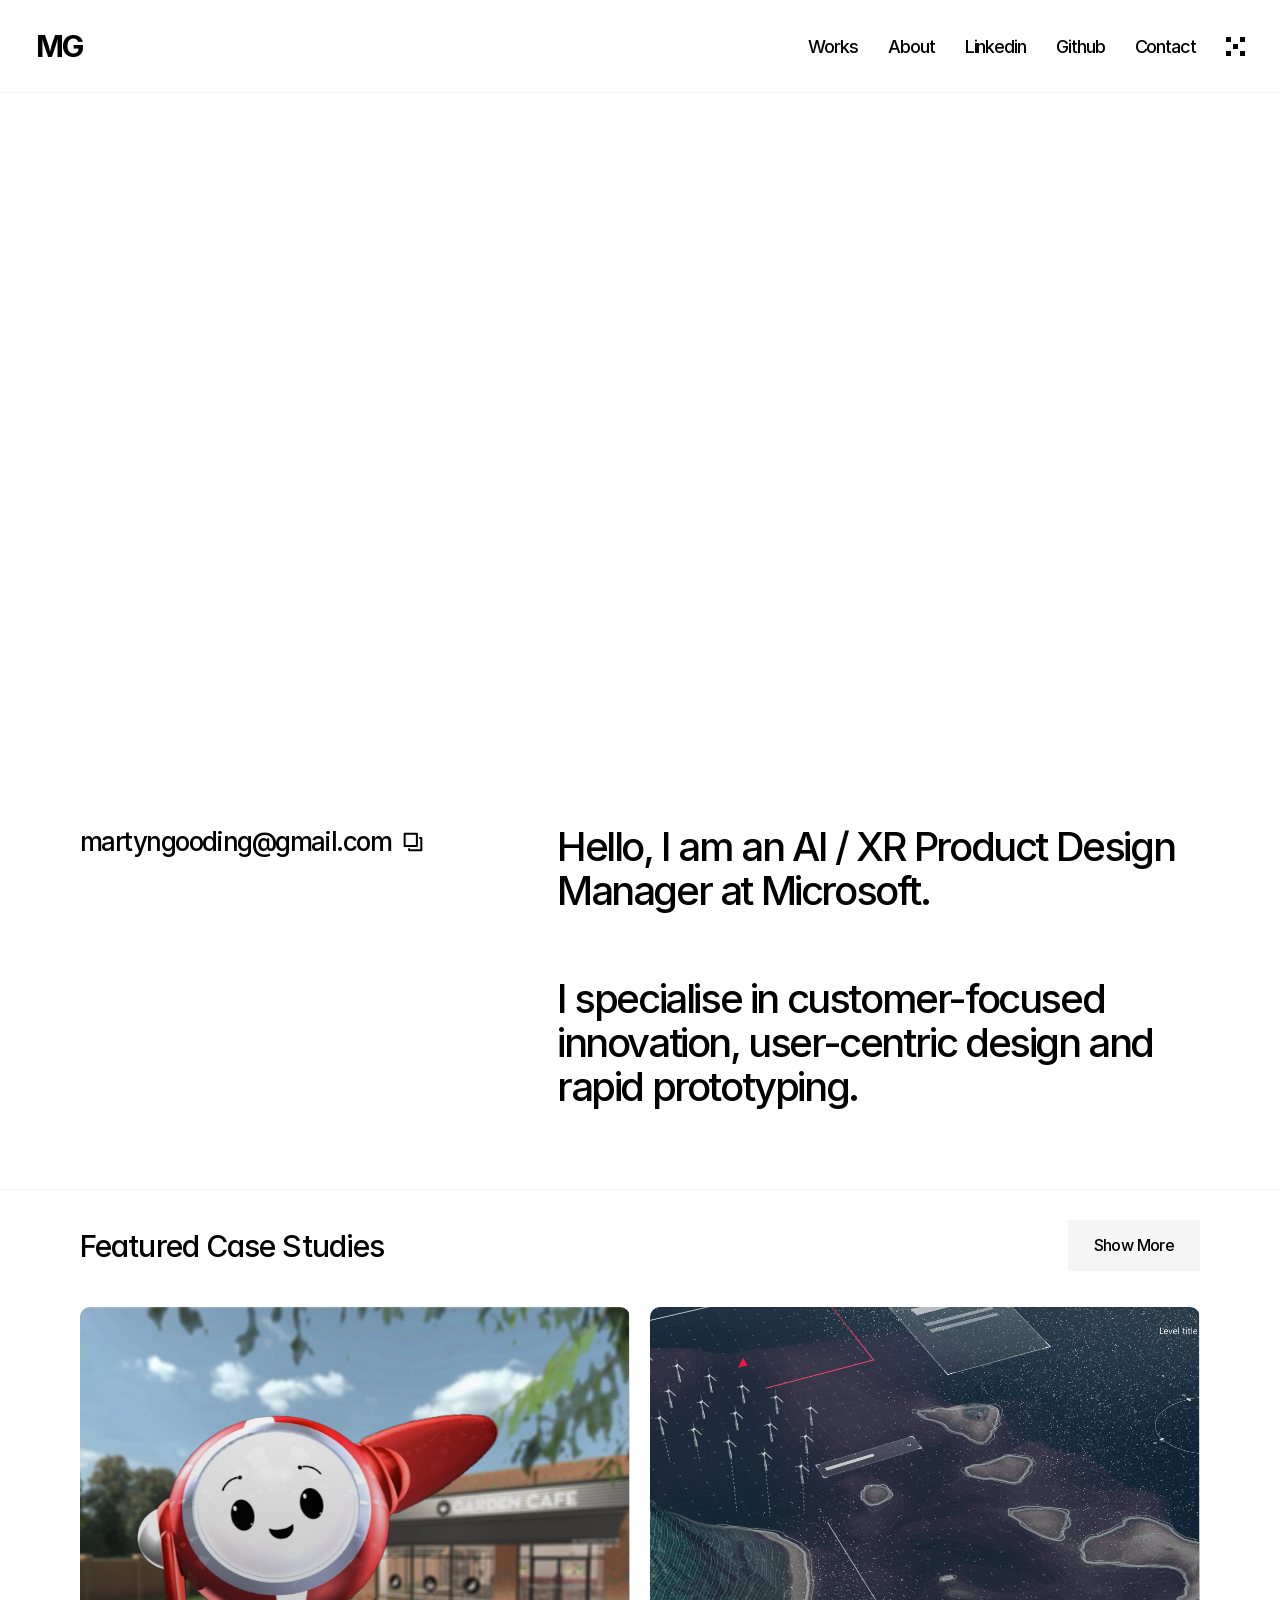
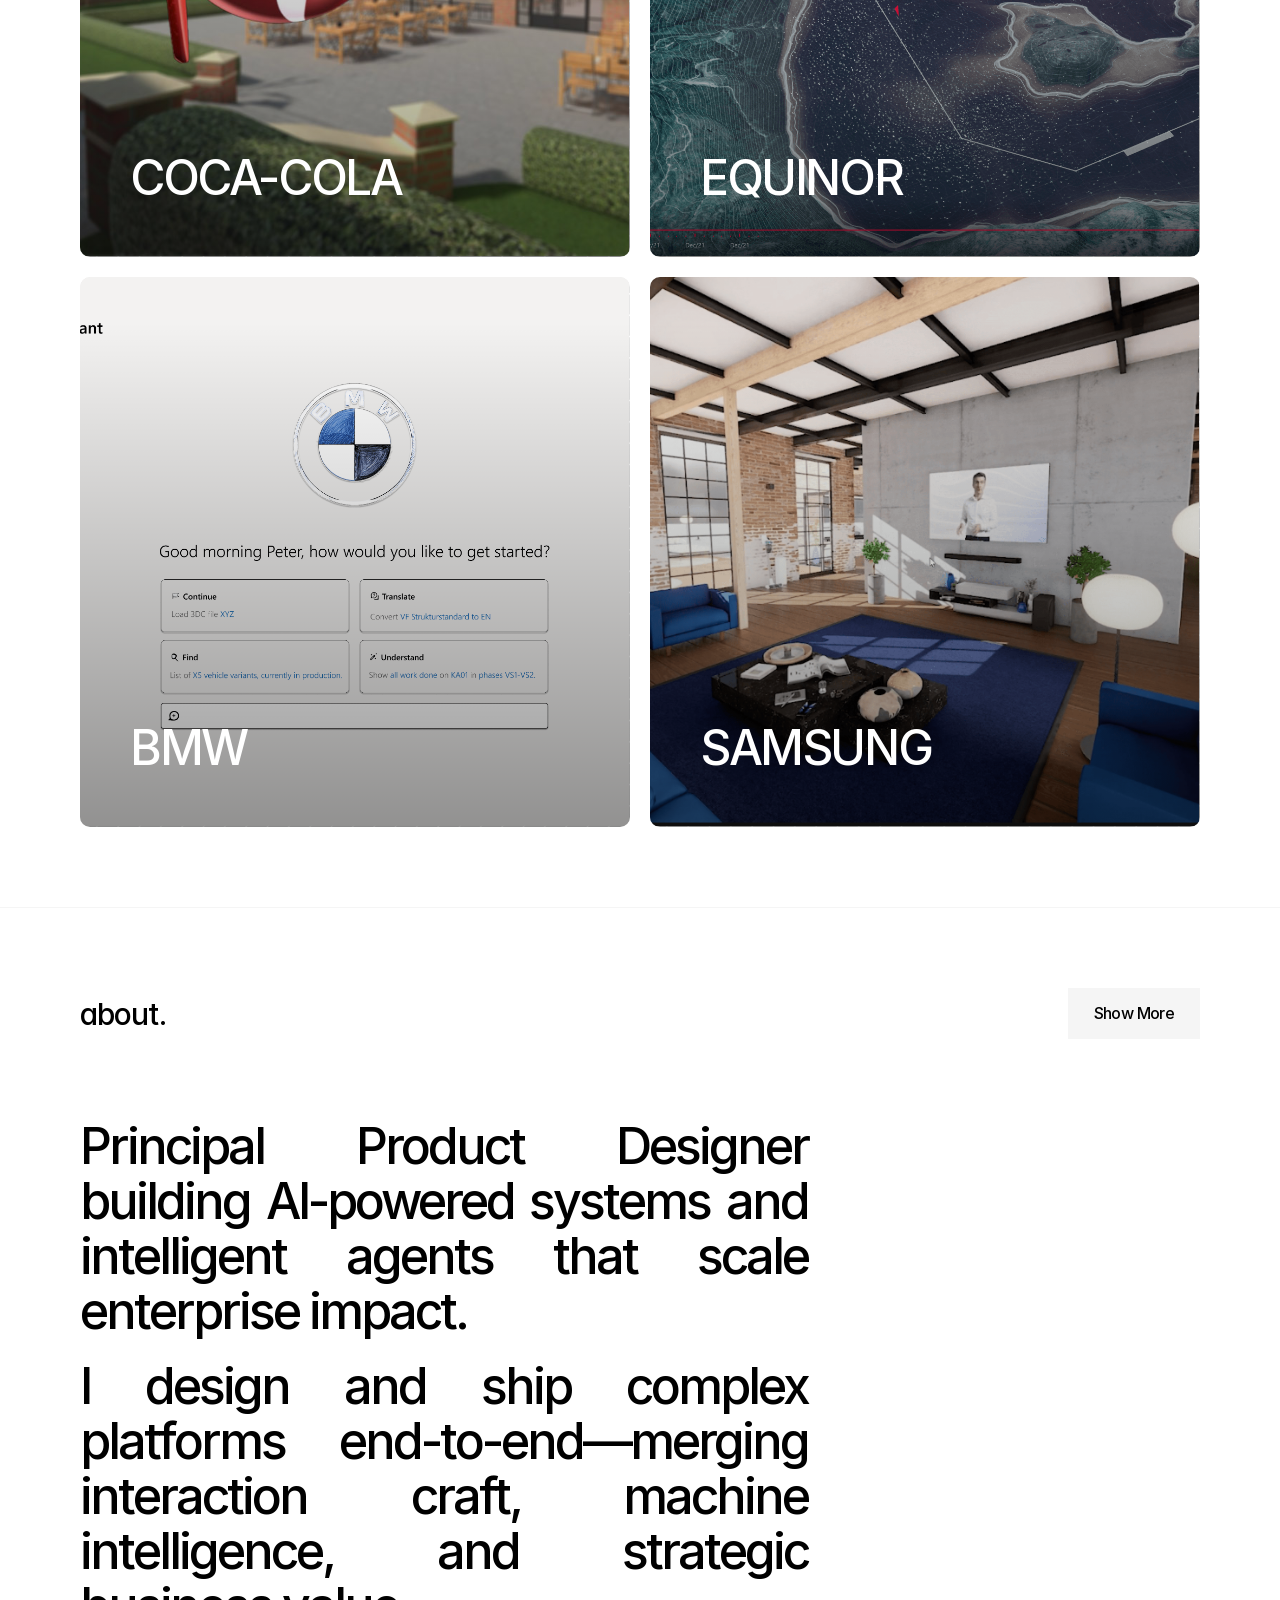
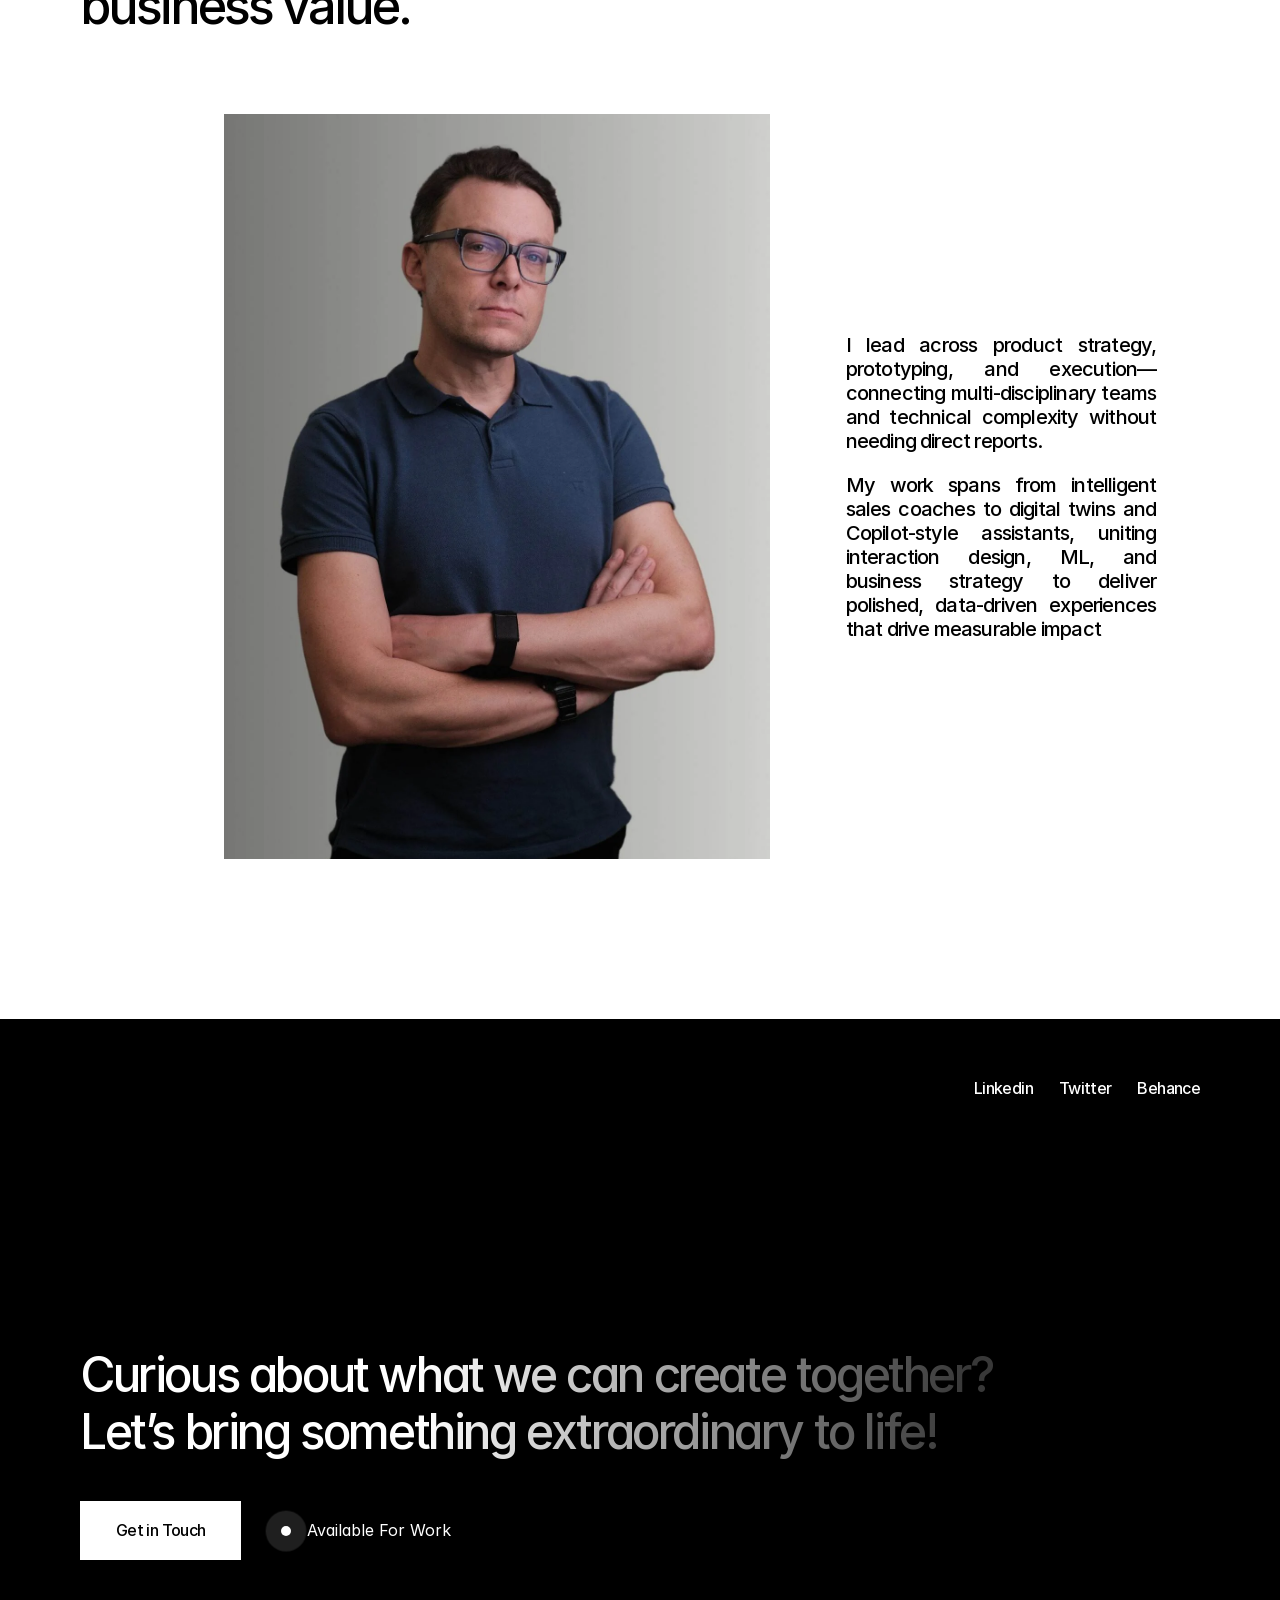
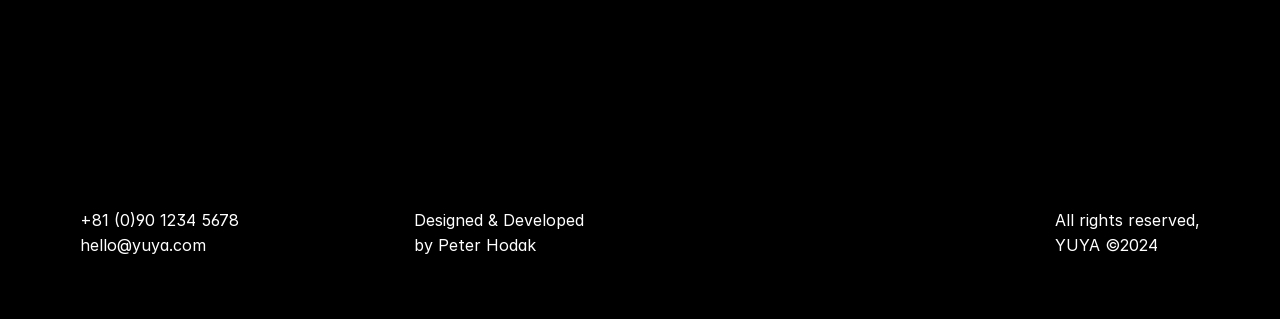
<file: index.html>
<!DOCTYPE html><!-- Made in Framer · framer.com ✨ --><!-- Published Jul 9, 2026, 10:10 AM UTC --><html lang="en" data-redirect-timezone="1"><head>
  <script id="framexporter-file-protocol-shim">(function(){if(location.protocol!=="file:")return;var M={"/about":"about/index.html","/contact":"contact/index.html","/":"index.html","/works/bmw":"works/bmw/index.html","/works/cch-digitaltwin":"works/cch-digitaltwin/index.html","/works/equinor":"works/equinor/index.html","/works":"works/index.html","/works/samsung-lu":"works/samsung-lu/index.html"};function norm(p){p=(p||"").split("?")[0].split("#")[0];return p.replace(/\/+$/,"")||"/"}function targetFor(route){var r=norm(route);var rel=M[r];if(!rel)return null;try{return new URL(rel,location.href)}catch(e){return null}}function go(route,useHistory){var t=targetFor(route);if(!t)return false;if(t.href===location.href){if(useHistory){try{history.replaceState(null,"",route)}catch(e){}}return true}location.href=t.href;return true}function patchHistory(fn){return function(s,t,u){if(typeof u!=="string"||u.charAt(0)!=="/"||u.charAt(1)==="/")return fn.apply(history,arguments);var t=targetFor(u);if(!t)return fn.apply(history,arguments);if(t.href===location.href)return fn.call(history,s,t,u);location.href=t.href}}history.pushState=patchHistory(history.pushState);history.replaceState=patchHistory(history.replaceState);document.addEventListener("click",function(e){var a=e.target&&e.target.closest?e.target.closest("a[href]"):null;if(!a)return;var h=a.getAttribute("href");if(!h||h.charAt(0)!=="/"||h.charAt(1)==="/")return;e.preventDefault();go(h,false)},true);go("/",true)})();</script>
  <script id="framexporter-framercms-shim">(function(){function sliceBuf(ab,rangeParam){var u8=new Uint8Array(ab),parts=rangeParam.split(","),total=0,i,p,from,to,chunk;for(i=0;i<parts.length;i++){p=parts[i].split("-");from=+p[0];to=+p[1]+1;total+=to-from;}var out=new Uint8Array(total),off=0;for(i=0;i<parts.length;i++){p=parts[i].split("-");from=+p[0];to=+p[1]+1;chunk=u8.subarray(from,to);out.set(chunk,off);off+=chunk.length;}return out.buffer;}function getUrl(input){if(typeof input==="string")return input;if(input&&typeof input.url==="string")return input.url;return null;}function parse(u){try{return new URL(u,location.href)}catch(e){return null;}}function fixPath(u){var s=u.toString();if(s.indexOf("/assets/assets/")>=0)return new URL(s.replace("/assets/assets/","/assets/"));if(s.indexOf("/cms/")>=0&&/\.framercms/i.test(s))return new URL(s.replace("/cms/","/assets/"));return u;}function needs(u){return u&&/\.framercms$/i.test(u.pathname)&&u.searchParams.has("range");}function strip(u){u=fixPath(u);var range=u.searchParams.get("range");u.searchParams.delete("range");return{clean:u.toString(),range:range};}function responseFromSlice(res,ab,range){var body=sliceBuf(ab,range);var h=new Headers(res.headers);h.delete("content-length");h.delete("content-range");return new Response(body,{status:200,statusText:res.statusText,headers:h});}var nativeFetch=window.fetch;if(!nativeFetch)return;function loadSlice(clean,range,init){return nativeFetch(clean,init).then(function(res){if(!res.ok)return res;return res.arrayBuffer().then(function(ab){return responseFromSlice(res,ab,range);});});}window.fetch=function(input,init){var url=getUrl(input);if(!url)return nativeFetch.apply(this,arguments);var u=parse(url);if(!needs(u))return nativeFetch.apply(this,arguments);var s=strip(u);return loadSlice(s.clean,s.range,init);};var XO=XMLHttpRequest.prototype.open,XS=XMLHttpRequest.prototype.send;XMLHttpRequest.prototype.open=function(m,url){this._feUrl=url;return XO.apply(this,arguments);};XMLHttpRequest.prototype.send=function(body){var url=this._feUrl;if(typeof url!=="string")return XS.apply(this,arguments);var u=parse(url);if(!needs(u))return XS.apply(this,arguments);var s=strip(u),xhr=this;loadSlice(s.clean,s.range).then(function(res){return res.arrayBuffer();}).then(function(ab){Object.defineProperty(xhr,"status",{value:200});Object.defineProperty(xhr,"readyState",{value:4});Object.defineProperty(xhr,"response",{value:ab});Object.defineProperty(xhr,"responseURL",{value:url});xhr.dispatchEvent(new Event("load"));xhr.dispatchEvent(new Event("loadend"));}).catch(function(){XS.call(xhr,body);});};})();</script>
  <script id="framexporter-cdn-map" type="application/json">{"/images/shared/6tTbkXggWgQCAJ4DO2QEdXXmgM.svg":"images/shared/6tTbkXggWgQCAJ4DO2QEdXXmgM.svg","/images/6tTbkXggWgQCAJ4DO2QEdXXmgM":"images/shared/6tTbkXggWgQCAJ4DO2QEdXXmgM.svg","/images/shared/11KSGbIZoRSg4pjdnUoif6MKHI.svg":"images/shared/11KSGbIZoRSg4pjdnUoif6MKHI.svg","/images/11KSGbIZoRSg4pjdnUoif6MKHI":"images/shared/11KSGbIZoRSg4pjdnUoif6MKHI.svg","/assets/5A3Ce6C9YYmCjpQx9M4inSaKU.woff2":"fonts/5A3Ce6C9YYmCjpQx9M4inSaKU.woff2","/assets/Qx95Xyt0Ka3SGhinnbXIGpEIyP4.woff2":"fonts/Qx95Xyt0Ka3SGhinnbXIGpEIyP4.woff2","/assets/6mJuEAguuIuMog10gGvH5d3cl8.woff2":"fonts/6mJuEAguuIuMog10gGvH5d3cl8.woff2","/assets/xYYWaj7wCU5zSQH0eXvSaS19wo.woff2":"fonts/xYYWaj7wCU5zSQH0eXvSaS19wo.woff2","/assets/otTaNuNpVK4RbdlT7zDDdKvQBA.woff2":"fonts/otTaNuNpVK4RbdlT7zDDdKvQBA.woff2","/assets/d3tHnaQIAeqiE5hGcRw4mmgWYU.woff2":"fonts/d3tHnaQIAeqiE5hGcRw4mmgWYU.woff2","/assets/DolVirEGb34pEXEp8t8FQBSK4.woff2":"fonts/DolVirEGb34pEXEp8t8FQBSK4.woff2","/assets/DpPBYI0sL4fYLgAkX8KXOPVt7c.woff2":"fonts/DpPBYI0sL4fYLgAkX8KXOPVt7c.woff2","/assets/4RAEQdEOrcnDkhHiiCbJOw92Lk.woff2":"fonts/4RAEQdEOrcnDkhHiiCbJOw92Lk.woff2","/assets/1K3W8DizY3v4emK8Mb08YHxTbs.woff2":"fonts/1K3W8DizY3v4emK8Mb08YHxTbs.woff2","/assets/tUSCtfYVM1I1IchuyCwz9gDdQ.woff2":"fonts/tUSCtfYVM1I1IchuyCwz9gDdQ.woff2","/assets/VgYFWiwsAC5OYxAycRXXvhze58.woff2":"fonts/VgYFWiwsAC5OYxAycRXXvhze58.woff2","/assets/DXD0Q7LSl7HEvDzucnyLnGBHM.woff2":"fonts/DXD0Q7LSl7HEvDzucnyLnGBHM.woff2","/assets/GIryZETIX4IFypco5pYZONKhJIo.woff2":"fonts/GIryZETIX4IFypco5pYZONKhJIo.woff2","/assets/H89BbHkbHDzlxZzxi8uPzTsp90.woff2":"fonts/H89BbHkbHDzlxZzxi8uPzTsp90.woff2","/assets/u6gJwDuwB143kpNK1T1MDKDWkMc.woff2":"fonts/u6gJwDuwB143kpNK1T1MDKDWkMc.woff2","/assets/43sJ6MfOPh1LCJt46OvyDuSbA6o.woff2":"fonts/43sJ6MfOPh1LCJt46OvyDuSbA6o.woff2","/assets/wccHG0r4gBDAIRhfHiOlq6oEkqw.woff2":"fonts/wccHG0r4gBDAIRhfHiOlq6oEkqw.woff2","/assets/WZ367JPwf9bRW6LdTHN8rXgSjw.woff2":"fonts/WZ367JPwf9bRW6LdTHN8rXgSjw.woff2","/assets/QxmhnWTzLtyjIiZcfaLIJ8EFBXU.woff2":"fonts/QxmhnWTzLtyjIiZcfaLIJ8EFBXU.woff2","/assets/2A4Xx7CngadFGlVV4xrO06OBHY.woff2":"fonts/2A4Xx7CngadFGlVV4xrO06OBHY.woff2","/assets/khkJkwSL66WFg8SX6Wa726c.woff2":"fonts/khkJkwSL66WFg8SX6Wa726c.woff2","/assets/0E7IMbDzcGABpBwwqNEt60wU0w.woff2":"fonts/0E7IMbDzcGABpBwwqNEt60wU0w.woff2","/assets/NTJ0nQgIF0gcDelS14zQ9NR9Q.woff2":"fonts/NTJ0nQgIF0gcDelS14zQ9NR9Q.woff2","/assets/QrcNhgEPfRl0LS8qz5Ln8olanl8.woff2":"fonts/QrcNhgEPfRl0LS8qz5Ln8olanl8.woff2","/assets/JEXmejW8mXOYMtt0hyRg811kHac.woff2":"fonts/JEXmejW8mXOYMtt0hyRg811kHac.woff2","/assets/ksvR4VsLksjpSwnC2fPgHRNMw.woff2":"fonts/ksvR4VsLksjpSwnC2fPgHRNMw.woff2","/assets/uy9s0iWuxiNnVt8EpTI3gzohpwo.woff2":"fonts/uy9s0iWuxiNnVt8EpTI3gzohpwo.woff2","/assets/5vvr9Vy74if2I6bQbJvbw7SY1pQ.woff2":"fonts/5vvr9Vy74if2I6bQbJvbw7SY1pQ.woff2","/assets/EOr0mi4hNtlgWNn9if640EZzXCo.woff2":"fonts/EOr0mi4hNtlgWNn9if640EZzXCo.woff2","/assets/Y9k9QrlZAqio88Klkmbd8VoMQc.woff2":"fonts/Y9k9QrlZAqio88Klkmbd8VoMQc.woff2","/assets/OYrD2tBIBPvoJXiIHnLoOXnY9M.woff2":"fonts/OYrD2tBIBPvoJXiIHnLoOXnY9M.woff2","/assets/JeYwfuaPfZHQhEG8U5gtPDZ7WQ.woff2":"fonts/JeYwfuaPfZHQhEG8U5gtPDZ7WQ.woff2","/assets/GrgcKwrN6d3Uz8EwcLHZxwEfC4.woff2":"fonts/GrgcKwrN6d3Uz8EwcLHZxwEfC4.woff2","/assets/b6Y37FthZeALduNqHicBT6FutY.woff2":"fonts/b6Y37FthZeALduNqHicBT6FutY.woff2","/assets/05KsVHGDmqXSBXM4yRZ65P8i0s.woff2":"fonts/05KsVHGDmqXSBXM4yRZ65P8i0s.woff2","/assets/ky8ovPukK4dJ1Pxq74qGhOqCYI.woff2":"fonts/ky8ovPukK4dJ1Pxq74qGhOqCYI.woff2","/assets/vvNSqIj42qeQ2bvCRBIWKHscrc.woff2":"fonts/vvNSqIj42qeQ2bvCRBIWKHscrc.woff2","/assets/3ZmXbBKToJifDV9gwcifVd1tEY.woff2":"fonts/3ZmXbBKToJifDV9gwcifVd1tEY.woff2","/assets/FNfhX3dt4ChuLJq2PwdlxHO7PU.woff2":"fonts/FNfhX3dt4ChuLJq2PwdlxHO7PU.woff2","/assets/g0c8vEViiXNlKAgI4Ymmk3Ig.woff2":"fonts/g0c8vEViiXNlKAgI4Ymmk3Ig.woff2","/assets/efTfQcBJ53kM2pB1hezSZ3RDUFs.woff2":"fonts/efTfQcBJ53kM2pB1hezSZ3RDUFs.woff2","/assets/hyOgCu0Xnghbimh0pE8QTvtt2AU.woff2":"fonts/hyOgCu0Xnghbimh0pE8QTvtt2AU.woff2","/assets/NeGmSOXrPBfEFIy5YZeHq17LEDA.woff2":"fonts/NeGmSOXrPBfEFIy5YZeHq17LEDA.woff2","/assets/oYaAX5himiTPYuN8vLWnqBbfD2s.woff2":"fonts/oYaAX5himiTPYuN8vLWnqBbfD2s.woff2","/assets/lEJLP4R0yuCaMCjSXYHtJw72M.woff2":"fonts/lEJLP4R0yuCaMCjSXYHtJw72M.woff2","/assets/cRJyLNuTJR5jbyKzGi33wU9cqIQ.woff2":"fonts/cRJyLNuTJR5jbyKzGi33wU9cqIQ.woff2","/assets/1ZFS7N918ojhhd0nQWdj3jz4w.woff2":"fonts/1ZFS7N918ojhhd0nQWdj3jz4w.woff2","/assets/A0Wcc7NgXMjUuFdquHDrIZpzZw0.woff2":"fonts/A0Wcc7NgXMjUuFdquHDrIZpzZw0.woff2","/assets/vxBnBhH8768IFAXAb4Qf6wQHKs.woff2":"fonts/vxBnBhH8768IFAXAb4Qf6wQHKs.woff2","/assets/zSsEuoJdh8mcFVk976C05ZfQr8.woff2":"fonts/zSsEuoJdh8mcFVk976C05ZfQr8.woff2","/assets/b8ezwLrN7h2AUoPEENcsTMVJ0.woff2":"fonts/b8ezwLrN7h2AUoPEENcsTMVJ0.woff2","/assets/mvNEIBLyHbscgHtwfsByjXUz3XY.woff2":"fonts/mvNEIBLyHbscgHtwfsByjXUz3XY.woff2","/assets/6FI2EneKzM3qBy5foOZXey7coCA.woff2":"fonts/6FI2EneKzM3qBy5foOZXey7coCA.woff2","/assets/qrVgiXNd6RuQjETYQiVQ9nqCk.woff2":"fonts/qrVgiXNd6RuQjETYQiVQ9nqCk.woff2","/assets/NHHeAKJVP0ZWHk5YZnQQChIsBM.woff2":"fonts/NHHeAKJVP0ZWHk5YZnQQChIsBM.woff2","/assets/vQyevYAyHtARFwPqUzQGpnDs.woff2":"fonts/vQyevYAyHtARFwPqUzQGpnDs.woff2","/images/shared/KgCKAN78DWLgvAgK3CxWe7ylK9o.png":"images/shared/KgCKAN78DWLgvAgK3CxWe7ylK9o.png","/images/KgCKAN78DWLgvAgK3CxWe7ylK9o":"images/shared/KgCKAN78DWLgvAgK3CxWe7ylK9o.png","/images/shared/cmIuyZbvGXvbeI3KrZlAVmPyXk.png":"images/shared/cmIuyZbvGXvbeI3KrZlAVmPyXk.png","/images/cmIuyZbvGXvbeI3KrZlAVmPyXk":"images/shared/cmIuyZbvGXvbeI3KrZlAVmPyXk.png","/images/shared/csaSuIet1LU8yJrkuaQ2NV3ngYw.png":"images/shared/csaSuIet1LU8yJrkuaQ2NV3ngYw.png","/images/csaSuIet1LU8yJrkuaQ2NV3ngYw":"images/shared/csaSuIet1LU8yJrkuaQ2NV3ngYw.png","/images/_archive/AqB43QtZJGX18cPnVLx27RjcU.png":"images/_archive/AqB43QtZJGX18cPnVLx27RjcU.png","/images/AqB43QtZJGX18cPnVLx27RjcU":"images/_archive/AqB43QtZJGX18cPnVLx27RjcU.png","/assets/CfMzU8w2e7tHgF4T4rATMPuWosA.woff2":"fonts/CfMzU8w2e7tHgF4T4rATMPuWosA.woff2","/assets/867QObYax8ANsfX4TGEVU9YiCM.woff2":"fonts/867QObYax8ANsfX4TGEVU9YiCM.woff2","/assets/Oyn2ZbENFdnW7mt2Lzjk1h9Zb9k.woff2":"fonts/Oyn2ZbENFdnW7mt2Lzjk1h9Zb9k.woff2","/assets/cdAe8hgZ1cMyLu9g005pAW3xMo.woff2":"fonts/cdAe8hgZ1cMyLu9g005pAW3xMo.woff2","/assets/DOfvtmE1UplCq161m6Hj8CSQYg.woff2":"fonts/DOfvtmE1UplCq161m6Hj8CSQYg.woff2","/assets/vFzuJY0c65av44uhEKB6vyjFMg.woff2":"fonts/vFzuJY0c65av44uhEKB6vyjFMg.woff2","/assets/tKtBcDnBMevsEEJKdNGhhkLzYo.woff2":"fonts/tKtBcDnBMevsEEJKdNGhhkLzYo.woff2","/images/about/WDImWMoSvqgQtnh9zNy7Fj5aI.jpeg":"images/about/WDImWMoSvqgQtnh9zNy7Fj5aI.jpeg","/images/WDImWMoSvqgQtnh9zNy7Fj5aI":"images/about/WDImWMoSvqgQtnh9zNy7Fj5aI.jpeg","/images/about/5ptRykDPXsA3G0viLbIJLBG2I.svg":"images/about/5ptRykDPXsA3G0viLbIJLBG2I.svg","/images/5ptRykDPXsA3G0viLbIJLBG2I":"images/about/5ptRykDPXsA3G0viLbIJLBG2I.svg","/images/about/zwIWhbdgQXRwHa5sCxm0vU1E1xM.svg":"images/about/zwIWhbdgQXRwHa5sCxm0vU1E1xM.svg","/images/zwIWhbdgQXRwHa5sCxm0vU1E1xM":"images/about/zwIWhbdgQXRwHa5sCxm0vU1E1xM.svg","/images/about/sMikj3o7KtJ15dQjBNZE2LXH8.svg":"images/about/sMikj3o7KtJ15dQjBNZE2LXH8.svg","/images/sMikj3o7KtJ15dQjBNZE2LXH8":"images/about/sMikj3o7KtJ15dQjBNZE2LXH8.svg","/images/about/vGbZ9NqqXCatpLzcHNfoRZiGPQE.svg":"images/about/vGbZ9NqqXCatpLzcHNfoRZiGPQE.svg","/images/vGbZ9NqqXCatpLzcHNfoRZiGPQE":"images/about/vGbZ9NqqXCatpLzcHNfoRZiGPQE.svg","/images/about/w8L6nh6vOOW1ydbryjucHkTZfPI.svg":"images/about/w8L6nh6vOOW1ydbryjucHkTZfPI.svg","/images/w8L6nh6vOOW1ydbryjucHkTZfPI":"images/about/w8L6nh6vOOW1ydbryjucHkTZfPI.svg","/images/about/gRGMuorkPcsUMtbaeoyTUUzlZLo.svg":"images/about/gRGMuorkPcsUMtbaeoyTUUzlZLo.svg","/images/gRGMuorkPcsUMtbaeoyTUUzlZLo":"images/about/gRGMuorkPcsUMtbaeoyTUUzlZLo.svg","/images/about/XtsU0wisGzN85jei7k4J6dlmfZI.jpeg":"images/about/XtsU0wisGzN85jei7k4J6dlmfZI.jpeg","/images/XtsU0wisGzN85jei7k4J6dlmfZI":"images/about/XtsU0wisGzN85jei7k4J6dlmfZI.jpeg","/images/about/YR26TNo3hsv0t4LlvIJsYAezJg.png":"images/about/YR26TNo3hsv0t4LlvIJsYAezJg.png","/images/YR26TNo3hsv0t4LlvIJsYAezJg":"images/about/YR26TNo3hsv0t4LlvIJsYAezJg.png","/images/shared/0LVsuVzdIGRz7zTAxTF4jhEKro.jpg":"images/shared/0LVsuVzdIGRz7zTAxTF4jhEKro.jpg","/images/0LVsuVzdIGRz7zTAxTF4jhEKro":"images/shared/0LVsuVzdIGRz7zTAxTF4jhEKro.jpg","/images/shared/ACafY6vzHB0xyFGl7Pd9dQTvaqA.png":"images/shared/ACafY6vzHB0xyFGl7Pd9dQTvaqA.png","/images/ACafY6vzHB0xyFGl7Pd9dQTvaqA":"images/shared/ACafY6vzHB0xyFGl7Pd9dQTvaqA.png","/images/shared/v6tvhEfh75uNqTlHHBeCUQqcof0.png":"images/shared/v6tvhEfh75uNqTlHHBeCUQqcof0.png","/images/v6tvhEfh75uNqTlHHBeCUQqcof0":"images/shared/v6tvhEfh75uNqTlHHBeCUQqcof0.png","/images/works/bmw/I4KluRint693YKeq6fISIOd1G0Q.png":"images/works/bmw/I4KluRint693YKeq6fISIOd1G0Q.png","/images/I4KluRint693YKeq6fISIOd1G0Q":"images/works/bmw/I4KluRint693YKeq6fISIOd1G0Q.png","/images/works/bmw/2ClKzVFnAgDvRgKBG1LpcH4gkSU.png":"images/works/bmw/2ClKzVFnAgDvRgKBG1LpcH4gkSU.png","/images/2ClKzVFnAgDvRgKBG1LpcH4gkSU":"images/works/bmw/2ClKzVFnAgDvRgKBG1LpcH4gkSU.png","/images/works/bmw/NZJCToz0jtuHYvH4rVu5pI6dEk.png":"images/works/bmw/NZJCToz0jtuHYvH4rVu5pI6dEk.png","/images/NZJCToz0jtuHYvH4rVu5pI6dEk":"images/works/bmw/NZJCToz0jtuHYvH4rVu5pI6dEk.png","/images/_archive/gsZOwL8HeTDaSDPVN0wse9Subms.png":"images/_archive/gsZOwL8HeTDaSDPVN0wse9Subms.png","/images/gsZOwL8HeTDaSDPVN0wse9Subms":"images/_archive/gsZOwL8HeTDaSDPVN0wse9Subms.png","/images/works/bmw/HXUXTmUvkKDzo7g1arBhTpPRc.jpg":"images/works/bmw/HXUXTmUvkKDzo7g1arBhTpPRc.jpg","/images/HXUXTmUvkKDzo7g1arBhTpPRc":"images/works/bmw/HXUXTmUvkKDzo7g1arBhTpPRc.jpg","/images/works/bmw/v11K4KudpwMo7MUx6xLBzuWZmaw.jpg":"images/works/bmw/v11K4KudpwMo7MUx6xLBzuWZmaw.jpg","/images/v11K4KudpwMo7MUx6xLBzuWZmaw":"images/works/bmw/v11K4KudpwMo7MUx6xLBzuWZmaw.jpg","/images/shared/fqfdzoFm1rEl96f8j7EZork83A.png":"images/shared/fqfdzoFm1rEl96f8j7EZork83A.png","/images/fqfdzoFm1rEl96f8j7EZork83A":"images/shared/fqfdzoFm1rEl96f8j7EZork83A.png","/images/works/samsung-lu/zlrzw47Wu3xmuPXO92W0c6fFro.png":"images/works/samsung-lu/zlrzw47Wu3xmuPXO92W0c6fFro.png","/images/zlrzw47Wu3xmuPXO92W0c6fFro":"images/works/samsung-lu/zlrzw47Wu3xmuPXO92W0c6fFro.png","/images/works/samsung-lu/1zCJ2OVPwvaduny7wG5Gmg.png":"images/works/samsung-lu/1zCJ2OVPwvaduny7wG5Gmg.png","/images/1zCJ2OVPwvaduny7wG5Gmg":"images/works/samsung-lu/1zCJ2OVPwvaduny7wG5Gmg.png","/images/works/samsung-lu/WPZ4NoP3dSy6pxG9FcIZyXEEYsY.png":"images/works/samsung-lu/WPZ4NoP3dSy6pxG9FcIZyXEEYsY.png","/images/WPZ4NoP3dSy6pxG9FcIZyXEEYsY":"images/works/samsung-lu/WPZ4NoP3dSy6pxG9FcIZyXEEYsY.png","/images/works/samsung-lu/N8VZoPwo16xgLzuKcdl1LpWt41Q.png":"images/works/samsung-lu/N8VZoPwo16xgLzuKcdl1LpWt41Q.png","/images/N8VZoPwo16xgLzuKcdl1LpWt41Q":"images/works/samsung-lu/N8VZoPwo16xgLzuKcdl1LpWt41Q.png","/images/works/samsung-lu/hwCorDTdbm041GrrY0cWU2HmM.png":"images/works/samsung-lu/hwCorDTdbm041GrrY0cWU2HmM.png","/images/hwCorDTdbm041GrrY0cWU2HmM":"images/works/samsung-lu/hwCorDTdbm041GrrY0cWU2HmM.png","/images/_archive/Zmc1HWX7mAtdYWWkfFRkBw4ECc.png":"images/_archive/Zmc1HWX7mAtdYWWkfFRkBw4ECc.png","/images/Zmc1HWX7mAtdYWWkfFRkBw4ECc":"images/_archive/Zmc1HWX7mAtdYWWkfFRkBw4ECc.png","/images/_archive/ngA0IzpmuKrDed0tNwyliU914.png":"images/_archive/ngA0IzpmuKrDed0tNwyliU914.png","/images/ngA0IzpmuKrDed0tNwyliU914":"images/_archive/ngA0IzpmuKrDed0tNwyliU914.png","/images/works/samsung-lu/yp9spvRnbG944w7BKKFfEini0JM.jpeg":"images/works/samsung-lu/yp9spvRnbG944w7BKKFfEini0JM.jpeg","/images/yp9spvRnbG944w7BKKFfEini0JM":"images/works/samsung-lu/yp9spvRnbG944w7BKKFfEini0JM.jpeg","/images/works/samsung-lu/rovPJPLKP4jd9wguHxjL8KQc.jpeg":"images/works/samsung-lu/rovPJPLKP4jd9wguHxjL8KQc.jpeg","/images/rovPJPLKP4jd9wguHxjL8KQc":"images/works/samsung-lu/rovPJPLKP4jd9wguHxjL8KQc.jpeg","/images/works/samsung-lu/aRY6nEt12sS7pyAYJnFvzTFIq9E.jpeg":"images/works/samsung-lu/aRY6nEt12sS7pyAYJnFvzTFIq9E.jpeg","/images/aRY6nEt12sS7pyAYJnFvzTFIq9E":"images/works/samsung-lu/aRY6nEt12sS7pyAYJnFvzTFIq9E.jpeg","/images/works/samsung-lu/LwtyNHNtAusxMOlNyPqzKZW0mxE.jpeg":"images/works/samsung-lu/LwtyNHNtAusxMOlNyPqzKZW0mxE.jpeg","/images/LwtyNHNtAusxMOlNyPqzKZW0mxE":"images/works/samsung-lu/LwtyNHNtAusxMOlNyPqzKZW0mxE.jpeg","/images/works/samsung-lu/LzFzmWf4OcpqQzczZ4ohKEFO5c.jpeg":"images/works/samsung-lu/LzFzmWf4OcpqQzczZ4ohKEFO5c.jpeg","/images/LzFzmWf4OcpqQzczZ4ohKEFO5c":"images/works/samsung-lu/LzFzmWf4OcpqQzczZ4ohKEFO5c.jpeg","/images/works/samsung-lu/YyV2ACnpUMetSsrUjbzR9qQzWE.jpeg":"images/works/samsung-lu/YyV2ACnpUMetSsrUjbzR9qQzWE.jpeg","/images/YyV2ACnpUMetSsrUjbzR9qQzWE":"images/works/samsung-lu/YyV2ACnpUMetSsrUjbzR9qQzWE.jpeg","/images/works/samsung-lu/WWfilRyzBVsbahJD1HrnyuFlng.jpeg":"images/works/samsung-lu/WWfilRyzBVsbahJD1HrnyuFlng.jpeg","/images/WWfilRyzBVsbahJD1HrnyuFlng":"images/works/samsung-lu/WWfilRyzBVsbahJD1HrnyuFlng.jpeg","/images/_archive/fZrRE6jNvSg4gqScYLN5JyRBpY.jpeg":"images/_archive/fZrRE6jNvSg4gqScYLN5JyRBpY.jpeg","/images/fZrRE6jNvSg4gqScYLN5JyRBpY":"images/_archive/fZrRE6jNvSg4gqScYLN5JyRBpY.jpeg","/images/_archive/RqNmi0Pz9c376oZhuA7p0KPQm8.jpeg":"images/_archive/RqNmi0Pz9c376oZhuA7p0KPQm8.jpeg","/images/RqNmi0Pz9c376oZhuA7p0KPQm8":"images/_archive/RqNmi0Pz9c376oZhuA7p0KPQm8.jpeg","/images/works/samsung-lu/KZEmEMVkReOYNiaU96TsdSGPM0.jpeg":"images/works/samsung-lu/KZEmEMVkReOYNiaU96TsdSGPM0.jpeg","/images/KZEmEMVkReOYNiaU96TsdSGPM0":"images/works/samsung-lu/KZEmEMVkReOYNiaU96TsdSGPM0.jpeg","/images/works/samsung-lu/0looytLa3DbevHtzVOdQ6p0ipYY.jpeg":"images/works/samsung-lu/0looytLa3DbevHtzVOdQ6p0ipYY.jpeg","/images/0looytLa3DbevHtzVOdQ6p0ipYY":"images/works/samsung-lu/0looytLa3DbevHtzVOdQ6p0ipYY.jpeg","/images/works/samsung-lu/M7xMV50MaYNHS0HHVXtOpLO22KA.jpeg":"images/works/samsung-lu/M7xMV50MaYNHS0HHVXtOpLO22KA.jpeg","/images/M7xMV50MaYNHS0HHVXtOpLO22KA":"images/works/samsung-lu/M7xMV50MaYNHS0HHVXtOpLO22KA.jpeg","/images/works/samsung-lu/k2ZS06msq1jNErklwOzACirqdU.jpeg":"images/works/samsung-lu/k2ZS06msq1jNErklwOzACirqdU.jpeg","/images/k2ZS06msq1jNErklwOzACirqdU":"images/works/samsung-lu/k2ZS06msq1jNErklwOzACirqdU.jpeg","/images/_archive/sL4a4afMk1NlOkVzoXmYaTL2Zc.jpeg":"images/_archive/sL4a4afMk1NlOkVzoXmYaTL2Zc.jpeg","/images/sL4a4afMk1NlOkVzoXmYaTL2Zc":"images/_archive/sL4a4afMk1NlOkVzoXmYaTL2Zc.jpeg","/images/_archive/zVi59EASahTVzUXQTnDSBiJ8kLw.png":"images/_archive/zVi59EASahTVzUXQTnDSBiJ8kLw.png","/images/zVi59EASahTVzUXQTnDSBiJ8kLw":"images/_archive/zVi59EASahTVzUXQTnDSBiJ8kLw.png","/images/_archive/FejZnmmIuuCkxm3HRslxysgbw.png":"images/_archive/FejZnmmIuuCkxm3HRslxysgbw.png","/images/FejZnmmIuuCkxm3HRslxysgbw":"images/_archive/FejZnmmIuuCkxm3HRslxysgbw.png","/images/_archive/Tks8MH70jLQ4XrgI37YbROVFS8.png":"images/_archive/Tks8MH70jLQ4XrgI37YbROVFS8.png","/images/Tks8MH70jLQ4XrgI37YbROVFS8":"images/_archive/Tks8MH70jLQ4XrgI37YbROVFS8.png","/images/_archive/4Ui9SUgJXUMaDoXNLYwCPjZUMM.png":"images/_archive/4Ui9SUgJXUMaDoXNLYwCPjZUMM.png","/images/4Ui9SUgJXUMaDoXNLYwCPjZUMM":"images/_archive/4Ui9SUgJXUMaDoXNLYwCPjZUMM.png","/images/_archive/GhTMP47lFwBeaV6xTD1n3d7eHQ.gif":"images/_archive/GhTMP47lFwBeaV6xTD1n3d7eHQ.gif","/images/GhTMP47lFwBeaV6xTD1n3d7eHQ":"images/_archive/GhTMP47lFwBeaV6xTD1n3d7eHQ.gif","/images/_archive/dxQy8zBMPyYQHyeUgmzacgs10E.gif":"images/_archive/dxQy8zBMPyYQHyeUgmzacgs10E.gif","/images/dxQy8zBMPyYQHyeUgmzacgs10E":"images/_archive/dxQy8zBMPyYQHyeUgmzacgs10E.gif","/images/_archive/hlUM38MpsIxm4d5DGv9bxImc0.gif":"images/_archive/hlUM38MpsIxm4d5DGv9bxImc0.gif","/images/hlUM38MpsIxm4d5DGv9bxImc0":"images/_archive/hlUM38MpsIxm4d5DGv9bxImc0.gif","/images/_archive/6HTbCKoW9mcBWgcDR4bz4RCzw3I.gif":"images/_archive/6HTbCKoW9mcBWgcDR4bz4RCzw3I.gif","/images/6HTbCKoW9mcBWgcDR4bz4RCzw3I":"images/_archive/6HTbCKoW9mcBWgcDR4bz4RCzw3I.gif","/images/_archive/4FlITkd7fX1RkNAUBxePZum9GA.gif":"images/_archive/4FlITkd7fX1RkNAUBxePZum9GA.gif","/images/4FlITkd7fX1RkNAUBxePZum9GA":"images/_archive/4FlITkd7fX1RkNAUBxePZum9GA.gif","/images/_archive/ODVvEPYdFMmS3Cy8LM9vURPqVY.png":"images/_archive/ODVvEPYdFMmS3Cy8LM9vURPqVY.png","/images/ODVvEPYdFMmS3Cy8LM9vURPqVY":"images/_archive/ODVvEPYdFMmS3Cy8LM9vURPqVY.png","/images/_archive/1nNWYteqveMOLBrM6v7xLeNEQ8w.png":"images/_archive/1nNWYteqveMOLBrM6v7xLeNEQ8w.png","/images/1nNWYteqveMOLBrM6v7xLeNEQ8w":"images/_archive/1nNWYteqveMOLBrM6v7xLeNEQ8w.png","/images/_archive/gMIYSgz6JTFZzKiq7J7Rl1O6E.png":"images/_archive/gMIYSgz6JTFZzKiq7J7Rl1O6E.png","/images/gMIYSgz6JTFZzKiq7J7Rl1O6E":"images/_archive/gMIYSgz6JTFZzKiq7J7Rl1O6E.png","/images/_archive/PZjosS0DBIUA4MjU0orVmaGtM.png":"images/_archive/PZjosS0DBIUA4MjU0orVmaGtM.png","/images/PZjosS0DBIUA4MjU0orVmaGtM":"images/_archive/PZjosS0DBIUA4MjU0orVmaGtM.png","/images/_archive/4jgK0qFNye35RpGaumArZcb5uHg.png":"images/_archive/4jgK0qFNye35RpGaumArZcb5uHg.png","/images/4jgK0qFNye35RpGaumArZcb5uHg":"images/_archive/4jgK0qFNye35RpGaumArZcb5uHg.png","/images/_archive/uk3h0Rn8JTrW7zpafBJ4i7RnBQ.png":"images/_archive/uk3h0Rn8JTrW7zpafBJ4i7RnBQ.png","/images/uk3h0Rn8JTrW7zpafBJ4i7RnBQ":"images/_archive/uk3h0Rn8JTrW7zpafBJ4i7RnBQ.png","/images/_archive/hIcNuFbG0T9izDtITxgq780WU0.png":"images/_archive/hIcNuFbG0T9izDtITxgq780WU0.png","/images/hIcNuFbG0T9izDtITxgq780WU0":"images/_archive/hIcNuFbG0T9izDtITxgq780WU0.png","/images/_archive/myxOIwaSPzYNSuuks8WgnHg8Ao.png":"images/_archive/myxOIwaSPzYNSuuks8WgnHg8Ao.png","/images/myxOIwaSPzYNSuuks8WgnHg8Ao":"images/_archive/myxOIwaSPzYNSuuks8WgnHg8Ao.png","/images/_archive/pGiXYozQ3mE4cilNOItfe2L2fUA.svg":"images/_archive/pGiXYozQ3mE4cilNOItfe2L2fUA.svg","/images/pGiXYozQ3mE4cilNOItfe2L2fUA":"images/_archive/pGiXYozQ3mE4cilNOItfe2L2fUA.svg","/third-party-assets/fontshare/":"assets/fontshare.bin","/assets/MLWPbW1dUQawJLhhun3dBwpgJak.mp4":"images/_archive/MLWPbW1dUQawJLhhun3dBwpgJak.mp4","/images/_archive/5ILRvlYXf72kHSVHqpa3snGzjU.jpg":"images/_archive/5ILRvlYXf72kHSVHqpa3snGzjU.jpg","/images/5ILRvlYXf72kHSVHqpa3snGzjU":"images/_archive/5ILRvlYXf72kHSVHqpa3snGzjU.jpg","/assets/6enYvhyNcx6wXO02Q1HGMKi1j1o.mp4":"images/home/6enYvhyNcx6wXO02Q1HGMKi1j1o.mp4","/images/home/aNMPHlWUh96D62FMVTzhtgFqRY.webp":"images/home/aNMPHlWUh96D62FMVTzhtgFqRY.webp","/images/aNMPHlWUh96D62FMVTzhtgFqRY":"images/home/aNMPHlWUh96D62FMVTzhtgFqRY.webp","/modules/oY68lWWT7Yl0ZZRBnRXa/2D1vuPeh4K75R2LaOhTG/qf2lb9g2f.js":"assets/qf2lb9g2f.js","/assets/KgCKAN78DWLgvAgK3CxWe7ylK9o.png":"images/_archive/KgCKAN78DWLgvAgK3CxWe7ylK9o_152.png","/assets/AqB43QtZJGX18cPnVLx27RjcU.png":"images/_archive/AqB43QtZJGX18cPnVLx27RjcU_153.png","/images/_archive/cijsNVn2b5of4pwrm84Fjvj7K4M.png":"images/_archive/cijsNVn2b5of4pwrm84Fjvj7K4M.png","/images/cijsNVn2b5of4pwrm84Fjvj7K4M":"images/_archive/cijsNVn2b5of4pwrm84Fjvj7K4M.png","/images/_archive/UG0WEOdYvGUDjMS51MeTCedOAIU.jpeg":"images/_archive/UG0WEOdYvGUDjMS51MeTCedOAIU.jpeg","/images/UG0WEOdYvGUDjMS51MeTCedOAIU":"images/_archive/UG0WEOdYvGUDjMS51MeTCedOAIU.jpeg","/images/_archive/NEwgfH5fwdTxpZXcwMR6WE485w0.jpeg":"images/_archive/NEwgfH5fwdTxpZXcwMR6WE485w0.jpeg","/images/NEwgfH5fwdTxpZXcwMR6WE485w0":"images/_archive/NEwgfH5fwdTxpZXcwMR6WE485w0.jpeg","/images/_archive/OcHKKGQEEScwyBI4pT8KEMvofaM.png":"images/_archive/OcHKKGQEEScwyBI4pT8KEMvofaM.png","/images/OcHKKGQEEScwyBI4pT8KEMvofaM":"images/_archive/OcHKKGQEEScwyBI4pT8KEMvofaM.png","/images/_archive/uvesRWZDkKhmHmp0NSXIztndQ4.png":"images/_archive/uvesRWZDkKhmHmp0NSXIztndQ4.png","/images/uvesRWZDkKhmHmp0NSXIztndQ4":"images/_archive/uvesRWZDkKhmHmp0NSXIztndQ4.png","/cms/oY68lWWT7Yl0ZZRBnRXa/2D1vuPeh4K75R2LaOhTG/qf2lb9g2f-indexes-default-0.framercms":"assets/qf2lb9g2f-indexes-default-0.framercms","/cms/oY68lWWT7Yl0ZZRBnRXa/2D1vuPeh4K75R2LaOhTG/qf2lb9g2f-chunk-default-0.framercms":"assets/qf2lb9g2f-chunk-default-0.framercms"}</script>
  <script id="framexporter-cdn-rewriter">(function(){var el=document.getElementById("framexporter-cdn-map");if(!el)return;var map;try{map=JSON.parse(el.textContent||"{}")}catch(e){return}var hosts=/^(?:framerusercontent\.com|cdn\.framer\.com|static\.framer\.com)$/i;function isFramer(u){return u&&hosts.test(u.hostname)}function lookup(p){if(map[p])return map[p];var bare=p.match(/^\/images\/([A-Za-z0-9_-]+)$/);if(bare){var id=bare[1],exts=[".png",".jpg",".jpeg",".webp",".gif",".avif"];for(var i=0;i<exts.length;i++){var k="/images/"+id+exts[i];if(map[k])return map[k]}for(var k in map){if(k.indexOf("/"+id+".")>0)return map[k]}}var b=p.split("/").pop();if(!b)return null;for(var k in map){if(k===p||k.endsWith("/"+b))return map[k]}return null}function rewrite(raw){if(!raw||typeof raw!=="string")return raw;raw=raw.replace(/&amp;/g,"&").trim();try{var u=new URL(raw,location.href);if(!isFramer(u))return raw;var local=lookup(u.pathname);return local||raw}catch(e){return raw}}function fixSrcset(v){if(!v)return v;return v.split(",").map(function(part){part=part.trim();if(!part)return part;var bits=part.split(/\s+/);bits[0]=rewrite(bits[0]);return bits.join(" ")}).join(", ")}function fixEl(node){if(!node||node.nodeType!==1)return;var tag=node.tagName;if(tag==="IMG"||tag==="SOURCE"||tag==="VIDEO"){if(node.src)node.src=rewrite(node.src);if(node.srcset)node.srcset=fixSrcset(node.srcset);if(node.poster)node.poster=rewrite(node.poster)}if(tag==="LINK"&&node.href&&/preload|image/i.test(node.rel||""))node.href=rewrite(node.href);var st=node.getAttribute&&node.getAttribute("style");if(st&&/framerusercontent|cdn\.framer|static\.framer/i.test(st))node.setAttribute("style",st.replace(/url\(\s*["']?(https?:\/\/[^)"']+)["']?\s*\)/gi,function(_,u){return"url("+rewrite(u)+")"}))}function scan(root){if(!root)root=document.documentElement;var nodes=root.querySelectorAll?root.querySelectorAll("img,source,video,link[rel*=preload]"):[];for(var i=0;i<nodes.length;i++)fixEl(nodes[i]);if(root.nodeType===1&&/^(IMG|SOURCE|VIDEO|LINK)$/.test(root.tagName))fixEl(root)}var nf=window.fetch;if(nf){window.fetch=function(input,init){var url=typeof input==="string"?input:input&&input.url;if(url){var r=rewrite(url);if(r!==url)return nf(r,init)}return nf.apply(this,arguments)}}scan();new MutationObserver(function(muts){for(var i=0;i<muts.length;i++){var m=muts[i];for(var j=0;j<m.addedNodes.length;j++){var n=m.addedNodes[j];if(n.nodeType===1){fixEl(n);scan(n)}}}}).observe(document.documentElement,{childList:true,subtree:true});var n=0;function tick(){scan();if(++n<16)requestAnimationFrame(tick)}requestAnimationFrame(tick)})();</script>
  <base href="./">
  <script id="framer-pathname-fix">(function(){if(location.protocol==="file:")return;var b=document.querySelector("base");if(!b||!b.href)return;try{var p=new URL(b.href,location.origin).pathname.replace(new RegExp("/$"),"")||"/";var f=location.pathname;if(f===p||f===p+"/"||f.startsWith(p+"/")){var r=f===p||f===p+"/"?"/":f.slice(p.length)||"/";history.replaceState(null,"",r);}}catch(e){}})();</script>
  <meta charset="utf-8">
	<meta name="viewport" content="width=device-width">
	<meta name="generator" content="Framer 7175f5c">
	<title>Martyn Gooding — AI / XR Product Designer</title>
    <meta name="description" content="Discover YUYA, a minimalist Framer template designed for creatives, designers, developers, and other professionals who appreciate simplicity, elegance, and intuitive design.">
    <meta name="framer-search-index" content="assets/searchIndex.json">
    <meta name="framer-search-index-fallback" content="assets/searchIndex-fallback.json">
    <link href="images/shared/KgCKAN78DWLgvAgK3CxWe7ylK9o.png" rel="icon" media="(prefers-color-scheme: light)">
    <link href="images/shared/cmIuyZbvGXvbeI3KrZlAVmPyXk.png" rel="icon" media="(prefers-color-scheme: dark)">
    <link rel="apple-touch-icon" href="images/shared/csaSuIet1LU8yJrkuaQ2NV3ngYw.png">
    <!-- Open Graph -->
    <meta property="og:type" content="website">
    <meta property="og:title" content="YUYA – Minimalistic Framer Template for Creatives">
    <meta property="og:description" content="Discover YUYA, a minimalist Framer template designed for creatives, designers, developers, and other professionals who appreciate simplicity, elegance, and intuitive design.">
    <meta property="og:image" content="images/_archive/AqB43QtZJGX18cPnVLx27RjcU.png">
    <!-- X -->
    <meta name="twitter:card" content="summary_large_image">
    <meta name="twitter:title" content="YUYA – Minimalistic Framer Template for Creatives">
    <meta name="twitter:description" content="Discover YUYA, a minimalist Framer template designed for creatives, designers, developers, and other professionals who appreciate simplicity, elegance, and intuitive design.">
    <meta name="twitter:image" content="images/_archive/AqB43QtZJGX18cPnVLx27RjcU.png">
	
	
	<link rel="canonical" href="https://considerate-value-575774.framer.app/"><meta property="og:url" content="https://considerate-value-575774.framer.app/"><!-- Start of headStart -->
    
    <!-- End of headStart -->
	
	<style data-framer-font-css="">/* cyrillic-ext */
@font-face {
  font-family: 'Fragment Mono';
  font-style: normal;
  font-weight: 400;
  src: url(https://fonts.gstatic.com/s/fragmentmono/v6/4iCr6K5wfMRRjxp0DA6-2CLnB45HhrUI.woff2) format('woff2');
  unicode-range: U+0460-052F, U+1C80-1C8A, U+20B4, U+2DE0-2DFF, U+A640-A69F, U+FE2E-FE2F;
}
/* latin-ext */
@font-face {
  font-family: 'Fragment Mono';
  font-style: normal;
  font-weight: 400;
  src: url(https://fonts.gstatic.com/s/fragmentmono/v6/4iCr6K5wfMRRjxp0DA6-2CLnB41HhrUI.woff2) format('woff2');
  unicode-range: U+0100-02BA, U+02BD-02C5, U+02C7-02CC, U+02CE-02D7, U+02DD-02FF, U+0304, U+0308, U+0329, U+1D00-1DBF, U+1E00-1E9F, U+1EF2-1EFF, U+2020, U+20A0-20AB, U+20AD-20C0, U+2113, U+2C60-2C7F, U+A720-A7FF;
}
/* latin */
@font-face {
  font-family: 'Fragment Mono';
  font-style: normal;
  font-weight: 400;
  src: url(https://fonts.gstatic.com/s/fragmentmono/v6/4iCr6K5wfMRRjxp0DA6-2CLnB4NHhg.woff2) format('woff2');
  unicode-range: U+0000-00FF, U+0131, U+0152-0153, U+02BB-02BC, U+02C6, U+02DA, U+02DC, U+0304, U+0308, U+0329, U+2000-206F, U+20AC, U+2122, U+2191, U+2193, U+2212, U+2215, U+FEFF, U+FFFD;
}

@font-face { font-family: "Inter"; src: url("fonts/5vvr9Vy74if2I6bQbJvbw7SY1pQ.woff2"); font-display: swap; font-style: normal; font-weight: 400; unicode-range: U+0460-052F, U+1C80-1C88, U+20B4, U+2DE0-2DFF, U+A640-A69F, U+FE2E-FE2F }
@font-face { font-family: "Inter"; src: url("fonts/EOr0mi4hNtlgWNn9if640EZzXCo.woff2"); font-display: swap; font-style: normal; font-weight: 400; unicode-range: U+0301, U+0400-045F, U+0490-0491, U+04B0-04B1, U+2116 }
@font-face { font-family: "Inter"; src: url("fonts/Y9k9QrlZAqio88Klkmbd8VoMQc.woff2"); font-display: swap; font-style: normal; font-weight: 400; unicode-range: U+1F00-1FFF }
@font-face { font-family: "Inter"; src: url("fonts/OYrD2tBIBPvoJXiIHnLoOXnY9M.woff2"); font-display: swap; font-style: normal; font-weight: 400; unicode-range: U+0370-03FF }
@font-face { font-family: "Inter"; src: url("fonts/JeYwfuaPfZHQhEG8U5gtPDZ7WQ.woff2"); font-display: swap; font-style: normal; font-weight: 400; unicode-range: U+0100-024F, U+0259, U+1E00-1EFF, U+2020, U+20A0-20AB, U+20AD-20CF, U+2113, U+2C60-2C7F, U+A720-A7FF }
@font-face { font-family: "Inter"; src: url("fonts/vQyevYAyHtARFwPqUzQGpnDs.woff2"); font-display: swap; font-style: normal; font-weight: 400; unicode-range: U+0000-00FF, U+0131, U+0152-0153, U+02BB-02BC, U+02C6, U+02DA, U+02DC, U+2000-206F, U+2074, U+20AC, U+2122, U+2191, U+2193, U+2212, U+2215, U+FEFF, U+FFFD }
@font-face { font-family: "Inter"; src: url("fonts/b6Y37FthZeALduNqHicBT6FutY.woff2"); font-display: swap; font-style: normal; font-weight: 400; unicode-range: U+0102-0103, U+0110-0111, U+0128-0129, U+0168-0169, U+01A0-01A1, U+01AF-01B0, U+1EA0-1EF9, U+20AB }
@font-face { font-family: "Inter"; src: url("fonts/DpPBYI0sL4fYLgAkX8KXOPVt7c.woff2"); font-display: swap; font-style: normal; font-weight: 700; unicode-range: U+0460-052F, U+1C80-1C88, U+20B4, U+2DE0-2DFF, U+A640-A69F, U+FE2E-FE2F }
@font-face { font-family: "Inter"; src: url("fonts/4RAEQdEOrcnDkhHiiCbJOw92Lk.woff2"); font-display: swap; font-style: normal; font-weight: 700; unicode-range: U+0301, U+0400-045F, U+0490-0491, U+04B0-04B1, U+2116 }
@font-face { font-family: "Inter"; src: url("fonts/1K3W8DizY3v4emK8Mb08YHxTbs.woff2"); font-display: swap; font-style: normal; font-weight: 700; unicode-range: U+1F00-1FFF }
@font-face { font-family: "Inter"; src: url("fonts/tUSCtfYVM1I1IchuyCwz9gDdQ.woff2"); font-display: swap; font-style: normal; font-weight: 700; unicode-range: U+0370-03FF }
@font-face { font-family: "Inter"; src: url("fonts/VgYFWiwsAC5OYxAycRXXvhze58.woff2"); font-display: swap; font-style: normal; font-weight: 700; unicode-range: U+0100-024F, U+0259, U+1E00-1EFF, U+2020, U+20A0-20AB, U+20AD-20CF, U+2113, U+2C60-2C7F, U+A720-A7FF }
@font-face { font-family: "Inter"; src: url("fonts/DXD0Q7LSl7HEvDzucnyLnGBHM.woff2"); font-display: swap; font-style: normal; font-weight: 700; unicode-range: U+0000-00FF, U+0131, U+0152-0153, U+02BB-02BC, U+02C6, U+02DA, U+02DC, U+2000-206F, U+2074, U+20AC, U+2122, U+2191, U+2193, U+2212, U+2215, U+FEFF, U+FFFD }
@font-face { font-family: "Inter"; src: url("fonts/GIryZETIX4IFypco5pYZONKhJIo.woff2"); font-display: swap; font-style: normal; font-weight: 700; unicode-range: U+0102-0103, U+0110-0111, U+0128-0129, U+0168-0169, U+01A0-01A1, U+01AF-01B0, U+1EA0-1EF9, U+20AB }
@font-face { font-family: "Inter"; src: url("fonts/5A3Ce6C9YYmCjpQx9M4inSaKU.woff2"); font-display: swap; font-style: normal; font-weight: 500; unicode-range: U+0460-052F, U+1C80-1C88, U+20B4, U+2DE0-2DFF, U+A640-A69F, U+FE2E-FE2F }
@font-face { font-family: "Inter"; src: url("fonts/Qx95Xyt0Ka3SGhinnbXIGpEIyP4.woff2"); font-display: swap; font-style: normal; font-weight: 500; unicode-range: U+0301, U+0400-045F, U+0490-0491, U+04B0-04B1, U+2116 }
@font-face { font-family: "Inter"; src: url("fonts/6mJuEAguuIuMog10gGvH5d3cl8.woff2"); font-display: swap; font-style: normal; font-weight: 500; unicode-range: U+1F00-1FFF }
@font-face { font-family: "Inter"; src: url("fonts/xYYWaj7wCU5zSQH0eXvSaS19wo.woff2"); font-display: swap; font-style: normal; font-weight: 500; unicode-range: U+0370-03FF }
@font-face { font-family: "Inter"; src: url("fonts/otTaNuNpVK4RbdlT7zDDdKvQBA.woff2"); font-display: swap; font-style: normal; font-weight: 500; unicode-range: U+0100-024F, U+0259, U+1E00-1EFF, U+2020, U+20A0-20AB, U+20AD-20CF, U+2113, U+2C60-2C7F, U+A720-A7FF }
@font-face { font-family: "Inter"; src: url("fonts/d3tHnaQIAeqiE5hGcRw4mmgWYU.woff2"); font-display: swap; font-style: normal; font-weight: 500; unicode-range: U+0000-00FF, U+0131, U+0152-0153, U+02BB-02BC, U+02C6, U+02DA, U+02DC, U+2000-206F, U+2074, U+20AC, U+2122, U+2191, U+2193, U+2212, U+2215, U+FEFF, U+FFFD }
@font-face { font-family: "Inter"; src: url("fonts/DolVirEGb34pEXEp8t8FQBSK4.woff2"); font-display: swap; font-style: normal; font-weight: 500; unicode-range: U+0102-0103, U+0110-0111, U+0128-0129, U+0168-0169, U+01A0-01A1, U+01AF-01B0, U+1EA0-1EF9, U+20AB }
@font-face { font-family: "Inter"; src: url("fonts/H89BbHkbHDzlxZzxi8uPzTsp90.woff2"); font-display: swap; font-style: italic; font-weight: 700; unicode-range: U+0460-052F, U+1C80-1C88, U+20B4, U+2DE0-2DFF, U+A640-A69F, U+FE2E-FE2F }
@font-face { font-family: "Inter"; src: url("fonts/u6gJwDuwB143kpNK1T1MDKDWkMc.woff2"); font-display: swap; font-style: italic; font-weight: 700; unicode-range: U+0301, U+0400-045F, U+0490-0491, U+04B0-04B1, U+2116 }
@font-face { font-family: "Inter"; src: url("fonts/43sJ6MfOPh1LCJt46OvyDuSbA6o.woff2"); font-display: swap; font-style: italic; font-weight: 700; unicode-range: U+1F00-1FFF }
@font-face { font-family: "Inter"; src: url("fonts/wccHG0r4gBDAIRhfHiOlq6oEkqw.woff2"); font-display: swap; font-style: italic; font-weight: 700; unicode-range: U+0370-03FF }
@font-face { font-family: "Inter"; src: url("fonts/WZ367JPwf9bRW6LdTHN8rXgSjw.woff2"); font-display: swap; font-style: italic; font-weight: 700; unicode-range: U+0100-024F, U+0259, U+1E00-1EFF, U+2020, U+20A0-20AB, U+20AD-20CF, U+2113, U+2C60-2C7F, U+A720-A7FF }
@font-face { font-family: "Inter"; src: url("fonts/QxmhnWTzLtyjIiZcfaLIJ8EFBXU.woff2"); font-display: swap; font-style: italic; font-weight: 700; unicode-range: U+0000-00FF, U+0131, U+0152-0153, U+02BB-02BC, U+02C6, U+02DA, U+02DC, U+2000-206F, U+2074, U+20AC, U+2122, U+2191, U+2193, U+2212, U+2215, U+FEFF, U+FFFD }
@font-face { font-family: "Inter"; src: url("fonts/2A4Xx7CngadFGlVV4xrO06OBHY.woff2"); font-display: swap; font-style: italic; font-weight: 700; unicode-range: U+0102-0103, U+0110-0111, U+0128-0129, U+0168-0169, U+01A0-01A1, U+01AF-01B0, U+1EA0-1EF9, U+20AB }
@font-face { font-family: "Inter"; src: url("fonts/khkJkwSL66WFg8SX6Wa726c.woff2"); font-display: swap; font-style: italic; font-weight: 500; unicode-range: U+0460-052F, U+1C80-1C88, U+20B4, U+2DE0-2DFF, U+A640-A69F, U+FE2E-FE2F }
@font-face { font-family: "Inter"; src: url("fonts/0E7IMbDzcGABpBwwqNEt60wU0w.woff2"); font-display: swap; font-style: italic; font-weight: 500; unicode-range: U+0301, U+0400-045F, U+0490-0491, U+04B0-04B1, U+2116 }
@font-face { font-family: "Inter"; src: url("fonts/NTJ0nQgIF0gcDelS14zQ9NR9Q.woff2"); font-display: swap; font-style: italic; font-weight: 500; unicode-range: U+1F00-1FFF }
@font-face { font-family: "Inter"; src: url("fonts/QrcNhgEPfRl0LS8qz5Ln8olanl8.woff2"); font-display: swap; font-style: italic; font-weight: 500; unicode-range: U+0370-03FF }
@font-face { font-family: "Inter"; src: url("fonts/JEXmejW8mXOYMtt0hyRg811kHac.woff2"); font-display: swap; font-style: italic; font-weight: 500; unicode-range: U+0100-024F, U+0259, U+1E00-1EFF, U+2020, U+20A0-20AB, U+20AD-20CF, U+2113, U+2C60-2C7F, U+A720-A7FF }
@font-face { font-family: "Inter"; src: url("fonts/ksvR4VsLksjpSwnC2fPgHRNMw.woff2"); font-display: swap; font-style: italic; font-weight: 500; unicode-range: U+0000-00FF, U+0131, U+0152-0153, U+02BB-02BC, U+02C6, U+02DA, U+02DC, U+2000-206F, U+2074, U+20AC, U+2122, U+2191, U+2193, U+2212, U+2215, U+FEFF, U+FFFD }
@font-face { font-family: "Inter"; src: url("fonts/uy9s0iWuxiNnVt8EpTI3gzohpwo.woff2"); font-display: swap; font-style: italic; font-weight: 500; unicode-range: U+0102-0103, U+0110-0111, U+0128-0129, U+0168-0169, U+01A0-01A1, U+01AF-01B0, U+1EA0-1EF9, U+20AB }
@font-face { font-family: "Inter"; src: url("fonts/CfMzU8w2e7tHgF4T4rATMPuWosA.woff2"); font-display: swap; font-style: italic; font-weight: 400; unicode-range: U+0460-052F, U+1C80-1C88, U+20B4, U+2DE0-2DFF, U+A640-A69F, U+FE2E-FE2F }
@font-face { font-family: "Inter"; src: url("fonts/867QObYax8ANsfX4TGEVU9YiCM.woff2"); font-display: swap; font-style: italic; font-weight: 400; unicode-range: U+0301, U+0400-045F, U+0490-0491, U+04B0-04B1, U+2116 }
@font-face { font-family: "Inter"; src: url("fonts/Oyn2ZbENFdnW7mt2Lzjk1h9Zb9k.woff2"); font-display: swap; font-style: italic; font-weight: 400; unicode-range: U+1F00-1FFF }
@font-face { font-family: "Inter"; src: url("fonts/cdAe8hgZ1cMyLu9g005pAW3xMo.woff2"); font-display: swap; font-style: italic; font-weight: 400; unicode-range: U+0370-03FF }
@font-face { font-family: "Inter"; src: url("fonts/DOfvtmE1UplCq161m6Hj8CSQYg.woff2"); font-display: swap; font-style: italic; font-weight: 400; unicode-range: U+0100-024F, U+0259, U+1E00-1EFF, U+2020, U+20A0-20AB, U+20AD-20CF, U+2113, U+2C60-2C7F, U+A720-A7FF }
@font-face { font-family: "Inter"; src: url("fonts/vFzuJY0c65av44uhEKB6vyjFMg.woff2"); font-display: swap; font-style: italic; font-weight: 400; unicode-range: U+0000-00FF, U+0131, U+0152-0153, U+02BB-02BC, U+02C6, U+02DA, U+02DC, U+2000-206F, U+2074, U+20AC, U+2122, U+2191, U+2193, U+2212, U+2215, U+FEFF, U+FFFD }
@font-face { font-family: "Inter"; src: url("fonts/tKtBcDnBMevsEEJKdNGhhkLzYo.woff2"); font-display: swap; font-style: italic; font-weight: 400; unicode-range: U+0102-0103, U+0110-0111, U+0128-0129, U+0168-0169, U+01A0-01A1, U+01AF-01B0, U+1EA0-1EF9, U+20AB }
@font-face { font-family: "Inter"; src: url("fonts/hyOgCu0Xnghbimh0pE8QTvtt2AU.woff2"); font-display: swap; font-style: normal; font-weight: 600; unicode-range: U+0460-052F, U+1C80-1C88, U+20B4, U+2DE0-2DFF, U+A640-A69F, U+FE2E-FE2F }
@font-face { font-family: "Inter"; src: url("fonts/NeGmSOXrPBfEFIy5YZeHq17LEDA.woff2"); font-display: swap; font-style: normal; font-weight: 600; unicode-range: U+0301, U+0400-045F, U+0490-0491, U+04B0-04B1, U+2116 }
@font-face { font-family: "Inter"; src: url("fonts/oYaAX5himiTPYuN8vLWnqBbfD2s.woff2"); font-display: swap; font-style: normal; font-weight: 600; unicode-range: U+1F00-1FFF }
@font-face { font-family: "Inter"; src: url("fonts/lEJLP4R0yuCaMCjSXYHtJw72M.woff2"); font-display: swap; font-style: normal; font-weight: 600; unicode-range: U+0370-03FF }
@font-face { font-family: "Inter"; src: url("fonts/cRJyLNuTJR5jbyKzGi33wU9cqIQ.woff2"); font-display: swap; font-style: normal; font-weight: 600; unicode-range: U+0100-024F, U+0259, U+1E00-1EFF, U+2020, U+20A0-20AB, U+20AD-20CF, U+2113, U+2C60-2C7F, U+A720-A7FF }
@font-face { font-family: "Inter"; src: url("fonts/1ZFS7N918ojhhd0nQWdj3jz4w.woff2"); font-display: swap; font-style: normal; font-weight: 600; unicode-range: U+0000-00FF, U+0131, U+0152-0153, U+02BB-02BC, U+02C6, U+02DA, U+02DC, U+2000-206F, U+2074, U+20AC, U+2122, U+2191, U+2193, U+2212, U+2215, U+FEFF, U+FFFD }
@font-face { font-family: "Inter"; src: url("fonts/A0Wcc7NgXMjUuFdquHDrIZpzZw0.woff2"); font-display: swap; font-style: normal; font-weight: 600; unicode-range: U+0102-0103, U+0110-0111, U+0128-0129, U+0168-0169, U+01A0-01A1, U+01AF-01B0, U+1EA0-1EF9, U+20AB }
@font-face { font-family: "Inter"; src: url("fonts/vxBnBhH8768IFAXAb4Qf6wQHKs.woff2"); font-display: swap; font-style: italic; font-weight: 600; unicode-range: U+0460-052F, U+1C80-1C88, U+20B4, U+2DE0-2DFF, U+A640-A69F, U+FE2E-FE2F }
@font-face { font-family: "Inter"; src: url("fonts/zSsEuoJdh8mcFVk976C05ZfQr8.woff2"); font-display: swap; font-style: italic; font-weight: 600; unicode-range: U+0301, U+0400-045F, U+0490-0491, U+04B0-04B1, U+2116 }
@font-face { font-family: "Inter"; src: url("fonts/b8ezwLrN7h2AUoPEENcsTMVJ0.woff2"); font-display: swap; font-style: italic; font-weight: 600; unicode-range: U+1F00-1FFF }
@font-face { font-family: "Inter"; src: url("fonts/mvNEIBLyHbscgHtwfsByjXUz3XY.woff2"); font-display: swap; font-style: italic; font-weight: 600; unicode-range: U+0370-03FF }
@font-face { font-family: "Inter"; src: url("fonts/6FI2EneKzM3qBy5foOZXey7coCA.woff2"); font-display: swap; font-style: italic; font-weight: 600; unicode-range: U+0100-024F, U+0259, U+1E00-1EFF, U+2020, U+20A0-20AB, U+20AD-20CF, U+2113, U+2C60-2C7F, U+A720-A7FF }
@font-face { font-family: "Inter"; src: url("fonts/qrVgiXNd6RuQjETYQiVQ9nqCk.woff2"); font-display: swap; font-style: italic; font-weight: 600; unicode-range: U+0000-00FF, U+0131, U+0152-0153, U+02BB-02BC, U+02C6, U+02DA, U+02DC, U+2000-206F, U+2074, U+20AC, U+2122, U+2191, U+2193, U+2212, U+2215, U+FEFF, U+FFFD }
@font-face { font-family: "Inter"; src: url("fonts/NHHeAKJVP0ZWHk5YZnQQChIsBM.woff2"); font-display: swap; font-style: italic; font-weight: 600; unicode-range: U+0102-0103, U+0110-0111, U+0128-0129, U+0168-0169, U+01A0-01A1, U+01AF-01B0, U+1EA0-1EF9, U+20AB }
@font-face { font-family: "Inter"; src: url("fonts/05KsVHGDmqXSBXM4yRZ65P8i0s.woff2"); font-style: italic; font-weight: 900; unicode-range: U+0460-052F, U+1C80-1C88, U+20B4, U+2DE0-2DFF, U+A640-A69F, U+FE2E-FE2F }
@font-face { font-family: "Inter"; src: url("fonts/ky8ovPukK4dJ1Pxq74qGhOqCYI.woff2"); font-style: italic; font-weight: 900; unicode-range: U+0301, U+0400-045F, U+0490-0491, U+04B0-04B1, U+2116 }
@font-face { font-family: "Inter"; src: url("fonts/vvNSqIj42qeQ2bvCRBIWKHscrc.woff2"); font-style: italic; font-weight: 900; unicode-range: U+1F00-1FFF }
@font-face { font-family: "Inter"; src: url("fonts/3ZmXbBKToJifDV9gwcifVd1tEY.woff2"); font-style: italic; font-weight: 900; unicode-range: U+0370-03FF }
@font-face { font-family: "Inter"; src: url("fonts/FNfhX3dt4ChuLJq2PwdlxHO7PU.woff2"); font-style: italic; font-weight: 900; unicode-range: U+0100-024F, U+0259, U+1E00-1EFF, U+2020, U+20A0-20AB, U+20AD-20CF, U+2113, U+2C60-2C7F, U+A720-A7FF }
@font-face { font-family: "Inter"; src: url("fonts/g0c8vEViiXNlKAgI4Ymmk3Ig.woff2"); font-style: italic; font-weight: 900; unicode-range: U+0000-00FF, U+0131, U+0152-0153, U+02BB-02BC, U+02C6, U+02DA, U+02DC, U+2000-206F, U+2074, U+20AC, U+2122, U+2191, U+2193, U+2212, U+2215, U+FEFF, U+FFFD }
@font-face { font-family: "Inter"; src: url("fonts/efTfQcBJ53kM2pB1hezSZ3RDUFs.woff2"); font-style: italic; font-weight: 900; unicode-range: U+0102-0103, U+0110-0111, U+0128-0129, U+0168-0169, U+01A0-01A1, U+01AF-01B0, U+1EA0-1EF9, U+20AB }
@font-face { font-family: "Inter"; src: url("fonts/GrgcKwrN6d3Uz8EwcLHZxwEfC4.woff2"); font-display: swap; font-style: normal; font-weight: 400; unicode-range: U+0000-00FF, U+0131, U+0152-0153, U+02BB-02BC, U+02C6, U+02DA, U+02DC, U+2000-206F, U+2070, U+2074-207E, U+2080-208E, U+20AC, U+2122, U+2191, U+2193, U+2212, U+2215, U+FEFF, U+FFFD }
@font-face { font-family: "Inter Placeholder"; src: local("Arial"); ascent-override: 89.79%; descent-override: 22.36%; line-gap-override: 0.00%; size-adjust: 107.89% }</style>
	<link href="https://fonts.gstatic.com" rel="preconnect" crossorigin="">
	
	<meta name="robots" content="max-image-preview:large"><style data-framer-css-ssr-minified="" data-framer-components="framer-lib-cursors-host framer-KhnqK PropertyOverrides framer-EiLOE framer-lib-combinedCSSRules framer-5S1Pr framer-IJBOH framer-p7M1R framer-DfSJc framer-cYshH framer-6zg8S framer-1onHi">html,body,#main{box-sizing:border-box;margin:0;padding:0}:root{-webkit-font-smoothing:antialiased;-moz-osx-font-smoothing:grayscale}*{box-sizing:border-box;-webkit-font-smoothing:inherit}h1,h2,h3,h4,h5,h6,p,figure{margin:0}body,input,textarea,select,button{font-family:sans-serif;font-size:12px}body{--token-c21010f9-5cb6-4d3d-85fc-4227a6481949:#fff;--token-e9abed44-df8b-4765-bbfe-7c072006d47b:#000;--token-2c41600e-9419-4c92-a082-e20b249b03ac:#333;--token-d33b7ab3-0971-4a6c-8407-d721f0111ef0:#b3b3b3;--token-041fe102-52af-45fc-9163-7f47a549ff42:#f5f5f5;--token-d2ccd5d2-ee94-4129-b6e5-e8e90e76df04:#ed4337}@supports (z-index:calc(infinity)){#__framer-badge-container{--infinity:infinity}}#__framer-badge-container{pointer-events:none;width:100%;z-index:calc(var(--infinity,2147480000));justify-content:flex-end;padding:20px;display:flex;position:fixed;bottom:0}@supports (background:-webkit-named-image(i)) and (not (grid-template-rows:subgrid)){body{--framer-will-change-override:transform}}@supports (background:-webkit-named-image(i)) and (not (position-area:top right)){body{--framer-will-change-filter-override:filter}}[data-framer-component-type=Text] div div span,[data-framer-component-type=Text] a div span,[data-framer-component-type=Text] span span span,[data-framer-component-type=Text] p span span,[data-framer-component-type=Text] h1 span span,[data-framer-component-type=Text] h2 span span,[data-framer-component-type=Text] h3 span span,[data-framer-component-type=Text] h4 span span,[data-framer-component-type=Text] h5 span span,[data-framer-component-type=Text] h6 span span,[data-framer-component-type=Text] a{font-family:var(--font-family);font-style:var(--font-style);font-weight:min(calc(var(--framer-font-weight-increase,0) + var(--font-weight,400)),900);color:var(--text-color);letter-spacing:var(--letter-spacing);font-size:var(--font-size);text-transform:var(--text-transform);--text-decoration:var(--framer-text-decoration-style,solid)var(--framer-text-decoration,none)var(--framer-text-decoration-color,currentcolor)var(--framer-text-decoration-thickness,auto);--text-decoration-skip-ink:var(--framer-text-decoration-skip-ink);--text-underline-offset:var(--framer-text-decoration-offset);line-height:var(--line-height);--font-family:var(--framer-font-family);--font-style:var(--framer-font-style);--font-weight:var(--framer-font-weight);--text-color:var(--framer-text-color);--letter-spacing:var(--framer-letter-spacing);--font-size:var(--framer-font-size);--text-transform:var(--framer-text-transform);--line-height:var(--framer-line-height)}@supports not (color:color(display-p3 1 1 1)){p.framer-text,div.framer-text,h1.framer-text,h2.framer-text,h3.framer-text,h4.framer-text,h5.framer-text,h6.framer-text,li.framer-text,ol.framer-text,ul.framer-text,span.framer-text:not([data-text-fill]){color:var(--framer-blockquote-text-color-rgb,var(--framer-blockquote-text-color,var(--framer-text-color-rgb,var(--framer-text-color,#000))));-webkit-text-stroke-color:var(--framer-text-stroke-color-rgb,var(--framer-text-stroke-color,initial))}mark.framer-text{background-color:var(--framer-blockquote-text-background-color-rgb,var(--framer-blockquote-text-background-color,var(--framer-text-background-color-rgb,var(--framer-text-background-color,initial))))}}@supports not (color:color(display-p3 1 1 1)){code.framer-text,code.framer-text span.framer-text:not([data-text-fill]){color:var(--framer-blockquote-text-color-rgb,var(--framer-blockquote-text-color,var(--framer-code-text-color-rgb,var(--framer-code-text-color,var(--framer-text-color-rgb,var(--framer-text-color,#000))))))}}@supports not (color:color(display-p3 1 1 1)){a.framer-text,span.framer-text[data-nested-link]{color:var(--framer-link-text-color-rgb,var(--framer-link-text-color,var(--framer-blockquote-text-color-rgb,var(--framer-blockquote-text-color,var(--framer-text-color-rgb,var(--framer-text-color,#000))))));background-color:var(--framer-link-text-background-color-rgb,var(--framer-link-text-background-color,initial));-webkit-text-decoration-color:var(--framer-link-text-decoration-color-rgb,var(--framer-link-text-decoration-color,var(--framer-text-decoration-color-rgb,var(--framer-text-decoration-color,currentcolor))));text-decoration-color:var(--framer-link-text-decoration-color-rgb,var(--framer-link-text-decoration-color,var(--framer-text-decoration-color-rgb,var(--framer-text-decoration-color,currentcolor))))}}@supports not (color:color(display-p3 1 1 1)){code.framer-text a.framer-text,code.framer-text a.framer-text span.framer-text:not([data-text-fill]),code.framer-text span.framer-text[data-nested-link],code.framer-text span.framer-text[data-nested-link] span.framer-text:not([data-text-fill]){color:var(--framer-link-text-color-rgb,var(--framer-link-text-color,var(--framer-blockquote-text-color-rgb,var(--framer-blockquote-text-color,var(--framer-code-text-color-rgb,var(--framer-code-text-color,var(--framer-text-color-rgb,var(--framer-text-color,#000))))))))}}@supports not (color:color(display-p3 1 1 1)){a.framer-text:hover,span.framer-text[data-nested-link]:hover{color:var(--framer-link-hover-text-color-rgb,var(--framer-link-hover-text-color,var(--framer-link-text-color-rgb,var(--framer-link-text-color,var(--framer-blockquote-text-color-rgb,var(--framer-blockquote-text-color,var(--framer-text-color-rgb,var(--framer-text-color,#000))))))));background-color:var(--framer-link-hover-text-background-color-rgb,var(--framer-link-hover-text-background-color,var(--framer-link-text-background-color-rgb,var(--framer-link-text-background-color,var(--framer-text-background-color-rgb,var(--framer-text-background-color,initial))))));-webkit-text-decoration-color:var(--framer-link-hover-text-decoration-color-rgb,var(--framer-link-hover-text-decoration-color,var(--framer-link-text-decoration-color-rgb,var(--framer-link-text-decoration-color,var(--framer-text-decoration-color-rgb,var(--framer-text-decoration-color,currentcolor))))));text-decoration-color:var(--framer-link-hover-text-decoration-color-rgb,var(--framer-link-hover-text-decoration-color,var(--framer-link-text-decoration-color-rgb,var(--framer-link-text-decoration-color,var(--framer-text-decoration-color-rgb,var(--framer-text-decoration-color,currentcolor))))))}}@supports not (color:color(display-p3 1 1 1)){code.framer-text a.framer-text:hover,code.framer-text span.framer-text[data-nested-link]:hover{color:var(--framer-link-hover-text-color-rgb,var(--framer-link-hover-text-color,var(--framer-link-text-color-rgb,var(--framer-link-text-color,var(--framer-blockquote-text-color-rgb,var(--framer-blockquote-text-color,var(--framer-code-text-color-rgb,var(--framer-code-text-color,var(--framer-text-color-rgb,var(--framer-text-color,#000))))))))))}}@supports not (color:color(display-p3 1 1 1)){a.framer-text[data-framer-page-link-current],span.framer-text[data-framer-page-link-current]{color:var(--framer-link-current-text-color-rgb,var(--framer-link-current-text-color,var(--framer-link-text-color-rgb,var(--framer-link-text-color,var(--framer-text-color-rgb,var(--framer-text-color,#000))))));background-color:var(--framer-link-current-text-background-color-rgb,var(--framer-link-current-text-background-color,var(--framer-link-text-background-color-rgb,var(--framer-link-text-background-color,var(--framer-text-background-color-rgb,var(--framer-text-background-color,initial))))));-webkit-text-decoration-color:var(--framer-link-current-text-decoration-color-rgb,var(--framer-link-current-text-decoration-color,var(--framer-link-text-decoration-color-rgb,var(--framer-link-text-decoration-color,var(--framer-text-decoration-color-rgb,var(--framer-text-decoration-color,currentcolor))))));text-decoration-color:var(--framer-link-current-text-decoration-color-rgb,var(--framer-link-current-text-decoration-color,var(--framer-link-text-decoration-color-rgb,var(--framer-link-text-decoration-color,var(--framer-text-decoration-color-rgb,var(--framer-text-decoration-color,currentcolor))))))}}@supports not (color:color(display-p3 1 1 1)){code.framer-text a.framer-text[data-framer-page-link-current],code.framer-text a.framer-text[data-framer-page-link-current] span.framer-text:not([data-text-fill]),code.framer-text span.framer-text[data-framer-page-link-current],code.framer-text span.framer-text[data-framer-page-link-current] span.framer-text:not([data-text-fill]){color:var(--framer-link-current-text-color-rgb,var(--framer-link-current-text-color,var(--framer-link-text-color-rgb,var(--framer-link-text-color,var(--framer-code-text-color-rgb,var(--framer-code-text-color,var(--framer-text-color-rgb,var(--framer-text-color,#000))))))));background-color:var(--framer-link-current-text-background-color-rgb,var(--framer-link-current-text-background-color,var(--framer-link-text-background-color-rgb,var(--framer-link-text-background-color,var(--framer-text-background-color-rgb,var(--framer-text-background-color,initial))))))}}@supports not (color:color(display-p3 1 1 1)){a.framer-text[data-framer-page-link-current]:hover,span.framer-text[data-framer-page-link-current]:hover{color:var(--framer-link-hover-text-color-rgb,var(--framer-link-hover-text-color,var(--framer-link-current-text-color-rgb,var(--framer-link-current-text-color,var(--framer-link-text-color-rgb,var(--framer-link-text-color,var(--framer-code-text-color-rgb,var(--framer-code-text-color,var(--framer-text-color-rgb,var(--framer-text-color,#000))))))))));background-color:var(--framer-link-hover-text-background-color-rgb,var(--framer-link-hover-text-background-color,var(--framer-link-current-text-background-color-rgb,var(--framer-link-current-text-background-color,var(--framer-link-text-background-color-rgb,var(--framer-link-text-background-color,initial))))));-webkit-text-decoration-color:var(--framer-link-hover-text-decoration-color-rgb,var(--framer-link-hover-text-decoration-color,var(--framer-link-current-text-decoration-color-rgb,var(--framer-link-current-text-decoration-color,var(--framer-link-text-decoration-color-rgb,var(--framer-link-text-decoration-color,var(--framer-text-decoration-color-rgb,var(--framer-text-decoration-color,currentcolor))))))));text-decoration-color:var(--framer-link-hover-text-decoration-color-rgb,var(--framer-link-hover-text-decoration-color,var(--framer-link-current-text-decoration-color-rgb,var(--framer-link-current-text-decoration-color,var(--framer-link-text-decoration-color-rgb,var(--framer-link-text-decoration-color,var(--framer-text-decoration-color-rgb,var(--framer-text-decoration-color,currentcolor))))))))}}@supports not (color:color(display-p3 1 1 1)){code.framer-text a.framer-text[data-framer-page-link-current]:hover,code.framer-text a.framer-text[data-framer-page-link-current]:hover span.framer-text:not([data-text-fill]),code.framer-text span.framer-text[data-framer-page-link-current]:hover,code.framer-text span.framer-text[data-framer-page-link-current]:hover span.framer-text:not([data-text-fill]){color:var(--framer-link-hover-text-color-rgb,var(--framer-link-hover-text-color,var(--framer-link-current-text-color-rgb,var(--framer-link-current-text-color,var(--framer-link-text-color-rgb,var(--framer-link-text-color,var(--framer-code-text-color-rgb,var(--framer-code-text-color,var(--framer-text-color-rgb,var(--framer-text-color,#000))))))))));background-color:var(--framer-link-hover-text-background-color-rgb,var(--framer-link-hover-text-background-color,var(--framer-link-current-text-background-color-rgb,var(--framer-link-current-text-background-color,var(--framer-link-text-background-color-rgb,var(--framer-link-text-background-color,initial))))))}}@supports not (overflow:clip){:root{--overflow-clip-fallback:hidden}}@supports (background:-webkit-named-image(i)) and (not (contain-intrinsic-size:inherit)){div.framer-text,p.framer-text,h1.framer-text,h2.framer-text,h3.framer-text,h4.framer-text,h5.framer-text,h6.framer-text,ol.framer-text,ul.framer-text,li.framer-text,blockquote.framer-text,.framer-text.framer-image{display:var(--text-truncation-display-inline-for-safari-16,revert)}div.framer-text:after,p.framer-text:after,h1.framer-text:after,h2.framer-text:after,h3.framer-text:after,h4.framer-text:after,h5.framer-text:after,h6.framer-text:after,ol.framer-text:after,ul.framer-text:after,li.framer-text:after,blockquote.framer-text:after,.framer-text.framer-image:after{content:var(--text-truncation-line-break-for-safari-16);white-space:pre}.framer-text.framer-text-module,.framer-text.framer-table-wrapper{display:var(--text-truncation-display-none-for-safari-16,revert)}p.framer-text[data-text-fill]{display:var(--text-truncation-display-inline-for-safari-16,inline-block)}}@supports (corner-shape:superellipse(2)){:root{--one-if-corner-shape-supported:1}}.framer-cursor-none,.framer-cursor-none *{cursor:none!important}.framer-pointer-events-none,.framer-pointer-events-none *{pointer-events:none!important}@supports (aspect-ratio:1){body{--framer-aspect-ratio-supported:auto}}.framer-KhnqK.framer-lux5qc,.framer-KhnqK .framer-lux5qc{display:block}.framer-KhnqK.framer-72rtr7{background-color:var(--token-c21010f9-5cb6-4d3d-85fc-4227a6481949,#fff);flex-flow:column;place-content:center flex-start;align-items:center;gap:0;width:1200px;height:min-content;padding:0;display:flex;position:relative;overflow:hidden}.framer-KhnqK .framer-ydsxfz-container{will-change:var(--framer-will-change-effect-override,transform);z-index:3;flex:none;height:auto;position:absolute;top:0;left:0;right:0}.framer-KhnqK .framer-c6378y{flex-flow:column;flex:none;place-content:center flex-start;align-items:center;gap:0;width:100%;height:min-content;padding:0 80px;display:flex;position:relative;overflow:hidden}.framer-KhnqK .framer-1umilaq{flex-flow:column;flex:none;place-content:center;align-items:center;gap:0;width:100%;max-width:1600px;height:min-content;min-height:100%;padding:140px 0 80px;display:flex;position:relative;overflow:visible}.framer-KhnqK .framer-1r40q08{--framer-link-text-color:#09f;--framer-link-text-decoration:underline;white-space:pre-wrap;word-break:break-word;word-wrap:break-word;z-index:1;flex:none;width:100%;max-width:100%;height:auto;position:absolute;top:401px;left:50%;transform:translate(-50%)}.framer-KhnqK .framer-yirazo-container{flex:none;width:1056px;height:605px;position:relative}.framer-KhnqK .framer-1ogdxxd{will-change:var(--framer-will-change-effect-override,transform);flex-flow:row;flex:none;place-content:flex-start space-between;align-items:flex-start;width:100%;height:min-content;padding:80px 0 0;display:flex;position:relative;overflow:visible}.framer-KhnqK .framer-1jpg09i-container,.framer-KhnqK .framer-6cslsu-container,.framer-KhnqK .framer-1rijm4d-container{flex:none;width:auto;height:auto;position:relative}.framer-KhnqK .framer-1jmipcb{--framer-link-text-color:#09f;--framer-link-text-decoration:underline;white-space:pre-wrap;word-break:break-word;word-wrap:break-word;flex:1 0 0;width:1px;max-width:643px;height:auto;position:relative}.framer-KhnqK .framer-127ea2h{flex-flow:row;flex:none;place-content:center;align-items:center;gap:10px;width:100%;height:min-content;padding:0;display:flex;position:relative;overflow:hidden}.framer-KhnqK .framer-1fvxecq{background-color:var(--token-041fe102-52af-45fc-9163-7f47a549ff42,#f5f5f5);flex:1 0 0;width:1px;height:1px;position:relative;overflow:hidden}.framer-KhnqK .framer-19i4xg{flex-flow:column;flex:none;place-content:center;align-items:center;gap:36px;width:100%;height:min-content;padding:30px 80px 80px;display:flex;position:relative;overflow:hidden}.framer-KhnqK .framer-txbo53{flex-flow:column;flex:none;place-content:center;align-items:center;gap:36px;width:100%;max-width:1600px;height:min-content;padding:0;display:flex;position:relative;overflow:visible}.framer-KhnqK .framer-ga4x4w,.framer-KhnqK .framer-1tjj93r{flex-flow:row;flex:none;place-content:center space-between;align-items:center;width:100%;height:min-content;padding:0;display:flex;position:relative;overflow:hidden}.framer-KhnqK .framer-nen3ar,.framer-KhnqK .framer-83au02{--framer-link-text-color:#09f;--framer-link-text-decoration:underline;white-space:pre;flex:none;width:auto;height:auto;position:relative}.framer-KhnqK .framer-pcf6c{flex:none;grid-template-columns:repeat(2,minmax(50px,1fr));grid-auto-rows:minmax(0,1fr);justify-content:center;gap:20px;width:100%;height:min-content;padding:0;display:grid;position:relative}.framer-KhnqK .framer-10kaydr-container{aspect-ratio:1;height:var(--framer-aspect-ratio-supported,510px);flex:none;place-self:start;width:100%;position:relative}.framer-KhnqK .framer-17mn4rb{flex-flow:column;flex:none;place-content:center;align-items:center;gap:10px;width:100%;height:min-content;padding:0;display:flex;position:relative;overflow:hidden}.framer-KhnqK .framer-1unt3qg{background-color:var(--token-041fe102-52af-45fc-9163-7f47a549ff42,#f5f5f5);flex:none;width:100%;height:1px;position:relative;overflow:hidden}.framer-KhnqK .framer-1rlt24d{background-color:var(--token-c21010f9-5cb6-4d3d-85fc-4227a6481949,#fff);z-index:2;flex-flow:column;flex:none;place-content:center;align-items:center;gap:0;width:100%;height:min-content;padding:80px 80px 160px;display:flex;position:relative;overflow:hidden}.framer-KhnqK .framer-kscgcc{flex-flow:column;flex:none;place-content:center;align-items:center;gap:80px;width:100%;max-width:1600px;height:min-content;padding:0;display:flex;position:relative;overflow:visible}.framer-KhnqK .framer-a1qne2{flex-flow:row;flex:none;place-content:flex-start space-between;align-items:flex-start;width:100%;height:min-content;padding:0;display:flex;position:relative;overflow:hidden}.framer-KhnqK .framer-9usg6r{--framer-link-text-color:#09f;--framer-link-text-decoration:underline;white-space:pre-wrap;word-break:break-word;word-wrap:break-word;flex:1 0 0;width:1px;max-width:728px;height:auto;position:relative}.framer-KhnqK .framer-1wow0pz{flex-flow:row;flex:none;place-content:center;align-items:center;gap:76px;width:100%;height:min-content;padding:0 0 0 100px;display:flex;position:relative;overflow:visible}.framer-KhnqK .framer-e04qju{flex:none;width:546px;height:745px;position:relative;overflow:hidden}.framer-KhnqK .framer-dxn73r{--framer-link-text-color:#09f;--framer-link-text-decoration:underline;white-space:pre-wrap;word-break:break-word;word-wrap:break-word;flex:1 0 0;width:1px;max-width:311px;height:auto;position:relative}.framer-KhnqK .framer-xivj96-container{z-index:1;flex:none;width:100%;height:100vh;position:relative}.framer-A51h3 .framer-styles-preset-1jr5377:not(.rich-text-wrapper),.framer-A51h3 .framer-styles-preset-1jr5377.rich-text-wrapper p{--framer-font-family:"Inter","Inter Placeholder",sans-serif;--framer-font-family-bold:"Inter","Inter Placeholder",sans-serif;--framer-font-family-bold-italic:"Inter","Inter Placeholder",sans-serif;--framer-font-family-italic:"Inter","Inter Placeholder",sans-serif;--framer-font-open-type-features:normal;--framer-font-size:40px;--framer-font-style:normal;--framer-font-style-bold:normal;--framer-font-style-bold-italic:italic;--framer-font-style-italic:italic;--framer-font-variation-axes:normal;--framer-font-weight:500;--framer-font-weight-bold:700;--framer-font-weight-bold-italic:700;--framer-font-weight-italic:500;--framer-letter-spacing:-.06em;--framer-line-height:1.1em;--framer-paragraph-spacing:20px;--framer-text-alignment:justify;--framer-text-color:var(--token-e9abed44-df8b-4765-bbfe-7c072006d47b,#000);--framer-text-decoration:none;--framer-text-stroke-color:initial;--framer-text-stroke-width:initial;--framer-text-transform:none}@media (max-width:1199px) and (min-width:810px){.framer-A51h3 .framer-styles-preset-1jr5377:not(.rich-text-wrapper),.framer-A51h3 .framer-styles-preset-1jr5377.rich-text-wrapper p{--framer-font-family:"Inter","Inter Placeholder",sans-serif;--framer-font-family-bold:"Inter","Inter Placeholder",sans-serif;--framer-font-family-bold-italic:"Inter","Inter Placeholder",sans-serif;--framer-font-family-italic:"Inter","Inter Placeholder",sans-serif;--framer-font-open-type-features:normal;--framer-font-size:32px;--framer-font-style:normal;--framer-font-style-bold:normal;--framer-font-style-bold-italic:italic;--framer-font-style-italic:italic;--framer-font-variation-axes:normal;--framer-font-weight:500;--framer-font-weight-bold:700;--framer-font-weight-bold-italic:700;--framer-font-weight-italic:500;--framer-letter-spacing:-.06em;--framer-line-height:1.1em;--framer-paragraph-spacing:20px;--framer-text-alignment:justify;--framer-text-color:var(--token-e9abed44-df8b-4765-bbfe-7c072006d47b,#000);--framer-text-decoration:none;--framer-text-stroke-color:initial;--framer-text-stroke-width:initial;--framer-text-transform:none}}@media (max-width:809px) and (min-width:0){.framer-A51h3 .framer-styles-preset-1jr5377:not(.rich-text-wrapper),.framer-A51h3 .framer-styles-preset-1jr5377.rich-text-wrapper p{--framer-font-family:"Inter","Inter Placeholder",sans-serif;--framer-font-family-bold:"Inter","Inter Placeholder",sans-serif;--framer-font-family-bold-italic:"Inter","Inter Placeholder",sans-serif;--framer-font-family-italic:"Inter","Inter Placeholder",sans-serif;--framer-font-open-type-features:normal;--framer-font-size:28px;--framer-font-style:normal;--framer-font-style-bold:normal;--framer-font-style-bold-italic:italic;--framer-font-style-italic:italic;--framer-font-variation-axes:normal;--framer-font-weight:500;--framer-font-weight-bold:700;--framer-font-weight-bold-italic:700;--framer-font-weight-italic:500;--framer-letter-spacing:-.06em;--framer-line-height:1.1em;--framer-paragraph-spacing:20px;--framer-text-alignment:justify;--framer-text-color:var(--token-e9abed44-df8b-4765-bbfe-7c072006d47b,#000);--framer-text-decoration:none;--framer-text-stroke-color:initial;--framer-text-stroke-width:initial;--framer-text-transform:none}}.framer-WCtQf .framer-styles-preset-1gvuoy3:not(.rich-text-wrapper),.framer-WCtQf .framer-styles-preset-1gvuoy3.rich-text-wrapper h5{--framer-font-family:"Inter","Inter Placeholder",sans-serif;--framer-font-family-bold:"Inter","Inter Placeholder",sans-serif;--framer-font-family-bold-italic:"Inter","Inter Placeholder",sans-serif;--framer-font-family-italic:"Inter","Inter Placeholder",sans-serif;--framer-font-open-type-features:"blwf" on,"cv09" on,"cv03" on,"cv04" on,"cv11" on;--framer-font-size:30px;--framer-font-style:normal;--framer-font-style-bold:normal;--framer-font-style-bold-italic:italic;--framer-font-style-italic:italic;--framer-font-variation-axes:normal;--framer-font-weight:500;--framer-font-weight-bold:700;--framer-font-weight-bold-italic:700;--framer-font-weight-italic:500;--framer-letter-spacing:-.03em;--framer-line-height:1.2em;--framer-paragraph-spacing:40px;--framer-text-alignment:start;--framer-text-color:var(--token-e9abed44-df8b-4765-bbfe-7c072006d47b,#000);--framer-text-decoration:none;--framer-text-stroke-color:initial;--framer-text-stroke-width:initial;--framer-text-transform:none}@media (max-width:1199px) and (min-width:810px){.framer-WCtQf .framer-styles-preset-1gvuoy3:not(.rich-text-wrapper),.framer-WCtQf .framer-styles-preset-1gvuoy3.rich-text-wrapper h5{--framer-font-family:"Inter","Inter Placeholder",sans-serif;--framer-font-family-bold:"Inter","Inter Placeholder",sans-serif;--framer-font-family-bold-italic:"Inter","Inter Placeholder",sans-serif;--framer-font-family-italic:"Inter","Inter Placeholder",sans-serif;--framer-font-open-type-features:"blwf" on,"cv09" on,"cv03" on,"cv04" on,"cv11" on;--framer-font-size:24px;--framer-font-style:normal;--framer-font-style-bold:normal;--framer-font-style-bold-italic:italic;--framer-font-style-italic:italic;--framer-font-variation-axes:normal;--framer-font-weight:500;--framer-font-weight-bold:700;--framer-font-weight-bold-italic:700;--framer-font-weight-italic:500;--framer-letter-spacing:-.03em;--framer-line-height:1.2em;--framer-paragraph-spacing:40px;--framer-text-alignment:start;--framer-text-color:var(--token-e9abed44-df8b-4765-bbfe-7c072006d47b,#000);--framer-text-decoration:none;--framer-text-stroke-color:initial;--framer-text-stroke-width:initial;--framer-text-transform:none}}@media (max-width:809px) and (min-width:0){.framer-WCtQf .framer-styles-preset-1gvuoy3:not(.rich-text-wrapper),.framer-WCtQf .framer-styles-preset-1gvuoy3.rich-text-wrapper h5{--framer-font-family:"Inter","Inter Placeholder",sans-serif;--framer-font-family-bold:"Inter","Inter Placeholder",sans-serif;--framer-font-family-bold-italic:"Inter","Inter Placeholder",sans-serif;--framer-font-family-italic:"Inter","Inter Placeholder",sans-serif;--framer-font-open-type-features:"blwf" on,"cv09" on,"cv03" on,"cv04" on,"cv11" on;--framer-font-size:19px;--framer-font-style:normal;--framer-font-style-bold:normal;--framer-font-style-bold-italic:italic;--framer-font-style-italic:italic;--framer-font-variation-axes:normal;--framer-font-weight:500;--framer-font-weight-bold:700;--framer-font-weight-bold-italic:700;--framer-font-weight-italic:500;--framer-letter-spacing:-.03em;--framer-line-height:1.2em;--framer-paragraph-spacing:40px;--framer-text-alignment:start;--framer-text-color:var(--token-e9abed44-df8b-4765-bbfe-7c072006d47b,#000);--framer-text-decoration:none;--framer-text-stroke-color:initial;--framer-text-stroke-width:initial;--framer-text-transform:none}}.framer-5u2jx .framer-styles-preset-9wzn91:not(.rich-text-wrapper),.framer-5u2jx .framer-styles-preset-9wzn91.rich-text-wrapper p{--framer-font-family:"Inter","Inter Placeholder",sans-serif;--framer-font-family-bold:"Inter","Inter Placeholder",sans-serif;--framer-font-family-bold-italic:"Inter","Inter Placeholder",sans-serif;--framer-font-family-italic:"Inter","Inter Placeholder",sans-serif;--framer-font-open-type-features:normal;--framer-font-size:50px;--framer-font-style:normal;--framer-font-style-bold:normal;--framer-font-style-bold-italic:italic;--framer-font-style-italic:italic;--framer-font-variation-axes:normal;--framer-font-weight:500;--framer-font-weight-bold:700;--framer-font-weight-bold-italic:700;--framer-font-weight-italic:500;--framer-letter-spacing:-.06em;--framer-line-height:1.1em;--framer-paragraph-spacing:20px;--framer-text-alignment:left;--framer-text-color:var(--token-e9abed44-df8b-4765-bbfe-7c072006d47b,#000);--framer-text-decoration:none;--framer-text-stroke-color:initial;--framer-text-stroke-width:initial;--framer-text-transform:none}@media (max-width:1199px) and (min-width:810px){.framer-5u2jx .framer-styles-preset-9wzn91:not(.rich-text-wrapper),.framer-5u2jx .framer-styles-preset-9wzn91.rich-text-wrapper p{--framer-font-family:"Inter","Inter Placeholder",sans-serif;--framer-font-family-bold:"Inter","Inter Placeholder",sans-serif;--framer-font-family-bold-italic:"Inter","Inter Placeholder",sans-serif;--framer-font-family-italic:"Inter","Inter Placeholder",sans-serif;--framer-font-open-type-features:normal;--framer-font-size:40px;--framer-font-style:normal;--framer-font-style-bold:normal;--framer-font-style-bold-italic:italic;--framer-font-style-italic:italic;--framer-font-variation-axes:normal;--framer-font-weight:500;--framer-font-weight-bold:700;--framer-font-weight-bold-italic:700;--framer-font-weight-italic:500;--framer-letter-spacing:-.06em;--framer-line-height:1.1em;--framer-paragraph-spacing:20px;--framer-text-alignment:left;--framer-text-color:var(--token-e9abed44-df8b-4765-bbfe-7c072006d47b,#000);--framer-text-decoration:none;--framer-text-stroke-color:initial;--framer-text-stroke-width:initial;--framer-text-transform:none}}@media (max-width:809px) and (min-width:0){.framer-5u2jx .framer-styles-preset-9wzn91:not(.rich-text-wrapper),.framer-5u2jx .framer-styles-preset-9wzn91.rich-text-wrapper p{--framer-font-family:"Inter","Inter Placeholder",sans-serif;--framer-font-family-bold:"Inter","Inter Placeholder",sans-serif;--framer-font-family-bold-italic:"Inter","Inter Placeholder",sans-serif;--framer-font-family-italic:"Inter","Inter Placeholder",sans-serif;--framer-font-open-type-features:normal;--framer-font-size:28px;--framer-font-style:normal;--framer-font-style-bold:normal;--framer-font-style-bold-italic:italic;--framer-font-style-italic:italic;--framer-font-variation-axes:normal;--framer-font-weight:500;--framer-font-weight-bold:700;--framer-font-weight-bold-italic:700;--framer-font-weight-italic:500;--framer-letter-spacing:-.06em;--framer-line-height:1.1em;--framer-paragraph-spacing:20px;--framer-text-alignment:left;--framer-text-color:var(--token-e9abed44-df8b-4765-bbfe-7c072006d47b,#000);--framer-text-decoration:none;--framer-text-stroke-color:initial;--framer-text-stroke-width:initial;--framer-text-transform:none}}.framer-cgILT .framer-styles-preset-1ej9in7:not(.rich-text-wrapper),.framer-cgILT .framer-styles-preset-1ej9in7.rich-text-wrapper p{--framer-font-family:"Inter","Inter Placeholder",sans-serif;--framer-font-family-bold:"Inter","Inter Placeholder",sans-serif;--framer-font-family-bold-italic:"Inter","Inter Placeholder",sans-serif;--framer-font-family-italic:"Inter","Inter Placeholder",sans-serif;--framer-font-open-type-features:normal;--framer-font-size:20px;--framer-font-style:normal;--framer-font-style-bold:normal;--framer-font-style-bold-italic:italic;--framer-font-style-italic:italic;--framer-font-variation-axes:normal;--framer-font-weight:500;--framer-font-weight-bold:700;--framer-font-weight-bold-italic:700;--framer-font-weight-italic:500;--framer-letter-spacing:-.04em;--framer-line-height:1.2em;--framer-paragraph-spacing:20px;--framer-text-alignment:justify;--framer-text-color:var(--token-e9abed44-df8b-4765-bbfe-7c072006d47b,#000);--framer-text-decoration:none;--framer-text-stroke-color:initial;--framer-text-stroke-width:initial;--framer-text-transform:none}@media (max-width:1199px) and (min-width:810px){.framer-cgILT .framer-styles-preset-1ej9in7:not(.rich-text-wrapper),.framer-cgILT .framer-styles-preset-1ej9in7.rich-text-wrapper p{--framer-font-family:"Inter","Inter Placeholder",sans-serif;--framer-font-family-bold:"Inter","Inter Placeholder",sans-serif;--framer-font-family-bold-italic:"Inter","Inter Placeholder",sans-serif;--framer-font-family-italic:"Inter","Inter Placeholder",sans-serif;--framer-font-open-type-features:normal;--framer-font-size:16px;--framer-font-style:normal;--framer-font-style-bold:normal;--framer-font-style-bold-italic:italic;--framer-font-style-italic:italic;--framer-font-variation-axes:normal;--framer-font-weight:500;--framer-font-weight-bold:700;--framer-font-weight-bold-italic:700;--framer-font-weight-italic:500;--framer-letter-spacing:-.04em;--framer-line-height:1.2em;--framer-paragraph-spacing:20px;--framer-text-alignment:justify;--framer-text-color:var(--token-e9abed44-df8b-4765-bbfe-7c072006d47b,#000);--framer-text-decoration:none;--framer-text-stroke-color:initial;--framer-text-stroke-width:initial;--framer-text-transform:none}}@media (max-width:809px) and (min-width:0){.framer-cgILT .framer-styles-preset-1ej9in7:not(.rich-text-wrapper),.framer-cgILT .framer-styles-preset-1ej9in7.rich-text-wrapper p{--framer-font-family:"Inter","Inter Placeholder",sans-serif;--framer-font-family-bold:"Inter","Inter Placeholder",sans-serif;--framer-font-family-bold-italic:"Inter","Inter Placeholder",sans-serif;--framer-font-family-italic:"Inter","Inter Placeholder",sans-serif;--framer-font-open-type-features:normal;--framer-font-size:16px;--framer-font-style:normal;--framer-font-style-bold:normal;--framer-font-style-bold-italic:italic;--framer-font-style-italic:italic;--framer-font-variation-axes:normal;--framer-font-weight:500;--framer-font-weight-bold:700;--framer-font-weight-bold-italic:700;--framer-font-weight-italic:500;--framer-letter-spacing:-.04em;--framer-line-height:1.2em;--framer-paragraph-spacing:20px;--framer-text-alignment:justify;--framer-text-color:var(--token-e9abed44-df8b-4765-bbfe-7c072006d47b,#000);--framer-text-decoration:none;--framer-text-stroke-color:initial;--framer-text-stroke-width:initial;--framer-text-transform:none}}@media (min-width:810px) and (max-width:1199px){.framer-KhnqK.framer-72rtr7{width:810px}.framer-KhnqK .framer-c6378y{padding:0 30px}.framer-KhnqK .framer-1r40q08{width:335px}.framer-KhnqK .framer-1jmipcb{flex:none;width:335px}.framer-KhnqK .framer-19i4xg{padding:30px 30px 80px}.framer-KhnqK .framer-10kaydr-container{height:var(--framer-aspect-ratio-supported,365px)}.framer-KhnqK .framer-1rlt24d{padding:80px 30px 110px}.framer-KhnqK .framer-1wow0pz{gap:50px;padding:0}.framer-KhnqK .framer-e04qju{width:350px;height:253px}}@media (max-width:809px){.framer-KhnqK.framer-72rtr7{width:390px}.framer-KhnqK .framer-c6378y{padding:0 20px}.framer-KhnqK .framer-1umilaq{min-height:unset;gap:34px;padding:140px 0 40px}.framer-KhnqK .framer-1r40q08,.framer-KhnqK .framer-9usg6r{max-width:unset}.framer-KhnqK .framer-1ogdxxd{flex-direction:column;justify-content:flex-start;gap:34px}.framer-KhnqK .framer-1jmipcb,.framer-KhnqK .framer-dxn73r{max-width:unset;flex:none;width:100%}.framer-KhnqK .framer-127ea2h{flex-direction:column}.framer-KhnqK .framer-1fvxecq{flex:none;width:100%}.framer-KhnqK .framer-19i4xg{padding:30px 20px 20px}.framer-KhnqK .framer-txbo53{gap:30px}.framer-KhnqK .framer-pcf6c{grid-template-columns:repeat(1,minmax(50px,1fr))}.framer-KhnqK .framer-10kaydr-container{height:var(--framer-aspect-ratio-supported,350px)}.framer-KhnqK .framer-1rlt24d{padding:30px 20px 70px}.framer-KhnqK .framer-kscgcc{gap:40px}.framer-KhnqK .framer-1wow0pz{flex-direction:column;gap:32px;padding:0}.framer-KhnqK .framer-e04qju{width:100%}}.ssr-variant{display:contents}@supports (aspect-ratio:1){body{--framer-aspect-ratio-supported:auto}}.framer-EiLOE.framer-zagk1c,.framer-EiLOE .framer-zagk1c{display:block}.framer-EiLOE.framer-14x3d1s{flex-flow:column;place-content:center flex-start;align-items:center;gap:0;width:1200px;height:min-content;padding:30px 36px;display:flex;position:relative;overflow:hidden}.framer-EiLOE .framer-fpkjic{flex-flow:row;flex:none;place-content:center;align-items:center;gap:10px;width:100%;height:min-content;padding:0;display:flex;position:relative;overflow:visible}.framer-EiLOE .framer-1iby9z9{flex-flow:row;flex:none;place-content:center;align-items:center;gap:10px;width:min-content;height:min-content;padding:0;text-decoration:none;display:flex;position:relative;overflow:visible}.framer-EiLOE .framer-89dhfu{white-space:pre;flex:none;width:auto;height:auto;position:relative}.framer-EiLOE .framer-e4ig5p{flex-flow:row;flex:1 0 0;place-content:center flex-end;align-items:center;gap:30px;width:1px;height:min-content;padding:0;display:flex;position:relative;overflow:visible}.framer-EiLOE .framer-102v5yv-container,.framer-EiLOE .framer-16qi4b4-container{flex:none;width:auto;height:auto;position:relative}.framer-EiLOE .framer-1hsaif8-container{flex:none;width:18px;height:18px;position:relative}.framer-EiLOE .framer-ddqdi5{height:min-content;min-height:calc(var(--framer-viewport-height,100vh)*1);flex-flow:row;flex:none;place-content:center;align-items:center;gap:0;width:100%;padding:0 0 180px;display:flex;position:relative;overflow:visible}@supports (background:-webkit-named-image(i)) and (not (font-palette:dark)){.framer-EiLOE.framer-14x3d1s,.framer-EiLOE .framer-fpkjic,.framer-EiLOE .framer-1iby9z9,.framer-EiLOE .framer-e4ig5p,.framer-EiLOE .framer-ddqdi5{gap:0}.framer-EiLOE.framer-14x3d1s>*{margin:0}.framer-EiLOE.framer-14x3d1s>:first-child{margin-top:0}.framer-EiLOE.framer-14x3d1s>:last-child{margin-bottom:0}.framer-EiLOE .framer-fpkjic>*,.framer-EiLOE .framer-1iby9z9>*{margin:0 5px}.framer-EiLOE .framer-fpkjic>:first-child,.framer-EiLOE .framer-1iby9z9>:first-child,.framer-EiLOE .framer-e4ig5p>:first-child,.framer-EiLOE .framer-ddqdi5>:first-child{margin-left:0}.framer-EiLOE .framer-fpkjic>:last-child,.framer-EiLOE .framer-1iby9z9>:last-child,.framer-EiLOE .framer-e4ig5p>:last-child,.framer-EiLOE .framer-ddqdi5>:last-child{margin-right:0}.framer-EiLOE .framer-e4ig5p>*{margin:0 15px}.framer-EiLOE .framer-ddqdi5>*{margin:0}}.framer-EiLOE.framer-v-ode4tf.framer-14x3d1s,.framer-EiLOE.framer-v-1c5dtbo.framer-14x3d1s{padding:24px 30px}.framer-EiLOE.framer-v-1lzp3ub.framer-14x3d1s{align-content:flex-start;align-items:flex-start;width:360px;padding:20px}.framer-EiLOE.framer-v-1xhzf5f.framer-14x3d1s{min-height:calc(var(--framer-viewport-height,100vh)*1);overscroll-behavior:none;align-content:flex-start;align-items:flex-start;width:360px;padding:20px;overflow:auto}.framer-EiLOE[data-border=true]:after,.framer-EiLOE [data-border=true]:after{content:"";border-width:var(--border-top-width,0)var(--border-right-width,0)var(--border-bottom-width,0)var(--border-left-width,0);border-color:var(--border-color,none);border-style:var(--border-style,none);box-sizing:border-box;border-radius:inherit;pointer-events:none;width:100%;height:100%;position:absolute;top:0;left:0}body{--framer-will-change-override:none}@supports (background:-webkit-named-image(i)) and (not (grid-template-rows:subgrid)){body{--framer-will-change-override:transform}}body{--framer-will-change-filter-override:none}@supports (background:-webkit-named-image(i)) and (not (position-area:top right)){body{--framer-will-change-filter-override:filter}}[data-framer-component-type]{position:absolute}[data-framer-component-type=Text]{cursor:inherit}[data-framer-component-text-autosized] *{white-space:pre}[data-framer-component-type=Text]>*{text-align:var(--framer-text-alignment,start)}[data-framer-component-type=Text] span span,[data-framer-component-type=Text] p span,[data-framer-component-type=Text] h1 span,[data-framer-component-type=Text] h2 span,[data-framer-component-type=Text] h3 span,[data-framer-component-type=Text] h4 span,[data-framer-component-type=Text] h5 span,[data-framer-component-type=Text] h6 span{display:block}[data-framer-component-type=Text] span span span,[data-framer-component-type=Text] p span span,[data-framer-component-type=Text] h1 span span,[data-framer-component-type=Text] h2 span span,[data-framer-component-type=Text] h3 span span,[data-framer-component-type=Text] h4 span span,[data-framer-component-type=Text] h5 span span,[data-framer-component-type=Text] h6 span span{display:unset}[data-framer-component-type=Text] div div span,[data-framer-component-type=Text] a div span,[data-framer-component-type=Text] span span span,[data-framer-component-type=Text] p span span,[data-framer-component-type=Text] h1 span span,[data-framer-component-type=Text] h2 span span,[data-framer-component-type=Text] h3 span span,[data-framer-component-type=Text] h4 span span,[data-framer-component-type=Text] h5 span span,[data-framer-component-type=Text] h6 span span,[data-framer-component-type=Text] a{font-family:var(--font-family);font-style:var(--font-style);font-weight:min(calc(var(--framer-font-weight-increase,0) + var(--font-weight,400)),900);color:var(--text-color);letter-spacing:var(--letter-spacing);font-size:var(--font-size);text-transform:var(--text-transform);--text-decoration:var(--framer-text-decoration-style,solid)var(--framer-text-decoration,none)var(--framer-text-decoration-color,currentcolor)var(--framer-text-decoration-thickness,auto);--text-decoration-skip-ink:var(--framer-text-decoration-skip-ink);--text-underline-offset:var(--framer-text-decoration-offset);line-height:var(--line-height);--font-family:var(--framer-font-family);--font-style:var(--framer-font-style);--font-weight:var(--framer-font-weight);--text-color:var(--framer-text-color);--letter-spacing:var(--framer-letter-spacing);--font-size:var(--framer-font-size);--text-transform:var(--framer-text-transform);--line-height:var(--framer-line-height)}[data-framer-component-type=Text] a,[data-framer-component-type=Text] a div span,[data-framer-component-type=Text] a span span span,[data-framer-component-type=Text] a p span span,[data-framer-component-type=Text] a h1 span span,[data-framer-component-type=Text] a h2 span span,[data-framer-component-type=Text] a h3 span span,[data-framer-component-type=Text] a h4 span span,[data-framer-component-type=Text] a h5 span span,[data-framer-component-type=Text] a h6 span span{--font-family:var(--framer-link-font-family,var(--framer-font-family));--font-style:var(--framer-link-font-style,var(--framer-font-style));--font-weight:var(--framer-link-font-weight,var(--framer-font-weight));--text-color:var(--framer-link-text-color,var(--framer-text-color));--font-size:var(--framer-link-font-size,var(--framer-font-size));--text-transform:var(--framer-link-text-transform,var(--framer-text-transform));--text-decoration:var(--framer-link-text-decoration-style,var(--framer-text-decoration-style,solid))var(--framer-link-text-decoration,var(--framer-text-decoration,none))var(--framer-link-text-decoration-color,var(--framer-text-decoration-color,currentcolor))var(--framer-link-text-decoration-thickness,var(--framer-text-decoration-thickness,auto));--text-decoration-skip-ink:var(--framer-link-text-decoration-skip-ink,var(--framer-text-decoration-skip-ink));--text-underline-offset:var(--framer-link-text-decoration-offset,var(--framer-text-decoration-offset))}[data-framer-component-type=Text] a:hover,[data-framer-component-type=Text] a div span:hover,[data-framer-component-type=Text] a span span span:hover,[data-framer-component-type=Text] a p span span:hover,[data-framer-component-type=Text] a h1 span span:hover,[data-framer-component-type=Text] a h2 span span:hover,[data-framer-component-type=Text] a h3 span span:hover,[data-framer-component-type=Text] a h4 span span:hover,[data-framer-component-type=Text] a h5 span span:hover,[data-framer-component-type=Text] a h6 span span:hover{--font-family:var(--framer-link-hover-font-family,var(--framer-link-font-family,var(--framer-font-family)));--font-style:var(--framer-link-hover-font-style,var(--framer-link-font-style,var(--framer-font-style)));--font-weight:var(--framer-link-hover-font-weight,var(--framer-link-font-weight,var(--framer-font-weight)));--text-color:var(--framer-link-hover-text-color,var(--framer-link-text-color,var(--framer-text-color)));--font-size:var(--framer-link-hover-font-size,var(--framer-link-font-size,var(--framer-font-size)));--text-transform:var(--framer-link-hover-text-transform,var(--framer-link-text-transform,var(--framer-text-transform)));--text-decoration:var(--framer-link-hover-text-decoration-style,var(--framer-link-text-decoration-style,var(--framer-text-decoration-style,solid)))var(--framer-link-hover-text-decoration,var(--framer-link-text-decoration,var(--framer-text-decoration,none)))var(--framer-link-hover-text-decoration-color,var(--framer-link-text-decoration-color,var(--framer-text-decoration-color,currentcolor)))var(--framer-link-hover-text-decoration-thickness,var(--framer-link-text-decoration-thickness,var(--framer-text-decoration-thickness,auto)));--text-decoration-skip-ink:var(--framer-link-hover-text-decoration-skip-ink,var(--framer-link-text-decoration-skip-ink,var(--framer-text-decoration-skip-ink)));--text-underline-offset:var(--framer-link-hover-text-decoration-offset,var(--framer-link-text-decoration-offset,var(--framer-text-decoration-offset)))}[data-framer-component-type=Text].isCurrent a,[data-framer-component-type=Text].isCurrent a div span,[data-framer-component-type=Text].isCurrent a span span span,[data-framer-component-type=Text].isCurrent a p span span,[data-framer-component-type=Text].isCurrent a h1 span span,[data-framer-component-type=Text].isCurrent a h2 span span,[data-framer-component-type=Text].isCurrent a h3 span span,[data-framer-component-type=Text].isCurrent a h4 span span,[data-framer-component-type=Text].isCurrent a h5 span span,[data-framer-component-type=Text].isCurrent a h6 span span{--font-family:var(--framer-link-current-font-family,var(--framer-link-font-family,var(--framer-font-family)));--font-style:var(--framer-link-current-font-style,var(--framer-link-font-style,var(--framer-font-style)));--font-weight:var(--framer-link-current-font-weight,var(--framer-link-font-weight,var(--framer-font-weight)));--text-color:var(--framer-link-current-text-color,var(--framer-link-text-color,var(--framer-text-color)));--font-size:var(--framer-link-current-font-size,var(--framer-link-font-size,var(--framer-font-size)));--text-transform:var(--framer-link-current-text-transform,var(--framer-link-text-transform,var(--framer-text-transform)));--text-decoration:var(--framer-link-current-text-decoration-style,var(--framer-link-text-decoration-style,var(--framer-text-decoration-style,solid)))var(--framer-link-current-text-decoration,var(--framer-link-text-decoration,var(--framer-text-decoration,none)))var(--framer-link-current-text-decoration-color,var(--framer-link-text-decoration-color,var(--framer-text-decoration-color,currentcolor)))var(--framer-link-current-text-decoration-thickness,var(--framer-link-text-decoration-thickness,var(--framer-text-decoration-thickness,auto)));--text-decoration-skip-ink:var(--framer-link-current-text-decoration-skip-ink,var(--framer-link-text-decoration-skip-ink,var(--framer-text-decoration-skip-ink)));--text-underline-offset:var(--framer-link-current-text-decoration-offset,var(--framer-link-text-decoration-offset,var(--framer-text-decoration-offset)))}[data-framer-component-type=RichTextContainer]{outline:none;flex-direction:column;flex-shrink:0;justify-content:flex-start;display:flex}p.framer-text,div.framer-text,figure.framer-text,h1.framer-text,h2.framer-text,h3.framer-text,h4.framer-text,h5.framer-text,h6.framer-text,ol.framer-text,ul.framer-text{margin:0;padding:0}p.framer-text,div.framer-text,h1.framer-text,h2.framer-text,h3.framer-text,h4.framer-text,h5.framer-text,h6.framer-text,li.framer-text,ol.framer-text,ul.framer-text,mark.framer-text,span.framer-text:not([data-text-fill]){font-family:var(--framer-font-family-preview,var(--framer-blockquote-font-family,var(--framer-font-family,Inter,Inter Placeholder,sans-serif)));font-style:var(--framer-font-style-preview,var(--framer-blockquote-font-style,var(--framer-font-style,normal)));font-weight:var(--framer-font-weight-preview,var(--framer-blockquote-font-weight,var(--framer-font-weight,400)));color:var(--framer-blockquote-text-color,var(--framer-text-color,#000));font-size:calc(var(--framer-blockquote-font-size,var(--framer-font-size,16px))*var(--framer-font-size-scale,1));letter-spacing:var(--framer-blockquote-letter-spacing,var(--framer-letter-spacing,0));text-transform:var(--framer-blockquote-text-transform,var(--framer-text-transform,none));-webkit-text-decoration-line:var(--framer-blockquote-text-decoration,var(--framer-text-decoration,initial));text-decoration-line:var(--framer-blockquote-text-decoration,var(--framer-text-decoration,initial));-webkit-text-decoration-style:var(--framer-blockquote-text-decoration-style,var(--framer-text-decoration-style,initial));text-decoration-style:var(--framer-blockquote-text-decoration-style,var(--framer-text-decoration-style,initial));-webkit-text-decoration-color:var(--framer-blockquote-text-decoration-color,var(--framer-text-decoration-color,initial));text-decoration-color:var(--framer-blockquote-text-decoration-color,var(--framer-text-decoration-color,initial));text-decoration-thickness:var(--framer-blockquote-text-decoration-thickness,var(--framer-text-decoration-thickness,initial));text-decoration-skip-ink:var(--framer-blockquote-text-decoration-skip-ink,var(--framer-text-decoration-skip-ink,initial));text-underline-offset:var(--framer-blockquote-text-decoration-offset,var(--framer-text-decoration-offset,initial));line-height:var(--framer-blockquote-line-height,var(--framer-line-height,1.2em));text-align:var(--framer-blockquote-text-alignment,var(--framer-text-alignment,start));-webkit-text-stroke-width:var(--framer-text-stroke-width,initial);-webkit-text-stroke-color:var(--framer-text-stroke-color,initial);-moz-font-feature-settings:var(--framer-font-open-type-features,initial);-webkit-font-feature-settings:var(--framer-font-open-type-features,initial);font-feature-settings:var(--framer-font-open-type-features,initial);font-variation-settings:var(--framer-font-variation-axes-preview,var(--framer-font-variation-axes,normal));text-wrap:var(--framer-text-wrap-override,var(--framer-text-wrap))}mark.framer-text,p.framer-text,div.framer-text,h1.framer-text,h2.framer-text,h3.framer-text,h4.framer-text,h5.framer-text,h6.framer-text,li.framer-text,ol.framer-text,ul.framer-text{background-color:var(--framer-blockquote-text-background-color,var(--framer-text-background-color,initial));border-radius:var(--framer-blockquote-text-background-radius,var(--framer-text-background-radius,initial));corner-shape:var(--framer-blockquote-text-background-corner-shape,var(--framer-text-background-corner-shape,initial));padding:var(--framer-blockquote-text-background-padding,var(--framer-text-background-padding,initial))}@supports not (color:color(display-p3 1 1 1)){p.framer-text,div.framer-text,h1.framer-text,h2.framer-text,h3.framer-text,h4.framer-text,h5.framer-text,h6.framer-text,li.framer-text,ol.framer-text,ul.framer-text,span.framer-text:not([data-text-fill]){color:var(--framer-blockquote-text-color-rgb,var(--framer-blockquote-text-color,var(--framer-text-color-rgb,var(--framer-text-color,#000))));-webkit-text-stroke-color:var(--framer-text-stroke-color-rgb,var(--framer-text-stroke-color,initial))}mark.framer-text{background-color:var(--framer-blockquote-text-background-color-rgb,var(--framer-blockquote-text-background-color,var(--framer-text-background-color-rgb,var(--framer-text-background-color,initial))))}}.framer-fit-text .framer-text{white-space:nowrap;white-space-collapse:preserve}strong.framer-text{font-family:var(--framer-blockquote-font-family-bold,var(--framer-font-family-bold));font-style:var(--framer-blockquote-font-style-bold,var(--framer-font-style-bold));font-weight:var(--framer-blockquote-font-weight-bold,var(--framer-font-weight-bold,bolder));font-variation-settings:var(--framer-blockquote-font-variation-axes-bold,var(--framer-font-variation-axes-bold))}em.framer-text{font-family:var(--framer-blockquote-font-family-italic,var(--framer-font-family-italic));font-style:var(--framer-blockquote-font-style-italic,var(--framer-font-style-italic,italic));font-weight:var(--framer-blockquote-font-weight-italic,var(--framer-font-weight-italic));font-variation-settings:var(--framer-blockquote-font-variation-axes-italic,var(--framer-font-variation-axes-italic))}em.framer-text>strong.framer-text{font-family:var(--framer-blockquote-font-family-bold-italic,var(--framer-font-family-bold-italic));font-style:var(--framer-blockquote-font-style-bold-italic,var(--framer-font-style-bold-italic,italic));font-weight:var(--framer-blockquote-font-weight-bold-italic,var(--framer-font-weight-bold-italic,bolder));font-variation-settings:var(--framer-blockquote-font-variation-axes-bold-italic,var(--framer-font-variation-axes-bold-italic))}p.framer-text:not(:first-child),div.framer-text:not(:first-child),h1.framer-text:not(:first-child),h2.framer-text:not(:first-child),h3.framer-text:not(:first-child),h4.framer-text:not(:first-child),h5.framer-text:not(:first-child),h6.framer-text:not(:first-child),ol.framer-text:not(:first-child),ul.framer-text:not(:first-child),blockquote.framer-text:not(:first-child),table.framer-text:not(:first-child),figure.framer-text:not(:first-child),.framer-image.framer-text:not(:first-child){margin-top:var(--framer-blockquote-paragraph-spacing,var(--framer-paragraph-spacing,0))}li.framer-text>ul.framer-text:nth-child(2),li.framer-text>ol.framer-text:nth-child(2){margin-top:0}.framer-text[data-text-fill]{-webkit-text-fill-color:transparent;padding:max(0em,calc(calc(1.3em - var(--framer-blockquote-line-height,var(--framer-line-height,1.3em)))/2));margin:min(0em,calc(calc(1.3em - var(--framer-blockquote-line-height,var(--framer-line-height,1.3em)))/-2));-webkit-background-clip:text;background-clip:text;display:inline-block}code.framer-text,code.framer-text span.framer-text:not([data-text-fill]){font-family:var(--framer-code-font-family,var(--framer-font-family,Inter,Inter Placeholder,sans-serif));font-style:var(--framer-blockquote-font-style,var(--framer-code-font-style,var(--framer-font-style,normal)));font-weight:var(--framer-blockquote-font-weight,var(--framer-code-font-weight,var(--framer-font-weight,400)));color:var(--framer-blockquote-text-color,var(--framer-code-text-color,var(--framer-text-color,#000)));font-size:calc(var(--framer-blockquote-font-size,var(--framer-font-size,16px))*var(--framer-font-size-scale,1));letter-spacing:var(--framer-blockquote-letter-spacing,var(--framer-letter-spacing,0));line-height:var(--framer-blockquote-line-height,var(--framer-line-height,1.2em))}@supports not (color:color(display-p3 1 1 1)){code.framer-text,code.framer-text span.framer-text:not([data-text-fill]){color:var(--framer-blockquote-text-color-rgb,var(--framer-blockquote-text-color,var(--framer-code-text-color-rgb,var(--framer-code-text-color,var(--framer-text-color-rgb,var(--framer-text-color,#000))))))}}blockquote.framer-text{unicode-bidi:initial;margin-block-start:initial;margin-block-end:initial;margin-inline-start:initial;margin-inline-end:initial}a.framer-text,a.framer-text span.framer-text:not([data-text-fill]),span.framer-text[data-nested-link],span.framer-text[data-nested-link] span.framer-text:not([data-text-fill]){color:inherit;font-family:var(--framer-font-family-preview,var(--framer-link-font-family,var(--framer-blockquote-font-family,var(--framer-font-family,Inter,Inter Placeholder,sans-serif))));font-style:var(--framer-font-style-preview,var(--framer-link-font-style,var(--framer-blockquote-font-style,var(--framer-font-style,normal))));font-weight:var(--framer-font-weight-preview,var(--framer-link-font-weight,var(--framer-blockquote-font-weight,var(--framer-font-weight,400))));font-size:calc(var(--framer-blockquote-font-size,var(--framer-font-size,16px))*var(--framer-font-size-scale,1));text-transform:var(--framer-link-text-transform,var(--framer-blockquote-text-transform,var(--framer-text-transform,none)));cursor:var(--framer-custom-cursors,pointer);background-color:initial;border-radius:var(--framer-link-text-background-radius,initial);corner-shape:var(--framer-link-text-background-corner-shape,initial);padding:var(--framer-link-text-background-padding,initial)}a.framer-text,span.framer-text[data-nested-link]{color:var(--framer-link-text-color,var(--framer-blockquote-text-color,var(--framer-text-color,#000)));-webkit-text-decoration-line:var(--framer-link-text-decoration,var(--framer-blockquote-text-decoration,var(--framer-text-decoration,initial)));text-decoration-line:var(--framer-link-text-decoration,var(--framer-blockquote-text-decoration,var(--framer-text-decoration,initial)));-webkit-text-decoration-style:var(--framer-link-text-decoration-style,var(--framer-blockquote-text-decoration-style,var(--framer-text-decoration-style,initial)));text-decoration-style:var(--framer-link-text-decoration-style,var(--framer-blockquote-text-decoration-style,var(--framer-text-decoration-style,initial)));-webkit-text-decoration-color:var(--framer-link-text-decoration-color,var(--framer-blockquote-text-decoration-color,var(--framer-text-decoration-color,initial)));text-decoration-color:var(--framer-link-text-decoration-color,var(--framer-blockquote-text-decoration-color,var(--framer-text-decoration-color,initial)));text-decoration-thickness:var(--framer-link-text-decoration-thickness,var(--framer-blockquote-text-decoration-thickness,var(--framer-text-decoration-thickness,initial)));text-decoration-skip-ink:var(--framer-link-text-decoration-skip-ink,var(--framer-blockquote-text-decoration-skip-ink,var(--framer-text-decoration-skip-ink,initial)));text-underline-offset:var(--framer-link-text-decoration-offset,var(--framer-blockquote-text-decoration-offset,var(--framer-text-decoration-offset,initial)));background-color:var(--framer-link-text-background-color,initial)}@supports not (color:color(display-p3 1 1 1)){a.framer-text,span.framer-text[data-nested-link]{color:var(--framer-link-text-color-rgb,var(--framer-link-text-color,var(--framer-blockquote-text-color-rgb,var(--framer-blockquote-text-color,var(--framer-text-color-rgb,var(--framer-text-color,#000))))));background-color:var(--framer-link-text-background-color-rgb,var(--framer-link-text-background-color,initial));-webkit-text-decoration-color:var(--framer-link-text-decoration-color-rgb,var(--framer-link-text-decoration-color,var(--framer-text-decoration-color-rgb,var(--framer-text-decoration-color,currentcolor))));text-decoration-color:var(--framer-link-text-decoration-color-rgb,var(--framer-link-text-decoration-color,var(--framer-text-decoration-color-rgb,var(--framer-text-decoration-color,currentcolor))))}}code.framer-text a.framer-text,code.framer-text a.framer-text span.framer-text:not([data-text-fill]),code.framer-text span.framer-text[data-nested-link],code.framer-text span.framer-text[data-nested-link] span.framer-text:not([data-text-fill]){font-family:var(--framer-code-font-family,var(--framer-font-family,Inter,Inter Placeholder,sans-serif));font-style:var(--framer-blockquote-font-style,var(--framer-code-font-style,var(--framer-font-style,normal)));font-weight:var(--framer-blockquote-font-weight,var(--framer-code-font-weight,var(--framer-font-weight,400)));color:inherit;font-size:calc(var(--framer-blockquote-font-size,var(--framer-font-size,16px))*var(--framer-font-size-scale,1))}code.framer-text a.framer-text,code.framer-text span.framer-text[data-nested-link]{color:var(--framer-link-text-color,var(--framer-blockquote-text-color,var(--framer-code-text-color,var(--framer-text-color,#000))))}@supports not (color:color(display-p3 1 1 1)){code.framer-text a.framer-text,code.framer-text a.framer-text span.framer-text:not([data-text-fill]),code.framer-text span.framer-text[data-nested-link],code.framer-text span.framer-text[data-nested-link] span.framer-text:not([data-text-fill]){color:var(--framer-link-text-color-rgb,var(--framer-link-text-color,var(--framer-blockquote-text-color-rgb,var(--framer-blockquote-text-color,var(--framer-code-text-color-rgb,var(--framer-code-text-color,var(--framer-text-color-rgb,var(--framer-text-color,#000))))))))}}a.framer-text:hover,a.framer-text:hover span.framer-text:not([data-text-fill]),span.framer-text[data-nested-link]:hover,span.framer-text[data-nested-link]:hover span.framer-text:not([data-text-fill]){font-family:var(--framer-font-family-preview,var(--framer-link-hover-font-family,var(--framer-link-font-family,var(--framer-blockquote-font-family,var(--framer-font-family,Inter,Inter Placeholder,sans-serif)))));font-style:var(--framer-font-style-preview,var(--framer-link-hover-font-style,var(--framer-link-font-style,var(--framer-blockquote-font-style,var(--framer-font-style,normal)))));font-weight:var(--framer-font-weight-preview,var(--framer-link-hover-font-weight,var(--framer-link-font-weight,var(--framer-blockquote-font-weight,var(--framer-font-weight,400)))));font-size:calc(var(--framer-link-hover-font-size,var(--framer-blockquote-font-size,var(--framer-font-size,16px)))*var(--framer-font-size-scale,1));text-transform:var(--framer-link-hover-text-transform,var(--framer-link-text-transform,var(--framer-blockquote-text-transform,var(--framer-text-transform,none))));border-radius:var(--framer-link-hover-text-background-radius,var(--framer-link-text-background-radius,var(--framer-text-background-radius,initial)));corner-shape:var(--framer-link-hover-text-background-corner-shape,var(--framer-link-text-background-corner-shape,var(--framer-text-background-corner-shape,initial)));padding:var(--framer-link-hover-text-background-padding,var(--framer-link-text-background-padding,var(--framer-text-background-padding,initial)))}a.framer-text:hover,span.framer-text[data-nested-link]:hover{color:var(--framer-link-hover-text-color,var(--framer-link-text-color,var(--framer-blockquote-text-color,var(--framer-text-color,#000))));-webkit-text-decoration-line:var(--framer-link-hover-text-decoration,var(--framer-link-text-decoration,var(--framer-blockquote-text-decoration,var(--framer-text-decoration,initial))));text-decoration-line:var(--framer-link-hover-text-decoration,var(--framer-link-text-decoration,var(--framer-blockquote-text-decoration,var(--framer-text-decoration,initial))));-webkit-text-decoration-style:var(--framer-link-hover-text-decoration-style,var(--framer-link-text-decoration-style,var(--framer-blockquote-text-decoration-style,var(--framer-text-decoration-style,initial))));text-decoration-style:var(--framer-link-hover-text-decoration-style,var(--framer-link-text-decoration-style,var(--framer-blockquote-text-decoration-style,var(--framer-text-decoration-style,initial))));-webkit-text-decoration-color:var(--framer-link-hover-text-decoration-color,var(--framer-link-text-decoration-color,var(--framer-blockquote-text-decoration-color,var(--framer-text-decoration-color,initial))));text-decoration-color:var(--framer-link-hover-text-decoration-color,var(--framer-link-text-decoration-color,var(--framer-blockquote-text-decoration-color,var(--framer-text-decoration-color,initial))));text-decoration-thickness:var(--framer-link-hover-text-decoration-thickness,var(--framer-link-text-decoration-thickness,var(--framer-blockquote-text-decoration-thickness,var(--framer-text-decoration-thickness,initial))));text-decoration-skip-ink:var(--framer-link-hover-text-decoration-skip-ink,var(--framer-link-text-decoration-skip-ink,var(--framer-blockquote-text-decoration-skip-ink,var(--framer-text-decoration-skip-ink,initial))));text-underline-offset:var(--framer-link-hover-text-decoration-offset,var(--framer-link-text-decoration-offset,var(--framer-blockquote-text-decoration-offset,var(--framer-text-decoration-offset,initial))));background-color:var(--framer-link-hover-text-background-color,var(--framer-link-text-background-color,var(--framer-text-background-color,initial)))}@supports not (color:color(display-p3 1 1 1)){a.framer-text:hover,span.framer-text[data-nested-link]:hover{color:var(--framer-link-hover-text-color-rgb,var(--framer-link-hover-text-color,var(--framer-link-text-color-rgb,var(--framer-link-text-color,var(--framer-blockquote-text-color-rgb,var(--framer-blockquote-text-color,var(--framer-text-color-rgb,var(--framer-text-color,#000))))))));background-color:var(--framer-link-hover-text-background-color-rgb,var(--framer-link-hover-text-background-color,var(--framer-link-text-background-color-rgb,var(--framer-link-text-background-color,var(--framer-text-background-color-rgb,var(--framer-text-background-color,initial))))));-webkit-text-decoration-color:var(--framer-link-hover-text-decoration-color-rgb,var(--framer-link-hover-text-decoration-color,var(--framer-link-text-decoration-color-rgb,var(--framer-link-text-decoration-color,var(--framer-text-decoration-color-rgb,var(--framer-text-decoration-color,currentcolor))))));text-decoration-color:var(--framer-link-hover-text-decoration-color-rgb,var(--framer-link-hover-text-decoration-color,var(--framer-link-text-decoration-color-rgb,var(--framer-link-text-decoration-color,var(--framer-text-decoration-color-rgb,var(--framer-text-decoration-color,currentcolor))))))}}code.framer-text a.framer-text:hover,code.framer-text span.framer-text[data-nested-link]:hover{color:var(--framer-link-hover-text-color,var(--framer-link-text-color,var(--framer-blockquote-text-color,var(--framer-code-text-color,var(--framer-text-color,#000)))))}@supports not (color:color(display-p3 1 1 1)){code.framer-text a.framer-text:hover,code.framer-text span.framer-text[data-nested-link]:hover{color:var(--framer-link-hover-text-color-rgb,var(--framer-link-hover-text-color,var(--framer-link-text-color-rgb,var(--framer-link-text-color,var(--framer-blockquote-text-color-rgb,var(--framer-blockquote-text-color,var(--framer-code-text-color-rgb,var(--framer-code-text-color,var(--framer-text-color-rgb,var(--framer-text-color,#000))))))))))}}a.framer-text[data-framer-page-link-current],a.framer-text[data-framer-page-link-current] span.framer-text:not([data-text-fill]),span.framer-text[data-framer-page-link-current],span.framer-text[data-framer-page-link-current] span.framer-text:not([data-text-fill]){font-family:var(--framer-font-family-preview,var(--framer-link-current-font-family,var(--framer-link-font-family,var(--framer-font-family,Inter,Inter Placeholder,sans-serif))));font-style:var(--framer-font-style-preview,var(--framer-link-current-font-style,var(--framer-link-font-style,var(--framer-font-style,normal))));font-weight:var(--framer-font-weight-preview,var(--framer-link-current-font-weight,var(--framer-link-font-weight,var(--framer-font-weight,400))));font-size:calc(var(--framer-link-current-font-size,var(--framer-link-font-size,var(--framer-font-size,16px)))*var(--framer-font-size-scale,1));text-transform:var(--framer-link-current-text-transform,var(--framer-link-text-transform,var(--framer-text-transform,none)));border-radius:var(--framer-link-current-text-background-radius,var(--framer-link-text-background-radius,initial));corner-shape:var(--framer-link-current-text-background-corner-shape,var(--framer-link-text-background-corner-shape,initial));padding:var(--framer-link-current-text-background-padding,var(--framer-link-text-background-padding,initial))}a.framer-text[data-framer-page-link-current],span.framer-text[data-framer-page-link-current]{color:var(--framer-link-current-text-color,var(--framer-link-text-color,var(--framer-text-color,#000)));-webkit-text-decoration-line:var(--framer-link-current-text-decoration,var(--framer-link-text-decoration,var(--framer-text-decoration,initial)));text-decoration-line:var(--framer-link-current-text-decoration,var(--framer-link-text-decoration,var(--framer-text-decoration,initial)));-webkit-text-decoration-style:var(--framer-link-current-text-decoration-style,var(--framer-link-text-decoration-style,var(--framer-text-decoration-style,initial)));text-decoration-style:var(--framer-link-current-text-decoration-style,var(--framer-link-text-decoration-style,var(--framer-text-decoration-style,initial)));-webkit-text-decoration-color:var(--framer-link-current-text-decoration-color,var(--framer-link-text-decoration-color,var(--framer-text-decoration-color,initial)));text-decoration-color:var(--framer-link-current-text-decoration-color,var(--framer-link-text-decoration-color,var(--framer-text-decoration-color,initial)));text-decoration-thickness:var(--framer-link-current-text-decoration-thickness,var(--framer-link-text-decoration-thickness,var(--framer-text-decoration-thickness,initial)));text-decoration-skip-ink:var(--framer-link-current-text-decoration-skip-ink,var(--framer-link-text-decoration-skip-ink,var(--framer-text-decoration-skip-ink,initial)));text-underline-offset:var(--framer-link-current-text-decoration-offset,var(--framer-link-text-decoration-offset,var(--framer-text-decoration-offset,initial)));background-color:var(--framer-link-current-text-background-color,var(--framer-link-text-background-color,var(--framer-text-background-color,initial)))}@supports not (color:color(display-p3 1 1 1)){a.framer-text[data-framer-page-link-current],span.framer-text[data-framer-page-link-current]{color:var(--framer-link-current-text-color-rgb,var(--framer-link-current-text-color,var(--framer-link-text-color-rgb,var(--framer-link-text-color,var(--framer-text-color-rgb,var(--framer-text-color,#000))))));background-color:var(--framer-link-current-text-background-color-rgb,var(--framer-link-current-text-background-color,var(--framer-link-text-background-color-rgb,var(--framer-link-text-background-color,var(--framer-text-background-color-rgb,var(--framer-text-background-color,initial))))));-webkit-text-decoration-color:var(--framer-link-current-text-decoration-color-rgb,var(--framer-link-current-text-decoration-color,var(--framer-link-text-decoration-color-rgb,var(--framer-link-text-decoration-color,var(--framer-text-decoration-color-rgb,var(--framer-text-decoration-color,currentcolor))))));text-decoration-color:var(--framer-link-current-text-decoration-color-rgb,var(--framer-link-current-text-decoration-color,var(--framer-link-text-decoration-color-rgb,var(--framer-link-text-decoration-color,var(--framer-text-decoration-color-rgb,var(--framer-text-decoration-color,currentcolor))))))}}code.framer-text a.framer-text[data-framer-page-link-current],code.framer-text a.framer-text[data-framer-page-link-current] span.framer-text:not([data-text-fill]),code.framer-text span.framer-text[data-framer-page-link-current],code.framer-text span.framer-text[data-framer-page-link-current] span.framer-text:not([data-text-fill]){font-family:var(--framer-code-font-family,var(--framer-font-family,Inter,Inter Placeholder,sans-serif));font-style:var(--framer-code-font-style,var(--framer-font-style,normal));font-weight:var(--framer-code-font-weight,var(--framer-font-weight,400));color:inherit;font-size:calc(var(--framer-link-current-font-size,var(--framer-link-font-size,var(--framer-font-size,16px)))*var(--framer-font-size-scale,1))}code.framer-text a.framer-text[data-framer-page-link-current],code.framer-text span.framer-text[data-framer-page-link-current]{color:var(--framer-link-current-text-color,var(--framer-link-text-color,var(--framer-code-text-color,var(--framer-text-color,#000))))}@supports not (color:color(display-p3 1 1 1)){code.framer-text a.framer-text[data-framer-page-link-current],code.framer-text a.framer-text[data-framer-page-link-current] span.framer-text:not([data-text-fill]),code.framer-text span.framer-text[data-framer-page-link-current],code.framer-text span.framer-text[data-framer-page-link-current] span.framer-text:not([data-text-fill]){color:var(--framer-link-current-text-color-rgb,var(--framer-link-current-text-color,var(--framer-link-text-color-rgb,var(--framer-link-text-color,var(--framer-code-text-color-rgb,var(--framer-code-text-color,var(--framer-text-color-rgb,var(--framer-text-color,#000))))))));background-color:var(--framer-link-current-text-background-color-rgb,var(--framer-link-current-text-background-color,var(--framer-link-text-background-color-rgb,var(--framer-link-text-background-color,var(--framer-text-background-color-rgb,var(--framer-text-background-color,initial))))))}}a.framer-text[data-framer-page-link-current]:hover,a.framer-text[data-framer-page-link-current]:hover span.framer-text:not([data-text-fill]),span.framer-text[data-framer-page-link-current]:hover,span.framer-text[data-framer-page-link-current]:hover span.framer-text:not([data-text-fill]){color:inherit;font-family:var(--framer-font-family-preview,var(--framer-link-hover-font-family,var(--framer-link-current-font-family,var(--framer-link-font-family,var(--framer-font-family,Inter,Inter Placeholder,sans-serif)))));font-style:var(--framer-font-style-preview,var(--framer-link-hover-font-style,var(--framer-link-current-font-style,var(--framer-link-font-style,var(--framer-font-style,normal)))));font-weight:var(--framer-font-weight-preview,var(--framer-link-hover-font-weight,var(--framer-link-current-font-weight,var(--framer-link-font-weight,var(--framer-font-weight,400)))));font-size:calc(var(--framer-link-hover-font-size,var(--framer-link-current-font-size,var(--framer-link-font-size,var(--framer-font-size,16px))))*var(--framer-font-size-scale,1));text-transform:var(--framer-link-hover-text-transform,var(--framer-link-current-text-transform,var(--framer-link-text-transform,var(--framer-text-transform,none))));border-radius:var(--framer-link-hover-text-background-radius,var(--framer-link-current-text-background-radius,var(--framer-link-text-background-radius,initial)));corner-shape:var(--framer-link-hover-text-background-corner-shape,var(--framer-link-current-text-background-corner-shape,var(--framer-link-text-background-corner-shape,initial)));padding:var(--framer-link-hover-text-background-padding,var(--framer-link-current-text-background-padding,var(--framer-link-text-background-padding,initial)))}a.framer-text[data-framer-page-link-current]:hover,span.framer-text[data-framer-page-link-current]:hover{color:var(--framer-link-hover-text-color,var(--framer-link-current-text-color,var(--framer-link-text-color,var(--framer-text-color,#000))));-webkit-text-decoration-line:var(--framer-link-hover-text-decoration,var(--framer-link-current-text-decoration,var(--framer-link-text-decoration,var(--framer-text-decoration,initial))));text-decoration-line:var(--framer-link-hover-text-decoration,var(--framer-link-current-text-decoration,var(--framer-link-text-decoration,var(--framer-text-decoration,initial))));-webkit-text-decoration-style:var(--framer-link-hover-text-decoration-style,var(--framer-link-current-text-decoration-style,var(--framer-link-text-decoration-style,var(--framer-text-decoration-style,initial))));text-decoration-style:var(--framer-link-hover-text-decoration-style,var(--framer-link-current-text-decoration-style,var(--framer-link-text-decoration-style,var(--framer-text-decoration-style,initial))));-webkit-text-decoration-color:var(--framer-link-hover-text-decoration-color,var(--framer-link-current-text-decoration-color,var(--framer-link-text-decoration-color,var(--framer-text-decoration-color,initial))));text-decoration-color:var(--framer-link-hover-text-decoration-color,var(--framer-link-current-text-decoration-color,var(--framer-link-text-decoration-color,var(--framer-text-decoration-color,initial))));text-decoration-thickness:var(--framer-link-hover-text-decoration-thickness,var(--framer-link-current-text-decoration-thickness,var(--framer-link-text-decoration-thickness,var(--framer-text-decoration-thickness,initial))));text-decoration-skip-ink:var(--framer-link-hover-text-decoration-skip-ink,var(--framer-link-current-text-decoration-skip-ink,var(--framer-link-text-decoration-skip-ink,var(--framer-text-decoration-skip-ink,initial))));text-underline-offset:var(--framer-link-hover-text-decoration-offset,var(--framer-link-current-text-decoration-offset,var(--framer-link-text-decoration-offset,var(--framer-text-decoration-offset,initial))));background-color:var(--framer-link-hover-text-background-color,var(--framer-link-current-text-background-color,var(--framer-link-text-background-color,initial)))}@supports not (color:color(display-p3 1 1 1)){a.framer-text[data-framer-page-link-current]:hover,span.framer-text[data-framer-page-link-current]:hover{color:var(--framer-link-hover-text-color-rgb,var(--framer-link-hover-text-color,var(--framer-link-current-text-color-rgb,var(--framer-link-current-text-color,var(--framer-link-text-color-rgb,var(--framer-link-text-color,var(--framer-code-text-color-rgb,var(--framer-code-text-color,var(--framer-text-color-rgb,var(--framer-text-color,#000))))))))));background-color:var(--framer-link-hover-text-background-color-rgb,var(--framer-link-hover-text-background-color,var(--framer-link-current-text-background-color-rgb,var(--framer-link-current-text-background-color,var(--framer-link-text-background-color-rgb,var(--framer-link-text-background-color,initial))))));-webkit-text-decoration-color:var(--framer-link-hover-text-decoration-color-rgb,var(--framer-link-hover-text-decoration-color,var(--framer-link-current-text-decoration-color-rgb,var(--framer-link-current-text-decoration-color,var(--framer-link-text-decoration-color-rgb,var(--framer-link-text-decoration-color,var(--framer-text-decoration-color-rgb,var(--framer-text-decoration-color,currentcolor))))))));text-decoration-color:var(--framer-link-hover-text-decoration-color-rgb,var(--framer-link-hover-text-decoration-color,var(--framer-link-current-text-decoration-color-rgb,var(--framer-link-current-text-decoration-color,var(--framer-link-text-decoration-color-rgb,var(--framer-link-text-decoration-color,var(--framer-text-decoration-color-rgb,var(--framer-text-decoration-color,currentcolor))))))))}}code.framer-text a.framer-text[data-framer-page-link-current]:hover,code.framer-text span.framer-text[data-framer-page-link-current]:hover{color:var(--framer-link-hover-text-color,var(--framer-link-current-text-color,var(--framer-link-text-color,var(--framer-code-text-color,var(--framer-text-color,#000)))))}@supports not (color:color(display-p3 1 1 1)){code.framer-text a.framer-text[data-framer-page-link-current]:hover,code.framer-text a.framer-text[data-framer-page-link-current]:hover span.framer-text:not([data-text-fill]),code.framer-text span.framer-text[data-framer-page-link-current]:hover,code.framer-text span.framer-text[data-framer-page-link-current]:hover span.framer-text:not([data-text-fill]){color:var(--framer-link-hover-text-color-rgb,var(--framer-link-hover-text-color,var(--framer-link-current-text-color-rgb,var(--framer-link-current-text-color,var(--framer-link-text-color-rgb,var(--framer-link-text-color,var(--framer-code-text-color-rgb,var(--framer-code-text-color,var(--framer-text-color-rgb,var(--framer-text-color,#000))))))))));background-color:var(--framer-link-hover-text-background-color-rgb,var(--framer-link-hover-text-background-color,var(--framer-link-current-text-background-color-rgb,var(--framer-link-current-text-background-color,var(--framer-link-text-background-color-rgb,var(--framer-link-text-background-color,initial))))))}}.framer-image.framer-text{max-width:100%;height:auto;display:block}.text-styles-preset-reset.framer-text{--framer-font-family:Inter,Inter Placeholder,sans-serif;--framer-font-style:normal;--framer-font-weight:500;--framer-text-color:#000;--framer-font-size:16px;--framer-letter-spacing:0;--framer-text-transform:none;--framer-text-decoration:none;--framer-text-decoration-style:none;--framer-text-decoration-color:none;--framer-text-decoration-thickness:none;--framer-text-decoration-skip-ink:none;--framer-text-decoration-offset:none;--framer-line-height:1.2em;--framer-text-alignment:start;--framer-font-open-type-features:normal;--framer-text-background-color:initial;--framer-text-background-radius:initial;--framer-text-background-corner-shape:initial;--framer-text-background-padding:initial}ol.framer-text{--list-style-type:decimal}ul.framer-text,ol.framer-text{padding-inline-start:0;position:relative}li.framer-text{counter-increment:list-item;padding-inline-start:2ch;list-style:none}ol.framer-text>li.framer-text{padding-inline-start:calc(calc(var(--max-list-digits,1) + 1)*1ch)}ol.framer-text>li.framer-text:before{content:counter(list-item,var(--list-style-type))".";font-variant-numeric:tabular-nums;position:absolute;inset-inline-start:0}ul.framer-text>li.framer-text:before{content:"•";position:absolute;inset-inline-start:0}.framer-table-wrapper{overflow-x:auto}table.framer-text,.framer-table-wrapper table.framer-text{border-collapse:separate;border-spacing:0;table-layout:auto;word-break:normal;width:100%}td.framer-text,th.framer-text{overflow-wrap:anywhere;vertical-align:top;min-width:16ch}.framer-text-module[data-width=fill]>:first-child,.framer-text-module[data-width=fill]>.ssr-variant>:first-child{width:100%!important}[data-framer-component-type=DeprecatedRichText]{cursor:inherit}[data-framer-component-type=DeprecatedRichText] .text-styles-preset-reset{--framer-font-family:Inter,Inter Placeholder,sans-serif;--framer-font-style:normal;--framer-font-weight:500;--framer-text-color:#000;--framer-font-size:16px;--framer-letter-spacing:0;--framer-text-transform:none;--framer-text-decoration:none;--framer-line-height:1.2em;--framer-text-alignment:start;--framer-font-open-type-features:normal;--font-variation-settings:normal}[data-framer-component-type=DeprecatedRichText] p,[data-framer-component-type=DeprecatedRichText] div,[data-framer-component-type=DeprecatedRichText] h1,[data-framer-component-type=DeprecatedRichText] h2,[data-framer-component-type=DeprecatedRichText] h3,[data-framer-component-type=DeprecatedRichText] h4,[data-framer-component-type=DeprecatedRichText] h5,[data-framer-component-type=DeprecatedRichText] h6{margin:0;padding:0}[data-framer-component-type=DeprecatedRichText] p,[data-framer-component-type=DeprecatedRichText] div,[data-framer-component-type=DeprecatedRichText] h1,[data-framer-component-type=DeprecatedRichText] h2,[data-framer-component-type=DeprecatedRichText] h3,[data-framer-component-type=DeprecatedRichText] h4,[data-framer-component-type=DeprecatedRichText] h5,[data-framer-component-type=DeprecatedRichText] h6,[data-framer-component-type=DeprecatedRichText] li,[data-framer-component-type=DeprecatedRichText] ol,[data-framer-component-type=DeprecatedRichText] ul,[data-framer-component-type=DeprecatedRichText] span:not([data-text-fill]){font-family:var(--framer-font-family,Inter,Inter Placeholder,sans-serif);font-style:var(--framer-font-style,normal);font-weight:var(--framer-font-weight,400);color:var(--framer-text-color,#000);font-size:var(--framer-font-size,16px);letter-spacing:var(--framer-letter-spacing,0);text-transform:var(--framer-text-transform,none);-webkit-text-decoration:var(--framer-text-decoration,none);text-decoration:var(--framer-text-decoration,none);line-height:var(--framer-line-height,1.2em);text-align:var(--framer-text-alignment,start)}[data-framer-component-type=DeprecatedRichText] p:not(:first-child),[data-framer-component-type=DeprecatedRichText] div:not(:first-child),[data-framer-component-type=DeprecatedRichText] h1:not(:first-child),[data-framer-component-type=DeprecatedRichText] h2:not(:first-child),[data-framer-component-type=DeprecatedRichText] h3:not(:first-child),[data-framer-component-type=DeprecatedRichText] h4:not(:first-child),[data-framer-component-type=DeprecatedRichText] h5:not(:first-child),[data-framer-component-type=DeprecatedRichText] h6:not(:first-child),[data-framer-component-type=DeprecatedRichText] ol:not(:first-child),[data-framer-component-type=DeprecatedRichText] ul:not(:first-child),[data-framer-component-type=DeprecatedRichText] .framer-image:not(:first-child){margin-top:var(--framer-paragraph-spacing,0)}[data-framer-component-type=DeprecatedRichText] span[data-text-fill]{-webkit-text-fill-color:transparent;-webkit-background-clip:text;background-clip:text;display:inline-block}[data-framer-component-type=DeprecatedRichText] a,[data-framer-component-type=DeprecatedRichText] a span:not([data-text-fill]){font-family:var(--framer-link-font-family,var(--framer-font-family,Inter,Inter Placeholder,sans-serif));font-style:var(--framer-link-font-style,var(--framer-font-style,normal));font-weight:var(--framer-link-font-weight,var(--framer-font-weight,400));color:var(--framer-link-text-color,var(--framer-text-color,#000));font-size:var(--framer-link-font-size,var(--framer-font-size,16px));text-transform:var(--framer-link-text-transform,var(--framer-text-transform,none));-webkit-text-decoration:var(--framer-link-text-decoration,var(--framer-text-decoration,none));text-decoration:var(--framer-link-text-decoration,var(--framer-text-decoration,none))}[data-framer-component-type=DeprecatedRichText] a:hover,[data-framer-component-type=DeprecatedRichText] a:hover span:not([data-text-fill]){font-family:var(--framer-link-hover-font-family,var(--framer-link-font-family,var(--framer-font-family,Inter,Inter Placeholder,sans-serif)));font-style:var(--framer-link-hover-font-style,var(--framer-link-font-style,var(--framer-font-style,normal)));font-weight:var(--framer-link-hover-font-weight,var(--framer-link-font-weight,var(--framer-font-weight,400)));color:var(--framer-link-hover-text-color,var(--framer-link-text-color,var(--framer-text-color,#000)));font-size:var(--framer-link-hover-font-size,var(--framer-link-font-size,var(--framer-font-size,16px)));text-transform:var(--framer-link-hover-text-transform,var(--framer-link-text-transform,var(--framer-text-transform,none)));-webkit-text-decoration:var(--framer-link-hover-text-decoration,var(--framer-link-text-decoration,var(--framer-text-decoration,none)));text-decoration:var(--framer-link-hover-text-decoration,var(--framer-link-text-decoration,var(--framer-text-decoration,none)))}[data-framer-component-type=DeprecatedRichText] a[data-framer-page-link-current],[data-framer-component-type=DeprecatedRichText] a[data-framer-page-link-current] span:not([data-text-fill]):not([data-nested-link]){font-family:var(--framer-link-current-font-family,var(--framer-link-font-family,var(--framer-font-family,Inter,Inter Placeholder,sans-serif)));font-style:var(--framer-link-current-font-style,var(--framer-link-font-style,var(--framer-font-style,normal)));font-weight:var(--framer-link-current-font-weight,var(--framer-link-font-weight,var(--framer-font-weight,400)));color:var(--framer-link-current-text-color,var(--framer-link-text-color,var(--framer-text-color,#000)));font-size:var(--framer-link-current-font-size,var(--framer-link-font-size,var(--framer-font-size,16px)));text-transform:var(--framer-link-current-text-transform,var(--framer-link-text-transform,var(--framer-text-transform,none)));-webkit-text-decoration:var(--framer-link-current-text-decoration,var(--framer-link-text-decoration,var(--framer-text-decoration,none)));text-decoration:var(--framer-link-current-text-decoration,var(--framer-link-text-decoration,var(--framer-text-decoration,none)))}[data-framer-component-type=DeprecatedRichText] a[data-framer-page-link-current]:hover,[data-framer-component-type=DeprecatedRichText] a[data-framer-page-link-current]:hover span:not([data-text-fill]):not([data-nested-link]){font-family:var(--framer-link-hover-font-family,var(--framer-link-current-font-family,var(--framer-link-font-family,var(--framer-font-family,Inter,Inter Placeholder,sans-serif))));font-style:var(--framer-link-hover-font-style,var(--framer-link-current-font-style,var(--framer-link-font-style,var(--framer-font-style,normal))));font-weight:var(--framer-link-hover-font-weight,var(--framer-link-current-font-weight,var(--framer-link-font-weight,var(--framer-font-weight,400))));color:var(--framer-link-hover-text-color,var(--framer-link-current-text-color,var(--framer-link-text-color,var(--framer-text-color,#000))));font-size:var(--framer-link-hover-font-size,var(--framer-link-current-font-size,var(--framer-link-font-size,var(--framer-font-size,16px))));text-transform:var(--framer-link-hover-text-transform,var(--framer-link-current-text-transform,var(--framer-link-text-transform,var(--framer-text-transform,none))));-webkit-text-decoration:var(--framer-link-hover-text-decoration,var(--framer-link-current-text-decoration,var(--framer-link-text-decoration,var(--framer-text-decoration,none))));text-decoration:var(--framer-link-hover-text-decoration,var(--framer-link-current-text-decoration,var(--framer-link-text-decoration,var(--framer-text-decoration,none))))}[data-framer-component-type=DeprecatedRichText] strong{font-weight:bolder}[data-framer-component-type=DeprecatedRichText] em{font-style:italic}[data-framer-component-type=DeprecatedRichText] .framer-image{max-width:100%;height:auto;display:block}[data-framer-component-type=DeprecatedRichText] ul,[data-framer-component-type=DeprecatedRichText] ol{width:100%;margin:0;padding-left:0;display:table}[data-framer-component-type=DeprecatedRichText] li{counter-increment:list-item;list-style:none;display:table-row}[data-framer-component-type=DeprecatedRichText] ol>li:before{box-sizing:border-box;content:counter(list-item)".";white-space:nowrap;width:2.25ch;padding-right:.75ch;display:table-cell}[data-framer-component-type=DeprecatedRichText] ul>li:before{box-sizing:border-box;content:"•";width:2.25ch;padding-right:.75ch;display:table-cell}:not([data-framer-generated])>[data-framer-stack-content-wrapper]>*,:not([data-framer-generated])>[data-framer-stack-content-wrapper]>[data-framer-component-type],:not([data-framer-generated])>[data-framer-stack-content-wrapper]>[data-framer-legacy-stack-gap-enabled]>*,:not([data-framer-generated])>[data-framer-stack-content-wrapper]>[data-framer-legacy-stack-gap-enabled]>[data-framer-component-type]{position:relative}.flexbox-gap-not-supported [data-framer-legacy-stack-gap-enabled=true]>*,[data-framer-legacy-stack-gap-enabled=true][data-framer-stack-flexbox-gap=false]{margin-top:calc(var(--stack-gap-y)/2);margin-bottom:calc(var(--stack-gap-y)/2);margin-right:calc(var(--stack-gap-x)/2);margin-left:calc(var(--stack-gap-x)/2)}[data-framer-stack-content-wrapper][data-framer-stack-gap-enabled=true]{row-gap:var(--stack-native-row-gap);column-gap:var(--stack-native-column-gap)}.flexbox-gap-not-supported [data-framer-stack-content-wrapper][data-framer-stack-gap-enabled=true]{row-gap:unset;column-gap:unset}.flexbox-gap-not-supported [data-framer-stack-direction-reverse=false] [data-framer-legacy-stack-gap-enabled=true]>:first-child,[data-framer-stack-direction-reverse=false] [data-framer-legacy-stack-gap-enabled=true][data-framer-stack-flexbox-gap=false]>:first-child,.flexbox-gap-not-supported [data-framer-stack-direction-reverse=true] [data-framer-legacy-stack-gap-enabled=true]>:last-child,[data-framer-stack-direction-reverse=true] [data-framer-legacy-stack-gap-enabled=true][data-framer-stack-flexbox-gap=false]>:last-child{margin-top:0;margin-left:0}.flexbox-gap-not-supported [data-framer-stack-direction-reverse=false] [data-framer-legacy-stack-gap-enabled=true]>:last-child,[data-framer-stack-direction-reverse=false] [data-framer-legacy-stack-gap-enabled=true][data-framer-stack-flexbox-gap=false]>:last-child,.flexbox-gap-not-supported [data-framer-stack-direction-reverse=true] [data-framer-legacy-stack-gap-enabled=true]>:first-child,[data-framer-stack-direction-reverse=true] [data-framer-legacy-stack-gap-enabled=true][data-framer-stack-flexbox-gap=false]>:first-child{margin-bottom:0;margin-right:0}NavigationContainer [data-framer-component-type=NavigationContainer]>*,[data-framer-component-type=NavigationContainer]>[data-framer-component-type]{position:relative}[data-framer-component-type=Scroll]::-webkit-scrollbar{display:none}[data-framer-component-type=ScrollContentWrapper]>*{position:relative}[data-framer-component-type=NativeScroll]{-webkit-overflow-scrolling:touch}[data-framer-component-type=NativeScroll]>*{position:relative}[data-framer-component-type=NativeScroll].direction-both{overflow:auto}[data-framer-component-type=NativeScroll].direction-vertical{overflow:hidden auto}[data-framer-component-type=NativeScroll].direction-horizontal{overflow:auto hidden}[data-framer-component-type=NativeScroll].direction-vertical>*{width:100%!important}[data-framer-component-type=NativeScroll].direction-horizontal>*{height:100%!important}[data-framer-component-type=NativeScroll].scrollbar-hidden::-webkit-scrollbar{display:none}[data-framer-component-type=PageContentWrapper]>*,[data-framer-component-type=PageContentWrapper]>[data-framer-component-type]{position:relative}[data-framer-component-type=DeviceComponent].no-device>*{width:100%!important;height:100%!important}[data-is-present=false],[data-is-present=false] *{pointer-events:none!important}[data-framer-cursor=pointer]{cursor:pointer}[data-framer-cursor=grab]{cursor:grab}[data-framer-cursor=grab]:active{cursor:grabbing}[data-framer-component-type=Frame] *,[data-framer-component-type=Stack] *{pointer-events:auto}[data-framer-generated] *{pointer-events:unset}.svgContainer svg{display:block}[data-reset=button]{background:0 0;border-width:0;padding:0}[data-hide-scrollbars=true]::-webkit-scrollbar{width:0;height:0}[data-hide-scrollbars=true]::-webkit-scrollbar-thumb{background:0 0}[data-hide-scrollbars=true]{scrollbar-width:none}@supports not (overflow:clip){:root{--overflow-clip-fallback:hidden}}.framer-lightbox-container{opacity:1!important;pointer-events:auto!important}@supports (background:-webkit-named-image(i)) and (not (contain-intrinsic-size:inherit)){div.framer-text,p.framer-text,h1.framer-text,h2.framer-text,h3.framer-text,h4.framer-text,h5.framer-text,h6.framer-text,ol.framer-text,ul.framer-text,li.framer-text,blockquote.framer-text,.framer-text.framer-image{display:var(--text-truncation-display-inline-for-safari-16,revert)}div.framer-text:after,p.framer-text:after,h1.framer-text:after,h2.framer-text:after,h3.framer-text:after,h4.framer-text:after,h5.framer-text:after,h6.framer-text:after,ol.framer-text:after,ul.framer-text:after,li.framer-text:after,blockquote.framer-text:after,.framer-text.framer-image:after{content:var(--text-truncation-line-break-for-safari-16);white-space:pre}.framer-text.framer-text-module,.framer-text.framer-table-wrapper{display:var(--text-truncation-display-none-for-safari-16,revert)}p.framer-text[data-text-fill]{display:var(--text-truncation-display-inline-for-safari-16,inline-block)}}@supports (corner-shape:superellipse(2)){:root{--one-if-corner-shape-supported:1}}@supports (aspect-ratio:1){body{--framer-aspect-ratio-supported:auto}}.framer-5S1Pr.framer-1macktt,.framer-5S1Pr .framer-1macktt{display:block}.framer-5S1Pr.framer-85c39k{flex-flow:row;place-content:center flex-end;align-items:center;gap:30px;width:min-content;height:min-content;padding:0;display:flex;position:relative;overflow:visible}.framer-5S1Pr .framer-kczty4,.framer-5S1Pr .framer-5gdhoe,.framer-5S1Pr .framer-1mmows2,.framer-5S1Pr .framer-btcqqp,.framer-5S1Pr .framer-d0ajub{white-space:pre;flex:none;width:auto;height:auto;position:relative}@supports (background:-webkit-named-image(i)) and (not (font-palette:dark)){.framer-5S1Pr.framer-85c39k{gap:0}.framer-5S1Pr.framer-85c39k>*{margin:0 15px}.framer-5S1Pr.framer-85c39k>:first-child{margin-left:0}.framer-5S1Pr.framer-85c39k>:last-child{margin-right:0}}.framer-5S1Pr.framer-v-wi1ij6.framer-85c39k{flex-direction:column}@supports (background:-webkit-named-image(i)) and (not (font-palette:dark)){.framer-5S1Pr.framer-v-wi1ij6.framer-85c39k{gap:0}.framer-5S1Pr.framer-v-wi1ij6.framer-85c39k>*{margin:15px 0}.framer-5S1Pr.framer-v-wi1ij6.framer-85c39k>:first-child{margin-top:0}.framer-5S1Pr.framer-v-wi1ij6.framer-85c39k>:last-child{margin-bottom:0}}.framer-omaSW .framer-styles-preset-147aka4:not(.rich-text-wrapper),.framer-omaSW .framer-styles-preset-147aka4.rich-text-wrapper p{--framer-font-family:"Inter","Inter Placeholder",sans-serif;--framer-font-family-bold:"Inter","Inter Placeholder",sans-serif;--framer-font-family-bold-italic:"Inter","Inter Placeholder",sans-serif;--framer-font-family-italic:"Inter","Inter Placeholder",sans-serif;--framer-font-open-type-features:normal;--framer-font-size:18px;--framer-font-style:normal;--framer-font-style-bold:normal;--framer-font-style-bold-italic:italic;--framer-font-style-italic:italic;--framer-font-variation-axes:normal;--framer-font-weight:500;--framer-font-weight-bold:700;--framer-font-weight-bold-italic:700;--framer-font-weight-italic:500;--framer-letter-spacing:-.06em;--framer-line-height:1.1em;--framer-paragraph-spacing:20px;--framer-text-alignment:justify;--framer-text-color:var(--token-e9abed44-df8b-4765-bbfe-7c072006d47b,#000);--framer-text-decoration:none;--framer-text-stroke-color:initial;--framer-text-stroke-width:initial;--framer-text-transform:none}@media (max-width:1199px) and (min-width:810px){.framer-omaSW .framer-styles-preset-147aka4:not(.rich-text-wrapper),.framer-omaSW .framer-styles-preset-147aka4.rich-text-wrapper p{--framer-font-family:"Inter","Inter Placeholder",sans-serif;--framer-font-family-bold:"Inter","Inter Placeholder",sans-serif;--framer-font-family-bold-italic:"Inter","Inter Placeholder",sans-serif;--framer-font-family-italic:"Inter","Inter Placeholder",sans-serif;--framer-font-open-type-features:normal;--framer-font-size:18px;--framer-font-style:normal;--framer-font-style-bold:normal;--framer-font-style-bold-italic:italic;--framer-font-style-italic:italic;--framer-font-variation-axes:normal;--framer-font-weight:500;--framer-font-weight-bold:700;--framer-font-weight-bold-italic:700;--framer-font-weight-italic:500;--framer-letter-spacing:-.06em;--framer-line-height:1.1em;--framer-paragraph-spacing:20px;--framer-text-alignment:justify;--framer-text-color:var(--token-e9abed44-df8b-4765-bbfe-7c072006d47b,#000);--framer-text-decoration:none;--framer-text-stroke-color:initial;--framer-text-stroke-width:initial;--framer-text-transform:none}}@media (max-width:809px) and (min-width:0){.framer-omaSW .framer-styles-preset-147aka4:not(.rich-text-wrapper),.framer-omaSW .framer-styles-preset-147aka4.rich-text-wrapper p{--framer-font-family:"Inter","Inter Placeholder",sans-serif;--framer-font-family-bold:"Inter","Inter Placeholder",sans-serif;--framer-font-family-bold-italic:"Inter","Inter Placeholder",sans-serif;--framer-font-family-italic:"Inter","Inter Placeholder",sans-serif;--framer-font-open-type-features:normal;--framer-font-size:38px;--framer-font-style:normal;--framer-font-style-bold:normal;--framer-font-style-bold-italic:italic;--framer-font-style-italic:italic;--framer-font-variation-axes:normal;--framer-font-weight:500;--framer-font-weight-bold:700;--framer-font-weight-bold-italic:700;--framer-font-weight-italic:500;--framer-letter-spacing:-.06em;--framer-line-height:1.1em;--framer-paragraph-spacing:20px;--framer-text-alignment:justify;--framer-text-color:var(--token-e9abed44-df8b-4765-bbfe-7c072006d47b,#000);--framer-text-decoration:none;--framer-text-stroke-color:initial;--framer-text-stroke-width:initial;--framer-text-transform:none}}.framer-jvJn0 .framer-styles-preset-1xepc05:not(.rich-text-wrapper),.framer-jvJn0 .framer-styles-preset-1xepc05.rich-text-wrapper a{--framer-link-current-text-color:var(--token-e9abed44-df8b-4765-bbfe-7c072006d47b,#000);--framer-link-current-text-decoration:none;--framer-link-hover-text-color:var(--token-d33b7ab3-0971-4a6c-8407-d721f0111ef0,#b3b3b3);--framer-link-hover-text-decoration:none;--framer-link-text-color:var(--token-e9abed44-df8b-4765-bbfe-7c072006d47b,#000);--framer-link-text-decoration:none;transition:color .4s cubic-bezier(.44,0,.56,1)}@supports (aspect-ratio:1){body{--framer-aspect-ratio-supported:auto}}.framer-IJBOH.framer-163ubxw,.framer-IJBOH .framer-163ubxw{display:block}.framer-IJBOH.framer-1izj3mo{cursor:pointer;flex-flow:column;place-content:center;align-items:center;gap:2px;width:19px;height:19px;padding:0;display:flex;position:relative;overflow:visible}.framer-IJBOH .framer-6adwx5,.framer-IJBOH .framer-zjdpj{flex-flow:row;flex:none;place-content:center;align-items:center;gap:9px;width:100%;height:min-content;padding:0;display:flex;position:relative;overflow:visible}.framer-IJBOH .framer-1vrx0im{aspect-ratio:1;height:5px;width:var(--framer-aspect-ratio-supported,5px);z-index:1;flex:none;position:relative;overflow:hidden}.framer-IJBOH .framer-2irnel,.framer-IJBOH .framer-ryl9c1,.framer-IJBOH .framer-a4mw7x{aspect-ratio:1;height:var(--framer-aspect-ratio-supported,5px);z-index:1;flex:none;width:5px;position:relative;overflow:hidden}.framer-IJBOH .framer-1xstl06{aspect-ratio:1;height:var(--framer-aspect-ratio-supported,5px);z-index:1;flex:none;width:5px;position:relative;overflow:visible}@supports (background:-webkit-named-image(i)) and (not (font-palette:dark)){.framer-IJBOH.framer-1izj3mo,.framer-IJBOH .framer-6adwx5,.framer-IJBOH .framer-zjdpj{gap:0}.framer-IJBOH.framer-1izj3mo>*{margin:1px 0}.framer-IJBOH.framer-1izj3mo>:first-child{margin-top:0}.framer-IJBOH.framer-1izj3mo>:last-child{margin-bottom:0}.framer-IJBOH .framer-6adwx5>*,.framer-IJBOH .framer-zjdpj>*{margin:0 4.5px}.framer-IJBOH .framer-6adwx5>:first-child,.framer-IJBOH .framer-zjdpj>:first-child{margin-left:0}.framer-IJBOH .framer-6adwx5>:last-child,.framer-IJBOH .framer-zjdpj>:last-child{margin-right:0}}.framer-IJBOH.framer-v-12ngewd.framer-1izj3mo{gap:0}.framer-IJBOH.framer-v-12ngewd .framer-6adwx5,.framer-IJBOH.framer-v-12ngewd .framer-zjdpj{gap:5px}.framer-IJBOH.framer-v-12ngewd .framer-ryl9c1,.framer-IJBOH.framer-v-12ngewd .framer-a4mw7x{height:5px;width:var(--framer-aspect-ratio-supported,5px)}@supports (background:-webkit-named-image(i)) and (not (font-palette:dark)){.framer-IJBOH.framer-v-12ngewd.framer-1izj3mo,.framer-IJBOH.framer-v-12ngewd .framer-6adwx5,.framer-IJBOH.framer-v-12ngewd .framer-zjdpj{gap:0}.framer-IJBOH.framer-v-12ngewd.framer-1izj3mo>*{margin:0}.framer-IJBOH.framer-v-12ngewd.framer-1izj3mo>:first-child{margin-top:0}.framer-IJBOH.framer-v-12ngewd.framer-1izj3mo>:last-child{margin-bottom:0}.framer-IJBOH.framer-v-12ngewd .framer-6adwx5>*,.framer-IJBOH.framer-v-12ngewd .framer-zjdpj>*{margin:0 2.5px}.framer-IJBOH.framer-v-12ngewd .framer-6adwx5>:first-child,.framer-IJBOH.framer-v-12ngewd .framer-zjdpj>:first-child{margin-left:0}.framer-IJBOH.framer-v-12ngewd .framer-6adwx5>:last-child,.framer-IJBOH.framer-v-12ngewd .framer-zjdpj>:last-child{margin-right:0}}@supports (aspect-ratio:1){body{--framer-aspect-ratio-supported:auto}}.framer-p7M1R.framer-1v8ryws,.framer-p7M1R .framer-1v8ryws{display:block}.framer-p7M1R.framer-1k1k2p1{flex-flow:row;place-content:center flex-start;align-items:center;gap:12px;width:min-content;height:min-content;padding:0;display:flex;position:relative;overflow:hidden}.framer-p7M1R .framer-x0dm4m{white-space:pre;flex:none;width:auto;height:auto;position:relative}.framer-p7M1R .framer-si6i9f{flex:none;width:20px;height:20px;position:relative}.framer-p7M1R .framer-1xp7gg4-container{z-index:1;flex:none;position:absolute;inset:0}@supports (background:-webkit-named-image(i)) and (not (font-palette:dark)){.framer-p7M1R.framer-1k1k2p1{gap:0}.framer-p7M1R.framer-1k1k2p1>*{margin:0 6px}.framer-p7M1R.framer-1k1k2p1>:first-child{margin-left:0}.framer-p7M1R.framer-1k1k2p1>:last-child{margin-right:0}}.framer-Ifylc .framer-styles-preset-1p380mk:not(.rich-text-wrapper),.framer-Ifylc .framer-styles-preset-1p380mk.rich-text-wrapper p{--framer-font-family:"Inter","Inter Placeholder",sans-serif;--framer-font-family-bold:"Inter","Inter Placeholder",sans-serif;--framer-font-family-bold-italic:"Inter","Inter Placeholder",sans-serif;--framer-font-family-italic:"Inter","Inter Placeholder",sans-serif;--framer-font-open-type-features:normal;--framer-font-size:26px;--framer-font-style:normal;--framer-font-style-bold:normal;--framer-font-style-bold-italic:italic;--framer-font-style-italic:italic;--framer-font-variation-axes:normal;--framer-font-weight:500;--framer-font-weight-bold:700;--framer-font-weight-bold-italic:700;--framer-font-weight-italic:500;--framer-letter-spacing:-.06em;--framer-line-height:1.3em;--framer-paragraph-spacing:20px;--framer-text-alignment:justify;--framer-text-color:var(--token-e9abed44-df8b-4765-bbfe-7c072006d47b,#000);--framer-text-decoration:none;--framer-text-stroke-color:initial;--framer-text-stroke-width:initial;--framer-text-transform:none}@supports (aspect-ratio:1){body{--framer-aspect-ratio-supported:auto}}.framer-DfSJc.framer-yr1nsy,.framer-DfSJc .framer-yr1nsy{display:block}.framer-DfSJc.framer-1nc25n9{cursor:pointer;flex-flow:column;place-content:center;align-items:center;gap:10px;width:min-content;height:min-content;padding:20px 36px;text-decoration:none;display:flex;position:relative;overflow:hidden}.framer-DfSJc .framer-uuuchi{white-space:pre;flex:none;width:auto;height:auto;position:relative}@supports (background:-webkit-named-image(i)) and (not (font-palette:dark)){.framer-DfSJc.framer-1nc25n9{gap:0}.framer-DfSJc.framer-1nc25n9>*{margin:5px 0}.framer-DfSJc.framer-1nc25n9>:first-child{margin-top:0}.framer-DfSJc.framer-1nc25n9>:last-child{margin-bottom:0}}.framer-DfSJc.framer-v-1o32dlh.framer-1nc25n9{padding:16px 26px}@supports (aspect-ratio:1){body{--framer-aspect-ratio-supported:auto}}.framer-cYshH.framer-p1j7fe,.framer-cYshH .framer-p1j7fe{display:block}.framer-cYshH.framer-1d5uo46{flex-flow:column;place-content:center;align-items:center;gap:0;width:1200px;height:min-content;padding:0 80px;display:flex;position:relative;overflow:hidden}.framer-cYshH .framer-p15zb8{height:calc(var(--framer-viewport-height,100vh)*1);flex-flow:column;flex:none;place-content:center space-between;align-items:center;width:100%;max-width:1600px;padding:60px 0;display:flex;position:relative;overflow:hidden}.framer-cYshH .framer-5rx6hh{flex-flow:row;flex:none;place-content:flex-end;align-items:flex-end;gap:26px;width:100%;height:min-content;padding:0;display:flex;position:relative;overflow:hidden}.framer-cYshH .framer-1jhrljf,.framer-cYshH .framer-1tscxa2,.framer-cYshH .framer-1aj6f0t,.framer-cYshH .framer-18yekuq,.framer-cYshH .framer-158rlxh,.framer-cYshH .framer-4awl5x,.framer-cYshH .framer-frly03{white-space:pre;flex:none;width:auto;height:auto;position:relative}.framer-cYshH .framer-1i0y87o{flex-flow:column;flex:none;place-content:flex-start center;align-items:flex-start;gap:40px;width:100%;height:min-content;padding:0;display:flex;position:relative;overflow:hidden}.framer-cYshH .framer-1gipt2o{flex-flow:row;flex:none;place-content:flex-start space-between;align-items:flex-start;width:100%;height:min-content;padding:0;display:flex;position:relative;overflow:hidden}.framer-cYshH .framer-8ae4p0{white-space:pre-wrap;word-break:break-word;word-wrap:break-word;flex:1 0 0;width:1px;height:auto;position:relative}.framer-cYshH .framer-114cw9p{flex-flow:row;flex:none;place-content:center flex-start;align-items:center;gap:40px;width:100%;height:min-content;padding:0;display:flex;position:relative;overflow:hidden}.framer-cYshH .framer-18ylq97-container{flex:none;width:auto;height:auto;position:relative}.framer-cYshH .framer-1qm2cy6{flex-flow:row;flex:none;place-content:center;align-items:center;gap:16px;width:min-content;height:min-content;padding:0;display:flex;position:relative;overflow:visible}.framer-cYshH .framer-1t3guf3{flex-flow:row;flex:none;place-content:center;align-items:center;gap:10px;width:min-content;height:min-content;padding:0;display:flex;position:relative;overflow:visible}.framer-cYshH .framer-wp73wb{will-change:var(--framer-will-change-override,transform);flex:none;width:10px;height:10px;position:relative;overflow:hidden}.framer-cYshH .framer-nwaviv{will-change:var(--framer-will-change-override,transform);z-index:1;flex:none;width:10px;position:absolute;top:0;bottom:0;right:0;overflow:hidden}.framer-cYshH .framer-19yxqdg{flex-flow:row;flex:none;place-content:flex-end space-between;align-items:flex-end;width:100%;height:min-content;padding:0;display:flex;position:relative;overflow:hidden}.framer-cYshH .framer-xqh94c{flex-flow:row;flex:1 0 0;place-content:center flex-start;align-items:center;gap:170px;width:1px;height:min-content;padding:0;display:flex;position:relative;overflow:visible}.framer-cYshH .framer-auam3w{flex:none;width:350px;height:1px;position:relative;overflow:visible}@supports (background:-webkit-named-image(i)) and (not (font-palette:dark)){.framer-cYshH.framer-1d5uo46,.framer-cYshH .framer-5rx6hh,.framer-cYshH .framer-1i0y87o,.framer-cYshH .framer-114cw9p,.framer-cYshH .framer-1qm2cy6,.framer-cYshH .framer-1t3guf3,.framer-cYshH .framer-xqh94c{gap:0}.framer-cYshH.framer-1d5uo46>*{margin:0}.framer-cYshH.framer-1d5uo46>:first-child,.framer-cYshH .framer-1i0y87o>:first-child{margin-top:0}.framer-cYshH.framer-1d5uo46>:last-child,.framer-cYshH .framer-1i0y87o>:last-child{margin-bottom:0}.framer-cYshH .framer-5rx6hh>*{margin:0 13px}.framer-cYshH .framer-5rx6hh>:first-child,.framer-cYshH .framer-114cw9p>:first-child,.framer-cYshH .framer-1qm2cy6>:first-child,.framer-cYshH .framer-1t3guf3>:first-child,.framer-cYshH .framer-xqh94c>:first-child{margin-left:0}.framer-cYshH .framer-5rx6hh>:last-child,.framer-cYshH .framer-114cw9p>:last-child,.framer-cYshH .framer-1qm2cy6>:last-child,.framer-cYshH .framer-1t3guf3>:last-child,.framer-cYshH .framer-xqh94c>:last-child{margin-right:0}.framer-cYshH .framer-1i0y87o>*{margin:20px 0}.framer-cYshH .framer-114cw9p>*{margin:0 20px}.framer-cYshH .framer-1qm2cy6>*{margin:0 8px}.framer-cYshH .framer-1t3guf3>*{margin:0 5px}.framer-cYshH .framer-xqh94c>*{margin:0 85px}}.framer-cYshH.framer-v-1idz8mv.framer-1d5uo46{width:810px;padding:0 30px}.framer-cYshH.framer-v-x3s9f.framer-1d5uo46{justify-content:flex-end;width:390px;padding:0 20px}.framer-cYshH.framer-v-x3s9f .framer-p15zb8{padding:140px 0 24px}.framer-cYshH.framer-v-x3s9f .framer-5rx6hh{justify-content:flex-start;gap:30px}.framer-cYshH.framer-v-x3s9f .framer-1i0y87o{gap:32px}.framer-cYshH.framer-v-x3s9f .framer-114cw9p{flex-direction:column;align-content:flex-start;align-items:flex-start;overflow:visible}.framer-cYshH.framer-v-x3s9f .framer-18ylq97-container{order:1;width:100%}.framer-cYshH.framer-v-x3s9f .framer-1qm2cy6{order:0;padding:0 0 0 14px}.framer-cYshH.framer-v-x3s9f .framer-19yxqdg{flex-direction:column;place-content:center flex-start;align-items:center;gap:24px}.framer-cYshH.framer-v-x3s9f .framer-xqh94c{gap:unset;flex:none;order:0;justify-content:space-between;width:100%}.framer-cYshH.framer-v-x3s9f .framer-frly03{order:2}.framer-cYshH.framer-v-x3s9f .framer-auam3w{order:1}@supports (background:-webkit-named-image(i)) and (not (font-palette:dark)){.framer-cYshH.framer-v-x3s9f .framer-5rx6hh,.framer-cYshH.framer-v-x3s9f .framer-1i0y87o,.framer-cYshH.framer-v-x3s9f .framer-114cw9p,.framer-cYshH.framer-v-x3s9f .framer-19yxqdg,.framer-cYshH.framer-v-x3s9f .framer-xqh94c{gap:0}.framer-cYshH.framer-v-x3s9f .framer-5rx6hh>*{margin:0 15px}.framer-cYshH.framer-v-x3s9f .framer-5rx6hh>:first-child{margin-left:0}.framer-cYshH.framer-v-x3s9f .framer-5rx6hh>:last-child{margin-right:0}.framer-cYshH.framer-v-x3s9f .framer-1i0y87o>*{margin:16px 0}.framer-cYshH.framer-v-x3s9f .framer-1i0y87o>:first-child,.framer-cYshH.framer-v-x3s9f .framer-114cw9p>:first-child,.framer-cYshH.framer-v-x3s9f .framer-19yxqdg>:first-child{margin-top:0}.framer-cYshH.framer-v-x3s9f .framer-1i0y87o>:last-child,.framer-cYshH.framer-v-x3s9f .framer-114cw9p>:last-child,.framer-cYshH.framer-v-x3s9f .framer-19yxqdg>:last-child{margin-bottom:0}.framer-cYshH.framer-v-x3s9f .framer-114cw9p>*{margin:20px 0}.framer-cYshH.framer-v-x3s9f .framer-19yxqdg>*{margin:12px 0}.framer-cYshH.framer-v-x3s9f .framer-xqh94c>*,.framer-cYshH.framer-v-x3s9f .framer-xqh94c>:first-child,.framer-cYshH.framer-v-x3s9f .framer-xqh94c>:last-child{margin:0}}.framer-UfTOY .framer-styles-preset-dsdgjd:not(.rich-text-wrapper),.framer-UfTOY .framer-styles-preset-dsdgjd.rich-text-wrapper a{--framer-link-current-text-color:var(--token-e9abed44-df8b-4765-bbfe-7c072006d47b,#000);--framer-link-current-text-decoration:underline;--framer-link-hover-text-color:var(--token-d33b7ab3-0971-4a6c-8407-d721f0111ef0,#b3b3b3);--framer-link-hover-text-decoration:none;--framer-link-text-color:var(--token-c21010f9-5cb6-4d3d-85fc-4227a6481949,#fff);--framer-link-text-decoration:none;transition:color .4s cubic-bezier(.44,0,.56,1)}@media (max-width:1199px) and (min-width:810px){.framer-M2Nhb .framer-styles-preset-v5rub6:not(.rich-text-wrapper),.framer-M2Nhb .framer-styles-preset-v5rub6.rich-text-wrapper h4{--framer-font-family:"Inter","Inter Placeholder",sans-serif;--framer-font-family-bold:"Inter","Inter Placeholder",sans-serif;--framer-font-family-bold-italic:"Inter","Inter Placeholder",sans-serif;--framer-font-family-italic:"Inter","Inter Placeholder",sans-serif;--framer-font-open-type-features:"blwf" on,"cv09" on,"cv03" on,"cv04" on,"cv11" on;--framer-font-size:38px;--framer-font-style:normal;--framer-font-style-bold:normal;--framer-font-style-bold-italic:italic;--framer-font-style-italic:italic;--framer-font-variation-axes:normal;--framer-font-weight:500;--framer-font-weight-bold:700;--framer-font-weight-bold-italic:700;--framer-font-weight-italic:500;--framer-letter-spacing:-.05em;--framer-line-height:1.2em;--framer-paragraph-spacing:40px;--framer-text-alignment:start;--framer-text-color:var(--token-e9abed44-df8b-4765-bbfe-7c072006d47b,#000);--framer-text-decoration:none;--framer-text-stroke-color:initial;--framer-text-stroke-width:initial;--framer-text-transform:none}}@media (max-width:809px) and (min-width:0){.framer-M2Nhb .framer-styles-preset-v5rub6:not(.rich-text-wrapper),.framer-M2Nhb .framer-styles-preset-v5rub6.rich-text-wrapper h4{--framer-font-family:"Inter","Inter Placeholder",sans-serif;--framer-font-family-bold:"Inter","Inter Placeholder",sans-serif;--framer-font-family-bold-italic:"Inter","Inter Placeholder",sans-serif;--framer-font-family-italic:"Inter","Inter Placeholder",sans-serif;--framer-font-open-type-features:"blwf" on,"cv09" on,"cv03" on,"cv04" on,"cv11" on;--framer-font-size:32px;--framer-font-style:normal;--framer-font-style-bold:normal;--framer-font-style-bold-italic:italic;--framer-font-style-italic:italic;--framer-font-variation-axes:normal;--framer-font-weight:500;--framer-font-weight-bold:700;--framer-font-weight-bold-italic:700;--framer-font-weight-italic:500;--framer-letter-spacing:-.05em;--framer-line-height:1.2em;--framer-paragraph-spacing:40px;--framer-text-alignment:start;--framer-text-color:var(--token-e9abed44-df8b-4765-bbfe-7c072006d47b,#000);--framer-text-decoration:none;--framer-text-stroke-color:initial;--framer-text-stroke-width:initial;--framer-text-transform:none}}.framer-UB9by .framer-styles-preset-124zfba:not(.rich-text-wrapper),.framer-UB9by .framer-styles-preset-124zfba.rich-text-wrapper p{--framer-font-family:"Inter",sans-serif;--framer-font-family-bold:"Inter","Inter Placeholder",sans-serif;--framer-font-family-bold-italic:"Inter","Inter Placeholder",sans-serif;--framer-font-family-italic:"Inter","Inter Placeholder",sans-serif;--framer-font-open-type-features:"blwf" on,"cv09" on,"cv03" on,"cv04" on,"cv11" on;--framer-font-size:16px;--framer-font-style:normal;--framer-font-style-bold:normal;--framer-font-style-bold-italic:italic;--framer-font-style-italic:italic;--framer-font-variation-axes:normal;--framer-font-weight:400;--framer-font-weight-bold:700;--framer-font-weight-bold-italic:700;--framer-font-weight-italic:400;--framer-letter-spacing:0em;--framer-line-height:1.6em;--framer-paragraph-spacing:0px;--framer-text-alignment:start;--framer-text-color:var(--token-e9abed44-df8b-4765-bbfe-7c072006d47b,#000);--framer-text-decoration:none;--framer-text-stroke-color:initial;--framer-text-stroke-width:initial;--framer-text-transform:none}@media (max-width:1199px) and (min-width:810px){.framer-UB9by .framer-styles-preset-124zfba:not(.rich-text-wrapper),.framer-UB9by .framer-styles-preset-124zfba.rich-text-wrapper p{--framer-font-family:"Inter",sans-serif;--framer-font-family-bold:"Inter","Inter Placeholder",sans-serif;--framer-font-family-bold-italic:"Inter","Inter Placeholder",sans-serif;--framer-font-family-italic:"Inter","Inter Placeholder",sans-serif;--framer-font-open-type-features:"blwf" on,"cv09" on,"cv03" on,"cv04" on,"cv11" on;--framer-font-size:13px;--framer-font-style:normal;--framer-font-style-bold:normal;--framer-font-style-bold-italic:italic;--framer-font-style-italic:italic;--framer-font-variation-axes:normal;--framer-font-weight:400;--framer-font-weight-bold:700;--framer-font-weight-bold-italic:700;--framer-font-weight-italic:400;--framer-letter-spacing:0em;--framer-line-height:1.6em;--framer-paragraph-spacing:0px;--framer-text-alignment:start;--framer-text-color:var(--token-e9abed44-df8b-4765-bbfe-7c072006d47b,#000);--framer-text-decoration:none;--framer-text-stroke-color:initial;--framer-text-stroke-width:initial;--framer-text-transform:none}}@media (max-width:809px) and (min-width:0){.framer-UB9by .framer-styles-preset-124zfba:not(.rich-text-wrapper),.framer-UB9by .framer-styles-preset-124zfba.rich-text-wrapper p{--framer-font-family:"Inter",sans-serif;--framer-font-family-bold:"Inter","Inter Placeholder",sans-serif;--framer-font-family-bold-italic:"Inter","Inter Placeholder",sans-serif;--framer-font-family-italic:"Inter","Inter Placeholder",sans-serif;--framer-font-open-type-features:"blwf" on,"cv09" on,"cv03" on,"cv04" on,"cv11" on;--framer-font-size:14px;--framer-font-style:normal;--framer-font-style-bold:normal;--framer-font-style-bold-italic:italic;--framer-font-style-italic:italic;--framer-font-variation-axes:normal;--framer-font-weight:400;--framer-font-weight-bold:700;--framer-font-weight-bold-italic:700;--framer-font-weight-italic:400;--framer-letter-spacing:0em;--framer-line-height:1.4em;--framer-paragraph-spacing:0px;--framer-text-alignment:start;--framer-text-color:var(--token-e9abed44-df8b-4765-bbfe-7c072006d47b,#000);--framer-text-decoration:none;--framer-text-stroke-color:initial;--framer-text-stroke-width:initial;--framer-text-transform:none}}@supports (aspect-ratio:1){body{--framer-aspect-ratio-supported:auto}}.framer-6zg8S.framer-1n96x1o,.framer-6zg8S .framer-1n96x1o{display:block}.framer-6zg8S.framer-9w2via{cursor:pointer;flex-flow:column;place-content:center;align-items:center;gap:10px;width:min-content;height:min-content;padding:20px 36px;text-decoration:none;display:flex;position:relative;overflow:hidden}.framer-6zg8S .framer-ooms9p{white-space:pre;flex:none;width:auto;height:auto;position:relative}@supports (background:-webkit-named-image(i)) and (not (font-palette:dark)){.framer-6zg8S.framer-9w2via{gap:0}.framer-6zg8S.framer-9w2via>*{margin:5px 0}.framer-6zg8S.framer-9w2via>:first-child{margin-top:0}.framer-6zg8S.framer-9w2via>:last-child{margin-bottom:0}}.framer-pBPub .framer-styles-preset-1l7bfec:not(.rich-text-wrapper),.framer-pBPub .framer-styles-preset-1l7bfec.rich-text-wrapper p{--framer-font-family:"Inter","Inter Placeholder",sans-serif;--framer-font-family-bold:"Inter","Inter Placeholder",sans-serif;--framer-font-family-bold-italic:"Inter","Inter Placeholder",sans-serif;--framer-font-family-italic:"Inter","Inter Placeholder",sans-serif;--framer-font-open-type-features:normal;--framer-font-size:16px;--framer-font-style:normal;--framer-font-style-bold:normal;--framer-font-style-bold-italic:italic;--framer-font-style-italic:italic;--framer-font-variation-axes:normal;--framer-font-weight:500;--framer-font-weight-bold:700;--framer-font-weight-bold-italic:700;--framer-font-weight-italic:500;--framer-letter-spacing:-.04em;--framer-line-height:1.2em;--framer-paragraph-spacing:20px;--framer-text-alignment:justify;--framer-text-color:var(--token-e9abed44-df8b-4765-bbfe-7c072006d47b,#000);--framer-text-decoration:none;--framer-text-stroke-color:initial;--framer-text-stroke-width:initial;--framer-text-transform:none}@supports (aspect-ratio:1){body{--framer-aspect-ratio-supported:auto}}.framer-1onHi.framer-19bc7sl,.framer-1onHi .framer-19bc7sl{display:block}.framer-1onHi.framer-1olz8xy{cursor:pointer;will-change:var(--framer-will-change-override,transform);flex-flow:column;place-content:center flex-end;align-items:center;gap:10px;width:505px;height:505px;padding:50px;text-decoration:none;display:flex;position:relative;overflow:hidden}.framer-1onHi .framer-107nacr{z-index:2;flex-flow:row;flex:none;place-content:center flex-start;align-items:center;gap:10px;width:100%;height:min-content;padding:0;display:flex;position:relative;overflow:hidden}.framer-1onHi .framer-1yzc4qc{white-space:pre-wrap;word-break:break-word;word-wrap:break-word;flex:1 0 0;width:1px;height:auto;position:relative}.framer-1onHi .framer-1n3chbh{z-index:1;flex:none;height:505px;position:absolute;bottom:0;left:0;right:0;overflow:hidden}.framer-1onHi .framer-1os7h0b{z-index:0;flex:none;width:100%;height:100%;position:absolute;top:-.0990093%;left:-.0990093%;overflow:hidden}.framer-1onHi.framer-v-1uh2wnx.framer-1olz8xy{aspect-ratio:1;cursor:unset;height:var(--framer-aspect-ratio-supported,505px);padding:34px}.framer-1onHi.framer-v-1olz8xy.hover.framer-1olz8xy{aspect-ratio:1;height:var(--framer-aspect-ratio-supported,505px)}.framer-1onHi.framer-v-1olz8xy.hover .framer-1os7h0b{width:110%;height:110%;top:-5.09901%;left:-5.09901%}.framer-M2Nhb .framer-styles-preset-v5rub6:not(.rich-text-wrapper),.framer-M2Nhb .framer-styles-preset-v5rub6.rich-text-wrapper h4{--framer-font-family:"Inter","Inter Placeholder",sans-serif;--framer-font-family-bold:"Inter","Inter Placeholder",sans-serif;--framer-font-family-bold-italic:"Inter","Inter Placeholder",sans-serif;--framer-font-family-italic:"Inter","Inter Placeholder",sans-serif;--framer-font-open-type-features:"blwf" on,"cv09" on,"cv03" on,"cv04" on,"cv11" on;--framer-font-size:48px;--framer-font-style:normal;--framer-font-style-bold:normal;--framer-font-style-bold-italic:italic;--framer-font-style-italic:italic;--framer-font-variation-axes:normal;--framer-font-weight:500;--framer-font-weight-bold:700;--framer-font-weight-bold-italic:700;--framer-font-weight-italic:500;--framer-letter-spacing:-.05em;--framer-line-height:1.2em;--framer-paragraph-spacing:40px;--framer-text-alignment:start;--framer-text-color:var(--token-e9abed44-df8b-4765-bbfe-7c072006d47b,#000);--framer-text-decoration:none;--framer-text-stroke-color:initial;--framer-text-stroke-width:initial;--framer-text-transform:none}@media (max-width:1199px) and (min-width:810px){.framer-M2Nhb .framer-styles-preset-v5rub6:not(.rich-text-wrapper),.framer-M2Nhb .framer-styles-preset-v5rub6.rich-text-wrapper h4{--framer-font-family:"Inter","Inter Placeholder",sans-serif;--framer-font-family-bold:"Inter","Inter Placeholder",sans-serif;--framer-font-family-bold-italic:"Inter","Inter Placeholder",sans-serif;--framer-font-family-italic:"Inter","Inter Placeholder",sans-serif;--framer-font-open-type-features:"blwf" on,"cv09" on,"cv03" on,"cv04" on,"cv11" on;--framer-font-size:38px;--framer-font-style:normal;--framer-font-style-bold:normal;--framer-font-style-bold-italic:italic;--framer-font-style-italic:italic;--framer-font-variation-axes:normal;--framer-font-weight:500;--framer-font-weight-bold:700;--framer-font-weight-bold-italic:700;--framer-font-weight-italic:500;--framer-letter-spacing:-.05em;--framer-line-height:1.2em;--framer-paragraph-spacing:40px;--framer-text-alignment:start;--framer-text-color:var(--token-e9abed44-df8b-4765-bbfe-7c072006d47b,#000);--framer-text-decoration:none;--framer-text-stroke-color:initial;--framer-text-stroke-width:initial;--framer-text-transform:none}}@media (max-width:809px) and (min-width:0){.framer-M2Nhb .framer-styles-preset-v5rub6:not(.rich-text-wrapper),.framer-M2Nhb .framer-styles-preset-v5rub6.rich-text-wrapper h4{--framer-font-family:"Inter","Inter Placeholder",sans-serif;--framer-font-family-bold:"Inter","Inter Placeholder",sans-serif;--framer-font-family-bold-italic:"Inter","Inter Placeholder",sans-serif;--framer-font-family-italic:"Inter","Inter Placeholder",sans-serif;--framer-font-open-type-features:"blwf" on,"cv09" on,"cv03" on,"cv04" on,"cv11" on;--framer-font-size:32px;--framer-font-style:normal;--framer-font-style-bold:normal;--framer-font-style-bold-italic:italic;--framer-font-style-italic:italic;--framer-font-variation-axes:normal;--framer-font-weight:500;--framer-font-weight-bold:700;--framer-font-weight-bold-italic:700;--framer-font-weight-italic:500;--framer-letter-spacing:-.05em;--framer-line-height:1.2em;--framer-paragraph-spacing:40px;--framer-text-alignment:start;--framer-text-color:var(--token-e9abed44-df8b-4765-bbfe-7c072006d47b,#000);--framer-text-decoration:none;--framer-text-stroke-color:initial;--framer-text-stroke-width:initial;--framer-text-transform:none}}</style><!-- Start of headEnd -->
    
    <!-- End of headEnd -->
	
<style>
#__framer-editorbar-container {
    align-items: center;
    display: flex;
    gap: 8px;
    position: fixed;
    z-index: calc(2147483647);
    width: max-content;
    cursor: pointer;
}

#__framer-editorbar-label {
    background-color: #111;
    border-radius: 8px;
    font-family: "Inter", "Inter-Regular", system-ui, Arial, sans-serif;
    font-size: 12px;
    height: fit-content;
    opacity: 0;
    padding: 4px 8px;
    transition: opacity 0.4s ease-out;
    font-weight: 500;
    flex-shrink: 0;
    position: fixed;
    width: max-content;
    pointer-events: none;
    user-select: none;
}

#__framer-editorbar-button {
    all: unset;
    align-items: center;
    border-radius: 15px;
    display: flex;
    height: 30px;
    justify-content: center;
    width: 30px;
    flex-shrink: 0;
}

#__framer-editorbar-label.__framer-editorbar-button-tooltip-visible {
    opacity: 1;
}

#__framer-editorbar-label, #__framer-editorbar-button {
    backdrop-filter: blur(10px);
    background-color: rgba(34, 34, 34, 0.8);
    box-shadow: rgba(0, 0, 0, 0.1) 0px 2px 4px 0px, rgba(0, 0, 0, 0.05) 0px 1px 0px 0px, rgba(255, 255, 255, 0.15) 0px 0px 0px 1px;
    color: #fff;
}

#__framer-editorbar-loading-spinner {
    width: 12px;
    height: 12px;
    -webkit-mask: url([data-uri]);
    mask: url([data-uri]);
    -webkit-mask-size: 12px;
    mask-size: 12px;
    background-color: #fff;


    animation-duration: 800ms;
    animation-iteration-count: infinite;
    animation-name: __framer-loading-spin;
    animation-timing-function: linear;
}

@keyframes __framer-loading-spin {
    0% {
        transform: rotate(0deg);
    }

    100% {
        transform: rotate(360deg);
    }
}
</style><style>
#__framer-editorbar {
    /* https://sergeyski.com/css-color-scheme-and-iframes-lessons-learned-from-disqus-background-bug */
    color-scheme: light dark;
    overflow: hidden;
    position: fixed;
    border: none;
    z-index: calc(2147483647);
    top: 0;
    left: 0;
    width: 100vw;
    height: 100vh;
    touch-action: manipulation;
}

@supports (height: 100dvh) {
    #__framer-editorbar {
        height: 100dvh;
    }
}

#__framer-editorbar.status_hidden {
    display: none;
}

#__framer-editorbar.status_visually_hidden {
    clip-path: circle(1px at calc(100% - 1px) calc(100% - 1px));
    z-index: calc(2147483647 - 1);
}

#__framer-editorbar.status_measuring {
    clip-path: unset;
}
</style><style type="text/css" data-framer-css="true"></style><style id="framerexporter-hide-framer-badge">.__framer-badge{display:none !important;}#__framer-editorbar,#__framer-editorbar-container,#__framer-editorbar-label,#__framer-editorbar-button{display:none!important;pointer-events:none!important;visibility:hidden!important}body > a[href*="framer.link"],
body > a[href*="framer.com/templates"],
body > a[href*="framer.com/market"] {
  display: none !important;
  visibility: hidden !important;
  pointer-events: none !important;
}</style>
<link rel="stylesheet" href="/assets/site-fixes.css"></head>
<body>
	
	<!-- Start of bodyStart -->
    
    <!-- End of bodyStart -->
	
	<div id="main" data-framer-hydrate-v2="{&quot;routeId&quot;:&quot;augiA20Il&quot;,&quot;localeId&quot;:&quot;default&quot;,&quot;breakpoints&quot;:[{&quot;hash&quot;:&quot;72rtr7&quot;,&quot;mediaQuery&quot;:&quot;(min-width: 1200px)&quot;},{&quot;hash&quot;:&quot;wizqf1&quot;,&quot;mediaQuery&quot;:&quot;(min-width: 810px) and (max-width: 1199px)&quot;},{&quot;hash&quot;:&quot;10ddi9x&quot;,&quot;mediaQuery&quot;:&quot;(max-width: 809px)&quot;}]}" data-framer-ssr-released-at="2026-07-08T12:28:32.859Z" data-framer-page-optimized-at="2026-07-09T10:10:49.512Z" data-framer-generated-page=""><!--$--><style data-framer-html-style="">html body { background: var(--token-c21010f9-5cb6-4d3d-85fc-4227a6481949, rgb(255, 255, 255)); }</style><div data-framer-root="" class="framer-KhnqK framer-A51h3 framer-WCtQf framer-5u2jx framer-cgILT framer-72rtr7" data-framer-cursor="1xs2rsu" style="min-height:100vh;width:auto"><div class="framer-ydsxfz-container" data-framer-appear-id="ydsxfz" style="opacity: 1; transform: none; will-change: transform;"><div class="ssr-variant hidden-10ddi9x hidden-wizqf1"><header class="framer-EiLOE framer-14x3d1s framer-v-14x3d1s" data-border="true" data-framer-name="Desktop - Close" style="--border-bottom-width: 1px; --border-color: var(--token-041fe102-52af-45fc-9163-7f47a549ff42, rgb(245, 245, 245)); --border-left-width: 0px; --border-right-width: 0px; --border-style: solid; --border-top-width: 0px; background-color: var(--token-c21010f9-5cb6-4d3d-85fc-4227a6481949, rgb(255, 255, 255)); width: 100%; opacity: 1;"><div class="framer-fpkjic" data-framer-name="Container" style="opacity: 1;"><!--$--><a class="framer-1iby9z9 framer-zagk1c" data-framer-cursor="1azywwi" data-framer-name="Logo" href="index.html" data-framer-page-link-current="true" style="opacity: 1;"><div class="framer-89dhfu" data-framer-component-type="RichTextContainer" style="--extracted-r6o4lv: var(--token-e9abed44-df8b-4765-bbfe-7c072006d47b, rgb(0, 0, 0)); --framer-link-text-color: rgb(0, 153, 255); --framer-link-text-decoration: underline; transform: none; opacity: 1;"><p class="framer-text" style="--font-selector:SW50ZXItQm9sZA==;--framer-font-family:&quot;Inter&quot;, &quot;Inter Placeholder&quot;, sans-serif;--framer-font-size:30px;--framer-font-weight:700;--framer-letter-spacing:-0.06em;--framer-line-height:1.1em;--framer-text-alignment:justify;--framer-text-color:var(--extracted-r6o4lv, var(--token-e9abed44-df8b-4765-bbfe-7c072006d47b, rgb(0, 0, 0)))">MG</p></div></a><!--/$--><div class="framer-e4ig5p" data-framer-name="Desktop Menu" style="opacity: 1;"><div class="framer-102v5yv-container" style="opacity:0"><nav class="framer-5S1Pr framer-omaSW framer-jvJn0 framer-85c39k framer-v-85c39k" data-framer-name="Menu - horizontal" style="opacity: 1;"><div class="framer-kczty4" data-framer-appear-id="kczty4" data-framer-component-type="RichTextContainer" style="--extracted-r6o4lv:var(--token-e9abed44-df8b-4765-bbfe-7c072006d47b, rgb(0, 0, 0));opacity:1;transform:none"><p class="framer-text framer-styles-preset-147aka4" data-styles-preset="NZoX4b29T" style="--framer-text-color:var(--extracted-r6o4lv, var(--token-e9abed44-df8b-4765-bbfe-7c072006d47b, rgb(0, 0, 0)))"><!--$--><a class="framer-text framer-styles-preset-1xepc05" data-styles-preset="PrIHdSccN" href="/works/">Works</a><!--/$--></p></div><div class="framer-5gdhoe" data-framer-appear-id="5gdhoe" data-framer-component-type="RichTextContainer" style="--extracted-r6o4lv:var(--token-e9abed44-df8b-4765-bbfe-7c072006d47b, rgb(0, 0, 0));opacity:1;transform:none"><p class="framer-text framer-styles-preset-147aka4" data-styles-preset="NZoX4b29T" style="--framer-text-color:var(--extracted-r6o4lv, var(--token-e9abed44-df8b-4765-bbfe-7c072006d47b, rgb(0, 0, 0)))"><!--$--><a class="framer-text framer-styles-preset-1xepc05" data-styles-preset="PrIHdSccN" href="/about/">About</a><!--/$--></p></div><div class="framer-1mmows2" data-framer-appear-id="1mmows2" data-framer-component-type="RichTextContainer" style="--extracted-r6o4lv:var(--token-e9abed44-df8b-4765-bbfe-7c072006d47b, rgb(0, 0, 0));opacity:1;transform:none"><p class="framer-text framer-styles-preset-147aka4" data-styles-preset="NZoX4b29T" style="--framer-text-color:var(--extracted-r6o4lv, var(--token-e9abed44-df8b-4765-bbfe-7c072006d47b, rgb(0, 0, 0)))">Linkedin</p></div><div class="framer-btcqqp" data-framer-appear-id="btcqqp" data-framer-component-type="RichTextContainer" style="--extracted-r6o4lv:var(--token-e9abed44-df8b-4765-bbfe-7c072006d47b, rgb(0, 0, 0));opacity:1;transform:none"><p class="framer-text framer-styles-preset-147aka4" data-styles-preset="NZoX4b29T" style="--framer-text-color:var(--extracted-r6o4lv, var(--token-e9abed44-df8b-4765-bbfe-7c072006d47b, rgb(0, 0, 0)))">Github</p></div><div class="framer-d0ajub" data-framer-appear-id="d0ajub" data-framer-component-type="RichTextContainer" style="--extracted-r6o4lv:var(--token-e9abed44-df8b-4765-bbfe-7c072006d47b, rgb(0, 0, 0));opacity:1;transform:none"><p class="framer-text framer-styles-preset-147aka4" data-styles-preset="NZoX4b29T" style="--framer-text-color:var(--extracted-r6o4lv, var(--token-e9abed44-df8b-4765-bbfe-7c072006d47b, rgb(0, 0, 0)))"><!--$--><a class="framer-text framer-styles-preset-1xepc05" data-styles-preset="PrIHdSccN" href="/contact/">Contact</a><!--/$--></p></div></nav></div><div class="framer-1hsaif8-container" style="opacity: 1;"><div class="framer-IJBOH framer-1izj3mo framer-v-1izj3mo" data-framer-cursor="1azywwi" data-framer-name="Close" data-highlight="true" tabindex="0" style="height: 100%; width: 100%; opacity: 1;"><div class="framer-6adwx5" data-framer-name="Top" style="opacity: 1;"><div class="framer-1vrx0im" data-framer-name="Square" style="background-color: var(--token-e9abed44-df8b-4765-bbfe-7c072006d47b, rgb(0, 0, 0)); opacity: 1;"></div><div class="framer-2irnel" data-framer-name="Square" style="background-color: var(--token-e9abed44-df8b-4765-bbfe-7c072006d47b, rgb(0, 0, 0)); opacity: 1;"></div></div><div class="framer-1xstl06" data-framer-name="Midde Square" style="background-color:var(--token-e9abed44-df8b-4765-bbfe-7c072006d47b, rgb(0, 0, 0));opacity:0"></div><div class="framer-zjdpj" data-framer-name="Bottom" style="opacity: 1;"><div class="framer-ryl9c1" data-framer-name="Square" style="background-color: var(--token-e9abed44-df8b-4765-bbfe-7c072006d47b, rgb(0, 0, 0)); opacity: 1;"></div><div class="framer-a4mw7x" data-framer-name="Square" style="background-color: var(--token-e9abed44-df8b-4765-bbfe-7c072006d47b, rgb(0, 0, 0)); opacity: 1;"></div></div></div></div></div></div></header></div></div><section class="framer-c6378y" data-framer-name="Hero"><div class="framer-1umilaq" data-framer-name="Container"><div class="framer-1r40q08" data-framer-component-type="RichTextContainer" style="transform:translateX(-50%)"><p class="framer-text framer-styles-preset-1jr5377" data-styles-preset="WxvFNh3si" style="--framer-text-alignment:center;--framer-text-color:rgb(255, 255, 255)">A Product Designer for the AI age</p></div><div class="framer-yirazo-container"><!--$--><video src="images/home/6enYvhyNcx6wXO02Q1HGMKi1j1o.mp4" loop="" preload="auto" muted="" playsinline="" style="cursor:auto;width:100%;height:100%;border-radius:0px;display:block;object-fit:cover;background-color:rgba(0, 0, 0, 0);object-position:50% 50%" autoplay=""></video><!--/$--></div><div class="framer-1ogdxxd" data-framer-appear-id="1ogdxxd" data-framer-name="Bio Section" style="opacity: 1; transform: none; will-change: transform;"><div class="ssr-variant"><div class="framer-1jpg09i-container" data-framer-cursor="1igxo09"><div class="framer-p7M1R framer-Ifylc framer-1k1k2p1 framer-v-1k1k2p1" data-framer-name="Email" style="opacity: 1;"><div class="framer-x0dm4m" data-framer-component-type="RichTextContainer" style="--extracted-r6o4lv: var(--token-e9abed44-df8b-4765-bbfe-7c072006d47b, rgb(0, 0, 0)); --framer-link-text-color: rgb(0, 153, 255); --framer-link-text-decoration: underline; transform: none; opacity: 1;"><p class="framer-text framer-styles-preset-1p380mk" data-styles-preset="mOcUED3wf" style="--framer-text-color:var(--extracted-r6o4lv, var(--token-e9abed44-df8b-4765-bbfe-7c072006d47b, rgb(0, 0, 0)))">martyngooding@gmail.com</p></div><div data-framer-component-type="SVG" data-framer-name="Copy icon" parentsize="0" _constraints="[object Object]" rotation="0" shadows="" class="framer-si6i9f" aria-hidden="true" style="image-rendering: pixelated; flex-shrink: 0; background-size: 100% 100%; background-image: url(&quot;data:image/svg+xml,<svg xmlns=%22http://www.w3.org/2000/svg%22 xmlns:xlink=%22http://www.w3.org/1999/xlink%22 viewBox=%220 0 20 20%22><g id=%22ss9734463342_1%22><path d=%22M 0 0 L 20 0 L 20 20 L 0 20 Z%22 fill=%22transparent%22></path><path d=%22M 13.89 1.668 L 1.668 1.668 L 1.668 13.89 L 13.89 13.89 Z%22 fill=%22transparent%22 stroke-width=%222%22 stroke=%22rgb(0, 0, 0)%22 stroke-linecap=%22round%22 stroke-linejoin=%22round%22 stroke-dasharray=%22%22></path><path d=%22M 17 6.11 L 18.332 6.11 L 18.332 18.332 L 6.109 18.332 L 6.109 17%22 fill=%22transparent%22 stroke-width=%222%22 stroke=%22rgb(0, 0, 0)%22 stroke-linecap=%22round%22 stroke-linejoin=%22round%22 stroke-dasharray=%22%22></path></g></svg>&quot;); opacity: 1;"></div><div class="framer-1xp7gg4-container" style="opacity: 1;"><!--$--><button borderradius="0" bottomleftradius="0" bottomrightradius="0" height="100%" id="CBA5OkIHe" padding="10" paddingbottom="10" paddingleft="10" paddingright="10" paddingtop="10" topleftradius="0" toprightradius="0" width="100%" style="border-width: medium; border-style: none; border-color: currentcolor; border-image: initial; outline: none; resize: none; width: 100%; word-break: break-word; overflow-wrap: break-word; -webkit-tap-highlight-color: rgba(0, 0, 0, 0); letter-spacing: -0.2px; display: flex; justify-content: center; align-items: center; background: rgba(0, 102, 255, 0); cursor: pointer; padding: 10px; color: rgba(255, 255, 255, 0); font-size: 16px; font-weight: 500; font-family: &quot;Inter Medium&quot;, Inter, Inter, system-ui, -apple-system, BlinkMacSystemFont, &quot;Segoe UI&quot;, Roboto, Helvetica, Arial, sans-serif, &quot;Apple Color Emoji&quot;, &quot;Segoe UI Emoji&quot;, &quot;Segoe UI Symbol&quot;; height: 100%; border-radius: 0px; opacity: 1;">Copy to Clipboard</button><!--/$--></div></div></div></div><div class="framer-1jmipcb" data-framer-component-type="RichTextContainer" style="transform:none"><p class="framer-text framer-styles-preset-1jr5377" data-styles-preset="WxvFNh3si" style="--framer-text-alignment:left;--framer-text-color:var(--token-e9abed44-df8b-4765-bbfe-7c072006d47b, rgb(0, 0, 0))">Hello, I am an AI / XR Product Design Manager at Microsoft.</p><p class="framer-text framer-styles-preset-1jr5377" data-styles-preset="WxvFNh3si" style="--framer-text-alignment:left;--framer-text-color:var(--token-e9abed44-df8b-4765-bbfe-7c072006d47b, rgb(0, 0, 0))"><br class="framer-text">I specialise in customer-focused innovation, user-centric design and rapid prototyping.</p></div></div></div></section><div class="framer-127ea2h" data-framer-name="Divider"><div class="framer-1fvxecq" data-framer-name="Divider"></div></div><section class="framer-19i4xg" data-framer-name="Work"><div class="framer-txbo53" data-framer-name="Container"><div class="framer-ga4x4w" data-framer-name="Section header" style="will-change: transform; opacity: 1; transform: none;"><div class="framer-nen3ar" data-framer-component-type="RichTextContainer" style="transform:none"><h5 class="framer-text framer-styles-preset-1gvuoy3" data-styles-preset="n1tfg6nPL" style="--framer-text-color:var(--token-e9abed44-df8b-4765-bbfe-7c072006d47b, rgb(0, 0, 0))">Featured Case Studies</h5></div><!--$--><div class="ssr-variant"><div class="framer-6cslsu-container"><!--$--><a class="framer-DfSJc framer-pBPub framer-1nc25n9 framer-v-1o32dlh framer-yr1nsy" data-framer-cursor="1azywwi" data-framer-name="Small" href="/works/" style="background-color: var(--token-041fe102-52af-45fc-9163-7f47a549ff42, rgb(245, 245, 245)); opacity: 1;"><div class="framer-uuuchi" data-framer-component-type="RichTextContainer" style="--extracted-r6o4lv: var(--token-e9abed44-df8b-4765-bbfe-7c072006d47b, rgb(0, 0, 0)); --framer-link-text-color: rgb(0, 153, 255); --framer-link-text-decoration: underline; transform: none; opacity: 1;"><p class="framer-text framer-styles-preset-1l7bfec" data-styles-preset="T3pYYFndi" style="--framer-text-color:var(--extracted-r6o4lv, var(--token-e9abed44-df8b-4765-bbfe-7c072006d47b, rgb(0, 0, 0)))">Show More</p></div></a><!--/$--></div></div><!--/$--></div><div class="framer-pcf6c" style="will-change: transform; opacity: 1; transform: none;"><!--$--><!--$--><div class="ssr-variant hidden-10ddi9x hidden-wizqf1"><div class="framer-10kaydr-container"><!--$--><a as="a" class="framer-1onHi framer-M2Nhb framer-1olz8xy framer-v-1olz8xy framer-19bc7sl" data-framer-cursor="1azywwi" data-framer-name="Desktop" href="/works/cch-digitaltwin/" style="height: 100%; width: 100%; border-radius: 10px; opacity: 1;"><div style="position:absolute;border-radius:inherit;corner-shape:inherit;top:0;right:0;bottom:0;left:0;background-repeat:repeat;background-position:left top;background-size:64px auto;background-image:url('data:image/svg+xml,<svg xmlns=%22http://www.w3.org/2000/svg%22 width=%22126%22 height=%22126%22><path id=%22a%22 d=%22M126 0v21.584L21.584 126H0v-17.585L108.415 0H126Zm0 108.414V126h-17.586L126 108.414Zm0-84v39.171L63.585 126H24.414L126 24.414Zm0 42v39.17L105.584 126h-39.17L126 66.414ZM105.586 0 0 105.586V66.415L66.415 0h39.171Zm-42 0L0 63.586V24.415L24.415 0h39.171Zm-42 0L0 21.586V0h21.586Z%22 fill=%22rgb(136, 136, 136, 0.2)%22 fill-rule=%22evenodd%22/></svg>')" data-framer-background-image-wrapper="true"></div><div class="framer-107nacr" data-framer-name="Title" style="opacity:0"><div class="framer-1yzc4qc" data-framer-component-type="RichTextContainer" style="--extracted-1eung3n: var(--token-c21010f9-5cb6-4d3d-85fc-4227a6481949, rgb(255, 255, 255)); --framer-link-text-color: rgb(0, 153, 255); --framer-link-text-decoration: underline; transform: none; opacity: 1;"><h4 class="framer-text framer-styles-preset-v5rub6" data-styles-preset="CDJ_2sb5e" style="--framer-text-color:var(--extracted-1eung3n, var(--token-c21010f9-5cb6-4d3d-85fc-4227a6481949, rgb(255, 255, 255)))">COCA-COLA</h4></div></div><div class="framer-1n3chbh" style="background:linear-gradient(180deg, rgba(0, 0, 0, 0) 0%, rgba(0, 0, 0, 0.4) 100%);opacity:0"></div><div class="framer-1os7h0b" data-framer-name="image" style="opacity: 1;"><div style="position:absolute;border-radius:inherit;corner-shape:inherit;top:0;right:0;bottom:0;left:0" data-framer-background-image-wrapper="true"><img decoding="auto" loading="lazy" width="1280" height="774" sizes="(min-width: 1200px) max((min(100vw - 160px, 1600px) - 20px) / 2, 50px), (max-width: 809px) max(min(100vw - 40px, 1600px), 50px), (min-width: 810px) and (max-width: 1199px) max((min(100vw - 60px, 1600px) - 20px) / 2, 50px)" srcset="images/shared/0LVsuVzdIGRz7zTAxTF4jhEKro.jpg 512w, images/shared/0LVsuVzdIGRz7zTAxTF4jhEKro.jpg 1024w, images/shared/0LVsuVzdIGRz7zTAxTF4jhEKro.jpg 1280w" src="images/shared/0LVsuVzdIGRz7zTAxTF4jhEKro.jpg" alt="Coca-Cola case study cover" style="display:block;width:100%;height:100%;border-radius:inherit;corner-shape:inherit;object-position:center;object-fit:cover"></div></div></a><!--/$--></div></div><!--/$--><!--$--><div class="ssr-variant hidden-10ddi9x hidden-wizqf1"><div class="framer-10kaydr-container"><!--$--><a as="a" class="framer-1onHi framer-M2Nhb framer-1olz8xy framer-v-1olz8xy framer-19bc7sl" data-framer-cursor="1azywwi" data-framer-name="Desktop" href="/works/equinor/" style="height: 100%; width: 100%; border-radius: 10px; opacity: 1;"><div style="position:absolute;border-radius:inherit;corner-shape:inherit;top:0;right:0;bottom:0;left:0;background-repeat:repeat;background-position:left top;background-size:64px auto;background-image:url('data:image/svg+xml,<svg xmlns=%22http://www.w3.org/2000/svg%22 width=%22126%22 height=%22126%22><path id=%22a%22 d=%22M126 0v21.584L21.584 126H0v-17.585L108.415 0H126Zm0 108.414V126h-17.586L126 108.414Zm0-84v39.171L63.585 126H24.414L126 24.414Zm0 42v39.17L105.584 126h-39.17L126 66.414ZM105.586 0 0 105.586V66.415L66.415 0h39.171Zm-42 0L0 63.586V24.415L24.415 0h39.171Zm-42 0L0 21.586V0h21.586Z%22 fill=%22rgb(136, 136, 136, 0.2)%22 fill-rule=%22evenodd%22/></svg>')" data-framer-background-image-wrapper="true"></div><div class="framer-107nacr" data-framer-name="Title" style="opacity:0"><div class="framer-1yzc4qc" data-framer-component-type="RichTextContainer" style="--extracted-1eung3n: var(--token-c21010f9-5cb6-4d3d-85fc-4227a6481949, rgb(255, 255, 255)); --framer-link-text-color: rgb(0, 153, 255); --framer-link-text-decoration: underline; transform: none; opacity: 1;"><h4 class="framer-text framer-styles-preset-v5rub6" data-styles-preset="CDJ_2sb5e" style="--framer-text-color:var(--extracted-1eung3n, var(--token-c21010f9-5cb6-4d3d-85fc-4227a6481949, rgb(255, 255, 255)))">EQUINOR</h4></div></div><div class="framer-1n3chbh" style="background:linear-gradient(180deg, rgba(0, 0, 0, 0) 0%, rgba(0, 0, 0, 0.4) 100%);opacity:0"></div><div class="framer-1os7h0b" data-framer-name="image" style="opacity: 1;"><div style="position:absolute;border-radius:inherit;corner-shape:inherit;top:0;right:0;bottom:0;left:0" data-framer-background-image-wrapper="true"><img decoding="auto" loading="lazy" width="1920" height="1080" sizes="(min-width: 1200px) max((min(100vw - 160px, 1600px) - 20px) / 2, 50px), (max-width: 809px) max(min(100vw - 40px, 1600px), 50px), (min-width: 810px) and (max-width: 1199px) max((min(100vw - 60px, 1600px) - 20px) / 2, 50px)" srcset="images/shared/ACafY6vzHB0xyFGl7Pd9dQTvaqA.png 512w, images/shared/ACafY6vzHB0xyFGl7Pd9dQTvaqA.png 1024w, images/shared/ACafY6vzHB0xyFGl7Pd9dQTvaqA.png 1920w" src="images/shared/ACafY6vzHB0xyFGl7Pd9dQTvaqA.png" alt="" style="display:block;width:100%;height:100%;border-radius:inherit;corner-shape:inherit;object-position:center;object-fit:cover"></div></div></a><!--/$--></div></div><!--/$--><!--$--><div class="ssr-variant hidden-10ddi9x hidden-wizqf1"><div class="framer-10kaydr-container"><!--$--><a as="a" class="framer-1onHi framer-M2Nhb framer-1olz8xy framer-v-1olz8xy framer-19bc7sl" data-framer-cursor="1azywwi" data-framer-name="Desktop" href="/works/bmw/" style="height: 100%; width: 100%; border-radius: 10px; opacity: 1;"><div style="position:absolute;border-radius:inherit;corner-shape:inherit;top:0;right:0;bottom:0;left:0;background-repeat:repeat;background-position:left top;background-size:64px auto;background-image:url('data:image/svg+xml,<svg xmlns=%22http://www.w3.org/2000/svg%22 width=%22126%22 height=%22126%22><path id=%22a%22 d=%22M126 0v21.584L21.584 126H0v-17.585L108.415 0H126Zm0 108.414V126h-17.586L126 108.414Zm0-84v39.171L63.585 126H24.414L126 24.414Zm0 42v39.17L105.584 126h-39.17L126 66.414ZM105.586 0 0 105.586V66.415L66.415 0h39.171Zm-42 0L0 63.586V24.415L24.415 0h39.171Zm-42 0L0 21.586V0h21.586Z%22 fill=%22rgb(136, 136, 136, 0.2)%22 fill-rule=%22evenodd%22/></svg>')" data-framer-background-image-wrapper="true"></div><div class="framer-107nacr" data-framer-name="Title" style="opacity:0"><div class="framer-1yzc4qc" data-framer-component-type="RichTextContainer" style="--extracted-1eung3n: var(--token-c21010f9-5cb6-4d3d-85fc-4227a6481949, rgb(255, 255, 255)); --framer-link-text-color: rgb(0, 153, 255); --framer-link-text-decoration: underline; transform: none; opacity: 1;"><h4 class="framer-text framer-styles-preset-v5rub6" data-styles-preset="CDJ_2sb5e" style="--framer-text-color:var(--extracted-1eung3n, var(--token-c21010f9-5cb6-4d3d-85fc-4227a6481949, rgb(255, 255, 255)))">BMW</h4></div></div><div class="framer-1n3chbh" style="background:linear-gradient(180deg, rgba(0, 0, 0, 0) 0%, rgba(0, 0, 0, 0.4) 100%);opacity:0"></div><div class="framer-1os7h0b" data-framer-name="image" style="opacity: 1;"><div style="position:absolute;border-radius:inherit;corner-shape:inherit;top:0;right:0;bottom:0;left:0" data-framer-background-image-wrapper="true"><img decoding="auto" loading="lazy" width="3840" height="2161" sizes="(min-width: 1200px) max((min(100vw - 160px, 1600px) - 20px) / 2, 50px), (max-width: 809px) max(min(100vw - 40px, 1600px), 50px), (min-width: 810px) and (max-width: 1199px) max((min(100vw - 60px, 1600px) - 20px) / 2, 50px)" srcset="images/shared/v6tvhEfh75uNqTlHHBeCUQqcof0.png 512w, images/shared/v6tvhEfh75uNqTlHHBeCUQqcof0.png 1024w, images/shared/v6tvhEfh75uNqTlHHBeCUQqcof0.png 2048w, images/shared/v6tvhEfh75uNqTlHHBeCUQqcof0.png 3840w" src="images/shared/v6tvhEfh75uNqTlHHBeCUQqcof0.png" alt="" style="display:block;width:100%;height:100%;border-radius:inherit;corner-shape:inherit;object-position:center;object-fit:cover"></div></div></a><!--/$--></div></div><!--/$--><!--$--><div class="ssr-variant hidden-10ddi9x hidden-wizqf1"><div class="framer-10kaydr-container"><!--$--><a as="a" class="framer-1onHi framer-M2Nhb framer-1olz8xy framer-v-1olz8xy framer-19bc7sl" data-framer-cursor="1azywwi" data-framer-name="Desktop" href="/works/samsung-lu/" style="height: 100%; width: 100%; border-radius: 10px; opacity: 1;"><div style="position:absolute;border-radius:inherit;corner-shape:inherit;top:0;right:0;bottom:0;left:0;background-repeat:repeat;background-position:left top;background-size:64px auto;background-image:url('data:image/svg+xml,<svg xmlns=%22http://www.w3.org/2000/svg%22 width=%22126%22 height=%22126%22><path id=%22a%22 d=%22M126 0v21.584L21.584 126H0v-17.585L108.415 0H126Zm0 108.414V126h-17.586L126 108.414Zm0-84v39.171L63.585 126H24.414L126 24.414Zm0 42v39.17L105.584 126h-39.17L126 66.414ZM105.586 0 0 105.586V66.415L66.415 0h39.171Zm-42 0L0 63.586V24.415L24.415 0h39.171Zm-42 0L0 21.586V0h21.586Z%22 fill=%22rgb(136, 136, 136, 0.2)%22 fill-rule=%22evenodd%22/></svg>')" data-framer-background-image-wrapper="true"></div><div class="framer-107nacr" data-framer-name="Title" style="opacity:0"><div class="framer-1yzc4qc" data-framer-component-type="RichTextContainer" style="--extracted-1eung3n: var(--token-c21010f9-5cb6-4d3d-85fc-4227a6481949, rgb(255, 255, 255)); --framer-link-text-color: rgb(0, 153, 255); --framer-link-text-decoration: underline; transform: none; opacity: 1;"><h4 class="framer-text framer-styles-preset-v5rub6" data-styles-preset="CDJ_2sb5e" style="--framer-text-color:var(--extracted-1eung3n, var(--token-c21010f9-5cb6-4d3d-85fc-4227a6481949, rgb(255, 255, 255)))">SAMSUNG</h4></div></div><div class="framer-1n3chbh" style="background:linear-gradient(180deg, rgba(0, 0, 0, 0) 0%, rgba(0, 0, 0, 0.4) 100%);opacity:0"></div><div class="framer-1os7h0b" data-framer-name="image" style="opacity: 1;"><div style="position:absolute;border-radius:inherit;corner-shape:inherit;top:0;right:0;bottom:0;left:0" data-framer-background-image-wrapper="true"><img decoding="auto" loading="lazy" width="2252" height="1267" sizes="(min-width: 1200px) max((min(100vw - 160px, 1600px) - 20px) / 2, 50px), (max-width: 809px) max(min(100vw - 40px, 1600px), 50px), (min-width: 810px) and (max-width: 1199px) max((min(100vw - 60px, 1600px) - 20px) / 2, 50px)" srcset="images/shared/fqfdzoFm1rEl96f8j7EZork83A.png 512w, images/shared/fqfdzoFm1rEl96f8j7EZork83A.png 1024w, images/shared/fqfdzoFm1rEl96f8j7EZork83A.png 2048w, images/shared/fqfdzoFm1rEl96f8j7EZork83A.png 2252w" src="images/shared/fqfdzoFm1rEl96f8j7EZork83A.png" alt="" style="display:block;width:100%;height:100%;border-radius:inherit;corner-shape:inherit;object-position:center;object-fit:cover"></div></div></a><!--/$--></div></div><!--/$--><!--/$--></div></div></section><div class="framer-17mn4rb" data-framer-name="Divider"><div class="framer-1unt3qg" data-framer-name="Divider"></div></div><section class="framer-1rlt24d" data-framer-name="About"><div class="framer-kscgcc" data-framer-name="Container"><div class="framer-1tjj93r" data-framer-name="Header Section" style="will-change: transform; opacity: 1; transform: none;"><div class="framer-83au02" data-framer-component-type="RichTextContainer" style="transform:none"><h5 class="framer-text framer-styles-preset-1gvuoy3" data-styles-preset="n1tfg6nPL" style="--framer-text-color:var(--token-e9abed44-df8b-4765-bbfe-7c072006d47b, rgb(0, 0, 0))">about.</h5></div><!--$--><div class="ssr-variant"><div class="framer-1rijm4d-container"><!--$--><a class="framer-DfSJc framer-pBPub framer-1nc25n9 framer-v-1o32dlh framer-yr1nsy" data-framer-cursor="1azywwi" data-framer-name="Small" href="/contact/" style="background-color: var(--token-041fe102-52af-45fc-9163-7f47a549ff42, rgb(245, 245, 245)); opacity: 1;"><div class="framer-uuuchi" data-framer-component-type="RichTextContainer" style="--extracted-r6o4lv: var(--token-e9abed44-df8b-4765-bbfe-7c072006d47b, rgb(0, 0, 0)); --framer-link-text-color: rgb(0, 153, 255); --framer-link-text-decoration: underline; transform: none; opacity: 1;"><p class="framer-text framer-styles-preset-1l7bfec" data-styles-preset="T3pYYFndi" style="--framer-text-color:var(--extracted-r6o4lv, var(--token-e9abed44-df8b-4765-bbfe-7c072006d47b, rgb(0, 0, 0)))">Show More</p></div></a><!--/$--></div></div><!--/$--></div><div class="framer-a1qne2" data-framer-name="Text Section" style="will-change: transform; opacity: 1; transform: none;"><div class="framer-9usg6r" data-framer-component-type="RichTextContainer" style="transform:none"><p class="framer-text framer-styles-preset-9wzn91" data-styles-preset="wHdn28AXh" style="--framer-text-alignment:justify;--framer-text-color:var(--token-e9abed44-df8b-4765-bbfe-7c072006d47b, rgb(0, 0, 0))">Principal Product Designer building AI-powered systems and intelligent agents that scale enterprise impact.</p><p class="framer-text framer-styles-preset-9wzn91" data-styles-preset="wHdn28AXh" style="--framer-text-alignment:justify;--framer-text-color:var(--token-e9abed44-df8b-4765-bbfe-7c072006d47b, rgb(0, 0, 0))">I design and ship complex platforms end-to-end—merging interaction craft, machine intelligence, and strategic business value.</p></div></div><div class="framer-1wow0pz" data-framer-name="Image Section" style="will-change: transform; opacity: 1; transform: none;"><div class="ssr-variant"><div class="framer-e04qju"><div style="position:absolute;border-radius:inherit;corner-shape:inherit;top:0;right:0;bottom:0;left:0" data-framer-background-image-wrapper="true"><img decoding="auto" loading="lazy" width="1200" height="1730" sizes="(min-width: 1200px) 546px, (max-width: 809px) min(100vw - 40px, 1600px), (min-width: 810px) and (max-width: 1199px) 350px" srcset="images/home/aNMPHlWUh96D62FMVTzhtgFqRY.webp 710w, images/home/aNMPHlWUh96D62FMVTzhtgFqRY.webp 1200w" src="images/home/aNMPHlWUh96D62FMVTzhtgFqRY.webp" alt="Woman with laptop" style="display:block;width:100%;height:100%;border-radius:inherit;corner-shape:inherit;object-position:center;object-fit:cover"></div></div></div><div class="framer-dxn73r" data-framer-component-type="RichTextContainer" style="transform:none"><p class="framer-text framer-styles-preset-1ej9in7" data-styles-preset="kgVNOJ5kN" style="--framer-text-color:var(--token-e9abed44-df8b-4765-bbfe-7c072006d47b, rgb(0, 0, 0))">I lead across product strategy, prototyping, and execution—connecting multi-disciplinary teams and technical complexity without needing direct reports.</p><p class="framer-text framer-styles-preset-1ej9in7" data-styles-preset="kgVNOJ5kN" style="--framer-text-color:var(--token-e9abed44-df8b-4765-bbfe-7c072006d47b, rgb(0, 0, 0))">My work spans from intelligent sales coaches to digital twins and Copilot-style assistants, uniting interaction design, ML, and business strategy to deliver polished, data-driven experiences that drive measurable impact</p></div></div></div></section><div class="ssr-variant hidden-10ddi9x hidden-wizqf1"><div class="framer-xivj96-container" style="transform:perspective(1200px)"><footer class="framer-cYshH framer-pBPub framer-UfTOY framer-M2Nhb framer-UB9by framer-1d5uo46 framer-v-1d5uo46" data-framer-name="Desktop" style="background-color: var(--token-e9abed44-df8b-4765-bbfe-7c072006d47b, rgb(0, 0, 0)); height: 100%; width: 100%; will-change: transform; opacity: 1; transform: translateY(-500px);"><div class="framer-p15zb8" data-framer-name="Container" style="opacity: 1;"><div class="framer-5rx6hh" data-framer-name="Social media" style="opacity: 1;"><div class="framer-1jhrljf" data-framer-cursor="1azywwi" data-framer-component-type="RichTextContainer" style="--extracted-r6o4lv: var(--token-c21010f9-5cb6-4d3d-85fc-4227a6481949, rgb(255, 255, 255)); transform: none; opacity: 1;"><p class="framer-text framer-styles-preset-1l7bfec" data-styles-preset="T3pYYFndi" style="--framer-text-color:var(--extracted-r6o4lv, var(--token-c21010f9-5cb6-4d3d-85fc-4227a6481949, rgb(255, 255, 255)))"><!--$--><a class="framer-text framer-styles-preset-dsdgjd" data-styles-preset="o1DydXi3K" href="https://linkedin.com" target="_blank" rel="noopener">Linkedin</a><!--/$--></p></div><div class="framer-1tscxa2" data-framer-cursor="1azywwi" data-framer-component-type="RichTextContainer" style="--extracted-r6o4lv: var(--token-c21010f9-5cb6-4d3d-85fc-4227a6481949, rgb(255, 255, 255)); transform: none; opacity: 1;"><p class="framer-text framer-styles-preset-1l7bfec" data-styles-preset="T3pYYFndi" style="--framer-text-color:var(--extracted-r6o4lv, var(--token-c21010f9-5cb6-4d3d-85fc-4227a6481949, rgb(255, 255, 255)))"><!--$--><a class="framer-text framer-styles-preset-dsdgjd" data-styles-preset="o1DydXi3K" href="https://x.com/" target="_blank" rel="noopener">Twitter</a><!--/$--></p></div><div class="framer-1aj6f0t" data-framer-cursor="1azywwi" data-framer-component-type="RichTextContainer" style="--extracted-r6o4lv: var(--token-c21010f9-5cb6-4d3d-85fc-4227a6481949, rgb(255, 255, 255)); transform: none; opacity: 1;"><p class="framer-text framer-styles-preset-1l7bfec" data-styles-preset="T3pYYFndi" style="--framer-text-color:var(--extracted-r6o4lv, var(--token-c21010f9-5cb6-4d3d-85fc-4227a6481949, rgb(255, 255, 255)))"><!--$--><a class="framer-text framer-styles-preset-dsdgjd" data-styles-preset="o1DydXi3K" href="https://www.behance.net/" target="_blank" rel="noopener">Behance</a><!--/$--></p></div></div><div class="framer-1i0y87o" data-framer-name="CTA Text" style="opacity: 1;"><div class="framer-1gipt2o" data-framer-name="Text" style="opacity: 1;"><div class="framer-8ae4p0" data-framer-component-type="RichTextContainer" style="--extracted-1eung3n: rgb(255, 255, 255); --framer-link-text-color: rgb(0, 153, 255); --framer-link-text-decoration: underline; transform: none; opacity: 1;"><h4 class="framer-text framer-styles-preset-v5rub6" data-styles-preset="CDJ_2sb5e" style="--framer-text-color:var(--extracted-1eung3n, rgb(255, 255, 255))"><span data-text-fill="true" class="framer-text" style="background-image:linear-gradient(95deg, rgb(255, 255, 255) 37%, rgb(56, 56, 56) 95%)">Curious about what we can create together? <br class="framer-text">Let’s bring something extraordinary to life!</span></h4></div></div><div class="framer-114cw9p" data-framer-name="CTA" style="opacity: 1;"><!--$--><div class="framer-18ylq97-container" style="opacity: 1;"><!--$--><a class="framer-6zg8S framer-pBPub framer-9w2via framer-v-9w2via framer-1n96x1o" data-framer-cursor="1azywwi" data-framer-name="Button" href="/contact/" style="background-color: var(--token-c21010f9-5cb6-4d3d-85fc-4227a6481949, rgb(255, 255, 255)); opacity: 1;"><div class="framer-ooms9p" data-framer-component-type="RichTextContainer" style="--extracted-r6o4lv: var(--token-e9abed44-df8b-4765-bbfe-7c072006d47b, rgb(0, 0, 0)); --framer-link-text-color: rgb(0, 153, 255); --framer-link-text-decoration: underline; transform: none; opacity: 1;"><p class="framer-text framer-styles-preset-1l7bfec" data-styles-preset="T3pYYFndi" style="--framer-text-color:var(--extracted-r6o4lv, var(--token-e9abed44-df8b-4765-bbfe-7c072006d47b, rgb(0, 0, 0)))">Get in Touch</p></div></a><!--/$--></div><!--/$--><div class="framer-1qm2cy6" data-framer-name="Available" style="opacity: 1;"><div class="framer-1t3guf3" data-framer-name="Pulse" style="opacity: 1;"><div class="framer-wp73wb" data-framer-name="Small" style="background-color: var(--token-c21010f9-5cb6-4d3d-85fc-4227a6481949, rgb(255, 255, 255)); border-radius: 20px; opacity: 1;"></div><div class="framer-nwaviv" data-framer-name="Big" style="background-color: var(--token-c21010f9-5cb6-4d3d-85fc-4227a6481949, rgb(255, 255, 255)); will-change: transform; border-radius: 20px; opacity: 0.122667; transform: scale(4.07067);"></div></div><div class="framer-18yekuq" data-framer-component-type="RichTextContainer" style="--extracted-r6o4lv: var(--token-c21010f9-5cb6-4d3d-85fc-4227a6481949, rgb(255, 255, 255)); --framer-link-text-color: rgb(0, 153, 255); --framer-link-text-decoration: underline; transform: none; opacity: 1;"><p class="framer-text framer-styles-preset-124zfba" data-styles-preset="uKaW9yEJh" style="--framer-text-color:var(--extracted-r6o4lv, var(--token-c21010f9-5cb6-4d3d-85fc-4227a6481949, rgb(255, 255, 255)))">Available For Work</p></div></div></div></div><div class="framer-19yxqdg" data-framer-name="Footer detail" style="opacity: 1;"><div class="framer-xqh94c" data-framer-name="Info" style="opacity: 1;"><div class="framer-158rlxh" data-framer-cursor="1azywwi" data-framer-component-type="RichTextContainer" style="--extracted-2gxw0f: var(--token-c21010f9-5cb6-4d3d-85fc-4227a6481949, rgb(255, 255, 255)); --extracted-r6o4lv: var(--token-c21010f9-5cb6-4d3d-85fc-4227a6481949, rgb(255, 255, 255)); transform: none; opacity: 1;"><p class="framer-text framer-styles-preset-124zfba" data-styles-preset="uKaW9yEJh" style="--framer-text-color:var(--extracted-r6o4lv, var(--token-c21010f9-5cb6-4d3d-85fc-4227a6481949, rgb(255, 255, 255)))"><!--$--><a class="framer-text framer-styles-preset-dsdgjd" data-styles-preset="o1DydXi3K" href="tel: +81 (0)90 1234 5678 " target="_blank" rel="noopener">+81 (0)90 1234 5678 </a><!--/$--></p><p class="framer-text framer-styles-preset-124zfba" data-styles-preset="uKaW9yEJh" style="--framer-text-color:var(--extracted-2gxw0f, var(--token-c21010f9-5cb6-4d3d-85fc-4227a6481949, rgb(255, 255, 255)))"><!--$--><a class="framer-text framer-styles-preset-dsdgjd" data-styles-preset="o1DydXi3K" href="mailto:test@email.com" target="_blank" rel="noopener">hello@yuya.com</a><!--/$--></p></div><div class="framer-4awl5x" data-framer-cursor="1azywwi" data-framer-component-type="RichTextContainer" style="--extracted-2gxw0f: var(--token-c21010f9-5cb6-4d3d-85fc-4227a6481949, rgb(255, 255, 255)); --extracted-r6o4lv: var(--token-c21010f9-5cb6-4d3d-85fc-4227a6481949, rgb(255, 255, 255)); transform: none; opacity: 1;"><p class="framer-text framer-styles-preset-124zfba" data-styles-preset="uKaW9yEJh" style="--framer-text-color:var(--extracted-r6o4lv, var(--token-c21010f9-5cb6-4d3d-85fc-4227a6481949, rgb(255, 255, 255)))">Designed &amp; Developed</p><p class="framer-text framer-styles-preset-124zfba" data-styles-preset="uKaW9yEJh" style="--framer-text-color:var(--extracted-2gxw0f, var(--token-c21010f9-5cb6-4d3d-85fc-4227a6481949, rgb(255, 255, 255)))">by <!--$--><a class="framer-text framer-styles-preset-dsdgjd" data-styles-preset="o1DydXi3K" href="https://contra.com/peterhodak/services" target="_blank" rel="noopener">Peter Hodak</a><!--/$--></p></div></div><div class="framer-frly03" data-framer-component-type="RichTextContainer" style="--extracted-2gxw0f: var(--token-c21010f9-5cb6-4d3d-85fc-4227a6481949, rgb(255, 255, 255)); --extracted-r6o4lv: var(--token-c21010f9-5cb6-4d3d-85fc-4227a6481949, rgb(255, 255, 255)); --framer-link-text-color: rgb(0, 153, 255); --framer-link-text-decoration: underline; transform: none; opacity: 1;"><p class="framer-text framer-styles-preset-124zfba" data-styles-preset="uKaW9yEJh" style="--framer-text-color:var(--extracted-r6o4lv, var(--token-c21010f9-5cb6-4d3d-85fc-4227a6481949, rgb(255, 255, 255)))">All rights reserved,</p><p class="framer-text framer-styles-preset-124zfba" data-styles-preset="uKaW9yEJh" style="--framer-text-color:var(--extracted-2gxw0f, var(--token-c21010f9-5cb6-4d3d-85fc-4227a6481949, rgb(255, 255, 255)))">YUYA ©2024</p></div></div></div></footer></div></div></div><div id="overlay"></div><!--/$--></div><script>(()=>{function u(){function n(t,e,i){let r=document.createElement("a");r.href=t,r.target=i,r.rel=e,document.body.appendChild(r),r.click(),r.remove()}function o(t){if(this.dataset.hydrated){this.removeEventListener("click",o);return}t.preventDefault(),t.stopPropagation();let e=this.getAttribute("href");if(!e)return;if(/Mac|iPod|iPhone|iPad/u.test(navigator.userAgent)?t.metaKey:t.ctrlKey)return n(e,"","_blank");let r=this.getAttribute("rel")??"",c=this.getAttribute("target")??"";n(e,r,c)}function a(t){if(this.dataset.hydrated){this.removeEventListener("auxclick",o);return}t.preventDefault(),t.stopPropagation();let e=this.getAttribute("href");e&&n(e,"","_blank")}function s(t){if(this.dataset.hydrated){this.removeEventListener("keydown",s);return}if(t.key!=="Enter")return;t.preventDefault(),t.stopPropagation();let e=this.getAttribute("href");if(!e)return;let i=this.getAttribute("rel")??"",r=this.getAttribute("target")??"";n(e,i,r)}document.querySelectorAll("[data-nested-link]").forEach(t=>{t instanceof HTMLElement&&(t.addEventListener("click",o),t.addEventListener("auxclick",a),t.addEventListener("keydown",s))})}return u})()()</script>
	<script>!function(){var w="framer_variant";function u(a,r){let e=r.indexOf("#"),t=e===-1?r:r.substring(0,e),o=e===-1?"":r.substring(e),n=t.indexOf("?"),h=n===-1?t:t.substring(0,n),d=n===-1?"":t.substring(n),s=new URLSearchParams(d),m=new URLSearchParams(a);for(let[i,l]of m)s.has(i)||i!==w&&s.append(i,l);let c=s.toString();return c===""?t+o:h+"?"+c+o}var g='div#main a[href^="#"],div#main a[href^="/"],div#main a[href^="."]',f="div#main a[data-framer-preserve-params]",S=document.currentScript?.hasAttribute("data-preserve-internal-params");if(window.location.search&&!navigator.webdriver&&!/bot|-google|google-|yandex|ia_archiver|crawl|spider/iu.test(navigator.userAgent)){let a=document.querySelectorAll(S?`${g},${f}`:f);for(let r of a){let e=u(window.location.search,r.href);r.setAttribute("href",e)}}
}()</script>
	
	<div id="__framer-badge-container"><!--$--><!--$--><!--$--><a class="framer-6jWyo framer-n0ccwk framer-v-n0ccwk framer-bmpgw8 __framer-badge" data-framer-appear-id="n0ccwk" data-framer-name="Light" data-nosnippet="true" style="will-change: transform; pointer-events: auto; opacity: 1; transform: none;" href="https://www.framer.com" rel="noopener" title="Create a free website with Framer, the website builder loved by startups, designers and agencies."><div class="framer-13yxzio" data-framer-name="Backdrop" style="background-color: rgb(255, 255, 255); border-radius: 10px; box-shadow: rgba(0, 0, 0, 0.17) 0px 0.602187px 1.56569px -1.5px, rgba(0, 0, 0, 0.14) 0px 2.28853px 5.95019px -3px, rgba(0, 0, 0, 0.02) 0px 10px 26px -4.5px; opacity: 1;"></div><div class="framer-19yaanm" data-framer-name="Content" style="transform: translate(-50%, -50%); opacity: 1;"><div class="framer-1kflzx5" style="opacity: 1;"><div data-framer-name="Logo" class="framer-hcsc7 framer-e50co" style="--1bd4d3i: rgb(0, 0, 0); --otdjsv: rgb(0, 0, 0); transform: translateX(-50%); opacity: 1;"></div></div><!--$--><p style="position:absolute;transform:scale(0.001)">Create a free website with Framer, the website builder loved by startups, designers and agencies.</p><div data-framer-name="Text" class="framer-g7oZR framer-1um7t9d" style="--1bd4d3i: rgb(0, 0, 0); --otdjsv: rgb(0, 0, 0); opacity: 1;"></div><!--/$--></div><div class="framer-j4ugry" data-framer-name="Bottom" style="mask:linear-gradient(180deg, rgba(0,0,0,0) 65%, rgba(0,0,0,1) 100%) add;-webkit-mask:linear-gradient(180deg, rgba(0,0,0,0) 65%, rgba(0,0,0,1) 100%) add;border-bottom-left-radius:11px;border-bottom-right-radius:11px;border-top-left-radius:11px;border-top-right-radius:11px;box-shadow:inset 0px 0px 0px 1px rgb(0, 0, 0);opacity:0.06"></div><div class="framer-jnuwbw" data-framer-name="Border" style="border-bottom-left-radius:11px;border-bottom-right-radius:11px;border-top-left-radius:11px;border-top-right-radius:11px;box-shadow:inset 0px 0px 0px 1px rgb(0, 0, 0);opacity:0.04"></div></a><!--/$--><!--/$--><!--/$--></div>
	<script>var animator=(()=>{var L=(e,r,t)=>t>r?r:t<e?e:t;var U=()=>{};function _(e){let r;return()=>(r===void 0&&(r=e()),r)}var Q=e=>e;var D=e=>e*1e3,O=e=>e/1e3;var J=e=>Array.isArray(e)&&typeof e[0]=="number";var $=(e,r,t=10)=>{let o="",s=Math.max(Math.round(r/t),2);for(let i=0;i<s;i++)o+=Math.round(e(i/(s-1))*1e4)/1e4+", ";return`linear(${o.substring(0,o.length-2)})`};function j(e){let r=0,t=50,o=e.next(r);for(;!o.done&&r<2e4;)r+=t,o=e.next(r);return r>=2e4?1/0:r}function de(e,r=100,t){let o=t({...e,keyframes:[0,r]}),s=Math.min(j(o),2e4);return{type:"keyframes",ease:i=>o.next(s*i).value/r,duration:O(s)}}var d={stiffness:100,damping:10,mass:1,velocity:0,duration:800,bounce:.3,visualDuration:.3,restSpeed:{granular:.01,default:2},restDelta:{granular:.005,default:.5},minDuration:.01,maxDuration:10,minDamping:.05,maxDamping:1};function te(e,r){return e*Math.sqrt(1-r*r)}var ke=12;function Ie(e,r,t){let o=t;for(let s=1;s<ke;s++)o=o-e(o)/r(o);return o}var re=.001;function Be({duration:e=d.duration,bounce:r=d.bounce,velocity:t=d.velocity,mass:o=d.mass}){let s,i;U(e<=D(d.maxDuration),"Spring duration must be 10 seconds or less","spring-duration-limit");let n=1-r;n=L(d.minDamping,d.maxDamping,n),e=L(d.minDuration,d.maxDuration,O(e)),n<1?(s=m=>{let p=m*n,c=p*e,u=p-t,g=te(m,n),A=Math.exp(-c);return re-u/g*A},i=m=>{let c=m*n*e,u=c*t+t,g=Math.pow(n,2)*Math.pow(m,2)*e,A=Math.exp(-c),x=te(Math.pow(m,2),n);return(-s(m)+re>0?-1:1)*((u-g)*A)/x}):(s=m=>{let p=Math.exp(-m*e),c=(m-t)*e+1;return-re+p*c},i=m=>{let p=Math.exp(-m*e),c=(t-m)*(e*e);return p*c});let f=5/e,a=Ie(s,i,f);if(e=D(e),isNaN(a))return{stiffness:d.stiffness,damping:d.damping,duration:e};{let m=Math.pow(a,2)*o;return{stiffness:m,damping:n*2*Math.sqrt(o*m),duration:e}}}var Ke=["duration","bounce"],Ge=["stiffness","damping","mass"];function ge(e,r){return r.some(t=>e[t]!==void 0)}function Le(e){let r={velocity:d.velocity,stiffness:d.stiffness,damping:d.damping,mass:d.mass,isResolvedFromDuration:!1,...e};if(!ge(e,Ge)&&ge(e,Ke))if(r.velocity=0,e.visualDuration){let t=e.visualDuration,o=2*Math.PI/(t*1.2),s=o*o,i=2*L(.05,1,1-(e.bounce||0))*Math.sqrt(s);r={...r,mass:d.mass,stiffness:s,damping:i}}else{let t=Be({...e,velocity:0});r={...r,...t,mass:d.mass},r.isResolvedFromDuration=!0}return r}function E(e=d.visualDuration,r=d.bounce){let t=typeof e!="object"?{visualDuration:e,keyframes:[0,1],bounce:r}:e,{restSpeed:o,restDelta:s}=t,i=t.keyframes[0],n=t.keyframes[t.keyframes.length-1],f={done:!1,value:i},{stiffness:a,damping:m,mass:p,duration:c,velocity:u,isResolvedFromDuration:g}=Le({...t,velocity:-O(t.velocity||0)}),A=u||0,x=m/(2*Math.sqrt(a*p)),h=n-i,y=O(Math.sqrt(a/p)),F=Math.abs(h)<5;o||(o=F?d.restSpeed.granular:d.restSpeed.default),s||(s=F?d.restDelta.granular:d.restDelta.default);let w,V,M,G,Y,H;if(x<1)M=te(y,x),G=(A+x*y*h)/M,w=l=>{let T=Math.exp(-x*y*l);return n-T*(G*Math.sin(M*l)+h*Math.cos(M*l))},Y=x*y*G+h*M,H=x*y*h-G*M,V=l=>Math.exp(-x*y*l)*(Y*Math.sin(M*l)+H*Math.cos(M*l));else if(x===1){w=T=>n-Math.exp(-y*T)*(h+(A+y*h)*T);let l=A+y*h;V=T=>Math.exp(-y*T)*(y*l*T-A)}else{let l=y*Math.sqrt(x*x-1);w=v=>{let k=Math.exp(-x*y*v),P=Math.min(l*v,300);return n-k*((A+x*y*h)*Math.sinh(P)+l*h*Math.cosh(P))/l};let T=(A+x*y*h)/l,S=x*y*T-h*l,N=x*y*h-T*l;V=v=>{let k=Math.exp(-x*y*v),P=Math.min(l*v,300);return k*(S*Math.sinh(P)+N*Math.cosh(P))}}let Z={calculatedDuration:g&&c||null,velocity:l=>D(V(l)),next:l=>{if(!g&&x<1){let S=Math.exp(-x*y*l),N=Math.sin(M*l),v=Math.cos(M*l),k=n-S*(G*N+h*v),P=D(S*(Y*N+H*v));return f.done=Math.abs(P)<=o&&Math.abs(n-k)<=s,f.value=f.done?n:k,f}let T=w(l);if(g)f.done=l>=c;else{let S=D(V(l));f.done=Math.abs(S)<=o&&Math.abs(n-T)<=s}return f.value=f.done?n:T,f},toString:()=>{let l=Math.min(j(Z),2e4),T=$(S=>Z.next(l*S).value,l,30);return l+"ms "+T},toTransition:()=>{}};return Z}E.applyToOptions=e=>{let r=de(e,100,E);return e.ease=r.ease,e.duration=D(r.duration),e.type="keyframes",e};var ye=["transformPerspective","x","y","z","translateX","translateY","translateZ","scale","scaleX","scaleY","rotate","rotateX","rotateY","rotateZ","skew","skewX","skewY"],oe=new Set([...ye,"pathRotation"]);var Ae={};function he(e,r){let t=_(e);return()=>Ae[r]??t()}var Te=he(()=>{try{document.createElement("div").animate({opacity:0},{easing:"linear(0, 1)"})}catch{return!1}return!0},"linearEasing");var C=([e,r,t,o])=>`cubic-bezier(${e}, ${r}, ${t}, ${o})`;var ne={linear:"linear",ease:"ease",easeIn:"ease-in",easeOut:"ease-out",easeInOut:"ease-in-out",circIn:C([0,.65,.55,1]),circOut:C([.55,0,1,.45]),backIn:C([.31,.01,.66,-.59]),backOut:C([.33,1.53,.69,.99])};function ie(e,r){if(e)return typeof e=="function"?Te()?$(e,r):"ease-out":J(e)?C(e):Array.isArray(e)?e.map(t=>ie(t,r)||ne.easeOut):ne[e]}function W(e,r,t,{delay:o=0,duration:s=300,repeat:i=0,repeatType:n="loop",ease:f="easeOut",times:a}={},m=void 0){let p={[r]:t};a&&(p.offset=a);let c=ie(f,s);Array.isArray(c)&&(p.easing=c);let u={delay:o,duration:s,easing:Array.isArray(c)?"linear":c,fill:"both",iterations:i+1,direction:n==="reverse"?"alternate":"normal"};return m&&(u.pseudoElement=m),e.animate(p,u)}function Me(e){return e.replace(/([A-Z])/g,r=>`-${r.toLowerCase()}`)}var q="framerAppearId",ae="data-"+Me(q);function se(e){return e.props[ae]}var b=new Map,I=new Map;var B=(e,r)=>{let t=oe.has(r)?"transform":r;return`${e}: ${t}`};function pe(e,r,t){let o=B(e,r),s=b.get(o);if(!s)return null;let{animation:i,startTime:n}=s;function f(){window.MotionCancelOptimisedAnimation?.(e,r,t)}return i.onfinish=f,n===null||window.MotionHandoffIsComplete?.(e)?(f(),null):n}var X,K,me=new Set;function Re(){me.forEach(e=>{e.animation.play(),e.animation.startTime=e.startTime}),me.clear()}function fe(e,r,t,o,s){if(window.MotionIsMounted)return;let i=e.dataset[q];if(!i)return;window.MotionHandoffAnimation=pe;let n=B(i,r);K||(K=W(e,r,[t[0],t[0]],{duration:1e4,ease:"linear"}),b.set(n,{animation:K,startTime:null}),window.MotionHandoffAnimation=pe,window.MotionHasOptimisedAnimation=(a,m)=>{if(!a)return!1;if(!m)return I.has(a);let p=B(a,m);return!!b.get(p)},window.MotionHandoffMarkAsComplete=a=>{I.has(a)&&I.set(a,!0)},window.MotionHandoffIsComplete=a=>I.get(a)===!0,window.MotionCancelOptimisedAnimation=(a,m,p,c)=>{let u=B(a,m),g=b.get(u);g&&(p&&c===void 0?p.postRender(()=>{p.postRender(()=>{g.animation.cancel()})}):g.animation.cancel(),p&&c?(me.add(g),p.render(Re)):(b.delete(u),b.size||(window.MotionCancelOptimisedAnimation=void 0)))},window.MotionCheckAppearSync=(a,m,p)=>{let c=se(a);if(!c)return;let u=window.MotionHasOptimisedAnimation?.(c,m),g=a.props.values?.[m];if(!u||!g)return;let A=p.on("change",x=>{g.get()!==x&&(window.MotionCancelOptimisedAnimation?.(c,m),A())});return A});let f=()=>{K.cancel();let a=W(e,r,t,o);X===void 0&&(X=performance.now()),a.startTime=X,b.set(n,{animation:a,startTime:X}),s&&s(a)};I.set(i,!1),K.ready?K.ready.then(f).catch(Q):f()}var ce=["transformPerspective","x","y","z","translateX","translateY","translateZ","scale","scaleX","scaleY","rotate","rotateX","rotateY","rotateZ","skew","skewX","skewY"],ze={x:"translateX",y:"translateY",z:"translateZ",transformPerspective:"perspective"},Fe={translateX:"px",translateY:"px",translateZ:"px",x:"px",y:"px",z:"px",perspective:"px",transformPerspective:"px",rotate:"deg",rotateX:"deg",rotateY:"deg"};function be(e,r){let t=Fe[e];return!t||typeof r=="string"&&r.endsWith(t)?r:`${r}${t}`}function le(e){return ce.includes(e)}var Ne=(e,r)=>ce.indexOf(e)-ce.indexOf(r);function Ve({transform:e,transformKeys:r},t){let o={},s=!0,i="";r.sort(Ne);for(let n of r){let f=e[n],a=!0;typeof f=="number"?a=f===(n.startsWith("scale")?1:0):a=parseFloat(f)===0,a||(s=!1,i+=`${ze[n]||n}(${e[n]}) `),t&&(o[n]=e[n])}return i=i.trim(),t?i=t(o,i):s&&(i="none"),i}function ue(e,r){let t=new Set(Object.keys(e));for(let o in r)t.add(o);return Array.from(t)}function xe(e,r){let t=r-e.length;if(t<=0)return e;let o=new Array(t).fill(e[e.length-1]);return e.concat(o)}function R(e){return e*1e3}var De={duration:.001},z={opacity:1,scale:1,translateX:0,translateY:0,translateZ:0,x:0,y:0,z:0,rotate:0,rotateX:0,rotateY:0};function we(e,r,t,o,s){return t.delay&&(t.delay=R(t.delay)),t.type==="spring"?je(e,r,t,o,s):qe(e,r,t,o,s)}function $e(e,r,t){let o={},s=0,i=0;for(let n of ue(e,r)){let f=e[n]??z[n],a=r[n]??z[n];if(f===void 0||a===void 0||n!=="transformPerspective"&&f===a&&f===z[n])continue;n==="transformPerspective"&&(o[n]=[f,a]);let m=Ue(f,a,t),{duration:p,keyframes:c}=m;p===void 0||c===void 0||(p>s&&(s=p,i=c.length),o[n]=c)}return{keyframeValuesByProps:o,longestDuration:s,longestLength:i}}function je(e,r,t,o,s){let i={},{keyframeValuesByProps:n,longestDuration:f,longestLength:a}=$e(e,r,t);if(!a)return i;let m={ease:"linear",duration:f,delay:t.delay},p=s?De:m,c={};for(let[g,A]of Object.entries(n))le(g)?c[g]=xe(A,a):i[g]={keyframes:xe(A,a),options:g==="opacity"?m:p};let u=Oe(c,o);return u&&(i.transform={keyframes:u,options:p}),i}function We(e){let{type:r,duration:t,...o}=e;return{duration:R(t),...o}}function qe(e,r,t,o,s){let i=We(t);if(!i)return;let n={},f=s?De:i,a={};for(let p of ue(e,r)){let c=e[p]??z[p],u=r[p]??z[p];c===void 0||u===void 0||p!=="transformPerspective"&&c===u||(le(p)?a[p]=[c,u]:n[p]={keyframes:[c,u],options:p==="opacity"?i:f})}let m=Oe(a,o);return m&&(n.transform={keyframes:m,options:f}),n}var Xe=["duration","bounce"],Ye=["stiffness","damping","mass"];function Pe(e){return Ye.some(r=>r in e)?!1:Xe.some(r=>r in e)}function He(e,r,t){return Pe(t)?`${e}-${r}-${t.duration}-${t.bounce}`:`${e}-${r}-${t.damping}-${t.stiffness}-${t.mass}`}function Ze(e){return Pe(e)?{...e,duration:R(e.duration)}:e}var Se=new Map,ve=10;function Ue(e,r,t){let o=He(e,r,t),s=Se.get(o);if(s)return s;let i=[e,r],n=E({...Ze(t),keyframes:i}),f={done:!1,value:i[0]},a=[],m=0;for(;!f.done&&m<R(10);)f=n.next(m),a.push(f.value),m+=ve;i=a;let p=m-ve,u={keyframes:i,duration:p,ease:"linear"};return Se.set(o,u),u}function Oe(e,r){let t=[],o=Object.values(e)[0]?.length;if(!o)return;let s=Object.keys(e);for(let i=0;i<o;i++){let n={};for(let[a,m]of Object.entries(e)){let p=m[i];p!==void 0&&(n[a]=be(a,p))}let f=Ve({transform:n,transformKeys:s},r);t.push(f)}return t}function _e(e,r){if(!r)for(let t in e){let o=e[t];return o?.legacy===!0?o:void 0}}function Ee(e,r,t,o,s,i){for(let[n,f]of Object.entries(e)){let a=i?f[i]:void 0;if(a===null||!a&&f.default===null)continue;let m=a??f.default??_e(f,i);if(!m)continue;let{initial:p,animate:c,transformTemplate:u}=m;if(!p||!c)continue;let{transition:g,...A}=c,x=we(p,A,g,Qe(u,o),s);if(!x)continue;let h={},y={};for(let[w,V]of Object.entries(x))h[w]=V.keyframes,y[w]=V.options;let F=i?`:not(.hidden-${i}) `:"";r(`${F}[${t}="${n}"]`,h,y)}}function Qe(e,r){if(!(!e||!r))return(t,o)=>e.replace(r,o)}function Ce(e){return e?e.find(t=>t.mediaQuery?window.matchMedia(t.mediaQuery).matches===!0:!1)?.hash:void 0}var Dt={animateAppearEffects:Ee,getActiveVariantHash:Ce,spring:E,startOptimizedAppearAnimation:fe};return Dt})()</script>
                <script type="framer/appear" id="__framer__appearAnimationsContent">{"ydsxfz":{"default":{"initial":{"opacity":0.001,"rotate":0,"rotateX":0,"rotateY":0,"scale":1,"skewX":0,"skewY":0,"x":0,"y":-100},"animate":{"opacity":1,"rotate":0,"rotateX":0,"rotateY":0,"scale":1,"skewX":0,"skewY":0,"transition":{"delay":0,"duration":1.2,"ease":[0.42,0.21,0,1],"type":"tween"},"x":0,"y":0}}},"kczty4":{"default":null,"wizqf1":null},"5gdhoe":{"default":null,"wizqf1":null},"1mmows2":{"default":null,"wizqf1":null},"btcqqp":{"default":null,"wizqf1":null},"d0ajub":{"default":null,"wizqf1":null},"1ogdxxd":{"default":{"initial":{"opacity":0.001,"rotate":0,"rotateX":0,"rotateY":0,"scale":1,"skewX":0,"skewY":0,"x":0,"y":265},"animate":{"opacity":1,"rotate":0,"rotateX":0,"rotateY":0,"scale":1,"skewX":0,"skewY":0,"transition":{"delay":0,"duration":1.2,"ease":[0.42,0.21,0,1],"type":"tween"},"x":0,"y":0}}}}</script>
                <script type="framer/appear" id="__framer__breakpoints">[{"hash":"72rtr7","mediaQuery":"(min-width: 1200px)"},{"hash":"wizqf1","mediaQuery":"(min-width: 810px) and (max-width: 1199px)"},{"hash":"10ddi9x","mediaQuery":"(max-width: 809px)"}]</script><script data-framer-appear-animation="no-preference">(()=>{function c(i,o,s){if(window.__framer_disable_appear_effects_optimization__||typeof animator>"u")return;let e={detail:{bg:document.hidden}};requestAnimationFrame(()=>{let a="framer-appear-start";performance.mark(a,e),animator.animateAppearEffects(JSON.parse(window.__framer__appearAnimationsContent.text),(m,p,d)=>{let t=document.querySelector(m);if(t)for(let[r,f]of Object.entries(p))animator.startOptimizedAppearAnimation(t,r,f,d[r])},i,o,s&&window.matchMedia("(prefers-reduced-motion:reduce)").matches===!0,animator.getActiveVariantHash(JSON.parse(window.__framer__breakpoints.text)));let n="framer-appear-end";performance.mark(n,e),performance.measure("framer-appear",{start:a,end:n,detail:e.detail})})}return c})()("data-framer-appear-id","__Appear_Animation_Transform__",false)</script>
	<script>typeof document<"u"&&(window.process={...window.process,env:{...window.process?.env,NODE_ENV:"production"}});</script>
	<link rel="modulepreload" fetchpriority="low" href="react.DRyVRPHi.mjs"><link rel="modulepreload" fetchpriority="low" href="rolldown-runtime.CawJvvTp.mjs"><link rel="modulepreload" fetchpriority="low" href="framer.DUuFWrSR.mjs"><link rel="modulepreload" fetchpriority="low" href="motion.Buo9X32U.mjs"><link rel="modulepreload" fetchpriority="low" href="iUQJKzlraek2PMBmJjwzox8Esd-cVDezaaU_7dWU5lA.BuJDu-Dx.mjs"><link rel="modulepreload" fetchpriority="low" href="default-utils.js@_0.45.B1f9tq2w.mjs"><link rel="modulepreload" fetchpriority="low" href="n1tfg6nPL.D_V1wAU-.mjs"><link rel="modulepreload" fetchpriority="low" href="x8X7x6HpE.DNtKZTtN.mjs"><link rel="modulepreload" fetchpriority="low" href="shared-lib.Dbz6LZLs.mjs"><link rel="modulepreload" fetchpriority="low" href="TAwhfLYAI.DgslzHEu.mjs"><link rel="modulepreload" fetchpriority="low" href="dUuo7K1ic.cF3VPrxd.mjs"><link rel="modulepreload" fetchpriority="low" href="kgVNOJ5kN.nbvBUU_0.mjs"><link rel="modulepreload" fetchpriority="low" href="augiA20Il.D4bi8w3T.mjs"><link rel="modulepreload" fetchpriority="low" href="iP4LR9lMK.FoXR2tEN.mjs"><link rel="modulepreload" fetchpriority="low" href="CDJ_2sb5e.BAmxKZKz.mjs"><link rel="modulepreload" fetchpriority="low" href="qf2lb9g2f.39zPA-nl.mjs"><link rel="modulepreload" fetchpriority="low" href="wHdn28AXh.D7karRn_.mjs"><script defer="" src="/assets/static-work.js"></script><div id="svg-templates" style="position: absolute; overflow: hidden; bottom: 0; left: 0; width: 0; height: 0; z-index: 0; contain: strict" aria-hidden="true">
</div>
	<!-- Start of bodyEnd -->
    
    <!-- End of bodyEnd -->


</body></html>
</file>
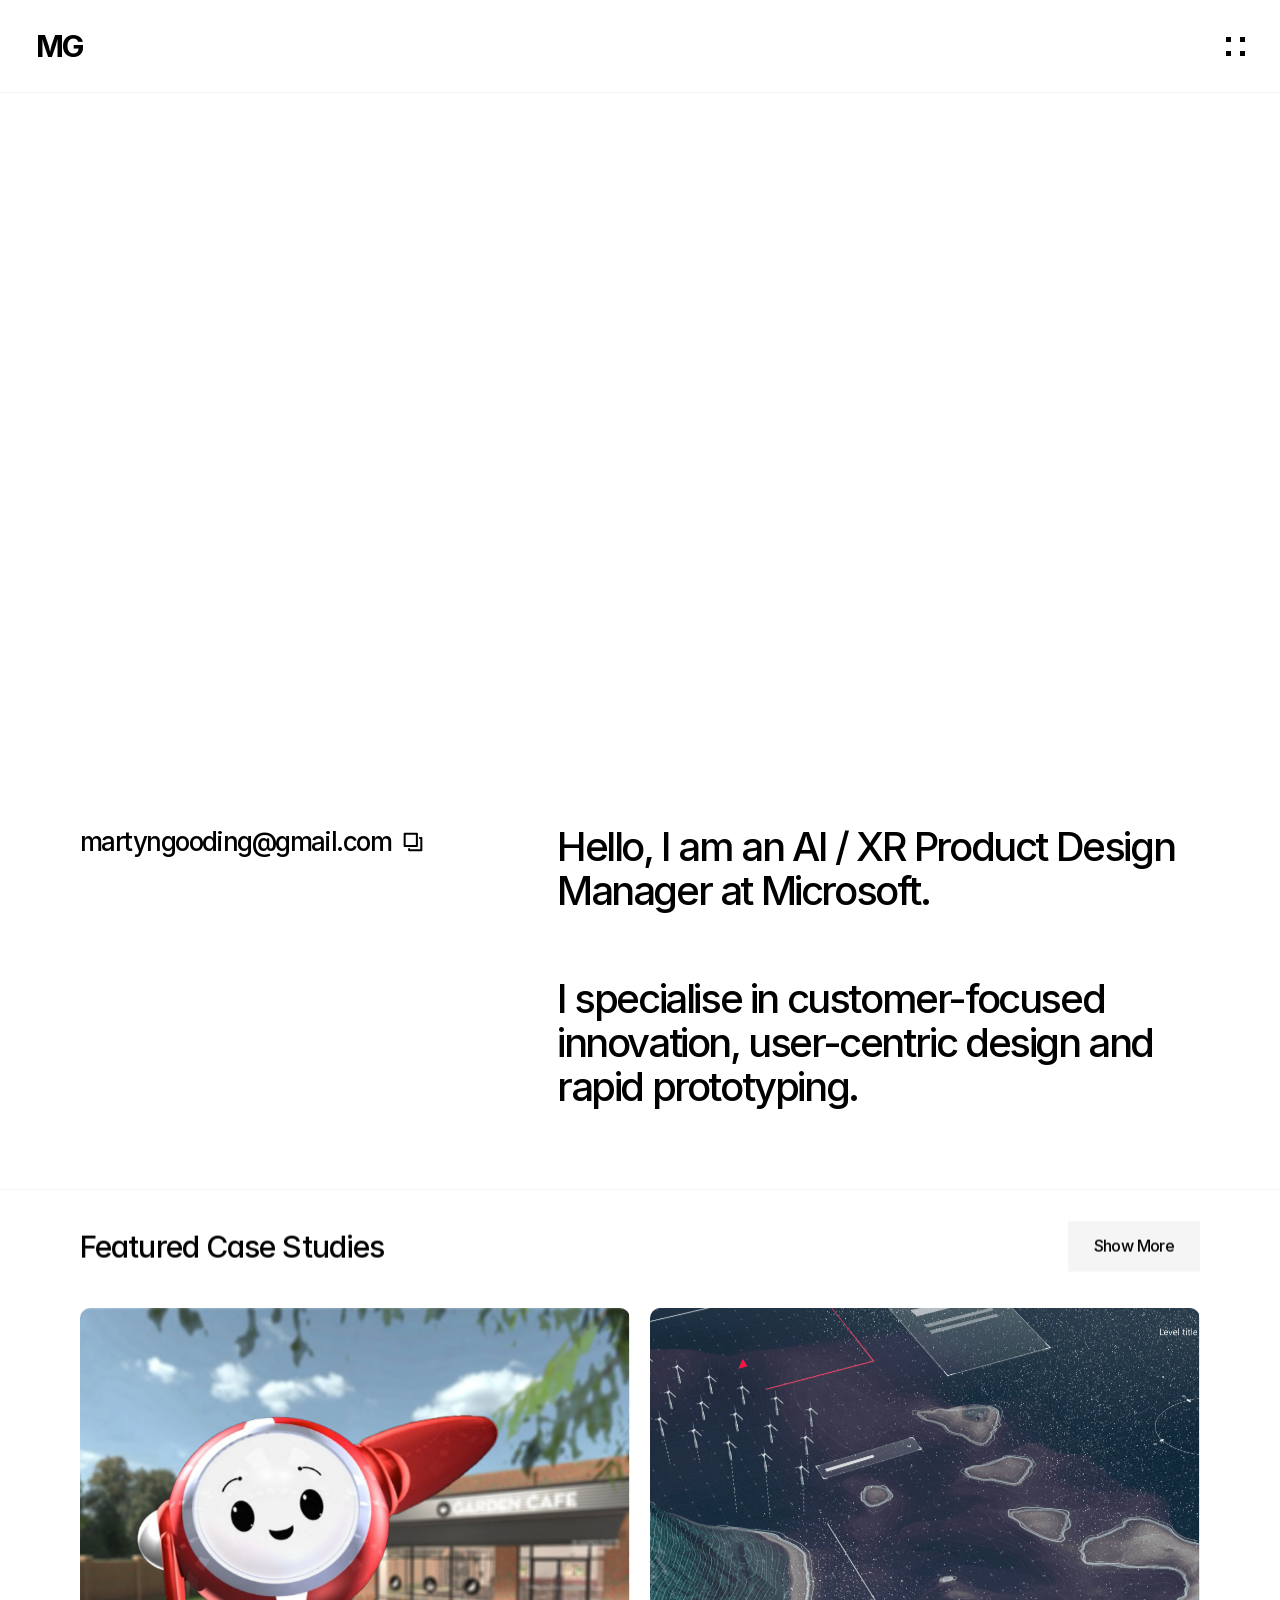
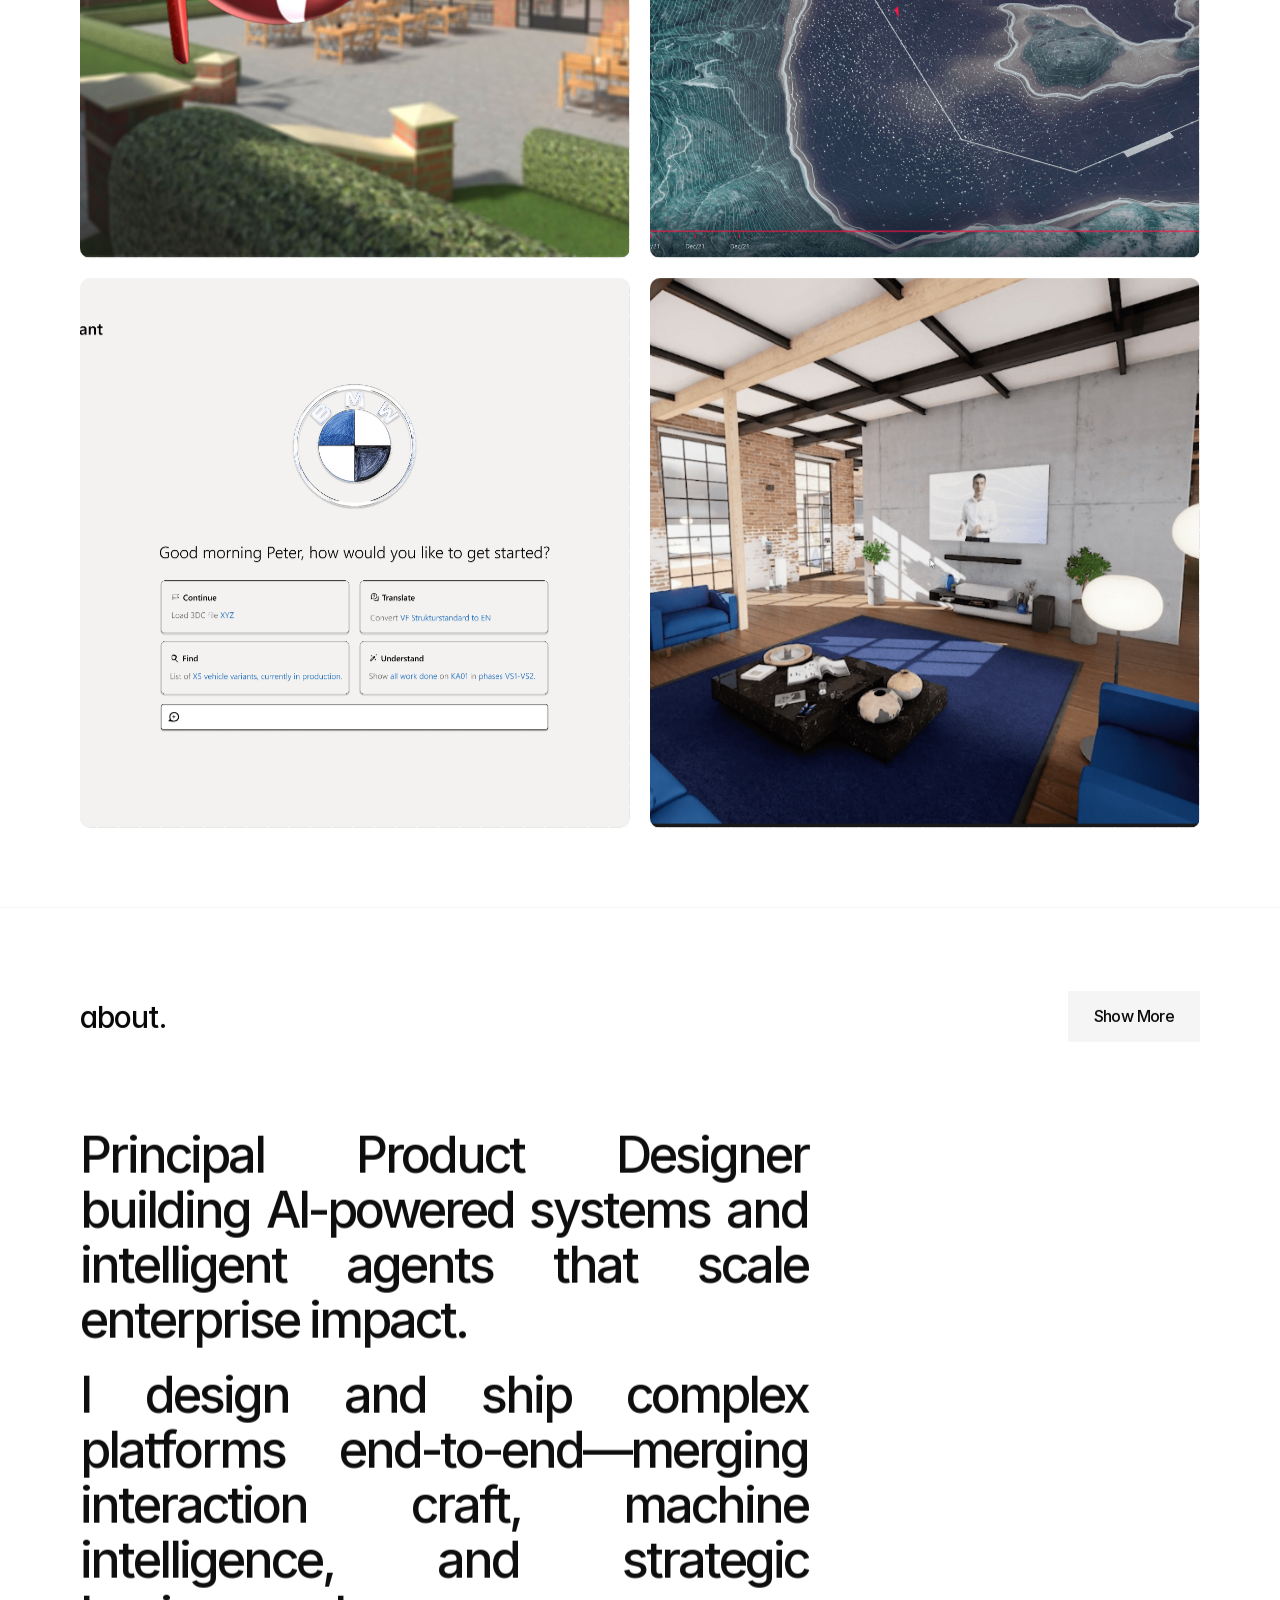
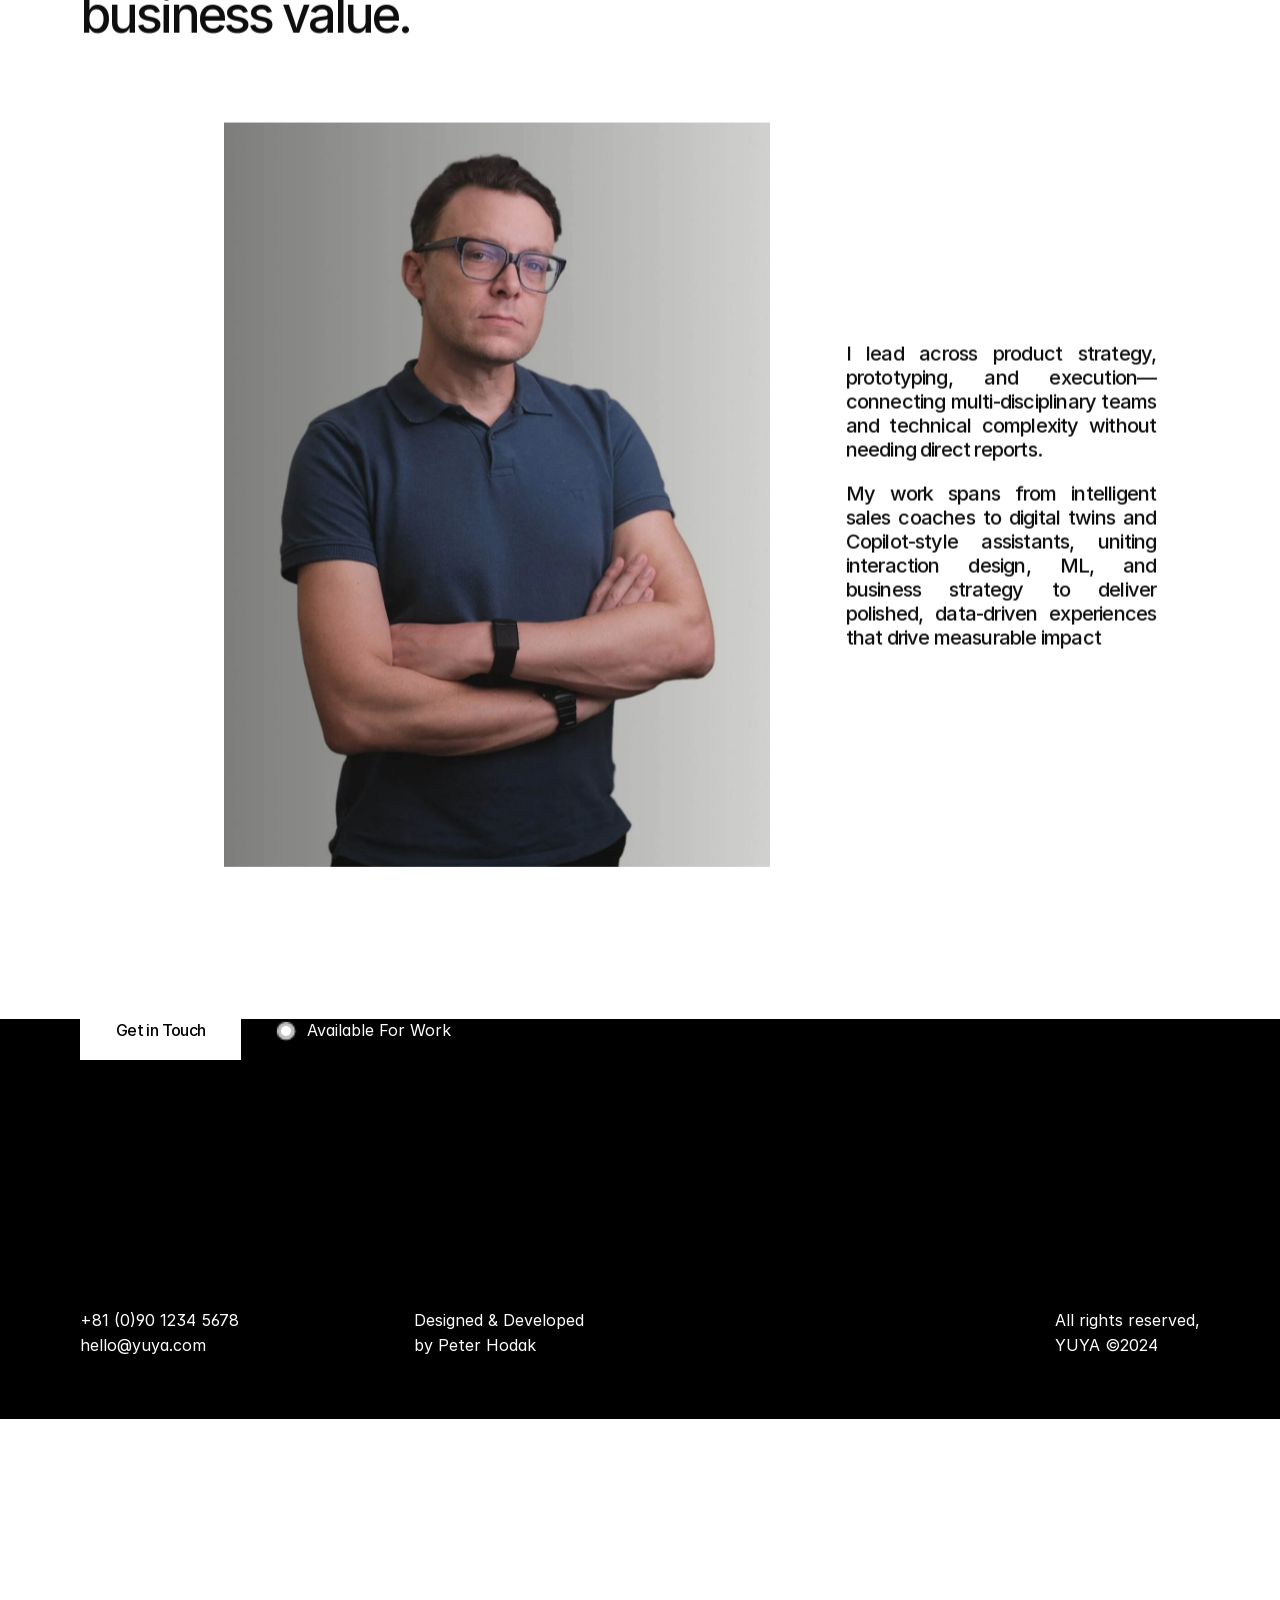
<file: about/index.html>
<!DOCTYPE html><!-- Made in Framer · framer.com ✨ --><!-- Published Jul 9, 2026, 10:10 AM UTC --><html lang="en" data-redirect-timezone="1"><head>
  <script id="framexporter-file-protocol-shim">(function(){if(location.protocol!=="file:")return;var M={"/about":"about/index.html","/contact":"contact/index.html","/":"index.html","/works/bmw":"works/bmw/index.html","/works/cch-digitaltwin":"works/cch-digitaltwin/index.html","/works/equinor":"works/equinor/index.html","/works":"works/index.html","/works/samsung-lu":"works/samsung-lu/index.html"};function norm(p){p=(p||"").split("?")[0].split("#")[0];return p.replace(/\/+$/,"")||"/"}function targetFor(route){var r=norm(route);var rel=M[r];if(!rel)return null;try{return new URL(rel,location.href)}catch(e){return null}}function go(route,useHistory){var t=targetFor(route);if(!t)return false;if(t.href===location.href){if(useHistory){try{history.replaceState(null,"",route)}catch(e){}}return true}location.href=t.href;return true}function patchHistory(fn){return function(s,t,u){if(typeof u!=="string"||u.charAt(0)!=="/"||u.charAt(1)==="/")return fn.apply(history,arguments);var t=targetFor(u);if(!t)return fn.apply(history,arguments);if(t.href===location.href)return fn.call(history,s,t,u);location.href=t.href}}history.pushState=patchHistory(history.pushState);history.replaceState=patchHistory(history.replaceState);document.addEventListener("click",function(e){var a=e.target&&e.target.closest?e.target.closest("a[href]"):null;if(!a)return;var h=a.getAttribute("href");if(!h||h.charAt(0)!=="/"||h.charAt(1)==="/")return;e.preventDefault();go(h,false)},true);go("/",true)})();</script>
  <script id="framexporter-framercms-shim">(function(){function sliceBuf(ab,rangeParam){var u8=new Uint8Array(ab),parts=rangeParam.split(","),total=0,i,p,from,to,chunk;for(i=0;i<parts.length;i++){p=parts[i].split("-");from=+p[0];to=+p[1]+1;total+=to-from;}var out=new Uint8Array(total),off=0;for(i=0;i<parts.length;i++){p=parts[i].split("-");from=+p[0];to=+p[1]+1;chunk=u8.subarray(from,to);out.set(chunk,off);off+=chunk.length;}return out.buffer;}function getUrl(input){if(typeof input==="string")return input;if(input&&typeof input.url==="string")return input.url;return null;}function parse(u){try{return new URL(u,location.href)}catch(e){return null;}}function fixPath(u){var s=u.toString();if(s.indexOf("/assets/assets/")>=0)return new URL(s.replace("/assets/assets/","/assets/"));if(s.indexOf("/cms/")>=0&&/\.framercms/i.test(s))return new URL(s.replace("/cms/","/assets/"));return u;}function needs(u){return u&&/\.framercms$/i.test(u.pathname)&&u.searchParams.has("range");}function strip(u){u=fixPath(u);var range=u.searchParams.get("range");u.searchParams.delete("range");return{clean:u.toString(),range:range};}function responseFromSlice(res,ab,range){var body=sliceBuf(ab,range);var h=new Headers(res.headers);h.delete("content-length");h.delete("content-range");return new Response(body,{status:200,statusText:res.statusText,headers:h});}var nativeFetch=window.fetch;if(!nativeFetch)return;function loadSlice(clean,range,init){return nativeFetch(clean,init).then(function(res){if(!res.ok)return res;return res.arrayBuffer().then(function(ab){return responseFromSlice(res,ab,range);});});}window.fetch=function(input,init){var url=getUrl(input);if(!url)return nativeFetch.apply(this,arguments);var u=parse(url);if(!needs(u))return nativeFetch.apply(this,arguments);var s=strip(u);return loadSlice(s.clean,s.range,init);};var XO=XMLHttpRequest.prototype.open,XS=XMLHttpRequest.prototype.send;XMLHttpRequest.prototype.open=function(m,url){this._feUrl=url;return XO.apply(this,arguments);};XMLHttpRequest.prototype.send=function(body){var url=this._feUrl;if(typeof url!=="string")return XS.apply(this,arguments);var u=parse(url);if(!needs(u))return XS.apply(this,arguments);var s=strip(u),xhr=this;loadSlice(s.clean,s.range).then(function(res){return res.arrayBuffer();}).then(function(ab){Object.defineProperty(xhr,"status",{value:200});Object.defineProperty(xhr,"readyState",{value:4});Object.defineProperty(xhr,"response",{value:ab});Object.defineProperty(xhr,"responseURL",{value:url});xhr.dispatchEvent(new Event("load"));xhr.dispatchEvent(new Event("loadend"));}).catch(function(){XS.call(xhr,body);});};})();</script>
  <script id="framexporter-cdn-map" type="application/json">{"/images/shared/6tTbkXggWgQCAJ4DO2QEdXXmgM.svg":"images/shared/6tTbkXggWgQCAJ4DO2QEdXXmgM.svg","/images/6tTbkXggWgQCAJ4DO2QEdXXmgM":"images/shared/6tTbkXggWgQCAJ4DO2QEdXXmgM.svg","/images/shared/11KSGbIZoRSg4pjdnUoif6MKHI.svg":"images/shared/11KSGbIZoRSg4pjdnUoif6MKHI.svg","/images/11KSGbIZoRSg4pjdnUoif6MKHI":"images/shared/11KSGbIZoRSg4pjdnUoif6MKHI.svg","/assets/5A3Ce6C9YYmCjpQx9M4inSaKU.woff2":"fonts/5A3Ce6C9YYmCjpQx9M4inSaKU.woff2","/assets/Qx95Xyt0Ka3SGhinnbXIGpEIyP4.woff2":"fonts/Qx95Xyt0Ka3SGhinnbXIGpEIyP4.woff2","/assets/6mJuEAguuIuMog10gGvH5d3cl8.woff2":"fonts/6mJuEAguuIuMog10gGvH5d3cl8.woff2","/assets/xYYWaj7wCU5zSQH0eXvSaS19wo.woff2":"fonts/xYYWaj7wCU5zSQH0eXvSaS19wo.woff2","/assets/otTaNuNpVK4RbdlT7zDDdKvQBA.woff2":"fonts/otTaNuNpVK4RbdlT7zDDdKvQBA.woff2","/assets/d3tHnaQIAeqiE5hGcRw4mmgWYU.woff2":"fonts/d3tHnaQIAeqiE5hGcRw4mmgWYU.woff2","/assets/DolVirEGb34pEXEp8t8FQBSK4.woff2":"fonts/DolVirEGb34pEXEp8t8FQBSK4.woff2","/assets/DpPBYI0sL4fYLgAkX8KXOPVt7c.woff2":"fonts/DpPBYI0sL4fYLgAkX8KXOPVt7c.woff2","/assets/4RAEQdEOrcnDkhHiiCbJOw92Lk.woff2":"fonts/4RAEQdEOrcnDkhHiiCbJOw92Lk.woff2","/assets/1K3W8DizY3v4emK8Mb08YHxTbs.woff2":"fonts/1K3W8DizY3v4emK8Mb08YHxTbs.woff2","/assets/tUSCtfYVM1I1IchuyCwz9gDdQ.woff2":"fonts/tUSCtfYVM1I1IchuyCwz9gDdQ.woff2","/assets/VgYFWiwsAC5OYxAycRXXvhze58.woff2":"fonts/VgYFWiwsAC5OYxAycRXXvhze58.woff2","/assets/DXD0Q7LSl7HEvDzucnyLnGBHM.woff2":"fonts/DXD0Q7LSl7HEvDzucnyLnGBHM.woff2","/assets/GIryZETIX4IFypco5pYZONKhJIo.woff2":"fonts/GIryZETIX4IFypco5pYZONKhJIo.woff2","/assets/H89BbHkbHDzlxZzxi8uPzTsp90.woff2":"fonts/H89BbHkbHDzlxZzxi8uPzTsp90.woff2","/assets/u6gJwDuwB143kpNK1T1MDKDWkMc.woff2":"fonts/u6gJwDuwB143kpNK1T1MDKDWkMc.woff2","/assets/43sJ6MfOPh1LCJt46OvyDuSbA6o.woff2":"fonts/43sJ6MfOPh1LCJt46OvyDuSbA6o.woff2","/assets/wccHG0r4gBDAIRhfHiOlq6oEkqw.woff2":"fonts/wccHG0r4gBDAIRhfHiOlq6oEkqw.woff2","/assets/WZ367JPwf9bRW6LdTHN8rXgSjw.woff2":"fonts/WZ367JPwf9bRW6LdTHN8rXgSjw.woff2","/assets/QxmhnWTzLtyjIiZcfaLIJ8EFBXU.woff2":"fonts/QxmhnWTzLtyjIiZcfaLIJ8EFBXU.woff2","/assets/2A4Xx7CngadFGlVV4xrO06OBHY.woff2":"fonts/2A4Xx7CngadFGlVV4xrO06OBHY.woff2","/assets/khkJkwSL66WFg8SX6Wa726c.woff2":"fonts/khkJkwSL66WFg8SX6Wa726c.woff2","/assets/0E7IMbDzcGABpBwwqNEt60wU0w.woff2":"fonts/0E7IMbDzcGABpBwwqNEt60wU0w.woff2","/assets/NTJ0nQgIF0gcDelS14zQ9NR9Q.woff2":"fonts/NTJ0nQgIF0gcDelS14zQ9NR9Q.woff2","/assets/QrcNhgEPfRl0LS8qz5Ln8olanl8.woff2":"fonts/QrcNhgEPfRl0LS8qz5Ln8olanl8.woff2","/assets/JEXmejW8mXOYMtt0hyRg811kHac.woff2":"fonts/JEXmejW8mXOYMtt0hyRg811kHac.woff2","/assets/ksvR4VsLksjpSwnC2fPgHRNMw.woff2":"fonts/ksvR4VsLksjpSwnC2fPgHRNMw.woff2","/assets/uy9s0iWuxiNnVt8EpTI3gzohpwo.woff2":"fonts/uy9s0iWuxiNnVt8EpTI3gzohpwo.woff2","/assets/5vvr9Vy74if2I6bQbJvbw7SY1pQ.woff2":"fonts/5vvr9Vy74if2I6bQbJvbw7SY1pQ.woff2","/assets/EOr0mi4hNtlgWNn9if640EZzXCo.woff2":"fonts/EOr0mi4hNtlgWNn9if640EZzXCo.woff2","/assets/Y9k9QrlZAqio88Klkmbd8VoMQc.woff2":"fonts/Y9k9QrlZAqio88Klkmbd8VoMQc.woff2","/assets/OYrD2tBIBPvoJXiIHnLoOXnY9M.woff2":"fonts/OYrD2tBIBPvoJXiIHnLoOXnY9M.woff2","/assets/JeYwfuaPfZHQhEG8U5gtPDZ7WQ.woff2":"fonts/JeYwfuaPfZHQhEG8U5gtPDZ7WQ.woff2","/assets/GrgcKwrN6d3Uz8EwcLHZxwEfC4.woff2":"fonts/GrgcKwrN6d3Uz8EwcLHZxwEfC4.woff2","/assets/b6Y37FthZeALduNqHicBT6FutY.woff2":"fonts/b6Y37FthZeALduNqHicBT6FutY.woff2","/assets/05KsVHGDmqXSBXM4yRZ65P8i0s.woff2":"fonts/05KsVHGDmqXSBXM4yRZ65P8i0s.woff2","/assets/ky8ovPukK4dJ1Pxq74qGhOqCYI.woff2":"fonts/ky8ovPukK4dJ1Pxq74qGhOqCYI.woff2","/assets/vvNSqIj42qeQ2bvCRBIWKHscrc.woff2":"fonts/vvNSqIj42qeQ2bvCRBIWKHscrc.woff2","/assets/3ZmXbBKToJifDV9gwcifVd1tEY.woff2":"fonts/3ZmXbBKToJifDV9gwcifVd1tEY.woff2","/assets/FNfhX3dt4ChuLJq2PwdlxHO7PU.woff2":"fonts/FNfhX3dt4ChuLJq2PwdlxHO7PU.woff2","/assets/g0c8vEViiXNlKAgI4Ymmk3Ig.woff2":"fonts/g0c8vEViiXNlKAgI4Ymmk3Ig.woff2","/assets/efTfQcBJ53kM2pB1hezSZ3RDUFs.woff2":"fonts/efTfQcBJ53kM2pB1hezSZ3RDUFs.woff2","/assets/hyOgCu0Xnghbimh0pE8QTvtt2AU.woff2":"fonts/hyOgCu0Xnghbimh0pE8QTvtt2AU.woff2","/assets/NeGmSOXrPBfEFIy5YZeHq17LEDA.woff2":"fonts/NeGmSOXrPBfEFIy5YZeHq17LEDA.woff2","/assets/oYaAX5himiTPYuN8vLWnqBbfD2s.woff2":"fonts/oYaAX5himiTPYuN8vLWnqBbfD2s.woff2","/assets/lEJLP4R0yuCaMCjSXYHtJw72M.woff2":"fonts/lEJLP4R0yuCaMCjSXYHtJw72M.woff2","/assets/cRJyLNuTJR5jbyKzGi33wU9cqIQ.woff2":"fonts/cRJyLNuTJR5jbyKzGi33wU9cqIQ.woff2","/assets/1ZFS7N918ojhhd0nQWdj3jz4w.woff2":"fonts/1ZFS7N918ojhhd0nQWdj3jz4w.woff2","/assets/A0Wcc7NgXMjUuFdquHDrIZpzZw0.woff2":"fonts/A0Wcc7NgXMjUuFdquHDrIZpzZw0.woff2","/assets/vxBnBhH8768IFAXAb4Qf6wQHKs.woff2":"fonts/vxBnBhH8768IFAXAb4Qf6wQHKs.woff2","/assets/zSsEuoJdh8mcFVk976C05ZfQr8.woff2":"fonts/zSsEuoJdh8mcFVk976C05ZfQr8.woff2","/assets/b8ezwLrN7h2AUoPEENcsTMVJ0.woff2":"fonts/b8ezwLrN7h2AUoPEENcsTMVJ0.woff2","/assets/mvNEIBLyHbscgHtwfsByjXUz3XY.woff2":"fonts/mvNEIBLyHbscgHtwfsByjXUz3XY.woff2","/assets/6FI2EneKzM3qBy5foOZXey7coCA.woff2":"fonts/6FI2EneKzM3qBy5foOZXey7coCA.woff2","/assets/qrVgiXNd6RuQjETYQiVQ9nqCk.woff2":"fonts/qrVgiXNd6RuQjETYQiVQ9nqCk.woff2","/assets/NHHeAKJVP0ZWHk5YZnQQChIsBM.woff2":"fonts/NHHeAKJVP0ZWHk5YZnQQChIsBM.woff2","/assets/vQyevYAyHtARFwPqUzQGpnDs.woff2":"fonts/vQyevYAyHtARFwPqUzQGpnDs.woff2","/images/shared/KgCKAN78DWLgvAgK3CxWe7ylK9o.png":"images/shared/KgCKAN78DWLgvAgK3CxWe7ylK9o.png","/images/KgCKAN78DWLgvAgK3CxWe7ylK9o":"images/shared/KgCKAN78DWLgvAgK3CxWe7ylK9o.png","/images/shared/cmIuyZbvGXvbeI3KrZlAVmPyXk.png":"images/shared/cmIuyZbvGXvbeI3KrZlAVmPyXk.png","/images/cmIuyZbvGXvbeI3KrZlAVmPyXk":"images/shared/cmIuyZbvGXvbeI3KrZlAVmPyXk.png","/images/shared/csaSuIet1LU8yJrkuaQ2NV3ngYw.png":"images/shared/csaSuIet1LU8yJrkuaQ2NV3ngYw.png","/images/csaSuIet1LU8yJrkuaQ2NV3ngYw":"images/shared/csaSuIet1LU8yJrkuaQ2NV3ngYw.png","/images/_archive/AqB43QtZJGX18cPnVLx27RjcU.png":"images/_archive/AqB43QtZJGX18cPnVLx27RjcU.png","/images/AqB43QtZJGX18cPnVLx27RjcU":"images/_archive/AqB43QtZJGX18cPnVLx27RjcU.png","/assets/CfMzU8w2e7tHgF4T4rATMPuWosA.woff2":"fonts/CfMzU8w2e7tHgF4T4rATMPuWosA.woff2","/assets/867QObYax8ANsfX4TGEVU9YiCM.woff2":"fonts/867QObYax8ANsfX4TGEVU9YiCM.woff2","/assets/Oyn2ZbENFdnW7mt2Lzjk1h9Zb9k.woff2":"fonts/Oyn2ZbENFdnW7mt2Lzjk1h9Zb9k.woff2","/assets/cdAe8hgZ1cMyLu9g005pAW3xMo.woff2":"fonts/cdAe8hgZ1cMyLu9g005pAW3xMo.woff2","/assets/DOfvtmE1UplCq161m6Hj8CSQYg.woff2":"fonts/DOfvtmE1UplCq161m6Hj8CSQYg.woff2","/assets/vFzuJY0c65av44uhEKB6vyjFMg.woff2":"fonts/vFzuJY0c65av44uhEKB6vyjFMg.woff2","/assets/tKtBcDnBMevsEEJKdNGhhkLzYo.woff2":"fonts/tKtBcDnBMevsEEJKdNGhhkLzYo.woff2","/images/about/WDImWMoSvqgQtnh9zNy7Fj5aI.jpeg":"images/about/WDImWMoSvqgQtnh9zNy7Fj5aI.jpeg","/images/WDImWMoSvqgQtnh9zNy7Fj5aI":"images/about/WDImWMoSvqgQtnh9zNy7Fj5aI.jpeg","/images/about/5ptRykDPXsA3G0viLbIJLBG2I.svg":"images/about/5ptRykDPXsA3G0viLbIJLBG2I.svg","/images/5ptRykDPXsA3G0viLbIJLBG2I":"images/about/5ptRykDPXsA3G0viLbIJLBG2I.svg","/images/about/zwIWhbdgQXRwHa5sCxm0vU1E1xM.svg":"images/about/zwIWhbdgQXRwHa5sCxm0vU1E1xM.svg","/images/zwIWhbdgQXRwHa5sCxm0vU1E1xM":"images/about/zwIWhbdgQXRwHa5sCxm0vU1E1xM.svg","/images/about/sMikj3o7KtJ15dQjBNZE2LXH8.svg":"images/about/sMikj3o7KtJ15dQjBNZE2LXH8.svg","/images/sMikj3o7KtJ15dQjBNZE2LXH8":"images/about/sMikj3o7KtJ15dQjBNZE2LXH8.svg","/images/about/vGbZ9NqqXCatpLzcHNfoRZiGPQE.svg":"images/about/vGbZ9NqqXCatpLzcHNfoRZiGPQE.svg","/images/vGbZ9NqqXCatpLzcHNfoRZiGPQE":"images/about/vGbZ9NqqXCatpLzcHNfoRZiGPQE.svg","/images/about/w8L6nh6vOOW1ydbryjucHkTZfPI.svg":"images/about/w8L6nh6vOOW1ydbryjucHkTZfPI.svg","/images/w8L6nh6vOOW1ydbryjucHkTZfPI":"images/about/w8L6nh6vOOW1ydbryjucHkTZfPI.svg","/images/about/gRGMuorkPcsUMtbaeoyTUUzlZLo.svg":"images/about/gRGMuorkPcsUMtbaeoyTUUzlZLo.svg","/images/gRGMuorkPcsUMtbaeoyTUUzlZLo":"images/about/gRGMuorkPcsUMtbaeoyTUUzlZLo.svg","/images/about/XtsU0wisGzN85jei7k4J6dlmfZI.jpeg":"images/about/XtsU0wisGzN85jei7k4J6dlmfZI.jpeg","/images/XtsU0wisGzN85jei7k4J6dlmfZI":"images/about/XtsU0wisGzN85jei7k4J6dlmfZI.jpeg","/images/about/YR26TNo3hsv0t4LlvIJsYAezJg.png":"images/about/YR26TNo3hsv0t4LlvIJsYAezJg.png","/images/YR26TNo3hsv0t4LlvIJsYAezJg":"images/about/YR26TNo3hsv0t4LlvIJsYAezJg.png","/images/shared/0LVsuVzdIGRz7zTAxTF4jhEKro.jpg":"images/shared/0LVsuVzdIGRz7zTAxTF4jhEKro.jpg","/images/0LVsuVzdIGRz7zTAxTF4jhEKro":"images/shared/0LVsuVzdIGRz7zTAxTF4jhEKro.jpg","/images/shared/ACafY6vzHB0xyFGl7Pd9dQTvaqA.png":"images/shared/ACafY6vzHB0xyFGl7Pd9dQTvaqA.png","/images/ACafY6vzHB0xyFGl7Pd9dQTvaqA":"images/shared/ACafY6vzHB0xyFGl7Pd9dQTvaqA.png","/images/shared/v6tvhEfh75uNqTlHHBeCUQqcof0.png":"images/shared/v6tvhEfh75uNqTlHHBeCUQqcof0.png","/images/v6tvhEfh75uNqTlHHBeCUQqcof0":"images/shared/v6tvhEfh75uNqTlHHBeCUQqcof0.png","/images/works/bmw/I4KluRint693YKeq6fISIOd1G0Q.png":"images/works/bmw/I4KluRint693YKeq6fISIOd1G0Q.png","/images/I4KluRint693YKeq6fISIOd1G0Q":"images/works/bmw/I4KluRint693YKeq6fISIOd1G0Q.png","/images/works/bmw/2ClKzVFnAgDvRgKBG1LpcH4gkSU.png":"images/works/bmw/2ClKzVFnAgDvRgKBG1LpcH4gkSU.png","/images/2ClKzVFnAgDvRgKBG1LpcH4gkSU":"images/works/bmw/2ClKzVFnAgDvRgKBG1LpcH4gkSU.png","/images/works/bmw/NZJCToz0jtuHYvH4rVu5pI6dEk.png":"images/works/bmw/NZJCToz0jtuHYvH4rVu5pI6dEk.png","/images/NZJCToz0jtuHYvH4rVu5pI6dEk":"images/works/bmw/NZJCToz0jtuHYvH4rVu5pI6dEk.png","/images/_archive/gsZOwL8HeTDaSDPVN0wse9Subms.png":"images/_archive/gsZOwL8HeTDaSDPVN0wse9Subms.png","/images/gsZOwL8HeTDaSDPVN0wse9Subms":"images/_archive/gsZOwL8HeTDaSDPVN0wse9Subms.png","/images/works/bmw/HXUXTmUvkKDzo7g1arBhTpPRc.jpg":"images/works/bmw/HXUXTmUvkKDzo7g1arBhTpPRc.jpg","/images/HXUXTmUvkKDzo7g1arBhTpPRc":"images/works/bmw/HXUXTmUvkKDzo7g1arBhTpPRc.jpg","/images/works/bmw/v11K4KudpwMo7MUx6xLBzuWZmaw.jpg":"images/works/bmw/v11K4KudpwMo7MUx6xLBzuWZmaw.jpg","/images/v11K4KudpwMo7MUx6xLBzuWZmaw":"images/works/bmw/v11K4KudpwMo7MUx6xLBzuWZmaw.jpg","/images/shared/fqfdzoFm1rEl96f8j7EZork83A.png":"images/shared/fqfdzoFm1rEl96f8j7EZork83A.png","/images/fqfdzoFm1rEl96f8j7EZork83A":"images/shared/fqfdzoFm1rEl96f8j7EZork83A.png","/images/works/samsung-lu/zlrzw47Wu3xmuPXO92W0c6fFro.png":"images/works/samsung-lu/zlrzw47Wu3xmuPXO92W0c6fFro.png","/images/zlrzw47Wu3xmuPXO92W0c6fFro":"images/works/samsung-lu/zlrzw47Wu3xmuPXO92W0c6fFro.png","/images/works/samsung-lu/1zCJ2OVPwvaduny7wG5Gmg.png":"images/works/samsung-lu/1zCJ2OVPwvaduny7wG5Gmg.png","/images/1zCJ2OVPwvaduny7wG5Gmg":"images/works/samsung-lu/1zCJ2OVPwvaduny7wG5Gmg.png","/images/works/samsung-lu/WPZ4NoP3dSy6pxG9FcIZyXEEYsY.png":"images/works/samsung-lu/WPZ4NoP3dSy6pxG9FcIZyXEEYsY.png","/images/WPZ4NoP3dSy6pxG9FcIZyXEEYsY":"images/works/samsung-lu/WPZ4NoP3dSy6pxG9FcIZyXEEYsY.png","/images/works/samsung-lu/N8VZoPwo16xgLzuKcdl1LpWt41Q.png":"images/works/samsung-lu/N8VZoPwo16xgLzuKcdl1LpWt41Q.png","/images/N8VZoPwo16xgLzuKcdl1LpWt41Q":"images/works/samsung-lu/N8VZoPwo16xgLzuKcdl1LpWt41Q.png","/images/works/samsung-lu/hwCorDTdbm041GrrY0cWU2HmM.png":"images/works/samsung-lu/hwCorDTdbm041GrrY0cWU2HmM.png","/images/hwCorDTdbm041GrrY0cWU2HmM":"images/works/samsung-lu/hwCorDTdbm041GrrY0cWU2HmM.png","/images/_archive/Zmc1HWX7mAtdYWWkfFRkBw4ECc.png":"images/_archive/Zmc1HWX7mAtdYWWkfFRkBw4ECc.png","/images/Zmc1HWX7mAtdYWWkfFRkBw4ECc":"images/_archive/Zmc1HWX7mAtdYWWkfFRkBw4ECc.png","/images/_archive/ngA0IzpmuKrDed0tNwyliU914.png":"images/_archive/ngA0IzpmuKrDed0tNwyliU914.png","/images/ngA0IzpmuKrDed0tNwyliU914":"images/_archive/ngA0IzpmuKrDed0tNwyliU914.png","/images/works/samsung-lu/yp9spvRnbG944w7BKKFfEini0JM.jpeg":"images/works/samsung-lu/yp9spvRnbG944w7BKKFfEini0JM.jpeg","/images/yp9spvRnbG944w7BKKFfEini0JM":"images/works/samsung-lu/yp9spvRnbG944w7BKKFfEini0JM.jpeg","/images/works/samsung-lu/rovPJPLKP4jd9wguHxjL8KQc.jpeg":"images/works/samsung-lu/rovPJPLKP4jd9wguHxjL8KQc.jpeg","/images/rovPJPLKP4jd9wguHxjL8KQc":"images/works/samsung-lu/rovPJPLKP4jd9wguHxjL8KQc.jpeg","/images/works/samsung-lu/aRY6nEt12sS7pyAYJnFvzTFIq9E.jpeg":"images/works/samsung-lu/aRY6nEt12sS7pyAYJnFvzTFIq9E.jpeg","/images/aRY6nEt12sS7pyAYJnFvzTFIq9E":"images/works/samsung-lu/aRY6nEt12sS7pyAYJnFvzTFIq9E.jpeg","/images/works/samsung-lu/LwtyNHNtAusxMOlNyPqzKZW0mxE.jpeg":"images/works/samsung-lu/LwtyNHNtAusxMOlNyPqzKZW0mxE.jpeg","/images/LwtyNHNtAusxMOlNyPqzKZW0mxE":"images/works/samsung-lu/LwtyNHNtAusxMOlNyPqzKZW0mxE.jpeg","/images/works/samsung-lu/LzFzmWf4OcpqQzczZ4ohKEFO5c.jpeg":"images/works/samsung-lu/LzFzmWf4OcpqQzczZ4ohKEFO5c.jpeg","/images/LzFzmWf4OcpqQzczZ4ohKEFO5c":"images/works/samsung-lu/LzFzmWf4OcpqQzczZ4ohKEFO5c.jpeg","/images/works/samsung-lu/YyV2ACnpUMetSsrUjbzR9qQzWE.jpeg":"images/works/samsung-lu/YyV2ACnpUMetSsrUjbzR9qQzWE.jpeg","/images/YyV2ACnpUMetSsrUjbzR9qQzWE":"images/works/samsung-lu/YyV2ACnpUMetSsrUjbzR9qQzWE.jpeg","/images/works/samsung-lu/WWfilRyzBVsbahJD1HrnyuFlng.jpeg":"images/works/samsung-lu/WWfilRyzBVsbahJD1HrnyuFlng.jpeg","/images/WWfilRyzBVsbahJD1HrnyuFlng":"images/works/samsung-lu/WWfilRyzBVsbahJD1HrnyuFlng.jpeg","/images/_archive/fZrRE6jNvSg4gqScYLN5JyRBpY.jpeg":"images/_archive/fZrRE6jNvSg4gqScYLN5JyRBpY.jpeg","/images/fZrRE6jNvSg4gqScYLN5JyRBpY":"images/_archive/fZrRE6jNvSg4gqScYLN5JyRBpY.jpeg","/images/_archive/RqNmi0Pz9c376oZhuA7p0KPQm8.jpeg":"images/_archive/RqNmi0Pz9c376oZhuA7p0KPQm8.jpeg","/images/RqNmi0Pz9c376oZhuA7p0KPQm8":"images/_archive/RqNmi0Pz9c376oZhuA7p0KPQm8.jpeg","/images/works/samsung-lu/KZEmEMVkReOYNiaU96TsdSGPM0.jpeg":"images/works/samsung-lu/KZEmEMVkReOYNiaU96TsdSGPM0.jpeg","/images/KZEmEMVkReOYNiaU96TsdSGPM0":"images/works/samsung-lu/KZEmEMVkReOYNiaU96TsdSGPM0.jpeg","/images/works/samsung-lu/0looytLa3DbevHtzVOdQ6p0ipYY.jpeg":"images/works/samsung-lu/0looytLa3DbevHtzVOdQ6p0ipYY.jpeg","/images/0looytLa3DbevHtzVOdQ6p0ipYY":"images/works/samsung-lu/0looytLa3DbevHtzVOdQ6p0ipYY.jpeg","/images/works/samsung-lu/M7xMV50MaYNHS0HHVXtOpLO22KA.jpeg":"images/works/samsung-lu/M7xMV50MaYNHS0HHVXtOpLO22KA.jpeg","/images/M7xMV50MaYNHS0HHVXtOpLO22KA":"images/works/samsung-lu/M7xMV50MaYNHS0HHVXtOpLO22KA.jpeg","/images/works/samsung-lu/k2ZS06msq1jNErklwOzACirqdU.jpeg":"images/works/samsung-lu/k2ZS06msq1jNErklwOzACirqdU.jpeg","/images/k2ZS06msq1jNErklwOzACirqdU":"images/works/samsung-lu/k2ZS06msq1jNErklwOzACirqdU.jpeg","/images/_archive/sL4a4afMk1NlOkVzoXmYaTL2Zc.jpeg":"images/_archive/sL4a4afMk1NlOkVzoXmYaTL2Zc.jpeg","/images/sL4a4afMk1NlOkVzoXmYaTL2Zc":"images/_archive/sL4a4afMk1NlOkVzoXmYaTL2Zc.jpeg","/images/_archive/zVi59EASahTVzUXQTnDSBiJ8kLw.png":"images/_archive/zVi59EASahTVzUXQTnDSBiJ8kLw.png","/images/zVi59EASahTVzUXQTnDSBiJ8kLw":"images/_archive/zVi59EASahTVzUXQTnDSBiJ8kLw.png","/images/_archive/FejZnmmIuuCkxm3HRslxysgbw.png":"images/_archive/FejZnmmIuuCkxm3HRslxysgbw.png","/images/FejZnmmIuuCkxm3HRslxysgbw":"images/_archive/FejZnmmIuuCkxm3HRslxysgbw.png","/images/_archive/Tks8MH70jLQ4XrgI37YbROVFS8.png":"images/_archive/Tks8MH70jLQ4XrgI37YbROVFS8.png","/images/Tks8MH70jLQ4XrgI37YbROVFS8":"images/_archive/Tks8MH70jLQ4XrgI37YbROVFS8.png","/images/_archive/4Ui9SUgJXUMaDoXNLYwCPjZUMM.png":"images/_archive/4Ui9SUgJXUMaDoXNLYwCPjZUMM.png","/images/4Ui9SUgJXUMaDoXNLYwCPjZUMM":"images/_archive/4Ui9SUgJXUMaDoXNLYwCPjZUMM.png","/images/_archive/GhTMP47lFwBeaV6xTD1n3d7eHQ.gif":"images/_archive/GhTMP47lFwBeaV6xTD1n3d7eHQ.gif","/images/GhTMP47lFwBeaV6xTD1n3d7eHQ":"images/_archive/GhTMP47lFwBeaV6xTD1n3d7eHQ.gif","/images/_archive/dxQy8zBMPyYQHyeUgmzacgs10E.gif":"images/_archive/dxQy8zBMPyYQHyeUgmzacgs10E.gif","/images/dxQy8zBMPyYQHyeUgmzacgs10E":"images/_archive/dxQy8zBMPyYQHyeUgmzacgs10E.gif","/images/_archive/hlUM38MpsIxm4d5DGv9bxImc0.gif":"images/_archive/hlUM38MpsIxm4d5DGv9bxImc0.gif","/images/hlUM38MpsIxm4d5DGv9bxImc0":"images/_archive/hlUM38MpsIxm4d5DGv9bxImc0.gif","/images/_archive/6HTbCKoW9mcBWgcDR4bz4RCzw3I.gif":"images/_archive/6HTbCKoW9mcBWgcDR4bz4RCzw3I.gif","/images/6HTbCKoW9mcBWgcDR4bz4RCzw3I":"images/_archive/6HTbCKoW9mcBWgcDR4bz4RCzw3I.gif","/images/_archive/4FlITkd7fX1RkNAUBxePZum9GA.gif":"images/_archive/4FlITkd7fX1RkNAUBxePZum9GA.gif","/images/4FlITkd7fX1RkNAUBxePZum9GA":"images/_archive/4FlITkd7fX1RkNAUBxePZum9GA.gif","/images/_archive/ODVvEPYdFMmS3Cy8LM9vURPqVY.png":"images/_archive/ODVvEPYdFMmS3Cy8LM9vURPqVY.png","/images/ODVvEPYdFMmS3Cy8LM9vURPqVY":"images/_archive/ODVvEPYdFMmS3Cy8LM9vURPqVY.png","/images/_archive/1nNWYteqveMOLBrM6v7xLeNEQ8w.png":"images/_archive/1nNWYteqveMOLBrM6v7xLeNEQ8w.png","/images/1nNWYteqveMOLBrM6v7xLeNEQ8w":"images/_archive/1nNWYteqveMOLBrM6v7xLeNEQ8w.png","/images/_archive/gMIYSgz6JTFZzKiq7J7Rl1O6E.png":"images/_archive/gMIYSgz6JTFZzKiq7J7Rl1O6E.png","/images/gMIYSgz6JTFZzKiq7J7Rl1O6E":"images/_archive/gMIYSgz6JTFZzKiq7J7Rl1O6E.png","/images/_archive/PZjosS0DBIUA4MjU0orVmaGtM.png":"images/_archive/PZjosS0DBIUA4MjU0orVmaGtM.png","/images/PZjosS0DBIUA4MjU0orVmaGtM":"images/_archive/PZjosS0DBIUA4MjU0orVmaGtM.png","/images/_archive/4jgK0qFNye35RpGaumArZcb5uHg.png":"images/_archive/4jgK0qFNye35RpGaumArZcb5uHg.png","/images/4jgK0qFNye35RpGaumArZcb5uHg":"images/_archive/4jgK0qFNye35RpGaumArZcb5uHg.png","/images/_archive/uk3h0Rn8JTrW7zpafBJ4i7RnBQ.png":"images/_archive/uk3h0Rn8JTrW7zpafBJ4i7RnBQ.png","/images/uk3h0Rn8JTrW7zpafBJ4i7RnBQ":"images/_archive/uk3h0Rn8JTrW7zpafBJ4i7RnBQ.png","/images/_archive/hIcNuFbG0T9izDtITxgq780WU0.png":"images/_archive/hIcNuFbG0T9izDtITxgq780WU0.png","/images/hIcNuFbG0T9izDtITxgq780WU0":"images/_archive/hIcNuFbG0T9izDtITxgq780WU0.png","/images/_archive/myxOIwaSPzYNSuuks8WgnHg8Ao.png":"images/_archive/myxOIwaSPzYNSuuks8WgnHg8Ao.png","/images/myxOIwaSPzYNSuuks8WgnHg8Ao":"images/_archive/myxOIwaSPzYNSuuks8WgnHg8Ao.png","/images/_archive/pGiXYozQ3mE4cilNOItfe2L2fUA.svg":"images/_archive/pGiXYozQ3mE4cilNOItfe2L2fUA.svg","/images/pGiXYozQ3mE4cilNOItfe2L2fUA":"images/_archive/pGiXYozQ3mE4cilNOItfe2L2fUA.svg","/third-party-assets/fontshare/":"assets/fontshare.bin","/assets/MLWPbW1dUQawJLhhun3dBwpgJak.mp4":"images/_archive/MLWPbW1dUQawJLhhun3dBwpgJak.mp4","/images/_archive/5ILRvlYXf72kHSVHqpa3snGzjU.jpg":"images/_archive/5ILRvlYXf72kHSVHqpa3snGzjU.jpg","/images/5ILRvlYXf72kHSVHqpa3snGzjU":"images/_archive/5ILRvlYXf72kHSVHqpa3snGzjU.jpg","/assets/6enYvhyNcx6wXO02Q1HGMKi1j1o.mp4":"images/home/6enYvhyNcx6wXO02Q1HGMKi1j1o.mp4","/images/home/aNMPHlWUh96D62FMVTzhtgFqRY.webp":"images/home/aNMPHlWUh96D62FMVTzhtgFqRY.webp","/images/aNMPHlWUh96D62FMVTzhtgFqRY":"images/home/aNMPHlWUh96D62FMVTzhtgFqRY.webp","/modules/oY68lWWT7Yl0ZZRBnRXa/2D1vuPeh4K75R2LaOhTG/qf2lb9g2f.js":"assets/qf2lb9g2f.js","/assets/KgCKAN78DWLgvAgK3CxWe7ylK9o.png":"images/_archive/KgCKAN78DWLgvAgK3CxWe7ylK9o_152.png","/assets/AqB43QtZJGX18cPnVLx27RjcU.png":"images/_archive/AqB43QtZJGX18cPnVLx27RjcU_153.png","/images/_archive/cijsNVn2b5of4pwrm84Fjvj7K4M.png":"images/_archive/cijsNVn2b5of4pwrm84Fjvj7K4M.png","/images/cijsNVn2b5of4pwrm84Fjvj7K4M":"images/_archive/cijsNVn2b5of4pwrm84Fjvj7K4M.png","/images/_archive/UG0WEOdYvGUDjMS51MeTCedOAIU.jpeg":"images/_archive/UG0WEOdYvGUDjMS51MeTCedOAIU.jpeg","/images/UG0WEOdYvGUDjMS51MeTCedOAIU":"images/_archive/UG0WEOdYvGUDjMS51MeTCedOAIU.jpeg","/images/_archive/NEwgfH5fwdTxpZXcwMR6WE485w0.jpeg":"images/_archive/NEwgfH5fwdTxpZXcwMR6WE485w0.jpeg","/images/NEwgfH5fwdTxpZXcwMR6WE485w0":"images/_archive/NEwgfH5fwdTxpZXcwMR6WE485w0.jpeg","/images/_archive/OcHKKGQEEScwyBI4pT8KEMvofaM.png":"images/_archive/OcHKKGQEEScwyBI4pT8KEMvofaM.png","/images/OcHKKGQEEScwyBI4pT8KEMvofaM":"images/_archive/OcHKKGQEEScwyBI4pT8KEMvofaM.png","/images/_archive/uvesRWZDkKhmHmp0NSXIztndQ4.png":"images/_archive/uvesRWZDkKhmHmp0NSXIztndQ4.png","/images/uvesRWZDkKhmHmp0NSXIztndQ4":"images/_archive/uvesRWZDkKhmHmp0NSXIztndQ4.png","/cms/oY68lWWT7Yl0ZZRBnRXa/2D1vuPeh4K75R2LaOhTG/qf2lb9g2f-indexes-default-0.framercms":"assets/qf2lb9g2f-indexes-default-0.framercms","/cms/oY68lWWT7Yl0ZZRBnRXa/2D1vuPeh4K75R2LaOhTG/qf2lb9g2f-chunk-default-0.framercms":"assets/qf2lb9g2f-chunk-default-0.framercms"}</script>
  <script id="framexporter-cdn-rewriter">(function(){var el=document.getElementById("framexporter-cdn-map");if(!el)return;var map;try{map=JSON.parse(el.textContent||"{}")}catch(e){return}var hosts=/^(?:framerusercontent\.com|cdn\.framer\.com|static\.framer\.com)$/i;function isFramer(u){return u&&hosts.test(u.hostname)}function lookup(p){if(map[p])return map[p];var bare=p.match(/^\/images\/([A-Za-z0-9_-]+)$/);if(bare){var id=bare[1],exts=[".png",".jpg",".jpeg",".webp",".gif",".avif"];for(var i=0;i<exts.length;i++){var k="/images/"+id+exts[i];if(map[k])return map[k]}for(var k in map){if(k.indexOf("/"+id+".")>0)return map[k]}}var b=p.split("/").pop();if(!b)return null;for(var k in map){if(k===p||k.endsWith("/"+b))return map[k]}return null}function rewrite(raw){if(!raw||typeof raw!=="string")return raw;raw=raw.replace(/&amp;/g,"&").trim();try{var u=new URL(raw,location.href);if(!isFramer(u))return raw;var local=lookup(u.pathname);return local||raw}catch(e){return raw}}function fixSrcset(v){if(!v)return v;return v.split(",").map(function(part){part=part.trim();if(!part)return part;var bits=part.split(/\s+/);bits[0]=rewrite(bits[0]);return bits.join(" ")}).join(", ")}function fixEl(node){if(!node||node.nodeType!==1)return;var tag=node.tagName;if(tag==="IMG"||tag==="SOURCE"||tag==="VIDEO"){if(node.src)node.src=rewrite(node.src);if(node.srcset)node.srcset=fixSrcset(node.srcset);if(node.poster)node.poster=rewrite(node.poster)}if(tag==="LINK"&&node.href&&/preload|image/i.test(node.rel||""))node.href=rewrite(node.href);var st=node.getAttribute&&node.getAttribute("style");if(st&&/framerusercontent|cdn\.framer|static\.framer/i.test(st))node.setAttribute("style",st.replace(/url\(\s*["']?(https?:\/\/[^)"']+)["']?\s*\)/gi,function(_,u){return"url("+rewrite(u)+")"}))}function scan(root){if(!root)root=document.documentElement;var nodes=root.querySelectorAll?root.querySelectorAll("img,source,video,link[rel*=preload]"):[];for(var i=0;i<nodes.length;i++)fixEl(nodes[i]);if(root.nodeType===1&&/^(IMG|SOURCE|VIDEO|LINK)$/.test(root.tagName))fixEl(root)}var nf=window.fetch;if(nf){window.fetch=function(input,init){var url=typeof input==="string"?input:input&&input.url;if(url){var r=rewrite(url);if(r!==url)return nf(r,init)}return nf.apply(this,arguments)}}scan();new MutationObserver(function(muts){for(var i=0;i<muts.length;i++){var m=muts[i];for(var j=0;j<m.addedNodes.length;j++){var n=m.addedNodes[j];if(n.nodeType===1){fixEl(n);scan(n)}}}}).observe(document.documentElement,{childList:true,subtree:true});var n=0;function tick(){scan();if(++n<16)requestAnimationFrame(tick)}requestAnimationFrame(tick)})();</script>
  <base href="/">
  <script id="framer-pathname-fix">(function(){if(location.protocol==="file:")return;var b=document.querySelector("base");if(!b||!b.href)return;try{var p=new URL(b.href,location.origin).pathname.replace(new RegExp("/$"),"")||"/";var f=location.pathname;if(f===p||f===p+"/"||f.startsWith(p+"/")){var r=f===p||f===p+"/"?"/":f.slice(p.length)||"/";history.replaceState(null,"",r);}}catch(e){}})();</script>
  <meta charset="utf-8">
	<meta name="viewport" content="width=device-width">
	<meta name="generator" content="Framer 7175f5c">
	<title>Martyn Gooding — AI / XR Product Designer</title>
    <meta name="description" content="Discover YUYA, a minimalist Framer template designed for creatives, designers, developers, and other professionals who appreciate simplicity, elegance, and intuitive design.">
    <meta name="framer-search-index" content="assets/searchIndex.json">
    <meta name="framer-search-index-fallback" content="assets/searchIndex-fallback.json">
    <link href="images/shared/KgCKAN78DWLgvAgK3CxWe7ylK9o.png" rel="icon" media="(prefers-color-scheme: light)">
    <link href="images/shared/cmIuyZbvGXvbeI3KrZlAVmPyXk.png" rel="icon" media="(prefers-color-scheme: dark)">
    <link rel="apple-touch-icon" href="images/shared/csaSuIet1LU8yJrkuaQ2NV3ngYw.png">
    <!-- Open Graph -->
    <meta property="og:type" content="website">
    <meta property="og:title" content="YUYA – Minimalistic Framer Template for Creatives">
    <meta property="og:description" content="Discover YUYA, a minimalist Framer template designed for creatives, designers, developers, and other professionals who appreciate simplicity, elegance, and intuitive design.">
    <meta property="og:image" content="images/_archive/AqB43QtZJGX18cPnVLx27RjcU.png">
    <!-- X -->
    <meta name="twitter:card" content="summary_large_image">
    <meta name="twitter:title" content="YUYA – Minimalistic Framer Template for Creatives">
    <meta name="twitter:description" content="Discover YUYA, a minimalist Framer template designed for creatives, designers, developers, and other professionals who appreciate simplicity, elegance, and intuitive design.">
    <meta name="twitter:image" content="images/_archive/AqB43QtZJGX18cPnVLx27RjcU.png">
	
	
	<!-- Start of headStart -->
    
    <!-- End of headStart -->
	<style data-framer-css-ssr="">
		html, body, #main {
		margin: 0;
		padding: 0;
		box-sizing: border-box;
	}
	:root {
		-webkit-font-smoothing: antialiased;
		-moz-osx-font-smoothing: grayscale;
	}
	* {
		box-sizing: border-box;
		-webkit-font-smoothing: inherit;
	}
	h1, h2, h3, h4, h5, h6, p, figure {
		margin: 0;
	}
		body, input, textarea, select, button { font-size: 12px; font-family: sans-serif; }
		body { --token-c21010f9-5cb6-4d3d-85fc-4227a6481949: rgb(255, 255, 255);--token-e9abed44-df8b-4765-bbfe-7c072006d47b: rgb(0, 0, 0);--token-2c41600e-9419-4c92-a082-e20b249b03ac: rgb(51, 51, 51);--token-d33b7ab3-0971-4a6c-8407-d721f0111ef0: rgb(179, 179, 179);--token-041fe102-52af-45fc-9163-7f47a549ff42: rgb(245, 245, 245);--token-d2ccd5d2-ee94-4129-b6e5-e8e90e76df04: rgb(237, 67, 55); @supports (color: color(display-p3 1 1 1)) {  } }
@media (prefers-color-scheme: dark) { body {  @supports (color: color(display-p3 1 1 1)) {  } } }
		
		@supports (z-index: calc(infinity)) {
			#__framer-badge-container {
				--infinity: infinity;
			}
		}

		#__framer-badge-container {
			position: fixed;
			bottom: 0;
			padding: 20px;
			width: 100%;
			display: flex;
			justify-content: flex-end;
			pointer-events: none;
			z-index: calc(var(--infinity, 2147483647));
		}
		
	</style>
	<style data-framer-font-css="">/* cyrillic-ext */
@font-face {
  font-family: 'Fragment Mono';
  font-style: normal;
  font-weight: 400;
  src: url(https://fonts.gstatic.com/s/fragmentmono/v6/4iCr6K5wfMRRjxp0DA6-2CLnB45HhrUI.woff2) format('woff2');
  unicode-range: U+0460-052F, U+1C80-1C8A, U+20B4, U+2DE0-2DFF, U+A640-A69F, U+FE2E-FE2F;
}
/* latin-ext */
@font-face {
  font-family: 'Fragment Mono';
  font-style: normal;
  font-weight: 400;
  src: url(https://fonts.gstatic.com/s/fragmentmono/v6/4iCr6K5wfMRRjxp0DA6-2CLnB41HhrUI.woff2) format('woff2');
  unicode-range: U+0100-02BA, U+02BD-02C5, U+02C7-02CC, U+02CE-02D7, U+02DD-02FF, U+0304, U+0308, U+0329, U+1D00-1DBF, U+1E00-1E9F, U+1EF2-1EFF, U+2020, U+20A0-20AB, U+20AD-20C0, U+2113, U+2C60-2C7F, U+A720-A7FF;
}
/* latin */
@font-face {
  font-family: 'Fragment Mono';
  font-style: normal;
  font-weight: 400;
  src: url(https://fonts.gstatic.com/s/fragmentmono/v6/4iCr6K5wfMRRjxp0DA6-2CLnB4NHhg.woff2) format('woff2');
  unicode-range: U+0000-00FF, U+0131, U+0152-0153, U+02BB-02BC, U+02C6, U+02DA, U+02DC, U+0304, U+0308, U+0329, U+2000-206F, U+20AC, U+2122, U+2191, U+2193, U+2212, U+2215, U+FEFF, U+FFFD;
}

@font-face { font-family: "Inter"; src: url("fonts/5vvr9Vy74if2I6bQbJvbw7SY1pQ.woff2"); font-display: swap; font-style: normal; font-weight: 400; unicode-range: U+0460-052F, U+1C80-1C88, U+20B4, U+2DE0-2DFF, U+A640-A69F, U+FE2E-FE2F }
@font-face { font-family: "Inter"; src: url("fonts/EOr0mi4hNtlgWNn9if640EZzXCo.woff2"); font-display: swap; font-style: normal; font-weight: 400; unicode-range: U+0301, U+0400-045F, U+0490-0491, U+04B0-04B1, U+2116 }
@font-face { font-family: "Inter"; src: url("fonts/Y9k9QrlZAqio88Klkmbd8VoMQc.woff2"); font-display: swap; font-style: normal; font-weight: 400; unicode-range: U+1F00-1FFF }
@font-face { font-family: "Inter"; src: url("fonts/OYrD2tBIBPvoJXiIHnLoOXnY9M.woff2"); font-display: swap; font-style: normal; font-weight: 400; unicode-range: U+0370-03FF }
@font-face { font-family: "Inter"; src: url("fonts/JeYwfuaPfZHQhEG8U5gtPDZ7WQ.woff2"); font-display: swap; font-style: normal; font-weight: 400; unicode-range: U+0100-024F, U+0259, U+1E00-1EFF, U+2020, U+20A0-20AB, U+20AD-20CF, U+2113, U+2C60-2C7F, U+A720-A7FF }
@font-face { font-family: "Inter"; src: url("fonts/vQyevYAyHtARFwPqUzQGpnDs.woff2"); font-display: swap; font-style: normal; font-weight: 400; unicode-range: U+0000-00FF, U+0131, U+0152-0153, U+02BB-02BC, U+02C6, U+02DA, U+02DC, U+2000-206F, U+2074, U+20AC, U+2122, U+2191, U+2193, U+2212, U+2215, U+FEFF, U+FFFD }
@font-face { font-family: "Inter"; src: url("fonts/b6Y37FthZeALduNqHicBT6FutY.woff2"); font-display: swap; font-style: normal; font-weight: 400; unicode-range: U+0102-0103, U+0110-0111, U+0128-0129, U+0168-0169, U+01A0-01A1, U+01AF-01B0, U+1EA0-1EF9, U+20AB }
@font-face { font-family: "Inter"; src: url("fonts/DpPBYI0sL4fYLgAkX8KXOPVt7c.woff2"); font-display: swap; font-style: normal; font-weight: 700; unicode-range: U+0460-052F, U+1C80-1C88, U+20B4, U+2DE0-2DFF, U+A640-A69F, U+FE2E-FE2F }
@font-face { font-family: "Inter"; src: url("fonts/4RAEQdEOrcnDkhHiiCbJOw92Lk.woff2"); font-display: swap; font-style: normal; font-weight: 700; unicode-range: U+0301, U+0400-045F, U+0490-0491, U+04B0-04B1, U+2116 }
@font-face { font-family: "Inter"; src: url("fonts/1K3W8DizY3v4emK8Mb08YHxTbs.woff2"); font-display: swap; font-style: normal; font-weight: 700; unicode-range: U+1F00-1FFF }
@font-face { font-family: "Inter"; src: url("fonts/tUSCtfYVM1I1IchuyCwz9gDdQ.woff2"); font-display: swap; font-style: normal; font-weight: 700; unicode-range: U+0370-03FF }
@font-face { font-family: "Inter"; src: url("fonts/VgYFWiwsAC5OYxAycRXXvhze58.woff2"); font-display: swap; font-style: normal; font-weight: 700; unicode-range: U+0100-024F, U+0259, U+1E00-1EFF, U+2020, U+20A0-20AB, U+20AD-20CF, U+2113, U+2C60-2C7F, U+A720-A7FF }
@font-face { font-family: "Inter"; src: url("fonts/DXD0Q7LSl7HEvDzucnyLnGBHM.woff2"); font-display: swap; font-style: normal; font-weight: 700; unicode-range: U+0000-00FF, U+0131, U+0152-0153, U+02BB-02BC, U+02C6, U+02DA, U+02DC, U+2000-206F, U+2074, U+20AC, U+2122, U+2191, U+2193, U+2212, U+2215, U+FEFF, U+FFFD }
@font-face { font-family: "Inter"; src: url("fonts/GIryZETIX4IFypco5pYZONKhJIo.woff2"); font-display: swap; font-style: normal; font-weight: 700; unicode-range: U+0102-0103, U+0110-0111, U+0128-0129, U+0168-0169, U+01A0-01A1, U+01AF-01B0, U+1EA0-1EF9, U+20AB }
@font-face { font-family: "Inter"; src: url("fonts/5A3Ce6C9YYmCjpQx9M4inSaKU.woff2"); font-display: swap; font-style: normal; font-weight: 500; unicode-range: U+0460-052F, U+1C80-1C88, U+20B4, U+2DE0-2DFF, U+A640-A69F, U+FE2E-FE2F }
@font-face { font-family: "Inter"; src: url("fonts/Qx95Xyt0Ka3SGhinnbXIGpEIyP4.woff2"); font-display: swap; font-style: normal; font-weight: 500; unicode-range: U+0301, U+0400-045F, U+0490-0491, U+04B0-04B1, U+2116 }
@font-face { font-family: "Inter"; src: url("fonts/6mJuEAguuIuMog10gGvH5d3cl8.woff2"); font-display: swap; font-style: normal; font-weight: 500; unicode-range: U+1F00-1FFF }
@font-face { font-family: "Inter"; src: url("fonts/xYYWaj7wCU5zSQH0eXvSaS19wo.woff2"); font-display: swap; font-style: normal; font-weight: 500; unicode-range: U+0370-03FF }
@font-face { font-family: "Inter"; src: url("fonts/otTaNuNpVK4RbdlT7zDDdKvQBA.woff2"); font-display: swap; font-style: normal; font-weight: 500; unicode-range: U+0100-024F, U+0259, U+1E00-1EFF, U+2020, U+20A0-20AB, U+20AD-20CF, U+2113, U+2C60-2C7F, U+A720-A7FF }
@font-face { font-family: "Inter"; src: url("fonts/d3tHnaQIAeqiE5hGcRw4mmgWYU.woff2"); font-display: swap; font-style: normal; font-weight: 500; unicode-range: U+0000-00FF, U+0131, U+0152-0153, U+02BB-02BC, U+02C6, U+02DA, U+02DC, U+2000-206F, U+2074, U+20AC, U+2122, U+2191, U+2193, U+2212, U+2215, U+FEFF, U+FFFD }
@font-face { font-family: "Inter"; src: url("fonts/DolVirEGb34pEXEp8t8FQBSK4.woff2"); font-display: swap; font-style: normal; font-weight: 500; unicode-range: U+0102-0103, U+0110-0111, U+0128-0129, U+0168-0169, U+01A0-01A1, U+01AF-01B0, U+1EA0-1EF9, U+20AB }
@font-face { font-family: "Inter"; src: url("fonts/H89BbHkbHDzlxZzxi8uPzTsp90.woff2"); font-display: swap; font-style: italic; font-weight: 700; unicode-range: U+0460-052F, U+1C80-1C88, U+20B4, U+2DE0-2DFF, U+A640-A69F, U+FE2E-FE2F }
@font-face { font-family: "Inter"; src: url("fonts/u6gJwDuwB143kpNK1T1MDKDWkMc.woff2"); font-display: swap; font-style: italic; font-weight: 700; unicode-range: U+0301, U+0400-045F, U+0490-0491, U+04B0-04B1, U+2116 }
@font-face { font-family: "Inter"; src: url("fonts/43sJ6MfOPh1LCJt46OvyDuSbA6o.woff2"); font-display: swap; font-style: italic; font-weight: 700; unicode-range: U+1F00-1FFF }
@font-face { font-family: "Inter"; src: url("fonts/wccHG0r4gBDAIRhfHiOlq6oEkqw.woff2"); font-display: swap; font-style: italic; font-weight: 700; unicode-range: U+0370-03FF }
@font-face { font-family: "Inter"; src: url("fonts/WZ367JPwf9bRW6LdTHN8rXgSjw.woff2"); font-display: swap; font-style: italic; font-weight: 700; unicode-range: U+0100-024F, U+0259, U+1E00-1EFF, U+2020, U+20A0-20AB, U+20AD-20CF, U+2113, U+2C60-2C7F, U+A720-A7FF }
@font-face { font-family: "Inter"; src: url("fonts/QxmhnWTzLtyjIiZcfaLIJ8EFBXU.woff2"); font-display: swap; font-style: italic; font-weight: 700; unicode-range: U+0000-00FF, U+0131, U+0152-0153, U+02BB-02BC, U+02C6, U+02DA, U+02DC, U+2000-206F, U+2074, U+20AC, U+2122, U+2191, U+2193, U+2212, U+2215, U+FEFF, U+FFFD }
@font-face { font-family: "Inter"; src: url("fonts/2A4Xx7CngadFGlVV4xrO06OBHY.woff2"); font-display: swap; font-style: italic; font-weight: 700; unicode-range: U+0102-0103, U+0110-0111, U+0128-0129, U+0168-0169, U+01A0-01A1, U+01AF-01B0, U+1EA0-1EF9, U+20AB }
@font-face { font-family: "Inter"; src: url("fonts/khkJkwSL66WFg8SX6Wa726c.woff2"); font-display: swap; font-style: italic; font-weight: 500; unicode-range: U+0460-052F, U+1C80-1C88, U+20B4, U+2DE0-2DFF, U+A640-A69F, U+FE2E-FE2F }
@font-face { font-family: "Inter"; src: url("fonts/0E7IMbDzcGABpBwwqNEt60wU0w.woff2"); font-display: swap; font-style: italic; font-weight: 500; unicode-range: U+0301, U+0400-045F, U+0490-0491, U+04B0-04B1, U+2116 }
@font-face { font-family: "Inter"; src: url("fonts/NTJ0nQgIF0gcDelS14zQ9NR9Q.woff2"); font-display: swap; font-style: italic; font-weight: 500; unicode-range: U+1F00-1FFF }
@font-face { font-family: "Inter"; src: url("fonts/QrcNhgEPfRl0LS8qz5Ln8olanl8.woff2"); font-display: swap; font-style: italic; font-weight: 500; unicode-range: U+0370-03FF }
@font-face { font-family: "Inter"; src: url("fonts/JEXmejW8mXOYMtt0hyRg811kHac.woff2"); font-display: swap; font-style: italic; font-weight: 500; unicode-range: U+0100-024F, U+0259, U+1E00-1EFF, U+2020, U+20A0-20AB, U+20AD-20CF, U+2113, U+2C60-2C7F, U+A720-A7FF }
@font-face { font-family: "Inter"; src: url("fonts/ksvR4VsLksjpSwnC2fPgHRNMw.woff2"); font-display: swap; font-style: italic; font-weight: 500; unicode-range: U+0000-00FF, U+0131, U+0152-0153, U+02BB-02BC, U+02C6, U+02DA, U+02DC, U+2000-206F, U+2074, U+20AC, U+2122, U+2191, U+2193, U+2212, U+2215, U+FEFF, U+FFFD }
@font-face { font-family: "Inter"; src: url("fonts/uy9s0iWuxiNnVt8EpTI3gzohpwo.woff2"); font-display: swap; font-style: italic; font-weight: 500; unicode-range: U+0102-0103, U+0110-0111, U+0128-0129, U+0168-0169, U+01A0-01A1, U+01AF-01B0, U+1EA0-1EF9, U+20AB }
@font-face { font-family: "Inter"; src: url("fonts/CfMzU8w2e7tHgF4T4rATMPuWosA.woff2"); font-display: swap; font-style: italic; font-weight: 400; unicode-range: U+0460-052F, U+1C80-1C88, U+20B4, U+2DE0-2DFF, U+A640-A69F, U+FE2E-FE2F }
@font-face { font-family: "Inter"; src: url("fonts/867QObYax8ANsfX4TGEVU9YiCM.woff2"); font-display: swap; font-style: italic; font-weight: 400; unicode-range: U+0301, U+0400-045F, U+0490-0491, U+04B0-04B1, U+2116 }
@font-face { font-family: "Inter"; src: url("fonts/Oyn2ZbENFdnW7mt2Lzjk1h9Zb9k.woff2"); font-display: swap; font-style: italic; font-weight: 400; unicode-range: U+1F00-1FFF }
@font-face { font-family: "Inter"; src: url("fonts/cdAe8hgZ1cMyLu9g005pAW3xMo.woff2"); font-display: swap; font-style: italic; font-weight: 400; unicode-range: U+0370-03FF }
@font-face { font-family: "Inter"; src: url("fonts/DOfvtmE1UplCq161m6Hj8CSQYg.woff2"); font-display: swap; font-style: italic; font-weight: 400; unicode-range: U+0100-024F, U+0259, U+1E00-1EFF, U+2020, U+20A0-20AB, U+20AD-20CF, U+2113, U+2C60-2C7F, U+A720-A7FF }
@font-face { font-family: "Inter"; src: url("fonts/vFzuJY0c65av44uhEKB6vyjFMg.woff2"); font-display: swap; font-style: italic; font-weight: 400; unicode-range: U+0000-00FF, U+0131, U+0152-0153, U+02BB-02BC, U+02C6, U+02DA, U+02DC, U+2000-206F, U+2074, U+20AC, U+2122, U+2191, U+2193, U+2212, U+2215, U+FEFF, U+FFFD }
@font-face { font-family: "Inter"; src: url("fonts/tKtBcDnBMevsEEJKdNGhhkLzYo.woff2"); font-display: swap; font-style: italic; font-weight: 400; unicode-range: U+0102-0103, U+0110-0111, U+0128-0129, U+0168-0169, U+01A0-01A1, U+01AF-01B0, U+1EA0-1EF9, U+20AB }
@font-face { font-family: "Inter"; src: url("fonts/hyOgCu0Xnghbimh0pE8QTvtt2AU.woff2"); font-display: swap; font-style: normal; font-weight: 600; unicode-range: U+0460-052F, U+1C80-1C88, U+20B4, U+2DE0-2DFF, U+A640-A69F, U+FE2E-FE2F }
@font-face { font-family: "Inter"; src: url("fonts/NeGmSOXrPBfEFIy5YZeHq17LEDA.woff2"); font-display: swap; font-style: normal; font-weight: 600; unicode-range: U+0301, U+0400-045F, U+0490-0491, U+04B0-04B1, U+2116 }
@font-face { font-family: "Inter"; src: url("fonts/oYaAX5himiTPYuN8vLWnqBbfD2s.woff2"); font-display: swap; font-style: normal; font-weight: 600; unicode-range: U+1F00-1FFF }
@font-face { font-family: "Inter"; src: url("fonts/lEJLP4R0yuCaMCjSXYHtJw72M.woff2"); font-display: swap; font-style: normal; font-weight: 600; unicode-range: U+0370-03FF }
@font-face { font-family: "Inter"; src: url("fonts/cRJyLNuTJR5jbyKzGi33wU9cqIQ.woff2"); font-display: swap; font-style: normal; font-weight: 600; unicode-range: U+0100-024F, U+0259, U+1E00-1EFF, U+2020, U+20A0-20AB, U+20AD-20CF, U+2113, U+2C60-2C7F, U+A720-A7FF }
@font-face { font-family: "Inter"; src: url("fonts/1ZFS7N918ojhhd0nQWdj3jz4w.woff2"); font-display: swap; font-style: normal; font-weight: 600; unicode-range: U+0000-00FF, U+0131, U+0152-0153, U+02BB-02BC, U+02C6, U+02DA, U+02DC, U+2000-206F, U+2074, U+20AC, U+2122, U+2191, U+2193, U+2212, U+2215, U+FEFF, U+FFFD }
@font-face { font-family: "Inter"; src: url("fonts/A0Wcc7NgXMjUuFdquHDrIZpzZw0.woff2"); font-display: swap; font-style: normal; font-weight: 600; unicode-range: U+0102-0103, U+0110-0111, U+0128-0129, U+0168-0169, U+01A0-01A1, U+01AF-01B0, U+1EA0-1EF9, U+20AB }
@font-face { font-family: "Inter"; src: url("fonts/vxBnBhH8768IFAXAb4Qf6wQHKs.woff2"); font-display: swap; font-style: italic; font-weight: 600; unicode-range: U+0460-052F, U+1C80-1C88, U+20B4, U+2DE0-2DFF, U+A640-A69F, U+FE2E-FE2F }
@font-face { font-family: "Inter"; src: url("fonts/zSsEuoJdh8mcFVk976C05ZfQr8.woff2"); font-display: swap; font-style: italic; font-weight: 600; unicode-range: U+0301, U+0400-045F, U+0490-0491, U+04B0-04B1, U+2116 }
@font-face { font-family: "Inter"; src: url("fonts/b8ezwLrN7h2AUoPEENcsTMVJ0.woff2"); font-display: swap; font-style: italic; font-weight: 600; unicode-range: U+1F00-1FFF }
@font-face { font-family: "Inter"; src: url("fonts/mvNEIBLyHbscgHtwfsByjXUz3XY.woff2"); font-display: swap; font-style: italic; font-weight: 600; unicode-range: U+0370-03FF }
@font-face { font-family: "Inter"; src: url("fonts/6FI2EneKzM3qBy5foOZXey7coCA.woff2"); font-display: swap; font-style: italic; font-weight: 600; unicode-range: U+0100-024F, U+0259, U+1E00-1EFF, U+2020, U+20A0-20AB, U+20AD-20CF, U+2113, U+2C60-2C7F, U+A720-A7FF }
@font-face { font-family: "Inter"; src: url("fonts/qrVgiXNd6RuQjETYQiVQ9nqCk.woff2"); font-display: swap; font-style: italic; font-weight: 600; unicode-range: U+0000-00FF, U+0131, U+0152-0153, U+02BB-02BC, U+02C6, U+02DA, U+02DC, U+2000-206F, U+2074, U+20AC, U+2122, U+2191, U+2193, U+2212, U+2215, U+FEFF, U+FFFD }
@font-face { font-family: "Inter"; src: url("fonts/NHHeAKJVP0ZWHk5YZnQQChIsBM.woff2"); font-display: swap; font-style: italic; font-weight: 600; unicode-range: U+0102-0103, U+0110-0111, U+0128-0129, U+0168-0169, U+01A0-01A1, U+01AF-01B0, U+1EA0-1EF9, U+20AB }
@font-face { font-family: "Inter"; src: url("fonts/05KsVHGDmqXSBXM4yRZ65P8i0s.woff2"); font-style: italic; font-weight: 900; unicode-range: U+0460-052F, U+1C80-1C88, U+20B4, U+2DE0-2DFF, U+A640-A69F, U+FE2E-FE2F }
@font-face { font-family: "Inter"; src: url("fonts/ky8ovPukK4dJ1Pxq74qGhOqCYI.woff2"); font-style: italic; font-weight: 900; unicode-range: U+0301, U+0400-045F, U+0490-0491, U+04B0-04B1, U+2116 }
@font-face { font-family: "Inter"; src: url("fonts/vvNSqIj42qeQ2bvCRBIWKHscrc.woff2"); font-style: italic; font-weight: 900; unicode-range: U+1F00-1FFF }
@font-face { font-family: "Inter"; src: url("fonts/3ZmXbBKToJifDV9gwcifVd1tEY.woff2"); font-style: italic; font-weight: 900; unicode-range: U+0370-03FF }
@font-face { font-family: "Inter"; src: url("fonts/FNfhX3dt4ChuLJq2PwdlxHO7PU.woff2"); font-style: italic; font-weight: 900; unicode-range: U+0100-024F, U+0259, U+1E00-1EFF, U+2020, U+20A0-20AB, U+20AD-20CF, U+2113, U+2C60-2C7F, U+A720-A7FF }
@font-face { font-family: "Inter"; src: url("fonts/g0c8vEViiXNlKAgI4Ymmk3Ig.woff2"); font-style: italic; font-weight: 900; unicode-range: U+0000-00FF, U+0131, U+0152-0153, U+02BB-02BC, U+02C6, U+02DA, U+02DC, U+2000-206F, U+2074, U+20AC, U+2122, U+2191, U+2193, U+2212, U+2215, U+FEFF, U+FFFD }
@font-face { font-family: "Inter"; src: url("fonts/efTfQcBJ53kM2pB1hezSZ3RDUFs.woff2"); font-style: italic; font-weight: 900; unicode-range: U+0102-0103, U+0110-0111, U+0128-0129, U+0168-0169, U+01A0-01A1, U+01AF-01B0, U+1EA0-1EF9, U+20AB }
@font-face { font-family: "Inter"; src: url("fonts/GrgcKwrN6d3Uz8EwcLHZxwEfC4.woff2"); font-display: swap; font-style: normal; font-weight: 400; unicode-range: U+0000-00FF, U+0131, U+0152-0153, U+02BB-02BC, U+02C6, U+02DA, U+02DC, U+2000-206F, U+2070, U+2074-207E, U+2080-208E, U+20AC, U+2122, U+2191, U+2193, U+2212, U+2215, U+FEFF, U+FFFD }
@font-face { font-family: "Inter Placeholder"; src: local("Arial"); ascent-override: 89.79%; descent-override: 22.36%; line-gap-override: 0.00%; size-adjust: 107.89% }</style>
	<link href="https://fonts.gstatic.com" rel="preconnect" crossorigin="">
	
	<!-- Start of headEnd -->
    
    <!-- End of headEnd -->
	
<style type="text/css" data-framer-css="true"></style><meta name="robots" content="max-image-preview:large"><style>
#__framer-editorbar-container {
    align-items: center;
    display: flex;
    gap: 8px;
    position: fixed;
    z-index: calc(2147483647);
    width: max-content;
    cursor: pointer;
}

#__framer-editorbar-label {
    background-color: #111;
    border-radius: 8px;
    font-family: "Inter", "Inter-Regular", system-ui, Arial, sans-serif;
    font-size: 12px;
    height: fit-content;
    opacity: 0;
    padding: 4px 8px;
    transition: opacity 0.4s ease-out;
    font-weight: 500;
    flex-shrink: 0;
    position: fixed;
    width: max-content;
    pointer-events: none;
    user-select: none;
}

#__framer-editorbar-button {
    all: unset;
    align-items: center;
    border-radius: 15px;
    display: flex;
    height: 30px;
    justify-content: center;
    width: 30px;
    flex-shrink: 0;
}

#__framer-editorbar-label.__framer-editorbar-button-tooltip-visible {
    opacity: 1;
}

#__framer-editorbar-label, #__framer-editorbar-button {
    backdrop-filter: blur(10px);
    background-color: rgba(34, 34, 34, 0.8);
    box-shadow: rgba(0, 0, 0, 0.1) 0px 2px 4px 0px, rgba(0, 0, 0, 0.05) 0px 1px 0px 0px, rgba(255, 255, 255, 0.15) 0px 0px 0px 1px;
    color: #fff;
}

#__framer-editorbar-loading-spinner {
    width: 12px;
    height: 12px;
    -webkit-mask: url([data-uri]);
    mask: url([data-uri]);
    -webkit-mask-size: 12px;
    mask-size: 12px;
    background-color: #fff;


    animation-duration: 800ms;
    animation-iteration-count: infinite;
    animation-name: __framer-loading-spin;
    animation-timing-function: linear;
}

@keyframes __framer-loading-spin {
    0% {
        transform: rotate(0deg);
    }

    100% {
        transform: rotate(360deg);
    }
}
</style><style>
#__framer-editorbar {
    /* https://sergeyski.com/css-color-scheme-and-iframes-lessons-learned-from-disqus-background-bug */
    color-scheme: light dark;
    overflow: hidden;
    position: fixed;
    border: none;
    z-index: calc(2147483647);
    top: 0;
    left: 0;
    width: 100vw;
    height: 100vh;
    touch-action: manipulation;
}

@supports (height: 100dvh) {
    #__framer-editorbar {
        height: 100dvh;
    }
}

#__framer-editorbar.status_hidden {
    display: none;
}

#__framer-editorbar.status_visually_hidden {
    clip-path: circle(1px at calc(100% - 1px) calc(100% - 1px));
    z-index: calc(2147483647 - 1);
}

#__framer-editorbar.status_measuring {
    clip-path: unset;
}
</style><style id="framerexporter-hide-framer-badge">.__framer-badge{display:none !important;}#__framer-editorbar,#__framer-editorbar-container,#__framer-editorbar-label,#__framer-editorbar-button{display:none!important;pointer-events:none!important;visibility:hidden!important}body > a[href*="framer.link"],
body > a[href*="framer.com/templates"],
body > a[href*="framer.com/market"] {
  display: none !important;
  visibility: hidden !important;
  pointer-events: none !important;
}</style>
<link rel="stylesheet" href="/assets/site-fixes.css"></head>
<body>
	
	<!-- Start of bodyStart -->
    
    <!-- End of bodyStart -->
	<script data-relative-date-script="global">!function(){var c=new Map;function p(e,t,n){let r=[n,{numeric:t,style:e}],o=JSON.stringify(r),s=c.get(o);if(s)return s;let i=new Intl.RelativeTimeFormat(...r);return c.set(o,i),i}function D(e,t,n,a,r,o,s){let i=U(e,t,n),d=F(e,t,i),u=p(a,r,s).format(d,i);return o?R(u):u}function R(e){return e.charAt(0).toUpperCase()+e.slice(1)}function U(e,t,n){if(n!=="auto")return n;let a=T(e,t);if(Math.abs(a)<=7)return"day";let r=g(e,t);if(Math.abs(r)<=4)return"week";let o=v(e,t);return Math.abs(o)<=12?"month":"year"}var h=1e3,y=6e4,C=36e5,M=864e5,w=6048e5;function F(e,t,n){let a=e.getTime()-t.getTime();switch(n){case"second":return Math.trunc(a/h);case"minute":return Math.trunc(a/y);case"hour":return Math.trunc(a/C);case"day":return T(e,t);case"week":return g(e,t);case"month":return v(e,t);case"quarter":return _(e,t);case"year":return x(e,t)}let r=n}function l(e){let t=new Date(e);return t.setUTCHours(0,0,0,0),t}function T(e,t){let n=l(e).getTime(),a=l(t).getTime();return Math.round((n-a)/M)}function f(e){let t=new Date(e),n=t.getUTCDay(),a=(n<1?7:0)+n-1;return t.setUTCDate(t.getUTCDate()-a),t.setUTCHours(0,0,0,0),t}function g(e,t){let n=f(e).getTime(),a=f(t).getTime();return Math.round((n-a)/w)}function v(e,t){let n=e.getUTCFullYear()-t.getUTCFullYear(),a=e.getUTCMonth()-t.getUTCMonth();return n*12+a}function m(e){let t=e.getUTCMonth();return Math.trunc(t/3)}function _(e,t){let n=e.getUTCFullYear()-t.getUTCFullYear(),a=m(e)-m(t);return n*4+a}function x(e,t){return e.getUTCFullYear()-t.getUTCFullYear()}window.__framer_formatRelativeDate=D;
}()</script>
	<div id="main"><div data-framer-root="" class="framer-0tb6O framer-Y7Z0m framer-WCtQf framer-5u2jx framer-cgILT framer-oqsxmh" data-framer-cursor="1xs2rsu" style="min-height: 100vh; width: auto;"><div class="framer-195v7q4-container" data-framer-appear-id="195v7q4" style="opacity: 0.001; transform: translateY(-100px); will-change: transform;"><header class="framer-EiLOE framer-14x3d1s framer-v-14x3d1s" data-border="true" data-framer-name="Desktop - Close" style="--border-bottom-width: 1px; --border-color: var(--token-041fe102-52af-45fc-9163-7f47a549ff42, rgb(245, 245, 245)); --border-left-width: 0px; --border-right-width: 0px; --border-style: solid; --border-top-width: 0px; background-color: var(--token-c21010f9-5cb6-4d3d-85fc-4227a6481949, rgb(255, 255, 255)); width: 100%; opacity: 1;"><div class="framer-fpkjic" data-framer-name="Container" style="opacity: 1;"><a class="framer-1iby9z9 framer-zagk1c" data-framer-cursor="1azywwi" data-framer-name="Logo" href="index.html" style="opacity: 1;"><div class="framer-89dhfu" data-framer-component-type="RichTextContainer" style="--extracted-r6o4lv: var(--token-e9abed44-df8b-4765-bbfe-7c072006d47b, rgb(0, 0, 0)); --framer-link-text-color: rgb(0, 153, 255); --framer-link-text-decoration: underline; transform: none; opacity: 1;"><p class="framer-text" style="--font-selector: SW50ZXItQm9sZA==; --framer-font-family: &quot;Inter&quot;, &quot;Inter Placeholder&quot;, sans-serif; --framer-font-size: 30px; --framer-font-weight: 700; --framer-letter-spacing: -0.06em; --framer-line-height: 1.1em; --framer-text-alignment: justify; --framer-text-color: var(--extracted-r6o4lv, var(--token-e9abed44-df8b-4765-bbfe-7c072006d47b, rgb(0, 0, 0)));">MG</p></div></a><div class="framer-e4ig5p" data-framer-name="Desktop Menu" style="opacity: 1;"><div class="framer-102v5yv-container" style="opacity: 0;"><nav class="framer-5S1Pr framer-omaSW framer-jvJn0 framer-85c39k framer-v-85c39k" data-framer-name="Menu - horizontal" style="opacity: 1;"><div class="framer-kczty4" data-framer-appear-id="kczty4" data-framer-component-type="RichTextContainer" style="--extracted-r6o4lv: var(--token-e9abed44-df8b-4765-bbfe-7c072006d47b, rgb(0, 0, 0)); opacity: 1; transform: none;"><p class="framer-text framer-styles-preset-147aka4" data-styles-preset="NZoX4b29T" style="--framer-text-color: var(--extracted-r6o4lv, var(--token-e9abed44-df8b-4765-bbfe-7c072006d47b, rgb(0, 0, 0)));"><a class="framer-text framer-styles-preset-1xepc05" data-styles-preset="PrIHdSccN" href="/works/">Works</a></p></div><div class="framer-5gdhoe" data-framer-appear-id="5gdhoe" data-framer-component-type="RichTextContainer" style="--extracted-r6o4lv: var(--token-e9abed44-df8b-4765-bbfe-7c072006d47b, rgb(0, 0, 0)); opacity: 1; transform: none;"><p class="framer-text framer-styles-preset-147aka4" data-styles-preset="NZoX4b29T" style="--framer-text-color: var(--extracted-r6o4lv, var(--token-e9abed44-df8b-4765-bbfe-7c072006d47b, rgb(0, 0, 0)));"><a class="framer-text framer-styles-preset-1xepc05" data-styles-preset="PrIHdSccN" href="/about/" data-framer-page-link-current="true">About</a></p></div><div class="framer-1mmows2" data-framer-appear-id="1mmows2" data-framer-component-type="RichTextContainer" style="--extracted-r6o4lv: var(--token-e9abed44-df8b-4765-bbfe-7c072006d47b, rgb(0, 0, 0)); opacity: 1; transform: none;"><p class="framer-text framer-styles-preset-147aka4" data-styles-preset="NZoX4b29T" style="--framer-text-color: var(--extracted-r6o4lv, var(--token-e9abed44-df8b-4765-bbfe-7c072006d47b, rgb(0, 0, 0)));">Linkedin</p></div><div class="framer-btcqqp" data-framer-appear-id="btcqqp" data-framer-component-type="RichTextContainer" style="--extracted-r6o4lv: var(--token-e9abed44-df8b-4765-bbfe-7c072006d47b, rgb(0, 0, 0)); opacity: 1; transform: none;"><p class="framer-text framer-styles-preset-147aka4" data-styles-preset="NZoX4b29T" style="--framer-text-color: var(--extracted-r6o4lv, var(--token-e9abed44-df8b-4765-bbfe-7c072006d47b, rgb(0, 0, 0)));">Github</p></div><div class="framer-d0ajub" data-framer-appear-id="d0ajub" data-framer-component-type="RichTextContainer" style="--extracted-r6o4lv: var(--token-e9abed44-df8b-4765-bbfe-7c072006d47b, rgb(0, 0, 0)); opacity: 1; transform: none;"><p class="framer-text framer-styles-preset-147aka4" data-styles-preset="NZoX4b29T" style="--framer-text-color: var(--extracted-r6o4lv, var(--token-e9abed44-df8b-4765-bbfe-7c072006d47b, rgb(0, 0, 0)));"><a class="framer-text framer-styles-preset-1xepc05" data-styles-preset="PrIHdSccN" href="/contact/">Contact</a></p></div></nav></div><div class="framer-1hsaif8-container" style="opacity: 1;"><div class="framer-IJBOH framer-1izj3mo framer-v-1izj3mo" data-framer-cursor="1azywwi" data-framer-name="Close" data-highlight="true" tabindex="0" style="height: 100%; width: 100%; opacity: 1;"><div class="framer-6adwx5" data-framer-name="Top" style="opacity: 1;"><div class="framer-1vrx0im" data-framer-name="Square" style="background-color: var(--token-e9abed44-df8b-4765-bbfe-7c072006d47b, rgb(0, 0, 0)); opacity: 1;"></div><div class="framer-2irnel" data-framer-name="Square" style="background-color: var(--token-e9abed44-df8b-4765-bbfe-7c072006d47b, rgb(0, 0, 0)); opacity: 1;"></div></div><div class="framer-1xstl06" data-framer-name="Midde Square" style="background-color: var(--token-e9abed44-df8b-4765-bbfe-7c072006d47b, rgb(0, 0, 0)); opacity: 0;"></div><div class="framer-zjdpj" data-framer-name="Bottom" style="opacity: 1;"><div class="framer-ryl9c1" data-framer-name="Square" style="background-color: var(--token-e9abed44-df8b-4765-bbfe-7c072006d47b, rgb(0, 0, 0)); opacity: 1;"></div><div class="framer-a4mw7x" data-framer-name="Square" style="background-color: var(--token-e9abed44-df8b-4765-bbfe-7c072006d47b, rgb(0, 0, 0)); opacity: 1;"></div></div></div></div></div></div></header></div><section class="framer-1rydb1p" data-framer-name="Hero"><div class="framer-17vqi5a" data-framer-name="Container"><div class="framer-hpj6y6" data-framer-name="First Name"><div class="framer-1ibhdlv" data-framer-appear-id="1ibhdlv" data-framer-component-type="RichTextContainer" style="opacity: 0.001; transform: translateY(175px); will-change: transform;"><h1 class="framer-text framer-styles-preset-bglb1i" data-styles-preset="siqWEVQV8" style="--framer-text-alignment: center; --framer-text-color: var(--token-e9abed44-df8b-4765-bbfe-7c072006d47b, rgb(0, 0, 0));">MARTYN</h1></div></div><div class="framer-3jrm1s" data-framer-name="Last Name"><div class="framer-le87du" data-framer-appear-id="le87du" data-framer-component-type="RichTextContainer" style="opacity: 0.001; transform: translateY(175px); will-change: transform;"><h1 class="framer-text framer-styles-preset-bglb1i" data-styles-preset="siqWEVQV8" style="--framer-text-alignment: center; --framer-text-color: var(--token-e9abed44-df8b-4765-bbfe-7c072006d47b, rgb(0, 0, 0));">GOODING</h1></div></div></div></section><section class="framer-vznp1g" data-framer-name="About"><div class="framer-e1knl5" data-framer-name="Container"><div class="framer-ewha55" data-framer-appear-id="ewha55" data-framer-name="Header Section" style="opacity: 0.001; transform: translateY(485px); will-change: transform;"><div class="framer-bzpois" data-framer-name="Text Section" data-framer-component-type="RichTextContainer" style="transform: none;"><h5 class="framer-text framer-styles-preset-1gvuoy3" data-styles-preset="n1tfg6nPL" style="--framer-text-color: var(--token-e9abed44-df8b-4765-bbfe-7c072006d47b, rgb(0, 0, 0));">about.</h5></div><div class="framer-d7nid0-container"><a class="framer-DfSJc framer-pBPub framer-1nc25n9 framer-v-1o32dlh framer-yr1nsy" data-framer-cursor="1azywwi" data-framer-name="Small" href="https://read.cv/explore" target="_blank" rel="noopener" style="background-color: var(--token-041fe102-52af-45fc-9163-7f47a549ff42, rgb(245, 245, 245)); opacity: 1;"><div class="framer-uuuchi" data-framer-component-type="RichTextContainer" style="--extracted-r6o4lv: var(--token-e9abed44-df8b-4765-bbfe-7c072006d47b, rgb(0, 0, 0)); --framer-link-text-color: rgb(0, 153, 255); --framer-link-text-decoration: underline; transform: none; opacity: 1;"><p class="framer-text framer-styles-preset-1l7bfec" data-styles-preset="T3pYYFndi" style="--framer-text-color: var(--extracted-r6o4lv, var(--token-e9abed44-df8b-4765-bbfe-7c072006d47b, rgb(0, 0, 0)));">Read.cv</p></div></a></div></div><div class="framer-1ss916o" data-framer-appear-id="1ss916o" data-framer-name="Text Section" style="opacity: 0.001; transform: translateY(485px); will-change: transform;"><div class="framer-1bsj5h7" data-framer-component-type="RichTextContainer" style="transform: none;"><p class="framer-text framer-styles-preset-9wzn91" data-styles-preset="wHdn28AXh" style="--framer-text-alignment: justify; --framer-text-color: var(--token-e9abed44-df8b-4765-bbfe-7c072006d47b, rgb(0, 0, 0));">       I am an AI / XR Product Design Manager at Microsoft, specialising in customer-focused innovation, user-centric design and rapid prototyping.</p></div></div><div class="framer-66ses4" data-framer-name="Image Section" style="will-change: transform; opacity: 0; transform: translateY(160px);"><div class="framer-1xeh973"><div data-framer-background-image-wrapper="true" style="position: absolute; border-radius: inherit; corner-shape: inherit; inset: 0px;"><img decoding="async" loading="lazy" width="1024" height="768" sizes="max((min(100vw - 160px, 1600px) - 90px) / 2, 1px)" srcset="images/about/WDImWMoSvqgQtnh9zNy7Fj5aI.jpeg 512w, images/about/WDImWMoSvqgQtnh9zNy7Fj5aI.jpeg 1024w" src="images/about/WDImWMoSvqgQtnh9zNy7Fj5aI.jpeg" alt="Woman with color palette" style="display: block; width: 100%; height: 100%; border-radius: inherit; corner-shape: inherit; object-position: center center; object-fit: cover;"></div></div><div class="framer-1oc9euq" data-framer-component-type="RichTextContainer" style="transform: none;"><p class="framer-text framer-styles-preset-1ej9in7" data-styles-preset="kgVNOJ5kN" style="--framer-text-color: var(--token-e9abed44-df8b-4765-bbfe-7c072006d47b, rgb(0, 0, 0));">I lead across product strategy, prototyping, and execution, connecting multi-disciplinary teams to deliver polished, data-driven experiences that drive measurable impact.</p></div></div></div></section><div class="framer-engb49" data-framer-name="Divider"><div class="framer-19qk1hp" data-framer-name="Divider"></div></div><section class="framer-17xi2hg" data-framer-name="Services"><div class="framer-4r75z5" data-framer-name="Container"><div class="framer-197suje" data-framer-name="Header Section" style="will-change: transform; opacity: 0; transform: translateY(100px);"><div class="framer-1unejoj" data-framer-component-type="RichTextContainer" style="transform: none;"><h5 class="framer-text framer-styles-preset-1gvuoy3" data-styles-preset="n1tfg6nPL" style="--framer-text-color: var(--token-e9abed44-df8b-4765-bbfe-7c072006d47b, rgb(0, 0, 0));">services.</h5></div></div><div class="framer-1dcqekc-container"><div class="framer-ukF83 framer-MElxQ framer-1tkygj1 framer-v-1tkygj1" data-framer-name="Default" style="width: 100%; opacity: 1;"><div class="framer-1375ib1" data-framer-name="Image" style="opacity: 0; transform: none;"><div data-framer-background-image-wrapper="true" style="position: absolute; border-radius: inherit; corner-shape: inherit; inset: 0px; background-repeat: repeat; background-position: left top; background-size: 64px; background-image: url(&quot;data:image/svg+xml,<svg xmlns=%22http://www.w3.org/2000/svg%22 width=%22126%22 height=%22126%22><path id=%22a%22 d=%22M126 0v21.584L21.584 126H0v-17.585L108.415 0H126Zm0 108.414V126h-17.586L126 108.414Zm0-84v39.171L63.585 126H24.414L126 24.414Zm0 42v39.17L105.584 126h-39.17L126 66.414ZM105.586 0 0 105.586V66.415L66.415 0h39.171Zm-42 0L0 63.586V24.415L24.415 0h39.171Zm-42 0L0 21.586V0h21.586Z%22 fill=%22rgb(136, 136, 136, 0.2)%22 fill-rule=%22evenodd%22/></svg>&quot;);"></div></div><div class="framer-4hn12h" data-framer-name="Service 1" style="opacity: 1;"><div class="framer-1p6sejj" data-framer-name="Service 1" data-highlight="true" data-framer-component-type="RichTextContainer" style="--extracted-a0htzi: var(--token-e9abed44-df8b-4765-bbfe-7c072006d47b, rgb(0, 0, 0)); --framer-link-text-color: rgb(0, 153, 255); --framer-link-text-decoration: underline; will-change: transform; opacity: 0; transform: translateY(100px);"><h3 class="framer-text framer-styles-preset-elkczp" data-styles-preset="EbGvsRf0g" style="--framer-text-color: var(--extracted-a0htzi, var(--token-e9abed44-df8b-4765-bbfe-7c072006d47b, rgb(0, 0, 0)));">ILLUSTRATION</h3></div></div><div class="framer-sqtetk" data-framer-name="Service 2" style="opacity: 1;"><div class="framer-1iy1q4v" data-framer-name="Service 2" data-highlight="true" data-framer-component-type="RichTextContainer" style="--extracted-a0htzi: var(--token-e9abed44-df8b-4765-bbfe-7c072006d47b, rgb(0, 0, 0)); --framer-link-text-color: rgb(0, 153, 255); --framer-link-text-decoration: underline; will-change: transform; opacity: 0; transform: translateY(100px);"><h3 class="framer-text framer-styles-preset-elkczp" data-styles-preset="EbGvsRf0g" style="--framer-text-color: var(--extracted-a0htzi, var(--token-e9abed44-df8b-4765-bbfe-7c072006d47b, rgb(0, 0, 0)));">BRAND ART</h3></div></div><div class="framer-14bk1zl" data-framer-name="Service 3" style="opacity: 1;"><div class="framer-sy3sle" data-framer-name="Service 3" data-highlight="true" data-framer-component-type="RichTextContainer" tabindex="0" style="--extracted-a0htzi: var(--token-e9abed44-df8b-4765-bbfe-7c072006d47b, rgb(0, 0, 0)); --framer-link-text-color: rgb(0, 153, 255); --framer-link-text-decoration: underline; will-change: transform; opacity: 0; transform: translateY(100px);"><h3 class="framer-text framer-styles-preset-elkczp" data-styles-preset="EbGvsRf0g" style="--framer-text-color: var(--extracted-a0htzi, var(--token-e9abed44-df8b-4765-bbfe-7c072006d47b, rgb(0, 0, 0)));">PHOTO</h3></div></div><div class="framer-1fc1b7r" data-framer-name="Service 4" style="opacity: 1;"><div class="framer-1czcz5c" data-framer-name="Service 4" data-highlight="true" data-framer-component-type="RichTextContainer" style="--extracted-a0htzi: var(--token-e9abed44-df8b-4765-bbfe-7c072006d47b, rgb(0, 0, 0)); --framer-link-text-color: rgb(0, 153, 255); --framer-link-text-decoration: underline; will-change: transform; opacity: 0; transform: translateY(100px);"><h3 class="framer-text framer-styles-preset-elkczp" data-styles-preset="EbGvsRf0g" style="--framer-text-color: var(--extracted-a0htzi, var(--token-e9abed44-df8b-4765-bbfe-7c072006d47b, rgb(0, 0, 0)));">UI&amp;UX DESIGN</h3></div></div><div class="framer-7ctwu9" data-framer-name="Service 5" style="opacity: 1;"><div class="framer-1nmvj1g" data-framer-name="Service 5" data-highlight="true" data-framer-component-type="RichTextContainer" style="--extracted-a0htzi: var(--token-e9abed44-df8b-4765-bbfe-7c072006d47b, rgb(0, 0, 0)); --framer-link-text-color: rgb(0, 153, 255); --framer-link-text-decoration: underline; will-change: transform; opacity: 0; transform: translateY(100px);"><h3 class="framer-text framer-styles-preset-elkczp" data-styles-preset="EbGvsRf0g" style="--framer-text-color: var(--extracted-a0htzi, var(--token-e9abed44-df8b-4765-bbfe-7c072006d47b, rgb(0, 0, 0)));">VIDEO EDIT</h3></div></div><div class="framer-59alh" data-framer-name="Service 6" style="opacity: 1;"><div class="framer-2lpewp" data-framer-name="Service 6" data-highlight="true" data-framer-component-type="RichTextContainer" style="--extracted-a0htzi: var(--token-e9abed44-df8b-4765-bbfe-7c072006d47b, rgb(0, 0, 0)); --framer-link-text-color: rgb(0, 153, 255); --framer-link-text-decoration: underline; will-change: transform; opacity: 0; transform: translateY(100px);"><h3 class="framer-text framer-styles-preset-elkczp" data-styles-preset="EbGvsRf0g" style="--framer-text-color: var(--extracted-a0htzi, var(--token-e9abed44-df8b-4765-bbfe-7c072006d47b, rgb(0, 0, 0)));"></h3></div></div><div class="framer-wvugo9" data-framer-name="Service 7" style="opacity: 1;"><div class="framer-15jyg9r" data-framer-name="Service 7" data-highlight="true" data-framer-component-type="RichTextContainer" style="--extracted-a0htzi: var(--token-e9abed44-df8b-4765-bbfe-7c072006d47b, rgb(0, 0, 0)); --framer-link-text-color: rgb(0, 153, 255); --framer-link-text-decoration: underline; will-change: transform; opacity: 0; transform: translateY(100px);"><h3 class="framer-text framer-styles-preset-elkczp" data-styles-preset="EbGvsRf0g" style="--framer-text-color: var(--extracted-a0htzi, var(--token-e9abed44-df8b-4765-bbfe-7c072006d47b, rgb(0, 0, 0)));"></h3></div></div><div class="framer-1mc6ifp" data-framer-name="Service 8" style="opacity: 1;"><div class="framer-ogsvz8" data-framer-name="Service 8" data-highlight="true" data-framer-component-type="RichTextContainer" style="--extracted-a0htzi: var(--token-e9abed44-df8b-4765-bbfe-7c072006d47b, rgb(0, 0, 0)); --framer-link-text-color: rgb(0, 153, 255); --framer-link-text-decoration: underline; will-change: transform; opacity: 0; transform: translateY(100px);"><h3 class="framer-text framer-styles-preset-elkczp" data-styles-preset="EbGvsRf0g" style="--framer-text-color: var(--extracted-a0htzi, var(--token-e9abed44-df8b-4765-bbfe-7c072006d47b, rgb(0, 0, 0)));"></h3></div></div></div></div><div class="framer-udl3h2" data-framer-name="Images + logos"><div class="framer-1ct9r2f-container"><section style="display: flex; width: 100%; height: 100%; max-width: 100%; max-height: 100%; place-items: center; margin: 0px; padding: 10px; list-style-type: none; opacity: 0; mask-image: linear-gradient(to right, rgba(0, 0, 0, 0) 0%, rgb(0, 0, 0) 12.5%, rgb(0, 0, 0) 87.5%, rgba(0, 0, 0, 0) 100%); overflow: hidden;"><ul style="display: flex; width: 100%; height: 100%; max-width: 100%; max-height: 100%; place-items: center; margin: 0px; padding: 0px; list-style-type: none; gap: 62px; position: relative; flex-direction: row; will-change: transform; transform: translateX(0px);"><li><div class="framer-1ft5py3" data-framer-name="Logo1" style="flex-shrink: 0;"><div data-framer-background-image-wrapper="true" style="position: absolute; border-radius: inherit; corner-shape: inherit; inset: 0px;"><img decoding="auto" width="146" height="32" src="images/about/5ptRykDPXsA3G0viLbIJLBG2I.svg" alt="logo" style="display: block; width: 100%; height: 100%; border-radius: inherit; corner-shape: inherit; object-position: center center; object-fit: contain;"></div></div></li><li><div class="framer-c5hzgy" data-framer-name="Logo2" style="flex-shrink: 0;"><div data-framer-background-image-wrapper="true" style="position: absolute; border-radius: inherit; corner-shape: inherit; inset: 0px;"><img decoding="auto" width="133" height="49" src="images/about/zwIWhbdgQXRwHa5sCxm0vU1E1xM.svg" alt="logo" style="display: block; width: 100%; height: 100%; border-radius: inherit; corner-shape: inherit; object-position: center center; object-fit: contain;"></div></div></li><li><div class="framer-zeanzd" data-framer-name="Logo3" style="flex-shrink: 0;"><div data-framer-background-image-wrapper="true" style="position: absolute; border-radius: inherit; corner-shape: inherit; inset: 0px;"><img decoding="auto" width="132" height="37" src="images/about/sMikj3o7KtJ15dQjBNZE2LXH8.svg" alt="logo" style="display: block; width: 100%; height: 100%; border-radius: inherit; corner-shape: inherit; object-position: center center; object-fit: contain;"></div></div></li><li><div class="framer-14n0s6b" data-framer-name="Logo4" style="flex-shrink: 0;"><div data-framer-background-image-wrapper="true" style="position: absolute; border-radius: inherit; corner-shape: inherit; inset: 0px;"><img decoding="auto" width="129" height="32" src="images/about/vGbZ9NqqXCatpLzcHNfoRZiGPQE.svg" alt="" style="display: block; width: 100%; height: 100%; border-radius: inherit; corner-shape: inherit; object-position: center center; object-fit: contain;"></div></div></li><li><div class="framer-4d6w7h" data-framer-name="Logo5" style="flex-shrink: 0;"><div data-framer-background-image-wrapper="true" style="position: absolute; border-radius: inherit; corner-shape: inherit; inset: 0px;"><img decoding="auto" width="141" height="25" src="images/about/w8L6nh6vOOW1ydbryjucHkTZfPI.svg" alt="" style="display: block; width: 100%; height: 100%; border-radius: inherit; corner-shape: inherit; object-position: center center; object-fit: contain;"></div></div></li><li><div class="framer-5ahjw9" data-framer-name="Logo6" style="flex-shrink: 0;"><div data-framer-background-image-wrapper="true" style="position: absolute; border-radius: inherit; corner-shape: inherit; inset: 0px;"><img decoding="auto" width="127" height="25" src="images/about/gRGMuorkPcsUMtbaeoyTUUzlZLo.svg" alt="" style="display: block; width: 100%; height: 100%; border-radius: inherit; corner-shape: inherit; object-position: center center; object-fit: contain;"></div></div></li></ul></section></div><div class="framer-gnulm4" data-framer-name="Image" style="will-change: transform; opacity: 0; transform: translateY(100px);"><div class="framer-wcqx2z"><div data-framer-background-image-wrapper="true" style="position: absolute; border-radius: inherit; corner-shape: inherit; inset: 0px;"><img decoding="async" loading="lazy" width="1024" height="768" sizes="max((min(100vw - 160px, 1600px) - 40px) * 0.6, 1px)" srcset="images/about/XtsU0wisGzN85jei7k4J6dlmfZI.jpeg 512w, images/about/XtsU0wisGzN85jei7k4J6dlmfZI.jpeg 1024w" src="images/about/XtsU0wisGzN85jei7k4J6dlmfZI.jpeg" alt="Drawing canvas" style="display: block; width: 100%; height: 100%; border-radius: inherit; corner-shape: inherit; object-position: center center; object-fit: cover;"></div></div><div class="framer-11lvhwt"><div data-framer-background-image-wrapper="true" style="position: absolute; border-radius: inherit; corner-shape: inherit; inset: 0px;"><img decoding="async" loading="lazy" width="1024" height="768" sizes="max((min(100vw - 160px, 1600px) - 40px) / 2.5, 1px)" srcset="images/about/YR26TNo3hsv0t4LlvIJsYAezJg.png 512w, images/about/YR26TNo3hsv0t4LlvIJsYAezJg.png 1024w" src="images/about/YR26TNo3hsv0t4LlvIJsYAezJg.png" alt="Camera" style="display: block; width: 100%; height: 100%; border-radius: inherit; corner-shape: inherit; object-position: center center; object-fit: cover;"></div></div></div></div></div></section><div class="framer-1imcyqs" data-framer-name="Divider"><div class="framer-163rln5" data-framer-name="Divider"></div></div><section class="framer-c1lyhl" data-framer-name="About"><div class="framer-1q706tg" data-framer-name="Container"><div class="framer-bytol6" data-framer-name="Header Section" style="will-change: transform; opacity: 0; transform: translateY(100px);"><div class="framer-ke3ar8" data-framer-component-type="RichTextContainer" style="transform: none;"><h5 class="framer-text framer-styles-preset-1gvuoy3" data-styles-preset="n1tfg6nPL" style="--framer-text-color: var(--token-e9abed44-df8b-4765-bbfe-7c072006d47b, rgb(0, 0, 0));">FAQs.</h5></div></div><div class="framer-1wbflaa-container" style="will-change: transform; opacity: 0; transform: translateY(160px);"><div class="framer-bDhkl framer-8wh7tv framer-v-8wh7tv" data-framer-name="FAQ" style="width: 100%; opacity: 1;"><div class="framer-1ywnv0g-container" style="opacity: 1;"><div class="framer-WP7mF framer-lG7TR framer-Y7Z0m framer-OSAXB framer-MElxQ framer-M2Nhb framer-WCtQf framer-UB9by framer-UfTOY framer-ne6eD framer-1ifzft3 framer-v-1ifzft3" data-framer-cursor="1azywwi" data-framer-name="Close" data-highlight="true" tabindex="0" style="background-color: var(--token-041fe102-52af-45fc-9163-7f47a549ff42, rgb(245, 245, 245)); width: 100%; opacity: 1;"><div class="framer-o4v0yd" data-framer-name="Title" style="opacity: 1;"><div class="framer-ecbxjn" data-framer-name="Title" data-framer-component-type="RichTextContainer" style="--extracted-1w1cjl5: var(--token-e9abed44-df8b-4765-bbfe-7c072006d47b, rgb(0, 0, 0)); --framer-link-text-color: rgb(0, 153, 255); --framer-link-text-decoration: underline; transform: none; opacity: 1;"><h6 class="framer-text framer-styles-preset-1uzx9i5" data-styles-preset="sNZTrSlRJ" style="--framer-text-color: var(--extracted-1w1cjl5, var(--token-e9abed44-df8b-4765-bbfe-7c072006d47b, rgb(0, 0, 0)));">What is your creative design process like?</h6></div><div class="framer-3nxvtq" data-framer-name="Icon" style="transform: none; opacity: 1;"><div class="framer-19qqorg" style="background-color: var(--token-e9abed44-df8b-4765-bbfe-7c072006d47b, rgb(0, 0, 0)); opacity: 1;"></div><div class="framer-ir218a" style="background-color: var(--token-e9abed44-df8b-4765-bbfe-7c072006d47b, rgb(0, 0, 0)); transform: translate(-50%, -50%) rotate(90deg); opacity: 1;"></div></div></div></div></div><div class="framer-u1dxad-container" style="opacity: 1;"><div class="framer-WP7mF framer-lG7TR framer-Y7Z0m framer-OSAXB framer-MElxQ framer-M2Nhb framer-WCtQf framer-UB9by framer-UfTOY framer-ne6eD framer-1ifzft3 framer-v-1ifzft3" data-framer-cursor="1azywwi" data-framer-name="Close" data-highlight="true" tabindex="0" style="background-color: var(--token-041fe102-52af-45fc-9163-7f47a549ff42, rgb(245, 245, 245)); width: 100%; opacity: 1;"><div class="framer-o4v0yd" data-framer-name="Title" style="opacity: 1;"><div class="framer-ecbxjn" data-framer-name="Title" data-framer-component-type="RichTextContainer" style="--extracted-1w1cjl5: var(--token-e9abed44-df8b-4765-bbfe-7c072006d47b, rgb(0, 0, 0)); --framer-link-text-color: rgb(0, 153, 255); --framer-link-text-decoration: underline; transform: none; opacity: 1;"><h6 class="framer-text framer-styles-preset-1uzx9i5" data-styles-preset="sNZTrSlRJ" style="--framer-text-color: var(--extracted-1w1cjl5, var(--token-e9abed44-df8b-4765-bbfe-7c072006d47b, rgb(0, 0, 0)));">What is your typical project timeline?</h6></div><div class="framer-3nxvtq" data-framer-name="Icon" style="transform: none; opacity: 1;"><div class="framer-19qqorg" style="background-color: var(--token-e9abed44-df8b-4765-bbfe-7c072006d47b, rgb(0, 0, 0)); opacity: 1;"></div><div class="framer-ir218a" style="background-color: var(--token-e9abed44-df8b-4765-bbfe-7c072006d47b, rgb(0, 0, 0)); transform: translate(-50%, -50%) rotate(90deg); opacity: 1;"></div></div></div></div></div><div class="framer-w73b3l-container" style="opacity: 1;"><div class="framer-WP7mF framer-lG7TR framer-Y7Z0m framer-OSAXB framer-MElxQ framer-M2Nhb framer-WCtQf framer-UB9by framer-UfTOY framer-ne6eD framer-1ifzft3 framer-v-1ifzft3" data-framer-cursor="1azywwi" data-framer-name="Close" data-highlight="true" tabindex="0" style="background-color: var(--token-041fe102-52af-45fc-9163-7f47a549ff42, rgb(245, 245, 245)); width: 100%; opacity: 1;"><div class="framer-o4v0yd" data-framer-name="Title" style="opacity: 1;"><div class="framer-ecbxjn" data-framer-name="Title" data-framer-component-type="RichTextContainer" style="--extracted-1w1cjl5: var(--token-e9abed44-df8b-4765-bbfe-7c072006d47b, rgb(0, 0, 0)); --framer-link-text-color: rgb(0, 153, 255); --framer-link-text-decoration: underline; transform: none; opacity: 1;"><h6 class="framer-text framer-styles-preset-1uzx9i5" data-styles-preset="sNZTrSlRJ" style="--framer-text-color: var(--extracted-1w1cjl5, var(--token-e9abed44-df8b-4765-bbfe-7c072006d47b, rgb(0, 0, 0)));">How do I get started on a project with you?</h6></div><div class="framer-3nxvtq" data-framer-name="Icon" style="transform: none; opacity: 1;"><div class="framer-19qqorg" style="background-color: var(--token-e9abed44-df8b-4765-bbfe-7c072006d47b, rgb(0, 0, 0)); opacity: 1;"></div><div class="framer-ir218a" style="background-color: var(--token-e9abed44-df8b-4765-bbfe-7c072006d47b, rgb(0, 0, 0)); transform: translate(-50%, -50%) rotate(90deg); opacity: 1;"></div></div></div></div></div><div class="framer-zx821a-container" style="opacity: 1;"><div class="framer-WP7mF framer-lG7TR framer-Y7Z0m framer-OSAXB framer-MElxQ framer-M2Nhb framer-WCtQf framer-UB9by framer-UfTOY framer-ne6eD framer-1ifzft3 framer-v-1ifzft3" data-framer-cursor="1azywwi" data-framer-name="Close" data-highlight="true" tabindex="0" style="background-color: var(--token-041fe102-52af-45fc-9163-7f47a549ff42, rgb(245, 245, 245)); width: 100%; opacity: 1;"><div class="framer-o4v0yd" data-framer-name="Title" style="opacity: 1;"><div class="framer-ecbxjn" data-framer-name="Title" data-framer-component-type="RichTextContainer" style="--extracted-1w1cjl5: var(--token-e9abed44-df8b-4765-bbfe-7c072006d47b, rgb(0, 0, 0)); --framer-link-text-color: rgb(0, 153, 255); --framer-link-text-decoration: underline; transform: none; opacity: 1;"><h6 class="framer-text framer-styles-preset-1uzx9i5" data-styles-preset="sNZTrSlRJ" style="--framer-text-color: var(--extracted-1w1cjl5, var(--token-e9abed44-df8b-4765-bbfe-7c072006d47b, rgb(0, 0, 0)));">What should I do if you're fully booked?</h6></div><div class="framer-3nxvtq" data-framer-name="Icon" style="transform: none; opacity: 1;"><div class="framer-19qqorg" style="background-color: var(--token-e9abed44-df8b-4765-bbfe-7c072006d47b, rgb(0, 0, 0)); opacity: 1;"></div><div class="framer-ir218a" style="background-color: var(--token-e9abed44-df8b-4765-bbfe-7c072006d47b, rgb(0, 0, 0)); transform: translate(-50%, -50%) rotate(90deg); opacity: 1;"></div></div></div></div></div></div></div></div></section><div class="framer-rxih8b-container"><footer class="framer-cYshH framer-pBPub framer-UfTOY framer-M2Nhb framer-UB9by framer-1d5uo46 framer-v-1d5uo46" data-framer-name="Desktop" style="background-color: var(--token-e9abed44-df8b-4765-bbfe-7c072006d47b, rgb(0, 0, 0)); height: 100%; width: 100%; will-change: transform; opacity: 1; transform: translateY(-500px);"><div class="framer-p15zb8" data-framer-name="Container" style="opacity: 1;"><div class="framer-5rx6hh" data-framer-name="Social media" style="opacity: 1;"><div class="framer-1jhrljf" data-framer-cursor="1azywwi" data-framer-component-type="RichTextContainer" style="--extracted-r6o4lv: var(--token-c21010f9-5cb6-4d3d-85fc-4227a6481949, rgb(255, 255, 255)); transform: none; opacity: 1;"><p class="framer-text framer-styles-preset-1l7bfec" data-styles-preset="T3pYYFndi" style="--framer-text-color: var(--extracted-r6o4lv, var(--token-c21010f9-5cb6-4d3d-85fc-4227a6481949, rgb(255, 255, 255)));"><a class="framer-text framer-styles-preset-dsdgjd" data-styles-preset="o1DydXi3K" href="https://linkedin.com" target="_blank" rel="noopener">Linkedin</a></p></div><div class="framer-1tscxa2" data-framer-cursor="1azywwi" data-framer-component-type="RichTextContainer" style="--extracted-r6o4lv: var(--token-c21010f9-5cb6-4d3d-85fc-4227a6481949, rgb(255, 255, 255)); transform: none; opacity: 1;"><p class="framer-text framer-styles-preset-1l7bfec" data-styles-preset="T3pYYFndi" style="--framer-text-color: var(--extracted-r6o4lv, var(--token-c21010f9-5cb6-4d3d-85fc-4227a6481949, rgb(255, 255, 255)));"><a class="framer-text framer-styles-preset-dsdgjd" data-styles-preset="o1DydXi3K" href="https://x.com/" target="_blank" rel="noopener">Twitter</a></p></div><div class="framer-1aj6f0t" data-framer-cursor="1azywwi" data-framer-component-type="RichTextContainer" style="--extracted-r6o4lv: var(--token-c21010f9-5cb6-4d3d-85fc-4227a6481949, rgb(255, 255, 255)); transform: none; opacity: 1;"><p class="framer-text framer-styles-preset-1l7bfec" data-styles-preset="T3pYYFndi" style="--framer-text-color: var(--extracted-r6o4lv, var(--token-c21010f9-5cb6-4d3d-85fc-4227a6481949, rgb(255, 255, 255)));"><a class="framer-text framer-styles-preset-dsdgjd" data-styles-preset="o1DydXi3K" href="https://www.behance.net/" target="_blank" rel="noopener">Behance</a></p></div></div><div class="framer-1i0y87o" data-framer-name="CTA Text" style="opacity: 1;"><div class="framer-1gipt2o" data-framer-name="Text" style="opacity: 1;"><div class="framer-8ae4p0" data-framer-component-type="RichTextContainer" style="--extracted-1eung3n: rgb(255, 255, 255); --framer-link-text-color: rgb(0, 153, 255); --framer-link-text-decoration: underline; transform: none; opacity: 1;"><h4 class="framer-text framer-styles-preset-v5rub6" data-styles-preset="CDJ_2sb5e" style="--framer-text-color: var(--extracted-1eung3n, rgb(255, 255, 255));"><span data-text-fill="true" class="framer-text" style="background-image: linear-gradient(95deg, rgb(255, 255, 255) 37%, rgb(56, 56, 56) 95%);">Curious about what we can create together? <br class="framer-text">Let’s bring something extraordinary to life!</span></h4></div></div><div class="framer-114cw9p" data-framer-name="CTA" style="opacity: 1;"><div class="framer-18ylq97-container" style="opacity: 1;"><a class="framer-6zg8S framer-pBPub framer-9w2via framer-v-9w2via framer-1n96x1o" data-framer-cursor="1azywwi" data-framer-name="Button" href="/contact/" style="background-color: var(--token-c21010f9-5cb6-4d3d-85fc-4227a6481949, rgb(255, 255, 255)); opacity: 1;"><div class="framer-ooms9p" data-framer-component-type="RichTextContainer" style="--extracted-r6o4lv: var(--token-e9abed44-df8b-4765-bbfe-7c072006d47b, rgb(0, 0, 0)); --framer-link-text-color: rgb(0, 153, 255); --framer-link-text-decoration: underline; transform: none; opacity: 1;"><p class="framer-text framer-styles-preset-1l7bfec" data-styles-preset="T3pYYFndi" style="--framer-text-color: var(--extracted-r6o4lv, var(--token-e9abed44-df8b-4765-bbfe-7c072006d47b, rgb(0, 0, 0)));">Get in Touch</p></div></a></div><div class="framer-1qm2cy6" data-framer-name="Available" style="opacity: 1;"><div class="framer-1t3guf3" data-framer-name="Pulse" style="opacity: 1;"><div class="framer-wp73wb" data-framer-name="Small" style="background-color: var(--token-c21010f9-5cb6-4d3d-85fc-4227a6481949, rgb(255, 255, 255)); border-radius: 20px; opacity: 1;"></div><div class="framer-nwaviv" data-framer-name="Big" style="background-color: var(--token-c21010f9-5cb6-4d3d-85fc-4227a6481949, rgb(255, 255, 255)); will-change: transform; border-radius: 20px; opacity: 1; transform: none;"></div></div><div class="framer-18yekuq" data-framer-component-type="RichTextContainer" style="--extracted-r6o4lv: var(--token-c21010f9-5cb6-4d3d-85fc-4227a6481949, rgb(255, 255, 255)); --framer-link-text-color: rgb(0, 153, 255); --framer-link-text-decoration: underline; transform: none; opacity: 1;"><p class="framer-text framer-styles-preset-124zfba" data-styles-preset="uKaW9yEJh" style="--framer-text-color: var(--extracted-r6o4lv, var(--token-c21010f9-5cb6-4d3d-85fc-4227a6481949, rgb(255, 255, 255)));">Available For Work</p></div></div></div></div><div class="framer-19yxqdg" data-framer-name="Footer detail" style="opacity: 1;"><div class="framer-xqh94c" data-framer-name="Info" style="opacity: 1;"><div class="framer-158rlxh" data-framer-cursor="1azywwi" data-framer-component-type="RichTextContainer" style="--extracted-2gxw0f: var(--token-c21010f9-5cb6-4d3d-85fc-4227a6481949, rgb(255, 255, 255)); --extracted-r6o4lv: var(--token-c21010f9-5cb6-4d3d-85fc-4227a6481949, rgb(255, 255, 255)); transform: none; opacity: 1;"><p class="framer-text framer-styles-preset-124zfba" data-styles-preset="uKaW9yEJh" style="--framer-text-color: var(--extracted-r6o4lv, var(--token-c21010f9-5cb6-4d3d-85fc-4227a6481949, rgb(255, 255, 255)));"><a class="framer-text framer-styles-preset-dsdgjd" data-styles-preset="o1DydXi3K" href="tel: +81 (0)90 1234 5678 " target="_blank" rel="noopener">+81 (0)90 1234 5678 </a></p><p class="framer-text framer-styles-preset-124zfba" data-styles-preset="uKaW9yEJh" style="--framer-text-color: var(--extracted-2gxw0f, var(--token-c21010f9-5cb6-4d3d-85fc-4227a6481949, rgb(255, 255, 255)));"><a class="framer-text framer-styles-preset-dsdgjd" data-styles-preset="o1DydXi3K" href="mailto:test@email.com" target="_blank" rel="noopener">hello@yuya.com</a></p></div><div class="framer-4awl5x" data-framer-cursor="1azywwi" data-framer-component-type="RichTextContainer" style="--extracted-2gxw0f: var(--token-c21010f9-5cb6-4d3d-85fc-4227a6481949, rgb(255, 255, 255)); --extracted-r6o4lv: var(--token-c21010f9-5cb6-4d3d-85fc-4227a6481949, rgb(255, 255, 255)); transform: none; opacity: 1;"><p class="framer-text framer-styles-preset-124zfba" data-styles-preset="uKaW9yEJh" style="--framer-text-color: var(--extracted-r6o4lv, var(--token-c21010f9-5cb6-4d3d-85fc-4227a6481949, rgb(255, 255, 255)));">Designed &amp; Developed</p><p class="framer-text framer-styles-preset-124zfba" data-styles-preset="uKaW9yEJh" style="--framer-text-color: var(--extracted-2gxw0f, var(--token-c21010f9-5cb6-4d3d-85fc-4227a6481949, rgb(255, 255, 255)));">by <a class="framer-text framer-styles-preset-dsdgjd" data-styles-preset="o1DydXi3K" href="https://contra.com/peterhodak/services" target="_blank" rel="noopener">Peter Hodak</a></p></div></div><div class="framer-frly03" data-framer-component-type="RichTextContainer" style="--extracted-2gxw0f: var(--token-c21010f9-5cb6-4d3d-85fc-4227a6481949, rgb(255, 255, 255)); --extracted-r6o4lv: var(--token-c21010f9-5cb6-4d3d-85fc-4227a6481949, rgb(255, 255, 255)); --framer-link-text-color: rgb(0, 153, 255); --framer-link-text-decoration: underline; transform: none; opacity: 1;"><p class="framer-text framer-styles-preset-124zfba" data-styles-preset="uKaW9yEJh" style="--framer-text-color: var(--extracted-r6o4lv, var(--token-c21010f9-5cb6-4d3d-85fc-4227a6481949, rgb(255, 255, 255)));">All rights reserved,</p><p class="framer-text framer-styles-preset-124zfba" data-styles-preset="uKaW9yEJh" style="--framer-text-color: var(--extracted-2gxw0f, var(--token-c21010f9-5cb6-4d3d-85fc-4227a6481949, rgb(255, 255, 255)));">YUYA ©2024</p></div></div></div></footer></div></div><style>html body { background: var(--token-c21010f9-5cb6-4d3d-85fc-4227a6481949, rgb(255, 255, 255)); }</style><div id="overlay"></div></div>
	<script>!function(){var w="framer_variant";function u(a,r){let e=r.indexOf("#"),t=e===-1?r:r.substring(0,e),o=e===-1?"":r.substring(e),n=t.indexOf("?"),h=n===-1?t:t.substring(0,n),d=n===-1?"":t.substring(n),s=new URLSearchParams(d),m=new URLSearchParams(a);for(let[i,l]of m)s.has(i)||i!==w&&s.append(i,l);let c=s.toString();return c===""?t+o:h+"?"+c+o}var g='div#main a[href^="#"],div#main a[href^="/"],div#main a[href^="."]',f="div#main a[data-framer-preserve-params]",S=document.currentScript?.hasAttribute("data-preserve-internal-params");if(window.location.search&&!navigator.webdriver&&!/bot|-google|google-|yandex|ia_archiver|crawl|spider/iu.test(navigator.userAgent)){let a=document.querySelectorAll(S?`${g},${f}`:f);for(let r of a){let e=u(window.location.search,r.href);r.setAttribute("href",e)}}
}()</script>
	
	<div id="__framer-badge-container"><!--$--><!--$--><!--$--><a class="framer-6jWyo framer-n0ccwk framer-v-n0ccwk framer-bmpgw8 __framer-badge" data-framer-appear-id="n0ccwk" data-framer-name="Light" data-nosnippet="true" style="will-change:transform;pointer-events:auto;opacity:0.001;transform:translateY(10px)" href="https://www.framer.com" rel="noopener" title="Create a free website with Framer, the website builder loved by startups, designers and agencies."><div class="framer-13yxzio" data-framer-name="Backdrop" style="background-color: rgb(255, 255, 255); border-radius: 10px; box-shadow: rgba(0, 0, 0, 0.17) 0px 0.602187px 1.56569px -1.5px, rgba(0, 0, 0, 0.14) 0px 2.28853px 5.95019px -3px, rgba(0, 0, 0, 0.02) 0px 10px 26px -4.5px; opacity: 1;"></div><div class="framer-19yaanm" data-framer-name="Content" style="transform: translate(-50%, -50%); opacity: 1;"><div class="framer-1kflzx5" style="opacity: 1;"><div data-framer-name="Logo" class="framer-hcsc7 framer-e50co" style="--1bd4d3i: rgb(0, 0, 0); --otdjsv: rgb(0, 0, 0); transform: translateX(-50%); opacity: 1;"></div></div><!--$--><p style="position:absolute;transform:scale(0.001)">Create a free website with Framer, the website builder loved by startups, designers and agencies.</p><div data-framer-name="Text" class="framer-g7oZR framer-1um7t9d" style="--1bd4d3i: rgb(0, 0, 0); --otdjsv: rgb(0, 0, 0); opacity: 1;"></div><!--/$--></div><div class="framer-j4ugry" data-framer-name="Bottom" style="mask:linear-gradient(180deg, rgba(0,0,0,0) 65%, rgba(0,0,0,1) 100%) add;-webkit-mask:linear-gradient(180deg, rgba(0,0,0,0) 65%, rgba(0,0,0,1) 100%) add;border-bottom-left-radius:11px;border-bottom-right-radius:11px;border-top-left-radius:11px;border-top-right-radius:11px;box-shadow:inset 0px 0px 0px 1px rgb(0, 0, 0);opacity:0.06"></div><div class="framer-jnuwbw" data-framer-name="Border" style="border-bottom-left-radius:11px;border-bottom-right-radius:11px;border-top-left-radius:11px;border-top-right-radius:11px;box-shadow:inset 0px 0px 0px 1px rgb(0, 0, 0);opacity:0.04"></div></a><!--/$--><!--/$--><!--/$--></div>
	<script data-framer-appear-animation="no-preference"></script>
	<script>typeof document<"u"&&(window.process={...window.process,env:{...window.process?.env,NODE_ENV:"production"}});</script>
	<link rel="modulepreload" fetchpriority="low" href="react.DRyVRPHi.mjs"><link rel="modulepreload" fetchpriority="low" href="rolldown-runtime.CawJvvTp.mjs"><link rel="modulepreload" fetchpriority="low" href="framer.DUuFWrSR.mjs"><link rel="modulepreload" fetchpriority="low" href="motion.Buo9X32U.mjs"><script type="module" async="" data-framer-bundle="main" fetchpriority="low" src="script_main.BqglFyX4.mjs"></script>
	<!-- Start of bodyEnd -->
    
    <!-- End of bodyEnd -->


</body></html>
</file>
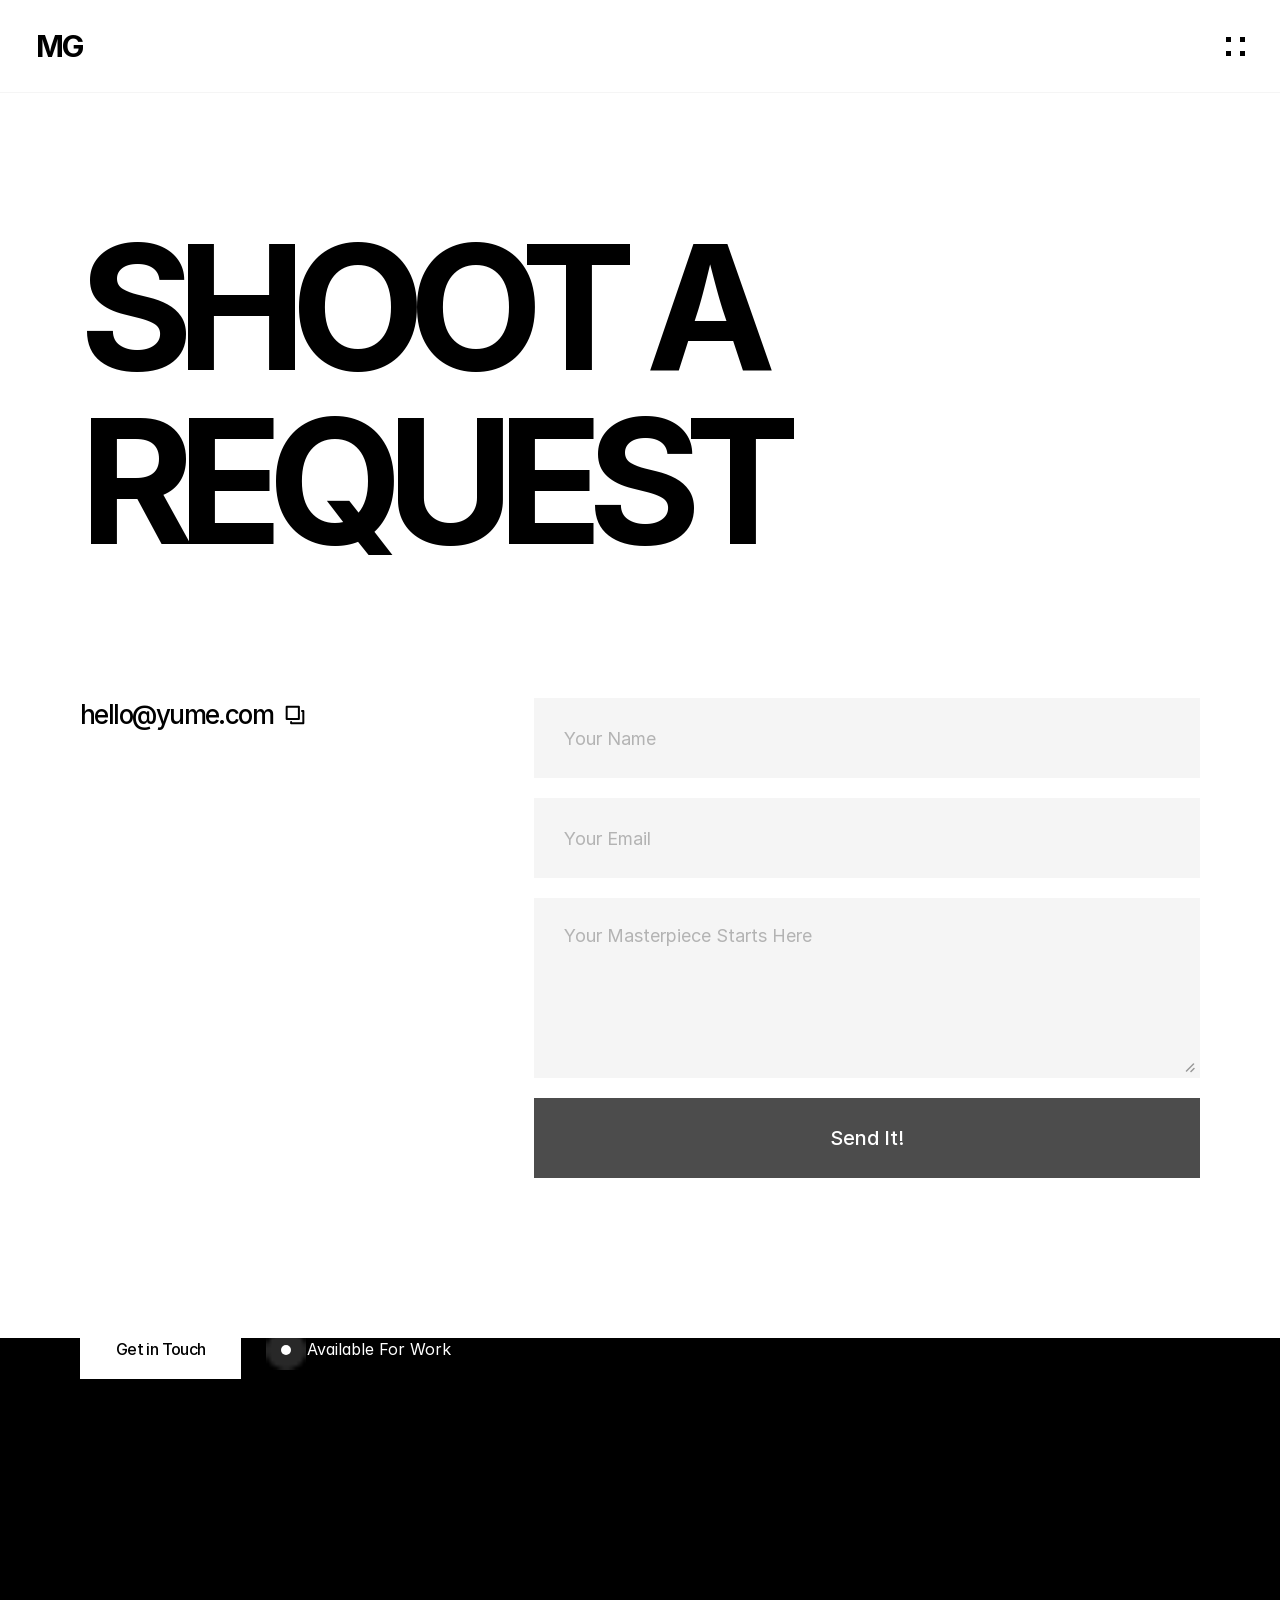
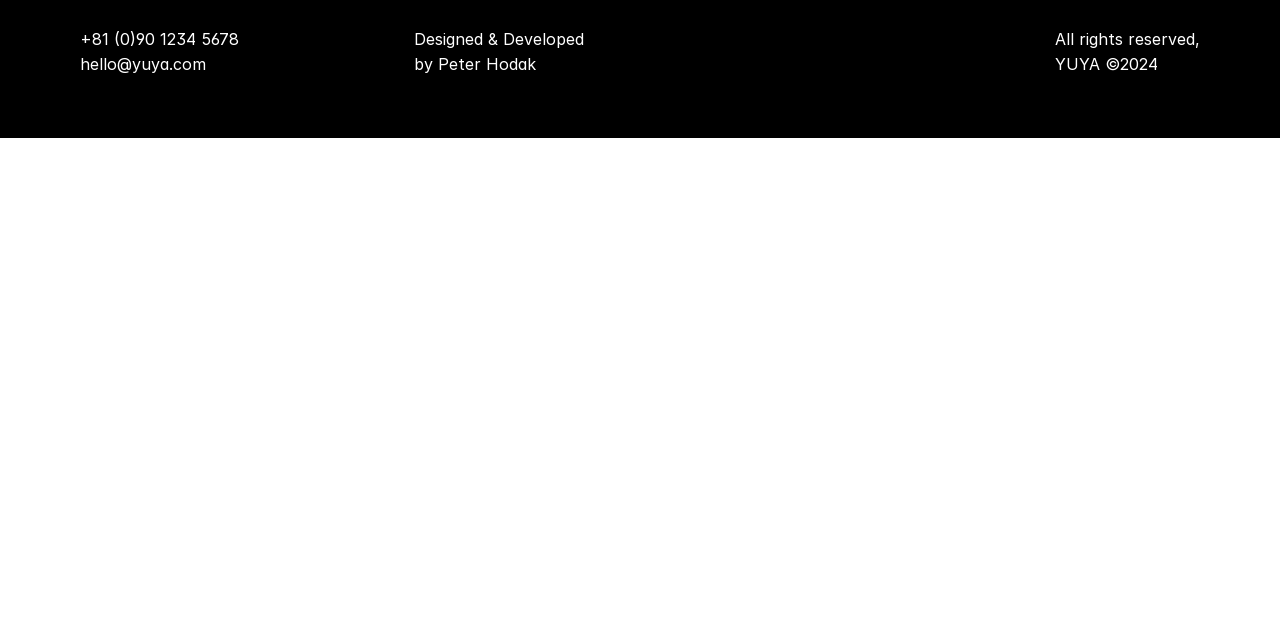
<file: contact/index.html>
<!DOCTYPE html><!-- Made in Framer · framer.com ✨ --><!-- Published Jul 9, 2026, 10:10 AM UTC --><html lang="en" data-redirect-timezone="1"><head>
  <script id="framexporter-file-protocol-shim">(function(){if(location.protocol!=="file:")return;var M={"/about":"about/index.html","/contact":"contact/index.html","/":"index.html","/works/bmw":"works/bmw/index.html","/works/cch-digitaltwin":"works/cch-digitaltwin/index.html","/works/equinor":"works/equinor/index.html","/works":"works/index.html","/works/samsung-lu":"works/samsung-lu/index.html"};function norm(p){p=(p||"").split("?")[0].split("#")[0];return p.replace(/\/+$/,"")||"/"}function targetFor(route){var r=norm(route);var rel=M[r];if(!rel)return null;try{return new URL(rel,location.href)}catch(e){return null}}function go(route,useHistory){var t=targetFor(route);if(!t)return false;if(t.href===location.href){if(useHistory){try{history.replaceState(null,"",route)}catch(e){}}return true}location.href=t.href;return true}function patchHistory(fn){return function(s,t,u){if(typeof u!=="string"||u.charAt(0)!=="/"||u.charAt(1)==="/")return fn.apply(history,arguments);var t=targetFor(u);if(!t)return fn.apply(history,arguments);if(t.href===location.href)return fn.call(history,s,t,u);location.href=t.href}}history.pushState=patchHistory(history.pushState);history.replaceState=patchHistory(history.replaceState);document.addEventListener("click",function(e){var a=e.target&&e.target.closest?e.target.closest("a[href]"):null;if(!a)return;var h=a.getAttribute("href");if(!h||h.charAt(0)!=="/"||h.charAt(1)==="/")return;e.preventDefault();go(h,false)},true);go("/",true)})();</script>
  <script id="framexporter-framercms-shim">(function(){function sliceBuf(ab,rangeParam){var u8=new Uint8Array(ab),parts=rangeParam.split(","),total=0,i,p,from,to,chunk;for(i=0;i<parts.length;i++){p=parts[i].split("-");from=+p[0];to=+p[1]+1;total+=to-from;}var out=new Uint8Array(total),off=0;for(i=0;i<parts.length;i++){p=parts[i].split("-");from=+p[0];to=+p[1]+1;chunk=u8.subarray(from,to);out.set(chunk,off);off+=chunk.length;}return out.buffer;}function getUrl(input){if(typeof input==="string")return input;if(input&&typeof input.url==="string")return input.url;return null;}function parse(u){try{return new URL(u,location.href)}catch(e){return null;}}function fixPath(u){var s=u.toString();if(s.indexOf("/assets/assets/")>=0)return new URL(s.replace("/assets/assets/","/assets/"));if(s.indexOf("/cms/")>=0&&/\.framercms/i.test(s))return new URL(s.replace("/cms/","/assets/"));return u;}function needs(u){return u&&/\.framercms$/i.test(u.pathname)&&u.searchParams.has("range");}function strip(u){u=fixPath(u);var range=u.searchParams.get("range");u.searchParams.delete("range");return{clean:u.toString(),range:range};}function responseFromSlice(res,ab,range){var body=sliceBuf(ab,range);var h=new Headers(res.headers);h.delete("content-length");h.delete("content-range");return new Response(body,{status:200,statusText:res.statusText,headers:h});}var nativeFetch=window.fetch;if(!nativeFetch)return;function loadSlice(clean,range,init){return nativeFetch(clean,init).then(function(res){if(!res.ok)return res;return res.arrayBuffer().then(function(ab){return responseFromSlice(res,ab,range);});});}window.fetch=function(input,init){var url=getUrl(input);if(!url)return nativeFetch.apply(this,arguments);var u=parse(url);if(!needs(u))return nativeFetch.apply(this,arguments);var s=strip(u);return loadSlice(s.clean,s.range,init);};var XO=XMLHttpRequest.prototype.open,XS=XMLHttpRequest.prototype.send;XMLHttpRequest.prototype.open=function(m,url){this._feUrl=url;return XO.apply(this,arguments);};XMLHttpRequest.prototype.send=function(body){var url=this._feUrl;if(typeof url!=="string")return XS.apply(this,arguments);var u=parse(url);if(!needs(u))return XS.apply(this,arguments);var s=strip(u),xhr=this;loadSlice(s.clean,s.range).then(function(res){return res.arrayBuffer();}).then(function(ab){Object.defineProperty(xhr,"status",{value:200});Object.defineProperty(xhr,"readyState",{value:4});Object.defineProperty(xhr,"response",{value:ab});Object.defineProperty(xhr,"responseURL",{value:url});xhr.dispatchEvent(new Event("load"));xhr.dispatchEvent(new Event("loadend"));}).catch(function(){XS.call(xhr,body);});};})();</script>
  <script id="framexporter-cdn-map" type="application/json">{"/images/shared/6tTbkXggWgQCAJ4DO2QEdXXmgM.svg":"images/shared/6tTbkXggWgQCAJ4DO2QEdXXmgM.svg","/images/6tTbkXggWgQCAJ4DO2QEdXXmgM":"images/shared/6tTbkXggWgQCAJ4DO2QEdXXmgM.svg","/images/shared/11KSGbIZoRSg4pjdnUoif6MKHI.svg":"images/shared/11KSGbIZoRSg4pjdnUoif6MKHI.svg","/images/11KSGbIZoRSg4pjdnUoif6MKHI":"images/shared/11KSGbIZoRSg4pjdnUoif6MKHI.svg","/assets/5A3Ce6C9YYmCjpQx9M4inSaKU.woff2":"fonts/5A3Ce6C9YYmCjpQx9M4inSaKU.woff2","/assets/Qx95Xyt0Ka3SGhinnbXIGpEIyP4.woff2":"fonts/Qx95Xyt0Ka3SGhinnbXIGpEIyP4.woff2","/assets/6mJuEAguuIuMog10gGvH5d3cl8.woff2":"fonts/6mJuEAguuIuMog10gGvH5d3cl8.woff2","/assets/xYYWaj7wCU5zSQH0eXvSaS19wo.woff2":"fonts/xYYWaj7wCU5zSQH0eXvSaS19wo.woff2","/assets/otTaNuNpVK4RbdlT7zDDdKvQBA.woff2":"fonts/otTaNuNpVK4RbdlT7zDDdKvQBA.woff2","/assets/d3tHnaQIAeqiE5hGcRw4mmgWYU.woff2":"fonts/d3tHnaQIAeqiE5hGcRw4mmgWYU.woff2","/assets/DolVirEGb34pEXEp8t8FQBSK4.woff2":"fonts/DolVirEGb34pEXEp8t8FQBSK4.woff2","/assets/DpPBYI0sL4fYLgAkX8KXOPVt7c.woff2":"fonts/DpPBYI0sL4fYLgAkX8KXOPVt7c.woff2","/assets/4RAEQdEOrcnDkhHiiCbJOw92Lk.woff2":"fonts/4RAEQdEOrcnDkhHiiCbJOw92Lk.woff2","/assets/1K3W8DizY3v4emK8Mb08YHxTbs.woff2":"fonts/1K3W8DizY3v4emK8Mb08YHxTbs.woff2","/assets/tUSCtfYVM1I1IchuyCwz9gDdQ.woff2":"fonts/tUSCtfYVM1I1IchuyCwz9gDdQ.woff2","/assets/VgYFWiwsAC5OYxAycRXXvhze58.woff2":"fonts/VgYFWiwsAC5OYxAycRXXvhze58.woff2","/assets/DXD0Q7LSl7HEvDzucnyLnGBHM.woff2":"fonts/DXD0Q7LSl7HEvDzucnyLnGBHM.woff2","/assets/GIryZETIX4IFypco5pYZONKhJIo.woff2":"fonts/GIryZETIX4IFypco5pYZONKhJIo.woff2","/assets/H89BbHkbHDzlxZzxi8uPzTsp90.woff2":"fonts/H89BbHkbHDzlxZzxi8uPzTsp90.woff2","/assets/u6gJwDuwB143kpNK1T1MDKDWkMc.woff2":"fonts/u6gJwDuwB143kpNK1T1MDKDWkMc.woff2","/assets/43sJ6MfOPh1LCJt46OvyDuSbA6o.woff2":"fonts/43sJ6MfOPh1LCJt46OvyDuSbA6o.woff2","/assets/wccHG0r4gBDAIRhfHiOlq6oEkqw.woff2":"fonts/wccHG0r4gBDAIRhfHiOlq6oEkqw.woff2","/assets/WZ367JPwf9bRW6LdTHN8rXgSjw.woff2":"fonts/WZ367JPwf9bRW6LdTHN8rXgSjw.woff2","/assets/QxmhnWTzLtyjIiZcfaLIJ8EFBXU.woff2":"fonts/QxmhnWTzLtyjIiZcfaLIJ8EFBXU.woff2","/assets/2A4Xx7CngadFGlVV4xrO06OBHY.woff2":"fonts/2A4Xx7CngadFGlVV4xrO06OBHY.woff2","/assets/khkJkwSL66WFg8SX6Wa726c.woff2":"fonts/khkJkwSL66WFg8SX6Wa726c.woff2","/assets/0E7IMbDzcGABpBwwqNEt60wU0w.woff2":"fonts/0E7IMbDzcGABpBwwqNEt60wU0w.woff2","/assets/NTJ0nQgIF0gcDelS14zQ9NR9Q.woff2":"fonts/NTJ0nQgIF0gcDelS14zQ9NR9Q.woff2","/assets/QrcNhgEPfRl0LS8qz5Ln8olanl8.woff2":"fonts/QrcNhgEPfRl0LS8qz5Ln8olanl8.woff2","/assets/JEXmejW8mXOYMtt0hyRg811kHac.woff2":"fonts/JEXmejW8mXOYMtt0hyRg811kHac.woff2","/assets/ksvR4VsLksjpSwnC2fPgHRNMw.woff2":"fonts/ksvR4VsLksjpSwnC2fPgHRNMw.woff2","/assets/uy9s0iWuxiNnVt8EpTI3gzohpwo.woff2":"fonts/uy9s0iWuxiNnVt8EpTI3gzohpwo.woff2","/assets/5vvr9Vy74if2I6bQbJvbw7SY1pQ.woff2":"fonts/5vvr9Vy74if2I6bQbJvbw7SY1pQ.woff2","/assets/EOr0mi4hNtlgWNn9if640EZzXCo.woff2":"fonts/EOr0mi4hNtlgWNn9if640EZzXCo.woff2","/assets/Y9k9QrlZAqio88Klkmbd8VoMQc.woff2":"fonts/Y9k9QrlZAqio88Klkmbd8VoMQc.woff2","/assets/OYrD2tBIBPvoJXiIHnLoOXnY9M.woff2":"fonts/OYrD2tBIBPvoJXiIHnLoOXnY9M.woff2","/assets/JeYwfuaPfZHQhEG8U5gtPDZ7WQ.woff2":"fonts/JeYwfuaPfZHQhEG8U5gtPDZ7WQ.woff2","/assets/GrgcKwrN6d3Uz8EwcLHZxwEfC4.woff2":"fonts/GrgcKwrN6d3Uz8EwcLHZxwEfC4.woff2","/assets/b6Y37FthZeALduNqHicBT6FutY.woff2":"fonts/b6Y37FthZeALduNqHicBT6FutY.woff2","/assets/05KsVHGDmqXSBXM4yRZ65P8i0s.woff2":"fonts/05KsVHGDmqXSBXM4yRZ65P8i0s.woff2","/assets/ky8ovPukK4dJ1Pxq74qGhOqCYI.woff2":"fonts/ky8ovPukK4dJ1Pxq74qGhOqCYI.woff2","/assets/vvNSqIj42qeQ2bvCRBIWKHscrc.woff2":"fonts/vvNSqIj42qeQ2bvCRBIWKHscrc.woff2","/assets/3ZmXbBKToJifDV9gwcifVd1tEY.woff2":"fonts/3ZmXbBKToJifDV9gwcifVd1tEY.woff2","/assets/FNfhX3dt4ChuLJq2PwdlxHO7PU.woff2":"fonts/FNfhX3dt4ChuLJq2PwdlxHO7PU.woff2","/assets/g0c8vEViiXNlKAgI4Ymmk3Ig.woff2":"fonts/g0c8vEViiXNlKAgI4Ymmk3Ig.woff2","/assets/efTfQcBJ53kM2pB1hezSZ3RDUFs.woff2":"fonts/efTfQcBJ53kM2pB1hezSZ3RDUFs.woff2","/assets/hyOgCu0Xnghbimh0pE8QTvtt2AU.woff2":"fonts/hyOgCu0Xnghbimh0pE8QTvtt2AU.woff2","/assets/NeGmSOXrPBfEFIy5YZeHq17LEDA.woff2":"fonts/NeGmSOXrPBfEFIy5YZeHq17LEDA.woff2","/assets/oYaAX5himiTPYuN8vLWnqBbfD2s.woff2":"fonts/oYaAX5himiTPYuN8vLWnqBbfD2s.woff2","/assets/lEJLP4R0yuCaMCjSXYHtJw72M.woff2":"fonts/lEJLP4R0yuCaMCjSXYHtJw72M.woff2","/assets/cRJyLNuTJR5jbyKzGi33wU9cqIQ.woff2":"fonts/cRJyLNuTJR5jbyKzGi33wU9cqIQ.woff2","/assets/1ZFS7N918ojhhd0nQWdj3jz4w.woff2":"fonts/1ZFS7N918ojhhd0nQWdj3jz4w.woff2","/assets/A0Wcc7NgXMjUuFdquHDrIZpzZw0.woff2":"fonts/A0Wcc7NgXMjUuFdquHDrIZpzZw0.woff2","/assets/vxBnBhH8768IFAXAb4Qf6wQHKs.woff2":"fonts/vxBnBhH8768IFAXAb4Qf6wQHKs.woff2","/assets/zSsEuoJdh8mcFVk976C05ZfQr8.woff2":"fonts/zSsEuoJdh8mcFVk976C05ZfQr8.woff2","/assets/b8ezwLrN7h2AUoPEENcsTMVJ0.woff2":"fonts/b8ezwLrN7h2AUoPEENcsTMVJ0.woff2","/assets/mvNEIBLyHbscgHtwfsByjXUz3XY.woff2":"fonts/mvNEIBLyHbscgHtwfsByjXUz3XY.woff2","/assets/6FI2EneKzM3qBy5foOZXey7coCA.woff2":"fonts/6FI2EneKzM3qBy5foOZXey7coCA.woff2","/assets/qrVgiXNd6RuQjETYQiVQ9nqCk.woff2":"fonts/qrVgiXNd6RuQjETYQiVQ9nqCk.woff2","/assets/NHHeAKJVP0ZWHk5YZnQQChIsBM.woff2":"fonts/NHHeAKJVP0ZWHk5YZnQQChIsBM.woff2","/assets/vQyevYAyHtARFwPqUzQGpnDs.woff2":"fonts/vQyevYAyHtARFwPqUzQGpnDs.woff2","/images/shared/KgCKAN78DWLgvAgK3CxWe7ylK9o.png":"images/shared/KgCKAN78DWLgvAgK3CxWe7ylK9o.png","/images/KgCKAN78DWLgvAgK3CxWe7ylK9o":"images/shared/KgCKAN78DWLgvAgK3CxWe7ylK9o.png","/images/shared/cmIuyZbvGXvbeI3KrZlAVmPyXk.png":"images/shared/cmIuyZbvGXvbeI3KrZlAVmPyXk.png","/images/cmIuyZbvGXvbeI3KrZlAVmPyXk":"images/shared/cmIuyZbvGXvbeI3KrZlAVmPyXk.png","/images/shared/csaSuIet1LU8yJrkuaQ2NV3ngYw.png":"images/shared/csaSuIet1LU8yJrkuaQ2NV3ngYw.png","/images/csaSuIet1LU8yJrkuaQ2NV3ngYw":"images/shared/csaSuIet1LU8yJrkuaQ2NV3ngYw.png","/images/_archive/AqB43QtZJGX18cPnVLx27RjcU.png":"images/_archive/AqB43QtZJGX18cPnVLx27RjcU.png","/images/AqB43QtZJGX18cPnVLx27RjcU":"images/_archive/AqB43QtZJGX18cPnVLx27RjcU.png","/assets/CfMzU8w2e7tHgF4T4rATMPuWosA.woff2":"fonts/CfMzU8w2e7tHgF4T4rATMPuWosA.woff2","/assets/867QObYax8ANsfX4TGEVU9YiCM.woff2":"fonts/867QObYax8ANsfX4TGEVU9YiCM.woff2","/assets/Oyn2ZbENFdnW7mt2Lzjk1h9Zb9k.woff2":"fonts/Oyn2ZbENFdnW7mt2Lzjk1h9Zb9k.woff2","/assets/cdAe8hgZ1cMyLu9g005pAW3xMo.woff2":"fonts/cdAe8hgZ1cMyLu9g005pAW3xMo.woff2","/assets/DOfvtmE1UplCq161m6Hj8CSQYg.woff2":"fonts/DOfvtmE1UplCq161m6Hj8CSQYg.woff2","/assets/vFzuJY0c65av44uhEKB6vyjFMg.woff2":"fonts/vFzuJY0c65av44uhEKB6vyjFMg.woff2","/assets/tKtBcDnBMevsEEJKdNGhhkLzYo.woff2":"fonts/tKtBcDnBMevsEEJKdNGhhkLzYo.woff2","/images/about/WDImWMoSvqgQtnh9zNy7Fj5aI.jpeg":"images/about/WDImWMoSvqgQtnh9zNy7Fj5aI.jpeg","/images/WDImWMoSvqgQtnh9zNy7Fj5aI":"images/about/WDImWMoSvqgQtnh9zNy7Fj5aI.jpeg","/images/about/5ptRykDPXsA3G0viLbIJLBG2I.svg":"images/about/5ptRykDPXsA3G0viLbIJLBG2I.svg","/images/5ptRykDPXsA3G0viLbIJLBG2I":"images/about/5ptRykDPXsA3G0viLbIJLBG2I.svg","/images/about/zwIWhbdgQXRwHa5sCxm0vU1E1xM.svg":"images/about/zwIWhbdgQXRwHa5sCxm0vU1E1xM.svg","/images/zwIWhbdgQXRwHa5sCxm0vU1E1xM":"images/about/zwIWhbdgQXRwHa5sCxm0vU1E1xM.svg","/images/about/sMikj3o7KtJ15dQjBNZE2LXH8.svg":"images/about/sMikj3o7KtJ15dQjBNZE2LXH8.svg","/images/sMikj3o7KtJ15dQjBNZE2LXH8":"images/about/sMikj3o7KtJ15dQjBNZE2LXH8.svg","/images/about/vGbZ9NqqXCatpLzcHNfoRZiGPQE.svg":"images/about/vGbZ9NqqXCatpLzcHNfoRZiGPQE.svg","/images/vGbZ9NqqXCatpLzcHNfoRZiGPQE":"images/about/vGbZ9NqqXCatpLzcHNfoRZiGPQE.svg","/images/about/w8L6nh6vOOW1ydbryjucHkTZfPI.svg":"images/about/w8L6nh6vOOW1ydbryjucHkTZfPI.svg","/images/w8L6nh6vOOW1ydbryjucHkTZfPI":"images/about/w8L6nh6vOOW1ydbryjucHkTZfPI.svg","/images/about/gRGMuorkPcsUMtbaeoyTUUzlZLo.svg":"images/about/gRGMuorkPcsUMtbaeoyTUUzlZLo.svg","/images/gRGMuorkPcsUMtbaeoyTUUzlZLo":"images/about/gRGMuorkPcsUMtbaeoyTUUzlZLo.svg","/images/about/XtsU0wisGzN85jei7k4J6dlmfZI.jpeg":"images/about/XtsU0wisGzN85jei7k4J6dlmfZI.jpeg","/images/XtsU0wisGzN85jei7k4J6dlmfZI":"images/about/XtsU0wisGzN85jei7k4J6dlmfZI.jpeg","/images/about/YR26TNo3hsv0t4LlvIJsYAezJg.png":"images/about/YR26TNo3hsv0t4LlvIJsYAezJg.png","/images/YR26TNo3hsv0t4LlvIJsYAezJg":"images/about/YR26TNo3hsv0t4LlvIJsYAezJg.png","/images/shared/0LVsuVzdIGRz7zTAxTF4jhEKro.jpg":"images/shared/0LVsuVzdIGRz7zTAxTF4jhEKro.jpg","/images/0LVsuVzdIGRz7zTAxTF4jhEKro":"images/shared/0LVsuVzdIGRz7zTAxTF4jhEKro.jpg","/images/shared/ACafY6vzHB0xyFGl7Pd9dQTvaqA.png":"images/shared/ACafY6vzHB0xyFGl7Pd9dQTvaqA.png","/images/ACafY6vzHB0xyFGl7Pd9dQTvaqA":"images/shared/ACafY6vzHB0xyFGl7Pd9dQTvaqA.png","/images/shared/v6tvhEfh75uNqTlHHBeCUQqcof0.png":"images/shared/v6tvhEfh75uNqTlHHBeCUQqcof0.png","/images/v6tvhEfh75uNqTlHHBeCUQqcof0":"images/shared/v6tvhEfh75uNqTlHHBeCUQqcof0.png","/images/works/bmw/I4KluRint693YKeq6fISIOd1G0Q.png":"images/works/bmw/I4KluRint693YKeq6fISIOd1G0Q.png","/images/I4KluRint693YKeq6fISIOd1G0Q":"images/works/bmw/I4KluRint693YKeq6fISIOd1G0Q.png","/images/works/bmw/2ClKzVFnAgDvRgKBG1LpcH4gkSU.png":"images/works/bmw/2ClKzVFnAgDvRgKBG1LpcH4gkSU.png","/images/2ClKzVFnAgDvRgKBG1LpcH4gkSU":"images/works/bmw/2ClKzVFnAgDvRgKBG1LpcH4gkSU.png","/images/works/bmw/NZJCToz0jtuHYvH4rVu5pI6dEk.png":"images/works/bmw/NZJCToz0jtuHYvH4rVu5pI6dEk.png","/images/NZJCToz0jtuHYvH4rVu5pI6dEk":"images/works/bmw/NZJCToz0jtuHYvH4rVu5pI6dEk.png","/images/_archive/gsZOwL8HeTDaSDPVN0wse9Subms.png":"images/_archive/gsZOwL8HeTDaSDPVN0wse9Subms.png","/images/gsZOwL8HeTDaSDPVN0wse9Subms":"images/_archive/gsZOwL8HeTDaSDPVN0wse9Subms.png","/images/works/bmw/HXUXTmUvkKDzo7g1arBhTpPRc.jpg":"images/works/bmw/HXUXTmUvkKDzo7g1arBhTpPRc.jpg","/images/HXUXTmUvkKDzo7g1arBhTpPRc":"images/works/bmw/HXUXTmUvkKDzo7g1arBhTpPRc.jpg","/images/works/bmw/v11K4KudpwMo7MUx6xLBzuWZmaw.jpg":"images/works/bmw/v11K4KudpwMo7MUx6xLBzuWZmaw.jpg","/images/v11K4KudpwMo7MUx6xLBzuWZmaw":"images/works/bmw/v11K4KudpwMo7MUx6xLBzuWZmaw.jpg","/images/shared/fqfdzoFm1rEl96f8j7EZork83A.png":"images/shared/fqfdzoFm1rEl96f8j7EZork83A.png","/images/fqfdzoFm1rEl96f8j7EZork83A":"images/shared/fqfdzoFm1rEl96f8j7EZork83A.png","/images/works/samsung-lu/zlrzw47Wu3xmuPXO92W0c6fFro.png":"images/works/samsung-lu/zlrzw47Wu3xmuPXO92W0c6fFro.png","/images/zlrzw47Wu3xmuPXO92W0c6fFro":"images/works/samsung-lu/zlrzw47Wu3xmuPXO92W0c6fFro.png","/images/works/samsung-lu/1zCJ2OVPwvaduny7wG5Gmg.png":"images/works/samsung-lu/1zCJ2OVPwvaduny7wG5Gmg.png","/images/1zCJ2OVPwvaduny7wG5Gmg":"images/works/samsung-lu/1zCJ2OVPwvaduny7wG5Gmg.png","/images/works/samsung-lu/WPZ4NoP3dSy6pxG9FcIZyXEEYsY.png":"images/works/samsung-lu/WPZ4NoP3dSy6pxG9FcIZyXEEYsY.png","/images/WPZ4NoP3dSy6pxG9FcIZyXEEYsY":"images/works/samsung-lu/WPZ4NoP3dSy6pxG9FcIZyXEEYsY.png","/images/works/samsung-lu/N8VZoPwo16xgLzuKcdl1LpWt41Q.png":"images/works/samsung-lu/N8VZoPwo16xgLzuKcdl1LpWt41Q.png","/images/N8VZoPwo16xgLzuKcdl1LpWt41Q":"images/works/samsung-lu/N8VZoPwo16xgLzuKcdl1LpWt41Q.png","/images/works/samsung-lu/hwCorDTdbm041GrrY0cWU2HmM.png":"images/works/samsung-lu/hwCorDTdbm041GrrY0cWU2HmM.png","/images/hwCorDTdbm041GrrY0cWU2HmM":"images/works/samsung-lu/hwCorDTdbm041GrrY0cWU2HmM.png","/images/_archive/Zmc1HWX7mAtdYWWkfFRkBw4ECc.png":"images/_archive/Zmc1HWX7mAtdYWWkfFRkBw4ECc.png","/images/Zmc1HWX7mAtdYWWkfFRkBw4ECc":"images/_archive/Zmc1HWX7mAtdYWWkfFRkBw4ECc.png","/images/_archive/ngA0IzpmuKrDed0tNwyliU914.png":"images/_archive/ngA0IzpmuKrDed0tNwyliU914.png","/images/ngA0IzpmuKrDed0tNwyliU914":"images/_archive/ngA0IzpmuKrDed0tNwyliU914.png","/images/works/samsung-lu/yp9spvRnbG944w7BKKFfEini0JM.jpeg":"images/works/samsung-lu/yp9spvRnbG944w7BKKFfEini0JM.jpeg","/images/yp9spvRnbG944w7BKKFfEini0JM":"images/works/samsung-lu/yp9spvRnbG944w7BKKFfEini0JM.jpeg","/images/works/samsung-lu/rovPJPLKP4jd9wguHxjL8KQc.jpeg":"images/works/samsung-lu/rovPJPLKP4jd9wguHxjL8KQc.jpeg","/images/rovPJPLKP4jd9wguHxjL8KQc":"images/works/samsung-lu/rovPJPLKP4jd9wguHxjL8KQc.jpeg","/images/works/samsung-lu/aRY6nEt12sS7pyAYJnFvzTFIq9E.jpeg":"images/works/samsung-lu/aRY6nEt12sS7pyAYJnFvzTFIq9E.jpeg","/images/aRY6nEt12sS7pyAYJnFvzTFIq9E":"images/works/samsung-lu/aRY6nEt12sS7pyAYJnFvzTFIq9E.jpeg","/images/works/samsung-lu/LwtyNHNtAusxMOlNyPqzKZW0mxE.jpeg":"images/works/samsung-lu/LwtyNHNtAusxMOlNyPqzKZW0mxE.jpeg","/images/LwtyNHNtAusxMOlNyPqzKZW0mxE":"images/works/samsung-lu/LwtyNHNtAusxMOlNyPqzKZW0mxE.jpeg","/images/works/samsung-lu/LzFzmWf4OcpqQzczZ4ohKEFO5c.jpeg":"images/works/samsung-lu/LzFzmWf4OcpqQzczZ4ohKEFO5c.jpeg","/images/LzFzmWf4OcpqQzczZ4ohKEFO5c":"images/works/samsung-lu/LzFzmWf4OcpqQzczZ4ohKEFO5c.jpeg","/images/works/samsung-lu/YyV2ACnpUMetSsrUjbzR9qQzWE.jpeg":"images/works/samsung-lu/YyV2ACnpUMetSsrUjbzR9qQzWE.jpeg","/images/YyV2ACnpUMetSsrUjbzR9qQzWE":"images/works/samsung-lu/YyV2ACnpUMetSsrUjbzR9qQzWE.jpeg","/images/works/samsung-lu/WWfilRyzBVsbahJD1HrnyuFlng.jpeg":"images/works/samsung-lu/WWfilRyzBVsbahJD1HrnyuFlng.jpeg","/images/WWfilRyzBVsbahJD1HrnyuFlng":"images/works/samsung-lu/WWfilRyzBVsbahJD1HrnyuFlng.jpeg","/images/_archive/fZrRE6jNvSg4gqScYLN5JyRBpY.jpeg":"images/_archive/fZrRE6jNvSg4gqScYLN5JyRBpY.jpeg","/images/fZrRE6jNvSg4gqScYLN5JyRBpY":"images/_archive/fZrRE6jNvSg4gqScYLN5JyRBpY.jpeg","/images/_archive/RqNmi0Pz9c376oZhuA7p0KPQm8.jpeg":"images/_archive/RqNmi0Pz9c376oZhuA7p0KPQm8.jpeg","/images/RqNmi0Pz9c376oZhuA7p0KPQm8":"images/_archive/RqNmi0Pz9c376oZhuA7p0KPQm8.jpeg","/images/works/samsung-lu/KZEmEMVkReOYNiaU96TsdSGPM0.jpeg":"images/works/samsung-lu/KZEmEMVkReOYNiaU96TsdSGPM0.jpeg","/images/KZEmEMVkReOYNiaU96TsdSGPM0":"images/works/samsung-lu/KZEmEMVkReOYNiaU96TsdSGPM0.jpeg","/images/works/samsung-lu/0looytLa3DbevHtzVOdQ6p0ipYY.jpeg":"images/works/samsung-lu/0looytLa3DbevHtzVOdQ6p0ipYY.jpeg","/images/0looytLa3DbevHtzVOdQ6p0ipYY":"images/works/samsung-lu/0looytLa3DbevHtzVOdQ6p0ipYY.jpeg","/images/works/samsung-lu/M7xMV50MaYNHS0HHVXtOpLO22KA.jpeg":"images/works/samsung-lu/M7xMV50MaYNHS0HHVXtOpLO22KA.jpeg","/images/M7xMV50MaYNHS0HHVXtOpLO22KA":"images/works/samsung-lu/M7xMV50MaYNHS0HHVXtOpLO22KA.jpeg","/images/works/samsung-lu/k2ZS06msq1jNErklwOzACirqdU.jpeg":"images/works/samsung-lu/k2ZS06msq1jNErklwOzACirqdU.jpeg","/images/k2ZS06msq1jNErklwOzACirqdU":"images/works/samsung-lu/k2ZS06msq1jNErklwOzACirqdU.jpeg","/images/_archive/sL4a4afMk1NlOkVzoXmYaTL2Zc.jpeg":"images/_archive/sL4a4afMk1NlOkVzoXmYaTL2Zc.jpeg","/images/sL4a4afMk1NlOkVzoXmYaTL2Zc":"images/_archive/sL4a4afMk1NlOkVzoXmYaTL2Zc.jpeg","/images/_archive/zVi59EASahTVzUXQTnDSBiJ8kLw.png":"images/_archive/zVi59EASahTVzUXQTnDSBiJ8kLw.png","/images/zVi59EASahTVzUXQTnDSBiJ8kLw":"images/_archive/zVi59EASahTVzUXQTnDSBiJ8kLw.png","/images/_archive/FejZnmmIuuCkxm3HRslxysgbw.png":"images/_archive/FejZnmmIuuCkxm3HRslxysgbw.png","/images/FejZnmmIuuCkxm3HRslxysgbw":"images/_archive/FejZnmmIuuCkxm3HRslxysgbw.png","/images/_archive/Tks8MH70jLQ4XrgI37YbROVFS8.png":"images/_archive/Tks8MH70jLQ4XrgI37YbROVFS8.png","/images/Tks8MH70jLQ4XrgI37YbROVFS8":"images/_archive/Tks8MH70jLQ4XrgI37YbROVFS8.png","/images/_archive/4Ui9SUgJXUMaDoXNLYwCPjZUMM.png":"images/_archive/4Ui9SUgJXUMaDoXNLYwCPjZUMM.png","/images/4Ui9SUgJXUMaDoXNLYwCPjZUMM":"images/_archive/4Ui9SUgJXUMaDoXNLYwCPjZUMM.png","/images/_archive/GhTMP47lFwBeaV6xTD1n3d7eHQ.gif":"images/_archive/GhTMP47lFwBeaV6xTD1n3d7eHQ.gif","/images/GhTMP47lFwBeaV6xTD1n3d7eHQ":"images/_archive/GhTMP47lFwBeaV6xTD1n3d7eHQ.gif","/images/_archive/dxQy8zBMPyYQHyeUgmzacgs10E.gif":"images/_archive/dxQy8zBMPyYQHyeUgmzacgs10E.gif","/images/dxQy8zBMPyYQHyeUgmzacgs10E":"images/_archive/dxQy8zBMPyYQHyeUgmzacgs10E.gif","/images/_archive/hlUM38MpsIxm4d5DGv9bxImc0.gif":"images/_archive/hlUM38MpsIxm4d5DGv9bxImc0.gif","/images/hlUM38MpsIxm4d5DGv9bxImc0":"images/_archive/hlUM38MpsIxm4d5DGv9bxImc0.gif","/images/_archive/6HTbCKoW9mcBWgcDR4bz4RCzw3I.gif":"images/_archive/6HTbCKoW9mcBWgcDR4bz4RCzw3I.gif","/images/6HTbCKoW9mcBWgcDR4bz4RCzw3I":"images/_archive/6HTbCKoW9mcBWgcDR4bz4RCzw3I.gif","/images/_archive/4FlITkd7fX1RkNAUBxePZum9GA.gif":"images/_archive/4FlITkd7fX1RkNAUBxePZum9GA.gif","/images/4FlITkd7fX1RkNAUBxePZum9GA":"images/_archive/4FlITkd7fX1RkNAUBxePZum9GA.gif","/images/_archive/ODVvEPYdFMmS3Cy8LM9vURPqVY.png":"images/_archive/ODVvEPYdFMmS3Cy8LM9vURPqVY.png","/images/ODVvEPYdFMmS3Cy8LM9vURPqVY":"images/_archive/ODVvEPYdFMmS3Cy8LM9vURPqVY.png","/images/_archive/1nNWYteqveMOLBrM6v7xLeNEQ8w.png":"images/_archive/1nNWYteqveMOLBrM6v7xLeNEQ8w.png","/images/1nNWYteqveMOLBrM6v7xLeNEQ8w":"images/_archive/1nNWYteqveMOLBrM6v7xLeNEQ8w.png","/images/_archive/gMIYSgz6JTFZzKiq7J7Rl1O6E.png":"images/_archive/gMIYSgz6JTFZzKiq7J7Rl1O6E.png","/images/gMIYSgz6JTFZzKiq7J7Rl1O6E":"images/_archive/gMIYSgz6JTFZzKiq7J7Rl1O6E.png","/images/_archive/PZjosS0DBIUA4MjU0orVmaGtM.png":"images/_archive/PZjosS0DBIUA4MjU0orVmaGtM.png","/images/PZjosS0DBIUA4MjU0orVmaGtM":"images/_archive/PZjosS0DBIUA4MjU0orVmaGtM.png","/images/_archive/4jgK0qFNye35RpGaumArZcb5uHg.png":"images/_archive/4jgK0qFNye35RpGaumArZcb5uHg.png","/images/4jgK0qFNye35RpGaumArZcb5uHg":"images/_archive/4jgK0qFNye35RpGaumArZcb5uHg.png","/images/_archive/uk3h0Rn8JTrW7zpafBJ4i7RnBQ.png":"images/_archive/uk3h0Rn8JTrW7zpafBJ4i7RnBQ.png","/images/uk3h0Rn8JTrW7zpafBJ4i7RnBQ":"images/_archive/uk3h0Rn8JTrW7zpafBJ4i7RnBQ.png","/images/_archive/hIcNuFbG0T9izDtITxgq780WU0.png":"images/_archive/hIcNuFbG0T9izDtITxgq780WU0.png","/images/hIcNuFbG0T9izDtITxgq780WU0":"images/_archive/hIcNuFbG0T9izDtITxgq780WU0.png","/images/_archive/myxOIwaSPzYNSuuks8WgnHg8Ao.png":"images/_archive/myxOIwaSPzYNSuuks8WgnHg8Ao.png","/images/myxOIwaSPzYNSuuks8WgnHg8Ao":"images/_archive/myxOIwaSPzYNSuuks8WgnHg8Ao.png","/images/_archive/pGiXYozQ3mE4cilNOItfe2L2fUA.svg":"images/_archive/pGiXYozQ3mE4cilNOItfe2L2fUA.svg","/images/pGiXYozQ3mE4cilNOItfe2L2fUA":"images/_archive/pGiXYozQ3mE4cilNOItfe2L2fUA.svg","/third-party-assets/fontshare/":"assets/fontshare.bin","/assets/MLWPbW1dUQawJLhhun3dBwpgJak.mp4":"images/_archive/MLWPbW1dUQawJLhhun3dBwpgJak.mp4","/images/_archive/5ILRvlYXf72kHSVHqpa3snGzjU.jpg":"images/_archive/5ILRvlYXf72kHSVHqpa3snGzjU.jpg","/images/5ILRvlYXf72kHSVHqpa3snGzjU":"images/_archive/5ILRvlYXf72kHSVHqpa3snGzjU.jpg","/assets/6enYvhyNcx6wXO02Q1HGMKi1j1o.mp4":"images/home/6enYvhyNcx6wXO02Q1HGMKi1j1o.mp4","/images/home/aNMPHlWUh96D62FMVTzhtgFqRY.webp":"images/home/aNMPHlWUh96D62FMVTzhtgFqRY.webp","/images/aNMPHlWUh96D62FMVTzhtgFqRY":"images/home/aNMPHlWUh96D62FMVTzhtgFqRY.webp","/modules/oY68lWWT7Yl0ZZRBnRXa/2D1vuPeh4K75R2LaOhTG/qf2lb9g2f.js":"assets/qf2lb9g2f.js","/assets/KgCKAN78DWLgvAgK3CxWe7ylK9o.png":"images/_archive/KgCKAN78DWLgvAgK3CxWe7ylK9o_152.png","/assets/AqB43QtZJGX18cPnVLx27RjcU.png":"images/_archive/AqB43QtZJGX18cPnVLx27RjcU_153.png","/images/_archive/cijsNVn2b5of4pwrm84Fjvj7K4M.png":"images/_archive/cijsNVn2b5of4pwrm84Fjvj7K4M.png","/images/cijsNVn2b5of4pwrm84Fjvj7K4M":"images/_archive/cijsNVn2b5of4pwrm84Fjvj7K4M.png","/images/_archive/UG0WEOdYvGUDjMS51MeTCedOAIU.jpeg":"images/_archive/UG0WEOdYvGUDjMS51MeTCedOAIU.jpeg","/images/UG0WEOdYvGUDjMS51MeTCedOAIU":"images/_archive/UG0WEOdYvGUDjMS51MeTCedOAIU.jpeg","/images/_archive/NEwgfH5fwdTxpZXcwMR6WE485w0.jpeg":"images/_archive/NEwgfH5fwdTxpZXcwMR6WE485w0.jpeg","/images/NEwgfH5fwdTxpZXcwMR6WE485w0":"images/_archive/NEwgfH5fwdTxpZXcwMR6WE485w0.jpeg","/images/_archive/OcHKKGQEEScwyBI4pT8KEMvofaM.png":"images/_archive/OcHKKGQEEScwyBI4pT8KEMvofaM.png","/images/OcHKKGQEEScwyBI4pT8KEMvofaM":"images/_archive/OcHKKGQEEScwyBI4pT8KEMvofaM.png","/images/_archive/uvesRWZDkKhmHmp0NSXIztndQ4.png":"images/_archive/uvesRWZDkKhmHmp0NSXIztndQ4.png","/images/uvesRWZDkKhmHmp0NSXIztndQ4":"images/_archive/uvesRWZDkKhmHmp0NSXIztndQ4.png","/cms/oY68lWWT7Yl0ZZRBnRXa/2D1vuPeh4K75R2LaOhTG/qf2lb9g2f-indexes-default-0.framercms":"assets/qf2lb9g2f-indexes-default-0.framercms","/cms/oY68lWWT7Yl0ZZRBnRXa/2D1vuPeh4K75R2LaOhTG/qf2lb9g2f-chunk-default-0.framercms":"assets/qf2lb9g2f-chunk-default-0.framercms"}</script>
  <script id="framexporter-cdn-rewriter">(function(){var el=document.getElementById("framexporter-cdn-map");if(!el)return;var map;try{map=JSON.parse(el.textContent||"{}")}catch(e){return}var hosts=/^(?:framerusercontent\.com|cdn\.framer\.com|static\.framer\.com)$/i;function isFramer(u){return u&&hosts.test(u.hostname)}function lookup(p){if(map[p])return map[p];var bare=p.match(/^\/images\/([A-Za-z0-9_-]+)$/);if(bare){var id=bare[1],exts=[".png",".jpg",".jpeg",".webp",".gif",".avif"];for(var i=0;i<exts.length;i++){var k="/images/"+id+exts[i];if(map[k])return map[k]}for(var k in map){if(k.indexOf("/"+id+".")>0)return map[k]}}var b=p.split("/").pop();if(!b)return null;for(var k in map){if(k===p||k.endsWith("/"+b))return map[k]}return null}function rewrite(raw){if(!raw||typeof raw!=="string")return raw;raw=raw.replace(/&amp;/g,"&").trim();try{var u=new URL(raw,location.href);if(!isFramer(u))return raw;var local=lookup(u.pathname);return local||raw}catch(e){return raw}}function fixSrcset(v){if(!v)return v;return v.split(",").map(function(part){part=part.trim();if(!part)return part;var bits=part.split(/\s+/);bits[0]=rewrite(bits[0]);return bits.join(" ")}).join(", ")}function fixEl(node){if(!node||node.nodeType!==1)return;var tag=node.tagName;if(tag==="IMG"||tag==="SOURCE"||tag==="VIDEO"){if(node.src)node.src=rewrite(node.src);if(node.srcset)node.srcset=fixSrcset(node.srcset);if(node.poster)node.poster=rewrite(node.poster)}if(tag==="LINK"&&node.href&&/preload|image/i.test(node.rel||""))node.href=rewrite(node.href);var st=node.getAttribute&&node.getAttribute("style");if(st&&/framerusercontent|cdn\.framer|static\.framer/i.test(st))node.setAttribute("style",st.replace(/url\(\s*["']?(https?:\/\/[^)"']+)["']?\s*\)/gi,function(_,u){return"url("+rewrite(u)+")"}))}function scan(root){if(!root)root=document.documentElement;var nodes=root.querySelectorAll?root.querySelectorAll("img,source,video,link[rel*=preload]"):[];for(var i=0;i<nodes.length;i++)fixEl(nodes[i]);if(root.nodeType===1&&/^(IMG|SOURCE|VIDEO|LINK)$/.test(root.tagName))fixEl(root)}var nf=window.fetch;if(nf){window.fetch=function(input,init){var url=typeof input==="string"?input:input&&input.url;if(url){var r=rewrite(url);if(r!==url)return nf(r,init)}return nf.apply(this,arguments)}}scan();new MutationObserver(function(muts){for(var i=0;i<muts.length;i++){var m=muts[i];for(var j=0;j<m.addedNodes.length;j++){var n=m.addedNodes[j];if(n.nodeType===1){fixEl(n);scan(n)}}}}).observe(document.documentElement,{childList:true,subtree:true});var n=0;function tick(){scan();if(++n<16)requestAnimationFrame(tick)}requestAnimationFrame(tick)})();</script>
  <base href="/">
  <script id="framer-pathname-fix">(function(){if(location.protocol==="file:")return;var b=document.querySelector("base");if(!b||!b.href)return;try{var p=new URL(b.href,location.origin).pathname.replace(new RegExp("/$"),"")||"/";var f=location.pathname;if(f===p||f===p+"/"||f.startsWith(p+"/")){var r=f===p||f===p+"/"?"/":f.slice(p.length)||"/";history.replaceState(null,"",r);}}catch(e){}})();</script>
  <meta charset="utf-8">
	<meta name="viewport" content="width=device-width">
	<meta name="generator" content="Framer 7175f5c">
	<title>Martyn Gooding — AI / XR Product Designer</title>
    <meta name="description" content="Discover YUYA, a minimalist Framer template designed for creatives, designers, developers, and other professionals who appreciate simplicity, elegance, and intuitive design.">
    <meta name="framer-search-index" content="assets/searchIndex.json">
    <meta name="framer-search-index-fallback" content="assets/searchIndex-fallback.json">
    <link href="images/shared/KgCKAN78DWLgvAgK3CxWe7ylK9o.png" rel="icon" media="(prefers-color-scheme: light)">
    <link href="images/shared/cmIuyZbvGXvbeI3KrZlAVmPyXk.png" rel="icon" media="(prefers-color-scheme: dark)">
    <link rel="apple-touch-icon" href="images/shared/csaSuIet1LU8yJrkuaQ2NV3ngYw.png">
    <!-- Open Graph -->
    <meta property="og:type" content="website">
    <meta property="og:title" content="YUYA – Minimalistic Framer Template for Creatives">
    <meta property="og:description" content="Discover YUYA, a minimalist Framer template designed for creatives, designers, developers, and other professionals who appreciate simplicity, elegance, and intuitive design.">
    <meta property="og:image" content="images/_archive/AqB43QtZJGX18cPnVLx27RjcU.png">
    <!-- X -->
    <meta name="twitter:card" content="summary_large_image">
    <meta name="twitter:title" content="YUYA – Minimalistic Framer Template for Creatives">
    <meta name="twitter:description" content="Discover YUYA, a minimalist Framer template designed for creatives, designers, developers, and other professionals who appreciate simplicity, elegance, and intuitive design.">
    <meta name="twitter:image" content="images/_archive/AqB43QtZJGX18cPnVLx27RjcU.png">
	
	
	<link rel="canonical" href="https://considerate-value-575774.framer.app/contact"><meta property="og:url" content="https://considerate-value-575774.framer.app/contact"><!-- Start of headStart -->
    
    <!-- End of headStart -->
	
	<style data-framer-font-css="">/* cyrillic-ext */
@font-face {
  font-family: 'Fragment Mono';
  font-style: normal;
  font-weight: 400;
  src: url(https://fonts.gstatic.com/s/fragmentmono/v6/4iCr6K5wfMRRjxp0DA6-2CLnB45HhrUI.woff2) format('woff2');
  unicode-range: U+0460-052F, U+1C80-1C8A, U+20B4, U+2DE0-2DFF, U+A640-A69F, U+FE2E-FE2F;
}
/* latin-ext */
@font-face {
  font-family: 'Fragment Mono';
  font-style: normal;
  font-weight: 400;
  src: url(https://fonts.gstatic.com/s/fragmentmono/v6/4iCr6K5wfMRRjxp0DA6-2CLnB41HhrUI.woff2) format('woff2');
  unicode-range: U+0100-02BA, U+02BD-02C5, U+02C7-02CC, U+02CE-02D7, U+02DD-02FF, U+0304, U+0308, U+0329, U+1D00-1DBF, U+1E00-1E9F, U+1EF2-1EFF, U+2020, U+20A0-20AB, U+20AD-20C0, U+2113, U+2C60-2C7F, U+A720-A7FF;
}
/* latin */
@font-face {
  font-family: 'Fragment Mono';
  font-style: normal;
  font-weight: 400;
  src: url(https://fonts.gstatic.com/s/fragmentmono/v6/4iCr6K5wfMRRjxp0DA6-2CLnB4NHhg.woff2) format('woff2');
  unicode-range: U+0000-00FF, U+0131, U+0152-0153, U+02BB-02BC, U+02C6, U+02DA, U+02DC, U+0304, U+0308, U+0329, U+2000-206F, U+20AC, U+2122, U+2191, U+2193, U+2212, U+2215, U+FEFF, U+FFFD;
}

@font-face { font-family: "Inter"; src: url("fonts/5vvr9Vy74if2I6bQbJvbw7SY1pQ.woff2"); font-display: swap; font-style: normal; font-weight: 400; unicode-range: U+0460-052F, U+1C80-1C88, U+20B4, U+2DE0-2DFF, U+A640-A69F, U+FE2E-FE2F }
@font-face { font-family: "Inter"; src: url("fonts/EOr0mi4hNtlgWNn9if640EZzXCo.woff2"); font-display: swap; font-style: normal; font-weight: 400; unicode-range: U+0301, U+0400-045F, U+0490-0491, U+04B0-04B1, U+2116 }
@font-face { font-family: "Inter"; src: url("fonts/Y9k9QrlZAqio88Klkmbd8VoMQc.woff2"); font-display: swap; font-style: normal; font-weight: 400; unicode-range: U+1F00-1FFF }
@font-face { font-family: "Inter"; src: url("fonts/OYrD2tBIBPvoJXiIHnLoOXnY9M.woff2"); font-display: swap; font-style: normal; font-weight: 400; unicode-range: U+0370-03FF }
@font-face { font-family: "Inter"; src: url("fonts/JeYwfuaPfZHQhEG8U5gtPDZ7WQ.woff2"); font-display: swap; font-style: normal; font-weight: 400; unicode-range: U+0100-024F, U+0259, U+1E00-1EFF, U+2020, U+20A0-20AB, U+20AD-20CF, U+2113, U+2C60-2C7F, U+A720-A7FF }
@font-face { font-family: "Inter"; src: url("fonts/vQyevYAyHtARFwPqUzQGpnDs.woff2"); font-display: swap; font-style: normal; font-weight: 400; unicode-range: U+0000-00FF, U+0131, U+0152-0153, U+02BB-02BC, U+02C6, U+02DA, U+02DC, U+2000-206F, U+2074, U+20AC, U+2122, U+2191, U+2193, U+2212, U+2215, U+FEFF, U+FFFD }
@font-face { font-family: "Inter"; src: url("fonts/b6Y37FthZeALduNqHicBT6FutY.woff2"); font-display: swap; font-style: normal; font-weight: 400; unicode-range: U+0102-0103, U+0110-0111, U+0128-0129, U+0168-0169, U+01A0-01A1, U+01AF-01B0, U+1EA0-1EF9, U+20AB }
@font-face { font-family: "Inter"; src: url("fonts/DpPBYI0sL4fYLgAkX8KXOPVt7c.woff2"); font-display: swap; font-style: normal; font-weight: 700; unicode-range: U+0460-052F, U+1C80-1C88, U+20B4, U+2DE0-2DFF, U+A640-A69F, U+FE2E-FE2F }
@font-face { font-family: "Inter"; src: url("fonts/4RAEQdEOrcnDkhHiiCbJOw92Lk.woff2"); font-display: swap; font-style: normal; font-weight: 700; unicode-range: U+0301, U+0400-045F, U+0490-0491, U+04B0-04B1, U+2116 }
@font-face { font-family: "Inter"; src: url("fonts/1K3W8DizY3v4emK8Mb08YHxTbs.woff2"); font-display: swap; font-style: normal; font-weight: 700; unicode-range: U+1F00-1FFF }
@font-face { font-family: "Inter"; src: url("fonts/tUSCtfYVM1I1IchuyCwz9gDdQ.woff2"); font-display: swap; font-style: normal; font-weight: 700; unicode-range: U+0370-03FF }
@font-face { font-family: "Inter"; src: url("fonts/VgYFWiwsAC5OYxAycRXXvhze58.woff2"); font-display: swap; font-style: normal; font-weight: 700; unicode-range: U+0100-024F, U+0259, U+1E00-1EFF, U+2020, U+20A0-20AB, U+20AD-20CF, U+2113, U+2C60-2C7F, U+A720-A7FF }
@font-face { font-family: "Inter"; src: url("fonts/DXD0Q7LSl7HEvDzucnyLnGBHM.woff2"); font-display: swap; font-style: normal; font-weight: 700; unicode-range: U+0000-00FF, U+0131, U+0152-0153, U+02BB-02BC, U+02C6, U+02DA, U+02DC, U+2000-206F, U+2074, U+20AC, U+2122, U+2191, U+2193, U+2212, U+2215, U+FEFF, U+FFFD }
@font-face { font-family: "Inter"; src: url("fonts/GIryZETIX4IFypco5pYZONKhJIo.woff2"); font-display: swap; font-style: normal; font-weight: 700; unicode-range: U+0102-0103, U+0110-0111, U+0128-0129, U+0168-0169, U+01A0-01A1, U+01AF-01B0, U+1EA0-1EF9, U+20AB }
@font-face { font-family: "Inter"; src: url("fonts/5A3Ce6C9YYmCjpQx9M4inSaKU.woff2"); font-display: swap; font-style: normal; font-weight: 500; unicode-range: U+0460-052F, U+1C80-1C88, U+20B4, U+2DE0-2DFF, U+A640-A69F, U+FE2E-FE2F }
@font-face { font-family: "Inter"; src: url("fonts/Qx95Xyt0Ka3SGhinnbXIGpEIyP4.woff2"); font-display: swap; font-style: normal; font-weight: 500; unicode-range: U+0301, U+0400-045F, U+0490-0491, U+04B0-04B1, U+2116 }
@font-face { font-family: "Inter"; src: url("fonts/6mJuEAguuIuMog10gGvH5d3cl8.woff2"); font-display: swap; font-style: normal; font-weight: 500; unicode-range: U+1F00-1FFF }
@font-face { font-family: "Inter"; src: url("fonts/xYYWaj7wCU5zSQH0eXvSaS19wo.woff2"); font-display: swap; font-style: normal; font-weight: 500; unicode-range: U+0370-03FF }
@font-face { font-family: "Inter"; src: url("fonts/otTaNuNpVK4RbdlT7zDDdKvQBA.woff2"); font-display: swap; font-style: normal; font-weight: 500; unicode-range: U+0100-024F, U+0259, U+1E00-1EFF, U+2020, U+20A0-20AB, U+20AD-20CF, U+2113, U+2C60-2C7F, U+A720-A7FF }
@font-face { font-family: "Inter"; src: url("fonts/d3tHnaQIAeqiE5hGcRw4mmgWYU.woff2"); font-display: swap; font-style: normal; font-weight: 500; unicode-range: U+0000-00FF, U+0131, U+0152-0153, U+02BB-02BC, U+02C6, U+02DA, U+02DC, U+2000-206F, U+2074, U+20AC, U+2122, U+2191, U+2193, U+2212, U+2215, U+FEFF, U+FFFD }
@font-face { font-family: "Inter"; src: url("fonts/DolVirEGb34pEXEp8t8FQBSK4.woff2"); font-display: swap; font-style: normal; font-weight: 500; unicode-range: U+0102-0103, U+0110-0111, U+0128-0129, U+0168-0169, U+01A0-01A1, U+01AF-01B0, U+1EA0-1EF9, U+20AB }
@font-face { font-family: "Inter"; src: url("fonts/H89BbHkbHDzlxZzxi8uPzTsp90.woff2"); font-display: swap; font-style: italic; font-weight: 700; unicode-range: U+0460-052F, U+1C80-1C88, U+20B4, U+2DE0-2DFF, U+A640-A69F, U+FE2E-FE2F }
@font-face { font-family: "Inter"; src: url("fonts/u6gJwDuwB143kpNK1T1MDKDWkMc.woff2"); font-display: swap; font-style: italic; font-weight: 700; unicode-range: U+0301, U+0400-045F, U+0490-0491, U+04B0-04B1, U+2116 }
@font-face { font-family: "Inter"; src: url("fonts/43sJ6MfOPh1LCJt46OvyDuSbA6o.woff2"); font-display: swap; font-style: italic; font-weight: 700; unicode-range: U+1F00-1FFF }
@font-face { font-family: "Inter"; src: url("fonts/wccHG0r4gBDAIRhfHiOlq6oEkqw.woff2"); font-display: swap; font-style: italic; font-weight: 700; unicode-range: U+0370-03FF }
@font-face { font-family: "Inter"; src: url("fonts/WZ367JPwf9bRW6LdTHN8rXgSjw.woff2"); font-display: swap; font-style: italic; font-weight: 700; unicode-range: U+0100-024F, U+0259, U+1E00-1EFF, U+2020, U+20A0-20AB, U+20AD-20CF, U+2113, U+2C60-2C7F, U+A720-A7FF }
@font-face { font-family: "Inter"; src: url("fonts/QxmhnWTzLtyjIiZcfaLIJ8EFBXU.woff2"); font-display: swap; font-style: italic; font-weight: 700; unicode-range: U+0000-00FF, U+0131, U+0152-0153, U+02BB-02BC, U+02C6, U+02DA, U+02DC, U+2000-206F, U+2074, U+20AC, U+2122, U+2191, U+2193, U+2212, U+2215, U+FEFF, U+FFFD }
@font-face { font-family: "Inter"; src: url("fonts/2A4Xx7CngadFGlVV4xrO06OBHY.woff2"); font-display: swap; font-style: italic; font-weight: 700; unicode-range: U+0102-0103, U+0110-0111, U+0128-0129, U+0168-0169, U+01A0-01A1, U+01AF-01B0, U+1EA0-1EF9, U+20AB }
@font-face { font-family: "Inter"; src: url("fonts/khkJkwSL66WFg8SX6Wa726c.woff2"); font-display: swap; font-style: italic; font-weight: 500; unicode-range: U+0460-052F, U+1C80-1C88, U+20B4, U+2DE0-2DFF, U+A640-A69F, U+FE2E-FE2F }
@font-face { font-family: "Inter"; src: url("fonts/0E7IMbDzcGABpBwwqNEt60wU0w.woff2"); font-display: swap; font-style: italic; font-weight: 500; unicode-range: U+0301, U+0400-045F, U+0490-0491, U+04B0-04B1, U+2116 }
@font-face { font-family: "Inter"; src: url("fonts/NTJ0nQgIF0gcDelS14zQ9NR9Q.woff2"); font-display: swap; font-style: italic; font-weight: 500; unicode-range: U+1F00-1FFF }
@font-face { font-family: "Inter"; src: url("fonts/QrcNhgEPfRl0LS8qz5Ln8olanl8.woff2"); font-display: swap; font-style: italic; font-weight: 500; unicode-range: U+0370-03FF }
@font-face { font-family: "Inter"; src: url("fonts/JEXmejW8mXOYMtt0hyRg811kHac.woff2"); font-display: swap; font-style: italic; font-weight: 500; unicode-range: U+0100-024F, U+0259, U+1E00-1EFF, U+2020, U+20A0-20AB, U+20AD-20CF, U+2113, U+2C60-2C7F, U+A720-A7FF }
@font-face { font-family: "Inter"; src: url("fonts/ksvR4VsLksjpSwnC2fPgHRNMw.woff2"); font-display: swap; font-style: italic; font-weight: 500; unicode-range: U+0000-00FF, U+0131, U+0152-0153, U+02BB-02BC, U+02C6, U+02DA, U+02DC, U+2000-206F, U+2074, U+20AC, U+2122, U+2191, U+2193, U+2212, U+2215, U+FEFF, U+FFFD }
@font-face { font-family: "Inter"; src: url("fonts/uy9s0iWuxiNnVt8EpTI3gzohpwo.woff2"); font-display: swap; font-style: italic; font-weight: 500; unicode-range: U+0102-0103, U+0110-0111, U+0128-0129, U+0168-0169, U+01A0-01A1, U+01AF-01B0, U+1EA0-1EF9, U+20AB }
@font-face { font-family: "Inter"; src: url("fonts/CfMzU8w2e7tHgF4T4rATMPuWosA.woff2"); font-display: swap; font-style: italic; font-weight: 400; unicode-range: U+0460-052F, U+1C80-1C88, U+20B4, U+2DE0-2DFF, U+A640-A69F, U+FE2E-FE2F }
@font-face { font-family: "Inter"; src: url("fonts/867QObYax8ANsfX4TGEVU9YiCM.woff2"); font-display: swap; font-style: italic; font-weight: 400; unicode-range: U+0301, U+0400-045F, U+0490-0491, U+04B0-04B1, U+2116 }
@font-face { font-family: "Inter"; src: url("fonts/Oyn2ZbENFdnW7mt2Lzjk1h9Zb9k.woff2"); font-display: swap; font-style: italic; font-weight: 400; unicode-range: U+1F00-1FFF }
@font-face { font-family: "Inter"; src: url("fonts/cdAe8hgZ1cMyLu9g005pAW3xMo.woff2"); font-display: swap; font-style: italic; font-weight: 400; unicode-range: U+0370-03FF }
@font-face { font-family: "Inter"; src: url("fonts/DOfvtmE1UplCq161m6Hj8CSQYg.woff2"); font-display: swap; font-style: italic; font-weight: 400; unicode-range: U+0100-024F, U+0259, U+1E00-1EFF, U+2020, U+20A0-20AB, U+20AD-20CF, U+2113, U+2C60-2C7F, U+A720-A7FF }
@font-face { font-family: "Inter"; src: url("fonts/vFzuJY0c65av44uhEKB6vyjFMg.woff2"); font-display: swap; font-style: italic; font-weight: 400; unicode-range: U+0000-00FF, U+0131, U+0152-0153, U+02BB-02BC, U+02C6, U+02DA, U+02DC, U+2000-206F, U+2074, U+20AC, U+2122, U+2191, U+2193, U+2212, U+2215, U+FEFF, U+FFFD }
@font-face { font-family: "Inter"; src: url("fonts/tKtBcDnBMevsEEJKdNGhhkLzYo.woff2"); font-display: swap; font-style: italic; font-weight: 400; unicode-range: U+0102-0103, U+0110-0111, U+0128-0129, U+0168-0169, U+01A0-01A1, U+01AF-01B0, U+1EA0-1EF9, U+20AB }
@font-face { font-family: "Inter"; src: url("fonts/hyOgCu0Xnghbimh0pE8QTvtt2AU.woff2"); font-display: swap; font-style: normal; font-weight: 600; unicode-range: U+0460-052F, U+1C80-1C88, U+20B4, U+2DE0-2DFF, U+A640-A69F, U+FE2E-FE2F }
@font-face { font-family: "Inter"; src: url("fonts/NeGmSOXrPBfEFIy5YZeHq17LEDA.woff2"); font-display: swap; font-style: normal; font-weight: 600; unicode-range: U+0301, U+0400-045F, U+0490-0491, U+04B0-04B1, U+2116 }
@font-face { font-family: "Inter"; src: url("fonts/oYaAX5himiTPYuN8vLWnqBbfD2s.woff2"); font-display: swap; font-style: normal; font-weight: 600; unicode-range: U+1F00-1FFF }
@font-face { font-family: "Inter"; src: url("fonts/lEJLP4R0yuCaMCjSXYHtJw72M.woff2"); font-display: swap; font-style: normal; font-weight: 600; unicode-range: U+0370-03FF }
@font-face { font-family: "Inter"; src: url("fonts/cRJyLNuTJR5jbyKzGi33wU9cqIQ.woff2"); font-display: swap; font-style: normal; font-weight: 600; unicode-range: U+0100-024F, U+0259, U+1E00-1EFF, U+2020, U+20A0-20AB, U+20AD-20CF, U+2113, U+2C60-2C7F, U+A720-A7FF }
@font-face { font-family: "Inter"; src: url("fonts/1ZFS7N918ojhhd0nQWdj3jz4w.woff2"); font-display: swap; font-style: normal; font-weight: 600; unicode-range: U+0000-00FF, U+0131, U+0152-0153, U+02BB-02BC, U+02C6, U+02DA, U+02DC, U+2000-206F, U+2074, U+20AC, U+2122, U+2191, U+2193, U+2212, U+2215, U+FEFF, U+FFFD }
@font-face { font-family: "Inter"; src: url("fonts/A0Wcc7NgXMjUuFdquHDrIZpzZw0.woff2"); font-display: swap; font-style: normal; font-weight: 600; unicode-range: U+0102-0103, U+0110-0111, U+0128-0129, U+0168-0169, U+01A0-01A1, U+01AF-01B0, U+1EA0-1EF9, U+20AB }
@font-face { font-family: "Inter"; src: url("fonts/vxBnBhH8768IFAXAb4Qf6wQHKs.woff2"); font-display: swap; font-style: italic; font-weight: 600; unicode-range: U+0460-052F, U+1C80-1C88, U+20B4, U+2DE0-2DFF, U+A640-A69F, U+FE2E-FE2F }
@font-face { font-family: "Inter"; src: url("fonts/zSsEuoJdh8mcFVk976C05ZfQr8.woff2"); font-display: swap; font-style: italic; font-weight: 600; unicode-range: U+0301, U+0400-045F, U+0490-0491, U+04B0-04B1, U+2116 }
@font-face { font-family: "Inter"; src: url("fonts/b8ezwLrN7h2AUoPEENcsTMVJ0.woff2"); font-display: swap; font-style: italic; font-weight: 600; unicode-range: U+1F00-1FFF }
@font-face { font-family: "Inter"; src: url("fonts/mvNEIBLyHbscgHtwfsByjXUz3XY.woff2"); font-display: swap; font-style: italic; font-weight: 600; unicode-range: U+0370-03FF }
@font-face { font-family: "Inter"; src: url("fonts/6FI2EneKzM3qBy5foOZXey7coCA.woff2"); font-display: swap; font-style: italic; font-weight: 600; unicode-range: U+0100-024F, U+0259, U+1E00-1EFF, U+2020, U+20A0-20AB, U+20AD-20CF, U+2113, U+2C60-2C7F, U+A720-A7FF }
@font-face { font-family: "Inter"; src: url("fonts/qrVgiXNd6RuQjETYQiVQ9nqCk.woff2"); font-display: swap; font-style: italic; font-weight: 600; unicode-range: U+0000-00FF, U+0131, U+0152-0153, U+02BB-02BC, U+02C6, U+02DA, U+02DC, U+2000-206F, U+2074, U+20AC, U+2122, U+2191, U+2193, U+2212, U+2215, U+FEFF, U+FFFD }
@font-face { font-family: "Inter"; src: url("fonts/NHHeAKJVP0ZWHk5YZnQQChIsBM.woff2"); font-display: swap; font-style: italic; font-weight: 600; unicode-range: U+0102-0103, U+0110-0111, U+0128-0129, U+0168-0169, U+01A0-01A1, U+01AF-01B0, U+1EA0-1EF9, U+20AB }
@font-face { font-family: "Inter"; src: url("fonts/05KsVHGDmqXSBXM4yRZ65P8i0s.woff2"); font-style: italic; font-weight: 900; unicode-range: U+0460-052F, U+1C80-1C88, U+20B4, U+2DE0-2DFF, U+A640-A69F, U+FE2E-FE2F }
@font-face { font-family: "Inter"; src: url("fonts/ky8ovPukK4dJ1Pxq74qGhOqCYI.woff2"); font-style: italic; font-weight: 900; unicode-range: U+0301, U+0400-045F, U+0490-0491, U+04B0-04B1, U+2116 }
@font-face { font-family: "Inter"; src: url("fonts/vvNSqIj42qeQ2bvCRBIWKHscrc.woff2"); font-style: italic; font-weight: 900; unicode-range: U+1F00-1FFF }
@font-face { font-family: "Inter"; src: url("fonts/3ZmXbBKToJifDV9gwcifVd1tEY.woff2"); font-style: italic; font-weight: 900; unicode-range: U+0370-03FF }
@font-face { font-family: "Inter"; src: url("fonts/FNfhX3dt4ChuLJq2PwdlxHO7PU.woff2"); font-style: italic; font-weight: 900; unicode-range: U+0100-024F, U+0259, U+1E00-1EFF, U+2020, U+20A0-20AB, U+20AD-20CF, U+2113, U+2C60-2C7F, U+A720-A7FF }
@font-face { font-family: "Inter"; src: url("fonts/g0c8vEViiXNlKAgI4Ymmk3Ig.woff2"); font-style: italic; font-weight: 900; unicode-range: U+0000-00FF, U+0131, U+0152-0153, U+02BB-02BC, U+02C6, U+02DA, U+02DC, U+2000-206F, U+2074, U+20AC, U+2122, U+2191, U+2193, U+2212, U+2215, U+FEFF, U+FFFD }
@font-face { font-family: "Inter"; src: url("fonts/efTfQcBJ53kM2pB1hezSZ3RDUFs.woff2"); font-style: italic; font-weight: 900; unicode-range: U+0102-0103, U+0110-0111, U+0128-0129, U+0168-0169, U+01A0-01A1, U+01AF-01B0, U+1EA0-1EF9, U+20AB }
@font-face { font-family: "Inter"; src: url("fonts/GrgcKwrN6d3Uz8EwcLHZxwEfC4.woff2"); font-display: swap; font-style: normal; font-weight: 400; unicode-range: U+0000-00FF, U+0131, U+0152-0153, U+02BB-02BC, U+02C6, U+02DA, U+02DC, U+2000-206F, U+2070, U+2074-207E, U+2080-208E, U+20AC, U+2122, U+2191, U+2193, U+2212, U+2215, U+FEFF, U+FFFD }
@font-face { font-family: "Inter Placeholder"; src: local("Arial"); ascent-override: 89.79%; descent-override: 22.36%; line-gap-override: 0.00%; size-adjust: 107.89% }</style>
	<link href="https://fonts.gstatic.com" rel="preconnect" crossorigin="">
	
	<meta name="robots" content="max-image-preview:large"><style data-framer-css-ssr-minified="" data-framer-components="framer-lib-cursors-host framer-jZUoV PropertyOverrides framer-EiLOE framer-lib-combinedCSSRules framer-5S1Pr framer-IJBOH framer-p7M1R framer-lib-form-plain-text-input framer-rccim framer-cYshH framer-6zg8S">html,body,#main{box-sizing:border-box;margin:0;padding:0}:root{-webkit-font-smoothing:antialiased;-moz-osx-font-smoothing:grayscale}*{box-sizing:border-box;-webkit-font-smoothing:inherit}h1,h2,h3,h4,h5,h6,p,figure{margin:0}body,input,textarea,select,button{font-family:sans-serif;font-size:12px}body{--token-c21010f9-5cb6-4d3d-85fc-4227a6481949:#fff;--token-e9abed44-df8b-4765-bbfe-7c072006d47b:#000;--token-2c41600e-9419-4c92-a082-e20b249b03ac:#333;--token-d33b7ab3-0971-4a6c-8407-d721f0111ef0:#b3b3b3;--token-041fe102-52af-45fc-9163-7f47a549ff42:#f5f5f5;--token-d2ccd5d2-ee94-4129-b6e5-e8e90e76df04:#ed4337}@supports (z-index:calc(infinity)){#__framer-badge-container{--infinity:infinity}}#__framer-badge-container{pointer-events:none;width:100%;z-index:calc(var(--infinity,2147480000));justify-content:flex-end;padding:20px;display:flex;position:fixed;bottom:0}@supports (background:-webkit-named-image(i)) and (not (grid-template-rows:subgrid)){body{--framer-will-change-override:transform}}@supports (background:-webkit-named-image(i)) and (not (position-area:top right)){body{--framer-will-change-filter-override:filter}}[data-framer-component-type=Text] div div span,[data-framer-component-type=Text] a div span,[data-framer-component-type=Text] span span span,[data-framer-component-type=Text] p span span,[data-framer-component-type=Text] h1 span span,[data-framer-component-type=Text] h2 span span,[data-framer-component-type=Text] h3 span span,[data-framer-component-type=Text] h4 span span,[data-framer-component-type=Text] h5 span span,[data-framer-component-type=Text] h6 span span,[data-framer-component-type=Text] a{font-family:var(--font-family);font-style:var(--font-style);font-weight:min(calc(var(--framer-font-weight-increase,0) + var(--font-weight,400)),900);color:var(--text-color);letter-spacing:var(--letter-spacing);font-size:var(--font-size);text-transform:var(--text-transform);--text-decoration:var(--framer-text-decoration-style,solid)var(--framer-text-decoration,none)var(--framer-text-decoration-color,currentcolor)var(--framer-text-decoration-thickness,auto);--text-decoration-skip-ink:var(--framer-text-decoration-skip-ink);--text-underline-offset:var(--framer-text-decoration-offset);line-height:var(--line-height);--font-family:var(--framer-font-family);--font-style:var(--framer-font-style);--font-weight:var(--framer-font-weight);--text-color:var(--framer-text-color);--letter-spacing:var(--framer-letter-spacing);--font-size:var(--framer-font-size);--text-transform:var(--framer-text-transform);--line-height:var(--framer-line-height)}@supports not (color:color(display-p3 1 1 1)){p.framer-text,div.framer-text,h1.framer-text,h2.framer-text,h3.framer-text,h4.framer-text,h5.framer-text,h6.framer-text,li.framer-text,ol.framer-text,ul.framer-text,span.framer-text:not([data-text-fill]){color:var(--framer-blockquote-text-color-rgb,var(--framer-blockquote-text-color,var(--framer-text-color-rgb,var(--framer-text-color,#000))));-webkit-text-stroke-color:var(--framer-text-stroke-color-rgb,var(--framer-text-stroke-color,initial))}mark.framer-text{background-color:var(--framer-blockquote-text-background-color-rgb,var(--framer-blockquote-text-background-color,var(--framer-text-background-color-rgb,var(--framer-text-background-color,initial))))}}@supports not (color:color(display-p3 1 1 1)){code.framer-text,code.framer-text span.framer-text:not([data-text-fill]){color:var(--framer-blockquote-text-color-rgb,var(--framer-blockquote-text-color,var(--framer-code-text-color-rgb,var(--framer-code-text-color,var(--framer-text-color-rgb,var(--framer-text-color,#000))))))}}@supports not (color:color(display-p3 1 1 1)){a.framer-text,span.framer-text[data-nested-link]{color:var(--framer-link-text-color-rgb,var(--framer-link-text-color,var(--framer-blockquote-text-color-rgb,var(--framer-blockquote-text-color,var(--framer-text-color-rgb,var(--framer-text-color,#000))))));background-color:var(--framer-link-text-background-color-rgb,var(--framer-link-text-background-color,initial));-webkit-text-decoration-color:var(--framer-link-text-decoration-color-rgb,var(--framer-link-text-decoration-color,var(--framer-text-decoration-color-rgb,var(--framer-text-decoration-color,currentcolor))));text-decoration-color:var(--framer-link-text-decoration-color-rgb,var(--framer-link-text-decoration-color,var(--framer-text-decoration-color-rgb,var(--framer-text-decoration-color,currentcolor))))}}@supports not (color:color(display-p3 1 1 1)){code.framer-text a.framer-text,code.framer-text a.framer-text span.framer-text:not([data-text-fill]),code.framer-text span.framer-text[data-nested-link],code.framer-text span.framer-text[data-nested-link] span.framer-text:not([data-text-fill]){color:var(--framer-link-text-color-rgb,var(--framer-link-text-color,var(--framer-blockquote-text-color-rgb,var(--framer-blockquote-text-color,var(--framer-code-text-color-rgb,var(--framer-code-text-color,var(--framer-text-color-rgb,var(--framer-text-color,#000))))))))}}@supports not (color:color(display-p3 1 1 1)){a.framer-text:hover,span.framer-text[data-nested-link]:hover{color:var(--framer-link-hover-text-color-rgb,var(--framer-link-hover-text-color,var(--framer-link-text-color-rgb,var(--framer-link-text-color,var(--framer-blockquote-text-color-rgb,var(--framer-blockquote-text-color,var(--framer-text-color-rgb,var(--framer-text-color,#000))))))));background-color:var(--framer-link-hover-text-background-color-rgb,var(--framer-link-hover-text-background-color,var(--framer-link-text-background-color-rgb,var(--framer-link-text-background-color,var(--framer-text-background-color-rgb,var(--framer-text-background-color,initial))))));-webkit-text-decoration-color:var(--framer-link-hover-text-decoration-color-rgb,var(--framer-link-hover-text-decoration-color,var(--framer-link-text-decoration-color-rgb,var(--framer-link-text-decoration-color,var(--framer-text-decoration-color-rgb,var(--framer-text-decoration-color,currentcolor))))));text-decoration-color:var(--framer-link-hover-text-decoration-color-rgb,var(--framer-link-hover-text-decoration-color,var(--framer-link-text-decoration-color-rgb,var(--framer-link-text-decoration-color,var(--framer-text-decoration-color-rgb,var(--framer-text-decoration-color,currentcolor))))))}}@supports not (color:color(display-p3 1 1 1)){code.framer-text a.framer-text:hover,code.framer-text span.framer-text[data-nested-link]:hover{color:var(--framer-link-hover-text-color-rgb,var(--framer-link-hover-text-color,var(--framer-link-text-color-rgb,var(--framer-link-text-color,var(--framer-blockquote-text-color-rgb,var(--framer-blockquote-text-color,var(--framer-code-text-color-rgb,var(--framer-code-text-color,var(--framer-text-color-rgb,var(--framer-text-color,#000))))))))))}}@supports not (color:color(display-p3 1 1 1)){a.framer-text[data-framer-page-link-current],span.framer-text[data-framer-page-link-current]{color:var(--framer-link-current-text-color-rgb,var(--framer-link-current-text-color,var(--framer-link-text-color-rgb,var(--framer-link-text-color,var(--framer-text-color-rgb,var(--framer-text-color,#000))))));background-color:var(--framer-link-current-text-background-color-rgb,var(--framer-link-current-text-background-color,var(--framer-link-text-background-color-rgb,var(--framer-link-text-background-color,var(--framer-text-background-color-rgb,var(--framer-text-background-color,initial))))));-webkit-text-decoration-color:var(--framer-link-current-text-decoration-color-rgb,var(--framer-link-current-text-decoration-color,var(--framer-link-text-decoration-color-rgb,var(--framer-link-text-decoration-color,var(--framer-text-decoration-color-rgb,var(--framer-text-decoration-color,currentcolor))))));text-decoration-color:var(--framer-link-current-text-decoration-color-rgb,var(--framer-link-current-text-decoration-color,var(--framer-link-text-decoration-color-rgb,var(--framer-link-text-decoration-color,var(--framer-text-decoration-color-rgb,var(--framer-text-decoration-color,currentcolor))))))}}@supports not (color:color(display-p3 1 1 1)){code.framer-text a.framer-text[data-framer-page-link-current],code.framer-text a.framer-text[data-framer-page-link-current] span.framer-text:not([data-text-fill]),code.framer-text span.framer-text[data-framer-page-link-current],code.framer-text span.framer-text[data-framer-page-link-current] span.framer-text:not([data-text-fill]){color:var(--framer-link-current-text-color-rgb,var(--framer-link-current-text-color,var(--framer-link-text-color-rgb,var(--framer-link-text-color,var(--framer-code-text-color-rgb,var(--framer-code-text-color,var(--framer-text-color-rgb,var(--framer-text-color,#000))))))));background-color:var(--framer-link-current-text-background-color-rgb,var(--framer-link-current-text-background-color,var(--framer-link-text-background-color-rgb,var(--framer-link-text-background-color,var(--framer-text-background-color-rgb,var(--framer-text-background-color,initial))))))}}@supports not (color:color(display-p3 1 1 1)){a.framer-text[data-framer-page-link-current]:hover,span.framer-text[data-framer-page-link-current]:hover{color:var(--framer-link-hover-text-color-rgb,var(--framer-link-hover-text-color,var(--framer-link-current-text-color-rgb,var(--framer-link-current-text-color,var(--framer-link-text-color-rgb,var(--framer-link-text-color,var(--framer-code-text-color-rgb,var(--framer-code-text-color,var(--framer-text-color-rgb,var(--framer-text-color,#000))))))))));background-color:var(--framer-link-hover-text-background-color-rgb,var(--framer-link-hover-text-background-color,var(--framer-link-current-text-background-color-rgb,var(--framer-link-current-text-background-color,var(--framer-link-text-background-color-rgb,var(--framer-link-text-background-color,initial))))));-webkit-text-decoration-color:var(--framer-link-hover-text-decoration-color-rgb,var(--framer-link-hover-text-decoration-color,var(--framer-link-current-text-decoration-color-rgb,var(--framer-link-current-text-decoration-color,var(--framer-link-text-decoration-color-rgb,var(--framer-link-text-decoration-color,var(--framer-text-decoration-color-rgb,var(--framer-text-decoration-color,currentcolor))))))));text-decoration-color:var(--framer-link-hover-text-decoration-color-rgb,var(--framer-link-hover-text-decoration-color,var(--framer-link-current-text-decoration-color-rgb,var(--framer-link-current-text-decoration-color,var(--framer-link-text-decoration-color-rgb,var(--framer-link-text-decoration-color,var(--framer-text-decoration-color-rgb,var(--framer-text-decoration-color,currentcolor))))))))}}@supports not (color:color(display-p3 1 1 1)){code.framer-text a.framer-text[data-framer-page-link-current]:hover,code.framer-text a.framer-text[data-framer-page-link-current]:hover span.framer-text:not([data-text-fill]),code.framer-text span.framer-text[data-framer-page-link-current]:hover,code.framer-text span.framer-text[data-framer-page-link-current]:hover span.framer-text:not([data-text-fill]){color:var(--framer-link-hover-text-color-rgb,var(--framer-link-hover-text-color,var(--framer-link-current-text-color-rgb,var(--framer-link-current-text-color,var(--framer-link-text-color-rgb,var(--framer-link-text-color,var(--framer-code-text-color-rgb,var(--framer-code-text-color,var(--framer-text-color-rgb,var(--framer-text-color,#000))))))))));background-color:var(--framer-link-hover-text-background-color-rgb,var(--framer-link-hover-text-background-color,var(--framer-link-current-text-background-color-rgb,var(--framer-link-current-text-background-color,var(--framer-link-text-background-color-rgb,var(--framer-link-text-background-color,initial))))))}}@supports not (overflow:clip){:root{--overflow-clip-fallback:hidden}}@supports (background:-webkit-named-image(i)) and (not (contain-intrinsic-size:inherit)){div.framer-text,p.framer-text,h1.framer-text,h2.framer-text,h3.framer-text,h4.framer-text,h5.framer-text,h6.framer-text,ol.framer-text,ul.framer-text,li.framer-text,blockquote.framer-text,.framer-text.framer-image{display:var(--text-truncation-display-inline-for-safari-16,revert)}div.framer-text:after,p.framer-text:after,h1.framer-text:after,h2.framer-text:after,h3.framer-text:after,h4.framer-text:after,h5.framer-text:after,h6.framer-text:after,ol.framer-text:after,ul.framer-text:after,li.framer-text:after,blockquote.framer-text:after,.framer-text.framer-image:after{content:var(--text-truncation-line-break-for-safari-16);white-space:pre}.framer-text.framer-text-module,.framer-text.framer-table-wrapper{display:var(--text-truncation-display-none-for-safari-16,revert)}p.framer-text[data-text-fill]{display:var(--text-truncation-display-inline-for-safari-16,inline-block)}}@supports (corner-shape:superellipse(2)){:root{--one-if-corner-shape-supported:1}}.framer-cursor-none,.framer-cursor-none *{cursor:none!important}.framer-pointer-events-none,.framer-pointer-events-none *{pointer-events:none!important}@supports (aspect-ratio:1){body{--framer-aspect-ratio-supported:auto}}.framer-jZUoV.framer-1srjrzx,.framer-jZUoV .framer-1srjrzx{display:block}.framer-jZUoV.framer-cnyyoh{background-color:var(--token-c21010f9-5cb6-4d3d-85fc-4227a6481949,#fff);flex-flow:column;place-content:center flex-start;align-items:center;gap:0;width:1200px;height:min-content;padding:0;display:flex;position:relative;overflow:hidden}.framer-jZUoV .framer-zg8zp2-container{z-index:3;flex:none;height:auto;position:absolute;top:0;left:0;right:0}.framer-jZUoV .framer-1rr4hax{flex-flow:row;flex:none;place-content:center;align-items:center;gap:10px;width:100%;height:min-content;padding:220px 80px 130px;display:flex;position:relative;overflow:hidden}.framer-jZUoV .framer-1sky6v3{flex-flow:column;flex:1 0 0;place-content:center;align-items:center;gap:0;width:1px;max-width:1600px;height:min-content;padding:0;display:flex;position:relative;overflow:hidden}.framer-jZUoV .framer-6c0rau,.framer-jZUoV .framer-s29ztu{flex-flow:row;flex:none;place-content:center;align-items:center;gap:10px;width:100%;height:min-content;padding:0;display:flex;position:relative;overflow:hidden}.framer-jZUoV .framer-2gro51,.framer-jZUoV .framer-1ygv3p0{--framer-link-text-color:#09f;--framer-link-text-decoration:underline;white-space:pre-wrap;word-break:break-word;word-wrap:break-word;flex:1 0 0;width:1px;height:auto;position:relative}.framer-jZUoV .framer-hasbn4{background-color:var(--token-c21010f9-5cb6-4d3d-85fc-4227a6481949,#fff);z-index:2;flex-flow:row;flex:none;place-content:flex-start;align-items:flex-start;gap:0;width:100%;height:min-content;padding:0 80px 160px;display:flex;position:relative;overflow:hidden}.framer-jZUoV .framer-1r0883w{flex-flow:row;flex:1 0 0;place-content:flex-start center;align-items:flex-start;gap:10px;width:1px;max-width:1600px;height:min-content;padding:0;display:flex;position:relative;overflow:hidden}.framer-jZUoV .framer-5ggqn2{flex-flow:row;flex:1 0 0;place-content:center flex-start;align-items:center;gap:12px;width:1px;height:min-content;padding:0;display:flex;position:relative;overflow:hidden}.framer-jZUoV .framer-1nxskq2-container{flex:none;width:auto;height:auto;position:relative}.framer-jZUoV .framer-1tkmsgb{flex-flow:row;flex:1.5 0 0;place-content:flex-start center;align-items:flex-start;gap:10px;width:1px;height:min-content;padding:0;display:flex;position:relative;overflow:hidden}.framer-jZUoV .framer-1elmz03{flex-flow:column;flex:1 0 0;place-content:flex-start;align-items:flex-start;gap:20px;width:1px;height:min-content;padding:0;display:flex;position:relative;overflow:hidden}.framer-jZUoV .framer-c0nbn7,.framer-jZUoV .framer-1cir3d4,.framer-jZUoV .framer-n9u796{flex-flow:column;flex:none;place-content:flex-start;align-items:flex-start;gap:10px;width:100%;height:min-content;padding:0;display:flex;position:relative}.framer-jZUoV .framer-mzwsfu,.framer-jZUoV .framer-1px7bbc{--framer-input-background:var(--token-041fe102-52af-45fc-9163-7f47a549ff42,#f5f5f5);--framer-input-focused-border-color:#000;--framer-input-focused-border-style:solid;--framer-input-focused-border-width:0px 0px 1px 0px;--framer-input-font-color:var(--token-e9abed44-df8b-4765-bbfe-7c072006d47b,#000);--framer-input-font-family:"Inter";--framer-input-font-letter-spacing:0em;--framer-input-font-line-height:1.2em;--framer-input-font-size:18px;--framer-input-font-weight:400;--framer-input-icon-color:#999;--framer-input-padding:30px;--framer-input-placeholder-color:var(--token-d33b7ab3-0971-4a6c-8407-d721f0111ef0,#b3b3b3);flex:none;width:100%;height:80px;position:relative}.framer-jZUoV .framer-hjdv7z{--framer-input-background:var(--token-041fe102-52af-45fc-9163-7f47a549ff42,#f5f5f5);--framer-input-focused-border-color:#000;--framer-input-focused-border-style:solid;--framer-input-focused-border-width:0px 0px 1px 0px;--framer-input-font-color:var(--token-e9abed44-df8b-4765-bbfe-7c072006d47b,#000);--framer-input-font-family:"Inter";--framer-input-font-letter-spacing:0em;--framer-input-font-line-height:1.2em;--framer-input-font-size:18px;--framer-input-font-weight:400;--framer-input-icon-color:#999;--framer-input-padding:27px 0px 20px 30px;--framer-input-placeholder-color:var(--token-d33b7ab3-0971-4a6c-8407-d721f0111ef0,#b3b3b3);--framer-input-wrapper-height:auto;--framer-textarea-resize:vertical;flex:none;width:100%;height:auto;min-height:180px;position:relative}.framer-jZUoV .framer-1n4vkql-container{flex:none;width:100%;height:80px;position:relative}.framer-jZUoV .framer-5w2096-container{flex:none;width:100%;height:100vh;position:relative}@supports (background:-webkit-named-image(i)) and (not (scale:1)){.framer-jZUoV.framer-cnyyoh,.framer-jZUoV .framer-1rr4hax,.framer-jZUoV .framer-1sky6v3,.framer-jZUoV .framer-6c0rau,.framer-jZUoV .framer-s29ztu,.framer-jZUoV .framer-hasbn4,.framer-jZUoV .framer-1r0883w,.framer-jZUoV .framer-5ggqn2,.framer-jZUoV .framer-1tkmsgb,.framer-jZUoV .framer-1elmz03,.framer-jZUoV .framer-c0nbn7,.framer-jZUoV .framer-1cir3d4,.framer-jZUoV .framer-n9u796{gap:0}.framer-jZUoV.framer-cnyyoh>*,.framer-jZUoV .framer-1sky6v3>*{margin:0}.framer-jZUoV.framer-cnyyoh>:first-child,.framer-jZUoV .framer-1sky6v3>:first-child,.framer-jZUoV .framer-1elmz03>:first-child,.framer-jZUoV .framer-c0nbn7>:first-child,.framer-jZUoV .framer-1cir3d4>:first-child,.framer-jZUoV .framer-n9u796>:first-child{margin-top:0}.framer-jZUoV.framer-cnyyoh>:last-child,.framer-jZUoV .framer-1sky6v3>:last-child,.framer-jZUoV .framer-1elmz03>:last-child,.framer-jZUoV .framer-c0nbn7>:last-child,.framer-jZUoV .framer-1cir3d4>:last-child,.framer-jZUoV .framer-n9u796>:last-child{margin-bottom:0}.framer-jZUoV .framer-1rr4hax>*,.framer-jZUoV .framer-6c0rau>*,.framer-jZUoV .framer-s29ztu>*,.framer-jZUoV .framer-1r0883w>*,.framer-jZUoV .framer-1tkmsgb>*{margin:0 5px}.framer-jZUoV .framer-1rr4hax>:first-child,.framer-jZUoV .framer-6c0rau>:first-child,.framer-jZUoV .framer-s29ztu>:first-child,.framer-jZUoV .framer-hasbn4>:first-child,.framer-jZUoV .framer-1r0883w>:first-child,.framer-jZUoV .framer-5ggqn2>:first-child,.framer-jZUoV .framer-1tkmsgb>:first-child{margin-left:0}.framer-jZUoV .framer-1rr4hax>:last-child,.framer-jZUoV .framer-6c0rau>:last-child,.framer-jZUoV .framer-s29ztu>:last-child,.framer-jZUoV .framer-hasbn4>:last-child,.framer-jZUoV .framer-1r0883w>:last-child,.framer-jZUoV .framer-5ggqn2>:last-child,.framer-jZUoV .framer-1tkmsgb>:last-child{margin-right:0}.framer-jZUoV .framer-hasbn4>*{margin:0}.framer-jZUoV .framer-5ggqn2>*{margin:0 6px}.framer-jZUoV .framer-1elmz03>*{margin:10px 0}.framer-jZUoV .framer-c0nbn7>*,.framer-jZUoV .framer-1cir3d4>*,.framer-jZUoV .framer-n9u796>*{margin:5px 0}}.framer-Y7Z0m .framer-styles-preset-bglb1i:not(.rich-text-wrapper),.framer-Y7Z0m .framer-styles-preset-bglb1i.rich-text-wrapper h1{--framer-font-family:"Inter","Inter Placeholder",sans-serif;--framer-font-family-bold:"Inter","Inter Placeholder",sans-serif;--framer-font-family-bold-italic:"Inter","Inter Placeholder",sans-serif;--framer-font-family-italic:"Inter","Inter Placeholder",sans-serif;--framer-font-open-type-features:"blwf" on,"cv09" on,"cv03" on,"cv04" on,"cv11" on;--framer-font-size:174px;--framer-font-style:normal;--framer-font-style-bold:normal;--framer-font-style-bold-italic:italic;--framer-font-style-italic:italic;--framer-font-variation-axes:normal;--framer-font-weight:600;--framer-font-weight-bold:700;--framer-font-weight-bold-italic:700;--framer-font-weight-italic:600;--framer-letter-spacing:-.09em;--framer-line-height:1em;--framer-paragraph-spacing:0px;--framer-text-alignment:start;--framer-text-color:var(--token-e9abed44-df8b-4765-bbfe-7c072006d47b,#000);--framer-text-decoration:none;--framer-text-stroke-color:initial;--framer-text-stroke-width:initial;--framer-text-transform:none}@media (max-width:1199px) and (min-width:810px){.framer-Y7Z0m .framer-styles-preset-bglb1i:not(.rich-text-wrapper),.framer-Y7Z0m .framer-styles-preset-bglb1i.rich-text-wrapper h1{--framer-font-family:"Inter","Inter Placeholder",sans-serif;--framer-font-family-bold:"Inter","Inter Placeholder",sans-serif;--framer-font-family-bold-italic:"Inter","Inter Placeholder",sans-serif;--framer-font-family-italic:"Inter","Inter Placeholder",sans-serif;--framer-font-open-type-features:"blwf" on,"cv09" on,"cv03" on,"cv04" on,"cv11" on;--framer-font-size:116px;--framer-font-style:normal;--framer-font-style-bold:normal;--framer-font-style-bold-italic:italic;--framer-font-style-italic:italic;--framer-font-variation-axes:normal;--framer-font-weight:600;--framer-font-weight-bold:700;--framer-font-weight-bold-italic:700;--framer-font-weight-italic:600;--framer-letter-spacing:-.09em;--framer-line-height:1em;--framer-paragraph-spacing:0px;--framer-text-alignment:start;--framer-text-color:var(--token-e9abed44-df8b-4765-bbfe-7c072006d47b,#000);--framer-text-decoration:none;--framer-text-stroke-color:initial;--framer-text-stroke-width:initial;--framer-text-transform:none}}@media (max-width:809px) and (min-width:0){.framer-Y7Z0m .framer-styles-preset-bglb1i:not(.rich-text-wrapper),.framer-Y7Z0m .framer-styles-preset-bglb1i.rich-text-wrapper h1{--framer-font-family:"Inter","Inter Placeholder",sans-serif;--framer-font-family-bold:"Inter","Inter Placeholder",sans-serif;--framer-font-family-bold-italic:"Inter","Inter Placeholder",sans-serif;--framer-font-family-italic:"Inter","Inter Placeholder",sans-serif;--framer-font-open-type-features:"blwf" on,"cv09" on,"cv03" on,"cv04" on,"cv11" on;--framer-font-size:76px;--framer-font-style:normal;--framer-font-style-bold:normal;--framer-font-style-bold-italic:italic;--framer-font-style-italic:italic;--framer-font-variation-axes:normal;--framer-font-weight:600;--framer-font-weight-bold:700;--framer-font-weight-bold-italic:700;--framer-font-weight-italic:600;--framer-letter-spacing:-.09em;--framer-line-height:1em;--framer-paragraph-spacing:0px;--framer-text-alignment:start;--framer-text-color:var(--token-e9abed44-df8b-4765-bbfe-7c072006d47b,#000);--framer-text-decoration:none;--framer-text-stroke-color:initial;--framer-text-stroke-width:initial;--framer-text-transform:none}}@media (min-width:810px) and (max-width:1199px){.framer-jZUoV.framer-cnyyoh{width:810px}.framer-jZUoV .framer-1rr4hax{padding:220px 30px 130px}.framer-jZUoV .framer-hasbn4{padding:0 30px 160px}.framer-jZUoV .framer-1r0883w{flex-direction:column;gap:34px}.framer-jZUoV .framer-5ggqn2,.framer-jZUoV .framer-1tkmsgb{flex:none;width:100%}@supports (background:-webkit-named-image(i)) and (not (scale:1)){.framer-jZUoV .framer-1r0883w{gap:0}.framer-jZUoV .framer-1r0883w>*{margin:17px 0}.framer-jZUoV .framer-1r0883w>:first-child{margin-top:0}.framer-jZUoV .framer-1r0883w>:last-child{margin-bottom:0}}}@media (max-width:809px){.framer-jZUoV.framer-cnyyoh{width:390px}.framer-jZUoV .framer-1rr4hax{flex-direction:column;padding:160px 20px 60px}.framer-jZUoV .framer-1sky6v3,.framer-jZUoV .framer-5ggqn2,.framer-jZUoV .framer-1tkmsgb{flex:none;width:100%}.framer-jZUoV .framer-hasbn4{flex-direction:column;gap:40px;padding:0 20px 100px}.framer-jZUoV .framer-1r0883w{flex-direction:column;flex:none;gap:34px;width:100%}@supports (background:-webkit-named-image(i)) and (not (scale:1)){.framer-jZUoV .framer-1rr4hax,.framer-jZUoV .framer-hasbn4,.framer-jZUoV .framer-1r0883w{gap:0}.framer-jZUoV .framer-1rr4hax>*{margin:5px 0}.framer-jZUoV .framer-1rr4hax>:first-child,.framer-jZUoV .framer-hasbn4>:first-child,.framer-jZUoV .framer-1r0883w>:first-child{margin-top:0}.framer-jZUoV .framer-1rr4hax>:last-child,.framer-jZUoV .framer-hasbn4>:last-child,.framer-jZUoV .framer-1r0883w>:last-child{margin-bottom:0}.framer-jZUoV .framer-hasbn4>*{margin:20px 0}.framer-jZUoV .framer-1r0883w>*{margin:17px 0}}}.ssr-variant{display:contents}@supports (aspect-ratio:1){body{--framer-aspect-ratio-supported:auto}}.framer-EiLOE.framer-zagk1c,.framer-EiLOE .framer-zagk1c{display:block}.framer-EiLOE.framer-14x3d1s{flex-flow:column;place-content:center flex-start;align-items:center;gap:0;width:1200px;height:min-content;padding:30px 36px;display:flex;position:relative;overflow:hidden}.framer-EiLOE .framer-fpkjic{flex-flow:row;flex:none;place-content:center;align-items:center;gap:10px;width:100%;height:min-content;padding:0;display:flex;position:relative;overflow:visible}.framer-EiLOE .framer-1iby9z9{flex-flow:row;flex:none;place-content:center;align-items:center;gap:10px;width:min-content;height:min-content;padding:0;text-decoration:none;display:flex;position:relative;overflow:visible}.framer-EiLOE .framer-89dhfu{white-space:pre;flex:none;width:auto;height:auto;position:relative}.framer-EiLOE .framer-e4ig5p{flex-flow:row;flex:1 0 0;place-content:center flex-end;align-items:center;gap:30px;width:1px;height:min-content;padding:0;display:flex;position:relative;overflow:visible}.framer-EiLOE .framer-102v5yv-container,.framer-EiLOE .framer-16qi4b4-container{flex:none;width:auto;height:auto;position:relative}.framer-EiLOE .framer-1hsaif8-container{flex:none;width:18px;height:18px;position:relative}.framer-EiLOE .framer-ddqdi5{height:min-content;min-height:calc(var(--framer-viewport-height,100vh)*1);flex-flow:row;flex:none;place-content:center;align-items:center;gap:0;width:100%;padding:0 0 180px;display:flex;position:relative;overflow:visible}@supports (background:-webkit-named-image(i)) and (not (font-palette:dark)){.framer-EiLOE.framer-14x3d1s,.framer-EiLOE .framer-fpkjic,.framer-EiLOE .framer-1iby9z9,.framer-EiLOE .framer-e4ig5p,.framer-EiLOE .framer-ddqdi5{gap:0}.framer-EiLOE.framer-14x3d1s>*{margin:0}.framer-EiLOE.framer-14x3d1s>:first-child{margin-top:0}.framer-EiLOE.framer-14x3d1s>:last-child{margin-bottom:0}.framer-EiLOE .framer-fpkjic>*,.framer-EiLOE .framer-1iby9z9>*{margin:0 5px}.framer-EiLOE .framer-fpkjic>:first-child,.framer-EiLOE .framer-1iby9z9>:first-child,.framer-EiLOE .framer-e4ig5p>:first-child,.framer-EiLOE .framer-ddqdi5>:first-child{margin-left:0}.framer-EiLOE .framer-fpkjic>:last-child,.framer-EiLOE .framer-1iby9z9>:last-child,.framer-EiLOE .framer-e4ig5p>:last-child,.framer-EiLOE .framer-ddqdi5>:last-child{margin-right:0}.framer-EiLOE .framer-e4ig5p>*{margin:0 15px}.framer-EiLOE .framer-ddqdi5>*{margin:0}}.framer-EiLOE.framer-v-ode4tf.framer-14x3d1s,.framer-EiLOE.framer-v-1c5dtbo.framer-14x3d1s{padding:24px 30px}.framer-EiLOE.framer-v-1lzp3ub.framer-14x3d1s{align-content:flex-start;align-items:flex-start;width:360px;padding:20px}.framer-EiLOE.framer-v-1xhzf5f.framer-14x3d1s{min-height:calc(var(--framer-viewport-height,100vh)*1);overscroll-behavior:none;align-content:flex-start;align-items:flex-start;width:360px;padding:20px;overflow:auto}.framer-EiLOE[data-border=true]:after,.framer-EiLOE [data-border=true]:after{content:"";border-width:var(--border-top-width,0)var(--border-right-width,0)var(--border-bottom-width,0)var(--border-left-width,0);border-color:var(--border-color,none);border-style:var(--border-style,none);box-sizing:border-box;border-radius:inherit;pointer-events:none;width:100%;height:100%;position:absolute;top:0;left:0}body{--framer-will-change-override:none}@supports (background:-webkit-named-image(i)) and (not (grid-template-rows:subgrid)){body{--framer-will-change-override:transform}}body{--framer-will-change-filter-override:none}@supports (background:-webkit-named-image(i)) and (not (position-area:top right)){body{--framer-will-change-filter-override:filter}}[data-framer-component-type]{position:absolute}[data-framer-component-type=Text]{cursor:inherit}[data-framer-component-text-autosized] *{white-space:pre}[data-framer-component-type=Text]>*{text-align:var(--framer-text-alignment,start)}[data-framer-component-type=Text] span span,[data-framer-component-type=Text] p span,[data-framer-component-type=Text] h1 span,[data-framer-component-type=Text] h2 span,[data-framer-component-type=Text] h3 span,[data-framer-component-type=Text] h4 span,[data-framer-component-type=Text] h5 span,[data-framer-component-type=Text] h6 span{display:block}[data-framer-component-type=Text] span span span,[data-framer-component-type=Text] p span span,[data-framer-component-type=Text] h1 span span,[data-framer-component-type=Text] h2 span span,[data-framer-component-type=Text] h3 span span,[data-framer-component-type=Text] h4 span span,[data-framer-component-type=Text] h5 span span,[data-framer-component-type=Text] h6 span span{display:unset}[data-framer-component-type=Text] div div span,[data-framer-component-type=Text] a div span,[data-framer-component-type=Text] span span span,[data-framer-component-type=Text] p span span,[data-framer-component-type=Text] h1 span span,[data-framer-component-type=Text] h2 span span,[data-framer-component-type=Text] h3 span span,[data-framer-component-type=Text] h4 span span,[data-framer-component-type=Text] h5 span span,[data-framer-component-type=Text] h6 span span,[data-framer-component-type=Text] a{font-family:var(--font-family);font-style:var(--font-style);font-weight:min(calc(var(--framer-font-weight-increase,0) + var(--font-weight,400)),900);color:var(--text-color);letter-spacing:var(--letter-spacing);font-size:var(--font-size);text-transform:var(--text-transform);--text-decoration:var(--framer-text-decoration-style,solid)var(--framer-text-decoration,none)var(--framer-text-decoration-color,currentcolor)var(--framer-text-decoration-thickness,auto);--text-decoration-skip-ink:var(--framer-text-decoration-skip-ink);--text-underline-offset:var(--framer-text-decoration-offset);line-height:var(--line-height);--font-family:var(--framer-font-family);--font-style:var(--framer-font-style);--font-weight:var(--framer-font-weight);--text-color:var(--framer-text-color);--letter-spacing:var(--framer-letter-spacing);--font-size:var(--framer-font-size);--text-transform:var(--framer-text-transform);--line-height:var(--framer-line-height)}[data-framer-component-type=Text] a,[data-framer-component-type=Text] a div span,[data-framer-component-type=Text] a span span span,[data-framer-component-type=Text] a p span span,[data-framer-component-type=Text] a h1 span span,[data-framer-component-type=Text] a h2 span span,[data-framer-component-type=Text] a h3 span span,[data-framer-component-type=Text] a h4 span span,[data-framer-component-type=Text] a h5 span span,[data-framer-component-type=Text] a h6 span span{--font-family:var(--framer-link-font-family,var(--framer-font-family));--font-style:var(--framer-link-font-style,var(--framer-font-style));--font-weight:var(--framer-link-font-weight,var(--framer-font-weight));--text-color:var(--framer-link-text-color,var(--framer-text-color));--font-size:var(--framer-link-font-size,var(--framer-font-size));--text-transform:var(--framer-link-text-transform,var(--framer-text-transform));--text-decoration:var(--framer-link-text-decoration-style,var(--framer-text-decoration-style,solid))var(--framer-link-text-decoration,var(--framer-text-decoration,none))var(--framer-link-text-decoration-color,var(--framer-text-decoration-color,currentcolor))var(--framer-link-text-decoration-thickness,var(--framer-text-decoration-thickness,auto));--text-decoration-skip-ink:var(--framer-link-text-decoration-skip-ink,var(--framer-text-decoration-skip-ink));--text-underline-offset:var(--framer-link-text-decoration-offset,var(--framer-text-decoration-offset))}[data-framer-component-type=Text] a:hover,[data-framer-component-type=Text] a div span:hover,[data-framer-component-type=Text] a span span span:hover,[data-framer-component-type=Text] a p span span:hover,[data-framer-component-type=Text] a h1 span span:hover,[data-framer-component-type=Text] a h2 span span:hover,[data-framer-component-type=Text] a h3 span span:hover,[data-framer-component-type=Text] a h4 span span:hover,[data-framer-component-type=Text] a h5 span span:hover,[data-framer-component-type=Text] a h6 span span:hover{--font-family:var(--framer-link-hover-font-family,var(--framer-link-font-family,var(--framer-font-family)));--font-style:var(--framer-link-hover-font-style,var(--framer-link-font-style,var(--framer-font-style)));--font-weight:var(--framer-link-hover-font-weight,var(--framer-link-font-weight,var(--framer-font-weight)));--text-color:var(--framer-link-hover-text-color,var(--framer-link-text-color,var(--framer-text-color)));--font-size:var(--framer-link-hover-font-size,var(--framer-link-font-size,var(--framer-font-size)));--text-transform:var(--framer-link-hover-text-transform,var(--framer-link-text-transform,var(--framer-text-transform)));--text-decoration:var(--framer-link-hover-text-decoration-style,var(--framer-link-text-decoration-style,var(--framer-text-decoration-style,solid)))var(--framer-link-hover-text-decoration,var(--framer-link-text-decoration,var(--framer-text-decoration,none)))var(--framer-link-hover-text-decoration-color,var(--framer-link-text-decoration-color,var(--framer-text-decoration-color,currentcolor)))var(--framer-link-hover-text-decoration-thickness,var(--framer-link-text-decoration-thickness,var(--framer-text-decoration-thickness,auto)));--text-decoration-skip-ink:var(--framer-link-hover-text-decoration-skip-ink,var(--framer-link-text-decoration-skip-ink,var(--framer-text-decoration-skip-ink)));--text-underline-offset:var(--framer-link-hover-text-decoration-offset,var(--framer-link-text-decoration-offset,var(--framer-text-decoration-offset)))}[data-framer-component-type=Text].isCurrent a,[data-framer-component-type=Text].isCurrent a div span,[data-framer-component-type=Text].isCurrent a span span span,[data-framer-component-type=Text].isCurrent a p span span,[data-framer-component-type=Text].isCurrent a h1 span span,[data-framer-component-type=Text].isCurrent a h2 span span,[data-framer-component-type=Text].isCurrent a h3 span span,[data-framer-component-type=Text].isCurrent a h4 span span,[data-framer-component-type=Text].isCurrent a h5 span span,[data-framer-component-type=Text].isCurrent a h6 span span{--font-family:var(--framer-link-current-font-family,var(--framer-link-font-family,var(--framer-font-family)));--font-style:var(--framer-link-current-font-style,var(--framer-link-font-style,var(--framer-font-style)));--font-weight:var(--framer-link-current-font-weight,var(--framer-link-font-weight,var(--framer-font-weight)));--text-color:var(--framer-link-current-text-color,var(--framer-link-text-color,var(--framer-text-color)));--font-size:var(--framer-link-current-font-size,var(--framer-link-font-size,var(--framer-font-size)));--text-transform:var(--framer-link-current-text-transform,var(--framer-link-text-transform,var(--framer-text-transform)));--text-decoration:var(--framer-link-current-text-decoration-style,var(--framer-link-text-decoration-style,var(--framer-text-decoration-style,solid)))var(--framer-link-current-text-decoration,var(--framer-link-text-decoration,var(--framer-text-decoration,none)))var(--framer-link-current-text-decoration-color,var(--framer-link-text-decoration-color,var(--framer-text-decoration-color,currentcolor)))var(--framer-link-current-text-decoration-thickness,var(--framer-link-text-decoration-thickness,var(--framer-text-decoration-thickness,auto)));--text-decoration-skip-ink:var(--framer-link-current-text-decoration-skip-ink,var(--framer-link-text-decoration-skip-ink,var(--framer-text-decoration-skip-ink)));--text-underline-offset:var(--framer-link-current-text-decoration-offset,var(--framer-link-text-decoration-offset,var(--framer-text-decoration-offset)))}[data-framer-component-type=RichTextContainer]{outline:none;flex-direction:column;flex-shrink:0;justify-content:flex-start;display:flex}p.framer-text,div.framer-text,figure.framer-text,h1.framer-text,h2.framer-text,h3.framer-text,h4.framer-text,h5.framer-text,h6.framer-text,ol.framer-text,ul.framer-text{margin:0;padding:0}p.framer-text,div.framer-text,h1.framer-text,h2.framer-text,h3.framer-text,h4.framer-text,h5.framer-text,h6.framer-text,li.framer-text,ol.framer-text,ul.framer-text,mark.framer-text,span.framer-text:not([data-text-fill]){font-family:var(--framer-font-family-preview,var(--framer-blockquote-font-family,var(--framer-font-family,Inter,Inter Placeholder,sans-serif)));font-style:var(--framer-font-style-preview,var(--framer-blockquote-font-style,var(--framer-font-style,normal)));font-weight:var(--framer-font-weight-preview,var(--framer-blockquote-font-weight,var(--framer-font-weight,400)));color:var(--framer-blockquote-text-color,var(--framer-text-color,#000));font-size:calc(var(--framer-blockquote-font-size,var(--framer-font-size,16px))*var(--framer-font-size-scale,1));letter-spacing:var(--framer-blockquote-letter-spacing,var(--framer-letter-spacing,0));text-transform:var(--framer-blockquote-text-transform,var(--framer-text-transform,none));-webkit-text-decoration-line:var(--framer-blockquote-text-decoration,var(--framer-text-decoration,initial));text-decoration-line:var(--framer-blockquote-text-decoration,var(--framer-text-decoration,initial));-webkit-text-decoration-style:var(--framer-blockquote-text-decoration-style,var(--framer-text-decoration-style,initial));text-decoration-style:var(--framer-blockquote-text-decoration-style,var(--framer-text-decoration-style,initial));-webkit-text-decoration-color:var(--framer-blockquote-text-decoration-color,var(--framer-text-decoration-color,initial));text-decoration-color:var(--framer-blockquote-text-decoration-color,var(--framer-text-decoration-color,initial));text-decoration-thickness:var(--framer-blockquote-text-decoration-thickness,var(--framer-text-decoration-thickness,initial));text-decoration-skip-ink:var(--framer-blockquote-text-decoration-skip-ink,var(--framer-text-decoration-skip-ink,initial));text-underline-offset:var(--framer-blockquote-text-decoration-offset,var(--framer-text-decoration-offset,initial));line-height:var(--framer-blockquote-line-height,var(--framer-line-height,1.2em));text-align:var(--framer-blockquote-text-alignment,var(--framer-text-alignment,start));-webkit-text-stroke-width:var(--framer-text-stroke-width,initial);-webkit-text-stroke-color:var(--framer-text-stroke-color,initial);-moz-font-feature-settings:var(--framer-font-open-type-features,initial);-webkit-font-feature-settings:var(--framer-font-open-type-features,initial);font-feature-settings:var(--framer-font-open-type-features,initial);font-variation-settings:var(--framer-font-variation-axes-preview,var(--framer-font-variation-axes,normal));text-wrap:var(--framer-text-wrap-override,var(--framer-text-wrap))}mark.framer-text,p.framer-text,div.framer-text,h1.framer-text,h2.framer-text,h3.framer-text,h4.framer-text,h5.framer-text,h6.framer-text,li.framer-text,ol.framer-text,ul.framer-text{background-color:var(--framer-blockquote-text-background-color,var(--framer-text-background-color,initial));border-radius:var(--framer-blockquote-text-background-radius,var(--framer-text-background-radius,initial));corner-shape:var(--framer-blockquote-text-background-corner-shape,var(--framer-text-background-corner-shape,initial));padding:var(--framer-blockquote-text-background-padding,var(--framer-text-background-padding,initial))}@supports not (color:color(display-p3 1 1 1)){p.framer-text,div.framer-text,h1.framer-text,h2.framer-text,h3.framer-text,h4.framer-text,h5.framer-text,h6.framer-text,li.framer-text,ol.framer-text,ul.framer-text,span.framer-text:not([data-text-fill]){color:var(--framer-blockquote-text-color-rgb,var(--framer-blockquote-text-color,var(--framer-text-color-rgb,var(--framer-text-color,#000))));-webkit-text-stroke-color:var(--framer-text-stroke-color-rgb,var(--framer-text-stroke-color,initial))}mark.framer-text{background-color:var(--framer-blockquote-text-background-color-rgb,var(--framer-blockquote-text-background-color,var(--framer-text-background-color-rgb,var(--framer-text-background-color,initial))))}}.framer-fit-text .framer-text{white-space:nowrap;white-space-collapse:preserve}strong.framer-text{font-family:var(--framer-blockquote-font-family-bold,var(--framer-font-family-bold));font-style:var(--framer-blockquote-font-style-bold,var(--framer-font-style-bold));font-weight:var(--framer-blockquote-font-weight-bold,var(--framer-font-weight-bold,bolder));font-variation-settings:var(--framer-blockquote-font-variation-axes-bold,var(--framer-font-variation-axes-bold))}em.framer-text{font-family:var(--framer-blockquote-font-family-italic,var(--framer-font-family-italic));font-style:var(--framer-blockquote-font-style-italic,var(--framer-font-style-italic,italic));font-weight:var(--framer-blockquote-font-weight-italic,var(--framer-font-weight-italic));font-variation-settings:var(--framer-blockquote-font-variation-axes-italic,var(--framer-font-variation-axes-italic))}em.framer-text>strong.framer-text{font-family:var(--framer-blockquote-font-family-bold-italic,var(--framer-font-family-bold-italic));font-style:var(--framer-blockquote-font-style-bold-italic,var(--framer-font-style-bold-italic,italic));font-weight:var(--framer-blockquote-font-weight-bold-italic,var(--framer-font-weight-bold-italic,bolder));font-variation-settings:var(--framer-blockquote-font-variation-axes-bold-italic,var(--framer-font-variation-axes-bold-italic))}p.framer-text:not(:first-child),div.framer-text:not(:first-child),h1.framer-text:not(:first-child),h2.framer-text:not(:first-child),h3.framer-text:not(:first-child),h4.framer-text:not(:first-child),h5.framer-text:not(:first-child),h6.framer-text:not(:first-child),ol.framer-text:not(:first-child),ul.framer-text:not(:first-child),blockquote.framer-text:not(:first-child),table.framer-text:not(:first-child),figure.framer-text:not(:first-child),.framer-image.framer-text:not(:first-child){margin-top:var(--framer-blockquote-paragraph-spacing,var(--framer-paragraph-spacing,0))}li.framer-text>ul.framer-text:nth-child(2),li.framer-text>ol.framer-text:nth-child(2){margin-top:0}.framer-text[data-text-fill]{-webkit-text-fill-color:transparent;padding:max(0em,calc(calc(1.3em - var(--framer-blockquote-line-height,var(--framer-line-height,1.3em)))/2));margin:min(0em,calc(calc(1.3em - var(--framer-blockquote-line-height,var(--framer-line-height,1.3em)))/-2));-webkit-background-clip:text;background-clip:text;display:inline-block}code.framer-text,code.framer-text span.framer-text:not([data-text-fill]){font-family:var(--framer-code-font-family,var(--framer-font-family,Inter,Inter Placeholder,sans-serif));font-style:var(--framer-blockquote-font-style,var(--framer-code-font-style,var(--framer-font-style,normal)));font-weight:var(--framer-blockquote-font-weight,var(--framer-code-font-weight,var(--framer-font-weight,400)));color:var(--framer-blockquote-text-color,var(--framer-code-text-color,var(--framer-text-color,#000)));font-size:calc(var(--framer-blockquote-font-size,var(--framer-font-size,16px))*var(--framer-font-size-scale,1));letter-spacing:var(--framer-blockquote-letter-spacing,var(--framer-letter-spacing,0));line-height:var(--framer-blockquote-line-height,var(--framer-line-height,1.2em))}@supports not (color:color(display-p3 1 1 1)){code.framer-text,code.framer-text span.framer-text:not([data-text-fill]){color:var(--framer-blockquote-text-color-rgb,var(--framer-blockquote-text-color,var(--framer-code-text-color-rgb,var(--framer-code-text-color,var(--framer-text-color-rgb,var(--framer-text-color,#000))))))}}blockquote.framer-text{unicode-bidi:initial;margin-block-start:initial;margin-block-end:initial;margin-inline-start:initial;margin-inline-end:initial}a.framer-text,a.framer-text span.framer-text:not([data-text-fill]),span.framer-text[data-nested-link],span.framer-text[data-nested-link] span.framer-text:not([data-text-fill]){color:inherit;font-family:var(--framer-font-family-preview,var(--framer-link-font-family,var(--framer-blockquote-font-family,var(--framer-font-family,Inter,Inter Placeholder,sans-serif))));font-style:var(--framer-font-style-preview,var(--framer-link-font-style,var(--framer-blockquote-font-style,var(--framer-font-style,normal))));font-weight:var(--framer-font-weight-preview,var(--framer-link-font-weight,var(--framer-blockquote-font-weight,var(--framer-font-weight,400))));font-size:calc(var(--framer-blockquote-font-size,var(--framer-font-size,16px))*var(--framer-font-size-scale,1));text-transform:var(--framer-link-text-transform,var(--framer-blockquote-text-transform,var(--framer-text-transform,none)));cursor:var(--framer-custom-cursors,pointer);background-color:initial;border-radius:var(--framer-link-text-background-radius,initial);corner-shape:var(--framer-link-text-background-corner-shape,initial);padding:var(--framer-link-text-background-padding,initial)}a.framer-text,span.framer-text[data-nested-link]{color:var(--framer-link-text-color,var(--framer-blockquote-text-color,var(--framer-text-color,#000)));-webkit-text-decoration-line:var(--framer-link-text-decoration,var(--framer-blockquote-text-decoration,var(--framer-text-decoration,initial)));text-decoration-line:var(--framer-link-text-decoration,var(--framer-blockquote-text-decoration,var(--framer-text-decoration,initial)));-webkit-text-decoration-style:var(--framer-link-text-decoration-style,var(--framer-blockquote-text-decoration-style,var(--framer-text-decoration-style,initial)));text-decoration-style:var(--framer-link-text-decoration-style,var(--framer-blockquote-text-decoration-style,var(--framer-text-decoration-style,initial)));-webkit-text-decoration-color:var(--framer-link-text-decoration-color,var(--framer-blockquote-text-decoration-color,var(--framer-text-decoration-color,initial)));text-decoration-color:var(--framer-link-text-decoration-color,var(--framer-blockquote-text-decoration-color,var(--framer-text-decoration-color,initial)));text-decoration-thickness:var(--framer-link-text-decoration-thickness,var(--framer-blockquote-text-decoration-thickness,var(--framer-text-decoration-thickness,initial)));text-decoration-skip-ink:var(--framer-link-text-decoration-skip-ink,var(--framer-blockquote-text-decoration-skip-ink,var(--framer-text-decoration-skip-ink,initial)));text-underline-offset:var(--framer-link-text-decoration-offset,var(--framer-blockquote-text-decoration-offset,var(--framer-text-decoration-offset,initial)));background-color:var(--framer-link-text-background-color,initial)}@supports not (color:color(display-p3 1 1 1)){a.framer-text,span.framer-text[data-nested-link]{color:var(--framer-link-text-color-rgb,var(--framer-link-text-color,var(--framer-blockquote-text-color-rgb,var(--framer-blockquote-text-color,var(--framer-text-color-rgb,var(--framer-text-color,#000))))));background-color:var(--framer-link-text-background-color-rgb,var(--framer-link-text-background-color,initial));-webkit-text-decoration-color:var(--framer-link-text-decoration-color-rgb,var(--framer-link-text-decoration-color,var(--framer-text-decoration-color-rgb,var(--framer-text-decoration-color,currentcolor))));text-decoration-color:var(--framer-link-text-decoration-color-rgb,var(--framer-link-text-decoration-color,var(--framer-text-decoration-color-rgb,var(--framer-text-decoration-color,currentcolor))))}}code.framer-text a.framer-text,code.framer-text a.framer-text span.framer-text:not([data-text-fill]),code.framer-text span.framer-text[data-nested-link],code.framer-text span.framer-text[data-nested-link] span.framer-text:not([data-text-fill]){font-family:var(--framer-code-font-family,var(--framer-font-family,Inter,Inter Placeholder,sans-serif));font-style:var(--framer-blockquote-font-style,var(--framer-code-font-style,var(--framer-font-style,normal)));font-weight:var(--framer-blockquote-font-weight,var(--framer-code-font-weight,var(--framer-font-weight,400)));color:inherit;font-size:calc(var(--framer-blockquote-font-size,var(--framer-font-size,16px))*var(--framer-font-size-scale,1))}code.framer-text a.framer-text,code.framer-text span.framer-text[data-nested-link]{color:var(--framer-link-text-color,var(--framer-blockquote-text-color,var(--framer-code-text-color,var(--framer-text-color,#000))))}@supports not (color:color(display-p3 1 1 1)){code.framer-text a.framer-text,code.framer-text a.framer-text span.framer-text:not([data-text-fill]),code.framer-text span.framer-text[data-nested-link],code.framer-text span.framer-text[data-nested-link] span.framer-text:not([data-text-fill]){color:var(--framer-link-text-color-rgb,var(--framer-link-text-color,var(--framer-blockquote-text-color-rgb,var(--framer-blockquote-text-color,var(--framer-code-text-color-rgb,var(--framer-code-text-color,var(--framer-text-color-rgb,var(--framer-text-color,#000))))))))}}a.framer-text:hover,a.framer-text:hover span.framer-text:not([data-text-fill]),span.framer-text[data-nested-link]:hover,span.framer-text[data-nested-link]:hover span.framer-text:not([data-text-fill]){font-family:var(--framer-font-family-preview,var(--framer-link-hover-font-family,var(--framer-link-font-family,var(--framer-blockquote-font-family,var(--framer-font-family,Inter,Inter Placeholder,sans-serif)))));font-style:var(--framer-font-style-preview,var(--framer-link-hover-font-style,var(--framer-link-font-style,var(--framer-blockquote-font-style,var(--framer-font-style,normal)))));font-weight:var(--framer-font-weight-preview,var(--framer-link-hover-font-weight,var(--framer-link-font-weight,var(--framer-blockquote-font-weight,var(--framer-font-weight,400)))));font-size:calc(var(--framer-link-hover-font-size,var(--framer-blockquote-font-size,var(--framer-font-size,16px)))*var(--framer-font-size-scale,1));text-transform:var(--framer-link-hover-text-transform,var(--framer-link-text-transform,var(--framer-blockquote-text-transform,var(--framer-text-transform,none))));border-radius:var(--framer-link-hover-text-background-radius,var(--framer-link-text-background-radius,var(--framer-text-background-radius,initial)));corner-shape:var(--framer-link-hover-text-background-corner-shape,var(--framer-link-text-background-corner-shape,var(--framer-text-background-corner-shape,initial)));padding:var(--framer-link-hover-text-background-padding,var(--framer-link-text-background-padding,var(--framer-text-background-padding,initial)))}a.framer-text:hover,span.framer-text[data-nested-link]:hover{color:var(--framer-link-hover-text-color,var(--framer-link-text-color,var(--framer-blockquote-text-color,var(--framer-text-color,#000))));-webkit-text-decoration-line:var(--framer-link-hover-text-decoration,var(--framer-link-text-decoration,var(--framer-blockquote-text-decoration,var(--framer-text-decoration,initial))));text-decoration-line:var(--framer-link-hover-text-decoration,var(--framer-link-text-decoration,var(--framer-blockquote-text-decoration,var(--framer-text-decoration,initial))));-webkit-text-decoration-style:var(--framer-link-hover-text-decoration-style,var(--framer-link-text-decoration-style,var(--framer-blockquote-text-decoration-style,var(--framer-text-decoration-style,initial))));text-decoration-style:var(--framer-link-hover-text-decoration-style,var(--framer-link-text-decoration-style,var(--framer-blockquote-text-decoration-style,var(--framer-text-decoration-style,initial))));-webkit-text-decoration-color:var(--framer-link-hover-text-decoration-color,var(--framer-link-text-decoration-color,var(--framer-blockquote-text-decoration-color,var(--framer-text-decoration-color,initial))));text-decoration-color:var(--framer-link-hover-text-decoration-color,var(--framer-link-text-decoration-color,var(--framer-blockquote-text-decoration-color,var(--framer-text-decoration-color,initial))));text-decoration-thickness:var(--framer-link-hover-text-decoration-thickness,var(--framer-link-text-decoration-thickness,var(--framer-blockquote-text-decoration-thickness,var(--framer-text-decoration-thickness,initial))));text-decoration-skip-ink:var(--framer-link-hover-text-decoration-skip-ink,var(--framer-link-text-decoration-skip-ink,var(--framer-blockquote-text-decoration-skip-ink,var(--framer-text-decoration-skip-ink,initial))));text-underline-offset:var(--framer-link-hover-text-decoration-offset,var(--framer-link-text-decoration-offset,var(--framer-blockquote-text-decoration-offset,var(--framer-text-decoration-offset,initial))));background-color:var(--framer-link-hover-text-background-color,var(--framer-link-text-background-color,var(--framer-text-background-color,initial)))}@supports not (color:color(display-p3 1 1 1)){a.framer-text:hover,span.framer-text[data-nested-link]:hover{color:var(--framer-link-hover-text-color-rgb,var(--framer-link-hover-text-color,var(--framer-link-text-color-rgb,var(--framer-link-text-color,var(--framer-blockquote-text-color-rgb,var(--framer-blockquote-text-color,var(--framer-text-color-rgb,var(--framer-text-color,#000))))))));background-color:var(--framer-link-hover-text-background-color-rgb,var(--framer-link-hover-text-background-color,var(--framer-link-text-background-color-rgb,var(--framer-link-text-background-color,var(--framer-text-background-color-rgb,var(--framer-text-background-color,initial))))));-webkit-text-decoration-color:var(--framer-link-hover-text-decoration-color-rgb,var(--framer-link-hover-text-decoration-color,var(--framer-link-text-decoration-color-rgb,var(--framer-link-text-decoration-color,var(--framer-text-decoration-color-rgb,var(--framer-text-decoration-color,currentcolor))))));text-decoration-color:var(--framer-link-hover-text-decoration-color-rgb,var(--framer-link-hover-text-decoration-color,var(--framer-link-text-decoration-color-rgb,var(--framer-link-text-decoration-color,var(--framer-text-decoration-color-rgb,var(--framer-text-decoration-color,currentcolor))))))}}code.framer-text a.framer-text:hover,code.framer-text span.framer-text[data-nested-link]:hover{color:var(--framer-link-hover-text-color,var(--framer-link-text-color,var(--framer-blockquote-text-color,var(--framer-code-text-color,var(--framer-text-color,#000)))))}@supports not (color:color(display-p3 1 1 1)){code.framer-text a.framer-text:hover,code.framer-text span.framer-text[data-nested-link]:hover{color:var(--framer-link-hover-text-color-rgb,var(--framer-link-hover-text-color,var(--framer-link-text-color-rgb,var(--framer-link-text-color,var(--framer-blockquote-text-color-rgb,var(--framer-blockquote-text-color,var(--framer-code-text-color-rgb,var(--framer-code-text-color,var(--framer-text-color-rgb,var(--framer-text-color,#000))))))))))}}a.framer-text[data-framer-page-link-current],a.framer-text[data-framer-page-link-current] span.framer-text:not([data-text-fill]),span.framer-text[data-framer-page-link-current],span.framer-text[data-framer-page-link-current] span.framer-text:not([data-text-fill]){font-family:var(--framer-font-family-preview,var(--framer-link-current-font-family,var(--framer-link-font-family,var(--framer-font-family,Inter,Inter Placeholder,sans-serif))));font-style:var(--framer-font-style-preview,var(--framer-link-current-font-style,var(--framer-link-font-style,var(--framer-font-style,normal))));font-weight:var(--framer-font-weight-preview,var(--framer-link-current-font-weight,var(--framer-link-font-weight,var(--framer-font-weight,400))));font-size:calc(var(--framer-link-current-font-size,var(--framer-link-font-size,var(--framer-font-size,16px)))*var(--framer-font-size-scale,1));text-transform:var(--framer-link-current-text-transform,var(--framer-link-text-transform,var(--framer-text-transform,none)));border-radius:var(--framer-link-current-text-background-radius,var(--framer-link-text-background-radius,initial));corner-shape:var(--framer-link-current-text-background-corner-shape,var(--framer-link-text-background-corner-shape,initial));padding:var(--framer-link-current-text-background-padding,var(--framer-link-text-background-padding,initial))}a.framer-text[data-framer-page-link-current],span.framer-text[data-framer-page-link-current]{color:var(--framer-link-current-text-color,var(--framer-link-text-color,var(--framer-text-color,#000)));-webkit-text-decoration-line:var(--framer-link-current-text-decoration,var(--framer-link-text-decoration,var(--framer-text-decoration,initial)));text-decoration-line:var(--framer-link-current-text-decoration,var(--framer-link-text-decoration,var(--framer-text-decoration,initial)));-webkit-text-decoration-style:var(--framer-link-current-text-decoration-style,var(--framer-link-text-decoration-style,var(--framer-text-decoration-style,initial)));text-decoration-style:var(--framer-link-current-text-decoration-style,var(--framer-link-text-decoration-style,var(--framer-text-decoration-style,initial)));-webkit-text-decoration-color:var(--framer-link-current-text-decoration-color,var(--framer-link-text-decoration-color,var(--framer-text-decoration-color,initial)));text-decoration-color:var(--framer-link-current-text-decoration-color,var(--framer-link-text-decoration-color,var(--framer-text-decoration-color,initial)));text-decoration-thickness:var(--framer-link-current-text-decoration-thickness,var(--framer-link-text-decoration-thickness,var(--framer-text-decoration-thickness,initial)));text-decoration-skip-ink:var(--framer-link-current-text-decoration-skip-ink,var(--framer-link-text-decoration-skip-ink,var(--framer-text-decoration-skip-ink,initial)));text-underline-offset:var(--framer-link-current-text-decoration-offset,var(--framer-link-text-decoration-offset,var(--framer-text-decoration-offset,initial)));background-color:var(--framer-link-current-text-background-color,var(--framer-link-text-background-color,var(--framer-text-background-color,initial)))}@supports not (color:color(display-p3 1 1 1)){a.framer-text[data-framer-page-link-current],span.framer-text[data-framer-page-link-current]{color:var(--framer-link-current-text-color-rgb,var(--framer-link-current-text-color,var(--framer-link-text-color-rgb,var(--framer-link-text-color,var(--framer-text-color-rgb,var(--framer-text-color,#000))))));background-color:var(--framer-link-current-text-background-color-rgb,var(--framer-link-current-text-background-color,var(--framer-link-text-background-color-rgb,var(--framer-link-text-background-color,var(--framer-text-background-color-rgb,var(--framer-text-background-color,initial))))));-webkit-text-decoration-color:var(--framer-link-current-text-decoration-color-rgb,var(--framer-link-current-text-decoration-color,var(--framer-link-text-decoration-color-rgb,var(--framer-link-text-decoration-color,var(--framer-text-decoration-color-rgb,var(--framer-text-decoration-color,currentcolor))))));text-decoration-color:var(--framer-link-current-text-decoration-color-rgb,var(--framer-link-current-text-decoration-color,var(--framer-link-text-decoration-color-rgb,var(--framer-link-text-decoration-color,var(--framer-text-decoration-color-rgb,var(--framer-text-decoration-color,currentcolor))))))}}code.framer-text a.framer-text[data-framer-page-link-current],code.framer-text a.framer-text[data-framer-page-link-current] span.framer-text:not([data-text-fill]),code.framer-text span.framer-text[data-framer-page-link-current],code.framer-text span.framer-text[data-framer-page-link-current] span.framer-text:not([data-text-fill]){font-family:var(--framer-code-font-family,var(--framer-font-family,Inter,Inter Placeholder,sans-serif));font-style:var(--framer-code-font-style,var(--framer-font-style,normal));font-weight:var(--framer-code-font-weight,var(--framer-font-weight,400));color:inherit;font-size:calc(var(--framer-link-current-font-size,var(--framer-link-font-size,var(--framer-font-size,16px)))*var(--framer-font-size-scale,1))}code.framer-text a.framer-text[data-framer-page-link-current],code.framer-text span.framer-text[data-framer-page-link-current]{color:var(--framer-link-current-text-color,var(--framer-link-text-color,var(--framer-code-text-color,var(--framer-text-color,#000))))}@supports not (color:color(display-p3 1 1 1)){code.framer-text a.framer-text[data-framer-page-link-current],code.framer-text a.framer-text[data-framer-page-link-current] span.framer-text:not([data-text-fill]),code.framer-text span.framer-text[data-framer-page-link-current],code.framer-text span.framer-text[data-framer-page-link-current] span.framer-text:not([data-text-fill]){color:var(--framer-link-current-text-color-rgb,var(--framer-link-current-text-color,var(--framer-link-text-color-rgb,var(--framer-link-text-color,var(--framer-code-text-color-rgb,var(--framer-code-text-color,var(--framer-text-color-rgb,var(--framer-text-color,#000))))))));background-color:var(--framer-link-current-text-background-color-rgb,var(--framer-link-current-text-background-color,var(--framer-link-text-background-color-rgb,var(--framer-link-text-background-color,var(--framer-text-background-color-rgb,var(--framer-text-background-color,initial))))))}}a.framer-text[data-framer-page-link-current]:hover,a.framer-text[data-framer-page-link-current]:hover span.framer-text:not([data-text-fill]),span.framer-text[data-framer-page-link-current]:hover,span.framer-text[data-framer-page-link-current]:hover span.framer-text:not([data-text-fill]){color:inherit;font-family:var(--framer-font-family-preview,var(--framer-link-hover-font-family,var(--framer-link-current-font-family,var(--framer-link-font-family,var(--framer-font-family,Inter,Inter Placeholder,sans-serif)))));font-style:var(--framer-font-style-preview,var(--framer-link-hover-font-style,var(--framer-link-current-font-style,var(--framer-link-font-style,var(--framer-font-style,normal)))));font-weight:var(--framer-font-weight-preview,var(--framer-link-hover-font-weight,var(--framer-link-current-font-weight,var(--framer-link-font-weight,var(--framer-font-weight,400)))));font-size:calc(var(--framer-link-hover-font-size,var(--framer-link-current-font-size,var(--framer-link-font-size,var(--framer-font-size,16px))))*var(--framer-font-size-scale,1));text-transform:var(--framer-link-hover-text-transform,var(--framer-link-current-text-transform,var(--framer-link-text-transform,var(--framer-text-transform,none))));border-radius:var(--framer-link-hover-text-background-radius,var(--framer-link-current-text-background-radius,var(--framer-link-text-background-radius,initial)));corner-shape:var(--framer-link-hover-text-background-corner-shape,var(--framer-link-current-text-background-corner-shape,var(--framer-link-text-background-corner-shape,initial)));padding:var(--framer-link-hover-text-background-padding,var(--framer-link-current-text-background-padding,var(--framer-link-text-background-padding,initial)))}a.framer-text[data-framer-page-link-current]:hover,span.framer-text[data-framer-page-link-current]:hover{color:var(--framer-link-hover-text-color,var(--framer-link-current-text-color,var(--framer-link-text-color,var(--framer-text-color,#000))));-webkit-text-decoration-line:var(--framer-link-hover-text-decoration,var(--framer-link-current-text-decoration,var(--framer-link-text-decoration,var(--framer-text-decoration,initial))));text-decoration-line:var(--framer-link-hover-text-decoration,var(--framer-link-current-text-decoration,var(--framer-link-text-decoration,var(--framer-text-decoration,initial))));-webkit-text-decoration-style:var(--framer-link-hover-text-decoration-style,var(--framer-link-current-text-decoration-style,var(--framer-link-text-decoration-style,var(--framer-text-decoration-style,initial))));text-decoration-style:var(--framer-link-hover-text-decoration-style,var(--framer-link-current-text-decoration-style,var(--framer-link-text-decoration-style,var(--framer-text-decoration-style,initial))));-webkit-text-decoration-color:var(--framer-link-hover-text-decoration-color,var(--framer-link-current-text-decoration-color,var(--framer-link-text-decoration-color,var(--framer-text-decoration-color,initial))));text-decoration-color:var(--framer-link-hover-text-decoration-color,var(--framer-link-current-text-decoration-color,var(--framer-link-text-decoration-color,var(--framer-text-decoration-color,initial))));text-decoration-thickness:var(--framer-link-hover-text-decoration-thickness,var(--framer-link-current-text-decoration-thickness,var(--framer-link-text-decoration-thickness,var(--framer-text-decoration-thickness,initial))));text-decoration-skip-ink:var(--framer-link-hover-text-decoration-skip-ink,var(--framer-link-current-text-decoration-skip-ink,var(--framer-link-text-decoration-skip-ink,var(--framer-text-decoration-skip-ink,initial))));text-underline-offset:var(--framer-link-hover-text-decoration-offset,var(--framer-link-current-text-decoration-offset,var(--framer-link-text-decoration-offset,var(--framer-text-decoration-offset,initial))));background-color:var(--framer-link-hover-text-background-color,var(--framer-link-current-text-background-color,var(--framer-link-text-background-color,initial)))}@supports not (color:color(display-p3 1 1 1)){a.framer-text[data-framer-page-link-current]:hover,span.framer-text[data-framer-page-link-current]:hover{color:var(--framer-link-hover-text-color-rgb,var(--framer-link-hover-text-color,var(--framer-link-current-text-color-rgb,var(--framer-link-current-text-color,var(--framer-link-text-color-rgb,var(--framer-link-text-color,var(--framer-code-text-color-rgb,var(--framer-code-text-color,var(--framer-text-color-rgb,var(--framer-text-color,#000))))))))));background-color:var(--framer-link-hover-text-background-color-rgb,var(--framer-link-hover-text-background-color,var(--framer-link-current-text-background-color-rgb,var(--framer-link-current-text-background-color,var(--framer-link-text-background-color-rgb,var(--framer-link-text-background-color,initial))))));-webkit-text-decoration-color:var(--framer-link-hover-text-decoration-color-rgb,var(--framer-link-hover-text-decoration-color,var(--framer-link-current-text-decoration-color-rgb,var(--framer-link-current-text-decoration-color,var(--framer-link-text-decoration-color-rgb,var(--framer-link-text-decoration-color,var(--framer-text-decoration-color-rgb,var(--framer-text-decoration-color,currentcolor))))))));text-decoration-color:var(--framer-link-hover-text-decoration-color-rgb,var(--framer-link-hover-text-decoration-color,var(--framer-link-current-text-decoration-color-rgb,var(--framer-link-current-text-decoration-color,var(--framer-link-text-decoration-color-rgb,var(--framer-link-text-decoration-color,var(--framer-text-decoration-color-rgb,var(--framer-text-decoration-color,currentcolor))))))))}}code.framer-text a.framer-text[data-framer-page-link-current]:hover,code.framer-text span.framer-text[data-framer-page-link-current]:hover{color:var(--framer-link-hover-text-color,var(--framer-link-current-text-color,var(--framer-link-text-color,var(--framer-code-text-color,var(--framer-text-color,#000)))))}@supports not (color:color(display-p3 1 1 1)){code.framer-text a.framer-text[data-framer-page-link-current]:hover,code.framer-text a.framer-text[data-framer-page-link-current]:hover span.framer-text:not([data-text-fill]),code.framer-text span.framer-text[data-framer-page-link-current]:hover,code.framer-text span.framer-text[data-framer-page-link-current]:hover span.framer-text:not([data-text-fill]){color:var(--framer-link-hover-text-color-rgb,var(--framer-link-hover-text-color,var(--framer-link-current-text-color-rgb,var(--framer-link-current-text-color,var(--framer-link-text-color-rgb,var(--framer-link-text-color,var(--framer-code-text-color-rgb,var(--framer-code-text-color,var(--framer-text-color-rgb,var(--framer-text-color,#000))))))))));background-color:var(--framer-link-hover-text-background-color-rgb,var(--framer-link-hover-text-background-color,var(--framer-link-current-text-background-color-rgb,var(--framer-link-current-text-background-color,var(--framer-link-text-background-color-rgb,var(--framer-link-text-background-color,initial))))))}}.framer-image.framer-text{max-width:100%;height:auto;display:block}.text-styles-preset-reset.framer-text{--framer-font-family:Inter,Inter Placeholder,sans-serif;--framer-font-style:normal;--framer-font-weight:500;--framer-text-color:#000;--framer-font-size:16px;--framer-letter-spacing:0;--framer-text-transform:none;--framer-text-decoration:none;--framer-text-decoration-style:none;--framer-text-decoration-color:none;--framer-text-decoration-thickness:none;--framer-text-decoration-skip-ink:none;--framer-text-decoration-offset:none;--framer-line-height:1.2em;--framer-text-alignment:start;--framer-font-open-type-features:normal;--framer-text-background-color:initial;--framer-text-background-radius:initial;--framer-text-background-corner-shape:initial;--framer-text-background-padding:initial}ol.framer-text{--list-style-type:decimal}ul.framer-text,ol.framer-text{padding-inline-start:0;position:relative}li.framer-text{counter-increment:list-item;padding-inline-start:2ch;list-style:none}ol.framer-text>li.framer-text{padding-inline-start:calc(calc(var(--max-list-digits,1) + 1)*1ch)}ol.framer-text>li.framer-text:before{content:counter(list-item,var(--list-style-type))".";font-variant-numeric:tabular-nums;position:absolute;inset-inline-start:0}ul.framer-text>li.framer-text:before{content:"•";position:absolute;inset-inline-start:0}.framer-table-wrapper{overflow-x:auto}table.framer-text,.framer-table-wrapper table.framer-text{border-collapse:separate;border-spacing:0;table-layout:auto;word-break:normal;width:100%}td.framer-text,th.framer-text{overflow-wrap:anywhere;vertical-align:top;min-width:16ch}.framer-text-module[data-width=fill]>:first-child,.framer-text-module[data-width=fill]>.ssr-variant>:first-child{width:100%!important}[data-framer-component-type=DeprecatedRichText]{cursor:inherit}[data-framer-component-type=DeprecatedRichText] .text-styles-preset-reset{--framer-font-family:Inter,Inter Placeholder,sans-serif;--framer-font-style:normal;--framer-font-weight:500;--framer-text-color:#000;--framer-font-size:16px;--framer-letter-spacing:0;--framer-text-transform:none;--framer-text-decoration:none;--framer-line-height:1.2em;--framer-text-alignment:start;--framer-font-open-type-features:normal;--font-variation-settings:normal}[data-framer-component-type=DeprecatedRichText] p,[data-framer-component-type=DeprecatedRichText] div,[data-framer-component-type=DeprecatedRichText] h1,[data-framer-component-type=DeprecatedRichText] h2,[data-framer-component-type=DeprecatedRichText] h3,[data-framer-component-type=DeprecatedRichText] h4,[data-framer-component-type=DeprecatedRichText] h5,[data-framer-component-type=DeprecatedRichText] h6{margin:0;padding:0}[data-framer-component-type=DeprecatedRichText] p,[data-framer-component-type=DeprecatedRichText] div,[data-framer-component-type=DeprecatedRichText] h1,[data-framer-component-type=DeprecatedRichText] h2,[data-framer-component-type=DeprecatedRichText] h3,[data-framer-component-type=DeprecatedRichText] h4,[data-framer-component-type=DeprecatedRichText] h5,[data-framer-component-type=DeprecatedRichText] h6,[data-framer-component-type=DeprecatedRichText] li,[data-framer-component-type=DeprecatedRichText] ol,[data-framer-component-type=DeprecatedRichText] ul,[data-framer-component-type=DeprecatedRichText] span:not([data-text-fill]){font-family:var(--framer-font-family,Inter,Inter Placeholder,sans-serif);font-style:var(--framer-font-style,normal);font-weight:var(--framer-font-weight,400);color:var(--framer-text-color,#000);font-size:var(--framer-font-size,16px);letter-spacing:var(--framer-letter-spacing,0);text-transform:var(--framer-text-transform,none);-webkit-text-decoration:var(--framer-text-decoration,none);text-decoration:var(--framer-text-decoration,none);line-height:var(--framer-line-height,1.2em);text-align:var(--framer-text-alignment,start)}[data-framer-component-type=DeprecatedRichText] p:not(:first-child),[data-framer-component-type=DeprecatedRichText] div:not(:first-child),[data-framer-component-type=DeprecatedRichText] h1:not(:first-child),[data-framer-component-type=DeprecatedRichText] h2:not(:first-child),[data-framer-component-type=DeprecatedRichText] h3:not(:first-child),[data-framer-component-type=DeprecatedRichText] h4:not(:first-child),[data-framer-component-type=DeprecatedRichText] h5:not(:first-child),[data-framer-component-type=DeprecatedRichText] h6:not(:first-child),[data-framer-component-type=DeprecatedRichText] ol:not(:first-child),[data-framer-component-type=DeprecatedRichText] ul:not(:first-child),[data-framer-component-type=DeprecatedRichText] .framer-image:not(:first-child){margin-top:var(--framer-paragraph-spacing,0)}[data-framer-component-type=DeprecatedRichText] span[data-text-fill]{-webkit-text-fill-color:transparent;-webkit-background-clip:text;background-clip:text;display:inline-block}[data-framer-component-type=DeprecatedRichText] a,[data-framer-component-type=DeprecatedRichText] a span:not([data-text-fill]){font-family:var(--framer-link-font-family,var(--framer-font-family,Inter,Inter Placeholder,sans-serif));font-style:var(--framer-link-font-style,var(--framer-font-style,normal));font-weight:var(--framer-link-font-weight,var(--framer-font-weight,400));color:var(--framer-link-text-color,var(--framer-text-color,#000));font-size:var(--framer-link-font-size,var(--framer-font-size,16px));text-transform:var(--framer-link-text-transform,var(--framer-text-transform,none));-webkit-text-decoration:var(--framer-link-text-decoration,var(--framer-text-decoration,none));text-decoration:var(--framer-link-text-decoration,var(--framer-text-decoration,none))}[data-framer-component-type=DeprecatedRichText] a:hover,[data-framer-component-type=DeprecatedRichText] a:hover span:not([data-text-fill]){font-family:var(--framer-link-hover-font-family,var(--framer-link-font-family,var(--framer-font-family,Inter,Inter Placeholder,sans-serif)));font-style:var(--framer-link-hover-font-style,var(--framer-link-font-style,var(--framer-font-style,normal)));font-weight:var(--framer-link-hover-font-weight,var(--framer-link-font-weight,var(--framer-font-weight,400)));color:var(--framer-link-hover-text-color,var(--framer-link-text-color,var(--framer-text-color,#000)));font-size:var(--framer-link-hover-font-size,var(--framer-link-font-size,var(--framer-font-size,16px)));text-transform:var(--framer-link-hover-text-transform,var(--framer-link-text-transform,var(--framer-text-transform,none)));-webkit-text-decoration:var(--framer-link-hover-text-decoration,var(--framer-link-text-decoration,var(--framer-text-decoration,none)));text-decoration:var(--framer-link-hover-text-decoration,var(--framer-link-text-decoration,var(--framer-text-decoration,none)))}[data-framer-component-type=DeprecatedRichText] a[data-framer-page-link-current],[data-framer-component-type=DeprecatedRichText] a[data-framer-page-link-current] span:not([data-text-fill]):not([data-nested-link]){font-family:var(--framer-link-current-font-family,var(--framer-link-font-family,var(--framer-font-family,Inter,Inter Placeholder,sans-serif)));font-style:var(--framer-link-current-font-style,var(--framer-link-font-style,var(--framer-font-style,normal)));font-weight:var(--framer-link-current-font-weight,var(--framer-link-font-weight,var(--framer-font-weight,400)));color:var(--framer-link-current-text-color,var(--framer-link-text-color,var(--framer-text-color,#000)));font-size:var(--framer-link-current-font-size,var(--framer-link-font-size,var(--framer-font-size,16px)));text-transform:var(--framer-link-current-text-transform,var(--framer-link-text-transform,var(--framer-text-transform,none)));-webkit-text-decoration:var(--framer-link-current-text-decoration,var(--framer-link-text-decoration,var(--framer-text-decoration,none)));text-decoration:var(--framer-link-current-text-decoration,var(--framer-link-text-decoration,var(--framer-text-decoration,none)))}[data-framer-component-type=DeprecatedRichText] a[data-framer-page-link-current]:hover,[data-framer-component-type=DeprecatedRichText] a[data-framer-page-link-current]:hover span:not([data-text-fill]):not([data-nested-link]){font-family:var(--framer-link-hover-font-family,var(--framer-link-current-font-family,var(--framer-link-font-family,var(--framer-font-family,Inter,Inter Placeholder,sans-serif))));font-style:var(--framer-link-hover-font-style,var(--framer-link-current-font-style,var(--framer-link-font-style,var(--framer-font-style,normal))));font-weight:var(--framer-link-hover-font-weight,var(--framer-link-current-font-weight,var(--framer-link-font-weight,var(--framer-font-weight,400))));color:var(--framer-link-hover-text-color,var(--framer-link-current-text-color,var(--framer-link-text-color,var(--framer-text-color,#000))));font-size:var(--framer-link-hover-font-size,var(--framer-link-current-font-size,var(--framer-link-font-size,var(--framer-font-size,16px))));text-transform:var(--framer-link-hover-text-transform,var(--framer-link-current-text-transform,var(--framer-link-text-transform,var(--framer-text-transform,none))));-webkit-text-decoration:var(--framer-link-hover-text-decoration,var(--framer-link-current-text-decoration,var(--framer-link-text-decoration,var(--framer-text-decoration,none))));text-decoration:var(--framer-link-hover-text-decoration,var(--framer-link-current-text-decoration,var(--framer-link-text-decoration,var(--framer-text-decoration,none))))}[data-framer-component-type=DeprecatedRichText] strong{font-weight:bolder}[data-framer-component-type=DeprecatedRichText] em{font-style:italic}[data-framer-component-type=DeprecatedRichText] .framer-image{max-width:100%;height:auto;display:block}[data-framer-component-type=DeprecatedRichText] ul,[data-framer-component-type=DeprecatedRichText] ol{width:100%;margin:0;padding-left:0;display:table}[data-framer-component-type=DeprecatedRichText] li{counter-increment:list-item;list-style:none;display:table-row}[data-framer-component-type=DeprecatedRichText] ol>li:before{box-sizing:border-box;content:counter(list-item)".";white-space:nowrap;width:2.25ch;padding-right:.75ch;display:table-cell}[data-framer-component-type=DeprecatedRichText] ul>li:before{box-sizing:border-box;content:"•";width:2.25ch;padding-right:.75ch;display:table-cell}:not([data-framer-generated])>[data-framer-stack-content-wrapper]>*,:not([data-framer-generated])>[data-framer-stack-content-wrapper]>[data-framer-component-type],:not([data-framer-generated])>[data-framer-stack-content-wrapper]>[data-framer-legacy-stack-gap-enabled]>*,:not([data-framer-generated])>[data-framer-stack-content-wrapper]>[data-framer-legacy-stack-gap-enabled]>[data-framer-component-type]{position:relative}.flexbox-gap-not-supported [data-framer-legacy-stack-gap-enabled=true]>*,[data-framer-legacy-stack-gap-enabled=true][data-framer-stack-flexbox-gap=false]{margin-top:calc(var(--stack-gap-y)/2);margin-bottom:calc(var(--stack-gap-y)/2);margin-right:calc(var(--stack-gap-x)/2);margin-left:calc(var(--stack-gap-x)/2)}[data-framer-stack-content-wrapper][data-framer-stack-gap-enabled=true]{row-gap:var(--stack-native-row-gap);column-gap:var(--stack-native-column-gap)}.flexbox-gap-not-supported [data-framer-stack-content-wrapper][data-framer-stack-gap-enabled=true]{row-gap:unset;column-gap:unset}.flexbox-gap-not-supported [data-framer-stack-direction-reverse=false] [data-framer-legacy-stack-gap-enabled=true]>:first-child,[data-framer-stack-direction-reverse=false] [data-framer-legacy-stack-gap-enabled=true][data-framer-stack-flexbox-gap=false]>:first-child,.flexbox-gap-not-supported [data-framer-stack-direction-reverse=true] [data-framer-legacy-stack-gap-enabled=true]>:last-child,[data-framer-stack-direction-reverse=true] [data-framer-legacy-stack-gap-enabled=true][data-framer-stack-flexbox-gap=false]>:last-child{margin-top:0;margin-left:0}.flexbox-gap-not-supported [data-framer-stack-direction-reverse=false] [data-framer-legacy-stack-gap-enabled=true]>:last-child,[data-framer-stack-direction-reverse=false] [data-framer-legacy-stack-gap-enabled=true][data-framer-stack-flexbox-gap=false]>:last-child,.flexbox-gap-not-supported [data-framer-stack-direction-reverse=true] [data-framer-legacy-stack-gap-enabled=true]>:first-child,[data-framer-stack-direction-reverse=true] [data-framer-legacy-stack-gap-enabled=true][data-framer-stack-flexbox-gap=false]>:first-child{margin-bottom:0;margin-right:0}NavigationContainer [data-framer-component-type=NavigationContainer]>*,[data-framer-component-type=NavigationContainer]>[data-framer-component-type]{position:relative}[data-framer-component-type=Scroll]::-webkit-scrollbar{display:none}[data-framer-component-type=ScrollContentWrapper]>*{position:relative}[data-framer-component-type=NativeScroll]{-webkit-overflow-scrolling:touch}[data-framer-component-type=NativeScroll]>*{position:relative}[data-framer-component-type=NativeScroll].direction-both{overflow:auto}[data-framer-component-type=NativeScroll].direction-vertical{overflow:hidden auto}[data-framer-component-type=NativeScroll].direction-horizontal{overflow:auto hidden}[data-framer-component-type=NativeScroll].direction-vertical>*{width:100%!important}[data-framer-component-type=NativeScroll].direction-horizontal>*{height:100%!important}[data-framer-component-type=NativeScroll].scrollbar-hidden::-webkit-scrollbar{display:none}[data-framer-component-type=PageContentWrapper]>*,[data-framer-component-type=PageContentWrapper]>[data-framer-component-type]{position:relative}[data-framer-component-type=DeviceComponent].no-device>*{width:100%!important;height:100%!important}[data-is-present=false],[data-is-present=false] *{pointer-events:none!important}[data-framer-cursor=pointer]{cursor:pointer}[data-framer-cursor=grab]{cursor:grab}[data-framer-cursor=grab]:active{cursor:grabbing}[data-framer-component-type=Frame] *,[data-framer-component-type=Stack] *{pointer-events:auto}[data-framer-generated] *{pointer-events:unset}.svgContainer svg{display:block}[data-reset=button]{background:0 0;border-width:0;padding:0}[data-hide-scrollbars=true]::-webkit-scrollbar{width:0;height:0}[data-hide-scrollbars=true]::-webkit-scrollbar-thumb{background:0 0}[data-hide-scrollbars=true]{scrollbar-width:none}@supports not (overflow:clip){:root{--overflow-clip-fallback:hidden}}.framer-lightbox-container{opacity:1!important;pointer-events:auto!important}@supports (background:-webkit-named-image(i)) and (not (contain-intrinsic-size:inherit)){div.framer-text,p.framer-text,h1.framer-text,h2.framer-text,h3.framer-text,h4.framer-text,h5.framer-text,h6.framer-text,ol.framer-text,ul.framer-text,li.framer-text,blockquote.framer-text,.framer-text.framer-image{display:var(--text-truncation-display-inline-for-safari-16,revert)}div.framer-text:after,p.framer-text:after,h1.framer-text:after,h2.framer-text:after,h3.framer-text:after,h4.framer-text:after,h5.framer-text:after,h6.framer-text:after,ol.framer-text:after,ul.framer-text:after,li.framer-text:after,blockquote.framer-text:after,.framer-text.framer-image:after{content:var(--text-truncation-line-break-for-safari-16);white-space:pre}.framer-text.framer-text-module,.framer-text.framer-table-wrapper{display:var(--text-truncation-display-none-for-safari-16,revert)}p.framer-text[data-text-fill]{display:var(--text-truncation-display-inline-for-safari-16,inline-block)}}@supports (corner-shape:superellipse(2)){:root{--one-if-corner-shape-supported:1}}@supports (aspect-ratio:1){body{--framer-aspect-ratio-supported:auto}}.framer-5S1Pr.framer-1macktt,.framer-5S1Pr .framer-1macktt{display:block}.framer-5S1Pr.framer-85c39k{flex-flow:row;place-content:center flex-end;align-items:center;gap:30px;width:min-content;height:min-content;padding:0;display:flex;position:relative;overflow:visible}.framer-5S1Pr .framer-kczty4,.framer-5S1Pr .framer-5gdhoe,.framer-5S1Pr .framer-1mmows2,.framer-5S1Pr .framer-btcqqp,.framer-5S1Pr .framer-d0ajub{white-space:pre;flex:none;width:auto;height:auto;position:relative}@supports (background:-webkit-named-image(i)) and (not (font-palette:dark)){.framer-5S1Pr.framer-85c39k{gap:0}.framer-5S1Pr.framer-85c39k>*{margin:0 15px}.framer-5S1Pr.framer-85c39k>:first-child{margin-left:0}.framer-5S1Pr.framer-85c39k>:last-child{margin-right:0}}.framer-5S1Pr.framer-v-wi1ij6.framer-85c39k{flex-direction:column}@supports (background:-webkit-named-image(i)) and (not (font-palette:dark)){.framer-5S1Pr.framer-v-wi1ij6.framer-85c39k{gap:0}.framer-5S1Pr.framer-v-wi1ij6.framer-85c39k>*{margin:15px 0}.framer-5S1Pr.framer-v-wi1ij6.framer-85c39k>:first-child{margin-top:0}.framer-5S1Pr.framer-v-wi1ij6.framer-85c39k>:last-child{margin-bottom:0}}.framer-omaSW .framer-styles-preset-147aka4:not(.rich-text-wrapper),.framer-omaSW .framer-styles-preset-147aka4.rich-text-wrapper p{--framer-font-family:"Inter","Inter Placeholder",sans-serif;--framer-font-family-bold:"Inter","Inter Placeholder",sans-serif;--framer-font-family-bold-italic:"Inter","Inter Placeholder",sans-serif;--framer-font-family-italic:"Inter","Inter Placeholder",sans-serif;--framer-font-open-type-features:normal;--framer-font-size:18px;--framer-font-style:normal;--framer-font-style-bold:normal;--framer-font-style-bold-italic:italic;--framer-font-style-italic:italic;--framer-font-variation-axes:normal;--framer-font-weight:500;--framer-font-weight-bold:700;--framer-font-weight-bold-italic:700;--framer-font-weight-italic:500;--framer-letter-spacing:-.06em;--framer-line-height:1.1em;--framer-paragraph-spacing:20px;--framer-text-alignment:justify;--framer-text-color:var(--token-e9abed44-df8b-4765-bbfe-7c072006d47b,#000);--framer-text-decoration:none;--framer-text-stroke-color:initial;--framer-text-stroke-width:initial;--framer-text-transform:none}@media (max-width:1199px) and (min-width:810px){.framer-omaSW .framer-styles-preset-147aka4:not(.rich-text-wrapper),.framer-omaSW .framer-styles-preset-147aka4.rich-text-wrapper p{--framer-font-family:"Inter","Inter Placeholder",sans-serif;--framer-font-family-bold:"Inter","Inter Placeholder",sans-serif;--framer-font-family-bold-italic:"Inter","Inter Placeholder",sans-serif;--framer-font-family-italic:"Inter","Inter Placeholder",sans-serif;--framer-font-open-type-features:normal;--framer-font-size:18px;--framer-font-style:normal;--framer-font-style-bold:normal;--framer-font-style-bold-italic:italic;--framer-font-style-italic:italic;--framer-font-variation-axes:normal;--framer-font-weight:500;--framer-font-weight-bold:700;--framer-font-weight-bold-italic:700;--framer-font-weight-italic:500;--framer-letter-spacing:-.06em;--framer-line-height:1.1em;--framer-paragraph-spacing:20px;--framer-text-alignment:justify;--framer-text-color:var(--token-e9abed44-df8b-4765-bbfe-7c072006d47b,#000);--framer-text-decoration:none;--framer-text-stroke-color:initial;--framer-text-stroke-width:initial;--framer-text-transform:none}}@media (max-width:809px) and (min-width:0){.framer-omaSW .framer-styles-preset-147aka4:not(.rich-text-wrapper),.framer-omaSW .framer-styles-preset-147aka4.rich-text-wrapper p{--framer-font-family:"Inter","Inter Placeholder",sans-serif;--framer-font-family-bold:"Inter","Inter Placeholder",sans-serif;--framer-font-family-bold-italic:"Inter","Inter Placeholder",sans-serif;--framer-font-family-italic:"Inter","Inter Placeholder",sans-serif;--framer-font-open-type-features:normal;--framer-font-size:38px;--framer-font-style:normal;--framer-font-style-bold:normal;--framer-font-style-bold-italic:italic;--framer-font-style-italic:italic;--framer-font-variation-axes:normal;--framer-font-weight:500;--framer-font-weight-bold:700;--framer-font-weight-bold-italic:700;--framer-font-weight-italic:500;--framer-letter-spacing:-.06em;--framer-line-height:1.1em;--framer-paragraph-spacing:20px;--framer-text-alignment:justify;--framer-text-color:var(--token-e9abed44-df8b-4765-bbfe-7c072006d47b,#000);--framer-text-decoration:none;--framer-text-stroke-color:initial;--framer-text-stroke-width:initial;--framer-text-transform:none}}.framer-jvJn0 .framer-styles-preset-1xepc05:not(.rich-text-wrapper),.framer-jvJn0 .framer-styles-preset-1xepc05.rich-text-wrapper a{--framer-link-current-text-color:var(--token-e9abed44-df8b-4765-bbfe-7c072006d47b,#000);--framer-link-current-text-decoration:none;--framer-link-hover-text-color:var(--token-d33b7ab3-0971-4a6c-8407-d721f0111ef0,#b3b3b3);--framer-link-hover-text-decoration:none;--framer-link-text-color:var(--token-e9abed44-df8b-4765-bbfe-7c072006d47b,#000);--framer-link-text-decoration:none;transition:color .4s cubic-bezier(.44,0,.56,1)}@supports (aspect-ratio:1){body{--framer-aspect-ratio-supported:auto}}.framer-IJBOH.framer-163ubxw,.framer-IJBOH .framer-163ubxw{display:block}.framer-IJBOH.framer-1izj3mo{cursor:pointer;flex-flow:column;place-content:center;align-items:center;gap:2px;width:19px;height:19px;padding:0;display:flex;position:relative;overflow:visible}.framer-IJBOH .framer-6adwx5,.framer-IJBOH .framer-zjdpj{flex-flow:row;flex:none;place-content:center;align-items:center;gap:9px;width:100%;height:min-content;padding:0;display:flex;position:relative;overflow:visible}.framer-IJBOH .framer-1vrx0im{aspect-ratio:1;height:5px;width:var(--framer-aspect-ratio-supported,5px);z-index:1;flex:none;position:relative;overflow:hidden}.framer-IJBOH .framer-2irnel,.framer-IJBOH .framer-ryl9c1,.framer-IJBOH .framer-a4mw7x{aspect-ratio:1;height:var(--framer-aspect-ratio-supported,5px);z-index:1;flex:none;width:5px;position:relative;overflow:hidden}.framer-IJBOH .framer-1xstl06{aspect-ratio:1;height:var(--framer-aspect-ratio-supported,5px);z-index:1;flex:none;width:5px;position:relative;overflow:visible}@supports (background:-webkit-named-image(i)) and (not (font-palette:dark)){.framer-IJBOH.framer-1izj3mo,.framer-IJBOH .framer-6adwx5,.framer-IJBOH .framer-zjdpj{gap:0}.framer-IJBOH.framer-1izj3mo>*{margin:1px 0}.framer-IJBOH.framer-1izj3mo>:first-child{margin-top:0}.framer-IJBOH.framer-1izj3mo>:last-child{margin-bottom:0}.framer-IJBOH .framer-6adwx5>*,.framer-IJBOH .framer-zjdpj>*{margin:0 4.5px}.framer-IJBOH .framer-6adwx5>:first-child,.framer-IJBOH .framer-zjdpj>:first-child{margin-left:0}.framer-IJBOH .framer-6adwx5>:last-child,.framer-IJBOH .framer-zjdpj>:last-child{margin-right:0}}.framer-IJBOH.framer-v-12ngewd.framer-1izj3mo{gap:0}.framer-IJBOH.framer-v-12ngewd .framer-6adwx5,.framer-IJBOH.framer-v-12ngewd .framer-zjdpj{gap:5px}.framer-IJBOH.framer-v-12ngewd .framer-ryl9c1,.framer-IJBOH.framer-v-12ngewd .framer-a4mw7x{height:5px;width:var(--framer-aspect-ratio-supported,5px)}@supports (background:-webkit-named-image(i)) and (not (font-palette:dark)){.framer-IJBOH.framer-v-12ngewd.framer-1izj3mo,.framer-IJBOH.framer-v-12ngewd .framer-6adwx5,.framer-IJBOH.framer-v-12ngewd .framer-zjdpj{gap:0}.framer-IJBOH.framer-v-12ngewd.framer-1izj3mo>*{margin:0}.framer-IJBOH.framer-v-12ngewd.framer-1izj3mo>:first-child{margin-top:0}.framer-IJBOH.framer-v-12ngewd.framer-1izj3mo>:last-child{margin-bottom:0}.framer-IJBOH.framer-v-12ngewd .framer-6adwx5>*,.framer-IJBOH.framer-v-12ngewd .framer-zjdpj>*{margin:0 2.5px}.framer-IJBOH.framer-v-12ngewd .framer-6adwx5>:first-child,.framer-IJBOH.framer-v-12ngewd .framer-zjdpj>:first-child{margin-left:0}.framer-IJBOH.framer-v-12ngewd .framer-6adwx5>:last-child,.framer-IJBOH.framer-v-12ngewd .framer-zjdpj>:last-child{margin-right:0}}@supports (aspect-ratio:1){body{--framer-aspect-ratio-supported:auto}}.framer-p7M1R.framer-1v8ryws,.framer-p7M1R .framer-1v8ryws{display:block}.framer-p7M1R.framer-1k1k2p1{flex-flow:row;place-content:center flex-start;align-items:center;gap:12px;width:min-content;height:min-content;padding:0;display:flex;position:relative;overflow:hidden}.framer-p7M1R .framer-x0dm4m{white-space:pre;flex:none;width:auto;height:auto;position:relative}.framer-p7M1R .framer-si6i9f{flex:none;width:20px;height:20px;position:relative}.framer-p7M1R .framer-1xp7gg4-container{z-index:1;flex:none;position:absolute;inset:0}@supports (background:-webkit-named-image(i)) and (not (font-palette:dark)){.framer-p7M1R.framer-1k1k2p1{gap:0}.framer-p7M1R.framer-1k1k2p1>*{margin:0 6px}.framer-p7M1R.framer-1k1k2p1>:first-child{margin-left:0}.framer-p7M1R.framer-1k1k2p1>:last-child{margin-right:0}}.framer-Ifylc .framer-styles-preset-1p380mk:not(.rich-text-wrapper),.framer-Ifylc .framer-styles-preset-1p380mk.rich-text-wrapper p{--framer-font-family:"Inter","Inter Placeholder",sans-serif;--framer-font-family-bold:"Inter","Inter Placeholder",sans-serif;--framer-font-family-bold-italic:"Inter","Inter Placeholder",sans-serif;--framer-font-family-italic:"Inter","Inter Placeholder",sans-serif;--framer-font-open-type-features:normal;--framer-font-size:26px;--framer-font-style:normal;--framer-font-style-bold:normal;--framer-font-style-bold-italic:italic;--framer-font-style-italic:italic;--framer-font-variation-axes:normal;--framer-font-weight:500;--framer-font-weight-bold:700;--framer-font-weight-bold-italic:700;--framer-font-weight-italic:500;--framer-letter-spacing:-.06em;--framer-line-height:1.3em;--framer-paragraph-spacing:20px;--framer-text-alignment:justify;--framer-text-color:var(--token-e9abed44-df8b-4765-bbfe-7c072006d47b,#000);--framer-text-decoration:none;--framer-text-stroke-color:initial;--framer-text-stroke-width:initial;--framer-text-transform:none}.framer-form-input{padding:var(--framer-input-padding);font-family:var(--framer-input-font-family);font-weight:var(--framer-input-font-weight);font-size:var(--framer-input-font-size);font-style:var(--framer-input-font-style);color:var(--framer-input-font-color);font-feature-settings:var(--framer-input-font-open-type-features);font-variation-settings:var(--framer-input-font-variation-axes);text-overflow:ellipsis;white-space:nowrap;width:100%;height:var(--framer-input-wrapper-height,100%);letter-spacing:var(--framer-input-font-letter-spacing);text-align:var(--framer-input-font-text-alignment);line-height:var(--framer-input-font-line-height);background:0 0;border:none;overflow:hidden}.framer-form-input:focus-visible{outline:none}.framer-form-input-wrapper:after{content:"";pointer-events:none;box-sizing:border-box;border-top-left-radius:var(--framer-input-border-radius-top-left);border-top-right-radius:var(--framer-input-border-radius-top-right);border-bottom-right-radius:var(--framer-input-border-radius-bottom-right);border-bottom-left-radius:var(--framer-input-border-radius-bottom-left);corner-shape:var(--framer-input-corner-shape);border-color:var(--framer-input-border-color);border-top-width:var(--framer-input-border-top-width);border-right-width:var(--framer-input-border-right-width);border-bottom-width:var(--framer-input-border-bottom-width);border-left-width:var(--framer-input-border-left-width);border-style:var(--framer-input-border-style);width:100%;height:100%;transition:var(--framer-input-focused-transition);transition-property:border-color,border-width,border-style,border-top-left-radius,border-top-right-radius,border-bottom-right-radius,border-bottom-left-radius,corner-shape;position:absolute;top:0;left:0}.framer-form-input-wrapper{box-shadow:var(--framer-input-box-shadow);border-top-left-radius:var(--framer-input-border-radius-top-left);border-top-right-radius:var(--framer-input-border-radius-top-right);border-bottom-right-radius:var(--framer-input-border-radius-bottom-right);border-bottom-left-radius:var(--framer-input-border-radius-bottom-left);corner-shape:var(--framer-input-corner-shape);background:var(--framer-input-background);transition:var(--framer-input-focused-transition);transition-property:background,box-shadow;overflow:hidden}.framer-form-text-input .framer-form-input::placeholder{color:var(--framer-input-placeholder-color)}.framer-form-text-input{padding:var(--framer-input-padding);align-items:center;display:flex}.framer-form-text-input .framer-form-input{flex:1;width:auto;min-width:0;padding:0}.framer-form-text-input.framer-form-textarea-input-type{padding:0}.framer-form-text-input.framer-form-textarea-input-type textarea.framer-form-input{width:100%;padding:var(--framer-input-padding)}.framer-form-text-input .framer-form-input[type=date],.framer-form-text-input .framer-form-input[type=time]{appearance:none}.framer-form-text-input .framer-form-input::-webkit-date-and-time-value{text-align:start}.framer-form-text-input textarea{resize:var(--framer-textarea-resize);min-height:inherit;max-height:inherit;white-space:break-spaces;display:flex;overflow-y:auto}.framer-form-text-input textarea::-webkit-resizer{background:url("data:image/svg+xml,<svg xmlns=%22http://www.w3.org/2000/svg%22 width=%2214%22 height=%2214%22><path d=%22m1.5 8 7-7M9 5.5l-3 3%22 stroke=%22%23999%22 stroke-width=%221.5%22 stroke-linecap=%22round%22></path></svg>") no-repeat}.framer-form-text-input:is(:lang(ae),:lang(ar),:lang(arc),:lang(bcc),:lang(bqi),:lang(ckb),:lang(dv),:lang(fa),:lang(glk),:lang(he),:lang(ku),:lang(mzn),:lang(nqo),:lang(pnb),:lang(ps),:lang(sd),:lang(ug),:lang(ur),:lang(yi)) textarea::-webkit-resizer{background:url("data:image/svg+xml,<svg xmlns=%22http://www.w3.org/2000/svg%22 transform=%22scale(-1, 1)%22 width=%2214%22 height=%2214%22><path d=%22m1.5 8 7-7M9 5.5l-3 3%22 stroke=%22%23999%22 stroke-width=%221.5%22 stroke-linecap=%22round%22></path></svg>") no-repeat}.framer-form-text-input textarea::-webkit-scrollbar{cursor:pointer;background:0 0}.framer-form-text-input textarea::-webkit-scrollbar-thumb:window-inactive{opacity:0}.framer-form-text-input textarea::-webkit-scrollbar-corner{background:0 0;outline:none}.framer-form-text-input .framer-form-input::-webkit-datetime-edit{height:var(--framer-input-font-line-height)}.framer-form-text-input .framer-form-input.framer-form-input-empty::-webkit-datetime-edit{color:var(--framer-input-placeholder-color);-webkit-text-fill-color:var(--framer-input-placeholder-color);overflow:visible}.framer-form-text-input.framer-form-text-input-type:before{content:var(--framer-input-icon-content,none);background-repeat:no-repeat;background-size:16px;background-color:var(--framer-input-icon-color);width:16px;height:16px;-webkit-mask-position:50%;mask-position:50%;-webkit-mask-size:16px;mask-size:16px;-webkit-mask-repeat:no-repeat;mask-repeat:no-repeat;-webkit-mask-image:var(--framer-input-icon-mask-image);mask-image:var(--framer-input-icon-mask-image);background-position:50%;background-image:var(--framer-input-icon-image);flex-shrink:0;margin-right:8px;display:block}.framer-form-text-input .framer-form-input[type=date]:before,.framer-form-text-input .framer-form-input[type=time]:before{content:"";box-sizing:content-box;width:16px;padding:var(--framer-input-padding);pointer-events:none;background-repeat:no-repeat;background-size:16px;background-color:var(--framer-input-icon-color);background-position:10px;border:none;padding-left:10px;display:block;position:absolute;top:0;bottom:0;right:0;-webkit-mask-position:10px;mask-position:10px;-webkit-mask-size:16px;mask-size:16px;-webkit-mask-repeat:no-repeat;mask-repeat:no-repeat}.framer-form-text-input .framer-form-input[type=date]:before{-webkit-mask-image:var(--framer-input-icon-mask-image,url("data:image/svg+xml,<svg xmlns=%22http://www.w3.org/2000/svg%22 width=%2216%22 height=%2216%22><path fill=%22rgb(153, 153, 153)%22 d=%22M3 5a2 2 0 0 1 2-2h6a2 2 0 0 1 2 2v2H3Z%22 opacity=%22.3%22/><path fill=%22transparent%22 stroke=%22rgb(153, 153, 153)%22 stroke-width=%221.5%22 d=%22M3.25 5.25a2 2 0 0 1 2-2h5.5a2 2 0 0 1 2 2v5.5a2 2 0 0 1-2 2h-5.5a2 2 0 0 1-2-2ZM3 6.75h9.5%22/></svg>"));mask-image:var(--framer-input-icon-mask-image,url("data:image/svg+xml,<svg xmlns=%22http://www.w3.org/2000/svg%22 width=%2216%22 height=%2216%22><path fill=%22rgb(153, 153, 153)%22 d=%22M3 5a2 2 0 0 1 2-2h6a2 2 0 0 1 2 2v2H3Z%22 opacity=%22.3%22/><path fill=%22transparent%22 stroke=%22rgb(153, 153, 153)%22 stroke-width=%221.5%22 d=%22M3.25 5.25a2 2 0 0 1 2-2h5.5a2 2 0 0 1 2 2v5.5a2 2 0 0 1-2 2h-5.5a2 2 0 0 1-2-2ZM3 6.75h9.5%22/></svg>"));background-image:var(--framer-input-icon-image)}.framer-form-text-input .framer-form-input[type=time]:before{-webkit-mask-image:var(--framer-input-icon-mask-image,url("data:image/svg+xml,<svg xmlns=%22http://www.w3.org/2000/svg%22 width=%2216%22 height=%2216%22><path fill=%22transparent%22 stroke=%22rgb(153, 153, 153)%22 stroke-width=%221.5%22 d=%22M2.5 8a5.5 5.5 0 1 1 11 0 5.5 5.5 0 1 1-11 0Z%22/><path fill=%22transparent%22 stroke=%22rgb(153, 153, 153)%22 stroke-linecap=%22round%22 stroke-linejoin=%22round%22 stroke-width=%221.5%22 d=%22M7.75 8.25v-3m0 3h2%22/></svg>"));mask-image:var(--framer-input-icon-mask-image,url("data:image/svg+xml,<svg xmlns=%22http://www.w3.org/2000/svg%22 width=%2216%22 height=%2216%22><path fill=%22transparent%22 stroke=%22rgb(153, 153, 153)%22 stroke-width=%221.5%22 d=%22M2.5 8a5.5 5.5 0 1 1 11 0 5.5 5.5 0 1 1-11 0Z%22/><path fill=%22transparent%22 stroke=%22rgb(153, 153, 153)%22 stroke-linecap=%22round%22 stroke-linejoin=%22round%22 stroke-width=%221.5%22 d=%22M7.75 8.25v-3m0 3h2%22/></svg>"));background-image:var(--framer-input-icon-image)}.framer-form-text-input .framer-form-input::-webkit-calendar-picker-indicator{opacity:0;padding:var(--framer-input-padding);width:16px;height:100%;padding-top:0;padding-bottom:0;position:absolute;top:0;bottom:0;right:0}.framer-form-text-input:focus-within,.framer-form-text-input.framer-form-input-forced-focus{box-shadow:var(--framer-input-focused-box-shadow,var(--framer-input-box-shadow));background:var(--framer-input-focused-background,var(--framer-input-background))}.framer-form-text-input:focus-within:after,.framer-form-text-input.framer-form-input-forced-focus:after{border-color:var(--framer-input-focused-border-color,var(--framer-input-border-color));border-style:var(--framer-input-focused-border-style,var(--framer-input-border-style));border-width:var(--framer-input-focused-border-width,var(--framer-input-border-top-width)var(--framer-input-border-right-width)var(--framer-input-border-bottom-width)var(--framer-input-border-left-width))}.framer-form-text-input-clear{cursor:pointer;width:16px;height:16px;color:var(--framer-input-placeholder-color);background:0 0;border:none;outline:none;flex-shrink:0;order:2;justify-content:center;align-items:center;margin-left:8px;padding:0;transition:color .15s;display:flex}.framer-form-text-input-clear:hover,.framer-form-text-input-clear:focus-visible{color:var(--framer-input-font-color)}@supports (aspect-ratio:1){body{--framer-aspect-ratio-supported:auto}}.framer-rccim.framer-w8xuu1,.framer-rccim .framer-w8xuu1{display:block}.framer-rccim.framer-qwyjx4{cursor:pointer;flex-flow:row;place-content:center;align-items:center;gap:0;width:240px;height:80px;padding:0;display:flex;position:relative;overflow:visible}.framer-rccim .framer-zvuu8o{-webkit-user-select:none;user-select:none;white-space:pre;flex:none;width:auto;height:auto;position:relative}.framer-rccim .framer-iwiuoi{aspect-ratio:1;height:var(--framer-aspect-ratio-supported,20px);flex:none;width:20px;position:relative;overflow:hidden}.framer-rccim .framer-1336tkq{flex:none;position:absolute;inset:0;overflow:visible}.framer-rccim .framer-fap9rj{aspect-ratio:1;height:var(--framer-aspect-ratio-supported,2px);flex:none;width:2px;position:absolute;top:0;left:50%;overflow:visible}@supports (background:-webkit-named-image(i)) and (not (font-palette:dark)){.framer-rccim.framer-qwyjx4{gap:0}.framer-rccim.framer-qwyjx4>*{margin:0}.framer-rccim.framer-qwyjx4>:first-child{margin-left:0}.framer-rccim.framer-qwyjx4>:last-child{margin-right:0}}.framer-rccim.framer-v-3qt1yl.framer-qwyjx4,.framer-rccim.framer-v-662xlo.framer-qwyjx4,.framer-rccim.framer-v-bz8uu4.framer-qwyjx4{cursor:unset}.framer-rccim.framer-v-3qt1yl .framer-1336tkq{overflow:hidden}.framer-rccim.framer-v-ak7uum.framer-qwyjx4{cursor:unset;width:326px}.framer-wXiGw .framer-styles-preset-1w3ylpc:not(.rich-text-wrapper),.framer-wXiGw .framer-styles-preset-1w3ylpc.rich-text-wrapper p{--framer-font-family:"Inter","Inter Placeholder",sans-serif;--framer-font-family-bold:"Inter","Inter Placeholder",sans-serif;--framer-font-family-bold-italic:"Inter","Inter Placeholder",sans-serif;--framer-font-family-italic:"Inter","Inter Placeholder",sans-serif;--framer-font-open-type-features:normal;--framer-font-size:20px;--framer-font-style:normal;--framer-font-style-bold:normal;--framer-font-style-bold-italic:italic;--framer-font-style-italic:italic;--framer-font-variation-axes:normal;--framer-font-weight:500;--framer-font-weight-bold:700;--framer-font-weight-bold-italic:700;--framer-font-weight-italic:500;--framer-letter-spacing:0em;--framer-line-height:1.2em;--framer-paragraph-spacing:20px;--framer-text-alignment:start;--framer-text-color:var(--token-e9abed44-df8b-4765-bbfe-7c072006d47b,#000);--framer-text-decoration:none;--framer-text-stroke-color:initial;--framer-text-stroke-width:initial;--framer-text-transform:none}@supports (aspect-ratio:1){body{--framer-aspect-ratio-supported:auto}}.framer-cYshH.framer-p1j7fe,.framer-cYshH .framer-p1j7fe{display:block}.framer-cYshH.framer-1d5uo46{flex-flow:column;place-content:center;align-items:center;gap:0;width:1200px;height:min-content;padding:0 80px;display:flex;position:relative;overflow:hidden}.framer-cYshH .framer-p15zb8{height:calc(var(--framer-viewport-height,100vh)*1);flex-flow:column;flex:none;place-content:center space-between;align-items:center;width:100%;max-width:1600px;padding:60px 0;display:flex;position:relative;overflow:hidden}.framer-cYshH .framer-5rx6hh{flex-flow:row;flex:none;place-content:flex-end;align-items:flex-end;gap:26px;width:100%;height:min-content;padding:0;display:flex;position:relative;overflow:hidden}.framer-cYshH .framer-1jhrljf,.framer-cYshH .framer-1tscxa2,.framer-cYshH .framer-1aj6f0t,.framer-cYshH .framer-18yekuq,.framer-cYshH .framer-158rlxh,.framer-cYshH .framer-4awl5x,.framer-cYshH .framer-frly03{white-space:pre;flex:none;width:auto;height:auto;position:relative}.framer-cYshH .framer-1i0y87o{flex-flow:column;flex:none;place-content:flex-start center;align-items:flex-start;gap:40px;width:100%;height:min-content;padding:0;display:flex;position:relative;overflow:hidden}.framer-cYshH .framer-1gipt2o{flex-flow:row;flex:none;place-content:flex-start space-between;align-items:flex-start;width:100%;height:min-content;padding:0;display:flex;position:relative;overflow:hidden}.framer-cYshH .framer-8ae4p0{white-space:pre-wrap;word-break:break-word;word-wrap:break-word;flex:1 0 0;width:1px;height:auto;position:relative}.framer-cYshH .framer-114cw9p{flex-flow:row;flex:none;place-content:center flex-start;align-items:center;gap:40px;width:100%;height:min-content;padding:0;display:flex;position:relative;overflow:hidden}.framer-cYshH .framer-18ylq97-container{flex:none;width:auto;height:auto;position:relative}.framer-cYshH .framer-1qm2cy6{flex-flow:row;flex:none;place-content:center;align-items:center;gap:16px;width:min-content;height:min-content;padding:0;display:flex;position:relative;overflow:visible}.framer-cYshH .framer-1t3guf3{flex-flow:row;flex:none;place-content:center;align-items:center;gap:10px;width:min-content;height:min-content;padding:0;display:flex;position:relative;overflow:visible}.framer-cYshH .framer-wp73wb{will-change:var(--framer-will-change-override,transform);flex:none;width:10px;height:10px;position:relative;overflow:hidden}.framer-cYshH .framer-nwaviv{will-change:var(--framer-will-change-override,transform);z-index:1;flex:none;width:10px;position:absolute;top:0;bottom:0;right:0;overflow:hidden}.framer-cYshH .framer-19yxqdg{flex-flow:row;flex:none;place-content:flex-end space-between;align-items:flex-end;width:100%;height:min-content;padding:0;display:flex;position:relative;overflow:hidden}.framer-cYshH .framer-xqh94c{flex-flow:row;flex:1 0 0;place-content:center flex-start;align-items:center;gap:170px;width:1px;height:min-content;padding:0;display:flex;position:relative;overflow:visible}.framer-cYshH .framer-auam3w{flex:none;width:350px;height:1px;position:relative;overflow:visible}@supports (background:-webkit-named-image(i)) and (not (font-palette:dark)){.framer-cYshH.framer-1d5uo46,.framer-cYshH .framer-5rx6hh,.framer-cYshH .framer-1i0y87o,.framer-cYshH .framer-114cw9p,.framer-cYshH .framer-1qm2cy6,.framer-cYshH .framer-1t3guf3,.framer-cYshH .framer-xqh94c{gap:0}.framer-cYshH.framer-1d5uo46>*{margin:0}.framer-cYshH.framer-1d5uo46>:first-child,.framer-cYshH .framer-1i0y87o>:first-child{margin-top:0}.framer-cYshH.framer-1d5uo46>:last-child,.framer-cYshH .framer-1i0y87o>:last-child{margin-bottom:0}.framer-cYshH .framer-5rx6hh>*{margin:0 13px}.framer-cYshH .framer-5rx6hh>:first-child,.framer-cYshH .framer-114cw9p>:first-child,.framer-cYshH .framer-1qm2cy6>:first-child,.framer-cYshH .framer-1t3guf3>:first-child,.framer-cYshH .framer-xqh94c>:first-child{margin-left:0}.framer-cYshH .framer-5rx6hh>:last-child,.framer-cYshH .framer-114cw9p>:last-child,.framer-cYshH .framer-1qm2cy6>:last-child,.framer-cYshH .framer-1t3guf3>:last-child,.framer-cYshH .framer-xqh94c>:last-child{margin-right:0}.framer-cYshH .framer-1i0y87o>*{margin:20px 0}.framer-cYshH .framer-114cw9p>*{margin:0 20px}.framer-cYshH .framer-1qm2cy6>*{margin:0 8px}.framer-cYshH .framer-1t3guf3>*{margin:0 5px}.framer-cYshH .framer-xqh94c>*{margin:0 85px}}.framer-cYshH.framer-v-1idz8mv.framer-1d5uo46{width:810px;padding:0 30px}.framer-cYshH.framer-v-x3s9f.framer-1d5uo46{justify-content:flex-end;width:390px;padding:0 20px}.framer-cYshH.framer-v-x3s9f .framer-p15zb8{padding:140px 0 24px}.framer-cYshH.framer-v-x3s9f .framer-5rx6hh{justify-content:flex-start;gap:30px}.framer-cYshH.framer-v-x3s9f .framer-1i0y87o{gap:32px}.framer-cYshH.framer-v-x3s9f .framer-114cw9p{flex-direction:column;align-content:flex-start;align-items:flex-start;overflow:visible}.framer-cYshH.framer-v-x3s9f .framer-18ylq97-container{order:1;width:100%}.framer-cYshH.framer-v-x3s9f .framer-1qm2cy6{order:0;padding:0 0 0 14px}.framer-cYshH.framer-v-x3s9f .framer-19yxqdg{flex-direction:column;place-content:center flex-start;align-items:center;gap:24px}.framer-cYshH.framer-v-x3s9f .framer-xqh94c{gap:unset;flex:none;order:0;justify-content:space-between;width:100%}.framer-cYshH.framer-v-x3s9f .framer-frly03{order:2}.framer-cYshH.framer-v-x3s9f .framer-auam3w{order:1}@supports (background:-webkit-named-image(i)) and (not (font-palette:dark)){.framer-cYshH.framer-v-x3s9f .framer-5rx6hh,.framer-cYshH.framer-v-x3s9f .framer-1i0y87o,.framer-cYshH.framer-v-x3s9f .framer-114cw9p,.framer-cYshH.framer-v-x3s9f .framer-19yxqdg,.framer-cYshH.framer-v-x3s9f .framer-xqh94c{gap:0}.framer-cYshH.framer-v-x3s9f .framer-5rx6hh>*{margin:0 15px}.framer-cYshH.framer-v-x3s9f .framer-5rx6hh>:first-child{margin-left:0}.framer-cYshH.framer-v-x3s9f .framer-5rx6hh>:last-child{margin-right:0}.framer-cYshH.framer-v-x3s9f .framer-1i0y87o>*{margin:16px 0}.framer-cYshH.framer-v-x3s9f .framer-1i0y87o>:first-child,.framer-cYshH.framer-v-x3s9f .framer-114cw9p>:first-child,.framer-cYshH.framer-v-x3s9f .framer-19yxqdg>:first-child{margin-top:0}.framer-cYshH.framer-v-x3s9f .framer-1i0y87o>:last-child,.framer-cYshH.framer-v-x3s9f .framer-114cw9p>:last-child,.framer-cYshH.framer-v-x3s9f .framer-19yxqdg>:last-child{margin-bottom:0}.framer-cYshH.framer-v-x3s9f .framer-114cw9p>*{margin:20px 0}.framer-cYshH.framer-v-x3s9f .framer-19yxqdg>*{margin:12px 0}.framer-cYshH.framer-v-x3s9f .framer-xqh94c>*,.framer-cYshH.framer-v-x3s9f .framer-xqh94c>:first-child,.framer-cYshH.framer-v-x3s9f .framer-xqh94c>:last-child{margin:0}}.framer-UfTOY .framer-styles-preset-dsdgjd:not(.rich-text-wrapper),.framer-UfTOY .framer-styles-preset-dsdgjd.rich-text-wrapper a{--framer-link-current-text-color:var(--token-e9abed44-df8b-4765-bbfe-7c072006d47b,#000);--framer-link-current-text-decoration:underline;--framer-link-hover-text-color:var(--token-d33b7ab3-0971-4a6c-8407-d721f0111ef0,#b3b3b3);--framer-link-hover-text-decoration:none;--framer-link-text-color:var(--token-c21010f9-5cb6-4d3d-85fc-4227a6481949,#fff);--framer-link-text-decoration:none;transition:color .4s cubic-bezier(.44,0,.56,1)}.framer-M2Nhb .framer-styles-preset-v5rub6:not(.rich-text-wrapper),.framer-M2Nhb .framer-styles-preset-v5rub6.rich-text-wrapper h4{--framer-font-family:"Inter","Inter Placeholder",sans-serif;--framer-font-family-bold:"Inter","Inter Placeholder",sans-serif;--framer-font-family-bold-italic:"Inter","Inter Placeholder",sans-serif;--framer-font-family-italic:"Inter","Inter Placeholder",sans-serif;--framer-font-open-type-features:"blwf" on,"cv09" on,"cv03" on,"cv04" on,"cv11" on;--framer-font-size:48px;--framer-font-style:normal;--framer-font-style-bold:normal;--framer-font-style-bold-italic:italic;--framer-font-style-italic:italic;--framer-font-variation-axes:normal;--framer-font-weight:500;--framer-font-weight-bold:700;--framer-font-weight-bold-italic:700;--framer-font-weight-italic:500;--framer-letter-spacing:-.05em;--framer-line-height:1.2em;--framer-paragraph-spacing:40px;--framer-text-alignment:start;--framer-text-color:var(--token-e9abed44-df8b-4765-bbfe-7c072006d47b,#000);--framer-text-decoration:none;--framer-text-stroke-color:initial;--framer-text-stroke-width:initial;--framer-text-transform:none}@media (max-width:1199px) and (min-width:810px){.framer-M2Nhb .framer-styles-preset-v5rub6:not(.rich-text-wrapper),.framer-M2Nhb .framer-styles-preset-v5rub6.rich-text-wrapper h4{--framer-font-family:"Inter","Inter Placeholder",sans-serif;--framer-font-family-bold:"Inter","Inter Placeholder",sans-serif;--framer-font-family-bold-italic:"Inter","Inter Placeholder",sans-serif;--framer-font-family-italic:"Inter","Inter Placeholder",sans-serif;--framer-font-open-type-features:"blwf" on,"cv09" on,"cv03" on,"cv04" on,"cv11" on;--framer-font-size:38px;--framer-font-style:normal;--framer-font-style-bold:normal;--framer-font-style-bold-italic:italic;--framer-font-style-italic:italic;--framer-font-variation-axes:normal;--framer-font-weight:500;--framer-font-weight-bold:700;--framer-font-weight-bold-italic:700;--framer-font-weight-italic:500;--framer-letter-spacing:-.05em;--framer-line-height:1.2em;--framer-paragraph-spacing:40px;--framer-text-alignment:start;--framer-text-color:var(--token-e9abed44-df8b-4765-bbfe-7c072006d47b,#000);--framer-text-decoration:none;--framer-text-stroke-color:initial;--framer-text-stroke-width:initial;--framer-text-transform:none}}@media (max-width:809px) and (min-width:0){.framer-M2Nhb .framer-styles-preset-v5rub6:not(.rich-text-wrapper),.framer-M2Nhb .framer-styles-preset-v5rub6.rich-text-wrapper h4{--framer-font-family:"Inter","Inter Placeholder",sans-serif;--framer-font-family-bold:"Inter","Inter Placeholder",sans-serif;--framer-font-family-bold-italic:"Inter","Inter Placeholder",sans-serif;--framer-font-family-italic:"Inter","Inter Placeholder",sans-serif;--framer-font-open-type-features:"blwf" on,"cv09" on,"cv03" on,"cv04" on,"cv11" on;--framer-font-size:32px;--framer-font-style:normal;--framer-font-style-bold:normal;--framer-font-style-bold-italic:italic;--framer-font-style-italic:italic;--framer-font-variation-axes:normal;--framer-font-weight:500;--framer-font-weight-bold:700;--framer-font-weight-bold-italic:700;--framer-font-weight-italic:500;--framer-letter-spacing:-.05em;--framer-line-height:1.2em;--framer-paragraph-spacing:40px;--framer-text-alignment:start;--framer-text-color:var(--token-e9abed44-df8b-4765-bbfe-7c072006d47b,#000);--framer-text-decoration:none;--framer-text-stroke-color:initial;--framer-text-stroke-width:initial;--framer-text-transform:none}}.framer-UB9by .framer-styles-preset-124zfba:not(.rich-text-wrapper),.framer-UB9by .framer-styles-preset-124zfba.rich-text-wrapper p{--framer-font-family:"Inter",sans-serif;--framer-font-family-bold:"Inter","Inter Placeholder",sans-serif;--framer-font-family-bold-italic:"Inter","Inter Placeholder",sans-serif;--framer-font-family-italic:"Inter","Inter Placeholder",sans-serif;--framer-font-open-type-features:"blwf" on,"cv09" on,"cv03" on,"cv04" on,"cv11" on;--framer-font-size:16px;--framer-font-style:normal;--framer-font-style-bold:normal;--framer-font-style-bold-italic:italic;--framer-font-style-italic:italic;--framer-font-variation-axes:normal;--framer-font-weight:400;--framer-font-weight-bold:700;--framer-font-weight-bold-italic:700;--framer-font-weight-italic:400;--framer-letter-spacing:0em;--framer-line-height:1.6em;--framer-paragraph-spacing:0px;--framer-text-alignment:start;--framer-text-color:var(--token-e9abed44-df8b-4765-bbfe-7c072006d47b,#000);--framer-text-decoration:none;--framer-text-stroke-color:initial;--framer-text-stroke-width:initial;--framer-text-transform:none}@media (max-width:1199px) and (min-width:810px){.framer-UB9by .framer-styles-preset-124zfba:not(.rich-text-wrapper),.framer-UB9by .framer-styles-preset-124zfba.rich-text-wrapper p{--framer-font-family:"Inter",sans-serif;--framer-font-family-bold:"Inter","Inter Placeholder",sans-serif;--framer-font-family-bold-italic:"Inter","Inter Placeholder",sans-serif;--framer-font-family-italic:"Inter","Inter Placeholder",sans-serif;--framer-font-open-type-features:"blwf" on,"cv09" on,"cv03" on,"cv04" on,"cv11" on;--framer-font-size:13px;--framer-font-style:normal;--framer-font-style-bold:normal;--framer-font-style-bold-italic:italic;--framer-font-style-italic:italic;--framer-font-variation-axes:normal;--framer-font-weight:400;--framer-font-weight-bold:700;--framer-font-weight-bold-italic:700;--framer-font-weight-italic:400;--framer-letter-spacing:0em;--framer-line-height:1.6em;--framer-paragraph-spacing:0px;--framer-text-alignment:start;--framer-text-color:var(--token-e9abed44-df8b-4765-bbfe-7c072006d47b,#000);--framer-text-decoration:none;--framer-text-stroke-color:initial;--framer-text-stroke-width:initial;--framer-text-transform:none}}@media (max-width:809px) and (min-width:0){.framer-UB9by .framer-styles-preset-124zfba:not(.rich-text-wrapper),.framer-UB9by .framer-styles-preset-124zfba.rich-text-wrapper p{--framer-font-family:"Inter",sans-serif;--framer-font-family-bold:"Inter","Inter Placeholder",sans-serif;--framer-font-family-bold-italic:"Inter","Inter Placeholder",sans-serif;--framer-font-family-italic:"Inter","Inter Placeholder",sans-serif;--framer-font-open-type-features:"blwf" on,"cv09" on,"cv03" on,"cv04" on,"cv11" on;--framer-font-size:14px;--framer-font-style:normal;--framer-font-style-bold:normal;--framer-font-style-bold-italic:italic;--framer-font-style-italic:italic;--framer-font-variation-axes:normal;--framer-font-weight:400;--framer-font-weight-bold:700;--framer-font-weight-bold-italic:700;--framer-font-weight-italic:400;--framer-letter-spacing:0em;--framer-line-height:1.4em;--framer-paragraph-spacing:0px;--framer-text-alignment:start;--framer-text-color:var(--token-e9abed44-df8b-4765-bbfe-7c072006d47b,#000);--framer-text-decoration:none;--framer-text-stroke-color:initial;--framer-text-stroke-width:initial;--framer-text-transform:none}}@supports (aspect-ratio:1){body{--framer-aspect-ratio-supported:auto}}.framer-6zg8S.framer-1n96x1o,.framer-6zg8S .framer-1n96x1o{display:block}.framer-6zg8S.framer-9w2via{cursor:pointer;flex-flow:column;place-content:center;align-items:center;gap:10px;width:min-content;height:min-content;padding:20px 36px;text-decoration:none;display:flex;position:relative;overflow:hidden}.framer-6zg8S .framer-ooms9p{white-space:pre;flex:none;width:auto;height:auto;position:relative}@supports (background:-webkit-named-image(i)) and (not (font-palette:dark)){.framer-6zg8S.framer-9w2via{gap:0}.framer-6zg8S.framer-9w2via>*{margin:5px 0}.framer-6zg8S.framer-9w2via>:first-child{margin-top:0}.framer-6zg8S.framer-9w2via>:last-child{margin-bottom:0}}.framer-pBPub .framer-styles-preset-1l7bfec:not(.rich-text-wrapper),.framer-pBPub .framer-styles-preset-1l7bfec.rich-text-wrapper p{--framer-font-family:"Inter","Inter Placeholder",sans-serif;--framer-font-family-bold:"Inter","Inter Placeholder",sans-serif;--framer-font-family-bold-italic:"Inter","Inter Placeholder",sans-serif;--framer-font-family-italic:"Inter","Inter Placeholder",sans-serif;--framer-font-open-type-features:normal;--framer-font-size:16px;--framer-font-style:normal;--framer-font-style-bold:normal;--framer-font-style-bold-italic:italic;--framer-font-style-italic:italic;--framer-font-variation-axes:normal;--framer-font-weight:500;--framer-font-weight-bold:700;--framer-font-weight-bold-italic:700;--framer-font-weight-italic:500;--framer-letter-spacing:-.04em;--framer-line-height:1.2em;--framer-paragraph-spacing:20px;--framer-text-alignment:justify;--framer-text-color:var(--token-e9abed44-df8b-4765-bbfe-7c072006d47b,#000);--framer-text-decoration:none;--framer-text-stroke-color:initial;--framer-text-stroke-width:initial;--framer-text-transform:none}</style><!-- Start of headEnd -->
    
    <!-- End of headEnd -->
	
<style>
#__framer-editorbar-container {
    align-items: center;
    display: flex;
    gap: 8px;
    position: fixed;
    z-index: calc(2147483647);
    width: max-content;
    cursor: pointer;
}

#__framer-editorbar-label {
    background-color: #111;
    border-radius: 8px;
    font-family: "Inter", "Inter-Regular", system-ui, Arial, sans-serif;
    font-size: 12px;
    height: fit-content;
    opacity: 0;
    padding: 4px 8px;
    transition: opacity 0.4s ease-out;
    font-weight: 500;
    flex-shrink: 0;
    position: fixed;
    width: max-content;
    pointer-events: none;
    user-select: none;
}

#__framer-editorbar-button {
    all: unset;
    align-items: center;
    border-radius: 15px;
    display: flex;
    height: 30px;
    justify-content: center;
    width: 30px;
    flex-shrink: 0;
}

#__framer-editorbar-label.__framer-editorbar-button-tooltip-visible {
    opacity: 1;
}

#__framer-editorbar-label, #__framer-editorbar-button {
    backdrop-filter: blur(10px);
    background-color: rgba(34, 34, 34, 0.8);
    box-shadow: rgba(0, 0, 0, 0.1) 0px 2px 4px 0px, rgba(0, 0, 0, 0.05) 0px 1px 0px 0px, rgba(255, 255, 255, 0.15) 0px 0px 0px 1px;
    color: #fff;
}

#__framer-editorbar-loading-spinner {
    width: 12px;
    height: 12px;
    -webkit-mask: url([data-uri]);
    mask: url([data-uri]);
    -webkit-mask-size: 12px;
    mask-size: 12px;
    background-color: #fff;


    animation-duration: 800ms;
    animation-iteration-count: infinite;
    animation-name: __framer-loading-spin;
    animation-timing-function: linear;
}

@keyframes __framer-loading-spin {
    0% {
        transform: rotate(0deg);
    }

    100% {
        transform: rotate(360deg);
    }
}
</style><style>
#__framer-editorbar {
    /* https://sergeyski.com/css-color-scheme-and-iframes-lessons-learned-from-disqus-background-bug */
    color-scheme: light dark;
    overflow: hidden;
    position: fixed;
    border: none;
    z-index: calc(2147483647);
    top: 0;
    left: 0;
    width: 100vw;
    height: 100vh;
    touch-action: manipulation;
}

@supports (height: 100dvh) {
    #__framer-editorbar {
        height: 100dvh;
    }
}

#__framer-editorbar.status_hidden {
    display: none;
}

#__framer-editorbar.status_visually_hidden {
    clip-path: circle(1px at calc(100% - 1px) calc(100% - 1px));
    z-index: calc(2147483647 - 1);
}

#__framer-editorbar.status_measuring {
    clip-path: unset;
}
</style><style type="text/css" data-framer-css="true"></style><style id="framerexporter-hide-framer-badge">.__framer-badge{display:none !important;}#__framer-editorbar,#__framer-editorbar-container,#__framer-editorbar-label,#__framer-editorbar-button{display:none!important;pointer-events:none!important;visibility:hidden!important}body > a[href*="framer.link"],
body > a[href*="framer.com/templates"],
body > a[href*="framer.com/market"] {
  display: none !important;
  visibility: hidden !important;
  pointer-events: none !important;
}</style>
<link rel="stylesheet" href="/assets/site-fixes.css"></head>
<body>
	
	<!-- Start of bodyStart -->
    
    <!-- End of bodyStart -->
	
	<div id="main" data-framer-hydrate-v2="{&quot;routeId&quot;:&quot;BUkPVXyp3&quot;,&quot;localeId&quot;:&quot;default&quot;,&quot;breakpoints&quot;:[{&quot;hash&quot;:&quot;cnyyoh&quot;,&quot;mediaQuery&quot;:&quot;(min-width: 1200px)&quot;},{&quot;hash&quot;:&quot;2qipiv&quot;,&quot;mediaQuery&quot;:&quot;(min-width: 810px) and (max-width: 1199px)&quot;},{&quot;hash&quot;:&quot;1f2d3au&quot;,&quot;mediaQuery&quot;:&quot;(max-width: 809px)&quot;}]}" data-framer-ssr-released-at="2026-07-08T23:30:50.638Z" data-framer-page-optimized-at="2026-07-09T10:18:50.874Z" data-framer-generated-page=""><!--$--><div data-framer-root="" class="framer-jZUoV framer-Y7Z0m framer-cnyyoh" data-framer-cursor="1xs2rsu" style="min-height:100vh;width:auto"><div class="framer-zg8zp2-container" data-framer-appear-id="zg8zp2" style="opacity: 0.001; transform: translateY(-100px); will-change: transform;"><div class="ssr-variant hidden-1f2d3au hidden-2qipiv"><header class="framer-EiLOE framer-14x3d1s framer-v-14x3d1s" data-border="true" data-framer-name="Desktop - Close" style="--border-bottom-width: 1px; --border-color: var(--token-041fe102-52af-45fc-9163-7f47a549ff42, rgb(245, 245, 245)); --border-left-width: 0px; --border-right-width: 0px; --border-style: solid; --border-top-width: 0px; background-color: var(--token-c21010f9-5cb6-4d3d-85fc-4227a6481949, rgb(255, 255, 255)); width: 100%; opacity: 1;"><div class="framer-fpkjic" data-framer-name="Container" style="opacity: 1;"><!--$--><a class="framer-1iby9z9 framer-zagk1c" data-framer-cursor="1azywwi" data-framer-name="Logo" href="index.html" style="opacity: 1;"><div class="framer-89dhfu" data-framer-component-type="RichTextContainer" style="--extracted-r6o4lv: var(--token-e9abed44-df8b-4765-bbfe-7c072006d47b, rgb(0, 0, 0)); --framer-link-text-color: rgb(0, 153, 255); --framer-link-text-decoration: underline; transform: none; opacity: 1;"><p class="framer-text" style="--font-selector:SW50ZXItQm9sZA==;--framer-font-family:&quot;Inter&quot;, &quot;Inter Placeholder&quot;, sans-serif;--framer-font-size:30px;--framer-font-weight:700;--framer-letter-spacing:-0.06em;--framer-line-height:1.1em;--framer-text-alignment:justify;--framer-text-color:var(--extracted-r6o4lv, var(--token-e9abed44-df8b-4765-bbfe-7c072006d47b, rgb(0, 0, 0)))">MG</p></div></a><!--/$--><div class="framer-e4ig5p" data-framer-name="Desktop Menu" style="opacity: 1;"><div class="framer-102v5yv-container" style="opacity:0"><nav class="framer-5S1Pr framer-omaSW framer-jvJn0 framer-85c39k framer-v-85c39k" data-framer-name="Menu - horizontal" style="opacity: 1;"><div class="framer-kczty4" data-framer-appear-id="kczty4" data-framer-component-type="RichTextContainer" style="--extracted-r6o4lv:var(--token-e9abed44-df8b-4765-bbfe-7c072006d47b, rgb(0, 0, 0));opacity:1;transform:none"><p class="framer-text framer-styles-preset-147aka4" data-styles-preset="NZoX4b29T" style="--framer-text-color:var(--extracted-r6o4lv, var(--token-e9abed44-df8b-4765-bbfe-7c072006d47b, rgb(0, 0, 0)))"><!--$--><a class="framer-text framer-styles-preset-1xepc05" data-styles-preset="PrIHdSccN" href="/works/">Works</a><!--/$--></p></div><div class="framer-5gdhoe" data-framer-appear-id="5gdhoe" data-framer-component-type="RichTextContainer" style="--extracted-r6o4lv:var(--token-e9abed44-df8b-4765-bbfe-7c072006d47b, rgb(0, 0, 0));opacity:1;transform:none"><p class="framer-text framer-styles-preset-147aka4" data-styles-preset="NZoX4b29T" style="--framer-text-color:var(--extracted-r6o4lv, var(--token-e9abed44-df8b-4765-bbfe-7c072006d47b, rgb(0, 0, 0)))"><!--$--><a class="framer-text framer-styles-preset-1xepc05" data-styles-preset="PrIHdSccN" href="/about/">About</a><!--/$--></p></div><div class="framer-1mmows2" data-framer-appear-id="1mmows2" data-framer-component-type="RichTextContainer" style="--extracted-r6o4lv:var(--token-e9abed44-df8b-4765-bbfe-7c072006d47b, rgb(0, 0, 0));opacity:1;transform:none"><p class="framer-text framer-styles-preset-147aka4" data-styles-preset="NZoX4b29T" style="--framer-text-color:var(--extracted-r6o4lv, var(--token-e9abed44-df8b-4765-bbfe-7c072006d47b, rgb(0, 0, 0)))">Linkedin</p></div><div class="framer-btcqqp" data-framer-appear-id="btcqqp" data-framer-component-type="RichTextContainer" style="--extracted-r6o4lv:var(--token-e9abed44-df8b-4765-bbfe-7c072006d47b, rgb(0, 0, 0));opacity:1;transform:none"><p class="framer-text framer-styles-preset-147aka4" data-styles-preset="NZoX4b29T" style="--framer-text-color:var(--extracted-r6o4lv, var(--token-e9abed44-df8b-4765-bbfe-7c072006d47b, rgb(0, 0, 0)))">Github</p></div><div class="framer-d0ajub" data-framer-appear-id="d0ajub" data-framer-component-type="RichTextContainer" style="--extracted-r6o4lv:var(--token-e9abed44-df8b-4765-bbfe-7c072006d47b, rgb(0, 0, 0));opacity:1;transform:none"><p class="framer-text framer-styles-preset-147aka4" data-styles-preset="NZoX4b29T" style="--framer-text-color:var(--extracted-r6o4lv, var(--token-e9abed44-df8b-4765-bbfe-7c072006d47b, rgb(0, 0, 0)))"><!--$--><a class="framer-text framer-styles-preset-1xepc05" data-styles-preset="PrIHdSccN" href="/contact/" data-framer-page-link-current="true">Contact</a><!--/$--></p></div></nav></div><div class="framer-1hsaif8-container" style="opacity: 1;"><div class="framer-IJBOH framer-1izj3mo framer-v-1izj3mo" data-framer-cursor="1azywwi" data-framer-name="Close" data-highlight="true" tabindex="0" style="height: 100%; width: 100%; opacity: 1;"><div class="framer-6adwx5" data-framer-name="Top" style="opacity: 1;"><div class="framer-1vrx0im" data-framer-name="Square" style="background-color: var(--token-e9abed44-df8b-4765-bbfe-7c072006d47b, rgb(0, 0, 0)); opacity: 1;"></div><div class="framer-2irnel" data-framer-name="Square" style="background-color: var(--token-e9abed44-df8b-4765-bbfe-7c072006d47b, rgb(0, 0, 0)); opacity: 1;"></div></div><div class="framer-1xstl06" data-framer-name="Midde Square" style="background-color:var(--token-e9abed44-df8b-4765-bbfe-7c072006d47b, rgb(0, 0, 0));opacity:0"></div><div class="framer-zjdpj" data-framer-name="Bottom" style="opacity: 1;"><div class="framer-ryl9c1" data-framer-name="Square" style="background-color: var(--token-e9abed44-df8b-4765-bbfe-7c072006d47b, rgb(0, 0, 0)); opacity: 1;"></div><div class="framer-a4mw7x" data-framer-name="Square" style="background-color: var(--token-e9abed44-df8b-4765-bbfe-7c072006d47b, rgb(0, 0, 0)); opacity: 1;"></div></div></div></div></div></div></header></div></div><section class="framer-1rr4hax" data-framer-name="Hero"><div class="framer-1sky6v3" data-framer-name="Container"><div class="framer-6c0rau" data-framer-name="1 Row"><div class="framer-2gro51" data-framer-appear-id="2gro51" data-framer-component-type="RichTextContainer" style="opacity: 1; transform: translateY(175px); will-change: transform;"><h1 class="framer-text framer-styles-preset-bglb1i" data-styles-preset="siqWEVQV8"><span style="--framer-text-color:var(--token-e9abed44-df8b-4765-bbfe-7c072006d47b, rgb(0, 0, 0))" class="framer-text"><strong class="framer-text">SHOOT A</strong></span></h1></div></div><div class="framer-s29ztu" data-framer-name="2 Row"><div class="framer-1ygv3p0" data-framer-appear-id="1ygv3p0" data-framer-component-type="RichTextContainer" style="opacity: 1; transform: translateY(175px); will-change: transform;"><h1 class="framer-text framer-styles-preset-bglb1i" data-styles-preset="siqWEVQV8" style="--framer-text-color:var(--token-e9abed44-df8b-4765-bbfe-7c072006d47b, rgb(0, 0, 0))"><strong class="framer-text">REQUEST</strong></h1></div></div></div></section><section class="framer-hasbn4" data-framer-name="Contact"><div class="framer-1r0883w" data-framer-appear-id="1r0883w" data-framer-name="Container" style="opacity: 1; transform: translateY(265px); will-change: transform;"><div class="framer-5ggqn2" data-framer-name="Email"><div class="framer-1nxskq2-container" data-framer-cursor="1igxo09"><div class="framer-p7M1R framer-Ifylc framer-1k1k2p1 framer-v-1k1k2p1" data-framer-name="Email" style="opacity: 1;"><div class="framer-x0dm4m" data-framer-component-type="RichTextContainer" style="--extracted-r6o4lv: var(--token-e9abed44-df8b-4765-bbfe-7c072006d47b, rgb(0, 0, 0)); --framer-link-text-color: rgb(0, 153, 255); --framer-link-text-decoration: underline; transform: none; opacity: 1;"><p class="framer-text framer-styles-preset-1p380mk" data-styles-preset="mOcUED3wf" style="--framer-text-color:var(--extracted-r6o4lv, var(--token-e9abed44-df8b-4765-bbfe-7c072006d47b, rgb(0, 0, 0)))">hello@yume.com</p></div><div data-framer-component-type="SVG" data-framer-name="Copy icon" parentsize="0" _constraints="[object Object]" rotation="0" shadows="" class="framer-si6i9f" aria-hidden="true" style="image-rendering: pixelated; flex-shrink: 0; background-size: 100% 100%; background-image: url(&quot;data:image/svg+xml,<svg xmlns=%22http://www.w3.org/2000/svg%22 xmlns:xlink=%22http://www.w3.org/1999/xlink%22 viewBox=%220 0 20 20%22><g id=%22ss9734463342_1%22><path d=%22M 0 0 L 20 0 L 20 20 L 0 20 Z%22 fill=%22transparent%22></path><path d=%22M 13.89 1.668 L 1.668 1.668 L 1.668 13.89 L 13.89 13.89 Z%22 fill=%22transparent%22 stroke-width=%222%22 stroke=%22rgb(0, 0, 0)%22 stroke-linecap=%22round%22 stroke-linejoin=%22round%22 stroke-dasharray=%22%22></path><path d=%22M 17 6.11 L 18.332 6.11 L 18.332 18.332 L 6.109 18.332 L 6.109 17%22 fill=%22transparent%22 stroke-width=%222%22 stroke=%22rgb(0, 0, 0)%22 stroke-linecap=%22round%22 stroke-linejoin=%22round%22 stroke-dasharray=%22%22></path></g></svg>&quot;); opacity: 1;"></div><div class="framer-1xp7gg4-container" style="opacity: 1;"><!--$--><button borderradius="0" bottomleftradius="0" bottomrightradius="0" height="100%" id="CBA5OkIHe" padding="10" paddingbottom="10" paddingleft="10" paddingright="10" paddingtop="10" topleftradius="0" toprightradius="0" width="100%" style="border-width: medium; border-style: none; border-color: currentcolor; border-image: initial; outline: none; resize: none; width: 100%; word-break: break-word; overflow-wrap: break-word; -webkit-tap-highlight-color: rgba(0, 0, 0, 0); letter-spacing: -0.2px; display: flex; justify-content: center; align-items: center; background: rgba(0, 102, 255, 0); cursor: pointer; padding: 10px; color: rgba(255, 255, 255, 0); font-size: 16px; font-weight: 500; font-family: &quot;Inter Medium&quot;, Inter, Inter, system-ui, -apple-system, BlinkMacSystemFont, &quot;Segoe UI&quot;, Roboto, Helvetica, Arial, sans-serif, &quot;Apple Color Emoji&quot;, &quot;Segoe UI Emoji&quot;, &quot;Segoe UI Symbol&quot;; height: 100%; border-radius: 0px; opacity: 1;">Copy to Clipboard</button><!--/$--></div></div></div></div><div class="framer-1tkmsgb" data-framer-name="Contact Form"><form class="framer-1elmz03"><label class="framer-c0nbn7" data-framer-cursor="1azywwi"><div class="framer-form-text-input framer-form-input-wrapper framer-mzwsfu framer-form-text-input-type"><input type="text" required="" name="Name" placeholder="Your Name" class="framer-form-input framer-form-input-empty" value=""></div></label><label class="framer-1cir3d4" data-framer-cursor="1azywwi"><div class="framer-form-text-input framer-form-input-wrapper framer-1px7bbc"><input type="email" required="" name="Email" placeholder="Your Email" class="framer-form-input framer-form-input-empty" value=""></div></label><label class="framer-n9u796" data-framer-cursor="1azywwi"><div class="framer-form-text-input framer-form-input-wrapper framer-hjdv7z framer-form-textarea-input-type"><textarea required="" name="Message" placeholder="Your Masterpiece Starts Here" class="framer-form-input"></textarea></div></label><div class="ssr-variant"><div class="framer-1n4vkql-container"><button type="submit" class="framer-rccim framer-wXiGw framer-qwyjx4 framer-v-662xlo" data-framer-cursor="1azywwi" data-framer-name="Disabled" data-reset="button" style="background-color:var(--token-e9abed44-df8b-4765-bbfe-7c072006d47b, rgb(0, 0, 0));height:100%;width:100%;opacity:0.7"><div class="framer-zvuu8o" data-framer-component-type="RichTextContainer" style="--extracted-r6o4lv: var(--token-c21010f9-5cb6-4d3d-85fc-4227a6481949, rgb(255, 255, 255)); --framer-link-text-color: rgb(0, 153, 255); --framer-link-text-decoration: underline; transform: none; opacity: 1;"><p class="framer-text framer-styles-preset-1w3ylpc" data-styles-preset="WOJUopENL" style="--framer-text-color:var(--extracted-r6o4lv, var(--token-c21010f9-5cb6-4d3d-85fc-4227a6481949, rgb(255, 255, 255)))">Send It!</p></div></button></div></div><input type="text" name="website" tabindex="-1" autocomplete="one-time-code" aria-hidden="true" style="position:absolute;transform:scale(0)" data-1p-ignore="true" data-lpignore="true" data-form-type="other" data-bwignore="true" value=""><input type="text" name="company" tabindex="-1" autocomplete="one-time-code" aria-hidden="true" style="position:absolute;transform:scale(0)" data-1p-ignore="true" data-lpignore="true" data-form-type="other" data-bwignore="true" value=""><input type="text" name="message" tabindex="-1" autocomplete="one-time-code" aria-hidden="true" style="position:absolute;transform:scale(0)" data-1p-ignore="true" data-lpignore="true" data-form-type="other" data-bwignore="true" value=""><input type="text" name="subject" tabindex="-1" autocomplete="one-time-code" aria-hidden="true" style="position:absolute;transform:scale(0)" data-1p-ignore="true" data-lpignore="true" data-form-type="other" data-bwignore="true" value=""><input type="text" name="title" tabindex="-1" autocomplete="one-time-code" aria-hidden="true" style="position:absolute;transform:scale(0)" data-1p-ignore="true" data-lpignore="true" data-form-type="other" data-bwignore="true" value=""><input type="text" name="description" tabindex="-1" autocomplete="one-time-code" aria-hidden="true" style="position:absolute;transform:scale(0)" data-1p-ignore="true" data-lpignore="true" data-form-type="other" data-bwignore="true" value=""><input type="text" name="feedback" tabindex="-1" autocomplete="one-time-code" aria-hidden="true" style="position:absolute;transform:scale(0)" data-1p-ignore="true" data-lpignore="true" data-form-type="other" data-bwignore="true" value=""><input type="text" name="notes" tabindex="-1" autocomplete="one-time-code" aria-hidden="true" style="position:absolute;transform:scale(0)" data-1p-ignore="true" data-lpignore="true" data-form-type="other" data-bwignore="true" value=""><input type="text" name="details" tabindex="-1" autocomplete="one-time-code" aria-hidden="true" style="position:absolute;transform:scale(0)" data-1p-ignore="true" data-lpignore="true" data-form-type="other" data-bwignore="true" value=""><input type="text" name="remarks" tabindex="-1" autocomplete="one-time-code" aria-hidden="true" style="position:absolute;transform:scale(0)" data-1p-ignore="true" data-lpignore="true" data-form-type="other" data-bwignore="true" value=""><input type="text" name="comments" tabindex="-1" autocomplete="one-time-code" aria-hidden="true" style="position:absolute;transform:scale(0)" data-1p-ignore="true" data-lpignore="true" data-form-type="other" data-bwignore="true" value=""></form></div></div></section><div class="framer-5w2096-container"><div class="ssr-variant hidden-1f2d3au hidden-2qipiv"><footer class="framer-cYshH framer-pBPub framer-UfTOY framer-M2Nhb framer-UB9by framer-1d5uo46 framer-v-1d5uo46" data-framer-name="Desktop" style="background-color:var(--token-e9abed44-df8b-4765-bbfe-7c072006d47b, rgb(0, 0, 0));height:100%;width:100%;will-change:transform;opacity:1;transform:translateY(-500px)"><div class="framer-p15zb8" data-framer-name="Container" style="opacity: 1;"><div class="framer-5rx6hh" data-framer-name="Social media" style="opacity: 1;"><div class="framer-1jhrljf" data-framer-cursor="1azywwi" data-framer-component-type="RichTextContainer" style="--extracted-r6o4lv: var(--token-c21010f9-5cb6-4d3d-85fc-4227a6481949, rgb(255, 255, 255)); transform: none; opacity: 1;"><p class="framer-text framer-styles-preset-1l7bfec" data-styles-preset="T3pYYFndi" style="--framer-text-color:var(--extracted-r6o4lv, var(--token-c21010f9-5cb6-4d3d-85fc-4227a6481949, rgb(255, 255, 255)))"><!--$--><a class="framer-text framer-styles-preset-dsdgjd" data-styles-preset="o1DydXi3K" href="https://linkedin.com" target="_blank" rel="noopener">Linkedin</a><!--/$--></p></div><div class="framer-1tscxa2" data-framer-cursor="1azywwi" data-framer-component-type="RichTextContainer" style="--extracted-r6o4lv: var(--token-c21010f9-5cb6-4d3d-85fc-4227a6481949, rgb(255, 255, 255)); transform: none; opacity: 1;"><p class="framer-text framer-styles-preset-1l7bfec" data-styles-preset="T3pYYFndi" style="--framer-text-color:var(--extracted-r6o4lv, var(--token-c21010f9-5cb6-4d3d-85fc-4227a6481949, rgb(255, 255, 255)))"><!--$--><a class="framer-text framer-styles-preset-dsdgjd" data-styles-preset="o1DydXi3K" href="https://x.com/" target="_blank" rel="noopener">Twitter</a><!--/$--></p></div><div class="framer-1aj6f0t" data-framer-cursor="1azywwi" data-framer-component-type="RichTextContainer" style="--extracted-r6o4lv: var(--token-c21010f9-5cb6-4d3d-85fc-4227a6481949, rgb(255, 255, 255)); transform: none; opacity: 1;"><p class="framer-text framer-styles-preset-1l7bfec" data-styles-preset="T3pYYFndi" style="--framer-text-color:var(--extracted-r6o4lv, var(--token-c21010f9-5cb6-4d3d-85fc-4227a6481949, rgb(255, 255, 255)))"><!--$--><a class="framer-text framer-styles-preset-dsdgjd" data-styles-preset="o1DydXi3K" href="https://www.behance.net/" target="_blank" rel="noopener">Behance</a><!--/$--></p></div></div><div class="framer-1i0y87o" data-framer-name="CTA Text" style="opacity: 1;"><div class="framer-1gipt2o" data-framer-name="Text" style="opacity: 1;"><div class="framer-8ae4p0" data-framer-component-type="RichTextContainer" style="--extracted-1eung3n: rgb(255, 255, 255); --framer-link-text-color: rgb(0, 153, 255); --framer-link-text-decoration: underline; transform: none; opacity: 1;"><h4 class="framer-text framer-styles-preset-v5rub6" data-styles-preset="CDJ_2sb5e" style="--framer-text-color:var(--extracted-1eung3n, rgb(255, 255, 255))"><span data-text-fill="true" class="framer-text" style="background-image:linear-gradient(95deg, rgb(255, 255, 255) 37%, rgb(56, 56, 56) 95%)">Curious about what we can create together? <br class="framer-text">Let’s bring something extraordinary to life!</span></h4></div></div><div class="framer-114cw9p" data-framer-name="CTA" style="opacity: 1;"><!--$--><div class="framer-18ylq97-container" style="opacity: 1;"><!--$--><a class="framer-6zg8S framer-pBPub framer-9w2via framer-v-9w2via framer-1n96x1o" data-framer-cursor="1azywwi" data-framer-name="Button" href="/contact/" data-framer-page-link-current="true" style="background-color: var(--token-c21010f9-5cb6-4d3d-85fc-4227a6481949, rgb(255, 255, 255)); opacity: 1;"><div class="framer-ooms9p" data-framer-component-type="RichTextContainer" style="--extracted-r6o4lv: var(--token-e9abed44-df8b-4765-bbfe-7c072006d47b, rgb(0, 0, 0)); --framer-link-text-color: rgb(0, 153, 255); --framer-link-text-decoration: underline; transform: none; opacity: 1;"><p class="framer-text framer-styles-preset-1l7bfec" data-styles-preset="T3pYYFndi" style="--framer-text-color:var(--extracted-r6o4lv, var(--token-e9abed44-df8b-4765-bbfe-7c072006d47b, rgb(0, 0, 0)))">Get in Touch</p></div></a><!--/$--></div><!--/$--><div class="framer-1qm2cy6" data-framer-name="Available" style="opacity: 1;"><div class="framer-1t3guf3" data-framer-name="Pulse" style="opacity: 1;"><div class="framer-wp73wb" data-framer-name="Small" style="background-color: var(--token-c21010f9-5cb6-4d3d-85fc-4227a6481949, rgb(255, 255, 255)); border-radius: 20px; opacity: 1;"></div><div class="framer-nwaviv" data-framer-name="Big" style="background-color:var(--token-c21010f9-5cb6-4d3d-85fc-4227a6481949, rgb(255, 255, 255));will-change:transform;border-bottom-left-radius:20px;border-bottom-right-radius:20px;border-top-left-radius:20px;border-top-right-radius:20px;opacity:1;transform:none"></div></div><div class="framer-18yekuq" data-framer-component-type="RichTextContainer" style="--extracted-r6o4lv: var(--token-c21010f9-5cb6-4d3d-85fc-4227a6481949, rgb(255, 255, 255)); --framer-link-text-color: rgb(0, 153, 255); --framer-link-text-decoration: underline; transform: none; opacity: 1;"><p class="framer-text framer-styles-preset-124zfba" data-styles-preset="uKaW9yEJh" style="--framer-text-color:var(--extracted-r6o4lv, var(--token-c21010f9-5cb6-4d3d-85fc-4227a6481949, rgb(255, 255, 255)))">Available For Work</p></div></div></div></div><div class="framer-19yxqdg" data-framer-name="Footer detail" style="opacity: 1;"><div class="framer-xqh94c" data-framer-name="Info" style="opacity: 1;"><div class="framer-158rlxh" data-framer-cursor="1azywwi" data-framer-component-type="RichTextContainer" style="--extracted-2gxw0f: var(--token-c21010f9-5cb6-4d3d-85fc-4227a6481949, rgb(255, 255, 255)); --extracted-r6o4lv: var(--token-c21010f9-5cb6-4d3d-85fc-4227a6481949, rgb(255, 255, 255)); transform: none; opacity: 1;"><p class="framer-text framer-styles-preset-124zfba" data-styles-preset="uKaW9yEJh" style="--framer-text-color:var(--extracted-r6o4lv, var(--token-c21010f9-5cb6-4d3d-85fc-4227a6481949, rgb(255, 255, 255)))"><!--$--><a class="framer-text framer-styles-preset-dsdgjd" data-styles-preset="o1DydXi3K" href="tel: +81 (0)90 1234 5678 " target="_blank" rel="noopener">+81 (0)90 1234 5678 </a><!--/$--></p><p class="framer-text framer-styles-preset-124zfba" data-styles-preset="uKaW9yEJh" style="--framer-text-color:var(--extracted-2gxw0f, var(--token-c21010f9-5cb6-4d3d-85fc-4227a6481949, rgb(255, 255, 255)))"><!--$--><a class="framer-text framer-styles-preset-dsdgjd" data-styles-preset="o1DydXi3K" href="mailto:test@email.com" target="_blank" rel="noopener">hello@yuya.com</a><!--/$--></p></div><div class="framer-4awl5x" data-framer-cursor="1azywwi" data-framer-component-type="RichTextContainer" style="--extracted-2gxw0f: var(--token-c21010f9-5cb6-4d3d-85fc-4227a6481949, rgb(255, 255, 255)); --extracted-r6o4lv: var(--token-c21010f9-5cb6-4d3d-85fc-4227a6481949, rgb(255, 255, 255)); transform: none; opacity: 1;"><p class="framer-text framer-styles-preset-124zfba" data-styles-preset="uKaW9yEJh" style="--framer-text-color:var(--extracted-r6o4lv, var(--token-c21010f9-5cb6-4d3d-85fc-4227a6481949, rgb(255, 255, 255)))">Designed &amp; Developed</p><p class="framer-text framer-styles-preset-124zfba" data-styles-preset="uKaW9yEJh" style="--framer-text-color:var(--extracted-2gxw0f, var(--token-c21010f9-5cb6-4d3d-85fc-4227a6481949, rgb(255, 255, 255)))">by <!--$--><a class="framer-text framer-styles-preset-dsdgjd" data-styles-preset="o1DydXi3K" href="https://contra.com/peterhodak/services" target="_blank" rel="noopener">Peter Hodak</a><!--/$--></p></div></div><div class="framer-frly03" data-framer-component-type="RichTextContainer" style="--extracted-2gxw0f: var(--token-c21010f9-5cb6-4d3d-85fc-4227a6481949, rgb(255, 255, 255)); --extracted-r6o4lv: var(--token-c21010f9-5cb6-4d3d-85fc-4227a6481949, rgb(255, 255, 255)); --framer-link-text-color: rgb(0, 153, 255); --framer-link-text-decoration: underline; transform: none; opacity: 1;"><p class="framer-text framer-styles-preset-124zfba" data-styles-preset="uKaW9yEJh" style="--framer-text-color:var(--extracted-r6o4lv, var(--token-c21010f9-5cb6-4d3d-85fc-4227a6481949, rgb(255, 255, 255)))">All rights reserved,</p><p class="framer-text framer-styles-preset-124zfba" data-styles-preset="uKaW9yEJh" style="--framer-text-color:var(--extracted-2gxw0f, var(--token-c21010f9-5cb6-4d3d-85fc-4227a6481949, rgb(255, 255, 255)))">YUYA ©2024</p></div></div></div></footer></div></div></div><style>html body { background: var(--token-c21010f9-5cb6-4d3d-85fc-4227a6481949, rgb(255, 255, 255)); }</style><div id="overlay"></div><!--/$--></div><script>(()=>{function u(){function n(t,e,i){let r=document.createElement("a");r.href=t,r.target=i,r.rel=e,document.body.appendChild(r),r.click(),r.remove()}function o(t){if(this.dataset.hydrated){this.removeEventListener("click",o);return}t.preventDefault(),t.stopPropagation();let e=this.getAttribute("href");if(!e)return;if(/Mac|iPod|iPhone|iPad/u.test(navigator.userAgent)?t.metaKey:t.ctrlKey)return n(e,"","_blank");let r=this.getAttribute("rel")??"",c=this.getAttribute("target")??"";n(e,r,c)}function a(t){if(this.dataset.hydrated){this.removeEventListener("auxclick",o);return}t.preventDefault(),t.stopPropagation();let e=this.getAttribute("href");e&&n(e,"","_blank")}function s(t){if(this.dataset.hydrated){this.removeEventListener("keydown",s);return}if(t.key!=="Enter")return;t.preventDefault(),t.stopPropagation();let e=this.getAttribute("href");if(!e)return;let i=this.getAttribute("rel")??"",r=this.getAttribute("target")??"";n(e,i,r)}document.querySelectorAll("[data-nested-link]").forEach(t=>{t instanceof HTMLElement&&(t.addEventListener("click",o),t.addEventListener("auxclick",a),t.addEventListener("keydown",s))})}return u})()()</script>
	<script>!function(){var w="framer_variant";function u(a,r){let e=r.indexOf("#"),t=e===-1?r:r.substring(0,e),o=e===-1?"":r.substring(e),n=t.indexOf("?"),h=n===-1?t:t.substring(0,n),d=n===-1?"":t.substring(n),s=new URLSearchParams(d),m=new URLSearchParams(a);for(let[i,l]of m)s.has(i)||i!==w&&s.append(i,l);let c=s.toString();return c===""?t+o:h+"?"+c+o}var g='div#main a[href^="#"],div#main a[href^="/"],div#main a[href^="."]',f="div#main a[data-framer-preserve-params]",S=document.currentScript?.hasAttribute("data-preserve-internal-params");if(window.location.search&&!navigator.webdriver&&!/bot|-google|google-|yandex|ia_archiver|crawl|spider/iu.test(navigator.userAgent)){let a=document.querySelectorAll(S?`${g},${f}`:f);for(let r of a){let e=u(window.location.search,r.href);r.setAttribute("href",e)}}
}()</script>
	
	<div id="__framer-badge-container"><!--$--><!--$--><!--$--><a class="framer-6jWyo framer-n0ccwk framer-v-n0ccwk framer-bmpgw8 __framer-badge" data-framer-appear-id="n0ccwk" data-framer-name="Light" data-nosnippet="true" style="will-change:transform;pointer-events:auto;opacity:0.001;transform:translateY(10px)" href="https://www.framer.com" rel="noopener" title="Create a free website with Framer, the website builder loved by startups, designers and agencies."><div class="framer-13yxzio" data-framer-name="Backdrop" style="background-color: rgb(255, 255, 255); border-radius: 10px; box-shadow: rgba(0, 0, 0, 0.17) 0px 0.602187px 1.56569px -1.5px, rgba(0, 0, 0, 0.14) 0px 2.28853px 5.95019px -3px, rgba(0, 0, 0, 0.02) 0px 10px 26px -4.5px; opacity: 1;"></div><div class="framer-19yaanm" data-framer-name="Content" style="transform: translate(-50%, -50%); opacity: 1;"><div class="framer-1kflzx5" style="opacity: 1;"><div data-framer-name="Logo" class="framer-hcsc7 framer-e50co" style="--1bd4d3i: rgb(0, 0, 0); --otdjsv: rgb(0, 0, 0); transform: translateX(-50%); opacity: 1;"></div></div><!--$--><p style="position:absolute;transform:scale(0.001)">Create a free website with Framer, the website builder loved by startups, designers and agencies.</p><div data-framer-name="Text" class="framer-g7oZR framer-1um7t9d" style="--1bd4d3i: rgb(0, 0, 0); --otdjsv: rgb(0, 0, 0); opacity: 1;"></div><!--/$--></div><div class="framer-j4ugry" data-framer-name="Bottom" style="mask:linear-gradient(180deg, rgba(0,0,0,0) 65%, rgba(0,0,0,1) 100%) add;-webkit-mask:linear-gradient(180deg, rgba(0,0,0,0) 65%, rgba(0,0,0,1) 100%) add;border-bottom-left-radius:11px;border-bottom-right-radius:11px;border-top-left-radius:11px;border-top-right-radius:11px;box-shadow:inset 0px 0px 0px 1px rgb(0, 0, 0);opacity:0.06"></div><div class="framer-jnuwbw" data-framer-name="Border" style="border-bottom-left-radius:11px;border-bottom-right-radius:11px;border-top-left-radius:11px;border-top-right-radius:11px;box-shadow:inset 0px 0px 0px 1px rgb(0, 0, 0);opacity:0.04"></div></a><!--/$--><!--/$--><!--/$--></div>
	<script>var animator=(()=>{var L=(e,r,t)=>t>r?r:t<e?e:t;var U=()=>{};function _(e){let r;return()=>(r===void 0&&(r=e()),r)}var Q=e=>e;var D=e=>e*1e3,O=e=>e/1e3;var J=e=>Array.isArray(e)&&typeof e[0]=="number";var $=(e,r,t=10)=>{let o="",s=Math.max(Math.round(r/t),2);for(let i=0;i<s;i++)o+=Math.round(e(i/(s-1))*1e4)/1e4+", ";return`linear(${o.substring(0,o.length-2)})`};function j(e){let r=0,t=50,o=e.next(r);for(;!o.done&&r<2e4;)r+=t,o=e.next(r);return r>=2e4?1/0:r}function de(e,r=100,t){let o=t({...e,keyframes:[0,r]}),s=Math.min(j(o),2e4);return{type:"keyframes",ease:i=>o.next(s*i).value/r,duration:O(s)}}var d={stiffness:100,damping:10,mass:1,velocity:0,duration:800,bounce:.3,visualDuration:.3,restSpeed:{granular:.01,default:2},restDelta:{granular:.005,default:.5},minDuration:.01,maxDuration:10,minDamping:.05,maxDamping:1};function te(e,r){return e*Math.sqrt(1-r*r)}var ke=12;function Ie(e,r,t){let o=t;for(let s=1;s<ke;s++)o=o-e(o)/r(o);return o}var re=.001;function Be({duration:e=d.duration,bounce:r=d.bounce,velocity:t=d.velocity,mass:o=d.mass}){let s,i;U(e<=D(d.maxDuration),"Spring duration must be 10 seconds or less","spring-duration-limit");let n=1-r;n=L(d.minDamping,d.maxDamping,n),e=L(d.minDuration,d.maxDuration,O(e)),n<1?(s=m=>{let p=m*n,c=p*e,u=p-t,g=te(m,n),A=Math.exp(-c);return re-u/g*A},i=m=>{let c=m*n*e,u=c*t+t,g=Math.pow(n,2)*Math.pow(m,2)*e,A=Math.exp(-c),x=te(Math.pow(m,2),n);return(-s(m)+re>0?-1:1)*((u-g)*A)/x}):(s=m=>{let p=Math.exp(-m*e),c=(m-t)*e+1;return-re+p*c},i=m=>{let p=Math.exp(-m*e),c=(t-m)*(e*e);return p*c});let f=5/e,a=Ie(s,i,f);if(e=D(e),isNaN(a))return{stiffness:d.stiffness,damping:d.damping,duration:e};{let m=Math.pow(a,2)*o;return{stiffness:m,damping:n*2*Math.sqrt(o*m),duration:e}}}var Ke=["duration","bounce"],Ge=["stiffness","damping","mass"];function ge(e,r){return r.some(t=>e[t]!==void 0)}function Le(e){let r={velocity:d.velocity,stiffness:d.stiffness,damping:d.damping,mass:d.mass,isResolvedFromDuration:!1,...e};if(!ge(e,Ge)&&ge(e,Ke))if(r.velocity=0,e.visualDuration){let t=e.visualDuration,o=2*Math.PI/(t*1.2),s=o*o,i=2*L(.05,1,1-(e.bounce||0))*Math.sqrt(s);r={...r,mass:d.mass,stiffness:s,damping:i}}else{let t=Be({...e,velocity:0});r={...r,...t,mass:d.mass},r.isResolvedFromDuration=!0}return r}function E(e=d.visualDuration,r=d.bounce){let t=typeof e!="object"?{visualDuration:e,keyframes:[0,1],bounce:r}:e,{restSpeed:o,restDelta:s}=t,i=t.keyframes[0],n=t.keyframes[t.keyframes.length-1],f={done:!1,value:i},{stiffness:a,damping:m,mass:p,duration:c,velocity:u,isResolvedFromDuration:g}=Le({...t,velocity:-O(t.velocity||0)}),A=u||0,x=m/(2*Math.sqrt(a*p)),h=n-i,y=O(Math.sqrt(a/p)),F=Math.abs(h)<5;o||(o=F?d.restSpeed.granular:d.restSpeed.default),s||(s=F?d.restDelta.granular:d.restDelta.default);let w,V,M,G,Y,H;if(x<1)M=te(y,x),G=(A+x*y*h)/M,w=l=>{let T=Math.exp(-x*y*l);return n-T*(G*Math.sin(M*l)+h*Math.cos(M*l))},Y=x*y*G+h*M,H=x*y*h-G*M,V=l=>Math.exp(-x*y*l)*(Y*Math.sin(M*l)+H*Math.cos(M*l));else if(x===1){w=T=>n-Math.exp(-y*T)*(h+(A+y*h)*T);let l=A+y*h;V=T=>Math.exp(-y*T)*(y*l*T-A)}else{let l=y*Math.sqrt(x*x-1);w=v=>{let k=Math.exp(-x*y*v),P=Math.min(l*v,300);return n-k*((A+x*y*h)*Math.sinh(P)+l*h*Math.cosh(P))/l};let T=(A+x*y*h)/l,S=x*y*T-h*l,N=x*y*h-T*l;V=v=>{let k=Math.exp(-x*y*v),P=Math.min(l*v,300);return k*(S*Math.sinh(P)+N*Math.cosh(P))}}let Z={calculatedDuration:g&&c||null,velocity:l=>D(V(l)),next:l=>{if(!g&&x<1){let S=Math.exp(-x*y*l),N=Math.sin(M*l),v=Math.cos(M*l),k=n-S*(G*N+h*v),P=D(S*(Y*N+H*v));return f.done=Math.abs(P)<=o&&Math.abs(n-k)<=s,f.value=f.done?n:k,f}let T=w(l);if(g)f.done=l>=c;else{let S=D(V(l));f.done=Math.abs(S)<=o&&Math.abs(n-T)<=s}return f.value=f.done?n:T,f},toString:()=>{let l=Math.min(j(Z),2e4),T=$(S=>Z.next(l*S).value,l,30);return l+"ms "+T},toTransition:()=>{}};return Z}E.applyToOptions=e=>{let r=de(e,100,E);return e.ease=r.ease,e.duration=D(r.duration),e.type="keyframes",e};var ye=["transformPerspective","x","y","z","translateX","translateY","translateZ","scale","scaleX","scaleY","rotate","rotateX","rotateY","rotateZ","skew","skewX","skewY"],oe=new Set([...ye,"pathRotation"]);var Ae={};function he(e,r){let t=_(e);return()=>Ae[r]??t()}var Te=he(()=>{try{document.createElement("div").animate({opacity:0},{easing:"linear(0, 1)"})}catch{return!1}return!0},"linearEasing");var C=([e,r,t,o])=>`cubic-bezier(${e}, ${r}, ${t}, ${o})`;var ne={linear:"linear",ease:"ease",easeIn:"ease-in",easeOut:"ease-out",easeInOut:"ease-in-out",circIn:C([0,.65,.55,1]),circOut:C([.55,0,1,.45]),backIn:C([.31,.01,.66,-.59]),backOut:C([.33,1.53,.69,.99])};function ie(e,r){if(e)return typeof e=="function"?Te()?$(e,r):"ease-out":J(e)?C(e):Array.isArray(e)?e.map(t=>ie(t,r)||ne.easeOut):ne[e]}function W(e,r,t,{delay:o=0,duration:s=300,repeat:i=0,repeatType:n="loop",ease:f="easeOut",times:a}={},m=void 0){let p={[r]:t};a&&(p.offset=a);let c=ie(f,s);Array.isArray(c)&&(p.easing=c);let u={delay:o,duration:s,easing:Array.isArray(c)?"linear":c,fill:"both",iterations:i+1,direction:n==="reverse"?"alternate":"normal"};return m&&(u.pseudoElement=m),e.animate(p,u)}function Me(e){return e.replace(/([A-Z])/g,r=>`-${r.toLowerCase()}`)}var q="framerAppearId",ae="data-"+Me(q);function se(e){return e.props[ae]}var b=new Map,I=new Map;var B=(e,r)=>{let t=oe.has(r)?"transform":r;return`${e}: ${t}`};function pe(e,r,t){let o=B(e,r),s=b.get(o);if(!s)return null;let{animation:i,startTime:n}=s;function f(){window.MotionCancelOptimisedAnimation?.(e,r,t)}return i.onfinish=f,n===null||window.MotionHandoffIsComplete?.(e)?(f(),null):n}var X,K,me=new Set;function Re(){me.forEach(e=>{e.animation.play(),e.animation.startTime=e.startTime}),me.clear()}function fe(e,r,t,o,s){if(window.MotionIsMounted)return;let i=e.dataset[q];if(!i)return;window.MotionHandoffAnimation=pe;let n=B(i,r);K||(K=W(e,r,[t[0],t[0]],{duration:1e4,ease:"linear"}),b.set(n,{animation:K,startTime:null}),window.MotionHandoffAnimation=pe,window.MotionHasOptimisedAnimation=(a,m)=>{if(!a)return!1;if(!m)return I.has(a);let p=B(a,m);return!!b.get(p)},window.MotionHandoffMarkAsComplete=a=>{I.has(a)&&I.set(a,!0)},window.MotionHandoffIsComplete=a=>I.get(a)===!0,window.MotionCancelOptimisedAnimation=(a,m,p,c)=>{let u=B(a,m),g=b.get(u);g&&(p&&c===void 0?p.postRender(()=>{p.postRender(()=>{g.animation.cancel()})}):g.animation.cancel(),p&&c?(me.add(g),p.render(Re)):(b.delete(u),b.size||(window.MotionCancelOptimisedAnimation=void 0)))},window.MotionCheckAppearSync=(a,m,p)=>{let c=se(a);if(!c)return;let u=window.MotionHasOptimisedAnimation?.(c,m),g=a.props.values?.[m];if(!u||!g)return;let A=p.on("change",x=>{g.get()!==x&&(window.MotionCancelOptimisedAnimation?.(c,m),A())});return A});let f=()=>{K.cancel();let a=W(e,r,t,o);X===void 0&&(X=performance.now()),a.startTime=X,b.set(n,{animation:a,startTime:X}),s&&s(a)};I.set(i,!1),K.ready?K.ready.then(f).catch(Q):f()}var ce=["transformPerspective","x","y","z","translateX","translateY","translateZ","scale","scaleX","scaleY","rotate","rotateX","rotateY","rotateZ","skew","skewX","skewY"],ze={x:"translateX",y:"translateY",z:"translateZ",transformPerspective:"perspective"},Fe={translateX:"px",translateY:"px",translateZ:"px",x:"px",y:"px",z:"px",perspective:"px",transformPerspective:"px",rotate:"deg",rotateX:"deg",rotateY:"deg"};function be(e,r){let t=Fe[e];return!t||typeof r=="string"&&r.endsWith(t)?r:`${r}${t}`}function le(e){return ce.includes(e)}var Ne=(e,r)=>ce.indexOf(e)-ce.indexOf(r);function Ve({transform:e,transformKeys:r},t){let o={},s=!0,i="";r.sort(Ne);for(let n of r){let f=e[n],a=!0;typeof f=="number"?a=f===(n.startsWith("scale")?1:0):a=parseFloat(f)===0,a||(s=!1,i+=`${ze[n]||n}(${e[n]}) `),t&&(o[n]=e[n])}return i=i.trim(),t?i=t(o,i):s&&(i="none"),i}function ue(e,r){let t=new Set(Object.keys(e));for(let o in r)t.add(o);return Array.from(t)}function xe(e,r){let t=r-e.length;if(t<=0)return e;let o=new Array(t).fill(e[e.length-1]);return e.concat(o)}function R(e){return e*1e3}var De={duration:.001},z={opacity:1,scale:1,translateX:0,translateY:0,translateZ:0,x:0,y:0,z:0,rotate:0,rotateX:0,rotateY:0};function we(e,r,t,o,s){return t.delay&&(t.delay=R(t.delay)),t.type==="spring"?je(e,r,t,o,s):qe(e,r,t,o,s)}function $e(e,r,t){let o={},s=0,i=0;for(let n of ue(e,r)){let f=e[n]??z[n],a=r[n]??z[n];if(f===void 0||a===void 0||n!=="transformPerspective"&&f===a&&f===z[n])continue;n==="transformPerspective"&&(o[n]=[f,a]);let m=Ue(f,a,t),{duration:p,keyframes:c}=m;p===void 0||c===void 0||(p>s&&(s=p,i=c.length),o[n]=c)}return{keyframeValuesByProps:o,longestDuration:s,longestLength:i}}function je(e,r,t,o,s){let i={},{keyframeValuesByProps:n,longestDuration:f,longestLength:a}=$e(e,r,t);if(!a)return i;let m={ease:"linear",duration:f,delay:t.delay},p=s?De:m,c={};for(let[g,A]of Object.entries(n))le(g)?c[g]=xe(A,a):i[g]={keyframes:xe(A,a),options:g==="opacity"?m:p};let u=Oe(c,o);return u&&(i.transform={keyframes:u,options:p}),i}function We(e){let{type:r,duration:t,...o}=e;return{duration:R(t),...o}}function qe(e,r,t,o,s){let i=We(t);if(!i)return;let n={},f=s?De:i,a={};for(let p of ue(e,r)){let c=e[p]??z[p],u=r[p]??z[p];c===void 0||u===void 0||p!=="transformPerspective"&&c===u||(le(p)?a[p]=[c,u]:n[p]={keyframes:[c,u],options:p==="opacity"?i:f})}let m=Oe(a,o);return m&&(n.transform={keyframes:m,options:f}),n}var Xe=["duration","bounce"],Ye=["stiffness","damping","mass"];function Pe(e){return Ye.some(r=>r in e)?!1:Xe.some(r=>r in e)}function He(e,r,t){return Pe(t)?`${e}-${r}-${t.duration}-${t.bounce}`:`${e}-${r}-${t.damping}-${t.stiffness}-${t.mass}`}function Ze(e){return Pe(e)?{...e,duration:R(e.duration)}:e}var Se=new Map,ve=10;function Ue(e,r,t){let o=He(e,r,t),s=Se.get(o);if(s)return s;let i=[e,r],n=E({...Ze(t),keyframes:i}),f={done:!1,value:i[0]},a=[],m=0;for(;!f.done&&m<R(10);)f=n.next(m),a.push(f.value),m+=ve;i=a;let p=m-ve,u={keyframes:i,duration:p,ease:"linear"};return Se.set(o,u),u}function Oe(e,r){let t=[],o=Object.values(e)[0]?.length;if(!o)return;let s=Object.keys(e);for(let i=0;i<o;i++){let n={};for(let[a,m]of Object.entries(e)){let p=m[i];p!==void 0&&(n[a]=be(a,p))}let f=Ve({transform:n,transformKeys:s},r);t.push(f)}return t}function _e(e,r){if(!r)for(let t in e){let o=e[t];return o?.legacy===!0?o:void 0}}function Ee(e,r,t,o,s,i){for(let[n,f]of Object.entries(e)){let a=i?f[i]:void 0;if(a===null||!a&&f.default===null)continue;let m=a??f.default??_e(f,i);if(!m)continue;let{initial:p,animate:c,transformTemplate:u}=m;if(!p||!c)continue;let{transition:g,...A}=c,x=we(p,A,g,Qe(u,o),s);if(!x)continue;let h={},y={};for(let[w,V]of Object.entries(x))h[w]=V.keyframes,y[w]=V.options;let F=i?`:not(.hidden-${i}) `:"";r(`${F}[${t}="${n}"]`,h,y)}}function Qe(e,r){if(!(!e||!r))return(t,o)=>e.replace(r,o)}function Ce(e){return e?e.find(t=>t.mediaQuery?window.matchMedia(t.mediaQuery).matches===!0:!1)?.hash:void 0}var Dt={animateAppearEffects:Ee,getActiveVariantHash:Ce,spring:E,startOptimizedAppearAnimation:fe};return Dt})()</script>
                <script type="framer/appear" id="__framer__appearAnimationsContent">{"zg8zp2":{"default":{"initial":{"opacity":0.001,"rotate":0,"rotateX":0,"rotateY":0,"scale":1,"skewX":0,"skewY":0,"x":0,"y":-100},"animate":{"opacity":1,"rotate":0,"rotateX":0,"rotateY":0,"scale":1,"skewX":0,"skewY":0,"transition":{"delay":0,"duration":1.2,"ease":[0.42,0.21,0,1],"type":"tween"},"x":0,"y":0}}},"kczty4":{"default":null,"2qipiv":null},"5gdhoe":{"default":null,"2qipiv":null},"1mmows2":{"default":null,"2qipiv":null},"btcqqp":{"default":null,"2qipiv":null},"d0ajub":{"default":null,"2qipiv":null},"2gro51":{"default":{"initial":{"opacity":1,"rotate":0,"rotateX":0,"rotateY":0,"scale":1,"skewX":0,"skewY":0,"x":0,"y":175},"animate":{"opacity":1,"rotate":0,"rotateX":0,"rotateY":0,"scale":1,"skewX":0,"skewY":0,"transition":{"delay":0,"duration":1.2,"ease":[0.42,0.21,0,1],"type":"tween"},"x":0,"y":0}}},"1ygv3p0":{"default":{"initial":{"opacity":1,"rotate":0,"rotateX":0,"rotateY":0,"scale":1,"skewX":0,"skewY":0,"x":0,"y":175},"animate":{"opacity":1,"rotate":0,"rotateX":0,"rotateY":0,"scale":1,"skewX":0,"skewY":0,"transition":{"delay":0,"duration":1.2,"ease":[0.42,0.21,0,1],"type":"tween"},"x":0,"y":0}}},"1r0883w":{"default":{"initial":{"opacity":1,"rotate":0,"rotateX":0,"rotateY":0,"scale":1,"skewX":0,"skewY":0,"x":0,"y":265},"animate":{"opacity":1,"rotate":0,"rotateX":0,"rotateY":0,"scale":1,"skewX":0,"skewY":0,"transition":{"delay":0,"duration":1.2,"ease":[0.42,0.21,0,1],"type":"tween"},"x":0,"y":0}}}}</script>
                <script type="framer/appear" id="__framer__breakpoints">[{"hash":"cnyyoh","mediaQuery":"(min-width: 1200px)"},{"hash":"2qipiv","mediaQuery":"(min-width: 810px) and (max-width: 1199px)"},{"hash":"1f2d3au","mediaQuery":"(max-width: 809px)"}]</script><script data-framer-appear-animation="no-preference">(()=>{function c(i,o,s){if(window.__framer_disable_appear_effects_optimization__||typeof animator>"u")return;let e={detail:{bg:document.hidden}};requestAnimationFrame(()=>{let a="framer-appear-start";performance.mark(a,e),animator.animateAppearEffects(JSON.parse(window.__framer__appearAnimationsContent.text),(m,p,d)=>{let t=document.querySelector(m);if(t)for(let[r,f]of Object.entries(p))animator.startOptimizedAppearAnimation(t,r,f,d[r])},i,o,s&&window.matchMedia("(prefers-reduced-motion:reduce)").matches===!0,animator.getActiveVariantHash(JSON.parse(window.__framer__breakpoints.text)));let n="framer-appear-end";performance.mark(n,e),performance.measure("framer-appear",{start:a,end:n,detail:e.detail})})}return c})()("data-framer-appear-id","__Appear_Animation_Transform__",false)</script>
	<script>typeof document<"u"&&(window.process={...window.process,env:{...window.process?.env,NODE_ENV:"production"}});</script>
	<link rel="modulepreload" fetchpriority="low" href="react.DRyVRPHi.mjs"><link rel="modulepreload" fetchpriority="low" href="rolldown-runtime.CawJvvTp.mjs"><link rel="modulepreload" fetchpriority="low" href="framer.DUuFWrSR.mjs"><link rel="modulepreload" fetchpriority="low" href="motion.Buo9X32U.mjs"><link rel="modulepreload" fetchpriority="low" href="eCw-1UHnq1Ey-ssu4ksGKDeAdpL5W2AAc7ve1_ugAcw.q9r8VAAE.mjs"><link rel="modulepreload" fetchpriority="low" href="x8X7x6HpE.DNtKZTtN.mjs"><link rel="modulepreload" fetchpriority="low" href="shared-lib.Dbz6LZLs.mjs"><link rel="modulepreload" fetchpriority="low" href="BUkPVXyp3.CLT35Eiz.mjs"><link rel="modulepreload" fetchpriority="low" href="dUuo7K1ic.cF3VPrxd.mjs"><link rel="modulepreload" fetchpriority="low" href="default-utils.js@_0.45.B1f9tq2w.mjs"><link rel="modulepreload" fetchpriority="low" href="siqWEVQV8.06jt6ryZ.mjs"><script type="module" async="" data-framer-bundle="main" fetchpriority="low" src="script_main.BqglFyX4.mjs"></script><div id="svg-templates" style="position: absolute; overflow: hidden; bottom: 0; left: 0; width: 0; height: 0; z-index: 0; contain: strict" aria-hidden="true">
</div>
	<!-- Start of bodyEnd -->
    
    <!-- End of bodyEnd -->


</body></html>
</file>
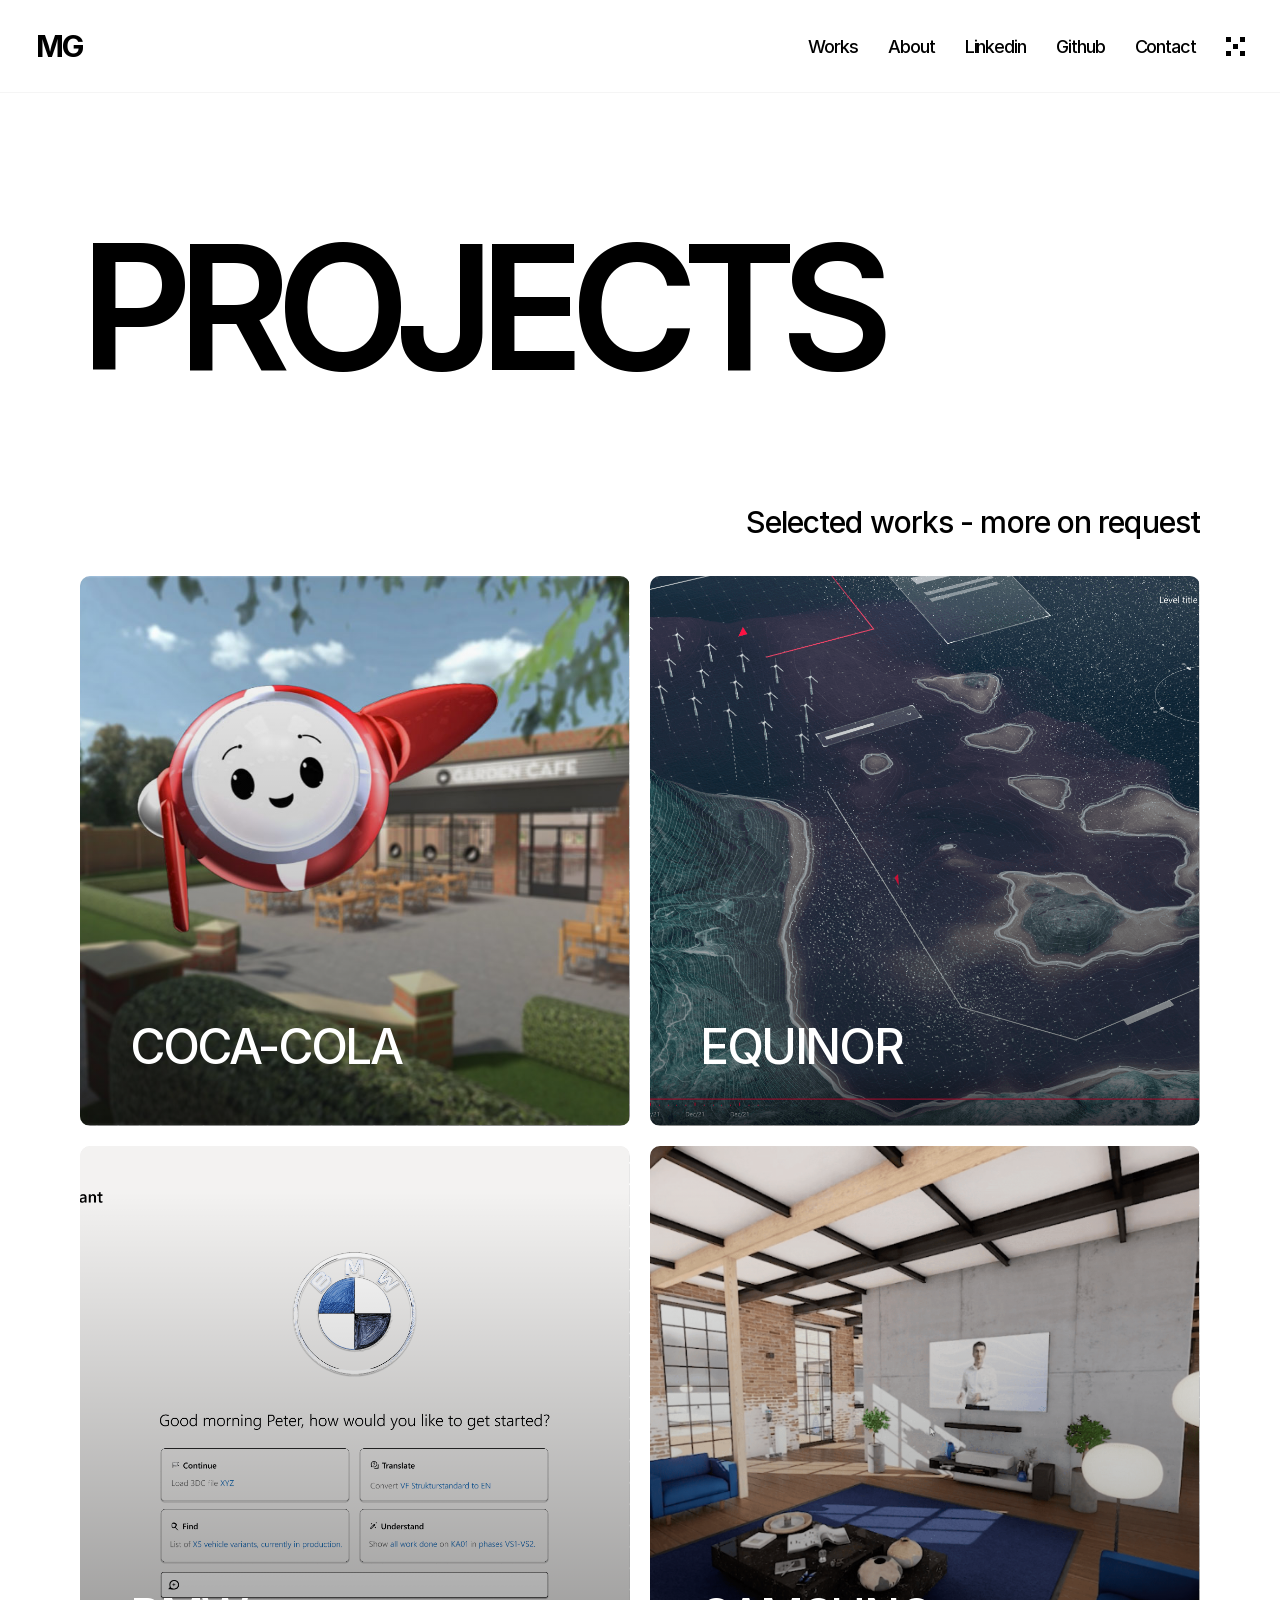
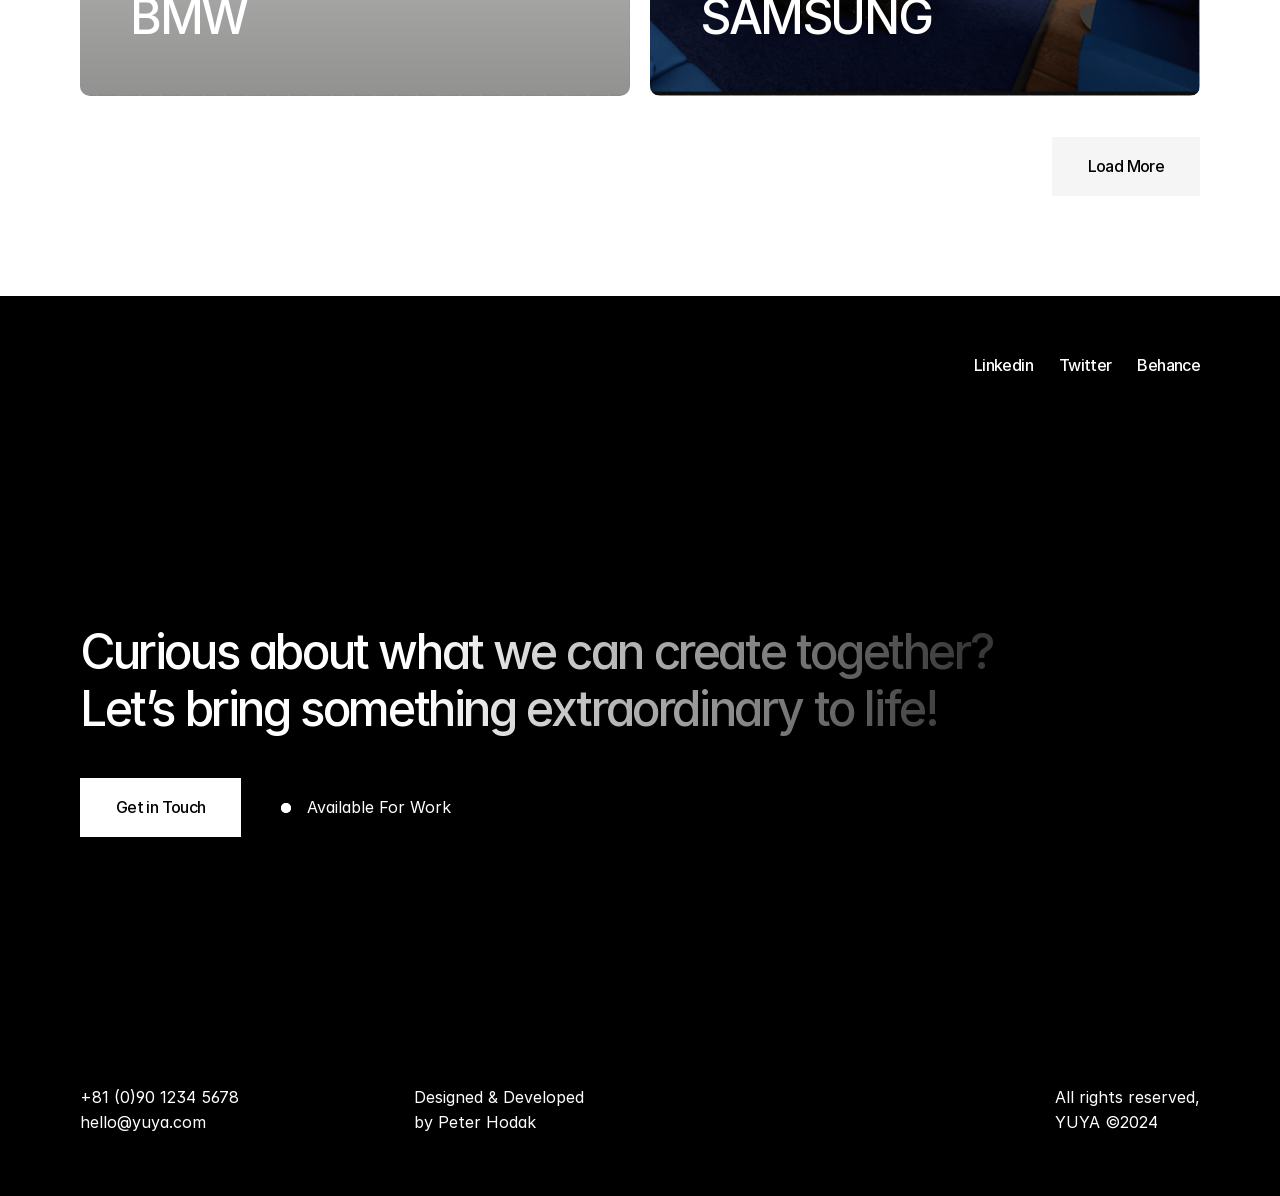
<file: works/index.html>
<!DOCTYPE html><!-- Made in Framer · framer.com ✨ --><!-- Published Jul 9, 2026, 10:10 AM UTC --><html lang="en" data-redirect-timezone="1"><head>
  <script id="framexporter-file-protocol-shim">(function(){if(location.protocol!=="file:")return;var M={"/about":"about/index.html","/contact":"contact/index.html","/":"index.html","/works/bmw":"works/bmw/index.html","/works/cch-digitaltwin":"works/cch-digitaltwin/index.html","/works/equinor":"works/equinor/index.html","/works":"works/index.html","/works/samsung-lu":"works/samsung-lu/index.html"};function norm(p){p=(p||"").split("?")[0].split("#")[0];return p.replace(/\/+$/,"")||"/"}function targetFor(route){var r=norm(route);var rel=M[r];if(!rel)return null;try{return new URL(rel,location.href)}catch(e){return null}}function go(route,useHistory){var t=targetFor(route);if(!t)return false;if(t.href===location.href){if(useHistory){try{history.replaceState(null,"",route)}catch(e){}}return true}location.href=t.href;return true}function patchHistory(fn){return function(s,t,u){if(typeof u!=="string"||u.charAt(0)!=="/"||u.charAt(1)==="/")return fn.apply(history,arguments);var t=targetFor(u);if(!t)return fn.apply(history,arguments);if(t.href===location.href)return fn.call(history,s,t,u);location.href=t.href}}history.pushState=patchHistory(history.pushState);history.replaceState=patchHistory(history.replaceState);document.addEventListener("click",function(e){var a=e.target&&e.target.closest?e.target.closest("a[href]"):null;if(!a)return;var h=a.getAttribute("href");if(!h||h.charAt(0)!=="/"||h.charAt(1)==="/")return;e.preventDefault();go(h,false)},true);go("/",true)})();</script>
  <script id="framexporter-framercms-shim">(function(){function sliceBuf(ab,rangeParam){var u8=new Uint8Array(ab),parts=rangeParam.split(","),total=0,i,p,from,to,chunk;for(i=0;i<parts.length;i++){p=parts[i].split("-");from=+p[0];to=+p[1]+1;total+=to-from;}var out=new Uint8Array(total),off=0;for(i=0;i<parts.length;i++){p=parts[i].split("-");from=+p[0];to=+p[1]+1;chunk=u8.subarray(from,to);out.set(chunk,off);off+=chunk.length;}return out.buffer;}function getUrl(input){if(typeof input==="string")return input;if(input&&typeof input.url==="string")return input.url;return null;}function parse(u){try{return new URL(u,location.href)}catch(e){return null;}}function fixPath(u){var s=u.toString();if(s.indexOf("/assets/assets/")>=0)return new URL(s.replace("/assets/assets/","/assets/"));if(s.indexOf("/cms/")>=0&&/\.framercms/i.test(s))return new URL(s.replace("/cms/","/assets/"));return u;}function needs(u){return u&&/\.framercms$/i.test(u.pathname)&&u.searchParams.has("range");}function strip(u){u=fixPath(u);var range=u.searchParams.get("range");u.searchParams.delete("range");return{clean:u.toString(),range:range};}function responseFromSlice(res,ab,range){var body=sliceBuf(ab,range);var h=new Headers(res.headers);h.delete("content-length");h.delete("content-range");return new Response(body,{status:200,statusText:res.statusText,headers:h});}var nativeFetch=window.fetch;if(!nativeFetch)return;function loadSlice(clean,range,init){return nativeFetch(clean,init).then(function(res){if(!res.ok)return res;return res.arrayBuffer().then(function(ab){return responseFromSlice(res,ab,range);});});}window.fetch=function(input,init){var url=getUrl(input);if(!url)return nativeFetch.apply(this,arguments);var u=parse(url);if(!needs(u))return nativeFetch.apply(this,arguments);var s=strip(u);return loadSlice(s.clean,s.range,init);};var XO=XMLHttpRequest.prototype.open,XS=XMLHttpRequest.prototype.send;XMLHttpRequest.prototype.open=function(m,url){this._feUrl=url;return XO.apply(this,arguments);};XMLHttpRequest.prototype.send=function(body){var url=this._feUrl;if(typeof url!=="string")return XS.apply(this,arguments);var u=parse(url);if(!needs(u))return XS.apply(this,arguments);var s=strip(u),xhr=this;loadSlice(s.clean,s.range).then(function(res){return res.arrayBuffer();}).then(function(ab){Object.defineProperty(xhr,"status",{value:200});Object.defineProperty(xhr,"readyState",{value:4});Object.defineProperty(xhr,"response",{value:ab});Object.defineProperty(xhr,"responseURL",{value:url});xhr.dispatchEvent(new Event("load"));xhr.dispatchEvent(new Event("loadend"));}).catch(function(){XS.call(xhr,body);});};})();</script>
  <script id="framexporter-cdn-map" type="application/json">{"/images/shared/6tTbkXggWgQCAJ4DO2QEdXXmgM.svg":"images/shared/6tTbkXggWgQCAJ4DO2QEdXXmgM.svg","/images/6tTbkXggWgQCAJ4DO2QEdXXmgM":"images/shared/6tTbkXggWgQCAJ4DO2QEdXXmgM.svg","/images/shared/11KSGbIZoRSg4pjdnUoif6MKHI.svg":"images/shared/11KSGbIZoRSg4pjdnUoif6MKHI.svg","/images/11KSGbIZoRSg4pjdnUoif6MKHI":"images/shared/11KSGbIZoRSg4pjdnUoif6MKHI.svg","/assets/5A3Ce6C9YYmCjpQx9M4inSaKU.woff2":"fonts/5A3Ce6C9YYmCjpQx9M4inSaKU.woff2","/assets/Qx95Xyt0Ka3SGhinnbXIGpEIyP4.woff2":"fonts/Qx95Xyt0Ka3SGhinnbXIGpEIyP4.woff2","/assets/6mJuEAguuIuMog10gGvH5d3cl8.woff2":"fonts/6mJuEAguuIuMog10gGvH5d3cl8.woff2","/assets/xYYWaj7wCU5zSQH0eXvSaS19wo.woff2":"fonts/xYYWaj7wCU5zSQH0eXvSaS19wo.woff2","/assets/otTaNuNpVK4RbdlT7zDDdKvQBA.woff2":"fonts/otTaNuNpVK4RbdlT7zDDdKvQBA.woff2","/assets/d3tHnaQIAeqiE5hGcRw4mmgWYU.woff2":"fonts/d3tHnaQIAeqiE5hGcRw4mmgWYU.woff2","/assets/DolVirEGb34pEXEp8t8FQBSK4.woff2":"fonts/DolVirEGb34pEXEp8t8FQBSK4.woff2","/assets/DpPBYI0sL4fYLgAkX8KXOPVt7c.woff2":"fonts/DpPBYI0sL4fYLgAkX8KXOPVt7c.woff2","/assets/4RAEQdEOrcnDkhHiiCbJOw92Lk.woff2":"fonts/4RAEQdEOrcnDkhHiiCbJOw92Lk.woff2","/assets/1K3W8DizY3v4emK8Mb08YHxTbs.woff2":"fonts/1K3W8DizY3v4emK8Mb08YHxTbs.woff2","/assets/tUSCtfYVM1I1IchuyCwz9gDdQ.woff2":"fonts/tUSCtfYVM1I1IchuyCwz9gDdQ.woff2","/assets/VgYFWiwsAC5OYxAycRXXvhze58.woff2":"fonts/VgYFWiwsAC5OYxAycRXXvhze58.woff2","/assets/DXD0Q7LSl7HEvDzucnyLnGBHM.woff2":"fonts/DXD0Q7LSl7HEvDzucnyLnGBHM.woff2","/assets/GIryZETIX4IFypco5pYZONKhJIo.woff2":"fonts/GIryZETIX4IFypco5pYZONKhJIo.woff2","/assets/H89BbHkbHDzlxZzxi8uPzTsp90.woff2":"fonts/H89BbHkbHDzlxZzxi8uPzTsp90.woff2","/assets/u6gJwDuwB143kpNK1T1MDKDWkMc.woff2":"fonts/u6gJwDuwB143kpNK1T1MDKDWkMc.woff2","/assets/43sJ6MfOPh1LCJt46OvyDuSbA6o.woff2":"fonts/43sJ6MfOPh1LCJt46OvyDuSbA6o.woff2","/assets/wccHG0r4gBDAIRhfHiOlq6oEkqw.woff2":"fonts/wccHG0r4gBDAIRhfHiOlq6oEkqw.woff2","/assets/WZ367JPwf9bRW6LdTHN8rXgSjw.woff2":"fonts/WZ367JPwf9bRW6LdTHN8rXgSjw.woff2","/assets/QxmhnWTzLtyjIiZcfaLIJ8EFBXU.woff2":"fonts/QxmhnWTzLtyjIiZcfaLIJ8EFBXU.woff2","/assets/2A4Xx7CngadFGlVV4xrO06OBHY.woff2":"fonts/2A4Xx7CngadFGlVV4xrO06OBHY.woff2","/assets/khkJkwSL66WFg8SX6Wa726c.woff2":"fonts/khkJkwSL66WFg8SX6Wa726c.woff2","/assets/0E7IMbDzcGABpBwwqNEt60wU0w.woff2":"fonts/0E7IMbDzcGABpBwwqNEt60wU0w.woff2","/assets/NTJ0nQgIF0gcDelS14zQ9NR9Q.woff2":"fonts/NTJ0nQgIF0gcDelS14zQ9NR9Q.woff2","/assets/QrcNhgEPfRl0LS8qz5Ln8olanl8.woff2":"fonts/QrcNhgEPfRl0LS8qz5Ln8olanl8.woff2","/assets/JEXmejW8mXOYMtt0hyRg811kHac.woff2":"fonts/JEXmejW8mXOYMtt0hyRg811kHac.woff2","/assets/ksvR4VsLksjpSwnC2fPgHRNMw.woff2":"fonts/ksvR4VsLksjpSwnC2fPgHRNMw.woff2","/assets/uy9s0iWuxiNnVt8EpTI3gzohpwo.woff2":"fonts/uy9s0iWuxiNnVt8EpTI3gzohpwo.woff2","/assets/5vvr9Vy74if2I6bQbJvbw7SY1pQ.woff2":"fonts/5vvr9Vy74if2I6bQbJvbw7SY1pQ.woff2","/assets/EOr0mi4hNtlgWNn9if640EZzXCo.woff2":"fonts/EOr0mi4hNtlgWNn9if640EZzXCo.woff2","/assets/Y9k9QrlZAqio88Klkmbd8VoMQc.woff2":"fonts/Y9k9QrlZAqio88Klkmbd8VoMQc.woff2","/assets/OYrD2tBIBPvoJXiIHnLoOXnY9M.woff2":"fonts/OYrD2tBIBPvoJXiIHnLoOXnY9M.woff2","/assets/JeYwfuaPfZHQhEG8U5gtPDZ7WQ.woff2":"fonts/JeYwfuaPfZHQhEG8U5gtPDZ7WQ.woff2","/assets/GrgcKwrN6d3Uz8EwcLHZxwEfC4.woff2":"fonts/GrgcKwrN6d3Uz8EwcLHZxwEfC4.woff2","/assets/b6Y37FthZeALduNqHicBT6FutY.woff2":"fonts/b6Y37FthZeALduNqHicBT6FutY.woff2","/assets/05KsVHGDmqXSBXM4yRZ65P8i0s.woff2":"fonts/05KsVHGDmqXSBXM4yRZ65P8i0s.woff2","/assets/ky8ovPukK4dJ1Pxq74qGhOqCYI.woff2":"fonts/ky8ovPukK4dJ1Pxq74qGhOqCYI.woff2","/assets/vvNSqIj42qeQ2bvCRBIWKHscrc.woff2":"fonts/vvNSqIj42qeQ2bvCRBIWKHscrc.woff2","/assets/3ZmXbBKToJifDV9gwcifVd1tEY.woff2":"fonts/3ZmXbBKToJifDV9gwcifVd1tEY.woff2","/assets/FNfhX3dt4ChuLJq2PwdlxHO7PU.woff2":"fonts/FNfhX3dt4ChuLJq2PwdlxHO7PU.woff2","/assets/g0c8vEViiXNlKAgI4Ymmk3Ig.woff2":"fonts/g0c8vEViiXNlKAgI4Ymmk3Ig.woff2","/assets/efTfQcBJ53kM2pB1hezSZ3RDUFs.woff2":"fonts/efTfQcBJ53kM2pB1hezSZ3RDUFs.woff2","/assets/hyOgCu0Xnghbimh0pE8QTvtt2AU.woff2":"fonts/hyOgCu0Xnghbimh0pE8QTvtt2AU.woff2","/assets/NeGmSOXrPBfEFIy5YZeHq17LEDA.woff2":"fonts/NeGmSOXrPBfEFIy5YZeHq17LEDA.woff2","/assets/oYaAX5himiTPYuN8vLWnqBbfD2s.woff2":"fonts/oYaAX5himiTPYuN8vLWnqBbfD2s.woff2","/assets/lEJLP4R0yuCaMCjSXYHtJw72M.woff2":"fonts/lEJLP4R0yuCaMCjSXYHtJw72M.woff2","/assets/cRJyLNuTJR5jbyKzGi33wU9cqIQ.woff2":"fonts/cRJyLNuTJR5jbyKzGi33wU9cqIQ.woff2","/assets/1ZFS7N918ojhhd0nQWdj3jz4w.woff2":"fonts/1ZFS7N918ojhhd0nQWdj3jz4w.woff2","/assets/A0Wcc7NgXMjUuFdquHDrIZpzZw0.woff2":"fonts/A0Wcc7NgXMjUuFdquHDrIZpzZw0.woff2","/assets/vxBnBhH8768IFAXAb4Qf6wQHKs.woff2":"fonts/vxBnBhH8768IFAXAb4Qf6wQHKs.woff2","/assets/zSsEuoJdh8mcFVk976C05ZfQr8.woff2":"fonts/zSsEuoJdh8mcFVk976C05ZfQr8.woff2","/assets/b8ezwLrN7h2AUoPEENcsTMVJ0.woff2":"fonts/b8ezwLrN7h2AUoPEENcsTMVJ0.woff2","/assets/mvNEIBLyHbscgHtwfsByjXUz3XY.woff2":"fonts/mvNEIBLyHbscgHtwfsByjXUz3XY.woff2","/assets/6FI2EneKzM3qBy5foOZXey7coCA.woff2":"fonts/6FI2EneKzM3qBy5foOZXey7coCA.woff2","/assets/qrVgiXNd6RuQjETYQiVQ9nqCk.woff2":"fonts/qrVgiXNd6RuQjETYQiVQ9nqCk.woff2","/assets/NHHeAKJVP0ZWHk5YZnQQChIsBM.woff2":"fonts/NHHeAKJVP0ZWHk5YZnQQChIsBM.woff2","/assets/vQyevYAyHtARFwPqUzQGpnDs.woff2":"fonts/vQyevYAyHtARFwPqUzQGpnDs.woff2","/images/shared/KgCKAN78DWLgvAgK3CxWe7ylK9o.png":"images/shared/KgCKAN78DWLgvAgK3CxWe7ylK9o.png","/images/KgCKAN78DWLgvAgK3CxWe7ylK9o":"images/shared/KgCKAN78DWLgvAgK3CxWe7ylK9o.png","/images/shared/cmIuyZbvGXvbeI3KrZlAVmPyXk.png":"images/shared/cmIuyZbvGXvbeI3KrZlAVmPyXk.png","/images/cmIuyZbvGXvbeI3KrZlAVmPyXk":"images/shared/cmIuyZbvGXvbeI3KrZlAVmPyXk.png","/images/shared/csaSuIet1LU8yJrkuaQ2NV3ngYw.png":"images/shared/csaSuIet1LU8yJrkuaQ2NV3ngYw.png","/images/csaSuIet1LU8yJrkuaQ2NV3ngYw":"images/shared/csaSuIet1LU8yJrkuaQ2NV3ngYw.png","/images/_archive/AqB43QtZJGX18cPnVLx27RjcU.png":"images/_archive/AqB43QtZJGX18cPnVLx27RjcU.png","/images/AqB43QtZJGX18cPnVLx27RjcU":"images/_archive/AqB43QtZJGX18cPnVLx27RjcU.png","/assets/CfMzU8w2e7tHgF4T4rATMPuWosA.woff2":"fonts/CfMzU8w2e7tHgF4T4rATMPuWosA.woff2","/assets/867QObYax8ANsfX4TGEVU9YiCM.woff2":"fonts/867QObYax8ANsfX4TGEVU9YiCM.woff2","/assets/Oyn2ZbENFdnW7mt2Lzjk1h9Zb9k.woff2":"fonts/Oyn2ZbENFdnW7mt2Lzjk1h9Zb9k.woff2","/assets/cdAe8hgZ1cMyLu9g005pAW3xMo.woff2":"fonts/cdAe8hgZ1cMyLu9g005pAW3xMo.woff2","/assets/DOfvtmE1UplCq161m6Hj8CSQYg.woff2":"fonts/DOfvtmE1UplCq161m6Hj8CSQYg.woff2","/assets/vFzuJY0c65av44uhEKB6vyjFMg.woff2":"fonts/vFzuJY0c65av44uhEKB6vyjFMg.woff2","/assets/tKtBcDnBMevsEEJKdNGhhkLzYo.woff2":"fonts/tKtBcDnBMevsEEJKdNGhhkLzYo.woff2","/images/about/WDImWMoSvqgQtnh9zNy7Fj5aI.jpeg":"images/about/WDImWMoSvqgQtnh9zNy7Fj5aI.jpeg","/images/WDImWMoSvqgQtnh9zNy7Fj5aI":"images/about/WDImWMoSvqgQtnh9zNy7Fj5aI.jpeg","/images/about/5ptRykDPXsA3G0viLbIJLBG2I.svg":"images/about/5ptRykDPXsA3G0viLbIJLBG2I.svg","/images/5ptRykDPXsA3G0viLbIJLBG2I":"images/about/5ptRykDPXsA3G0viLbIJLBG2I.svg","/images/about/zwIWhbdgQXRwHa5sCxm0vU1E1xM.svg":"images/about/zwIWhbdgQXRwHa5sCxm0vU1E1xM.svg","/images/zwIWhbdgQXRwHa5sCxm0vU1E1xM":"images/about/zwIWhbdgQXRwHa5sCxm0vU1E1xM.svg","/images/about/sMikj3o7KtJ15dQjBNZE2LXH8.svg":"images/about/sMikj3o7KtJ15dQjBNZE2LXH8.svg","/images/sMikj3o7KtJ15dQjBNZE2LXH8":"images/about/sMikj3o7KtJ15dQjBNZE2LXH8.svg","/images/about/vGbZ9NqqXCatpLzcHNfoRZiGPQE.svg":"images/about/vGbZ9NqqXCatpLzcHNfoRZiGPQE.svg","/images/vGbZ9NqqXCatpLzcHNfoRZiGPQE":"images/about/vGbZ9NqqXCatpLzcHNfoRZiGPQE.svg","/images/about/w8L6nh6vOOW1ydbryjucHkTZfPI.svg":"images/about/w8L6nh6vOOW1ydbryjucHkTZfPI.svg","/images/w8L6nh6vOOW1ydbryjucHkTZfPI":"images/about/w8L6nh6vOOW1ydbryjucHkTZfPI.svg","/images/about/gRGMuorkPcsUMtbaeoyTUUzlZLo.svg":"images/about/gRGMuorkPcsUMtbaeoyTUUzlZLo.svg","/images/gRGMuorkPcsUMtbaeoyTUUzlZLo":"images/about/gRGMuorkPcsUMtbaeoyTUUzlZLo.svg","/images/about/XtsU0wisGzN85jei7k4J6dlmfZI.jpeg":"images/about/XtsU0wisGzN85jei7k4J6dlmfZI.jpeg","/images/XtsU0wisGzN85jei7k4J6dlmfZI":"images/about/XtsU0wisGzN85jei7k4J6dlmfZI.jpeg","/images/about/YR26TNo3hsv0t4LlvIJsYAezJg.png":"images/about/YR26TNo3hsv0t4LlvIJsYAezJg.png","/images/YR26TNo3hsv0t4LlvIJsYAezJg":"images/about/YR26TNo3hsv0t4LlvIJsYAezJg.png","/images/shared/0LVsuVzdIGRz7zTAxTF4jhEKro.jpg":"images/shared/0LVsuVzdIGRz7zTAxTF4jhEKro.jpg","/images/0LVsuVzdIGRz7zTAxTF4jhEKro":"images/shared/0LVsuVzdIGRz7zTAxTF4jhEKro.jpg","/images/shared/ACafY6vzHB0xyFGl7Pd9dQTvaqA.png":"images/shared/ACafY6vzHB0xyFGl7Pd9dQTvaqA.png","/images/ACafY6vzHB0xyFGl7Pd9dQTvaqA":"images/shared/ACafY6vzHB0xyFGl7Pd9dQTvaqA.png","/images/shared/v6tvhEfh75uNqTlHHBeCUQqcof0.png":"images/shared/v6tvhEfh75uNqTlHHBeCUQqcof0.png","/images/v6tvhEfh75uNqTlHHBeCUQqcof0":"images/shared/v6tvhEfh75uNqTlHHBeCUQqcof0.png","/images/works/bmw/I4KluRint693YKeq6fISIOd1G0Q.png":"images/works/bmw/I4KluRint693YKeq6fISIOd1G0Q.png","/images/I4KluRint693YKeq6fISIOd1G0Q":"images/works/bmw/I4KluRint693YKeq6fISIOd1G0Q.png","/images/works/bmw/2ClKzVFnAgDvRgKBG1LpcH4gkSU.png":"images/works/bmw/2ClKzVFnAgDvRgKBG1LpcH4gkSU.png","/images/2ClKzVFnAgDvRgKBG1LpcH4gkSU":"images/works/bmw/2ClKzVFnAgDvRgKBG1LpcH4gkSU.png","/images/works/bmw/NZJCToz0jtuHYvH4rVu5pI6dEk.png":"images/works/bmw/NZJCToz0jtuHYvH4rVu5pI6dEk.png","/images/NZJCToz0jtuHYvH4rVu5pI6dEk":"images/works/bmw/NZJCToz0jtuHYvH4rVu5pI6dEk.png","/images/_archive/gsZOwL8HeTDaSDPVN0wse9Subms.png":"images/_archive/gsZOwL8HeTDaSDPVN0wse9Subms.png","/images/gsZOwL8HeTDaSDPVN0wse9Subms":"images/_archive/gsZOwL8HeTDaSDPVN0wse9Subms.png","/images/works/bmw/HXUXTmUvkKDzo7g1arBhTpPRc.jpg":"images/works/bmw/HXUXTmUvkKDzo7g1arBhTpPRc.jpg","/images/HXUXTmUvkKDzo7g1arBhTpPRc":"images/works/bmw/HXUXTmUvkKDzo7g1arBhTpPRc.jpg","/images/works/bmw/v11K4KudpwMo7MUx6xLBzuWZmaw.jpg":"images/works/bmw/v11K4KudpwMo7MUx6xLBzuWZmaw.jpg","/images/v11K4KudpwMo7MUx6xLBzuWZmaw":"images/works/bmw/v11K4KudpwMo7MUx6xLBzuWZmaw.jpg","/images/shared/fqfdzoFm1rEl96f8j7EZork83A.png":"images/shared/fqfdzoFm1rEl96f8j7EZork83A.png","/images/fqfdzoFm1rEl96f8j7EZork83A":"images/shared/fqfdzoFm1rEl96f8j7EZork83A.png","/images/works/samsung-lu/zlrzw47Wu3xmuPXO92W0c6fFro.png":"images/works/samsung-lu/zlrzw47Wu3xmuPXO92W0c6fFro.png","/images/zlrzw47Wu3xmuPXO92W0c6fFro":"images/works/samsung-lu/zlrzw47Wu3xmuPXO92W0c6fFro.png","/images/works/samsung-lu/1zCJ2OVPwvaduny7wG5Gmg.png":"images/works/samsung-lu/1zCJ2OVPwvaduny7wG5Gmg.png","/images/1zCJ2OVPwvaduny7wG5Gmg":"images/works/samsung-lu/1zCJ2OVPwvaduny7wG5Gmg.png","/images/works/samsung-lu/WPZ4NoP3dSy6pxG9FcIZyXEEYsY.png":"images/works/samsung-lu/WPZ4NoP3dSy6pxG9FcIZyXEEYsY.png","/images/WPZ4NoP3dSy6pxG9FcIZyXEEYsY":"images/works/samsung-lu/WPZ4NoP3dSy6pxG9FcIZyXEEYsY.png","/images/works/samsung-lu/N8VZoPwo16xgLzuKcdl1LpWt41Q.png":"images/works/samsung-lu/N8VZoPwo16xgLzuKcdl1LpWt41Q.png","/images/N8VZoPwo16xgLzuKcdl1LpWt41Q":"images/works/samsung-lu/N8VZoPwo16xgLzuKcdl1LpWt41Q.png","/images/works/samsung-lu/hwCorDTdbm041GrrY0cWU2HmM.png":"images/works/samsung-lu/hwCorDTdbm041GrrY0cWU2HmM.png","/images/hwCorDTdbm041GrrY0cWU2HmM":"images/works/samsung-lu/hwCorDTdbm041GrrY0cWU2HmM.png","/images/_archive/Zmc1HWX7mAtdYWWkfFRkBw4ECc.png":"images/_archive/Zmc1HWX7mAtdYWWkfFRkBw4ECc.png","/images/Zmc1HWX7mAtdYWWkfFRkBw4ECc":"images/_archive/Zmc1HWX7mAtdYWWkfFRkBw4ECc.png","/images/_archive/ngA0IzpmuKrDed0tNwyliU914.png":"images/_archive/ngA0IzpmuKrDed0tNwyliU914.png","/images/ngA0IzpmuKrDed0tNwyliU914":"images/_archive/ngA0IzpmuKrDed0tNwyliU914.png","/images/works/samsung-lu/yp9spvRnbG944w7BKKFfEini0JM.jpeg":"images/works/samsung-lu/yp9spvRnbG944w7BKKFfEini0JM.jpeg","/images/yp9spvRnbG944w7BKKFfEini0JM":"images/works/samsung-lu/yp9spvRnbG944w7BKKFfEini0JM.jpeg","/images/works/samsung-lu/rovPJPLKP4jd9wguHxjL8KQc.jpeg":"images/works/samsung-lu/rovPJPLKP4jd9wguHxjL8KQc.jpeg","/images/rovPJPLKP4jd9wguHxjL8KQc":"images/works/samsung-lu/rovPJPLKP4jd9wguHxjL8KQc.jpeg","/images/works/samsung-lu/aRY6nEt12sS7pyAYJnFvzTFIq9E.jpeg":"images/works/samsung-lu/aRY6nEt12sS7pyAYJnFvzTFIq9E.jpeg","/images/aRY6nEt12sS7pyAYJnFvzTFIq9E":"images/works/samsung-lu/aRY6nEt12sS7pyAYJnFvzTFIq9E.jpeg","/images/works/samsung-lu/LwtyNHNtAusxMOlNyPqzKZW0mxE.jpeg":"images/works/samsung-lu/LwtyNHNtAusxMOlNyPqzKZW0mxE.jpeg","/images/LwtyNHNtAusxMOlNyPqzKZW0mxE":"images/works/samsung-lu/LwtyNHNtAusxMOlNyPqzKZW0mxE.jpeg","/images/works/samsung-lu/LzFzmWf4OcpqQzczZ4ohKEFO5c.jpeg":"images/works/samsung-lu/LzFzmWf4OcpqQzczZ4ohKEFO5c.jpeg","/images/LzFzmWf4OcpqQzczZ4ohKEFO5c":"images/works/samsung-lu/LzFzmWf4OcpqQzczZ4ohKEFO5c.jpeg","/images/works/samsung-lu/YyV2ACnpUMetSsrUjbzR9qQzWE.jpeg":"images/works/samsung-lu/YyV2ACnpUMetSsrUjbzR9qQzWE.jpeg","/images/YyV2ACnpUMetSsrUjbzR9qQzWE":"images/works/samsung-lu/YyV2ACnpUMetSsrUjbzR9qQzWE.jpeg","/images/works/samsung-lu/WWfilRyzBVsbahJD1HrnyuFlng.jpeg":"images/works/samsung-lu/WWfilRyzBVsbahJD1HrnyuFlng.jpeg","/images/WWfilRyzBVsbahJD1HrnyuFlng":"images/works/samsung-lu/WWfilRyzBVsbahJD1HrnyuFlng.jpeg","/images/_archive/fZrRE6jNvSg4gqScYLN5JyRBpY.jpeg":"images/_archive/fZrRE6jNvSg4gqScYLN5JyRBpY.jpeg","/images/fZrRE6jNvSg4gqScYLN5JyRBpY":"images/_archive/fZrRE6jNvSg4gqScYLN5JyRBpY.jpeg","/images/_archive/RqNmi0Pz9c376oZhuA7p0KPQm8.jpeg":"images/_archive/RqNmi0Pz9c376oZhuA7p0KPQm8.jpeg","/images/RqNmi0Pz9c376oZhuA7p0KPQm8":"images/_archive/RqNmi0Pz9c376oZhuA7p0KPQm8.jpeg","/images/works/samsung-lu/KZEmEMVkReOYNiaU96TsdSGPM0.jpeg":"images/works/samsung-lu/KZEmEMVkReOYNiaU96TsdSGPM0.jpeg","/images/KZEmEMVkReOYNiaU96TsdSGPM0":"images/works/samsung-lu/KZEmEMVkReOYNiaU96TsdSGPM0.jpeg","/images/works/samsung-lu/0looytLa3DbevHtzVOdQ6p0ipYY.jpeg":"images/works/samsung-lu/0looytLa3DbevHtzVOdQ6p0ipYY.jpeg","/images/0looytLa3DbevHtzVOdQ6p0ipYY":"images/works/samsung-lu/0looytLa3DbevHtzVOdQ6p0ipYY.jpeg","/images/works/samsung-lu/M7xMV50MaYNHS0HHVXtOpLO22KA.jpeg":"images/works/samsung-lu/M7xMV50MaYNHS0HHVXtOpLO22KA.jpeg","/images/M7xMV50MaYNHS0HHVXtOpLO22KA":"images/works/samsung-lu/M7xMV50MaYNHS0HHVXtOpLO22KA.jpeg","/images/works/samsung-lu/k2ZS06msq1jNErklwOzACirqdU.jpeg":"images/works/samsung-lu/k2ZS06msq1jNErklwOzACirqdU.jpeg","/images/k2ZS06msq1jNErklwOzACirqdU":"images/works/samsung-lu/k2ZS06msq1jNErklwOzACirqdU.jpeg","/images/_archive/sL4a4afMk1NlOkVzoXmYaTL2Zc.jpeg":"images/_archive/sL4a4afMk1NlOkVzoXmYaTL2Zc.jpeg","/images/sL4a4afMk1NlOkVzoXmYaTL2Zc":"images/_archive/sL4a4afMk1NlOkVzoXmYaTL2Zc.jpeg","/images/_archive/zVi59EASahTVzUXQTnDSBiJ8kLw.png":"images/_archive/zVi59EASahTVzUXQTnDSBiJ8kLw.png","/images/zVi59EASahTVzUXQTnDSBiJ8kLw":"images/_archive/zVi59EASahTVzUXQTnDSBiJ8kLw.png","/images/_archive/FejZnmmIuuCkxm3HRslxysgbw.png":"images/_archive/FejZnmmIuuCkxm3HRslxysgbw.png","/images/FejZnmmIuuCkxm3HRslxysgbw":"images/_archive/FejZnmmIuuCkxm3HRslxysgbw.png","/images/_archive/Tks8MH70jLQ4XrgI37YbROVFS8.png":"images/_archive/Tks8MH70jLQ4XrgI37YbROVFS8.png","/images/Tks8MH70jLQ4XrgI37YbROVFS8":"images/_archive/Tks8MH70jLQ4XrgI37YbROVFS8.png","/images/_archive/4Ui9SUgJXUMaDoXNLYwCPjZUMM.png":"images/_archive/4Ui9SUgJXUMaDoXNLYwCPjZUMM.png","/images/4Ui9SUgJXUMaDoXNLYwCPjZUMM":"images/_archive/4Ui9SUgJXUMaDoXNLYwCPjZUMM.png","/images/_archive/GhTMP47lFwBeaV6xTD1n3d7eHQ.gif":"images/_archive/GhTMP47lFwBeaV6xTD1n3d7eHQ.gif","/images/GhTMP47lFwBeaV6xTD1n3d7eHQ":"images/_archive/GhTMP47lFwBeaV6xTD1n3d7eHQ.gif","/images/_archive/dxQy8zBMPyYQHyeUgmzacgs10E.gif":"images/_archive/dxQy8zBMPyYQHyeUgmzacgs10E.gif","/images/dxQy8zBMPyYQHyeUgmzacgs10E":"images/_archive/dxQy8zBMPyYQHyeUgmzacgs10E.gif","/images/_archive/hlUM38MpsIxm4d5DGv9bxImc0.gif":"images/_archive/hlUM38MpsIxm4d5DGv9bxImc0.gif","/images/hlUM38MpsIxm4d5DGv9bxImc0":"images/_archive/hlUM38MpsIxm4d5DGv9bxImc0.gif","/images/_archive/6HTbCKoW9mcBWgcDR4bz4RCzw3I.gif":"images/_archive/6HTbCKoW9mcBWgcDR4bz4RCzw3I.gif","/images/6HTbCKoW9mcBWgcDR4bz4RCzw3I":"images/_archive/6HTbCKoW9mcBWgcDR4bz4RCzw3I.gif","/images/_archive/4FlITkd7fX1RkNAUBxePZum9GA.gif":"images/_archive/4FlITkd7fX1RkNAUBxePZum9GA.gif","/images/4FlITkd7fX1RkNAUBxePZum9GA":"images/_archive/4FlITkd7fX1RkNAUBxePZum9GA.gif","/images/_archive/ODVvEPYdFMmS3Cy8LM9vURPqVY.png":"images/_archive/ODVvEPYdFMmS3Cy8LM9vURPqVY.png","/images/ODVvEPYdFMmS3Cy8LM9vURPqVY":"images/_archive/ODVvEPYdFMmS3Cy8LM9vURPqVY.png","/images/_archive/1nNWYteqveMOLBrM6v7xLeNEQ8w.png":"images/_archive/1nNWYteqveMOLBrM6v7xLeNEQ8w.png","/images/1nNWYteqveMOLBrM6v7xLeNEQ8w":"images/_archive/1nNWYteqveMOLBrM6v7xLeNEQ8w.png","/images/_archive/gMIYSgz6JTFZzKiq7J7Rl1O6E.png":"images/_archive/gMIYSgz6JTFZzKiq7J7Rl1O6E.png","/images/gMIYSgz6JTFZzKiq7J7Rl1O6E":"images/_archive/gMIYSgz6JTFZzKiq7J7Rl1O6E.png","/images/_archive/PZjosS0DBIUA4MjU0orVmaGtM.png":"images/_archive/PZjosS0DBIUA4MjU0orVmaGtM.png","/images/PZjosS0DBIUA4MjU0orVmaGtM":"images/_archive/PZjosS0DBIUA4MjU0orVmaGtM.png","/images/_archive/4jgK0qFNye35RpGaumArZcb5uHg.png":"images/_archive/4jgK0qFNye35RpGaumArZcb5uHg.png","/images/4jgK0qFNye35RpGaumArZcb5uHg":"images/_archive/4jgK0qFNye35RpGaumArZcb5uHg.png","/images/_archive/uk3h0Rn8JTrW7zpafBJ4i7RnBQ.png":"images/_archive/uk3h0Rn8JTrW7zpafBJ4i7RnBQ.png","/images/uk3h0Rn8JTrW7zpafBJ4i7RnBQ":"images/_archive/uk3h0Rn8JTrW7zpafBJ4i7RnBQ.png","/images/_archive/hIcNuFbG0T9izDtITxgq780WU0.png":"images/_archive/hIcNuFbG0T9izDtITxgq780WU0.png","/images/hIcNuFbG0T9izDtITxgq780WU0":"images/_archive/hIcNuFbG0T9izDtITxgq780WU0.png","/images/_archive/myxOIwaSPzYNSuuks8WgnHg8Ao.png":"images/_archive/myxOIwaSPzYNSuuks8WgnHg8Ao.png","/images/myxOIwaSPzYNSuuks8WgnHg8Ao":"images/_archive/myxOIwaSPzYNSuuks8WgnHg8Ao.png","/images/_archive/pGiXYozQ3mE4cilNOItfe2L2fUA.svg":"images/_archive/pGiXYozQ3mE4cilNOItfe2L2fUA.svg","/images/pGiXYozQ3mE4cilNOItfe2L2fUA":"images/_archive/pGiXYozQ3mE4cilNOItfe2L2fUA.svg","/third-party-assets/fontshare/":"assets/fontshare.bin","/assets/MLWPbW1dUQawJLhhun3dBwpgJak.mp4":"images/_archive/MLWPbW1dUQawJLhhun3dBwpgJak.mp4","/images/_archive/5ILRvlYXf72kHSVHqpa3snGzjU.jpg":"images/_archive/5ILRvlYXf72kHSVHqpa3snGzjU.jpg","/images/5ILRvlYXf72kHSVHqpa3snGzjU":"images/_archive/5ILRvlYXf72kHSVHqpa3snGzjU.jpg","/assets/6enYvhyNcx6wXO02Q1HGMKi1j1o.mp4":"images/home/6enYvhyNcx6wXO02Q1HGMKi1j1o.mp4","/images/home/aNMPHlWUh96D62FMVTzhtgFqRY.webp":"images/home/aNMPHlWUh96D62FMVTzhtgFqRY.webp","/images/aNMPHlWUh96D62FMVTzhtgFqRY":"images/home/aNMPHlWUh96D62FMVTzhtgFqRY.webp","/modules/oY68lWWT7Yl0ZZRBnRXa/2D1vuPeh4K75R2LaOhTG/qf2lb9g2f.js":"assets/qf2lb9g2f.js","/assets/KgCKAN78DWLgvAgK3CxWe7ylK9o.png":"images/_archive/KgCKAN78DWLgvAgK3CxWe7ylK9o_152.png","/assets/AqB43QtZJGX18cPnVLx27RjcU.png":"images/_archive/AqB43QtZJGX18cPnVLx27RjcU_153.png","/images/_archive/cijsNVn2b5of4pwrm84Fjvj7K4M.png":"images/_archive/cijsNVn2b5of4pwrm84Fjvj7K4M.png","/images/cijsNVn2b5of4pwrm84Fjvj7K4M":"images/_archive/cijsNVn2b5of4pwrm84Fjvj7K4M.png","/images/_archive/UG0WEOdYvGUDjMS51MeTCedOAIU.jpeg":"images/_archive/UG0WEOdYvGUDjMS51MeTCedOAIU.jpeg","/images/UG0WEOdYvGUDjMS51MeTCedOAIU":"images/_archive/UG0WEOdYvGUDjMS51MeTCedOAIU.jpeg","/images/_archive/NEwgfH5fwdTxpZXcwMR6WE485w0.jpeg":"images/_archive/NEwgfH5fwdTxpZXcwMR6WE485w0.jpeg","/images/NEwgfH5fwdTxpZXcwMR6WE485w0":"images/_archive/NEwgfH5fwdTxpZXcwMR6WE485w0.jpeg","/images/_archive/OcHKKGQEEScwyBI4pT8KEMvofaM.png":"images/_archive/OcHKKGQEEScwyBI4pT8KEMvofaM.png","/images/OcHKKGQEEScwyBI4pT8KEMvofaM":"images/_archive/OcHKKGQEEScwyBI4pT8KEMvofaM.png","/images/_archive/uvesRWZDkKhmHmp0NSXIztndQ4.png":"images/_archive/uvesRWZDkKhmHmp0NSXIztndQ4.png","/images/uvesRWZDkKhmHmp0NSXIztndQ4":"images/_archive/uvesRWZDkKhmHmp0NSXIztndQ4.png","/cms/oY68lWWT7Yl0ZZRBnRXa/2D1vuPeh4K75R2LaOhTG/qf2lb9g2f-indexes-default-0.framercms":"assets/qf2lb9g2f-indexes-default-0.framercms","/cms/oY68lWWT7Yl0ZZRBnRXa/2D1vuPeh4K75R2LaOhTG/qf2lb9g2f-chunk-default-0.framercms":"assets/qf2lb9g2f-chunk-default-0.framercms"}</script>
  <script id="framexporter-cdn-rewriter">(function(){var el=document.getElementById("framexporter-cdn-map");if(!el)return;var map;try{map=JSON.parse(el.textContent||"{}")}catch(e){return}var hosts=/^(?:framerusercontent\.com|cdn\.framer\.com|static\.framer\.com)$/i;function isFramer(u){return u&&hosts.test(u.hostname)}function lookup(p){if(map[p])return map[p];var bare=p.match(/^\/images\/([A-Za-z0-9_-]+)$/);if(bare){var id=bare[1],exts=[".png",".jpg",".jpeg",".webp",".gif",".avif"];for(var i=0;i<exts.length;i++){var k="/images/"+id+exts[i];if(map[k])return map[k]}for(var k in map){if(k.indexOf("/"+id+".")>0)return map[k]}}var b=p.split("/").pop();if(!b)return null;for(var k in map){if(k===p||k.endsWith("/"+b))return map[k]}return null}function rewrite(raw){if(!raw||typeof raw!=="string")return raw;raw=raw.replace(/&amp;/g,"&").trim();try{var u=new URL(raw,location.href);if(!isFramer(u))return raw;var local=lookup(u.pathname);return local||raw}catch(e){return raw}}function fixSrcset(v){if(!v)return v;return v.split(",").map(function(part){part=part.trim();if(!part)return part;var bits=part.split(/\s+/);bits[0]=rewrite(bits[0]);return bits.join(" ")}).join(", ")}function fixEl(node){if(!node||node.nodeType!==1)return;var tag=node.tagName;if(tag==="IMG"||tag==="SOURCE"||tag==="VIDEO"){if(node.src)node.src=rewrite(node.src);if(node.srcset)node.srcset=fixSrcset(node.srcset);if(node.poster)node.poster=rewrite(node.poster)}if(tag==="LINK"&&node.href&&/preload|image/i.test(node.rel||""))node.href=rewrite(node.href);var st=node.getAttribute&&node.getAttribute("style");if(st&&/framerusercontent|cdn\.framer|static\.framer/i.test(st))node.setAttribute("style",st.replace(/url\(\s*["']?(https?:\/\/[^)"']+)["']?\s*\)/gi,function(_,u){return"url("+rewrite(u)+")"}))}function scan(root){if(!root)root=document.documentElement;var nodes=root.querySelectorAll?root.querySelectorAll("img,source,video,link[rel*=preload]"):[];for(var i=0;i<nodes.length;i++)fixEl(nodes[i]);if(root.nodeType===1&&/^(IMG|SOURCE|VIDEO|LINK)$/.test(root.tagName))fixEl(root)}var nf=window.fetch;if(nf){window.fetch=function(input,init){var url=typeof input==="string"?input:input&&input.url;if(url){var r=rewrite(url);if(r!==url)return nf(r,init)}return nf.apply(this,arguments)}}scan();new MutationObserver(function(muts){for(var i=0;i<muts.length;i++){var m=muts[i];for(var j=0;j<m.addedNodes.length;j++){var n=m.addedNodes[j];if(n.nodeType===1){fixEl(n);scan(n)}}}}).observe(document.documentElement,{childList:true,subtree:true});var n=0;function tick(){scan();if(++n<16)requestAnimationFrame(tick)}requestAnimationFrame(tick)})();</script>
  <base href="/">
  <script id="framer-pathname-fix">(function(){if(location.protocol==="file:")return;var b=document.querySelector("base");if(!b||!b.href)return;try{var p=new URL(b.href,location.origin).pathname.replace(new RegExp("/$"),"")||"/";var f=location.pathname;if(f===p||f===p+"/"||f.startsWith(p+"/")){var r=f===p||f===p+"/"?"/":f.slice(p.length)||"/";history.replaceState(null,"",r);}}catch(e){}})();</script>
  <meta charset="utf-8">
	<meta name="viewport" content="width=device-width">
	<meta name="generator" content="Framer 7175f5c">
	<title>Martyn Gooding — AI / XR Product Designer</title>
    <meta name="description" content="Discover YUYA, a minimalist Framer template designed for creatives, designers, developers, and other professionals who appreciate simplicity, elegance, and intuitive design.">
    <meta name="framer-search-index" content="assets/searchIndex.json">
    <meta name="framer-search-index-fallback" content="assets/searchIndex-fallback.json">
    <link href="images/shared/KgCKAN78DWLgvAgK3CxWe7ylK9o.png" rel="icon" media="(prefers-color-scheme: light)">
    <link href="images/shared/cmIuyZbvGXvbeI3KrZlAVmPyXk.png" rel="icon" media="(prefers-color-scheme: dark)">
    <link rel="apple-touch-icon" href="images/shared/csaSuIet1LU8yJrkuaQ2NV3ngYw.png">
    <!-- Open Graph -->
    <meta property="og:type" content="website">
    <meta property="og:title" content="YUYA – Minimalistic Framer Template for Creatives">
    <meta property="og:description" content="Discover YUYA, a minimalist Framer template designed for creatives, designers, developers, and other professionals who appreciate simplicity, elegance, and intuitive design.">
    <meta property="og:image" content="images/_archive/AqB43QtZJGX18cPnVLx27RjcU.png">
    <!-- X -->
    <meta name="twitter:card" content="summary_large_image">
    <meta name="twitter:title" content="YUYA – Minimalistic Framer Template for Creatives">
    <meta name="twitter:description" content="Discover YUYA, a minimalist Framer template designed for creatives, designers, developers, and other professionals who appreciate simplicity, elegance, and intuitive design.">
    <meta name="twitter:image" content="images/_archive/AqB43QtZJGX18cPnVLx27RjcU.png">
	
	
	<link rel="canonical" href="https://considerate-value-575774.framer.app/works"><meta property="og:url" content="https://considerate-value-575774.framer.app/works"><!-- Start of headStart -->
    
    <!-- End of headStart -->
	
	<style data-framer-font-css="">/* cyrillic-ext */
@font-face {
  font-family: 'Fragment Mono';
  font-style: normal;
  font-weight: 400;
  src: url(https://fonts.gstatic.com/s/fragmentmono/v6/4iCr6K5wfMRRjxp0DA6-2CLnB45HhrUI.woff2) format('woff2');
  unicode-range: U+0460-052F, U+1C80-1C8A, U+20B4, U+2DE0-2DFF, U+A640-A69F, U+FE2E-FE2F;
}
/* latin-ext */
@font-face {
  font-family: 'Fragment Mono';
  font-style: normal;
  font-weight: 400;
  src: url(https://fonts.gstatic.com/s/fragmentmono/v6/4iCr6K5wfMRRjxp0DA6-2CLnB41HhrUI.woff2) format('woff2');
  unicode-range: U+0100-02BA, U+02BD-02C5, U+02C7-02CC, U+02CE-02D7, U+02DD-02FF, U+0304, U+0308, U+0329, U+1D00-1DBF, U+1E00-1E9F, U+1EF2-1EFF, U+2020, U+20A0-20AB, U+20AD-20C0, U+2113, U+2C60-2C7F, U+A720-A7FF;
}
/* latin */
@font-face {
  font-family: 'Fragment Mono';
  font-style: normal;
  font-weight: 400;
  src: url(https://fonts.gstatic.com/s/fragmentmono/v6/4iCr6K5wfMRRjxp0DA6-2CLnB4NHhg.woff2) format('woff2');
  unicode-range: U+0000-00FF, U+0131, U+0152-0153, U+02BB-02BC, U+02C6, U+02DA, U+02DC, U+0304, U+0308, U+0329, U+2000-206F, U+20AC, U+2122, U+2191, U+2193, U+2212, U+2215, U+FEFF, U+FFFD;
}

@font-face { font-family: "Inter"; src: url("fonts/5vvr9Vy74if2I6bQbJvbw7SY1pQ.woff2"); font-display: swap; font-style: normal; font-weight: 400; unicode-range: U+0460-052F, U+1C80-1C88, U+20B4, U+2DE0-2DFF, U+A640-A69F, U+FE2E-FE2F }
@font-face { font-family: "Inter"; src: url("fonts/EOr0mi4hNtlgWNn9if640EZzXCo.woff2"); font-display: swap; font-style: normal; font-weight: 400; unicode-range: U+0301, U+0400-045F, U+0490-0491, U+04B0-04B1, U+2116 }
@font-face { font-family: "Inter"; src: url("fonts/Y9k9QrlZAqio88Klkmbd8VoMQc.woff2"); font-display: swap; font-style: normal; font-weight: 400; unicode-range: U+1F00-1FFF }
@font-face { font-family: "Inter"; src: url("fonts/OYrD2tBIBPvoJXiIHnLoOXnY9M.woff2"); font-display: swap; font-style: normal; font-weight: 400; unicode-range: U+0370-03FF }
@font-face { font-family: "Inter"; src: url("fonts/JeYwfuaPfZHQhEG8U5gtPDZ7WQ.woff2"); font-display: swap; font-style: normal; font-weight: 400; unicode-range: U+0100-024F, U+0259, U+1E00-1EFF, U+2020, U+20A0-20AB, U+20AD-20CF, U+2113, U+2C60-2C7F, U+A720-A7FF }
@font-face { font-family: "Inter"; src: url("fonts/vQyevYAyHtARFwPqUzQGpnDs.woff2"); font-display: swap; font-style: normal; font-weight: 400; unicode-range: U+0000-00FF, U+0131, U+0152-0153, U+02BB-02BC, U+02C6, U+02DA, U+02DC, U+2000-206F, U+2074, U+20AC, U+2122, U+2191, U+2193, U+2212, U+2215, U+FEFF, U+FFFD }
@font-face { font-family: "Inter"; src: url("fonts/b6Y37FthZeALduNqHicBT6FutY.woff2"); font-display: swap; font-style: normal; font-weight: 400; unicode-range: U+0102-0103, U+0110-0111, U+0128-0129, U+0168-0169, U+01A0-01A1, U+01AF-01B0, U+1EA0-1EF9, U+20AB }
@font-face { font-family: "Inter"; src: url("fonts/DpPBYI0sL4fYLgAkX8KXOPVt7c.woff2"); font-display: swap; font-style: normal; font-weight: 700; unicode-range: U+0460-052F, U+1C80-1C88, U+20B4, U+2DE0-2DFF, U+A640-A69F, U+FE2E-FE2F }
@font-face { font-family: "Inter"; src: url("fonts/4RAEQdEOrcnDkhHiiCbJOw92Lk.woff2"); font-display: swap; font-style: normal; font-weight: 700; unicode-range: U+0301, U+0400-045F, U+0490-0491, U+04B0-04B1, U+2116 }
@font-face { font-family: "Inter"; src: url("fonts/1K3W8DizY3v4emK8Mb08YHxTbs.woff2"); font-display: swap; font-style: normal; font-weight: 700; unicode-range: U+1F00-1FFF }
@font-face { font-family: "Inter"; src: url("fonts/tUSCtfYVM1I1IchuyCwz9gDdQ.woff2"); font-display: swap; font-style: normal; font-weight: 700; unicode-range: U+0370-03FF }
@font-face { font-family: "Inter"; src: url("fonts/VgYFWiwsAC5OYxAycRXXvhze58.woff2"); font-display: swap; font-style: normal; font-weight: 700; unicode-range: U+0100-024F, U+0259, U+1E00-1EFF, U+2020, U+20A0-20AB, U+20AD-20CF, U+2113, U+2C60-2C7F, U+A720-A7FF }
@font-face { font-family: "Inter"; src: url("fonts/DXD0Q7LSl7HEvDzucnyLnGBHM.woff2"); font-display: swap; font-style: normal; font-weight: 700; unicode-range: U+0000-00FF, U+0131, U+0152-0153, U+02BB-02BC, U+02C6, U+02DA, U+02DC, U+2000-206F, U+2074, U+20AC, U+2122, U+2191, U+2193, U+2212, U+2215, U+FEFF, U+FFFD }
@font-face { font-family: "Inter"; src: url("fonts/GIryZETIX4IFypco5pYZONKhJIo.woff2"); font-display: swap; font-style: normal; font-weight: 700; unicode-range: U+0102-0103, U+0110-0111, U+0128-0129, U+0168-0169, U+01A0-01A1, U+01AF-01B0, U+1EA0-1EF9, U+20AB }
@font-face { font-family: "Inter"; src: url("fonts/5A3Ce6C9YYmCjpQx9M4inSaKU.woff2"); font-display: swap; font-style: normal; font-weight: 500; unicode-range: U+0460-052F, U+1C80-1C88, U+20B4, U+2DE0-2DFF, U+A640-A69F, U+FE2E-FE2F }
@font-face { font-family: "Inter"; src: url("fonts/Qx95Xyt0Ka3SGhinnbXIGpEIyP4.woff2"); font-display: swap; font-style: normal; font-weight: 500; unicode-range: U+0301, U+0400-045F, U+0490-0491, U+04B0-04B1, U+2116 }
@font-face { font-family: "Inter"; src: url("fonts/6mJuEAguuIuMog10gGvH5d3cl8.woff2"); font-display: swap; font-style: normal; font-weight: 500; unicode-range: U+1F00-1FFF }
@font-face { font-family: "Inter"; src: url("fonts/xYYWaj7wCU5zSQH0eXvSaS19wo.woff2"); font-display: swap; font-style: normal; font-weight: 500; unicode-range: U+0370-03FF }
@font-face { font-family: "Inter"; src: url("fonts/otTaNuNpVK4RbdlT7zDDdKvQBA.woff2"); font-display: swap; font-style: normal; font-weight: 500; unicode-range: U+0100-024F, U+0259, U+1E00-1EFF, U+2020, U+20A0-20AB, U+20AD-20CF, U+2113, U+2C60-2C7F, U+A720-A7FF }
@font-face { font-family: "Inter"; src: url("fonts/d3tHnaQIAeqiE5hGcRw4mmgWYU.woff2"); font-display: swap; font-style: normal; font-weight: 500; unicode-range: U+0000-00FF, U+0131, U+0152-0153, U+02BB-02BC, U+02C6, U+02DA, U+02DC, U+2000-206F, U+2074, U+20AC, U+2122, U+2191, U+2193, U+2212, U+2215, U+FEFF, U+FFFD }
@font-face { font-family: "Inter"; src: url("fonts/DolVirEGb34pEXEp8t8FQBSK4.woff2"); font-display: swap; font-style: normal; font-weight: 500; unicode-range: U+0102-0103, U+0110-0111, U+0128-0129, U+0168-0169, U+01A0-01A1, U+01AF-01B0, U+1EA0-1EF9, U+20AB }
@font-face { font-family: "Inter"; src: url("fonts/H89BbHkbHDzlxZzxi8uPzTsp90.woff2"); font-display: swap; font-style: italic; font-weight: 700; unicode-range: U+0460-052F, U+1C80-1C88, U+20B4, U+2DE0-2DFF, U+A640-A69F, U+FE2E-FE2F }
@font-face { font-family: "Inter"; src: url("fonts/u6gJwDuwB143kpNK1T1MDKDWkMc.woff2"); font-display: swap; font-style: italic; font-weight: 700; unicode-range: U+0301, U+0400-045F, U+0490-0491, U+04B0-04B1, U+2116 }
@font-face { font-family: "Inter"; src: url("fonts/43sJ6MfOPh1LCJt46OvyDuSbA6o.woff2"); font-display: swap; font-style: italic; font-weight: 700; unicode-range: U+1F00-1FFF }
@font-face { font-family: "Inter"; src: url("fonts/wccHG0r4gBDAIRhfHiOlq6oEkqw.woff2"); font-display: swap; font-style: italic; font-weight: 700; unicode-range: U+0370-03FF }
@font-face { font-family: "Inter"; src: url("fonts/WZ367JPwf9bRW6LdTHN8rXgSjw.woff2"); font-display: swap; font-style: italic; font-weight: 700; unicode-range: U+0100-024F, U+0259, U+1E00-1EFF, U+2020, U+20A0-20AB, U+20AD-20CF, U+2113, U+2C60-2C7F, U+A720-A7FF }
@font-face { font-family: "Inter"; src: url("fonts/QxmhnWTzLtyjIiZcfaLIJ8EFBXU.woff2"); font-display: swap; font-style: italic; font-weight: 700; unicode-range: U+0000-00FF, U+0131, U+0152-0153, U+02BB-02BC, U+02C6, U+02DA, U+02DC, U+2000-206F, U+2074, U+20AC, U+2122, U+2191, U+2193, U+2212, U+2215, U+FEFF, U+FFFD }
@font-face { font-family: "Inter"; src: url("fonts/2A4Xx7CngadFGlVV4xrO06OBHY.woff2"); font-display: swap; font-style: italic; font-weight: 700; unicode-range: U+0102-0103, U+0110-0111, U+0128-0129, U+0168-0169, U+01A0-01A1, U+01AF-01B0, U+1EA0-1EF9, U+20AB }
@font-face { font-family: "Inter"; src: url("fonts/khkJkwSL66WFg8SX6Wa726c.woff2"); font-display: swap; font-style: italic; font-weight: 500; unicode-range: U+0460-052F, U+1C80-1C88, U+20B4, U+2DE0-2DFF, U+A640-A69F, U+FE2E-FE2F }
@font-face { font-family: "Inter"; src: url("fonts/0E7IMbDzcGABpBwwqNEt60wU0w.woff2"); font-display: swap; font-style: italic; font-weight: 500; unicode-range: U+0301, U+0400-045F, U+0490-0491, U+04B0-04B1, U+2116 }
@font-face { font-family: "Inter"; src: url("fonts/NTJ0nQgIF0gcDelS14zQ9NR9Q.woff2"); font-display: swap; font-style: italic; font-weight: 500; unicode-range: U+1F00-1FFF }
@font-face { font-family: "Inter"; src: url("fonts/QrcNhgEPfRl0LS8qz5Ln8olanl8.woff2"); font-display: swap; font-style: italic; font-weight: 500; unicode-range: U+0370-03FF }
@font-face { font-family: "Inter"; src: url("fonts/JEXmejW8mXOYMtt0hyRg811kHac.woff2"); font-display: swap; font-style: italic; font-weight: 500; unicode-range: U+0100-024F, U+0259, U+1E00-1EFF, U+2020, U+20A0-20AB, U+20AD-20CF, U+2113, U+2C60-2C7F, U+A720-A7FF }
@font-face { font-family: "Inter"; src: url("fonts/ksvR4VsLksjpSwnC2fPgHRNMw.woff2"); font-display: swap; font-style: italic; font-weight: 500; unicode-range: U+0000-00FF, U+0131, U+0152-0153, U+02BB-02BC, U+02C6, U+02DA, U+02DC, U+2000-206F, U+2074, U+20AC, U+2122, U+2191, U+2193, U+2212, U+2215, U+FEFF, U+FFFD }
@font-face { font-family: "Inter"; src: url("fonts/uy9s0iWuxiNnVt8EpTI3gzohpwo.woff2"); font-display: swap; font-style: italic; font-weight: 500; unicode-range: U+0102-0103, U+0110-0111, U+0128-0129, U+0168-0169, U+01A0-01A1, U+01AF-01B0, U+1EA0-1EF9, U+20AB }
@font-face { font-family: "Inter"; src: url("fonts/CfMzU8w2e7tHgF4T4rATMPuWosA.woff2"); font-display: swap; font-style: italic; font-weight: 400; unicode-range: U+0460-052F, U+1C80-1C88, U+20B4, U+2DE0-2DFF, U+A640-A69F, U+FE2E-FE2F }
@font-face { font-family: "Inter"; src: url("fonts/867QObYax8ANsfX4TGEVU9YiCM.woff2"); font-display: swap; font-style: italic; font-weight: 400; unicode-range: U+0301, U+0400-045F, U+0490-0491, U+04B0-04B1, U+2116 }
@font-face { font-family: "Inter"; src: url("fonts/Oyn2ZbENFdnW7mt2Lzjk1h9Zb9k.woff2"); font-display: swap; font-style: italic; font-weight: 400; unicode-range: U+1F00-1FFF }
@font-face { font-family: "Inter"; src: url("fonts/cdAe8hgZ1cMyLu9g005pAW3xMo.woff2"); font-display: swap; font-style: italic; font-weight: 400; unicode-range: U+0370-03FF }
@font-face { font-family: "Inter"; src: url("fonts/DOfvtmE1UplCq161m6Hj8CSQYg.woff2"); font-display: swap; font-style: italic; font-weight: 400; unicode-range: U+0100-024F, U+0259, U+1E00-1EFF, U+2020, U+20A0-20AB, U+20AD-20CF, U+2113, U+2C60-2C7F, U+A720-A7FF }
@font-face { font-family: "Inter"; src: url("fonts/vFzuJY0c65av44uhEKB6vyjFMg.woff2"); font-display: swap; font-style: italic; font-weight: 400; unicode-range: U+0000-00FF, U+0131, U+0152-0153, U+02BB-02BC, U+02C6, U+02DA, U+02DC, U+2000-206F, U+2074, U+20AC, U+2122, U+2191, U+2193, U+2212, U+2215, U+FEFF, U+FFFD }
@font-face { font-family: "Inter"; src: url("fonts/tKtBcDnBMevsEEJKdNGhhkLzYo.woff2"); font-display: swap; font-style: italic; font-weight: 400; unicode-range: U+0102-0103, U+0110-0111, U+0128-0129, U+0168-0169, U+01A0-01A1, U+01AF-01B0, U+1EA0-1EF9, U+20AB }
@font-face { font-family: "Inter"; src: url("fonts/hyOgCu0Xnghbimh0pE8QTvtt2AU.woff2"); font-display: swap; font-style: normal; font-weight: 600; unicode-range: U+0460-052F, U+1C80-1C88, U+20B4, U+2DE0-2DFF, U+A640-A69F, U+FE2E-FE2F }
@font-face { font-family: "Inter"; src: url("fonts/NeGmSOXrPBfEFIy5YZeHq17LEDA.woff2"); font-display: swap; font-style: normal; font-weight: 600; unicode-range: U+0301, U+0400-045F, U+0490-0491, U+04B0-04B1, U+2116 }
@font-face { font-family: "Inter"; src: url("fonts/oYaAX5himiTPYuN8vLWnqBbfD2s.woff2"); font-display: swap; font-style: normal; font-weight: 600; unicode-range: U+1F00-1FFF }
@font-face { font-family: "Inter"; src: url("fonts/lEJLP4R0yuCaMCjSXYHtJw72M.woff2"); font-display: swap; font-style: normal; font-weight: 600; unicode-range: U+0370-03FF }
@font-face { font-family: "Inter"; src: url("fonts/cRJyLNuTJR5jbyKzGi33wU9cqIQ.woff2"); font-display: swap; font-style: normal; font-weight: 600; unicode-range: U+0100-024F, U+0259, U+1E00-1EFF, U+2020, U+20A0-20AB, U+20AD-20CF, U+2113, U+2C60-2C7F, U+A720-A7FF }
@font-face { font-family: "Inter"; src: url("fonts/1ZFS7N918ojhhd0nQWdj3jz4w.woff2"); font-display: swap; font-style: normal; font-weight: 600; unicode-range: U+0000-00FF, U+0131, U+0152-0153, U+02BB-02BC, U+02C6, U+02DA, U+02DC, U+2000-206F, U+2074, U+20AC, U+2122, U+2191, U+2193, U+2212, U+2215, U+FEFF, U+FFFD }
@font-face { font-family: "Inter"; src: url("fonts/A0Wcc7NgXMjUuFdquHDrIZpzZw0.woff2"); font-display: swap; font-style: normal; font-weight: 600; unicode-range: U+0102-0103, U+0110-0111, U+0128-0129, U+0168-0169, U+01A0-01A1, U+01AF-01B0, U+1EA0-1EF9, U+20AB }
@font-face { font-family: "Inter"; src: url("fonts/vxBnBhH8768IFAXAb4Qf6wQHKs.woff2"); font-display: swap; font-style: italic; font-weight: 600; unicode-range: U+0460-052F, U+1C80-1C88, U+20B4, U+2DE0-2DFF, U+A640-A69F, U+FE2E-FE2F }
@font-face { font-family: "Inter"; src: url("fonts/zSsEuoJdh8mcFVk976C05ZfQr8.woff2"); font-display: swap; font-style: italic; font-weight: 600; unicode-range: U+0301, U+0400-045F, U+0490-0491, U+04B0-04B1, U+2116 }
@font-face { font-family: "Inter"; src: url("fonts/b8ezwLrN7h2AUoPEENcsTMVJ0.woff2"); font-display: swap; font-style: italic; font-weight: 600; unicode-range: U+1F00-1FFF }
@font-face { font-family: "Inter"; src: url("fonts/mvNEIBLyHbscgHtwfsByjXUz3XY.woff2"); font-display: swap; font-style: italic; font-weight: 600; unicode-range: U+0370-03FF }
@font-face { font-family: "Inter"; src: url("fonts/6FI2EneKzM3qBy5foOZXey7coCA.woff2"); font-display: swap; font-style: italic; font-weight: 600; unicode-range: U+0100-024F, U+0259, U+1E00-1EFF, U+2020, U+20A0-20AB, U+20AD-20CF, U+2113, U+2C60-2C7F, U+A720-A7FF }
@font-face { font-family: "Inter"; src: url("fonts/qrVgiXNd6RuQjETYQiVQ9nqCk.woff2"); font-display: swap; font-style: italic; font-weight: 600; unicode-range: U+0000-00FF, U+0131, U+0152-0153, U+02BB-02BC, U+02C6, U+02DA, U+02DC, U+2000-206F, U+2074, U+20AC, U+2122, U+2191, U+2193, U+2212, U+2215, U+FEFF, U+FFFD }
@font-face { font-family: "Inter"; src: url("fonts/NHHeAKJVP0ZWHk5YZnQQChIsBM.woff2"); font-display: swap; font-style: italic; font-weight: 600; unicode-range: U+0102-0103, U+0110-0111, U+0128-0129, U+0168-0169, U+01A0-01A1, U+01AF-01B0, U+1EA0-1EF9, U+20AB }
@font-face { font-family: "Inter"; src: url("fonts/05KsVHGDmqXSBXM4yRZ65P8i0s.woff2"); font-style: italic; font-weight: 900; unicode-range: U+0460-052F, U+1C80-1C88, U+20B4, U+2DE0-2DFF, U+A640-A69F, U+FE2E-FE2F }
@font-face { font-family: "Inter"; src: url("fonts/ky8ovPukK4dJ1Pxq74qGhOqCYI.woff2"); font-style: italic; font-weight: 900; unicode-range: U+0301, U+0400-045F, U+0490-0491, U+04B0-04B1, U+2116 }
@font-face { font-family: "Inter"; src: url("fonts/vvNSqIj42qeQ2bvCRBIWKHscrc.woff2"); font-style: italic; font-weight: 900; unicode-range: U+1F00-1FFF }
@font-face { font-family: "Inter"; src: url("fonts/3ZmXbBKToJifDV9gwcifVd1tEY.woff2"); font-style: italic; font-weight: 900; unicode-range: U+0370-03FF }
@font-face { font-family: "Inter"; src: url("fonts/FNfhX3dt4ChuLJq2PwdlxHO7PU.woff2"); font-style: italic; font-weight: 900; unicode-range: U+0100-024F, U+0259, U+1E00-1EFF, U+2020, U+20A0-20AB, U+20AD-20CF, U+2113, U+2C60-2C7F, U+A720-A7FF }
@font-face { font-family: "Inter"; src: url("fonts/g0c8vEViiXNlKAgI4Ymmk3Ig.woff2"); font-style: italic; font-weight: 900; unicode-range: U+0000-00FF, U+0131, U+0152-0153, U+02BB-02BC, U+02C6, U+02DA, U+02DC, U+2000-206F, U+2074, U+20AC, U+2122, U+2191, U+2193, U+2212, U+2215, U+FEFF, U+FFFD }
@font-face { font-family: "Inter"; src: url("fonts/efTfQcBJ53kM2pB1hezSZ3RDUFs.woff2"); font-style: italic; font-weight: 900; unicode-range: U+0102-0103, U+0110-0111, U+0128-0129, U+0168-0169, U+01A0-01A1, U+01AF-01B0, U+1EA0-1EF9, U+20AB }
@font-face { font-family: "Inter"; src: url("fonts/GrgcKwrN6d3Uz8EwcLHZxwEfC4.woff2"); font-display: swap; font-style: normal; font-weight: 400; unicode-range: U+0000-00FF, U+0131, U+0152-0153, U+02BB-02BC, U+02C6, U+02DA, U+02DC, U+2000-206F, U+2070, U+2074-207E, U+2080-208E, U+20AC, U+2122, U+2191, U+2193, U+2212, U+2215, U+FEFF, U+FFFD }
@font-face { font-family: "Inter Placeholder"; src: local("Arial"); ascent-override: 89.79%; descent-override: 22.36%; line-gap-override: 0.00%; size-adjust: 107.89% }</style>
	<link href="https://fonts.gstatic.com" rel="preconnect" crossorigin="">
	
	<meta name="robots" content="max-image-preview:large"><style data-framer-css-ssr-minified="" data-framer-components="framer-lib-cursors-host framer-TdwfT PropertyOverrides framer-EiLOE framer-lib-combinedCSSRules framer-5S1Pr framer-IJBOH framer-cYshH framer-6zg8S framer-1onHi framer-Z9BBb">html,body,#main{box-sizing:border-box;margin:0;padding:0}:root{-webkit-font-smoothing:antialiased;-moz-osx-font-smoothing:grayscale}*{box-sizing:border-box;-webkit-font-smoothing:inherit}h1,h2,h3,h4,h5,h6,p,figure{margin:0}body,input,textarea,select,button{font-family:sans-serif;font-size:12px}body{--token-c21010f9-5cb6-4d3d-85fc-4227a6481949:#fff;--token-e9abed44-df8b-4765-bbfe-7c072006d47b:#000;--token-2c41600e-9419-4c92-a082-e20b249b03ac:#333;--token-d33b7ab3-0971-4a6c-8407-d721f0111ef0:#b3b3b3;--token-041fe102-52af-45fc-9163-7f47a549ff42:#f5f5f5;--token-d2ccd5d2-ee94-4129-b6e5-e8e90e76df04:#ed4337}@supports (z-index:calc(infinity)){#__framer-badge-container{--infinity:infinity}}#__framer-badge-container{pointer-events:none;width:100%;z-index:calc(var(--infinity,2147480000));justify-content:flex-end;padding:20px;display:flex;position:fixed;bottom:0}@supports (background:-webkit-named-image(i)) and (not (grid-template-rows:subgrid)){body{--framer-will-change-override:transform}}@supports (background:-webkit-named-image(i)) and (not (position-area:top right)){body{--framer-will-change-filter-override:filter}}[data-framer-component-type=Text] div div span,[data-framer-component-type=Text] a div span,[data-framer-component-type=Text] span span span,[data-framer-component-type=Text] p span span,[data-framer-component-type=Text] h1 span span,[data-framer-component-type=Text] h2 span span,[data-framer-component-type=Text] h3 span span,[data-framer-component-type=Text] h4 span span,[data-framer-component-type=Text] h5 span span,[data-framer-component-type=Text] h6 span span,[data-framer-component-type=Text] a{font-family:var(--font-family);font-style:var(--font-style);font-weight:min(calc(var(--framer-font-weight-increase,0) + var(--font-weight,400)),900);color:var(--text-color);letter-spacing:var(--letter-spacing);font-size:var(--font-size);text-transform:var(--text-transform);--text-decoration:var(--framer-text-decoration-style,solid)var(--framer-text-decoration,none)var(--framer-text-decoration-color,currentcolor)var(--framer-text-decoration-thickness,auto);--text-decoration-skip-ink:var(--framer-text-decoration-skip-ink);--text-underline-offset:var(--framer-text-decoration-offset);line-height:var(--line-height);--font-family:var(--framer-font-family);--font-style:var(--framer-font-style);--font-weight:var(--framer-font-weight);--text-color:var(--framer-text-color);--letter-spacing:var(--framer-letter-spacing);--font-size:var(--framer-font-size);--text-transform:var(--framer-text-transform);--line-height:var(--framer-line-height)}@supports not (color:color(display-p3 1 1 1)){p.framer-text,div.framer-text,h1.framer-text,h2.framer-text,h3.framer-text,h4.framer-text,h5.framer-text,h6.framer-text,li.framer-text,ol.framer-text,ul.framer-text,span.framer-text:not([data-text-fill]){color:var(--framer-blockquote-text-color-rgb,var(--framer-blockquote-text-color,var(--framer-text-color-rgb,var(--framer-text-color,#000))));-webkit-text-stroke-color:var(--framer-text-stroke-color-rgb,var(--framer-text-stroke-color,initial))}mark.framer-text{background-color:var(--framer-blockquote-text-background-color-rgb,var(--framer-blockquote-text-background-color,var(--framer-text-background-color-rgb,var(--framer-text-background-color,initial))))}}@supports not (color:color(display-p3 1 1 1)){code.framer-text,code.framer-text span.framer-text:not([data-text-fill]){color:var(--framer-blockquote-text-color-rgb,var(--framer-blockquote-text-color,var(--framer-code-text-color-rgb,var(--framer-code-text-color,var(--framer-text-color-rgb,var(--framer-text-color,#000))))))}}@supports not (color:color(display-p3 1 1 1)){a.framer-text,span.framer-text[data-nested-link]{color:var(--framer-link-text-color-rgb,var(--framer-link-text-color,var(--framer-blockquote-text-color-rgb,var(--framer-blockquote-text-color,var(--framer-text-color-rgb,var(--framer-text-color,#000))))));background-color:var(--framer-link-text-background-color-rgb,var(--framer-link-text-background-color,initial));-webkit-text-decoration-color:var(--framer-link-text-decoration-color-rgb,var(--framer-link-text-decoration-color,var(--framer-text-decoration-color-rgb,var(--framer-text-decoration-color,currentcolor))));text-decoration-color:var(--framer-link-text-decoration-color-rgb,var(--framer-link-text-decoration-color,var(--framer-text-decoration-color-rgb,var(--framer-text-decoration-color,currentcolor))))}}@supports not (color:color(display-p3 1 1 1)){code.framer-text a.framer-text,code.framer-text a.framer-text span.framer-text:not([data-text-fill]),code.framer-text span.framer-text[data-nested-link],code.framer-text span.framer-text[data-nested-link] span.framer-text:not([data-text-fill]){color:var(--framer-link-text-color-rgb,var(--framer-link-text-color,var(--framer-blockquote-text-color-rgb,var(--framer-blockquote-text-color,var(--framer-code-text-color-rgb,var(--framer-code-text-color,var(--framer-text-color-rgb,var(--framer-text-color,#000))))))))}}@supports not (color:color(display-p3 1 1 1)){a.framer-text:hover,span.framer-text[data-nested-link]:hover{color:var(--framer-link-hover-text-color-rgb,var(--framer-link-hover-text-color,var(--framer-link-text-color-rgb,var(--framer-link-text-color,var(--framer-blockquote-text-color-rgb,var(--framer-blockquote-text-color,var(--framer-text-color-rgb,var(--framer-text-color,#000))))))));background-color:var(--framer-link-hover-text-background-color-rgb,var(--framer-link-hover-text-background-color,var(--framer-link-text-background-color-rgb,var(--framer-link-text-background-color,var(--framer-text-background-color-rgb,var(--framer-text-background-color,initial))))));-webkit-text-decoration-color:var(--framer-link-hover-text-decoration-color-rgb,var(--framer-link-hover-text-decoration-color,var(--framer-link-text-decoration-color-rgb,var(--framer-link-text-decoration-color,var(--framer-text-decoration-color-rgb,var(--framer-text-decoration-color,currentcolor))))));text-decoration-color:var(--framer-link-hover-text-decoration-color-rgb,var(--framer-link-hover-text-decoration-color,var(--framer-link-text-decoration-color-rgb,var(--framer-link-text-decoration-color,var(--framer-text-decoration-color-rgb,var(--framer-text-decoration-color,currentcolor))))))}}@supports not (color:color(display-p3 1 1 1)){code.framer-text a.framer-text:hover,code.framer-text span.framer-text[data-nested-link]:hover{color:var(--framer-link-hover-text-color-rgb,var(--framer-link-hover-text-color,var(--framer-link-text-color-rgb,var(--framer-link-text-color,var(--framer-blockquote-text-color-rgb,var(--framer-blockquote-text-color,var(--framer-code-text-color-rgb,var(--framer-code-text-color,var(--framer-text-color-rgb,var(--framer-text-color,#000))))))))))}}@supports not (color:color(display-p3 1 1 1)){a.framer-text[data-framer-page-link-current],span.framer-text[data-framer-page-link-current]{color:var(--framer-link-current-text-color-rgb,var(--framer-link-current-text-color,var(--framer-link-text-color-rgb,var(--framer-link-text-color,var(--framer-text-color-rgb,var(--framer-text-color,#000))))));background-color:var(--framer-link-current-text-background-color-rgb,var(--framer-link-current-text-background-color,var(--framer-link-text-background-color-rgb,var(--framer-link-text-background-color,var(--framer-text-background-color-rgb,var(--framer-text-background-color,initial))))));-webkit-text-decoration-color:var(--framer-link-current-text-decoration-color-rgb,var(--framer-link-current-text-decoration-color,var(--framer-link-text-decoration-color-rgb,var(--framer-link-text-decoration-color,var(--framer-text-decoration-color-rgb,var(--framer-text-decoration-color,currentcolor))))));text-decoration-color:var(--framer-link-current-text-decoration-color-rgb,var(--framer-link-current-text-decoration-color,var(--framer-link-text-decoration-color-rgb,var(--framer-link-text-decoration-color,var(--framer-text-decoration-color-rgb,var(--framer-text-decoration-color,currentcolor))))))}}@supports not (color:color(display-p3 1 1 1)){code.framer-text a.framer-text[data-framer-page-link-current],code.framer-text a.framer-text[data-framer-page-link-current] span.framer-text:not([data-text-fill]),code.framer-text span.framer-text[data-framer-page-link-current],code.framer-text span.framer-text[data-framer-page-link-current] span.framer-text:not([data-text-fill]){color:var(--framer-link-current-text-color-rgb,var(--framer-link-current-text-color,var(--framer-link-text-color-rgb,var(--framer-link-text-color,var(--framer-code-text-color-rgb,var(--framer-code-text-color,var(--framer-text-color-rgb,var(--framer-text-color,#000))))))));background-color:var(--framer-link-current-text-background-color-rgb,var(--framer-link-current-text-background-color,var(--framer-link-text-background-color-rgb,var(--framer-link-text-background-color,var(--framer-text-background-color-rgb,var(--framer-text-background-color,initial))))))}}@supports not (color:color(display-p3 1 1 1)){a.framer-text[data-framer-page-link-current]:hover,span.framer-text[data-framer-page-link-current]:hover{color:var(--framer-link-hover-text-color-rgb,var(--framer-link-hover-text-color,var(--framer-link-current-text-color-rgb,var(--framer-link-current-text-color,var(--framer-link-text-color-rgb,var(--framer-link-text-color,var(--framer-code-text-color-rgb,var(--framer-code-text-color,var(--framer-text-color-rgb,var(--framer-text-color,#000))))))))));background-color:var(--framer-link-hover-text-background-color-rgb,var(--framer-link-hover-text-background-color,var(--framer-link-current-text-background-color-rgb,var(--framer-link-current-text-background-color,var(--framer-link-text-background-color-rgb,var(--framer-link-text-background-color,initial))))));-webkit-text-decoration-color:var(--framer-link-hover-text-decoration-color-rgb,var(--framer-link-hover-text-decoration-color,var(--framer-link-current-text-decoration-color-rgb,var(--framer-link-current-text-decoration-color,var(--framer-link-text-decoration-color-rgb,var(--framer-link-text-decoration-color,var(--framer-text-decoration-color-rgb,var(--framer-text-decoration-color,currentcolor))))))));text-decoration-color:var(--framer-link-hover-text-decoration-color-rgb,var(--framer-link-hover-text-decoration-color,var(--framer-link-current-text-decoration-color-rgb,var(--framer-link-current-text-decoration-color,var(--framer-link-text-decoration-color-rgb,var(--framer-link-text-decoration-color,var(--framer-text-decoration-color-rgb,var(--framer-text-decoration-color,currentcolor))))))))}}@supports not (color:color(display-p3 1 1 1)){code.framer-text a.framer-text[data-framer-page-link-current]:hover,code.framer-text a.framer-text[data-framer-page-link-current]:hover span.framer-text:not([data-text-fill]),code.framer-text span.framer-text[data-framer-page-link-current]:hover,code.framer-text span.framer-text[data-framer-page-link-current]:hover span.framer-text:not([data-text-fill]){color:var(--framer-link-hover-text-color-rgb,var(--framer-link-hover-text-color,var(--framer-link-current-text-color-rgb,var(--framer-link-current-text-color,var(--framer-link-text-color-rgb,var(--framer-link-text-color,var(--framer-code-text-color-rgb,var(--framer-code-text-color,var(--framer-text-color-rgb,var(--framer-text-color,#000))))))))));background-color:var(--framer-link-hover-text-background-color-rgb,var(--framer-link-hover-text-background-color,var(--framer-link-current-text-background-color-rgb,var(--framer-link-current-text-background-color,var(--framer-link-text-background-color-rgb,var(--framer-link-text-background-color,initial))))))}}@supports not (overflow:clip){:root{--overflow-clip-fallback:hidden}}@supports (background:-webkit-named-image(i)) and (not (contain-intrinsic-size:inherit)){div.framer-text,p.framer-text,h1.framer-text,h2.framer-text,h3.framer-text,h4.framer-text,h5.framer-text,h6.framer-text,ol.framer-text,ul.framer-text,li.framer-text,blockquote.framer-text,.framer-text.framer-image{display:var(--text-truncation-display-inline-for-safari-16,revert)}div.framer-text:after,p.framer-text:after,h1.framer-text:after,h2.framer-text:after,h3.framer-text:after,h4.framer-text:after,h5.framer-text:after,h6.framer-text:after,ol.framer-text:after,ul.framer-text:after,li.framer-text:after,blockquote.framer-text:after,.framer-text.framer-image:after{content:var(--text-truncation-line-break-for-safari-16);white-space:pre}.framer-text.framer-text-module,.framer-text.framer-table-wrapper{display:var(--text-truncation-display-none-for-safari-16,revert)}p.framer-text[data-text-fill]{display:var(--text-truncation-display-inline-for-safari-16,inline-block)}}@supports (corner-shape:superellipse(2)){:root{--one-if-corner-shape-supported:1}}.framer-cursor-none,.framer-cursor-none *{cursor:none!important}.framer-pointer-events-none,.framer-pointer-events-none *{pointer-events:none!important}@supports (aspect-ratio:1){body{--framer-aspect-ratio-supported:auto}}.framer-TdwfT.framer-1yx5u7k,.framer-TdwfT .framer-1yx5u7k{display:block}.framer-TdwfT.framer-8luy5l{background-color:var(--token-c21010f9-5cb6-4d3d-85fc-4227a6481949,#fff);flex-flow:column;place-content:center flex-start;align-items:center;gap:0;width:1200px;height:min-content;padding:0;display:flex;position:relative;overflow:hidden}.framer-TdwfT .framer-x990l-container{will-change:var(--framer-will-change-effect-override,transform);z-index:3;flex:none;height:auto;position:absolute;top:0;left:0;right:0}.framer-TdwfT .framer-1uawsec{flex-flow:row;flex:none;place-content:center flex-start;align-items:center;gap:10px;width:100%;height:min-content;padding:220px 80px 80px;display:flex;position:relative;overflow:hidden}.framer-TdwfT .framer-1bf3xvv{flex-flow:row;flex:1 0 0;place-content:center flex-start;align-items:center;gap:10px;width:1px;max-width:1600px;height:min-content;padding:0;display:flex;position:relative;overflow:hidden}.framer-TdwfT .framer-qhhu9f{--framer-link-text-color:#09f;--framer-link-text-decoration:underline;white-space:pre-wrap;will-change:var(--framer-will-change-effect-override,transform);word-break:break-word;word-wrap:break-word;flex:1 0 0;width:1px;height:auto;position:relative}.framer-TdwfT .framer-syni4s{background-color:var(--token-c21010f9-5cb6-4d3d-85fc-4227a6481949,#fff);z-index:2;flex-flow:column;flex:none;place-content:center;align-items:center;gap:6px;width:100%;height:min-content;padding:30px 80px 100px;display:flex;position:relative;overflow:hidden}.framer-TdwfT .framer-1obpops{will-change:var(--framer-will-change-effect-override,transform);flex-flow:column;flex:none;place-content:center;align-items:center;gap:36px;width:100%;max-width:1600px;height:min-content;padding:0;display:flex;position:relative;overflow:hidden}.framer-TdwfT .framer-152ryhz{flex-flow:row;flex:none;place-content:center flex-end;align-items:center;gap:10px;width:100%;height:min-content;padding:0;display:flex;position:relative;overflow:hidden}.framer-TdwfT .framer-vh516h{--framer-link-text-color:#09f;--framer-link-text-decoration:underline;white-space:pre;flex:none;width:auto;height:auto;position:relative}.framer-TdwfT .framer-193dvos{flex:none;grid-template-columns:repeat(2,minmax(50px,1fr));grid-auto-rows:minmax(0,1fr);justify-content:center;gap:20px;width:100%;height:min-content;padding:0 0 100px;display:grid;position:relative}.framer-TdwfT .framer-cw97fa-container{aspect-ratio:1;height:var(--framer-aspect-ratio-supported,510px);flex:none;place-self:start;width:100%;position:relative}.framer-TdwfT .framer-9ju4ua-container{flex:none;width:auto;height:auto;position:absolute;bottom:0;right:0}.framer-TdwfT .framer-y5u507-container{flex:none;width:100%;height:100vh;position:relative}@supports (background:-webkit-named-image(i)) and (not (scale:1)){.framer-TdwfT.framer-8luy5l,.framer-TdwfT .framer-1uawsec,.framer-TdwfT .framer-1bf3xvv,.framer-TdwfT .framer-syni4s,.framer-TdwfT .framer-1obpops,.framer-TdwfT .framer-152ryhz{gap:0}.framer-TdwfT.framer-8luy5l>*{margin:0}.framer-TdwfT.framer-8luy5l>:first-child,.framer-TdwfT .framer-syni4s>:first-child,.framer-TdwfT .framer-1obpops>:first-child{margin-top:0}.framer-TdwfT.framer-8luy5l>:last-child,.framer-TdwfT .framer-syni4s>:last-child,.framer-TdwfT .framer-1obpops>:last-child{margin-bottom:0}.framer-TdwfT .framer-1uawsec>*,.framer-TdwfT .framer-1bf3xvv>*,.framer-TdwfT .framer-152ryhz>*{margin:0 5px}.framer-TdwfT .framer-1uawsec>:first-child,.framer-TdwfT .framer-1bf3xvv>:first-child,.framer-TdwfT .framer-152ryhz>:first-child{margin-left:0}.framer-TdwfT .framer-1uawsec>:last-child,.framer-TdwfT .framer-1bf3xvv>:last-child,.framer-TdwfT .framer-152ryhz>:last-child{margin-right:0}.framer-TdwfT .framer-syni4s>*{margin:3px 0}.framer-TdwfT .framer-1obpops>*{margin:18px 0}}.framer-Y7Z0m .framer-styles-preset-bglb1i:not(.rich-text-wrapper),.framer-Y7Z0m .framer-styles-preset-bglb1i.rich-text-wrapper h1{--framer-font-family:"Inter","Inter Placeholder",sans-serif;--framer-font-family-bold:"Inter","Inter Placeholder",sans-serif;--framer-font-family-bold-italic:"Inter","Inter Placeholder",sans-serif;--framer-font-family-italic:"Inter","Inter Placeholder",sans-serif;--framer-font-open-type-features:"blwf" on,"cv09" on,"cv03" on,"cv04" on,"cv11" on;--framer-font-size:174px;--framer-font-style:normal;--framer-font-style-bold:normal;--framer-font-style-bold-italic:italic;--framer-font-style-italic:italic;--framer-font-variation-axes:normal;--framer-font-weight:600;--framer-font-weight-bold:700;--framer-font-weight-bold-italic:700;--framer-font-weight-italic:600;--framer-letter-spacing:-.09em;--framer-line-height:1em;--framer-paragraph-spacing:0px;--framer-text-alignment:start;--framer-text-color:var(--token-e9abed44-df8b-4765-bbfe-7c072006d47b,#000);--framer-text-decoration:none;--framer-text-stroke-color:initial;--framer-text-stroke-width:initial;--framer-text-transform:none}@media (max-width:1199px) and (min-width:810px){.framer-Y7Z0m .framer-styles-preset-bglb1i:not(.rich-text-wrapper),.framer-Y7Z0m .framer-styles-preset-bglb1i.rich-text-wrapper h1{--framer-font-family:"Inter","Inter Placeholder",sans-serif;--framer-font-family-bold:"Inter","Inter Placeholder",sans-serif;--framer-font-family-bold-italic:"Inter","Inter Placeholder",sans-serif;--framer-font-family-italic:"Inter","Inter Placeholder",sans-serif;--framer-font-open-type-features:"blwf" on,"cv09" on,"cv03" on,"cv04" on,"cv11" on;--framer-font-size:116px;--framer-font-style:normal;--framer-font-style-bold:normal;--framer-font-style-bold-italic:italic;--framer-font-style-italic:italic;--framer-font-variation-axes:normal;--framer-font-weight:600;--framer-font-weight-bold:700;--framer-font-weight-bold-italic:700;--framer-font-weight-italic:600;--framer-letter-spacing:-.09em;--framer-line-height:1em;--framer-paragraph-spacing:0px;--framer-text-alignment:start;--framer-text-color:var(--token-e9abed44-df8b-4765-bbfe-7c072006d47b,#000);--framer-text-decoration:none;--framer-text-stroke-color:initial;--framer-text-stroke-width:initial;--framer-text-transform:none}}@media (max-width:809px) and (min-width:0){.framer-Y7Z0m .framer-styles-preset-bglb1i:not(.rich-text-wrapper),.framer-Y7Z0m .framer-styles-preset-bglb1i.rich-text-wrapper h1{--framer-font-family:"Inter","Inter Placeholder",sans-serif;--framer-font-family-bold:"Inter","Inter Placeholder",sans-serif;--framer-font-family-bold-italic:"Inter","Inter Placeholder",sans-serif;--framer-font-family-italic:"Inter","Inter Placeholder",sans-serif;--framer-font-open-type-features:"blwf" on,"cv09" on,"cv03" on,"cv04" on,"cv11" on;--framer-font-size:76px;--framer-font-style:normal;--framer-font-style-bold:normal;--framer-font-style-bold-italic:italic;--framer-font-style-italic:italic;--framer-font-variation-axes:normal;--framer-font-weight:600;--framer-font-weight-bold:700;--framer-font-weight-bold-italic:700;--framer-font-weight-italic:600;--framer-letter-spacing:-.09em;--framer-line-height:1em;--framer-paragraph-spacing:0px;--framer-text-alignment:start;--framer-text-color:var(--token-e9abed44-df8b-4765-bbfe-7c072006d47b,#000);--framer-text-decoration:none;--framer-text-stroke-color:initial;--framer-text-stroke-width:initial;--framer-text-transform:none}}.framer-WCtQf .framer-styles-preset-1gvuoy3:not(.rich-text-wrapper),.framer-WCtQf .framer-styles-preset-1gvuoy3.rich-text-wrapper h5{--framer-font-family:"Inter","Inter Placeholder",sans-serif;--framer-font-family-bold:"Inter","Inter Placeholder",sans-serif;--framer-font-family-bold-italic:"Inter","Inter Placeholder",sans-serif;--framer-font-family-italic:"Inter","Inter Placeholder",sans-serif;--framer-font-open-type-features:"blwf" on,"cv09" on,"cv03" on,"cv04" on,"cv11" on;--framer-font-size:30px;--framer-font-style:normal;--framer-font-style-bold:normal;--framer-font-style-bold-italic:italic;--framer-font-style-italic:italic;--framer-font-variation-axes:normal;--framer-font-weight:500;--framer-font-weight-bold:700;--framer-font-weight-bold-italic:700;--framer-font-weight-italic:500;--framer-letter-spacing:-.03em;--framer-line-height:1.2em;--framer-paragraph-spacing:40px;--framer-text-alignment:start;--framer-text-color:var(--token-e9abed44-df8b-4765-bbfe-7c072006d47b,#000);--framer-text-decoration:none;--framer-text-stroke-color:initial;--framer-text-stroke-width:initial;--framer-text-transform:none}@media (max-width:1199px) and (min-width:810px){.framer-WCtQf .framer-styles-preset-1gvuoy3:not(.rich-text-wrapper),.framer-WCtQf .framer-styles-preset-1gvuoy3.rich-text-wrapper h5{--framer-font-family:"Inter","Inter Placeholder",sans-serif;--framer-font-family-bold:"Inter","Inter Placeholder",sans-serif;--framer-font-family-bold-italic:"Inter","Inter Placeholder",sans-serif;--framer-font-family-italic:"Inter","Inter Placeholder",sans-serif;--framer-font-open-type-features:"blwf" on,"cv09" on,"cv03" on,"cv04" on,"cv11" on;--framer-font-size:24px;--framer-font-style:normal;--framer-font-style-bold:normal;--framer-font-style-bold-italic:italic;--framer-font-style-italic:italic;--framer-font-variation-axes:normal;--framer-font-weight:500;--framer-font-weight-bold:700;--framer-font-weight-bold-italic:700;--framer-font-weight-italic:500;--framer-letter-spacing:-.03em;--framer-line-height:1.2em;--framer-paragraph-spacing:40px;--framer-text-alignment:start;--framer-text-color:var(--token-e9abed44-df8b-4765-bbfe-7c072006d47b,#000);--framer-text-decoration:none;--framer-text-stroke-color:initial;--framer-text-stroke-width:initial;--framer-text-transform:none}}@media (max-width:809px) and (min-width:0){.framer-WCtQf .framer-styles-preset-1gvuoy3:not(.rich-text-wrapper),.framer-WCtQf .framer-styles-preset-1gvuoy3.rich-text-wrapper h5{--framer-font-family:"Inter","Inter Placeholder",sans-serif;--framer-font-family-bold:"Inter","Inter Placeholder",sans-serif;--framer-font-family-bold-italic:"Inter","Inter Placeholder",sans-serif;--framer-font-family-italic:"Inter","Inter Placeholder",sans-serif;--framer-font-open-type-features:"blwf" on,"cv09" on,"cv03" on,"cv04" on,"cv11" on;--framer-font-size:19px;--framer-font-style:normal;--framer-font-style-bold:normal;--framer-font-style-bold-italic:italic;--framer-font-style-italic:italic;--framer-font-variation-axes:normal;--framer-font-weight:500;--framer-font-weight-bold:700;--framer-font-weight-bold-italic:700;--framer-font-weight-italic:500;--framer-letter-spacing:-.03em;--framer-line-height:1.2em;--framer-paragraph-spacing:40px;--framer-text-alignment:start;--framer-text-color:var(--token-e9abed44-df8b-4765-bbfe-7c072006d47b,#000);--framer-text-decoration:none;--framer-text-stroke-color:initial;--framer-text-stroke-width:initial;--framer-text-transform:none}}@media (min-width:810px) and (max-width:1199px){.framer-TdwfT.framer-8luy5l{width:810px}.framer-TdwfT .framer-1uawsec{padding:220px 30px 80px}.framer-TdwfT .framer-syni4s{padding:30px 30px 100px}.framer-TdwfT .framer-cw97fa-container{height:var(--framer-aspect-ratio-supported,365px)}}@media (max-width:809px){.framer-TdwfT.framer-8luy5l{width:390px}.framer-TdwfT .framer-1uawsec{flex-direction:column;padding:160px 20px 30px}.framer-TdwfT .framer-1bf3xvv{flex:none;width:100%}.framer-TdwfT .framer-syni4s{padding:30px 20px 46px}.framer-TdwfT .framer-193dvos{grid-template-columns:repeat(1,minmax(50px,1fr))}.framer-TdwfT .framer-cw97fa-container{height:var(--framer-aspect-ratio-supported,350px)}@supports (background:-webkit-named-image(i)) and (not (scale:1)){.framer-TdwfT .framer-1uawsec{gap:0}.framer-TdwfT .framer-1uawsec>*{margin:5px 0}.framer-TdwfT .framer-1uawsec>:first-child{margin-top:0}.framer-TdwfT .framer-1uawsec>:last-child{margin-bottom:0}}}.ssr-variant{display:contents}@supports (aspect-ratio:1){body{--framer-aspect-ratio-supported:auto}}.framer-EiLOE.framer-zagk1c,.framer-EiLOE .framer-zagk1c{display:block}.framer-EiLOE.framer-14x3d1s{flex-flow:column;place-content:center flex-start;align-items:center;gap:0;width:1200px;height:min-content;padding:30px 36px;display:flex;position:relative;overflow:hidden}.framer-EiLOE .framer-fpkjic{flex-flow:row;flex:none;place-content:center;align-items:center;gap:10px;width:100%;height:min-content;padding:0;display:flex;position:relative;overflow:visible}.framer-EiLOE .framer-1iby9z9{flex-flow:row;flex:none;place-content:center;align-items:center;gap:10px;width:min-content;height:min-content;padding:0;text-decoration:none;display:flex;position:relative;overflow:visible}.framer-EiLOE .framer-89dhfu{white-space:pre;flex:none;width:auto;height:auto;position:relative}.framer-EiLOE .framer-e4ig5p{flex-flow:row;flex:1 0 0;place-content:center flex-end;align-items:center;gap:30px;width:1px;height:min-content;padding:0;display:flex;position:relative;overflow:visible}.framer-EiLOE .framer-102v5yv-container,.framer-EiLOE .framer-16qi4b4-container{flex:none;width:auto;height:auto;position:relative}.framer-EiLOE .framer-1hsaif8-container{flex:none;width:18px;height:18px;position:relative}.framer-EiLOE .framer-ddqdi5{height:min-content;min-height:calc(var(--framer-viewport-height,100vh)*1);flex-flow:row;flex:none;place-content:center;align-items:center;gap:0;width:100%;padding:0 0 180px;display:flex;position:relative;overflow:visible}@supports (background:-webkit-named-image(i)) and (not (font-palette:dark)){.framer-EiLOE.framer-14x3d1s,.framer-EiLOE .framer-fpkjic,.framer-EiLOE .framer-1iby9z9,.framer-EiLOE .framer-e4ig5p,.framer-EiLOE .framer-ddqdi5{gap:0}.framer-EiLOE.framer-14x3d1s>*{margin:0}.framer-EiLOE.framer-14x3d1s>:first-child{margin-top:0}.framer-EiLOE.framer-14x3d1s>:last-child{margin-bottom:0}.framer-EiLOE .framer-fpkjic>*,.framer-EiLOE .framer-1iby9z9>*{margin:0 5px}.framer-EiLOE .framer-fpkjic>:first-child,.framer-EiLOE .framer-1iby9z9>:first-child,.framer-EiLOE .framer-e4ig5p>:first-child,.framer-EiLOE .framer-ddqdi5>:first-child{margin-left:0}.framer-EiLOE .framer-fpkjic>:last-child,.framer-EiLOE .framer-1iby9z9>:last-child,.framer-EiLOE .framer-e4ig5p>:last-child,.framer-EiLOE .framer-ddqdi5>:last-child{margin-right:0}.framer-EiLOE .framer-e4ig5p>*{margin:0 15px}.framer-EiLOE .framer-ddqdi5>*{margin:0}}.framer-EiLOE.framer-v-ode4tf.framer-14x3d1s,.framer-EiLOE.framer-v-1c5dtbo.framer-14x3d1s{padding:24px 30px}.framer-EiLOE.framer-v-1lzp3ub.framer-14x3d1s{align-content:flex-start;align-items:flex-start;width:360px;padding:20px}.framer-EiLOE.framer-v-1xhzf5f.framer-14x3d1s{min-height:calc(var(--framer-viewport-height,100vh)*1);overscroll-behavior:none;align-content:flex-start;align-items:flex-start;width:360px;padding:20px;overflow:auto}.framer-EiLOE[data-border=true]:after,.framer-EiLOE [data-border=true]:after{content:"";border-width:var(--border-top-width,0)var(--border-right-width,0)var(--border-bottom-width,0)var(--border-left-width,0);border-color:var(--border-color,none);border-style:var(--border-style,none);box-sizing:border-box;border-radius:inherit;pointer-events:none;width:100%;height:100%;position:absolute;top:0;left:0}body{--framer-will-change-override:none}@supports (background:-webkit-named-image(i)) and (not (grid-template-rows:subgrid)){body{--framer-will-change-override:transform}}body{--framer-will-change-filter-override:none}@supports (background:-webkit-named-image(i)) and (not (position-area:top right)){body{--framer-will-change-filter-override:filter}}[data-framer-component-type]{position:absolute}[data-framer-component-type=Text]{cursor:inherit}[data-framer-component-text-autosized] *{white-space:pre}[data-framer-component-type=Text]>*{text-align:var(--framer-text-alignment,start)}[data-framer-component-type=Text] span span,[data-framer-component-type=Text] p span,[data-framer-component-type=Text] h1 span,[data-framer-component-type=Text] h2 span,[data-framer-component-type=Text] h3 span,[data-framer-component-type=Text] h4 span,[data-framer-component-type=Text] h5 span,[data-framer-component-type=Text] h6 span{display:block}[data-framer-component-type=Text] span span span,[data-framer-component-type=Text] p span span,[data-framer-component-type=Text] h1 span span,[data-framer-component-type=Text] h2 span span,[data-framer-component-type=Text] h3 span span,[data-framer-component-type=Text] h4 span span,[data-framer-component-type=Text] h5 span span,[data-framer-component-type=Text] h6 span span{display:unset}[data-framer-component-type=Text] div div span,[data-framer-component-type=Text] a div span,[data-framer-component-type=Text] span span span,[data-framer-component-type=Text] p span span,[data-framer-component-type=Text] h1 span span,[data-framer-component-type=Text] h2 span span,[data-framer-component-type=Text] h3 span span,[data-framer-component-type=Text] h4 span span,[data-framer-component-type=Text] h5 span span,[data-framer-component-type=Text] h6 span span,[data-framer-component-type=Text] a{font-family:var(--font-family);font-style:var(--font-style);font-weight:min(calc(var(--framer-font-weight-increase,0) + var(--font-weight,400)),900);color:var(--text-color);letter-spacing:var(--letter-spacing);font-size:var(--font-size);text-transform:var(--text-transform);--text-decoration:var(--framer-text-decoration-style,solid)var(--framer-text-decoration,none)var(--framer-text-decoration-color,currentcolor)var(--framer-text-decoration-thickness,auto);--text-decoration-skip-ink:var(--framer-text-decoration-skip-ink);--text-underline-offset:var(--framer-text-decoration-offset);line-height:var(--line-height);--font-family:var(--framer-font-family);--font-style:var(--framer-font-style);--font-weight:var(--framer-font-weight);--text-color:var(--framer-text-color);--letter-spacing:var(--framer-letter-spacing);--font-size:var(--framer-font-size);--text-transform:var(--framer-text-transform);--line-height:var(--framer-line-height)}[data-framer-component-type=Text] a,[data-framer-component-type=Text] a div span,[data-framer-component-type=Text] a span span span,[data-framer-component-type=Text] a p span span,[data-framer-component-type=Text] a h1 span span,[data-framer-component-type=Text] a h2 span span,[data-framer-component-type=Text] a h3 span span,[data-framer-component-type=Text] a h4 span span,[data-framer-component-type=Text] a h5 span span,[data-framer-component-type=Text] a h6 span span{--font-family:var(--framer-link-font-family,var(--framer-font-family));--font-style:var(--framer-link-font-style,var(--framer-font-style));--font-weight:var(--framer-link-font-weight,var(--framer-font-weight));--text-color:var(--framer-link-text-color,var(--framer-text-color));--font-size:var(--framer-link-font-size,var(--framer-font-size));--text-transform:var(--framer-link-text-transform,var(--framer-text-transform));--text-decoration:var(--framer-link-text-decoration-style,var(--framer-text-decoration-style,solid))var(--framer-link-text-decoration,var(--framer-text-decoration,none))var(--framer-link-text-decoration-color,var(--framer-text-decoration-color,currentcolor))var(--framer-link-text-decoration-thickness,var(--framer-text-decoration-thickness,auto));--text-decoration-skip-ink:var(--framer-link-text-decoration-skip-ink,var(--framer-text-decoration-skip-ink));--text-underline-offset:var(--framer-link-text-decoration-offset,var(--framer-text-decoration-offset))}[data-framer-component-type=Text] a:hover,[data-framer-component-type=Text] a div span:hover,[data-framer-component-type=Text] a span span span:hover,[data-framer-component-type=Text] a p span span:hover,[data-framer-component-type=Text] a h1 span span:hover,[data-framer-component-type=Text] a h2 span span:hover,[data-framer-component-type=Text] a h3 span span:hover,[data-framer-component-type=Text] a h4 span span:hover,[data-framer-component-type=Text] a h5 span span:hover,[data-framer-component-type=Text] a h6 span span:hover{--font-family:var(--framer-link-hover-font-family,var(--framer-link-font-family,var(--framer-font-family)));--font-style:var(--framer-link-hover-font-style,var(--framer-link-font-style,var(--framer-font-style)));--font-weight:var(--framer-link-hover-font-weight,var(--framer-link-font-weight,var(--framer-font-weight)));--text-color:var(--framer-link-hover-text-color,var(--framer-link-text-color,var(--framer-text-color)));--font-size:var(--framer-link-hover-font-size,var(--framer-link-font-size,var(--framer-font-size)));--text-transform:var(--framer-link-hover-text-transform,var(--framer-link-text-transform,var(--framer-text-transform)));--text-decoration:var(--framer-link-hover-text-decoration-style,var(--framer-link-text-decoration-style,var(--framer-text-decoration-style,solid)))var(--framer-link-hover-text-decoration,var(--framer-link-text-decoration,var(--framer-text-decoration,none)))var(--framer-link-hover-text-decoration-color,var(--framer-link-text-decoration-color,var(--framer-text-decoration-color,currentcolor)))var(--framer-link-hover-text-decoration-thickness,var(--framer-link-text-decoration-thickness,var(--framer-text-decoration-thickness,auto)));--text-decoration-skip-ink:var(--framer-link-hover-text-decoration-skip-ink,var(--framer-link-text-decoration-skip-ink,var(--framer-text-decoration-skip-ink)));--text-underline-offset:var(--framer-link-hover-text-decoration-offset,var(--framer-link-text-decoration-offset,var(--framer-text-decoration-offset)))}[data-framer-component-type=Text].isCurrent a,[data-framer-component-type=Text].isCurrent a div span,[data-framer-component-type=Text].isCurrent a span span span,[data-framer-component-type=Text].isCurrent a p span span,[data-framer-component-type=Text].isCurrent a h1 span span,[data-framer-component-type=Text].isCurrent a h2 span span,[data-framer-component-type=Text].isCurrent a h3 span span,[data-framer-component-type=Text].isCurrent a h4 span span,[data-framer-component-type=Text].isCurrent a h5 span span,[data-framer-component-type=Text].isCurrent a h6 span span{--font-family:var(--framer-link-current-font-family,var(--framer-link-font-family,var(--framer-font-family)));--font-style:var(--framer-link-current-font-style,var(--framer-link-font-style,var(--framer-font-style)));--font-weight:var(--framer-link-current-font-weight,var(--framer-link-font-weight,var(--framer-font-weight)));--text-color:var(--framer-link-current-text-color,var(--framer-link-text-color,var(--framer-text-color)));--font-size:var(--framer-link-current-font-size,var(--framer-link-font-size,var(--framer-font-size)));--text-transform:var(--framer-link-current-text-transform,var(--framer-link-text-transform,var(--framer-text-transform)));--text-decoration:var(--framer-link-current-text-decoration-style,var(--framer-link-text-decoration-style,var(--framer-text-decoration-style,solid)))var(--framer-link-current-text-decoration,var(--framer-link-text-decoration,var(--framer-text-decoration,none)))var(--framer-link-current-text-decoration-color,var(--framer-link-text-decoration-color,var(--framer-text-decoration-color,currentcolor)))var(--framer-link-current-text-decoration-thickness,var(--framer-link-text-decoration-thickness,var(--framer-text-decoration-thickness,auto)));--text-decoration-skip-ink:var(--framer-link-current-text-decoration-skip-ink,var(--framer-link-text-decoration-skip-ink,var(--framer-text-decoration-skip-ink)));--text-underline-offset:var(--framer-link-current-text-decoration-offset,var(--framer-link-text-decoration-offset,var(--framer-text-decoration-offset)))}[data-framer-component-type=RichTextContainer]{outline:none;flex-direction:column;flex-shrink:0;justify-content:flex-start;display:flex}p.framer-text,div.framer-text,figure.framer-text,h1.framer-text,h2.framer-text,h3.framer-text,h4.framer-text,h5.framer-text,h6.framer-text,ol.framer-text,ul.framer-text{margin:0;padding:0}p.framer-text,div.framer-text,h1.framer-text,h2.framer-text,h3.framer-text,h4.framer-text,h5.framer-text,h6.framer-text,li.framer-text,ol.framer-text,ul.framer-text,mark.framer-text,span.framer-text:not([data-text-fill]){font-family:var(--framer-font-family-preview,var(--framer-blockquote-font-family,var(--framer-font-family,Inter,Inter Placeholder,sans-serif)));font-style:var(--framer-font-style-preview,var(--framer-blockquote-font-style,var(--framer-font-style,normal)));font-weight:var(--framer-font-weight-preview,var(--framer-blockquote-font-weight,var(--framer-font-weight,400)));color:var(--framer-blockquote-text-color,var(--framer-text-color,#000));font-size:calc(var(--framer-blockquote-font-size,var(--framer-font-size,16px))*var(--framer-font-size-scale,1));letter-spacing:var(--framer-blockquote-letter-spacing,var(--framer-letter-spacing,0));text-transform:var(--framer-blockquote-text-transform,var(--framer-text-transform,none));-webkit-text-decoration-line:var(--framer-blockquote-text-decoration,var(--framer-text-decoration,initial));text-decoration-line:var(--framer-blockquote-text-decoration,var(--framer-text-decoration,initial));-webkit-text-decoration-style:var(--framer-blockquote-text-decoration-style,var(--framer-text-decoration-style,initial));text-decoration-style:var(--framer-blockquote-text-decoration-style,var(--framer-text-decoration-style,initial));-webkit-text-decoration-color:var(--framer-blockquote-text-decoration-color,var(--framer-text-decoration-color,initial));text-decoration-color:var(--framer-blockquote-text-decoration-color,var(--framer-text-decoration-color,initial));text-decoration-thickness:var(--framer-blockquote-text-decoration-thickness,var(--framer-text-decoration-thickness,initial));text-decoration-skip-ink:var(--framer-blockquote-text-decoration-skip-ink,var(--framer-text-decoration-skip-ink,initial));text-underline-offset:var(--framer-blockquote-text-decoration-offset,var(--framer-text-decoration-offset,initial));line-height:var(--framer-blockquote-line-height,var(--framer-line-height,1.2em));text-align:var(--framer-blockquote-text-alignment,var(--framer-text-alignment,start));-webkit-text-stroke-width:var(--framer-text-stroke-width,initial);-webkit-text-stroke-color:var(--framer-text-stroke-color,initial);-moz-font-feature-settings:var(--framer-font-open-type-features,initial);-webkit-font-feature-settings:var(--framer-font-open-type-features,initial);font-feature-settings:var(--framer-font-open-type-features,initial);font-variation-settings:var(--framer-font-variation-axes-preview,var(--framer-font-variation-axes,normal));text-wrap:var(--framer-text-wrap-override,var(--framer-text-wrap))}mark.framer-text,p.framer-text,div.framer-text,h1.framer-text,h2.framer-text,h3.framer-text,h4.framer-text,h5.framer-text,h6.framer-text,li.framer-text,ol.framer-text,ul.framer-text{background-color:var(--framer-blockquote-text-background-color,var(--framer-text-background-color,initial));border-radius:var(--framer-blockquote-text-background-radius,var(--framer-text-background-radius,initial));corner-shape:var(--framer-blockquote-text-background-corner-shape,var(--framer-text-background-corner-shape,initial));padding:var(--framer-blockquote-text-background-padding,var(--framer-text-background-padding,initial))}@supports not (color:color(display-p3 1 1 1)){p.framer-text,div.framer-text,h1.framer-text,h2.framer-text,h3.framer-text,h4.framer-text,h5.framer-text,h6.framer-text,li.framer-text,ol.framer-text,ul.framer-text,span.framer-text:not([data-text-fill]){color:var(--framer-blockquote-text-color-rgb,var(--framer-blockquote-text-color,var(--framer-text-color-rgb,var(--framer-text-color,#000))));-webkit-text-stroke-color:var(--framer-text-stroke-color-rgb,var(--framer-text-stroke-color,initial))}mark.framer-text{background-color:var(--framer-blockquote-text-background-color-rgb,var(--framer-blockquote-text-background-color,var(--framer-text-background-color-rgb,var(--framer-text-background-color,initial))))}}.framer-fit-text .framer-text{white-space:nowrap;white-space-collapse:preserve}strong.framer-text{font-family:var(--framer-blockquote-font-family-bold,var(--framer-font-family-bold));font-style:var(--framer-blockquote-font-style-bold,var(--framer-font-style-bold));font-weight:var(--framer-blockquote-font-weight-bold,var(--framer-font-weight-bold,bolder));font-variation-settings:var(--framer-blockquote-font-variation-axes-bold,var(--framer-font-variation-axes-bold))}em.framer-text{font-family:var(--framer-blockquote-font-family-italic,var(--framer-font-family-italic));font-style:var(--framer-blockquote-font-style-italic,var(--framer-font-style-italic,italic));font-weight:var(--framer-blockquote-font-weight-italic,var(--framer-font-weight-italic));font-variation-settings:var(--framer-blockquote-font-variation-axes-italic,var(--framer-font-variation-axes-italic))}em.framer-text>strong.framer-text{font-family:var(--framer-blockquote-font-family-bold-italic,var(--framer-font-family-bold-italic));font-style:var(--framer-blockquote-font-style-bold-italic,var(--framer-font-style-bold-italic,italic));font-weight:var(--framer-blockquote-font-weight-bold-italic,var(--framer-font-weight-bold-italic,bolder));font-variation-settings:var(--framer-blockquote-font-variation-axes-bold-italic,var(--framer-font-variation-axes-bold-italic))}p.framer-text:not(:first-child),div.framer-text:not(:first-child),h1.framer-text:not(:first-child),h2.framer-text:not(:first-child),h3.framer-text:not(:first-child),h4.framer-text:not(:first-child),h5.framer-text:not(:first-child),h6.framer-text:not(:first-child),ol.framer-text:not(:first-child),ul.framer-text:not(:first-child),blockquote.framer-text:not(:first-child),table.framer-text:not(:first-child),figure.framer-text:not(:first-child),.framer-image.framer-text:not(:first-child){margin-top:var(--framer-blockquote-paragraph-spacing,var(--framer-paragraph-spacing,0))}li.framer-text>ul.framer-text:nth-child(2),li.framer-text>ol.framer-text:nth-child(2){margin-top:0}.framer-text[data-text-fill]{-webkit-text-fill-color:transparent;padding:max(0em,calc(calc(1.3em - var(--framer-blockquote-line-height,var(--framer-line-height,1.3em)))/2));margin:min(0em,calc(calc(1.3em - var(--framer-blockquote-line-height,var(--framer-line-height,1.3em)))/-2));-webkit-background-clip:text;background-clip:text;display:inline-block}code.framer-text,code.framer-text span.framer-text:not([data-text-fill]){font-family:var(--framer-code-font-family,var(--framer-font-family,Inter,Inter Placeholder,sans-serif));font-style:var(--framer-blockquote-font-style,var(--framer-code-font-style,var(--framer-font-style,normal)));font-weight:var(--framer-blockquote-font-weight,var(--framer-code-font-weight,var(--framer-font-weight,400)));color:var(--framer-blockquote-text-color,var(--framer-code-text-color,var(--framer-text-color,#000)));font-size:calc(var(--framer-blockquote-font-size,var(--framer-font-size,16px))*var(--framer-font-size-scale,1));letter-spacing:var(--framer-blockquote-letter-spacing,var(--framer-letter-spacing,0));line-height:var(--framer-blockquote-line-height,var(--framer-line-height,1.2em))}@supports not (color:color(display-p3 1 1 1)){code.framer-text,code.framer-text span.framer-text:not([data-text-fill]){color:var(--framer-blockquote-text-color-rgb,var(--framer-blockquote-text-color,var(--framer-code-text-color-rgb,var(--framer-code-text-color,var(--framer-text-color-rgb,var(--framer-text-color,#000))))))}}blockquote.framer-text{unicode-bidi:initial;margin-block-start:initial;margin-block-end:initial;margin-inline-start:initial;margin-inline-end:initial}a.framer-text,a.framer-text span.framer-text:not([data-text-fill]),span.framer-text[data-nested-link],span.framer-text[data-nested-link] span.framer-text:not([data-text-fill]){color:inherit;font-family:var(--framer-font-family-preview,var(--framer-link-font-family,var(--framer-blockquote-font-family,var(--framer-font-family,Inter,Inter Placeholder,sans-serif))));font-style:var(--framer-font-style-preview,var(--framer-link-font-style,var(--framer-blockquote-font-style,var(--framer-font-style,normal))));font-weight:var(--framer-font-weight-preview,var(--framer-link-font-weight,var(--framer-blockquote-font-weight,var(--framer-font-weight,400))));font-size:calc(var(--framer-blockquote-font-size,var(--framer-font-size,16px))*var(--framer-font-size-scale,1));text-transform:var(--framer-link-text-transform,var(--framer-blockquote-text-transform,var(--framer-text-transform,none)));cursor:var(--framer-custom-cursors,pointer);background-color:initial;border-radius:var(--framer-link-text-background-radius,initial);corner-shape:var(--framer-link-text-background-corner-shape,initial);padding:var(--framer-link-text-background-padding,initial)}a.framer-text,span.framer-text[data-nested-link]{color:var(--framer-link-text-color,var(--framer-blockquote-text-color,var(--framer-text-color,#000)));-webkit-text-decoration-line:var(--framer-link-text-decoration,var(--framer-blockquote-text-decoration,var(--framer-text-decoration,initial)));text-decoration-line:var(--framer-link-text-decoration,var(--framer-blockquote-text-decoration,var(--framer-text-decoration,initial)));-webkit-text-decoration-style:var(--framer-link-text-decoration-style,var(--framer-blockquote-text-decoration-style,var(--framer-text-decoration-style,initial)));text-decoration-style:var(--framer-link-text-decoration-style,var(--framer-blockquote-text-decoration-style,var(--framer-text-decoration-style,initial)));-webkit-text-decoration-color:var(--framer-link-text-decoration-color,var(--framer-blockquote-text-decoration-color,var(--framer-text-decoration-color,initial)));text-decoration-color:var(--framer-link-text-decoration-color,var(--framer-blockquote-text-decoration-color,var(--framer-text-decoration-color,initial)));text-decoration-thickness:var(--framer-link-text-decoration-thickness,var(--framer-blockquote-text-decoration-thickness,var(--framer-text-decoration-thickness,initial)));text-decoration-skip-ink:var(--framer-link-text-decoration-skip-ink,var(--framer-blockquote-text-decoration-skip-ink,var(--framer-text-decoration-skip-ink,initial)));text-underline-offset:var(--framer-link-text-decoration-offset,var(--framer-blockquote-text-decoration-offset,var(--framer-text-decoration-offset,initial)));background-color:var(--framer-link-text-background-color,initial)}@supports not (color:color(display-p3 1 1 1)){a.framer-text,span.framer-text[data-nested-link]{color:var(--framer-link-text-color-rgb,var(--framer-link-text-color,var(--framer-blockquote-text-color-rgb,var(--framer-blockquote-text-color,var(--framer-text-color-rgb,var(--framer-text-color,#000))))));background-color:var(--framer-link-text-background-color-rgb,var(--framer-link-text-background-color,initial));-webkit-text-decoration-color:var(--framer-link-text-decoration-color-rgb,var(--framer-link-text-decoration-color,var(--framer-text-decoration-color-rgb,var(--framer-text-decoration-color,currentcolor))));text-decoration-color:var(--framer-link-text-decoration-color-rgb,var(--framer-link-text-decoration-color,var(--framer-text-decoration-color-rgb,var(--framer-text-decoration-color,currentcolor))))}}code.framer-text a.framer-text,code.framer-text a.framer-text span.framer-text:not([data-text-fill]),code.framer-text span.framer-text[data-nested-link],code.framer-text span.framer-text[data-nested-link] span.framer-text:not([data-text-fill]){font-family:var(--framer-code-font-family,var(--framer-font-family,Inter,Inter Placeholder,sans-serif));font-style:var(--framer-blockquote-font-style,var(--framer-code-font-style,var(--framer-font-style,normal)));font-weight:var(--framer-blockquote-font-weight,var(--framer-code-font-weight,var(--framer-font-weight,400)));color:inherit;font-size:calc(var(--framer-blockquote-font-size,var(--framer-font-size,16px))*var(--framer-font-size-scale,1))}code.framer-text a.framer-text,code.framer-text span.framer-text[data-nested-link]{color:var(--framer-link-text-color,var(--framer-blockquote-text-color,var(--framer-code-text-color,var(--framer-text-color,#000))))}@supports not (color:color(display-p3 1 1 1)){code.framer-text a.framer-text,code.framer-text a.framer-text span.framer-text:not([data-text-fill]),code.framer-text span.framer-text[data-nested-link],code.framer-text span.framer-text[data-nested-link] span.framer-text:not([data-text-fill]){color:var(--framer-link-text-color-rgb,var(--framer-link-text-color,var(--framer-blockquote-text-color-rgb,var(--framer-blockquote-text-color,var(--framer-code-text-color-rgb,var(--framer-code-text-color,var(--framer-text-color-rgb,var(--framer-text-color,#000))))))))}}a.framer-text:hover,a.framer-text:hover span.framer-text:not([data-text-fill]),span.framer-text[data-nested-link]:hover,span.framer-text[data-nested-link]:hover span.framer-text:not([data-text-fill]){font-family:var(--framer-font-family-preview,var(--framer-link-hover-font-family,var(--framer-link-font-family,var(--framer-blockquote-font-family,var(--framer-font-family,Inter,Inter Placeholder,sans-serif)))));font-style:var(--framer-font-style-preview,var(--framer-link-hover-font-style,var(--framer-link-font-style,var(--framer-blockquote-font-style,var(--framer-font-style,normal)))));font-weight:var(--framer-font-weight-preview,var(--framer-link-hover-font-weight,var(--framer-link-font-weight,var(--framer-blockquote-font-weight,var(--framer-font-weight,400)))));font-size:calc(var(--framer-link-hover-font-size,var(--framer-blockquote-font-size,var(--framer-font-size,16px)))*var(--framer-font-size-scale,1));text-transform:var(--framer-link-hover-text-transform,var(--framer-link-text-transform,var(--framer-blockquote-text-transform,var(--framer-text-transform,none))));border-radius:var(--framer-link-hover-text-background-radius,var(--framer-link-text-background-radius,var(--framer-text-background-radius,initial)));corner-shape:var(--framer-link-hover-text-background-corner-shape,var(--framer-link-text-background-corner-shape,var(--framer-text-background-corner-shape,initial)));padding:var(--framer-link-hover-text-background-padding,var(--framer-link-text-background-padding,var(--framer-text-background-padding,initial)))}a.framer-text:hover,span.framer-text[data-nested-link]:hover{color:var(--framer-link-hover-text-color,var(--framer-link-text-color,var(--framer-blockquote-text-color,var(--framer-text-color,#000))));-webkit-text-decoration-line:var(--framer-link-hover-text-decoration,var(--framer-link-text-decoration,var(--framer-blockquote-text-decoration,var(--framer-text-decoration,initial))));text-decoration-line:var(--framer-link-hover-text-decoration,var(--framer-link-text-decoration,var(--framer-blockquote-text-decoration,var(--framer-text-decoration,initial))));-webkit-text-decoration-style:var(--framer-link-hover-text-decoration-style,var(--framer-link-text-decoration-style,var(--framer-blockquote-text-decoration-style,var(--framer-text-decoration-style,initial))));text-decoration-style:var(--framer-link-hover-text-decoration-style,var(--framer-link-text-decoration-style,var(--framer-blockquote-text-decoration-style,var(--framer-text-decoration-style,initial))));-webkit-text-decoration-color:var(--framer-link-hover-text-decoration-color,var(--framer-link-text-decoration-color,var(--framer-blockquote-text-decoration-color,var(--framer-text-decoration-color,initial))));text-decoration-color:var(--framer-link-hover-text-decoration-color,var(--framer-link-text-decoration-color,var(--framer-blockquote-text-decoration-color,var(--framer-text-decoration-color,initial))));text-decoration-thickness:var(--framer-link-hover-text-decoration-thickness,var(--framer-link-text-decoration-thickness,var(--framer-blockquote-text-decoration-thickness,var(--framer-text-decoration-thickness,initial))));text-decoration-skip-ink:var(--framer-link-hover-text-decoration-skip-ink,var(--framer-link-text-decoration-skip-ink,var(--framer-blockquote-text-decoration-skip-ink,var(--framer-text-decoration-skip-ink,initial))));text-underline-offset:var(--framer-link-hover-text-decoration-offset,var(--framer-link-text-decoration-offset,var(--framer-blockquote-text-decoration-offset,var(--framer-text-decoration-offset,initial))));background-color:var(--framer-link-hover-text-background-color,var(--framer-link-text-background-color,var(--framer-text-background-color,initial)))}@supports not (color:color(display-p3 1 1 1)){a.framer-text:hover,span.framer-text[data-nested-link]:hover{color:var(--framer-link-hover-text-color-rgb,var(--framer-link-hover-text-color,var(--framer-link-text-color-rgb,var(--framer-link-text-color,var(--framer-blockquote-text-color-rgb,var(--framer-blockquote-text-color,var(--framer-text-color-rgb,var(--framer-text-color,#000))))))));background-color:var(--framer-link-hover-text-background-color-rgb,var(--framer-link-hover-text-background-color,var(--framer-link-text-background-color-rgb,var(--framer-link-text-background-color,var(--framer-text-background-color-rgb,var(--framer-text-background-color,initial))))));-webkit-text-decoration-color:var(--framer-link-hover-text-decoration-color-rgb,var(--framer-link-hover-text-decoration-color,var(--framer-link-text-decoration-color-rgb,var(--framer-link-text-decoration-color,var(--framer-text-decoration-color-rgb,var(--framer-text-decoration-color,currentcolor))))));text-decoration-color:var(--framer-link-hover-text-decoration-color-rgb,var(--framer-link-hover-text-decoration-color,var(--framer-link-text-decoration-color-rgb,var(--framer-link-text-decoration-color,var(--framer-text-decoration-color-rgb,var(--framer-text-decoration-color,currentcolor))))))}}code.framer-text a.framer-text:hover,code.framer-text span.framer-text[data-nested-link]:hover{color:var(--framer-link-hover-text-color,var(--framer-link-text-color,var(--framer-blockquote-text-color,var(--framer-code-text-color,var(--framer-text-color,#000)))))}@supports not (color:color(display-p3 1 1 1)){code.framer-text a.framer-text:hover,code.framer-text span.framer-text[data-nested-link]:hover{color:var(--framer-link-hover-text-color-rgb,var(--framer-link-hover-text-color,var(--framer-link-text-color-rgb,var(--framer-link-text-color,var(--framer-blockquote-text-color-rgb,var(--framer-blockquote-text-color,var(--framer-code-text-color-rgb,var(--framer-code-text-color,var(--framer-text-color-rgb,var(--framer-text-color,#000))))))))))}}a.framer-text[data-framer-page-link-current],a.framer-text[data-framer-page-link-current] span.framer-text:not([data-text-fill]),span.framer-text[data-framer-page-link-current],span.framer-text[data-framer-page-link-current] span.framer-text:not([data-text-fill]){font-family:var(--framer-font-family-preview,var(--framer-link-current-font-family,var(--framer-link-font-family,var(--framer-font-family,Inter,Inter Placeholder,sans-serif))));font-style:var(--framer-font-style-preview,var(--framer-link-current-font-style,var(--framer-link-font-style,var(--framer-font-style,normal))));font-weight:var(--framer-font-weight-preview,var(--framer-link-current-font-weight,var(--framer-link-font-weight,var(--framer-font-weight,400))));font-size:calc(var(--framer-link-current-font-size,var(--framer-link-font-size,var(--framer-font-size,16px)))*var(--framer-font-size-scale,1));text-transform:var(--framer-link-current-text-transform,var(--framer-link-text-transform,var(--framer-text-transform,none)));border-radius:var(--framer-link-current-text-background-radius,var(--framer-link-text-background-radius,initial));corner-shape:var(--framer-link-current-text-background-corner-shape,var(--framer-link-text-background-corner-shape,initial));padding:var(--framer-link-current-text-background-padding,var(--framer-link-text-background-padding,initial))}a.framer-text[data-framer-page-link-current],span.framer-text[data-framer-page-link-current]{color:var(--framer-link-current-text-color,var(--framer-link-text-color,var(--framer-text-color,#000)));-webkit-text-decoration-line:var(--framer-link-current-text-decoration,var(--framer-link-text-decoration,var(--framer-text-decoration,initial)));text-decoration-line:var(--framer-link-current-text-decoration,var(--framer-link-text-decoration,var(--framer-text-decoration,initial)));-webkit-text-decoration-style:var(--framer-link-current-text-decoration-style,var(--framer-link-text-decoration-style,var(--framer-text-decoration-style,initial)));text-decoration-style:var(--framer-link-current-text-decoration-style,var(--framer-link-text-decoration-style,var(--framer-text-decoration-style,initial)));-webkit-text-decoration-color:var(--framer-link-current-text-decoration-color,var(--framer-link-text-decoration-color,var(--framer-text-decoration-color,initial)));text-decoration-color:var(--framer-link-current-text-decoration-color,var(--framer-link-text-decoration-color,var(--framer-text-decoration-color,initial)));text-decoration-thickness:var(--framer-link-current-text-decoration-thickness,var(--framer-link-text-decoration-thickness,var(--framer-text-decoration-thickness,initial)));text-decoration-skip-ink:var(--framer-link-current-text-decoration-skip-ink,var(--framer-link-text-decoration-skip-ink,var(--framer-text-decoration-skip-ink,initial)));text-underline-offset:var(--framer-link-current-text-decoration-offset,var(--framer-link-text-decoration-offset,var(--framer-text-decoration-offset,initial)));background-color:var(--framer-link-current-text-background-color,var(--framer-link-text-background-color,var(--framer-text-background-color,initial)))}@supports not (color:color(display-p3 1 1 1)){a.framer-text[data-framer-page-link-current],span.framer-text[data-framer-page-link-current]{color:var(--framer-link-current-text-color-rgb,var(--framer-link-current-text-color,var(--framer-link-text-color-rgb,var(--framer-link-text-color,var(--framer-text-color-rgb,var(--framer-text-color,#000))))));background-color:var(--framer-link-current-text-background-color-rgb,var(--framer-link-current-text-background-color,var(--framer-link-text-background-color-rgb,var(--framer-link-text-background-color,var(--framer-text-background-color-rgb,var(--framer-text-background-color,initial))))));-webkit-text-decoration-color:var(--framer-link-current-text-decoration-color-rgb,var(--framer-link-current-text-decoration-color,var(--framer-link-text-decoration-color-rgb,var(--framer-link-text-decoration-color,var(--framer-text-decoration-color-rgb,var(--framer-text-decoration-color,currentcolor))))));text-decoration-color:var(--framer-link-current-text-decoration-color-rgb,var(--framer-link-current-text-decoration-color,var(--framer-link-text-decoration-color-rgb,var(--framer-link-text-decoration-color,var(--framer-text-decoration-color-rgb,var(--framer-text-decoration-color,currentcolor))))))}}code.framer-text a.framer-text[data-framer-page-link-current],code.framer-text a.framer-text[data-framer-page-link-current] span.framer-text:not([data-text-fill]),code.framer-text span.framer-text[data-framer-page-link-current],code.framer-text span.framer-text[data-framer-page-link-current] span.framer-text:not([data-text-fill]){font-family:var(--framer-code-font-family,var(--framer-font-family,Inter,Inter Placeholder,sans-serif));font-style:var(--framer-code-font-style,var(--framer-font-style,normal));font-weight:var(--framer-code-font-weight,var(--framer-font-weight,400));color:inherit;font-size:calc(var(--framer-link-current-font-size,var(--framer-link-font-size,var(--framer-font-size,16px)))*var(--framer-font-size-scale,1))}code.framer-text a.framer-text[data-framer-page-link-current],code.framer-text span.framer-text[data-framer-page-link-current]{color:var(--framer-link-current-text-color,var(--framer-link-text-color,var(--framer-code-text-color,var(--framer-text-color,#000))))}@supports not (color:color(display-p3 1 1 1)){code.framer-text a.framer-text[data-framer-page-link-current],code.framer-text a.framer-text[data-framer-page-link-current] span.framer-text:not([data-text-fill]),code.framer-text span.framer-text[data-framer-page-link-current],code.framer-text span.framer-text[data-framer-page-link-current] span.framer-text:not([data-text-fill]){color:var(--framer-link-current-text-color-rgb,var(--framer-link-current-text-color,var(--framer-link-text-color-rgb,var(--framer-link-text-color,var(--framer-code-text-color-rgb,var(--framer-code-text-color,var(--framer-text-color-rgb,var(--framer-text-color,#000))))))));background-color:var(--framer-link-current-text-background-color-rgb,var(--framer-link-current-text-background-color,var(--framer-link-text-background-color-rgb,var(--framer-link-text-background-color,var(--framer-text-background-color-rgb,var(--framer-text-background-color,initial))))))}}a.framer-text[data-framer-page-link-current]:hover,a.framer-text[data-framer-page-link-current]:hover span.framer-text:not([data-text-fill]),span.framer-text[data-framer-page-link-current]:hover,span.framer-text[data-framer-page-link-current]:hover span.framer-text:not([data-text-fill]){color:inherit;font-family:var(--framer-font-family-preview,var(--framer-link-hover-font-family,var(--framer-link-current-font-family,var(--framer-link-font-family,var(--framer-font-family,Inter,Inter Placeholder,sans-serif)))));font-style:var(--framer-font-style-preview,var(--framer-link-hover-font-style,var(--framer-link-current-font-style,var(--framer-link-font-style,var(--framer-font-style,normal)))));font-weight:var(--framer-font-weight-preview,var(--framer-link-hover-font-weight,var(--framer-link-current-font-weight,var(--framer-link-font-weight,var(--framer-font-weight,400)))));font-size:calc(var(--framer-link-hover-font-size,var(--framer-link-current-font-size,var(--framer-link-font-size,var(--framer-font-size,16px))))*var(--framer-font-size-scale,1));text-transform:var(--framer-link-hover-text-transform,var(--framer-link-current-text-transform,var(--framer-link-text-transform,var(--framer-text-transform,none))));border-radius:var(--framer-link-hover-text-background-radius,var(--framer-link-current-text-background-radius,var(--framer-link-text-background-radius,initial)));corner-shape:var(--framer-link-hover-text-background-corner-shape,var(--framer-link-current-text-background-corner-shape,var(--framer-link-text-background-corner-shape,initial)));padding:var(--framer-link-hover-text-background-padding,var(--framer-link-current-text-background-padding,var(--framer-link-text-background-padding,initial)))}a.framer-text[data-framer-page-link-current]:hover,span.framer-text[data-framer-page-link-current]:hover{color:var(--framer-link-hover-text-color,var(--framer-link-current-text-color,var(--framer-link-text-color,var(--framer-text-color,#000))));-webkit-text-decoration-line:var(--framer-link-hover-text-decoration,var(--framer-link-current-text-decoration,var(--framer-link-text-decoration,var(--framer-text-decoration,initial))));text-decoration-line:var(--framer-link-hover-text-decoration,var(--framer-link-current-text-decoration,var(--framer-link-text-decoration,var(--framer-text-decoration,initial))));-webkit-text-decoration-style:var(--framer-link-hover-text-decoration-style,var(--framer-link-current-text-decoration-style,var(--framer-link-text-decoration-style,var(--framer-text-decoration-style,initial))));text-decoration-style:var(--framer-link-hover-text-decoration-style,var(--framer-link-current-text-decoration-style,var(--framer-link-text-decoration-style,var(--framer-text-decoration-style,initial))));-webkit-text-decoration-color:var(--framer-link-hover-text-decoration-color,var(--framer-link-current-text-decoration-color,var(--framer-link-text-decoration-color,var(--framer-text-decoration-color,initial))));text-decoration-color:var(--framer-link-hover-text-decoration-color,var(--framer-link-current-text-decoration-color,var(--framer-link-text-decoration-color,var(--framer-text-decoration-color,initial))));text-decoration-thickness:var(--framer-link-hover-text-decoration-thickness,var(--framer-link-current-text-decoration-thickness,var(--framer-link-text-decoration-thickness,var(--framer-text-decoration-thickness,initial))));text-decoration-skip-ink:var(--framer-link-hover-text-decoration-skip-ink,var(--framer-link-current-text-decoration-skip-ink,var(--framer-link-text-decoration-skip-ink,var(--framer-text-decoration-skip-ink,initial))));text-underline-offset:var(--framer-link-hover-text-decoration-offset,var(--framer-link-current-text-decoration-offset,var(--framer-link-text-decoration-offset,var(--framer-text-decoration-offset,initial))));background-color:var(--framer-link-hover-text-background-color,var(--framer-link-current-text-background-color,var(--framer-link-text-background-color,initial)))}@supports not (color:color(display-p3 1 1 1)){a.framer-text[data-framer-page-link-current]:hover,span.framer-text[data-framer-page-link-current]:hover{color:var(--framer-link-hover-text-color-rgb,var(--framer-link-hover-text-color,var(--framer-link-current-text-color-rgb,var(--framer-link-current-text-color,var(--framer-link-text-color-rgb,var(--framer-link-text-color,var(--framer-code-text-color-rgb,var(--framer-code-text-color,var(--framer-text-color-rgb,var(--framer-text-color,#000))))))))));background-color:var(--framer-link-hover-text-background-color-rgb,var(--framer-link-hover-text-background-color,var(--framer-link-current-text-background-color-rgb,var(--framer-link-current-text-background-color,var(--framer-link-text-background-color-rgb,var(--framer-link-text-background-color,initial))))));-webkit-text-decoration-color:var(--framer-link-hover-text-decoration-color-rgb,var(--framer-link-hover-text-decoration-color,var(--framer-link-current-text-decoration-color-rgb,var(--framer-link-current-text-decoration-color,var(--framer-link-text-decoration-color-rgb,var(--framer-link-text-decoration-color,var(--framer-text-decoration-color-rgb,var(--framer-text-decoration-color,currentcolor))))))));text-decoration-color:var(--framer-link-hover-text-decoration-color-rgb,var(--framer-link-hover-text-decoration-color,var(--framer-link-current-text-decoration-color-rgb,var(--framer-link-current-text-decoration-color,var(--framer-link-text-decoration-color-rgb,var(--framer-link-text-decoration-color,var(--framer-text-decoration-color-rgb,var(--framer-text-decoration-color,currentcolor))))))))}}code.framer-text a.framer-text[data-framer-page-link-current]:hover,code.framer-text span.framer-text[data-framer-page-link-current]:hover{color:var(--framer-link-hover-text-color,var(--framer-link-current-text-color,var(--framer-link-text-color,var(--framer-code-text-color,var(--framer-text-color,#000)))))}@supports not (color:color(display-p3 1 1 1)){code.framer-text a.framer-text[data-framer-page-link-current]:hover,code.framer-text a.framer-text[data-framer-page-link-current]:hover span.framer-text:not([data-text-fill]),code.framer-text span.framer-text[data-framer-page-link-current]:hover,code.framer-text span.framer-text[data-framer-page-link-current]:hover span.framer-text:not([data-text-fill]){color:var(--framer-link-hover-text-color-rgb,var(--framer-link-hover-text-color,var(--framer-link-current-text-color-rgb,var(--framer-link-current-text-color,var(--framer-link-text-color-rgb,var(--framer-link-text-color,var(--framer-code-text-color-rgb,var(--framer-code-text-color,var(--framer-text-color-rgb,var(--framer-text-color,#000))))))))));background-color:var(--framer-link-hover-text-background-color-rgb,var(--framer-link-hover-text-background-color,var(--framer-link-current-text-background-color-rgb,var(--framer-link-current-text-background-color,var(--framer-link-text-background-color-rgb,var(--framer-link-text-background-color,initial))))))}}.framer-image.framer-text{max-width:100%;height:auto;display:block}.text-styles-preset-reset.framer-text{--framer-font-family:Inter,Inter Placeholder,sans-serif;--framer-font-style:normal;--framer-font-weight:500;--framer-text-color:#000;--framer-font-size:16px;--framer-letter-spacing:0;--framer-text-transform:none;--framer-text-decoration:none;--framer-text-decoration-style:none;--framer-text-decoration-color:none;--framer-text-decoration-thickness:none;--framer-text-decoration-skip-ink:none;--framer-text-decoration-offset:none;--framer-line-height:1.2em;--framer-text-alignment:start;--framer-font-open-type-features:normal;--framer-text-background-color:initial;--framer-text-background-radius:initial;--framer-text-background-corner-shape:initial;--framer-text-background-padding:initial}ol.framer-text{--list-style-type:decimal}ul.framer-text,ol.framer-text{padding-inline-start:0;position:relative}li.framer-text{counter-increment:list-item;padding-inline-start:2ch;list-style:none}ol.framer-text>li.framer-text{padding-inline-start:calc(calc(var(--max-list-digits,1) + 1)*1ch)}ol.framer-text>li.framer-text:before{content:counter(list-item,var(--list-style-type))".";font-variant-numeric:tabular-nums;position:absolute;inset-inline-start:0}ul.framer-text>li.framer-text:before{content:"•";position:absolute;inset-inline-start:0}.framer-table-wrapper{overflow-x:auto}table.framer-text,.framer-table-wrapper table.framer-text{border-collapse:separate;border-spacing:0;table-layout:auto;word-break:normal;width:100%}td.framer-text,th.framer-text{overflow-wrap:anywhere;vertical-align:top;min-width:16ch}.framer-text-module[data-width=fill]>:first-child,.framer-text-module[data-width=fill]>.ssr-variant>:first-child{width:100%!important}[data-framer-component-type=DeprecatedRichText]{cursor:inherit}[data-framer-component-type=DeprecatedRichText] .text-styles-preset-reset{--framer-font-family:Inter,Inter Placeholder,sans-serif;--framer-font-style:normal;--framer-font-weight:500;--framer-text-color:#000;--framer-font-size:16px;--framer-letter-spacing:0;--framer-text-transform:none;--framer-text-decoration:none;--framer-line-height:1.2em;--framer-text-alignment:start;--framer-font-open-type-features:normal;--font-variation-settings:normal}[data-framer-component-type=DeprecatedRichText] p,[data-framer-component-type=DeprecatedRichText] div,[data-framer-component-type=DeprecatedRichText] h1,[data-framer-component-type=DeprecatedRichText] h2,[data-framer-component-type=DeprecatedRichText] h3,[data-framer-component-type=DeprecatedRichText] h4,[data-framer-component-type=DeprecatedRichText] h5,[data-framer-component-type=DeprecatedRichText] h6{margin:0;padding:0}[data-framer-component-type=DeprecatedRichText] p,[data-framer-component-type=DeprecatedRichText] div,[data-framer-component-type=DeprecatedRichText] h1,[data-framer-component-type=DeprecatedRichText] h2,[data-framer-component-type=DeprecatedRichText] h3,[data-framer-component-type=DeprecatedRichText] h4,[data-framer-component-type=DeprecatedRichText] h5,[data-framer-component-type=DeprecatedRichText] h6,[data-framer-component-type=DeprecatedRichText] li,[data-framer-component-type=DeprecatedRichText] ol,[data-framer-component-type=DeprecatedRichText] ul,[data-framer-component-type=DeprecatedRichText] span:not([data-text-fill]){font-family:var(--framer-font-family,Inter,Inter Placeholder,sans-serif);font-style:var(--framer-font-style,normal);font-weight:var(--framer-font-weight,400);color:var(--framer-text-color,#000);font-size:var(--framer-font-size,16px);letter-spacing:var(--framer-letter-spacing,0);text-transform:var(--framer-text-transform,none);-webkit-text-decoration:var(--framer-text-decoration,none);text-decoration:var(--framer-text-decoration,none);line-height:var(--framer-line-height,1.2em);text-align:var(--framer-text-alignment,start)}[data-framer-component-type=DeprecatedRichText] p:not(:first-child),[data-framer-component-type=DeprecatedRichText] div:not(:first-child),[data-framer-component-type=DeprecatedRichText] h1:not(:first-child),[data-framer-component-type=DeprecatedRichText] h2:not(:first-child),[data-framer-component-type=DeprecatedRichText] h3:not(:first-child),[data-framer-component-type=DeprecatedRichText] h4:not(:first-child),[data-framer-component-type=DeprecatedRichText] h5:not(:first-child),[data-framer-component-type=DeprecatedRichText] h6:not(:first-child),[data-framer-component-type=DeprecatedRichText] ol:not(:first-child),[data-framer-component-type=DeprecatedRichText] ul:not(:first-child),[data-framer-component-type=DeprecatedRichText] .framer-image:not(:first-child){margin-top:var(--framer-paragraph-spacing,0)}[data-framer-component-type=DeprecatedRichText] span[data-text-fill]{-webkit-text-fill-color:transparent;-webkit-background-clip:text;background-clip:text;display:inline-block}[data-framer-component-type=DeprecatedRichText] a,[data-framer-component-type=DeprecatedRichText] a span:not([data-text-fill]){font-family:var(--framer-link-font-family,var(--framer-font-family,Inter,Inter Placeholder,sans-serif));font-style:var(--framer-link-font-style,var(--framer-font-style,normal));font-weight:var(--framer-link-font-weight,var(--framer-font-weight,400));color:var(--framer-link-text-color,var(--framer-text-color,#000));font-size:var(--framer-link-font-size,var(--framer-font-size,16px));text-transform:var(--framer-link-text-transform,var(--framer-text-transform,none));-webkit-text-decoration:var(--framer-link-text-decoration,var(--framer-text-decoration,none));text-decoration:var(--framer-link-text-decoration,var(--framer-text-decoration,none))}[data-framer-component-type=DeprecatedRichText] a:hover,[data-framer-component-type=DeprecatedRichText] a:hover span:not([data-text-fill]){font-family:var(--framer-link-hover-font-family,var(--framer-link-font-family,var(--framer-font-family,Inter,Inter Placeholder,sans-serif)));font-style:var(--framer-link-hover-font-style,var(--framer-link-font-style,var(--framer-font-style,normal)));font-weight:var(--framer-link-hover-font-weight,var(--framer-link-font-weight,var(--framer-font-weight,400)));color:var(--framer-link-hover-text-color,var(--framer-link-text-color,var(--framer-text-color,#000)));font-size:var(--framer-link-hover-font-size,var(--framer-link-font-size,var(--framer-font-size,16px)));text-transform:var(--framer-link-hover-text-transform,var(--framer-link-text-transform,var(--framer-text-transform,none)));-webkit-text-decoration:var(--framer-link-hover-text-decoration,var(--framer-link-text-decoration,var(--framer-text-decoration,none)));text-decoration:var(--framer-link-hover-text-decoration,var(--framer-link-text-decoration,var(--framer-text-decoration,none)))}[data-framer-component-type=DeprecatedRichText] a[data-framer-page-link-current],[data-framer-component-type=DeprecatedRichText] a[data-framer-page-link-current] span:not([data-text-fill]):not([data-nested-link]){font-family:var(--framer-link-current-font-family,var(--framer-link-font-family,var(--framer-font-family,Inter,Inter Placeholder,sans-serif)));font-style:var(--framer-link-current-font-style,var(--framer-link-font-style,var(--framer-font-style,normal)));font-weight:var(--framer-link-current-font-weight,var(--framer-link-font-weight,var(--framer-font-weight,400)));color:var(--framer-link-current-text-color,var(--framer-link-text-color,var(--framer-text-color,#000)));font-size:var(--framer-link-current-font-size,var(--framer-link-font-size,var(--framer-font-size,16px)));text-transform:var(--framer-link-current-text-transform,var(--framer-link-text-transform,var(--framer-text-transform,none)));-webkit-text-decoration:var(--framer-link-current-text-decoration,var(--framer-link-text-decoration,var(--framer-text-decoration,none)));text-decoration:var(--framer-link-current-text-decoration,var(--framer-link-text-decoration,var(--framer-text-decoration,none)))}[data-framer-component-type=DeprecatedRichText] a[data-framer-page-link-current]:hover,[data-framer-component-type=DeprecatedRichText] a[data-framer-page-link-current]:hover span:not([data-text-fill]):not([data-nested-link]){font-family:var(--framer-link-hover-font-family,var(--framer-link-current-font-family,var(--framer-link-font-family,var(--framer-font-family,Inter,Inter Placeholder,sans-serif))));font-style:var(--framer-link-hover-font-style,var(--framer-link-current-font-style,var(--framer-link-font-style,var(--framer-font-style,normal))));font-weight:var(--framer-link-hover-font-weight,var(--framer-link-current-font-weight,var(--framer-link-font-weight,var(--framer-font-weight,400))));color:var(--framer-link-hover-text-color,var(--framer-link-current-text-color,var(--framer-link-text-color,var(--framer-text-color,#000))));font-size:var(--framer-link-hover-font-size,var(--framer-link-current-font-size,var(--framer-link-font-size,var(--framer-font-size,16px))));text-transform:var(--framer-link-hover-text-transform,var(--framer-link-current-text-transform,var(--framer-link-text-transform,var(--framer-text-transform,none))));-webkit-text-decoration:var(--framer-link-hover-text-decoration,var(--framer-link-current-text-decoration,var(--framer-link-text-decoration,var(--framer-text-decoration,none))));text-decoration:var(--framer-link-hover-text-decoration,var(--framer-link-current-text-decoration,var(--framer-link-text-decoration,var(--framer-text-decoration,none))))}[data-framer-component-type=DeprecatedRichText] strong{font-weight:bolder}[data-framer-component-type=DeprecatedRichText] em{font-style:italic}[data-framer-component-type=DeprecatedRichText] .framer-image{max-width:100%;height:auto;display:block}[data-framer-component-type=DeprecatedRichText] ul,[data-framer-component-type=DeprecatedRichText] ol{width:100%;margin:0;padding-left:0;display:table}[data-framer-component-type=DeprecatedRichText] li{counter-increment:list-item;list-style:none;display:table-row}[data-framer-component-type=DeprecatedRichText] ol>li:before{box-sizing:border-box;content:counter(list-item)".";white-space:nowrap;width:2.25ch;padding-right:.75ch;display:table-cell}[data-framer-component-type=DeprecatedRichText] ul>li:before{box-sizing:border-box;content:"•";width:2.25ch;padding-right:.75ch;display:table-cell}:not([data-framer-generated])>[data-framer-stack-content-wrapper]>*,:not([data-framer-generated])>[data-framer-stack-content-wrapper]>[data-framer-component-type],:not([data-framer-generated])>[data-framer-stack-content-wrapper]>[data-framer-legacy-stack-gap-enabled]>*,:not([data-framer-generated])>[data-framer-stack-content-wrapper]>[data-framer-legacy-stack-gap-enabled]>[data-framer-component-type]{position:relative}.flexbox-gap-not-supported [data-framer-legacy-stack-gap-enabled=true]>*,[data-framer-legacy-stack-gap-enabled=true][data-framer-stack-flexbox-gap=false]{margin-top:calc(var(--stack-gap-y)/2);margin-bottom:calc(var(--stack-gap-y)/2);margin-right:calc(var(--stack-gap-x)/2);margin-left:calc(var(--stack-gap-x)/2)}[data-framer-stack-content-wrapper][data-framer-stack-gap-enabled=true]{row-gap:var(--stack-native-row-gap);column-gap:var(--stack-native-column-gap)}.flexbox-gap-not-supported [data-framer-stack-content-wrapper][data-framer-stack-gap-enabled=true]{row-gap:unset;column-gap:unset}.flexbox-gap-not-supported [data-framer-stack-direction-reverse=false] [data-framer-legacy-stack-gap-enabled=true]>:first-child,[data-framer-stack-direction-reverse=false] [data-framer-legacy-stack-gap-enabled=true][data-framer-stack-flexbox-gap=false]>:first-child,.flexbox-gap-not-supported [data-framer-stack-direction-reverse=true] [data-framer-legacy-stack-gap-enabled=true]>:last-child,[data-framer-stack-direction-reverse=true] [data-framer-legacy-stack-gap-enabled=true][data-framer-stack-flexbox-gap=false]>:last-child{margin-top:0;margin-left:0}.flexbox-gap-not-supported [data-framer-stack-direction-reverse=false] [data-framer-legacy-stack-gap-enabled=true]>:last-child,[data-framer-stack-direction-reverse=false] [data-framer-legacy-stack-gap-enabled=true][data-framer-stack-flexbox-gap=false]>:last-child,.flexbox-gap-not-supported [data-framer-stack-direction-reverse=true] [data-framer-legacy-stack-gap-enabled=true]>:first-child,[data-framer-stack-direction-reverse=true] [data-framer-legacy-stack-gap-enabled=true][data-framer-stack-flexbox-gap=false]>:first-child{margin-bottom:0;margin-right:0}NavigationContainer [data-framer-component-type=NavigationContainer]>*,[data-framer-component-type=NavigationContainer]>[data-framer-component-type]{position:relative}[data-framer-component-type=Scroll]::-webkit-scrollbar{display:none}[data-framer-component-type=ScrollContentWrapper]>*{position:relative}[data-framer-component-type=NativeScroll]{-webkit-overflow-scrolling:touch}[data-framer-component-type=NativeScroll]>*{position:relative}[data-framer-component-type=NativeScroll].direction-both{overflow:auto}[data-framer-component-type=NativeScroll].direction-vertical{overflow:hidden auto}[data-framer-component-type=NativeScroll].direction-horizontal{overflow:auto hidden}[data-framer-component-type=NativeScroll].direction-vertical>*{width:100%!important}[data-framer-component-type=NativeScroll].direction-horizontal>*{height:100%!important}[data-framer-component-type=NativeScroll].scrollbar-hidden::-webkit-scrollbar{display:none}[data-framer-component-type=PageContentWrapper]>*,[data-framer-component-type=PageContentWrapper]>[data-framer-component-type]{position:relative}[data-framer-component-type=DeviceComponent].no-device>*{width:100%!important;height:100%!important}[data-is-present=false],[data-is-present=false] *{pointer-events:none!important}[data-framer-cursor=pointer]{cursor:pointer}[data-framer-cursor=grab]{cursor:grab}[data-framer-cursor=grab]:active{cursor:grabbing}[data-framer-component-type=Frame] *,[data-framer-component-type=Stack] *{pointer-events:auto}[data-framer-generated] *{pointer-events:unset}.svgContainer svg{display:block}[data-reset=button]{background:0 0;border-width:0;padding:0}[data-hide-scrollbars=true]::-webkit-scrollbar{width:0;height:0}[data-hide-scrollbars=true]::-webkit-scrollbar-thumb{background:0 0}[data-hide-scrollbars=true]{scrollbar-width:none}@supports not (overflow:clip){:root{--overflow-clip-fallback:hidden}}.framer-lightbox-container{opacity:1!important;pointer-events:auto!important}@supports (background:-webkit-named-image(i)) and (not (contain-intrinsic-size:inherit)){div.framer-text,p.framer-text,h1.framer-text,h2.framer-text,h3.framer-text,h4.framer-text,h5.framer-text,h6.framer-text,ol.framer-text,ul.framer-text,li.framer-text,blockquote.framer-text,.framer-text.framer-image{display:var(--text-truncation-display-inline-for-safari-16,revert)}div.framer-text:after,p.framer-text:after,h1.framer-text:after,h2.framer-text:after,h3.framer-text:after,h4.framer-text:after,h5.framer-text:after,h6.framer-text:after,ol.framer-text:after,ul.framer-text:after,li.framer-text:after,blockquote.framer-text:after,.framer-text.framer-image:after{content:var(--text-truncation-line-break-for-safari-16);white-space:pre}.framer-text.framer-text-module,.framer-text.framer-table-wrapper{display:var(--text-truncation-display-none-for-safari-16,revert)}p.framer-text[data-text-fill]{display:var(--text-truncation-display-inline-for-safari-16,inline-block)}}@supports (corner-shape:superellipse(2)){:root{--one-if-corner-shape-supported:1}}@supports (aspect-ratio:1){body{--framer-aspect-ratio-supported:auto}}.framer-5S1Pr.framer-1macktt,.framer-5S1Pr .framer-1macktt{display:block}.framer-5S1Pr.framer-85c39k{flex-flow:row;place-content:center flex-end;align-items:center;gap:30px;width:min-content;height:min-content;padding:0;display:flex;position:relative;overflow:visible}.framer-5S1Pr .framer-kczty4,.framer-5S1Pr .framer-5gdhoe,.framer-5S1Pr .framer-1mmows2,.framer-5S1Pr .framer-btcqqp,.framer-5S1Pr .framer-d0ajub{white-space:pre;flex:none;width:auto;height:auto;position:relative}@supports (background:-webkit-named-image(i)) and (not (font-palette:dark)){.framer-5S1Pr.framer-85c39k{gap:0}.framer-5S1Pr.framer-85c39k>*{margin:0 15px}.framer-5S1Pr.framer-85c39k>:first-child{margin-left:0}.framer-5S1Pr.framer-85c39k>:last-child{margin-right:0}}.framer-5S1Pr.framer-v-wi1ij6.framer-85c39k{flex-direction:column}@supports (background:-webkit-named-image(i)) and (not (font-palette:dark)){.framer-5S1Pr.framer-v-wi1ij6.framer-85c39k{gap:0}.framer-5S1Pr.framer-v-wi1ij6.framer-85c39k>*{margin:15px 0}.framer-5S1Pr.framer-v-wi1ij6.framer-85c39k>:first-child{margin-top:0}.framer-5S1Pr.framer-v-wi1ij6.framer-85c39k>:last-child{margin-bottom:0}}.framer-omaSW .framer-styles-preset-147aka4:not(.rich-text-wrapper),.framer-omaSW .framer-styles-preset-147aka4.rich-text-wrapper p{--framer-font-family:"Inter","Inter Placeholder",sans-serif;--framer-font-family-bold:"Inter","Inter Placeholder",sans-serif;--framer-font-family-bold-italic:"Inter","Inter Placeholder",sans-serif;--framer-font-family-italic:"Inter","Inter Placeholder",sans-serif;--framer-font-open-type-features:normal;--framer-font-size:18px;--framer-font-style:normal;--framer-font-style-bold:normal;--framer-font-style-bold-italic:italic;--framer-font-style-italic:italic;--framer-font-variation-axes:normal;--framer-font-weight:500;--framer-font-weight-bold:700;--framer-font-weight-bold-italic:700;--framer-font-weight-italic:500;--framer-letter-spacing:-.06em;--framer-line-height:1.1em;--framer-paragraph-spacing:20px;--framer-text-alignment:justify;--framer-text-color:var(--token-e9abed44-df8b-4765-bbfe-7c072006d47b,#000);--framer-text-decoration:none;--framer-text-stroke-color:initial;--framer-text-stroke-width:initial;--framer-text-transform:none}@media (max-width:1199px) and (min-width:810px){.framer-omaSW .framer-styles-preset-147aka4:not(.rich-text-wrapper),.framer-omaSW .framer-styles-preset-147aka4.rich-text-wrapper p{--framer-font-family:"Inter","Inter Placeholder",sans-serif;--framer-font-family-bold:"Inter","Inter Placeholder",sans-serif;--framer-font-family-bold-italic:"Inter","Inter Placeholder",sans-serif;--framer-font-family-italic:"Inter","Inter Placeholder",sans-serif;--framer-font-open-type-features:normal;--framer-font-size:18px;--framer-font-style:normal;--framer-font-style-bold:normal;--framer-font-style-bold-italic:italic;--framer-font-style-italic:italic;--framer-font-variation-axes:normal;--framer-font-weight:500;--framer-font-weight-bold:700;--framer-font-weight-bold-italic:700;--framer-font-weight-italic:500;--framer-letter-spacing:-.06em;--framer-line-height:1.1em;--framer-paragraph-spacing:20px;--framer-text-alignment:justify;--framer-text-color:var(--token-e9abed44-df8b-4765-bbfe-7c072006d47b,#000);--framer-text-decoration:none;--framer-text-stroke-color:initial;--framer-text-stroke-width:initial;--framer-text-transform:none}}@media (max-width:809px) and (min-width:0){.framer-omaSW .framer-styles-preset-147aka4:not(.rich-text-wrapper),.framer-omaSW .framer-styles-preset-147aka4.rich-text-wrapper p{--framer-font-family:"Inter","Inter Placeholder",sans-serif;--framer-font-family-bold:"Inter","Inter Placeholder",sans-serif;--framer-font-family-bold-italic:"Inter","Inter Placeholder",sans-serif;--framer-font-family-italic:"Inter","Inter Placeholder",sans-serif;--framer-font-open-type-features:normal;--framer-font-size:38px;--framer-font-style:normal;--framer-font-style-bold:normal;--framer-font-style-bold-italic:italic;--framer-font-style-italic:italic;--framer-font-variation-axes:normal;--framer-font-weight:500;--framer-font-weight-bold:700;--framer-font-weight-bold-italic:700;--framer-font-weight-italic:500;--framer-letter-spacing:-.06em;--framer-line-height:1.1em;--framer-paragraph-spacing:20px;--framer-text-alignment:justify;--framer-text-color:var(--token-e9abed44-df8b-4765-bbfe-7c072006d47b,#000);--framer-text-decoration:none;--framer-text-stroke-color:initial;--framer-text-stroke-width:initial;--framer-text-transform:none}}.framer-jvJn0 .framer-styles-preset-1xepc05:not(.rich-text-wrapper),.framer-jvJn0 .framer-styles-preset-1xepc05.rich-text-wrapper a{--framer-link-current-text-color:var(--token-e9abed44-df8b-4765-bbfe-7c072006d47b,#000);--framer-link-current-text-decoration:none;--framer-link-hover-text-color:var(--token-d33b7ab3-0971-4a6c-8407-d721f0111ef0,#b3b3b3);--framer-link-hover-text-decoration:none;--framer-link-text-color:var(--token-e9abed44-df8b-4765-bbfe-7c072006d47b,#000);--framer-link-text-decoration:none;transition:color .4s cubic-bezier(.44,0,.56,1)}@supports (aspect-ratio:1){body{--framer-aspect-ratio-supported:auto}}.framer-IJBOH.framer-163ubxw,.framer-IJBOH .framer-163ubxw{display:block}.framer-IJBOH.framer-1izj3mo{cursor:pointer;flex-flow:column;place-content:center;align-items:center;gap:2px;width:19px;height:19px;padding:0;display:flex;position:relative;overflow:visible}.framer-IJBOH .framer-6adwx5,.framer-IJBOH .framer-zjdpj{flex-flow:row;flex:none;place-content:center;align-items:center;gap:9px;width:100%;height:min-content;padding:0;display:flex;position:relative;overflow:visible}.framer-IJBOH .framer-1vrx0im{aspect-ratio:1;height:5px;width:var(--framer-aspect-ratio-supported,5px);z-index:1;flex:none;position:relative;overflow:hidden}.framer-IJBOH .framer-2irnel,.framer-IJBOH .framer-ryl9c1,.framer-IJBOH .framer-a4mw7x{aspect-ratio:1;height:var(--framer-aspect-ratio-supported,5px);z-index:1;flex:none;width:5px;position:relative;overflow:hidden}.framer-IJBOH .framer-1xstl06{aspect-ratio:1;height:var(--framer-aspect-ratio-supported,5px);z-index:1;flex:none;width:5px;position:relative;overflow:visible}@supports (background:-webkit-named-image(i)) and (not (font-palette:dark)){.framer-IJBOH.framer-1izj3mo,.framer-IJBOH .framer-6adwx5,.framer-IJBOH .framer-zjdpj{gap:0}.framer-IJBOH.framer-1izj3mo>*{margin:1px 0}.framer-IJBOH.framer-1izj3mo>:first-child{margin-top:0}.framer-IJBOH.framer-1izj3mo>:last-child{margin-bottom:0}.framer-IJBOH .framer-6adwx5>*,.framer-IJBOH .framer-zjdpj>*{margin:0 4.5px}.framer-IJBOH .framer-6adwx5>:first-child,.framer-IJBOH .framer-zjdpj>:first-child{margin-left:0}.framer-IJBOH .framer-6adwx5>:last-child,.framer-IJBOH .framer-zjdpj>:last-child{margin-right:0}}.framer-IJBOH.framer-v-12ngewd.framer-1izj3mo{gap:0}.framer-IJBOH.framer-v-12ngewd .framer-6adwx5,.framer-IJBOH.framer-v-12ngewd .framer-zjdpj{gap:5px}.framer-IJBOH.framer-v-12ngewd .framer-ryl9c1,.framer-IJBOH.framer-v-12ngewd .framer-a4mw7x{height:5px;width:var(--framer-aspect-ratio-supported,5px)}@supports (background:-webkit-named-image(i)) and (not (font-palette:dark)){.framer-IJBOH.framer-v-12ngewd.framer-1izj3mo,.framer-IJBOH.framer-v-12ngewd .framer-6adwx5,.framer-IJBOH.framer-v-12ngewd .framer-zjdpj{gap:0}.framer-IJBOH.framer-v-12ngewd.framer-1izj3mo>*{margin:0}.framer-IJBOH.framer-v-12ngewd.framer-1izj3mo>:first-child{margin-top:0}.framer-IJBOH.framer-v-12ngewd.framer-1izj3mo>:last-child{margin-bottom:0}.framer-IJBOH.framer-v-12ngewd .framer-6adwx5>*,.framer-IJBOH.framer-v-12ngewd .framer-zjdpj>*{margin:0 2.5px}.framer-IJBOH.framer-v-12ngewd .framer-6adwx5>:first-child,.framer-IJBOH.framer-v-12ngewd .framer-zjdpj>:first-child{margin-left:0}.framer-IJBOH.framer-v-12ngewd .framer-6adwx5>:last-child,.framer-IJBOH.framer-v-12ngewd .framer-zjdpj>:last-child{margin-right:0}}@supports (aspect-ratio:1){body{--framer-aspect-ratio-supported:auto}}.framer-cYshH.framer-p1j7fe,.framer-cYshH .framer-p1j7fe{display:block}.framer-cYshH.framer-1d5uo46{flex-flow:column;place-content:center;align-items:center;gap:0;width:1200px;height:min-content;padding:0 80px;display:flex;position:relative;overflow:hidden}.framer-cYshH .framer-p15zb8{height:calc(var(--framer-viewport-height,100vh)*1);flex-flow:column;flex:none;place-content:center space-between;align-items:center;width:100%;max-width:1600px;padding:60px 0;display:flex;position:relative;overflow:hidden}.framer-cYshH .framer-5rx6hh{flex-flow:row;flex:none;place-content:flex-end;align-items:flex-end;gap:26px;width:100%;height:min-content;padding:0;display:flex;position:relative;overflow:hidden}.framer-cYshH .framer-1jhrljf,.framer-cYshH .framer-1tscxa2,.framer-cYshH .framer-1aj6f0t,.framer-cYshH .framer-18yekuq,.framer-cYshH .framer-158rlxh,.framer-cYshH .framer-4awl5x,.framer-cYshH .framer-frly03{white-space:pre;flex:none;width:auto;height:auto;position:relative}.framer-cYshH .framer-1i0y87o{flex-flow:column;flex:none;place-content:flex-start center;align-items:flex-start;gap:40px;width:100%;height:min-content;padding:0;display:flex;position:relative;overflow:hidden}.framer-cYshH .framer-1gipt2o{flex-flow:row;flex:none;place-content:flex-start space-between;align-items:flex-start;width:100%;height:min-content;padding:0;display:flex;position:relative;overflow:hidden}.framer-cYshH .framer-8ae4p0{white-space:pre-wrap;word-break:break-word;word-wrap:break-word;flex:1 0 0;width:1px;height:auto;position:relative}.framer-cYshH .framer-114cw9p{flex-flow:row;flex:none;place-content:center flex-start;align-items:center;gap:40px;width:100%;height:min-content;padding:0;display:flex;position:relative;overflow:hidden}.framer-cYshH .framer-18ylq97-container{flex:none;width:auto;height:auto;position:relative}.framer-cYshH .framer-1qm2cy6{flex-flow:row;flex:none;place-content:center;align-items:center;gap:16px;width:min-content;height:min-content;padding:0;display:flex;position:relative;overflow:visible}.framer-cYshH .framer-1t3guf3{flex-flow:row;flex:none;place-content:center;align-items:center;gap:10px;width:min-content;height:min-content;padding:0;display:flex;position:relative;overflow:visible}.framer-cYshH .framer-wp73wb{will-change:var(--framer-will-change-override,transform);flex:none;width:10px;height:10px;position:relative;overflow:hidden}.framer-cYshH .framer-nwaviv{will-change:var(--framer-will-change-override,transform);z-index:1;flex:none;width:10px;position:absolute;top:0;bottom:0;right:0;overflow:hidden}.framer-cYshH .framer-19yxqdg{flex-flow:row;flex:none;place-content:flex-end space-between;align-items:flex-end;width:100%;height:min-content;padding:0;display:flex;position:relative;overflow:hidden}.framer-cYshH .framer-xqh94c{flex-flow:row;flex:1 0 0;place-content:center flex-start;align-items:center;gap:170px;width:1px;height:min-content;padding:0;display:flex;position:relative;overflow:visible}.framer-cYshH .framer-auam3w{flex:none;width:350px;height:1px;position:relative;overflow:visible}@supports (background:-webkit-named-image(i)) and (not (font-palette:dark)){.framer-cYshH.framer-1d5uo46,.framer-cYshH .framer-5rx6hh,.framer-cYshH .framer-1i0y87o,.framer-cYshH .framer-114cw9p,.framer-cYshH .framer-1qm2cy6,.framer-cYshH .framer-1t3guf3,.framer-cYshH .framer-xqh94c{gap:0}.framer-cYshH.framer-1d5uo46>*{margin:0}.framer-cYshH.framer-1d5uo46>:first-child,.framer-cYshH .framer-1i0y87o>:first-child{margin-top:0}.framer-cYshH.framer-1d5uo46>:last-child,.framer-cYshH .framer-1i0y87o>:last-child{margin-bottom:0}.framer-cYshH .framer-5rx6hh>*{margin:0 13px}.framer-cYshH .framer-5rx6hh>:first-child,.framer-cYshH .framer-114cw9p>:first-child,.framer-cYshH .framer-1qm2cy6>:first-child,.framer-cYshH .framer-1t3guf3>:first-child,.framer-cYshH .framer-xqh94c>:first-child{margin-left:0}.framer-cYshH .framer-5rx6hh>:last-child,.framer-cYshH .framer-114cw9p>:last-child,.framer-cYshH .framer-1qm2cy6>:last-child,.framer-cYshH .framer-1t3guf3>:last-child,.framer-cYshH .framer-xqh94c>:last-child{margin-right:0}.framer-cYshH .framer-1i0y87o>*{margin:20px 0}.framer-cYshH .framer-114cw9p>*{margin:0 20px}.framer-cYshH .framer-1qm2cy6>*{margin:0 8px}.framer-cYshH .framer-1t3guf3>*{margin:0 5px}.framer-cYshH .framer-xqh94c>*{margin:0 85px}}.framer-cYshH.framer-v-1idz8mv.framer-1d5uo46{width:810px;padding:0 30px}.framer-cYshH.framer-v-x3s9f.framer-1d5uo46{justify-content:flex-end;width:390px;padding:0 20px}.framer-cYshH.framer-v-x3s9f .framer-p15zb8{padding:140px 0 24px}.framer-cYshH.framer-v-x3s9f .framer-5rx6hh{justify-content:flex-start;gap:30px}.framer-cYshH.framer-v-x3s9f .framer-1i0y87o{gap:32px}.framer-cYshH.framer-v-x3s9f .framer-114cw9p{flex-direction:column;align-content:flex-start;align-items:flex-start;overflow:visible}.framer-cYshH.framer-v-x3s9f .framer-18ylq97-container{order:1;width:100%}.framer-cYshH.framer-v-x3s9f .framer-1qm2cy6{order:0;padding:0 0 0 14px}.framer-cYshH.framer-v-x3s9f .framer-19yxqdg{flex-direction:column;place-content:center flex-start;align-items:center;gap:24px}.framer-cYshH.framer-v-x3s9f .framer-xqh94c{gap:unset;flex:none;order:0;justify-content:space-between;width:100%}.framer-cYshH.framer-v-x3s9f .framer-frly03{order:2}.framer-cYshH.framer-v-x3s9f .framer-auam3w{order:1}@supports (background:-webkit-named-image(i)) and (not (font-palette:dark)){.framer-cYshH.framer-v-x3s9f .framer-5rx6hh,.framer-cYshH.framer-v-x3s9f .framer-1i0y87o,.framer-cYshH.framer-v-x3s9f .framer-114cw9p,.framer-cYshH.framer-v-x3s9f .framer-19yxqdg,.framer-cYshH.framer-v-x3s9f .framer-xqh94c{gap:0}.framer-cYshH.framer-v-x3s9f .framer-5rx6hh>*{margin:0 15px}.framer-cYshH.framer-v-x3s9f .framer-5rx6hh>:first-child{margin-left:0}.framer-cYshH.framer-v-x3s9f .framer-5rx6hh>:last-child{margin-right:0}.framer-cYshH.framer-v-x3s9f .framer-1i0y87o>*{margin:16px 0}.framer-cYshH.framer-v-x3s9f .framer-1i0y87o>:first-child,.framer-cYshH.framer-v-x3s9f .framer-114cw9p>:first-child,.framer-cYshH.framer-v-x3s9f .framer-19yxqdg>:first-child{margin-top:0}.framer-cYshH.framer-v-x3s9f .framer-1i0y87o>:last-child,.framer-cYshH.framer-v-x3s9f .framer-114cw9p>:last-child,.framer-cYshH.framer-v-x3s9f .framer-19yxqdg>:last-child{margin-bottom:0}.framer-cYshH.framer-v-x3s9f .framer-114cw9p>*{margin:20px 0}.framer-cYshH.framer-v-x3s9f .framer-19yxqdg>*{margin:12px 0}.framer-cYshH.framer-v-x3s9f .framer-xqh94c>*,.framer-cYshH.framer-v-x3s9f .framer-xqh94c>:first-child,.framer-cYshH.framer-v-x3s9f .framer-xqh94c>:last-child{margin:0}}.framer-UfTOY .framer-styles-preset-dsdgjd:not(.rich-text-wrapper),.framer-UfTOY .framer-styles-preset-dsdgjd.rich-text-wrapper a{--framer-link-current-text-color:var(--token-e9abed44-df8b-4765-bbfe-7c072006d47b,#000);--framer-link-current-text-decoration:underline;--framer-link-hover-text-color:var(--token-d33b7ab3-0971-4a6c-8407-d721f0111ef0,#b3b3b3);--framer-link-hover-text-decoration:none;--framer-link-text-color:var(--token-c21010f9-5cb6-4d3d-85fc-4227a6481949,#fff);--framer-link-text-decoration:none;transition:color .4s cubic-bezier(.44,0,.56,1)}@media (max-width:1199px) and (min-width:810px){.framer-M2Nhb .framer-styles-preset-v5rub6:not(.rich-text-wrapper),.framer-M2Nhb .framer-styles-preset-v5rub6.rich-text-wrapper h4{--framer-font-family:"Inter","Inter Placeholder",sans-serif;--framer-font-family-bold:"Inter","Inter Placeholder",sans-serif;--framer-font-family-bold-italic:"Inter","Inter Placeholder",sans-serif;--framer-font-family-italic:"Inter","Inter Placeholder",sans-serif;--framer-font-open-type-features:"blwf" on,"cv09" on,"cv03" on,"cv04" on,"cv11" on;--framer-font-size:38px;--framer-font-style:normal;--framer-font-style-bold:normal;--framer-font-style-bold-italic:italic;--framer-font-style-italic:italic;--framer-font-variation-axes:normal;--framer-font-weight:500;--framer-font-weight-bold:700;--framer-font-weight-bold-italic:700;--framer-font-weight-italic:500;--framer-letter-spacing:-.05em;--framer-line-height:1.2em;--framer-paragraph-spacing:40px;--framer-text-alignment:start;--framer-text-color:var(--token-e9abed44-df8b-4765-bbfe-7c072006d47b,#000);--framer-text-decoration:none;--framer-text-stroke-color:initial;--framer-text-stroke-width:initial;--framer-text-transform:none}}@media (max-width:809px) and (min-width:0){.framer-M2Nhb .framer-styles-preset-v5rub6:not(.rich-text-wrapper),.framer-M2Nhb .framer-styles-preset-v5rub6.rich-text-wrapper h4{--framer-font-family:"Inter","Inter Placeholder",sans-serif;--framer-font-family-bold:"Inter","Inter Placeholder",sans-serif;--framer-font-family-bold-italic:"Inter","Inter Placeholder",sans-serif;--framer-font-family-italic:"Inter","Inter Placeholder",sans-serif;--framer-font-open-type-features:"blwf" on,"cv09" on,"cv03" on,"cv04" on,"cv11" on;--framer-font-size:32px;--framer-font-style:normal;--framer-font-style-bold:normal;--framer-font-style-bold-italic:italic;--framer-font-style-italic:italic;--framer-font-variation-axes:normal;--framer-font-weight:500;--framer-font-weight-bold:700;--framer-font-weight-bold-italic:700;--framer-font-weight-italic:500;--framer-letter-spacing:-.05em;--framer-line-height:1.2em;--framer-paragraph-spacing:40px;--framer-text-alignment:start;--framer-text-color:var(--token-e9abed44-df8b-4765-bbfe-7c072006d47b,#000);--framer-text-decoration:none;--framer-text-stroke-color:initial;--framer-text-stroke-width:initial;--framer-text-transform:none}}.framer-UB9by .framer-styles-preset-124zfba:not(.rich-text-wrapper),.framer-UB9by .framer-styles-preset-124zfba.rich-text-wrapper p{--framer-font-family:"Inter",sans-serif;--framer-font-family-bold:"Inter","Inter Placeholder",sans-serif;--framer-font-family-bold-italic:"Inter","Inter Placeholder",sans-serif;--framer-font-family-italic:"Inter","Inter Placeholder",sans-serif;--framer-font-open-type-features:"blwf" on,"cv09" on,"cv03" on,"cv04" on,"cv11" on;--framer-font-size:16px;--framer-font-style:normal;--framer-font-style-bold:normal;--framer-font-style-bold-italic:italic;--framer-font-style-italic:italic;--framer-font-variation-axes:normal;--framer-font-weight:400;--framer-font-weight-bold:700;--framer-font-weight-bold-italic:700;--framer-font-weight-italic:400;--framer-letter-spacing:0em;--framer-line-height:1.6em;--framer-paragraph-spacing:0px;--framer-text-alignment:start;--framer-text-color:var(--token-e9abed44-df8b-4765-bbfe-7c072006d47b,#000);--framer-text-decoration:none;--framer-text-stroke-color:initial;--framer-text-stroke-width:initial;--framer-text-transform:none}@media (max-width:1199px) and (min-width:810px){.framer-UB9by .framer-styles-preset-124zfba:not(.rich-text-wrapper),.framer-UB9by .framer-styles-preset-124zfba.rich-text-wrapper p{--framer-font-family:"Inter",sans-serif;--framer-font-family-bold:"Inter","Inter Placeholder",sans-serif;--framer-font-family-bold-italic:"Inter","Inter Placeholder",sans-serif;--framer-font-family-italic:"Inter","Inter Placeholder",sans-serif;--framer-font-open-type-features:"blwf" on,"cv09" on,"cv03" on,"cv04" on,"cv11" on;--framer-font-size:13px;--framer-font-style:normal;--framer-font-style-bold:normal;--framer-font-style-bold-italic:italic;--framer-font-style-italic:italic;--framer-font-variation-axes:normal;--framer-font-weight:400;--framer-font-weight-bold:700;--framer-font-weight-bold-italic:700;--framer-font-weight-italic:400;--framer-letter-spacing:0em;--framer-line-height:1.6em;--framer-paragraph-spacing:0px;--framer-text-alignment:start;--framer-text-color:var(--token-e9abed44-df8b-4765-bbfe-7c072006d47b,#000);--framer-text-decoration:none;--framer-text-stroke-color:initial;--framer-text-stroke-width:initial;--framer-text-transform:none}}@media (max-width:809px) and (min-width:0){.framer-UB9by .framer-styles-preset-124zfba:not(.rich-text-wrapper),.framer-UB9by .framer-styles-preset-124zfba.rich-text-wrapper p{--framer-font-family:"Inter",sans-serif;--framer-font-family-bold:"Inter","Inter Placeholder",sans-serif;--framer-font-family-bold-italic:"Inter","Inter Placeholder",sans-serif;--framer-font-family-italic:"Inter","Inter Placeholder",sans-serif;--framer-font-open-type-features:"blwf" on,"cv09" on,"cv03" on,"cv04" on,"cv11" on;--framer-font-size:14px;--framer-font-style:normal;--framer-font-style-bold:normal;--framer-font-style-bold-italic:italic;--framer-font-style-italic:italic;--framer-font-variation-axes:normal;--framer-font-weight:400;--framer-font-weight-bold:700;--framer-font-weight-bold-italic:700;--framer-font-weight-italic:400;--framer-letter-spacing:0em;--framer-line-height:1.4em;--framer-paragraph-spacing:0px;--framer-text-alignment:start;--framer-text-color:var(--token-e9abed44-df8b-4765-bbfe-7c072006d47b,#000);--framer-text-decoration:none;--framer-text-stroke-color:initial;--framer-text-stroke-width:initial;--framer-text-transform:none}}@supports (aspect-ratio:1){body{--framer-aspect-ratio-supported:auto}}.framer-6zg8S.framer-1n96x1o,.framer-6zg8S .framer-1n96x1o{display:block}.framer-6zg8S.framer-9w2via{cursor:pointer;flex-flow:column;place-content:center;align-items:center;gap:10px;width:min-content;height:min-content;padding:20px 36px;text-decoration:none;display:flex;position:relative;overflow:hidden}.framer-6zg8S .framer-ooms9p{white-space:pre;flex:none;width:auto;height:auto;position:relative}@supports (background:-webkit-named-image(i)) and (not (font-palette:dark)){.framer-6zg8S.framer-9w2via{gap:0}.framer-6zg8S.framer-9w2via>*{margin:5px 0}.framer-6zg8S.framer-9w2via>:first-child{margin-top:0}.framer-6zg8S.framer-9w2via>:last-child{margin-bottom:0}}@supports (aspect-ratio:1){body{--framer-aspect-ratio-supported:auto}}.framer-1onHi.framer-19bc7sl,.framer-1onHi .framer-19bc7sl{display:block}.framer-1onHi.framer-1olz8xy{cursor:pointer;will-change:var(--framer-will-change-override,transform);flex-flow:column;place-content:center flex-end;align-items:center;gap:10px;width:505px;height:505px;padding:50px;text-decoration:none;display:flex;position:relative;overflow:hidden}.framer-1onHi .framer-107nacr{z-index:2;flex-flow:row;flex:none;place-content:center flex-start;align-items:center;gap:10px;width:100%;height:min-content;padding:0;display:flex;position:relative;overflow:hidden}.framer-1onHi .framer-1yzc4qc{white-space:pre-wrap;word-break:break-word;word-wrap:break-word;flex:1 0 0;width:1px;height:auto;position:relative}.framer-1onHi .framer-1n3chbh{z-index:1;flex:none;height:505px;position:absolute;bottom:0;left:0;right:0;overflow:hidden}.framer-1onHi .framer-1os7h0b{z-index:0;flex:none;width:100%;height:100%;position:absolute;top:-.0990093%;left:-.0990093%;overflow:hidden}.framer-1onHi.framer-v-1uh2wnx.framer-1olz8xy{aspect-ratio:1;cursor:unset;height:var(--framer-aspect-ratio-supported,505px);padding:34px}.framer-1onHi.framer-v-1olz8xy.hover.framer-1olz8xy{aspect-ratio:1;height:var(--framer-aspect-ratio-supported,505px)}.framer-1onHi.framer-v-1olz8xy.hover .framer-1os7h0b{width:110%;height:110%;top:-5.09901%;left:-5.09901%}.framer-M2Nhb .framer-styles-preset-v5rub6:not(.rich-text-wrapper),.framer-M2Nhb .framer-styles-preset-v5rub6.rich-text-wrapper h4{--framer-font-family:"Inter","Inter Placeholder",sans-serif;--framer-font-family-bold:"Inter","Inter Placeholder",sans-serif;--framer-font-family-bold-italic:"Inter","Inter Placeholder",sans-serif;--framer-font-family-italic:"Inter","Inter Placeholder",sans-serif;--framer-font-open-type-features:"blwf" on,"cv09" on,"cv03" on,"cv04" on,"cv11" on;--framer-font-size:48px;--framer-font-style:normal;--framer-font-style-bold:normal;--framer-font-style-bold-italic:italic;--framer-font-style-italic:italic;--framer-font-variation-axes:normal;--framer-font-weight:500;--framer-font-weight-bold:700;--framer-font-weight-bold-italic:700;--framer-font-weight-italic:500;--framer-letter-spacing:-.05em;--framer-line-height:1.2em;--framer-paragraph-spacing:40px;--framer-text-alignment:start;--framer-text-color:var(--token-e9abed44-df8b-4765-bbfe-7c072006d47b,#000);--framer-text-decoration:none;--framer-text-stroke-color:initial;--framer-text-stroke-width:initial;--framer-text-transform:none}@media (max-width:1199px) and (min-width:810px){.framer-M2Nhb .framer-styles-preset-v5rub6:not(.rich-text-wrapper),.framer-M2Nhb .framer-styles-preset-v5rub6.rich-text-wrapper h4{--framer-font-family:"Inter","Inter Placeholder",sans-serif;--framer-font-family-bold:"Inter","Inter Placeholder",sans-serif;--framer-font-family-bold-italic:"Inter","Inter Placeholder",sans-serif;--framer-font-family-italic:"Inter","Inter Placeholder",sans-serif;--framer-font-open-type-features:"blwf" on,"cv09" on,"cv03" on,"cv04" on,"cv11" on;--framer-font-size:38px;--framer-font-style:normal;--framer-font-style-bold:normal;--framer-font-style-bold-italic:italic;--framer-font-style-italic:italic;--framer-font-variation-axes:normal;--framer-font-weight:500;--framer-font-weight-bold:700;--framer-font-weight-bold-italic:700;--framer-font-weight-italic:500;--framer-letter-spacing:-.05em;--framer-line-height:1.2em;--framer-paragraph-spacing:40px;--framer-text-alignment:start;--framer-text-color:var(--token-e9abed44-df8b-4765-bbfe-7c072006d47b,#000);--framer-text-decoration:none;--framer-text-stroke-color:initial;--framer-text-stroke-width:initial;--framer-text-transform:none}}@media (max-width:809px) and (min-width:0){.framer-M2Nhb .framer-styles-preset-v5rub6:not(.rich-text-wrapper),.framer-M2Nhb .framer-styles-preset-v5rub6.rich-text-wrapper h4{--framer-font-family:"Inter","Inter Placeholder",sans-serif;--framer-font-family-bold:"Inter","Inter Placeholder",sans-serif;--framer-font-family-bold-italic:"Inter","Inter Placeholder",sans-serif;--framer-font-family-italic:"Inter","Inter Placeholder",sans-serif;--framer-font-open-type-features:"blwf" on,"cv09" on,"cv03" on,"cv04" on,"cv11" on;--framer-font-size:32px;--framer-font-style:normal;--framer-font-style-bold:normal;--framer-font-style-bold-italic:italic;--framer-font-style-italic:italic;--framer-font-variation-axes:normal;--framer-font-weight:500;--framer-font-weight-bold:700;--framer-font-weight-bold-italic:700;--framer-font-weight-italic:500;--framer-letter-spacing:-.05em;--framer-line-height:1.2em;--framer-paragraph-spacing:40px;--framer-text-alignment:start;--framer-text-color:var(--token-e9abed44-df8b-4765-bbfe-7c072006d47b,#000);--framer-text-decoration:none;--framer-text-stroke-color:initial;--framer-text-stroke-width:initial;--framer-text-transform:none}}@supports (aspect-ratio:1){body{--framer-aspect-ratio-supported:auto}}.framer-Z9BBb.framer-7gpv3u,.framer-Z9BBb .framer-7gpv3u{display:block}.framer-Z9BBb.framer-fg335d{cursor:pointer;flex-flow:row;place-content:center;align-items:center;gap:10px;width:min-content;height:min-content;padding:20px 36px;display:flex;position:relative}.framer-Z9BBb .framer-1ejl53n{-webkit-user-select:none;user-select:none;white-space:pre;flex:none;width:auto;height:auto;position:relative}.framer-Z9BBb .framer-9ujmf7{aspect-ratio:1;height:var(--framer-aspect-ratio-supported,20px);flex:none;width:20px;position:relative;overflow:visible}.framer-Z9BBb .framer-zoxbxi{flex:none;position:absolute;inset:0;overflow:visible}.framer-Z9BBb .framer-zo2qse{flex:none;width:2px;height:2px;position:absolute;top:0;left:calc(50% - 1px);overflow:visible}@supports (background:-webkit-named-image(i)) and (not (font-palette:dark)){.framer-Z9BBb.framer-fg335d{gap:0}.framer-Z9BBb.framer-fg335d>*{margin:0 5px}.framer-Z9BBb.framer-fg335d>:first-child{margin-left:0}.framer-Z9BBb.framer-fg335d>:last-child{margin-right:0}}.framer-Z9BBb.framer-v-10tif6g.framer-fg335d{width:148px}.framer-pBPub .framer-styles-preset-1l7bfec:not(.rich-text-wrapper),.framer-pBPub .framer-styles-preset-1l7bfec.rich-text-wrapper p{--framer-font-family:"Inter","Inter Placeholder",sans-serif;--framer-font-family-bold:"Inter","Inter Placeholder",sans-serif;--framer-font-family-bold-italic:"Inter","Inter Placeholder",sans-serif;--framer-font-family-italic:"Inter","Inter Placeholder",sans-serif;--framer-font-open-type-features:normal;--framer-font-size:16px;--framer-font-style:normal;--framer-font-style-bold:normal;--framer-font-style-bold-italic:italic;--framer-font-style-italic:italic;--framer-font-variation-axes:normal;--framer-font-weight:500;--framer-font-weight-bold:700;--framer-font-weight-bold-italic:700;--framer-font-weight-italic:500;--framer-letter-spacing:-.04em;--framer-line-height:1.2em;--framer-paragraph-spacing:20px;--framer-text-alignment:justify;--framer-text-color:var(--token-e9abed44-df8b-4765-bbfe-7c072006d47b,#000);--framer-text-decoration:none;--framer-text-stroke-color:initial;--framer-text-stroke-width:initial;--framer-text-transform:none}</style><!-- Start of headEnd -->
    
    <!-- End of headEnd -->
	
<style>
#__framer-editorbar-container {
    align-items: center;
    display: flex;
    gap: 8px;
    position: fixed;
    z-index: calc(2147483647);
    width: max-content;
    cursor: pointer;
}

#__framer-editorbar-label {
    background-color: #111;
    border-radius: 8px;
    font-family: "Inter", "Inter-Regular", system-ui, Arial, sans-serif;
    font-size: 12px;
    height: fit-content;
    opacity: 0;
    padding: 4px 8px;
    transition: opacity 0.4s ease-out;
    font-weight: 500;
    flex-shrink: 0;
    position: fixed;
    width: max-content;
    pointer-events: none;
    user-select: none;
}

#__framer-editorbar-button {
    all: unset;
    align-items: center;
    border-radius: 15px;
    display: flex;
    height: 30px;
    justify-content: center;
    width: 30px;
    flex-shrink: 0;
}

#__framer-editorbar-label.__framer-editorbar-button-tooltip-visible {
    opacity: 1;
}

#__framer-editorbar-label, #__framer-editorbar-button {
    backdrop-filter: blur(10px);
    background-color: rgba(34, 34, 34, 0.8);
    box-shadow: rgba(0, 0, 0, 0.1) 0px 2px 4px 0px, rgba(0, 0, 0, 0.05) 0px 1px 0px 0px, rgba(255, 255, 255, 0.15) 0px 0px 0px 1px;
    color: #fff;
}

#__framer-editorbar-loading-spinner {
    width: 12px;
    height: 12px;
    -webkit-mask: url([data-uri]);
    mask: url([data-uri]);
    -webkit-mask-size: 12px;
    mask-size: 12px;
    background-color: #fff;


    animation-duration: 800ms;
    animation-iteration-count: infinite;
    animation-name: __framer-loading-spin;
    animation-timing-function: linear;
}

@keyframes __framer-loading-spin {
    0% {
        transform: rotate(0deg);
    }

    100% {
        transform: rotate(360deg);
    }
}
</style><style>
#__framer-editorbar {
    /* https://sergeyski.com/css-color-scheme-and-iframes-lessons-learned-from-disqus-background-bug */
    color-scheme: light dark;
    overflow: hidden;
    position: fixed;
    border: none;
    z-index: calc(2147483647);
    top: 0;
    left: 0;
    width: 100vw;
    height: 100vh;
    touch-action: manipulation;
}

@supports (height: 100dvh) {
    #__framer-editorbar {
        height: 100dvh;
    }
}

#__framer-editorbar.status_hidden {
    display: none;
}

#__framer-editorbar.status_visually_hidden {
    clip-path: circle(1px at calc(100% - 1px) calc(100% - 1px));
    z-index: calc(2147483647 - 1);
}

#__framer-editorbar.status_measuring {
    clip-path: unset;
}
</style><style type="text/css" data-framer-css="true"></style><style id="framerexporter-hide-framer-badge">.__framer-badge{display:none !important;}#__framer-editorbar,#__framer-editorbar-container,#__framer-editorbar-label,#__framer-editorbar-button{display:none!important;pointer-events:none!important;visibility:hidden!important}body > a[href*="framer.link"],
body > a[href*="framer.com/templates"],
body > a[href*="framer.com/market"] {
  display: none !important;
  visibility: hidden !important;
  pointer-events: none !important;
}</style>
<link rel="stylesheet" href="/assets/site-fixes.css"></head>
<body>
	
	<!-- Start of bodyStart -->
    
    <!-- End of bodyStart -->
	
	<div id="main" data-framer-hydrate-v2="{&quot;routeId&quot;:&quot;jZpTFy0ds&quot;,&quot;localeId&quot;:&quot;default&quot;,&quot;breakpoints&quot;:[{&quot;hash&quot;:&quot;8luy5l&quot;,&quot;mediaQuery&quot;:&quot;(min-width: 1200px)&quot;},{&quot;hash&quot;:&quot;iwxo85&quot;,&quot;mediaQuery&quot;:&quot;(min-width: 810px) and (max-width: 1199px)&quot;},{&quot;hash&quot;:&quot;1bj6wjh&quot;,&quot;mediaQuery&quot;:&quot;(max-width: 809px)&quot;}]}" data-framer-ssr-released-at="2026-07-08T23:30:50.638Z" data-framer-page-optimized-at="2026-07-09T10:10:52.465Z" data-framer-generated-page=""><!--$--><style data-framer-html-style="">html body { background: var(--token-c21010f9-5cb6-4d3d-85fc-4227a6481949, rgb(255, 255, 255)); }</style><div data-framer-root="" class="framer-TdwfT framer-Y7Z0m framer-WCtQf framer-8luy5l" data-framer-cursor="1xs2rsu" style="min-height:100vh;width:auto"><div class="framer-x990l-container" data-framer-appear-id="x990l" style="opacity: 0.001; transform: translateY(-100px); will-change: transform;"><div class="ssr-variant hidden-1bj6wjh hidden-iwxo85"><header class="framer-EiLOE framer-14x3d1s framer-v-14x3d1s" data-border="true" data-framer-name="Desktop - Close" style="--border-bottom-width: 1px; --border-color: var(--token-041fe102-52af-45fc-9163-7f47a549ff42, rgb(245, 245, 245)); --border-left-width: 0px; --border-right-width: 0px; --border-style: solid; --border-top-width: 0px; background-color: var(--token-c21010f9-5cb6-4d3d-85fc-4227a6481949, rgb(255, 255, 255)); width: 100%; opacity: 1;"><div class="framer-fpkjic" data-framer-name="Container" style="opacity: 1;"><!--$--><a class="framer-1iby9z9 framer-zagk1c" data-framer-cursor="1azywwi" data-framer-name="Logo" href="index.html" style="opacity: 1;"><div class="framer-89dhfu" data-framer-component-type="RichTextContainer" style="--extracted-r6o4lv: var(--token-e9abed44-df8b-4765-bbfe-7c072006d47b, rgb(0, 0, 0)); --framer-link-text-color: rgb(0, 153, 255); --framer-link-text-decoration: underline; transform: none; opacity: 1;"><p class="framer-text" style="--font-selector:SW50ZXItQm9sZA==;--framer-font-family:&quot;Inter&quot;, &quot;Inter Placeholder&quot;, sans-serif;--framer-font-size:30px;--framer-font-weight:700;--framer-letter-spacing:-0.06em;--framer-line-height:1.1em;--framer-text-alignment:justify;--framer-text-color:var(--extracted-r6o4lv, var(--token-e9abed44-df8b-4765-bbfe-7c072006d47b, rgb(0, 0, 0)))">MG</p></div></a><!--/$--><div class="framer-e4ig5p" data-framer-name="Desktop Menu" style="opacity: 1;"><div class="framer-102v5yv-container" style="opacity:0"><nav class="framer-5S1Pr framer-omaSW framer-jvJn0 framer-85c39k framer-v-85c39k" data-framer-name="Menu - horizontal" style="opacity: 1;"><div class="framer-kczty4" data-framer-appear-id="kczty4" data-framer-component-type="RichTextContainer" style="--extracted-r6o4lv:var(--token-e9abed44-df8b-4765-bbfe-7c072006d47b, rgb(0, 0, 0));opacity:1;transform:none"><p class="framer-text framer-styles-preset-147aka4" data-styles-preset="NZoX4b29T" style="--framer-text-color:var(--extracted-r6o4lv, var(--token-e9abed44-df8b-4765-bbfe-7c072006d47b, rgb(0, 0, 0)))"><!--$--><a class="framer-text framer-styles-preset-1xepc05" data-styles-preset="PrIHdSccN" href="/works/" data-framer-page-link-current="true">Works</a><!--/$--></p></div><div class="framer-5gdhoe" data-framer-appear-id="5gdhoe" data-framer-component-type="RichTextContainer" style="--extracted-r6o4lv:var(--token-e9abed44-df8b-4765-bbfe-7c072006d47b, rgb(0, 0, 0));opacity:1;transform:none"><p class="framer-text framer-styles-preset-147aka4" data-styles-preset="NZoX4b29T" style="--framer-text-color:var(--extracted-r6o4lv, var(--token-e9abed44-df8b-4765-bbfe-7c072006d47b, rgb(0, 0, 0)))"><!--$--><a class="framer-text framer-styles-preset-1xepc05" data-styles-preset="PrIHdSccN" href="/about/">About</a><!--/$--></p></div><div class="framer-1mmows2" data-framer-appear-id="1mmows2" data-framer-component-type="RichTextContainer" style="--extracted-r6o4lv:var(--token-e9abed44-df8b-4765-bbfe-7c072006d47b, rgb(0, 0, 0));opacity:1;transform:none"><p class="framer-text framer-styles-preset-147aka4" data-styles-preset="NZoX4b29T" style="--framer-text-color:var(--extracted-r6o4lv, var(--token-e9abed44-df8b-4765-bbfe-7c072006d47b, rgb(0, 0, 0)))">Linkedin</p></div><div class="framer-btcqqp" data-framer-appear-id="btcqqp" data-framer-component-type="RichTextContainer" style="--extracted-r6o4lv:var(--token-e9abed44-df8b-4765-bbfe-7c072006d47b, rgb(0, 0, 0));opacity:1;transform:none"><p class="framer-text framer-styles-preset-147aka4" data-styles-preset="NZoX4b29T" style="--framer-text-color:var(--extracted-r6o4lv, var(--token-e9abed44-df8b-4765-bbfe-7c072006d47b, rgb(0, 0, 0)))">Github</p></div><div class="framer-d0ajub" data-framer-appear-id="d0ajub" data-framer-component-type="RichTextContainer" style="--extracted-r6o4lv:var(--token-e9abed44-df8b-4765-bbfe-7c072006d47b, rgb(0, 0, 0));opacity:1;transform:none"><p class="framer-text framer-styles-preset-147aka4" data-styles-preset="NZoX4b29T" style="--framer-text-color:var(--extracted-r6o4lv, var(--token-e9abed44-df8b-4765-bbfe-7c072006d47b, rgb(0, 0, 0)))"><!--$--><a class="framer-text framer-styles-preset-1xepc05" data-styles-preset="PrIHdSccN" href="/contact/">Contact</a><!--/$--></p></div></nav></div><div class="framer-1hsaif8-container" style="opacity: 1;"><div class="framer-IJBOH framer-1izj3mo framer-v-1izj3mo" data-framer-cursor="1azywwi" data-framer-name="Close" data-highlight="true" tabindex="0" style="height: 100%; width: 100%; opacity: 1;"><div class="framer-6adwx5" data-framer-name="Top" style="opacity: 1;"><div class="framer-1vrx0im" data-framer-name="Square" style="background-color: var(--token-e9abed44-df8b-4765-bbfe-7c072006d47b, rgb(0, 0, 0)); opacity: 1;"></div><div class="framer-2irnel" data-framer-name="Square" style="background-color: var(--token-e9abed44-df8b-4765-bbfe-7c072006d47b, rgb(0, 0, 0)); opacity: 1;"></div></div><div class="framer-1xstl06" data-framer-name="Midde Square" style="background-color:var(--token-e9abed44-df8b-4765-bbfe-7c072006d47b, rgb(0, 0, 0));opacity:0"></div><div class="framer-zjdpj" data-framer-name="Bottom" style="opacity: 1;"><div class="framer-ryl9c1" data-framer-name="Square" style="background-color: var(--token-e9abed44-df8b-4765-bbfe-7c072006d47b, rgb(0, 0, 0)); opacity: 1;"></div><div class="framer-a4mw7x" data-framer-name="Square" style="background-color: var(--token-e9abed44-df8b-4765-bbfe-7c072006d47b, rgb(0, 0, 0)); opacity: 1;"></div></div></div></div></div></div></header></div></div><section class="framer-1uawsec" data-framer-name="Hero"><div class="framer-1bf3xvv" data-framer-name="Container"><div class="framer-qhhu9f" data-framer-appear-id="qhhu9f" data-framer-component-type="RichTextContainer" style="opacity: 0.001; transform: translateY(175px); will-change: transform;"><h1 class="framer-text framer-styles-preset-bglb1i" data-styles-preset="siqWEVQV8" style="--framer-text-color:var(--token-e9abed44-df8b-4765-bbfe-7c072006d47b, rgb(0, 0, 0))">PROJECTS</h1></div></div></section><section class="framer-syni4s" data-framer-name="Work"><div class="framer-1obpops" data-framer-appear-id="1obpops" data-framer-name="Container" style="opacity: 0.001; transform: translateY(485px); will-change: transform;"><div class="framer-152ryhz" data-framer-name="Text"><div class="framer-vh516h" data-framer-component-type="RichTextContainer" style="transform:none"><h5 class="framer-text framer-styles-preset-1gvuoy3" data-styles-preset="n1tfg6nPL" style="--framer-text-color:var(--token-e9abed44-df8b-4765-bbfe-7c072006d47b, rgb(0, 0, 0))">Selected works - more on request</h5></div></div><div class="framer-193dvos" data-cms-cards="listing"><!--$--><!--$--><div class="ssr-variant hidden-1bj6wjh hidden-iwxo85"><div class="framer-cw97fa-container"><!--$--><a as="a" class="framer-1onHi framer-M2Nhb framer-1olz8xy framer-v-1olz8xy framer-19bc7sl" data-framer-cursor="1azywwi" data-framer-name="Desktop" href="/works/cch-digitaltwin/" style="height: 100%; width: 100%; border-radius: 10px; opacity: 1;"><div style="position:absolute;border-radius:inherit;corner-shape:inherit;top:0;right:0;bottom:0;left:0;background-repeat:repeat;background-position:left top;background-size:64px auto;background-image:url('data:image/svg+xml,<svg xmlns=%22http://www.w3.org/2000/svg%22 width=%22126%22 height=%22126%22><path id=%22a%22 d=%22M126 0v21.584L21.584 126H0v-17.585L108.415 0H126Zm0 108.414V126h-17.586L126 108.414Zm0-84v39.171L63.585 126H24.414L126 24.414Zm0 42v39.17L105.584 126h-39.17L126 66.414ZM105.586 0 0 105.586V66.415L66.415 0h39.171Zm-42 0L0 63.586V24.415L24.415 0h39.171Zm-42 0L0 21.586V0h21.586Z%22 fill=%22rgb(136, 136, 136, 0.2)%22 fill-rule=%22evenodd%22/></svg>')" data-framer-background-image-wrapper="true"></div><div class="framer-107nacr" data-framer-name="Title" style="opacity:0"><div class="framer-1yzc4qc" data-framer-component-type="RichTextContainer" style="--extracted-1eung3n: var(--token-c21010f9-5cb6-4d3d-85fc-4227a6481949, rgb(255, 255, 255)); --framer-link-text-color: rgb(0, 153, 255); --framer-link-text-decoration: underline; transform: none; opacity: 1;"><h4 class="framer-text framer-styles-preset-v5rub6" data-styles-preset="CDJ_2sb5e" style="--framer-text-color:var(--extracted-1eung3n, var(--token-c21010f9-5cb6-4d3d-85fc-4227a6481949, rgb(255, 255, 255)))">COCA-COLA</h4></div></div><div class="framer-1n3chbh" style="background:linear-gradient(180deg, rgba(0, 0, 0, 0) 0%, rgba(0, 0, 0, 0.4) 100%);opacity:0"></div><div class="framer-1os7h0b" data-framer-name="image" style="opacity: 1;"><div style="position:absolute;border-radius:inherit;corner-shape:inherit;top:0;right:0;bottom:0;left:0" data-framer-background-image-wrapper="true"><img decoding="auto" width="1280" height="774" sizes="(min-width: 1200px) max((min(100vw - 160px, 1600px) - 20px) / 2, 50px), (max-width: 809px) max(min(100vw - 40px, 1600px), 50px), (min-width: 810px) and (max-width: 1199px) max((min(100vw - 60px, 1600px) - 20px) / 2, 50px)" srcset="images/shared/0LVsuVzdIGRz7zTAxTF4jhEKro.jpg 512w, images/shared/0LVsuVzdIGRz7zTAxTF4jhEKro.jpg 1024w, images/shared/0LVsuVzdIGRz7zTAxTF4jhEKro.jpg 1280w" src="images/shared/0LVsuVzdIGRz7zTAxTF4jhEKro.jpg" alt="Coca-Cola case study cover" style="display:block;width:100%;height:100%;border-radius:inherit;corner-shape:inherit;object-position:center;object-fit:cover"></div></div></a><!--/$--></div></div><div class="ssr-variant hidden-1bj6wjh hidden-iwxo85"><div class="framer-cw97fa-container"><!--$--><a as="a" class="framer-1onHi framer-M2Nhb framer-1olz8xy framer-v-1olz8xy framer-19bc7sl" data-framer-cursor="1azywwi" data-framer-name="Desktop" href="/works/equinor/" style="height: 100%; width: 100%; border-radius: 10px; opacity: 1;"><div style="position:absolute;border-radius:inherit;corner-shape:inherit;top:0;right:0;bottom:0;left:0;background-repeat:repeat;background-position:left top;background-size:64px auto;background-image:url('data:image/svg+xml,<svg xmlns=%22http://www.w3.org/2000/svg%22 width=%22126%22 height=%22126%22><path id=%22a%22 d=%22M126 0v21.584L21.584 126H0v-17.585L108.415 0H126Zm0 108.414V126h-17.586L126 108.414Zm0-84v39.171L63.585 126H24.414L126 24.414Zm0 42v39.17L105.584 126h-39.17L126 66.414ZM105.586 0 0 105.586V66.415L66.415 0h39.171Zm-42 0L0 63.586V24.415L24.415 0h39.171Zm-42 0L0 21.586V0h21.586Z%22 fill=%22rgb(136, 136, 136, 0.2)%22 fill-rule=%22evenodd%22/></svg>')" data-framer-background-image-wrapper="true"></div><div class="framer-107nacr" data-framer-name="Title" style="opacity:0"><div class="framer-1yzc4qc" data-framer-component-type="RichTextContainer" style="--extracted-1eung3n: var(--token-c21010f9-5cb6-4d3d-85fc-4227a6481949, rgb(255, 255, 255)); --framer-link-text-color: rgb(0, 153, 255); --framer-link-text-decoration: underline; transform: none; opacity: 1;"><h4 class="framer-text framer-styles-preset-v5rub6" data-styles-preset="CDJ_2sb5e" style="--framer-text-color:var(--extracted-1eung3n, var(--token-c21010f9-5cb6-4d3d-85fc-4227a6481949, rgb(255, 255, 255)))">EQUINOR</h4></div></div><div class="framer-1n3chbh" style="background:linear-gradient(180deg, rgba(0, 0, 0, 0) 0%, rgba(0, 0, 0, 0.4) 100%);opacity:0"></div><div class="framer-1os7h0b" data-framer-name="image" style="opacity: 1;"><div style="position:absolute;border-radius:inherit;corner-shape:inherit;top:0;right:0;bottom:0;left:0" data-framer-background-image-wrapper="true"><img decoding="auto" width="1280" height="774" sizes="(min-width: 1200px) max((min(100vw - 160px, 1600px) - 20px) / 2, 50px), (max-width: 809px) max(min(100vw - 40px, 1600px), 50px), (min-width: 810px) and (max-width: 1199px) max((min(100vw - 60px, 1600px) - 20px) / 2, 50px)" srcset="images/shared/ACafY6vzHB0xyFGl7Pd9dQTvaqA.png 512w, images/shared/ACafY6vzHB0xyFGl7Pd9dQTvaqA.png 1024w, images/shared/ACafY6vzHB0xyFGl7Pd9dQTvaqA.png 1280w" src="images/shared/ACafY6vzHB0xyFGl7Pd9dQTvaqA.png" alt="EQUINOR" style="display:block;width:100%;height:100%;border-radius:inherit;corner-shape:inherit;object-position:center;object-fit:cover"></div></div></a><!--/$--></div></div><div class="ssr-variant hidden-1bj6wjh hidden-iwxo85"><div class="framer-cw97fa-container"><!--$--><a as="a" class="framer-1onHi framer-M2Nhb framer-1olz8xy framer-v-1olz8xy framer-19bc7sl" data-framer-cursor="1azywwi" data-framer-name="Desktop" href="/works/bmw/" style="height: 100%; width: 100%; border-radius: 10px; opacity: 1;"><div style="position:absolute;border-radius:inherit;corner-shape:inherit;top:0;right:0;bottom:0;left:0;background-repeat:repeat;background-position:left top;background-size:64px auto;background-image:url('data:image/svg+xml,<svg xmlns=%22http://www.w3.org/2000/svg%22 width=%22126%22 height=%22126%22><path id=%22a%22 d=%22M126 0v21.584L21.584 126H0v-17.585L108.415 0H126Zm0 108.414V126h-17.586L126 108.414Zm0-84v39.171L63.585 126H24.414L126 24.414Zm0 42v39.17L105.584 126h-39.17L126 66.414ZM105.586 0 0 105.586V66.415L66.415 0h39.171Zm-42 0L0 63.586V24.415L24.415 0h39.171Zm-42 0L0 21.586V0h21.586Z%22 fill=%22rgb(136, 136, 136, 0.2)%22 fill-rule=%22evenodd%22/></svg>')" data-framer-background-image-wrapper="true"></div><div class="framer-107nacr" data-framer-name="Title" style="opacity:0"><div class="framer-1yzc4qc" data-framer-component-type="RichTextContainer" style="--extracted-1eung3n: var(--token-c21010f9-5cb6-4d3d-85fc-4227a6481949, rgb(255, 255, 255)); --framer-link-text-color: rgb(0, 153, 255); --framer-link-text-decoration: underline; transform: none; opacity: 1;"><h4 class="framer-text framer-styles-preset-v5rub6" data-styles-preset="CDJ_2sb5e" style="--framer-text-color:var(--extracted-1eung3n, var(--token-c21010f9-5cb6-4d3d-85fc-4227a6481949, rgb(255, 255, 255)))">BMW</h4></div></div><div class="framer-1n3chbh" style="background:linear-gradient(180deg, rgba(0, 0, 0, 0) 0%, rgba(0, 0, 0, 0.4) 100%);opacity:0"></div><div class="framer-1os7h0b" data-framer-name="image" style="opacity: 1;"><div style="position:absolute;border-radius:inherit;corner-shape:inherit;top:0;right:0;bottom:0;left:0" data-framer-background-image-wrapper="true"><img decoding="auto" width="1280" height="774" sizes="(min-width: 1200px) max((min(100vw - 160px, 1600px) - 20px) / 2, 50px), (max-width: 809px) max(min(100vw - 40px, 1600px), 50px), (min-width: 810px) and (max-width: 1199px) max((min(100vw - 60px, 1600px) - 20px) / 2, 50px)" srcset="images/shared/v6tvhEfh75uNqTlHHBeCUQqcof0.png 512w, images/shared/v6tvhEfh75uNqTlHHBeCUQqcof0.png 1024w, images/shared/v6tvhEfh75uNqTlHHBeCUQqcof0.png 1280w" src="images/shared/v6tvhEfh75uNqTlHHBeCUQqcof0.png" alt="BMW" style="display:block;width:100%;height:100%;border-radius:inherit;corner-shape:inherit;object-position:center;object-fit:cover"></div></div></a><!--/$--></div></div><div class="ssr-variant hidden-1bj6wjh hidden-iwxo85"><div class="framer-cw97fa-container"><!--$--><a as="a" class="framer-1onHi framer-M2Nhb framer-1olz8xy framer-v-1olz8xy framer-19bc7sl" data-framer-cursor="1azywwi" data-framer-name="Desktop" href="/works/samsung-lu/" style="height: 100%; width: 100%; border-radius: 10px; opacity: 1;"><div style="position:absolute;border-radius:inherit;corner-shape:inherit;top:0;right:0;bottom:0;left:0;background-repeat:repeat;background-position:left top;background-size:64px auto;background-image:url('data:image/svg+xml,<svg xmlns=%22http://www.w3.org/2000/svg%22 width=%22126%22 height=%22126%22><path id=%22a%22 d=%22M126 0v21.584L21.584 126H0v-17.585L108.415 0H126Zm0 108.414V126h-17.586L126 108.414Zm0-84v39.171L63.585 126H24.414L126 24.414Zm0 42v39.17L105.584 126h-39.17L126 66.414ZM105.586 0 0 105.586V66.415L66.415 0h39.171Zm-42 0L0 63.586V24.415L24.415 0h39.171Zm-42 0L0 21.586V0h21.586Z%22 fill=%22rgb(136, 136, 136, 0.2)%22 fill-rule=%22evenodd%22/></svg>')" data-framer-background-image-wrapper="true"></div><div class="framer-107nacr" data-framer-name="Title" style="opacity:0"><div class="framer-1yzc4qc" data-framer-component-type="RichTextContainer" style="--extracted-1eung3n: var(--token-c21010f9-5cb6-4d3d-85fc-4227a6481949, rgb(255, 255, 255)); --framer-link-text-color: rgb(0, 153, 255); --framer-link-text-decoration: underline; transform: none; opacity: 1;"><h4 class="framer-text framer-styles-preset-v5rub6" data-styles-preset="CDJ_2sb5e" style="--framer-text-color:var(--extracted-1eung3n, var(--token-c21010f9-5cb6-4d3d-85fc-4227a6481949, rgb(255, 255, 255)))">SAMSUNG</h4></div></div><div class="framer-1n3chbh" style="background:linear-gradient(180deg, rgba(0, 0, 0, 0) 0%, rgba(0, 0, 0, 0.4) 100%);opacity:0"></div><div class="framer-1os7h0b" data-framer-name="image" style="opacity: 1;"><div style="position:absolute;border-radius:inherit;corner-shape:inherit;top:0;right:0;bottom:0;left:0" data-framer-background-image-wrapper="true"><img decoding="auto" width="1280" height="774" sizes="(min-width: 1200px) max((min(100vw - 160px, 1600px) - 20px) / 2, 50px), (max-width: 809px) max(min(100vw - 40px, 1600px), 50px), (min-width: 810px) and (max-width: 1199px) max((min(100vw - 60px, 1600px) - 20px) / 2, 50px)" srcset="images/shared/fqfdzoFm1rEl96f8j7EZork83A.png 512w, images/shared/fqfdzoFm1rEl96f8j7EZork83A.png 1024w, images/shared/fqfdzoFm1rEl96f8j7EZork83A.png 1280w" src="images/shared/fqfdzoFm1rEl96f8j7EZork83A.png" alt="SAMSUNG" style="display:block;width:100%;height:100%;border-radius:inherit;corner-shape:inherit;object-position:center;object-fit:cover"></div></div></a><!--/$--></div></div><div class="ssr-variant hidden-1bj6wjh hidden-iwxo85"><div class="framer-cw97fa-container"><!--$--><a as="a" class="framer-1onHi framer-M2Nhb framer-1olz8xy framer-v-1olz8xy framer-19bc7sl" data-framer-cursor="1azywwi" data-framer-name="Desktop" href="/works/coca-cola/" style="height: 100%; width: 100%; border-radius: 10px; opacity: 1;"><div style="position:absolute;border-radius:inherit;corner-shape:inherit;top:0;right:0;bottom:0;left:0;background-repeat:repeat;background-position:left top;background-size:64px auto;background-image:url('data:image/svg+xml,<svg xmlns=%22http://www.w3.org/2000/svg%22 width=%22126%22 height=%22126%22><path id=%22a%22 d=%22M126 0v21.584L21.584 126H0v-17.585L108.415 0H126Zm0 108.414V126h-17.586L126 108.414Zm0-84v39.171L63.585 126H24.414L126 24.414Zm0 42v39.17L105.584 126h-39.17L126 66.414ZM105.586 0 0 105.586V66.415L66.415 0h39.171Zm-42 0L0 63.586V24.415L24.415 0h39.171Zm-42 0L0 21.586V0h21.586Z%22 fill=%22rgb(136, 136, 136, 0.2)%22 fill-rule=%22evenodd%22/></svg>')" data-framer-background-image-wrapper="true"></div><div class="framer-107nacr" data-framer-name="Title" style="opacity:0"><div class="framer-1yzc4qc" data-framer-component-type="RichTextContainer" style="--extracted-1eung3n: var(--token-c21010f9-5cb6-4d3d-85fc-4227a6481949, rgb(255, 255, 255)); --framer-link-text-color: rgb(0, 153, 255); --framer-link-text-decoration: underline; transform: none; opacity: 1;"><h4 class="framer-text framer-styles-preset-v5rub6" data-styles-preset="CDJ_2sb5e" style="--framer-text-color:var(--extracted-1eung3n, var(--token-c21010f9-5cb6-4d3d-85fc-4227a6481949, rgb(255, 255, 255)))">COCA-COLA</h4></div></div><div class="framer-1n3chbh" style="background:linear-gradient(180deg, rgba(0, 0, 0, 0) 0%, rgba(0, 0, 0, 0.4) 100%);opacity:0"></div><div class="framer-1os7h0b" data-framer-name="image" style="opacity: 1;"><div style="position:absolute;border-radius:inherit;corner-shape:inherit;top:0;right:0;bottom:0;left:0" data-framer-background-image-wrapper="true"><img decoding="auto" width="1280" height="774" sizes="(min-width: 1200px) max((min(100vw - 160px, 1600px) - 20px) / 2, 50px), (max-width: 809px) max(min(100vw - 40px, 1600px), 50px), (min-width: 810px) and (max-width: 1199px) max((min(100vw - 60px, 1600px) - 20px) / 2, 50px)" srcset="images/shared/0LVsuVzdIGRz7zTAxTF4jhEKro.jpg 512w, images/shared/0LVsuVzdIGRz7zTAxTF4jhEKro.jpg 1024w, images/shared/0LVsuVzdIGRz7zTAxTF4jhEKro.jpg 1280w" src="images/shared/0LVsuVzdIGRz7zTAxTF4jhEKro.jpg" alt="Coca-Cola AI Sales Academy" style="display:block;width:100%;height:100%;border-radius:inherit;corner-shape:inherit;object-position:center;object-fit:cover"></div></div></a><!--/$--></div></div><div class="ssr-variant hidden-1bj6wjh hidden-iwxo85"><div class="framer-cw97fa-container"><!--$--><a as="a" class="framer-1onHi framer-M2Nhb framer-1olz8xy framer-v-1olz8xy framer-19bc7sl" data-framer-cursor="1azywwi" data-framer-name="Desktop" data-placeholder="true" style="height: 100%; width: 100%; border-radius: 10px; opacity: 1;"><div style="position:absolute;border-radius:inherit;corner-shape:inherit;top:0;right:0;bottom:0;left:0;background-repeat:repeat;background-position:left top;background-size:64px auto;background-image:url('data:image/svg+xml,<svg xmlns=%22http://www.w3.org/2000/svg%22 width=%22126%22 height=%22126%22><path id=%22a%22 d=%22M126 0v21.584L21.584 126H0v-17.585L108.415 0H126Zm0 108.414V126h-17.586L126 108.414Zm0-84v39.171L63.585 126H24.414L126 24.414Zm0 42v39.17L105.584 126h-39.17L126 66.414ZM105.586 0 0 105.586V66.415L66.415 0h39.171Zm-42 0L0 63.586V24.415L24.415 0h39.171Zm-42 0L0 21.586V0h21.586Z%22 fill=%22rgb(136, 136, 136, 0.2)%22 fill-rule=%22evenodd%22/></svg>')" data-framer-background-image-wrapper="true"></div><div class="framer-107nacr" data-framer-name="Title" style="opacity:1"><div class="framer-1yzc4qc" data-framer-component-type="RichTextContainer" style="--extracted-1eung3n: var(--token-c21010f9-5cb6-4d3d-85fc-4227a6481949, rgb(255, 255, 255)); --framer-link-text-color: rgb(0, 153, 255); --framer-link-text-decoration: underline; transform: none; opacity: 1;"><h4 class="framer-text framer-styles-preset-v5rub6" data-styles-preset="CDJ_2sb5e" style="--framer-text-color:var(--extracted-1eung3n, var(--token-c21010f9-5cb6-4d3d-85fc-4227a6481949, rgb(255, 255, 255)))">Aerospace AI</h4></div></div><div class="framer-1n3chbh" style="background:linear-gradient(180deg, rgba(0, 0, 0, 0) 0%, rgba(0, 0, 0, 0.4) 100%);opacity:0"></div><div class="framer-1os7h0b" data-framer-name="image" style="opacity: 1;"><div style="position:absolute;border-radius:inherit;corner-shape:inherit;top:0;right:0;bottom:0;left:0" data-framer-background-image-wrapper="true"><img decoding="auto" width="1280" height="774" sizes="(min-width: 1200px) max((min(100vw - 160px, 1600px) - 20px) / 2, 50px), (max-width: 809px) max(min(100vw - 40px, 1600px), 50px), (min-width: 810px) and (max-width: 1199px) max((min(100vw - 60px, 1600px) - 20px) / 2, 50px)" srcset="/assets/placeholder-cover.svg 512w, /assets/placeholder-cover.svg 1024w, /assets/placeholder-cover.svg 1280w" src="/assets/placeholder-cover.svg" alt="Aerospace AI" style="display:block;width:100%;height:100%;border-radius:inherit;corner-shape:inherit;object-position:center;object-fit:cover"></div></div></a><!--/$--></div></div><div class="ssr-variant hidden-1bj6wjh hidden-iwxo85"><div class="framer-cw97fa-container"><!--$--><a as="a" class="framer-1onHi framer-M2Nhb framer-1olz8xy framer-v-1olz8xy framer-19bc7sl" data-framer-cursor="1azywwi" data-framer-name="Desktop" data-placeholder="true" style="height: 100%; width: 100%; border-radius: 10px; opacity: 1;"><div style="position:absolute;border-radius:inherit;corner-shape:inherit;top:0;right:0;bottom:0;left:0;background-repeat:repeat;background-position:left top;background-size:64px auto;background-image:url('data:image/svg+xml,<svg xmlns=%22http://www.w3.org/2000/svg%22 width=%22126%22 height=%22126%22><path id=%22a%22 d=%22M126 0v21.584L21.584 126H0v-17.585L108.415 0H126Zm0 108.414V126h-17.586L126 108.414Zm0-84v39.171L63.585 126H24.414L126 24.414Zm0 42v39.17L105.584 126h-39.17L126 66.414ZM105.586 0 0 105.586V66.415L66.415 0h39.171Zm-42 0L0 63.586V24.415L24.415 0h39.171Zm-42 0L0 21.586V0h21.586Z%22 fill=%22rgb(136, 136, 136, 0.2)%22 fill-rule=%22evenodd%22/></svg>')" data-framer-background-image-wrapper="true"></div><div class="framer-107nacr" data-framer-name="Title" style="opacity:1"><div class="framer-1yzc4qc" data-framer-component-type="RichTextContainer" style="--extracted-1eung3n: var(--token-c21010f9-5cb6-4d3d-85fc-4227a6481949, rgb(255, 255, 255)); --framer-link-text-color: rgb(0, 153, 255); --framer-link-text-decoration: underline; transform: none; opacity: 1;"><h4 class="framer-text framer-styles-preset-v5rub6" data-styles-preset="CDJ_2sb5e" style="--framer-text-color:var(--extracted-1eung3n, var(--token-c21010f9-5cb6-4d3d-85fc-4227a6481949, rgb(255, 255, 255)))">DXB AI</h4></div></div><div class="framer-1n3chbh" style="background:linear-gradient(180deg, rgba(0, 0, 0, 0) 0%, rgba(0, 0, 0, 0.4) 100%);opacity:0"></div><div class="framer-1os7h0b" data-framer-name="image" style="opacity: 1;"><div style="position:absolute;border-radius:inherit;corner-shape:inherit;top:0;right:0;bottom:0;left:0" data-framer-background-image-wrapper="true"><img decoding="auto" width="1280" height="774" sizes="(min-width: 1200px) max((min(100vw - 160px, 1600px) - 20px) / 2, 50px), (max-width: 809px) max(min(100vw - 40px, 1600px), 50px), (min-width: 810px) and (max-width: 1199px) max((min(100vw - 60px, 1600px) - 20px) / 2, 50px)" srcset="/assets/placeholder-cover.svg 512w, /assets/placeholder-cover.svg 1024w, /assets/placeholder-cover.svg 1280w" src="/assets/placeholder-cover.svg" alt="DXB AI" style="display:block;width:100%;height:100%;border-radius:inherit;corner-shape:inherit;object-position:center;object-fit:cover"></div></div></a><!--/$--></div></div><div class="ssr-variant"><div class="framer-9ju4ua-container" data-framer-cursor="1azywwi"><div class="framer-Z9BBb framer-pBPub framer-fg335d framer-v-fg335d" data-framer-name="Default" data-highlight="true" tabindex="0" style="background-color: var(--token-041fe102-52af-45fc-9163-7f47a549ff42, rgb(245, 245, 245)); opacity: 1;"><div class="framer-1ejl53n" data-framer-component-type="RichTextContainer" style="--extracted-r6o4lv: var(--token-e9abed44-df8b-4765-bbfe-7c072006d47b, rgb(0, 0, 0)); transform: none; opacity: 1;"><p class="framer-text framer-styles-preset-1l7bfec" data-styles-preset="T3pYYFndi" style="--framer-text-color:var(--extracted-r6o4lv, var(--token-e9abed44-df8b-4765-bbfe-7c072006d47b, rgb(0, 0, 0)))">Load More</p></div></div></div></div><!--/$--></div></div></section><div class="ssr-variant hidden-1bj6wjh"><div class="framer-y5u507-container"><div class="ssr-variant hidden-iwxo85"><footer class="framer-cYshH framer-pBPub framer-UfTOY framer-M2Nhb framer-UB9by framer-1d5uo46 framer-v-1d5uo46" data-framer-name="Desktop" style="background-color:var(--token-e9abed44-df8b-4765-bbfe-7c072006d47b, rgb(0, 0, 0));height:100%;width:100%;will-change:transform;opacity:1;transform:translateY(-500px)"><div class="framer-p15zb8" data-framer-name="Container" style="opacity: 1;"><div class="framer-5rx6hh" data-framer-name="Social media" style="opacity: 1;"><div class="framer-1jhrljf" data-framer-cursor="1azywwi" data-framer-component-type="RichTextContainer" style="--extracted-r6o4lv: var(--token-c21010f9-5cb6-4d3d-85fc-4227a6481949, rgb(255, 255, 255)); transform: none; opacity: 1;"><p class="framer-text framer-styles-preset-1l7bfec" data-styles-preset="T3pYYFndi" style="--framer-text-color:var(--extracted-r6o4lv, var(--token-c21010f9-5cb6-4d3d-85fc-4227a6481949, rgb(255, 255, 255)))"><!--$--><a class="framer-text framer-styles-preset-dsdgjd" data-styles-preset="o1DydXi3K" href="https://linkedin.com" target="_blank" rel="noopener">Linkedin</a><!--/$--></p></div><div class="framer-1tscxa2" data-framer-cursor="1azywwi" data-framer-component-type="RichTextContainer" style="--extracted-r6o4lv: var(--token-c21010f9-5cb6-4d3d-85fc-4227a6481949, rgb(255, 255, 255)); transform: none; opacity: 1;"><p class="framer-text framer-styles-preset-1l7bfec" data-styles-preset="T3pYYFndi" style="--framer-text-color:var(--extracted-r6o4lv, var(--token-c21010f9-5cb6-4d3d-85fc-4227a6481949, rgb(255, 255, 255)))"><!--$--><a class="framer-text framer-styles-preset-dsdgjd" data-styles-preset="o1DydXi3K" href="https://x.com/" target="_blank" rel="noopener">Twitter</a><!--/$--></p></div><div class="framer-1aj6f0t" data-framer-cursor="1azywwi" data-framer-component-type="RichTextContainer" style="--extracted-r6o4lv: var(--token-c21010f9-5cb6-4d3d-85fc-4227a6481949, rgb(255, 255, 255)); transform: none; opacity: 1;"><p class="framer-text framer-styles-preset-1l7bfec" data-styles-preset="T3pYYFndi" style="--framer-text-color:var(--extracted-r6o4lv, var(--token-c21010f9-5cb6-4d3d-85fc-4227a6481949, rgb(255, 255, 255)))"><!--$--><a class="framer-text framer-styles-preset-dsdgjd" data-styles-preset="o1DydXi3K" href="https://www.behance.net/" target="_blank" rel="noopener">Behance</a><!--/$--></p></div></div><div class="framer-1i0y87o" data-framer-name="CTA Text" style="opacity: 1;"><div class="framer-1gipt2o" data-framer-name="Text" style="opacity: 1;"><div class="framer-8ae4p0" data-framer-component-type="RichTextContainer" style="--extracted-1eung3n: rgb(255, 255, 255); --framer-link-text-color: rgb(0, 153, 255); --framer-link-text-decoration: underline; transform: none; opacity: 1;"><h4 class="framer-text framer-styles-preset-v5rub6" data-styles-preset="CDJ_2sb5e" style="--framer-text-color:var(--extracted-1eung3n, rgb(255, 255, 255))"><span data-text-fill="true" class="framer-text" style="background-image:linear-gradient(95deg, rgb(255, 255, 255) 37%, rgb(56, 56, 56) 95%)">Curious about what we can create together? <br class="framer-text">Let’s bring something extraordinary to life!</span></h4></div></div><div class="framer-114cw9p" data-framer-name="CTA" style="opacity: 1;"><!--$--><div class="framer-18ylq97-container" style="opacity: 1;"><!--$--><a class="framer-6zg8S framer-pBPub framer-9w2via framer-v-9w2via framer-1n96x1o" data-framer-cursor="1azywwi" data-framer-name="Button" href="/contact/" style="background-color: var(--token-c21010f9-5cb6-4d3d-85fc-4227a6481949, rgb(255, 255, 255)); opacity: 1;"><div class="framer-ooms9p" data-framer-component-type="RichTextContainer" style="--extracted-r6o4lv: var(--token-e9abed44-df8b-4765-bbfe-7c072006d47b, rgb(0, 0, 0)); --framer-link-text-color: rgb(0, 153, 255); --framer-link-text-decoration: underline; transform: none; opacity: 1;"><p class="framer-text framer-styles-preset-1l7bfec" data-styles-preset="T3pYYFndi" style="--framer-text-color:var(--extracted-r6o4lv, var(--token-e9abed44-df8b-4765-bbfe-7c072006d47b, rgb(0, 0, 0)))">Get in Touch</p></div></a><!--/$--></div><!--/$--><div class="framer-1qm2cy6" data-framer-name="Available" style="opacity: 1;"><div class="framer-1t3guf3" data-framer-name="Pulse" style="opacity: 1;"><div class="framer-wp73wb" data-framer-name="Small" style="background-color: var(--token-c21010f9-5cb6-4d3d-85fc-4227a6481949, rgb(255, 255, 255)); border-radius: 20px; opacity: 1;"></div><div class="framer-nwaviv" data-framer-name="Big" style="background-color:var(--token-c21010f9-5cb6-4d3d-85fc-4227a6481949, rgb(255, 255, 255));will-change:transform;border-bottom-left-radius:20px;border-bottom-right-radius:20px;border-top-left-radius:20px;border-top-right-radius:20px;opacity:1;transform:none"></div></div><div class="framer-18yekuq" data-framer-component-type="RichTextContainer" style="--extracted-r6o4lv: var(--token-c21010f9-5cb6-4d3d-85fc-4227a6481949, rgb(255, 255, 255)); --framer-link-text-color: rgb(0, 153, 255); --framer-link-text-decoration: underline; transform: none; opacity: 1;"><p class="framer-text framer-styles-preset-124zfba" data-styles-preset="uKaW9yEJh" style="--framer-text-color:var(--extracted-r6o4lv, var(--token-c21010f9-5cb6-4d3d-85fc-4227a6481949, rgb(255, 255, 255)))">Available For Work</p></div></div></div></div><div class="framer-19yxqdg" data-framer-name="Footer detail" style="opacity: 1;"><div class="framer-xqh94c" data-framer-name="Info" style="opacity: 1;"><div class="framer-158rlxh" data-framer-cursor="1azywwi" data-framer-component-type="RichTextContainer" style="--extracted-2gxw0f: var(--token-c21010f9-5cb6-4d3d-85fc-4227a6481949, rgb(255, 255, 255)); --extracted-r6o4lv: var(--token-c21010f9-5cb6-4d3d-85fc-4227a6481949, rgb(255, 255, 255)); transform: none; opacity: 1;"><p class="framer-text framer-styles-preset-124zfba" data-styles-preset="uKaW9yEJh" style="--framer-text-color:var(--extracted-r6o4lv, var(--token-c21010f9-5cb6-4d3d-85fc-4227a6481949, rgb(255, 255, 255)))"><!--$--><a class="framer-text framer-styles-preset-dsdgjd" data-styles-preset="o1DydXi3K" href="tel: +81 (0)90 1234 5678 " target="_blank" rel="noopener">+81 (0)90 1234 5678 </a><!--/$--></p><p class="framer-text framer-styles-preset-124zfba" data-styles-preset="uKaW9yEJh" style="--framer-text-color:var(--extracted-2gxw0f, var(--token-c21010f9-5cb6-4d3d-85fc-4227a6481949, rgb(255, 255, 255)))"><!--$--><a class="framer-text framer-styles-preset-dsdgjd" data-styles-preset="o1DydXi3K" href="mailto:test@email.com" target="_blank" rel="noopener">hello@yuya.com</a><!--/$--></p></div><div class="framer-4awl5x" data-framer-cursor="1azywwi" data-framer-component-type="RichTextContainer" style="--extracted-2gxw0f: var(--token-c21010f9-5cb6-4d3d-85fc-4227a6481949, rgb(255, 255, 255)); --extracted-r6o4lv: var(--token-c21010f9-5cb6-4d3d-85fc-4227a6481949, rgb(255, 255, 255)); transform: none; opacity: 1;"><p class="framer-text framer-styles-preset-124zfba" data-styles-preset="uKaW9yEJh" style="--framer-text-color:var(--extracted-r6o4lv, var(--token-c21010f9-5cb6-4d3d-85fc-4227a6481949, rgb(255, 255, 255)))">Designed &amp; Developed</p><p class="framer-text framer-styles-preset-124zfba" data-styles-preset="uKaW9yEJh" style="--framer-text-color:var(--extracted-2gxw0f, var(--token-c21010f9-5cb6-4d3d-85fc-4227a6481949, rgb(255, 255, 255)))">by <!--$--><a class="framer-text framer-styles-preset-dsdgjd" data-styles-preset="o1DydXi3K" href="https://contra.com/peterhodak/services" target="_blank" rel="noopener">Peter Hodak</a><!--/$--></p></div></div><div class="framer-frly03" data-framer-component-type="RichTextContainer" style="--extracted-2gxw0f: var(--token-c21010f9-5cb6-4d3d-85fc-4227a6481949, rgb(255, 255, 255)); --extracted-r6o4lv: var(--token-c21010f9-5cb6-4d3d-85fc-4227a6481949, rgb(255, 255, 255)); --framer-link-text-color: rgb(0, 153, 255); --framer-link-text-decoration: underline; transform: none; opacity: 1;"><p class="framer-text framer-styles-preset-124zfba" data-styles-preset="uKaW9yEJh" style="--framer-text-color:var(--extracted-r6o4lv, var(--token-c21010f9-5cb6-4d3d-85fc-4227a6481949, rgb(255, 255, 255)))">All rights reserved,</p><p class="framer-text framer-styles-preset-124zfba" data-styles-preset="uKaW9yEJh" style="--framer-text-color:var(--extracted-2gxw0f, var(--token-c21010f9-5cb6-4d3d-85fc-4227a6481949, rgb(255, 255, 255)))">YUYA ©2024</p></div></div></div></footer></div></div></div></div><div id="overlay"></div><!--/$--></div><script>(()=>{function u(){function n(t,e,i){let r=document.createElement("a");r.href=t,r.target=i,r.rel=e,document.body.appendChild(r),r.click(),r.remove()}function o(t){if(this.dataset.hydrated){this.removeEventListener("click",o);return}t.preventDefault(),t.stopPropagation();let e=this.getAttribute("href");if(!e)return;if(/Mac|iPod|iPhone|iPad/u.test(navigator.userAgent)?t.metaKey:t.ctrlKey)return n(e,"","_blank");let r=this.getAttribute("rel")??"",c=this.getAttribute("target")??"";n(e,r,c)}function a(t){if(this.dataset.hydrated){this.removeEventListener("auxclick",o);return}t.preventDefault(),t.stopPropagation();let e=this.getAttribute("href");e&&n(e,"","_blank")}function s(t){if(this.dataset.hydrated){this.removeEventListener("keydown",s);return}if(t.key!=="Enter")return;t.preventDefault(),t.stopPropagation();let e=this.getAttribute("href");if(!e)return;let i=this.getAttribute("rel")??"",r=this.getAttribute("target")??"";n(e,i,r)}document.querySelectorAll("[data-nested-link]").forEach(t=>{t instanceof HTMLElement&&(t.addEventListener("click",o),t.addEventListener("auxclick",a),t.addEventListener("keydown",s))})}return u})()()</script>
	<script>!function(){var w="framer_variant";function u(a,r){let e=r.indexOf("#"),t=e===-1?r:r.substring(0,e),o=e===-1?"":r.substring(e),n=t.indexOf("?"),h=n===-1?t:t.substring(0,n),d=n===-1?"":t.substring(n),s=new URLSearchParams(d),m=new URLSearchParams(a);for(let[i,l]of m)s.has(i)||i!==w&&s.append(i,l);let c=s.toString();return c===""?t+o:h+"?"+c+o}var g='div#main a[href^="#"],div#main a[href^="/"],div#main a[href^="."]',f="div#main a[data-framer-preserve-params]",S=document.currentScript?.hasAttribute("data-preserve-internal-params");if(window.location.search&&!navigator.webdriver&&!/bot|-google|google-|yandex|ia_archiver|crawl|spider/iu.test(navigator.userAgent)){let a=document.querySelectorAll(S?`${g},${f}`:f);for(let r of a){let e=u(window.location.search,r.href);r.setAttribute("href",e)}}
}()</script>
	
	<div id="__framer-badge-container"><!--$--><!--$--><!--$--><a class="framer-6jWyo framer-n0ccwk framer-v-n0ccwk framer-bmpgw8 __framer-badge" data-framer-appear-id="n0ccwk" data-framer-name="Light" data-nosnippet="true" style="will-change:transform;pointer-events:auto;opacity:0.001;transform:translateY(10px)" href="https://www.framer.com" rel="noopener" title="Create a free website with Framer, the website builder loved by startups, designers and agencies."><div class="framer-13yxzio" data-framer-name="Backdrop" style="background-color: rgb(255, 255, 255); border-radius: 10px; box-shadow: rgba(0, 0, 0, 0.17) 0px 0.602187px 1.56569px -1.5px, rgba(0, 0, 0, 0.14) 0px 2.28853px 5.95019px -3px, rgba(0, 0, 0, 0.02) 0px 10px 26px -4.5px; opacity: 1;"></div><div class="framer-19yaanm" data-framer-name="Content" style="transform: translate(-50%, -50%); opacity: 1;"><div class="framer-1kflzx5" style="opacity: 1;"><div data-framer-name="Logo" class="framer-hcsc7 framer-e50co" style="--1bd4d3i: rgb(0, 0, 0); --otdjsv: rgb(0, 0, 0); transform: translateX(-50%); opacity: 1;"></div></div><!--$--><p style="position:absolute;transform:scale(0.001)">Create a free website with Framer, the website builder loved by startups, designers and agencies.</p><div data-framer-name="Text" class="framer-g7oZR framer-1um7t9d" style="--1bd4d3i: rgb(0, 0, 0); --otdjsv: rgb(0, 0, 0); opacity: 1;"></div><!--/$--></div><div class="framer-j4ugry" data-framer-name="Bottom" style="mask:linear-gradient(180deg, rgba(0,0,0,0) 65%, rgba(0,0,0,1) 100%) add;-webkit-mask:linear-gradient(180deg, rgba(0,0,0,0) 65%, rgba(0,0,0,1) 100%) add;border-bottom-left-radius:11px;border-bottom-right-radius:11px;border-top-left-radius:11px;border-top-right-radius:11px;box-shadow:inset 0px 0px 0px 1px rgb(0, 0, 0);opacity:0.06"></div><div class="framer-jnuwbw" data-framer-name="Border" style="border-bottom-left-radius:11px;border-bottom-right-radius:11px;border-top-left-radius:11px;border-top-right-radius:11px;box-shadow:inset 0px 0px 0px 1px rgb(0, 0, 0);opacity:0.04"></div></a><!--/$--><!--/$--><!--/$--></div>
	<script>var animator=(()=>{var L=(e,r,t)=>t>r?r:t<e?e:t;var U=()=>{};function _(e){let r;return()=>(r===void 0&&(r=e()),r)}var Q=e=>e;var D=e=>e*1e3,O=e=>e/1e3;var J=e=>Array.isArray(e)&&typeof e[0]=="number";var $=(e,r,t=10)=>{let o="",s=Math.max(Math.round(r/t),2);for(let i=0;i<s;i++)o+=Math.round(e(i/(s-1))*1e4)/1e4+", ";return`linear(${o.substring(0,o.length-2)})`};function j(e){let r=0,t=50,o=e.next(r);for(;!o.done&&r<2e4;)r+=t,o=e.next(r);return r>=2e4?1/0:r}function de(e,r=100,t){let o=t({...e,keyframes:[0,r]}),s=Math.min(j(o),2e4);return{type:"keyframes",ease:i=>o.next(s*i).value/r,duration:O(s)}}var d={stiffness:100,damping:10,mass:1,velocity:0,duration:800,bounce:.3,visualDuration:.3,restSpeed:{granular:.01,default:2},restDelta:{granular:.005,default:.5},minDuration:.01,maxDuration:10,minDamping:.05,maxDamping:1};function te(e,r){return e*Math.sqrt(1-r*r)}var ke=12;function Ie(e,r,t){let o=t;for(let s=1;s<ke;s++)o=o-e(o)/r(o);return o}var re=.001;function Be({duration:e=d.duration,bounce:r=d.bounce,velocity:t=d.velocity,mass:o=d.mass}){let s,i;U(e<=D(d.maxDuration),"Spring duration must be 10 seconds or less","spring-duration-limit");let n=1-r;n=L(d.minDamping,d.maxDamping,n),e=L(d.minDuration,d.maxDuration,O(e)),n<1?(s=m=>{let p=m*n,c=p*e,u=p-t,g=te(m,n),A=Math.exp(-c);return re-u/g*A},i=m=>{let c=m*n*e,u=c*t+t,g=Math.pow(n,2)*Math.pow(m,2)*e,A=Math.exp(-c),x=te(Math.pow(m,2),n);return(-s(m)+re>0?-1:1)*((u-g)*A)/x}):(s=m=>{let p=Math.exp(-m*e),c=(m-t)*e+1;return-re+p*c},i=m=>{let p=Math.exp(-m*e),c=(t-m)*(e*e);return p*c});let f=5/e,a=Ie(s,i,f);if(e=D(e),isNaN(a))return{stiffness:d.stiffness,damping:d.damping,duration:e};{let m=Math.pow(a,2)*o;return{stiffness:m,damping:n*2*Math.sqrt(o*m),duration:e}}}var Ke=["duration","bounce"],Ge=["stiffness","damping","mass"];function ge(e,r){return r.some(t=>e[t]!==void 0)}function Le(e){let r={velocity:d.velocity,stiffness:d.stiffness,damping:d.damping,mass:d.mass,isResolvedFromDuration:!1,...e};if(!ge(e,Ge)&&ge(e,Ke))if(r.velocity=0,e.visualDuration){let t=e.visualDuration,o=2*Math.PI/(t*1.2),s=o*o,i=2*L(.05,1,1-(e.bounce||0))*Math.sqrt(s);r={...r,mass:d.mass,stiffness:s,damping:i}}else{let t=Be({...e,velocity:0});r={...r,...t,mass:d.mass},r.isResolvedFromDuration=!0}return r}function E(e=d.visualDuration,r=d.bounce){let t=typeof e!="object"?{visualDuration:e,keyframes:[0,1],bounce:r}:e,{restSpeed:o,restDelta:s}=t,i=t.keyframes[0],n=t.keyframes[t.keyframes.length-1],f={done:!1,value:i},{stiffness:a,damping:m,mass:p,duration:c,velocity:u,isResolvedFromDuration:g}=Le({...t,velocity:-O(t.velocity||0)}),A=u||0,x=m/(2*Math.sqrt(a*p)),h=n-i,y=O(Math.sqrt(a/p)),F=Math.abs(h)<5;o||(o=F?d.restSpeed.granular:d.restSpeed.default),s||(s=F?d.restDelta.granular:d.restDelta.default);let w,V,M,G,Y,H;if(x<1)M=te(y,x),G=(A+x*y*h)/M,w=l=>{let T=Math.exp(-x*y*l);return n-T*(G*Math.sin(M*l)+h*Math.cos(M*l))},Y=x*y*G+h*M,H=x*y*h-G*M,V=l=>Math.exp(-x*y*l)*(Y*Math.sin(M*l)+H*Math.cos(M*l));else if(x===1){w=T=>n-Math.exp(-y*T)*(h+(A+y*h)*T);let l=A+y*h;V=T=>Math.exp(-y*T)*(y*l*T-A)}else{let l=y*Math.sqrt(x*x-1);w=v=>{let k=Math.exp(-x*y*v),P=Math.min(l*v,300);return n-k*((A+x*y*h)*Math.sinh(P)+l*h*Math.cosh(P))/l};let T=(A+x*y*h)/l,S=x*y*T-h*l,N=x*y*h-T*l;V=v=>{let k=Math.exp(-x*y*v),P=Math.min(l*v,300);return k*(S*Math.sinh(P)+N*Math.cosh(P))}}let Z={calculatedDuration:g&&c||null,velocity:l=>D(V(l)),next:l=>{if(!g&&x<1){let S=Math.exp(-x*y*l),N=Math.sin(M*l),v=Math.cos(M*l),k=n-S*(G*N+h*v),P=D(S*(Y*N+H*v));return f.done=Math.abs(P)<=o&&Math.abs(n-k)<=s,f.value=f.done?n:k,f}let T=w(l);if(g)f.done=l>=c;else{let S=D(V(l));f.done=Math.abs(S)<=o&&Math.abs(n-T)<=s}return f.value=f.done?n:T,f},toString:()=>{let l=Math.min(j(Z),2e4),T=$(S=>Z.next(l*S).value,l,30);return l+"ms "+T},toTransition:()=>{}};return Z}E.applyToOptions=e=>{let r=de(e,100,E);return e.ease=r.ease,e.duration=D(r.duration),e.type="keyframes",e};var ye=["transformPerspective","x","y","z","translateX","translateY","translateZ","scale","scaleX","scaleY","rotate","rotateX","rotateY","rotateZ","skew","skewX","skewY"],oe=new Set([...ye,"pathRotation"]);var Ae={};function he(e,r){let t=_(e);return()=>Ae[r]??t()}var Te=he(()=>{try{document.createElement("div").animate({opacity:0},{easing:"linear(0, 1)"})}catch{return!1}return!0},"linearEasing");var C=([e,r,t,o])=>`cubic-bezier(${e}, ${r}, ${t}, ${o})`;var ne={linear:"linear",ease:"ease",easeIn:"ease-in",easeOut:"ease-out",easeInOut:"ease-in-out",circIn:C([0,.65,.55,1]),circOut:C([.55,0,1,.45]),backIn:C([.31,.01,.66,-.59]),backOut:C([.33,1.53,.69,.99])};function ie(e,r){if(e)return typeof e=="function"?Te()?$(e,r):"ease-out":J(e)?C(e):Array.isArray(e)?e.map(t=>ie(t,r)||ne.easeOut):ne[e]}function W(e,r,t,{delay:o=0,duration:s=300,repeat:i=0,repeatType:n="loop",ease:f="easeOut",times:a}={},m=void 0){let p={[r]:t};a&&(p.offset=a);let c=ie(f,s);Array.isArray(c)&&(p.easing=c);let u={delay:o,duration:s,easing:Array.isArray(c)?"linear":c,fill:"both",iterations:i+1,direction:n==="reverse"?"alternate":"normal"};return m&&(u.pseudoElement=m),e.animate(p,u)}function Me(e){return e.replace(/([A-Z])/g,r=>`-${r.toLowerCase()}`)}var q="framerAppearId",ae="data-"+Me(q);function se(e){return e.props[ae]}var b=new Map,I=new Map;var B=(e,r)=>{let t=oe.has(r)?"transform":r;return`${e}: ${t}`};function pe(e,r,t){let o=B(e,r),s=b.get(o);if(!s)return null;let{animation:i,startTime:n}=s;function f(){window.MotionCancelOptimisedAnimation?.(e,r,t)}return i.onfinish=f,n===null||window.MotionHandoffIsComplete?.(e)?(f(),null):n}var X,K,me=new Set;function Re(){me.forEach(e=>{e.animation.play(),e.animation.startTime=e.startTime}),me.clear()}function fe(e,r,t,o,s){if(window.MotionIsMounted)return;let i=e.dataset[q];if(!i)return;window.MotionHandoffAnimation=pe;let n=B(i,r);K||(K=W(e,r,[t[0],t[0]],{duration:1e4,ease:"linear"}),b.set(n,{animation:K,startTime:null}),window.MotionHandoffAnimation=pe,window.MotionHasOptimisedAnimation=(a,m)=>{if(!a)return!1;if(!m)return I.has(a);let p=B(a,m);return!!b.get(p)},window.MotionHandoffMarkAsComplete=a=>{I.has(a)&&I.set(a,!0)},window.MotionHandoffIsComplete=a=>I.get(a)===!0,window.MotionCancelOptimisedAnimation=(a,m,p,c)=>{let u=B(a,m),g=b.get(u);g&&(p&&c===void 0?p.postRender(()=>{p.postRender(()=>{g.animation.cancel()})}):g.animation.cancel(),p&&c?(me.add(g),p.render(Re)):(b.delete(u),b.size||(window.MotionCancelOptimisedAnimation=void 0)))},window.MotionCheckAppearSync=(a,m,p)=>{let c=se(a);if(!c)return;let u=window.MotionHasOptimisedAnimation?.(c,m),g=a.props.values?.[m];if(!u||!g)return;let A=p.on("change",x=>{g.get()!==x&&(window.MotionCancelOptimisedAnimation?.(c,m),A())});return A});let f=()=>{K.cancel();let a=W(e,r,t,o);X===void 0&&(X=performance.now()),a.startTime=X,b.set(n,{animation:a,startTime:X}),s&&s(a)};I.set(i,!1),K.ready?K.ready.then(f).catch(Q):f()}var ce=["transformPerspective","x","y","z","translateX","translateY","translateZ","scale","scaleX","scaleY","rotate","rotateX","rotateY","rotateZ","skew","skewX","skewY"],ze={x:"translateX",y:"translateY",z:"translateZ",transformPerspective:"perspective"},Fe={translateX:"px",translateY:"px",translateZ:"px",x:"px",y:"px",z:"px",perspective:"px",transformPerspective:"px",rotate:"deg",rotateX:"deg",rotateY:"deg"};function be(e,r){let t=Fe[e];return!t||typeof r=="string"&&r.endsWith(t)?r:`${r}${t}`}function le(e){return ce.includes(e)}var Ne=(e,r)=>ce.indexOf(e)-ce.indexOf(r);function Ve({transform:e,transformKeys:r},t){let o={},s=!0,i="";r.sort(Ne);for(let n of r){let f=e[n],a=!0;typeof f=="number"?a=f===(n.startsWith("scale")?1:0):a=parseFloat(f)===0,a||(s=!1,i+=`${ze[n]||n}(${e[n]}) `),t&&(o[n]=e[n])}return i=i.trim(),t?i=t(o,i):s&&(i="none"),i}function ue(e,r){let t=new Set(Object.keys(e));for(let o in r)t.add(o);return Array.from(t)}function xe(e,r){let t=r-e.length;if(t<=0)return e;let o=new Array(t).fill(e[e.length-1]);return e.concat(o)}function R(e){return e*1e3}var De={duration:.001},z={opacity:1,scale:1,translateX:0,translateY:0,translateZ:0,x:0,y:0,z:0,rotate:0,rotateX:0,rotateY:0};function we(e,r,t,o,s){return t.delay&&(t.delay=R(t.delay)),t.type==="spring"?je(e,r,t,o,s):qe(e,r,t,o,s)}function $e(e,r,t){let o={},s=0,i=0;for(let n of ue(e,r)){let f=e[n]??z[n],a=r[n]??z[n];if(f===void 0||a===void 0||n!=="transformPerspective"&&f===a&&f===z[n])continue;n==="transformPerspective"&&(o[n]=[f,a]);let m=Ue(f,a,t),{duration:p,keyframes:c}=m;p===void 0||c===void 0||(p>s&&(s=p,i=c.length),o[n]=c)}return{keyframeValuesByProps:o,longestDuration:s,longestLength:i}}function je(e,r,t,o,s){let i={},{keyframeValuesByProps:n,longestDuration:f,longestLength:a}=$e(e,r,t);if(!a)return i;let m={ease:"linear",duration:f,delay:t.delay},p=s?De:m,c={};for(let[g,A]of Object.entries(n))le(g)?c[g]=xe(A,a):i[g]={keyframes:xe(A,a),options:g==="opacity"?m:p};let u=Oe(c,o);return u&&(i.transform={keyframes:u,options:p}),i}function We(e){let{type:r,duration:t,...o}=e;return{duration:R(t),...o}}function qe(e,r,t,o,s){let i=We(t);if(!i)return;let n={},f=s?De:i,a={};for(let p of ue(e,r)){let c=e[p]??z[p],u=r[p]??z[p];c===void 0||u===void 0||p!=="transformPerspective"&&c===u||(le(p)?a[p]=[c,u]:n[p]={keyframes:[c,u],options:p==="opacity"?i:f})}let m=Oe(a,o);return m&&(n.transform={keyframes:m,options:f}),n}var Xe=["duration","bounce"],Ye=["stiffness","damping","mass"];function Pe(e){return Ye.some(r=>r in e)?!1:Xe.some(r=>r in e)}function He(e,r,t){return Pe(t)?`${e}-${r}-${t.duration}-${t.bounce}`:`${e}-${r}-${t.damping}-${t.stiffness}-${t.mass}`}function Ze(e){return Pe(e)?{...e,duration:R(e.duration)}:e}var Se=new Map,ve=10;function Ue(e,r,t){let o=He(e,r,t),s=Se.get(o);if(s)return s;let i=[e,r],n=E({...Ze(t),keyframes:i}),f={done:!1,value:i[0]},a=[],m=0;for(;!f.done&&m<R(10);)f=n.next(m),a.push(f.value),m+=ve;i=a;let p=m-ve,u={keyframes:i,duration:p,ease:"linear"};return Se.set(o,u),u}function Oe(e,r){let t=[],o=Object.values(e)[0]?.length;if(!o)return;let s=Object.keys(e);for(let i=0;i<o;i++){let n={};for(let[a,m]of Object.entries(e)){let p=m[i];p!==void 0&&(n[a]=be(a,p))}let f=Ve({transform:n,transformKeys:s},r);t.push(f)}return t}function _e(e,r){if(!r)for(let t in e){let o=e[t];return o?.legacy===!0?o:void 0}}function Ee(e,r,t,o,s,i){for(let[n,f]of Object.entries(e)){let a=i?f[i]:void 0;if(a===null||!a&&f.default===null)continue;let m=a??f.default??_e(f,i);if(!m)continue;let{initial:p,animate:c,transformTemplate:u}=m;if(!p||!c)continue;let{transition:g,...A}=c,x=we(p,A,g,Qe(u,o),s);if(!x)continue;let h={},y={};for(let[w,V]of Object.entries(x))h[w]=V.keyframes,y[w]=V.options;let F=i?`:not(.hidden-${i}) `:"";r(`${F}[${t}="${n}"]`,h,y)}}function Qe(e,r){if(!(!e||!r))return(t,o)=>e.replace(r,o)}function Ce(e){return e?e.find(t=>t.mediaQuery?window.matchMedia(t.mediaQuery).matches===!0:!1)?.hash:void 0}var Dt={animateAppearEffects:Ee,getActiveVariantHash:Ce,spring:E,startOptimizedAppearAnimation:fe};return Dt})()</script>
                <script type="framer/appear" id="__framer__appearAnimationsContent">{"x990l":{"default":{"initial":{"opacity":0.001,"rotate":0,"rotateX":0,"rotateY":0,"scale":1,"skewX":0,"skewY":0,"x":0,"y":-100},"animate":{"opacity":1,"rotate":0,"rotateX":0,"rotateY":0,"scale":1,"skewX":0,"skewY":0,"transition":{"delay":0,"duration":1.2,"ease":[0.42,0.21,0,1],"type":"tween"},"x":0,"y":0}}},"kczty4":{"default":null,"iwxo85":null},"5gdhoe":{"default":null,"iwxo85":null},"1mmows2":{"default":null,"iwxo85":null},"btcqqp":{"default":null,"iwxo85":null},"d0ajub":{"default":null,"iwxo85":null},"qhhu9f":{"default":{"initial":{"opacity":0.001,"rotate":0,"rotateX":0,"rotateY":0,"scale":1,"skewX":0,"skewY":0,"x":0,"y":175},"animate":{"opacity":1,"rotate":0,"rotateX":0,"rotateY":0,"scale":1,"skewX":0,"skewY":0,"transition":{"delay":0,"duration":1.2,"ease":[0.42,0.21,0,1],"type":"tween"},"x":0,"y":0}}},"1obpops":{"default":{"initial":{"opacity":0.001,"rotate":0,"rotateX":0,"rotateY":0,"scale":1,"skewX":0,"skewY":0,"x":0,"y":485},"animate":{"opacity":1,"rotate":0,"rotateX":0,"rotateY":0,"scale":1,"skewX":0,"skewY":0,"transition":{"delay":0,"duration":1.2,"ease":[0.42,0.21,0,1],"type":"tween"},"x":0,"y":0}}}}</script>
                <script type="framer/appear" id="__framer__breakpoints">[{"hash":"8luy5l","mediaQuery":"(min-width: 1200px)"},{"hash":"iwxo85","mediaQuery":"(min-width: 810px) and (max-width: 1199px)"},{"hash":"1bj6wjh","mediaQuery":"(max-width: 809px)"}]</script><script data-framer-appear-animation="no-preference">(()=>{function c(i,o,s){if(window.__framer_disable_appear_effects_optimization__||typeof animator>"u")return;let e={detail:{bg:document.hidden}};requestAnimationFrame(()=>{let a="framer-appear-start";performance.mark(a,e),animator.animateAppearEffects(JSON.parse(window.__framer__appearAnimationsContent.text),(m,p,d)=>{let t=document.querySelector(m);if(t)for(let[r,f]of Object.entries(p))animator.startOptimizedAppearAnimation(t,r,f,d[r])},i,o,s&&window.matchMedia("(prefers-reduced-motion:reduce)").matches===!0,animator.getActiveVariantHash(JSON.parse(window.__framer__breakpoints.text)));let n="framer-appear-end";performance.mark(n,e),performance.measure("framer-appear",{start:a,end:n,detail:e.detail})})}return c})()("data-framer-appear-id","__Appear_Animation_Transform__",false)</script>
	<script>typeof document<"u"&&(window.process={...window.process,env:{...window.process?.env,NODE_ENV:"production"}});</script>
	<link rel="modulepreload" fetchpriority="low" href="react.DRyVRPHi.mjs"><link rel="modulepreload" fetchpriority="low" href="rolldown-runtime.CawJvvTp.mjs"><link rel="modulepreload" fetchpriority="low" href="framer.DUuFWrSR.mjs"><link rel="modulepreload" fetchpriority="low" href="motion.Buo9X32U.mjs"><link rel="modulepreload" fetchpriority="low" href="iBq03cpBq0kiRRHjby46hIemRANAqQnn_FklfzhfbBM.CIgH052p.mjs"><link rel="modulepreload" fetchpriority="low" href="n1tfg6nPL.D_V1wAU-.mjs"><link rel="modulepreload" fetchpriority="low" href="x8X7x6HpE.DNtKZTtN.mjs"><link rel="modulepreload" fetchpriority="low" href="shared-lib.Dbz6LZLs.mjs"><link rel="modulepreload" fetchpriority="low" href="siqWEVQV8.06jt6ryZ.mjs"><link rel="modulepreload" fetchpriority="low" href="iP4LR9lMK.FoXR2tEN.mjs"><link rel="modulepreload" fetchpriority="low" href="CDJ_2sb5e.BAmxKZKz.mjs"><link rel="modulepreload" fetchpriority="low" href="qf2lb9g2f.39zPA-nl.mjs"><link rel="modulepreload" fetchpriority="low" href="jZpTFy0ds.Bf74tTiQ.mjs"><script defer="" src="/assets/static-work.js"></script><div id="svg-templates" style="position: absolute; overflow: hidden; bottom: 0; left: 0; width: 0; height: 0; z-index: 0; contain: strict" aria-hidden="true">
</div>
	<!-- Start of bodyEnd -->
    
    <!-- End of bodyEnd -->


</body></html>
</file>
<file: assets/site-fixes.css>
/* Post-decouple fixes.
 *
 * The site was detached from Framer's client runtime (commit 430b623) so it can
 * ship as static HTML driven by the CMS. That runtime also provided a couple of
 * cosmetic behaviours that we restore statically here.
 */

/* Cursor styling — a JS ring cursor (static-work.js) replaces Framer's runtime
 * cursor and hides the native one on fine-pointer devices. This pointer rule is
 * the no-JS / touch fallback so interactive elements still feel clickable. */
[data-framer-cursor="1azywwi"],
[data-framer-cursor="1igxo09"] {
  cursor: pointer;
}

/* "Load More" pagination is wired up in static-work.js (show a batch, reveal
 * more on click). No CSS override needed; JS shows/hides the control. */
</file>
